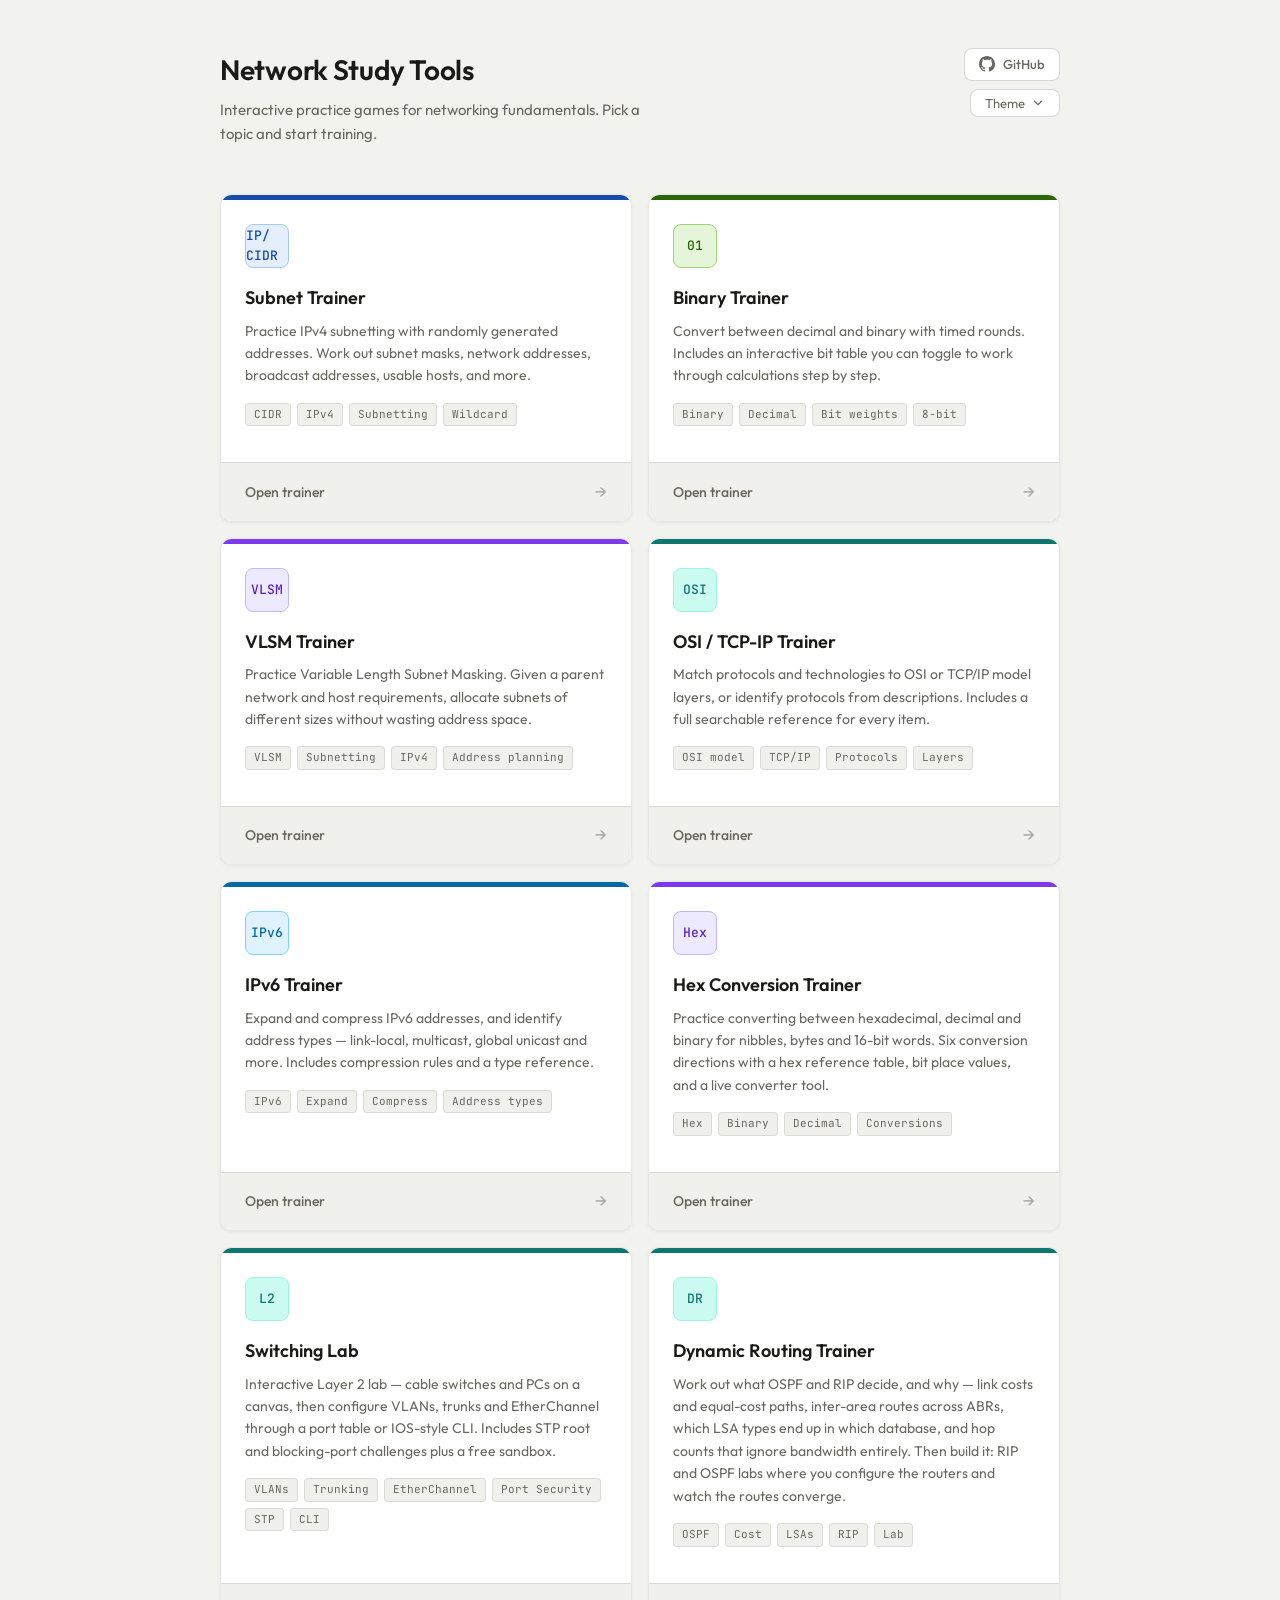
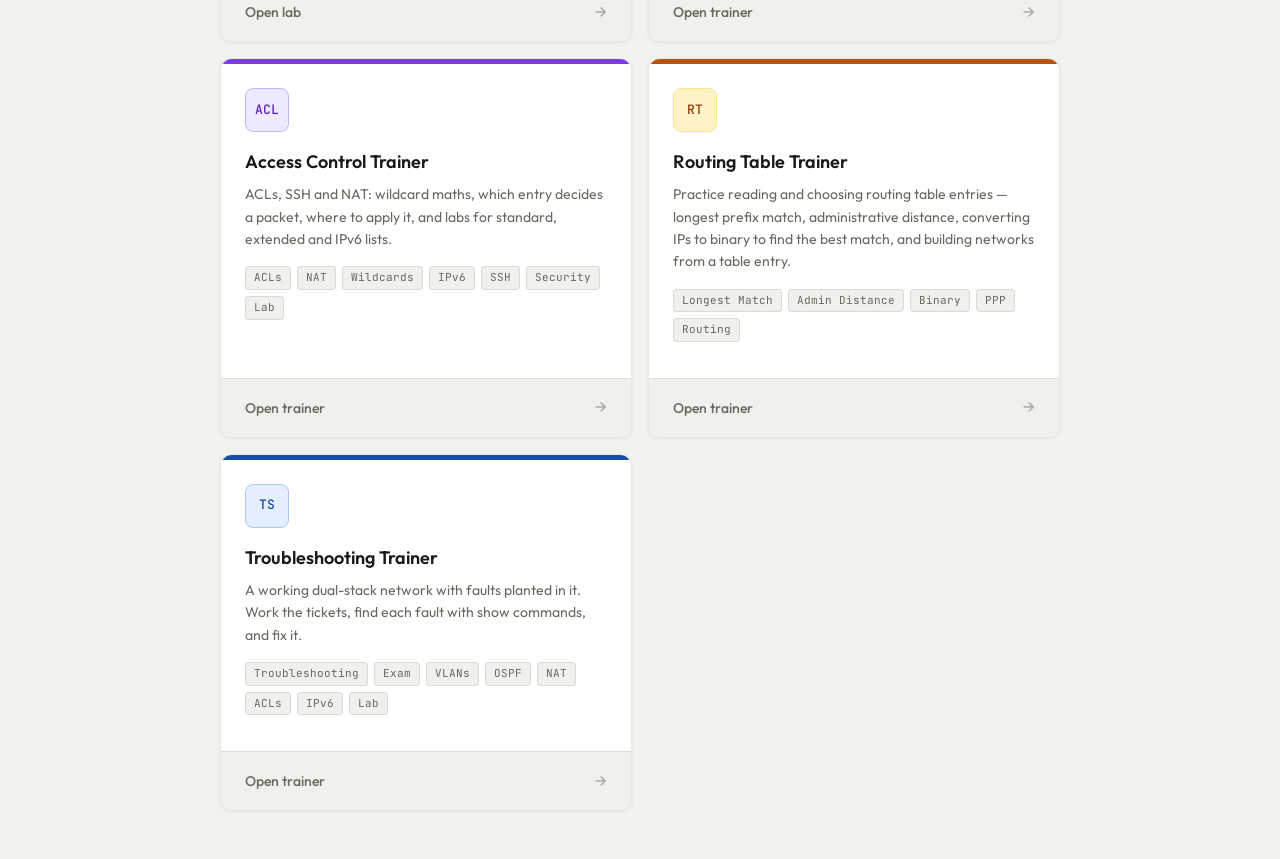
<file: index.html>
<!doctype html>
<html lang="en">
  <head>
    <meta charset="UTF-8" />
    <meta name="viewport" content="width=device-width, initial-scale=1.0" />
    <title>Network Study Tools</title>
    <link rel="stylesheet" href="styles.css" />
    <script src="theme.js"></script>
    <script src="custom-theme.js"></script>
  </head>
  <body class="index-page">
    <div class="wrap">
      <div class="site-header">
        <div>
          <div class="site-title">Network Study Tools</div>
          <div class="site-sub">
            Interactive practice games for networking fundamentals. Pick a topic
            and start training.
          </div>
        </div>
        <div class="hdr-right">
          <a
            class="gh-link"
            href="https://github.com/Josh9569/Networking_Essentials"
            target="_blank"
            rel="noopener"
            title="View source on GitHub"
          >
            <svg viewBox="0 0 16 16" fill="currentColor" aria-hidden="true">
              <path
                d="M8 0C3.58 0 0 3.58 0 8c0 3.54 2.29 6.53 5.47 7.59.4.07.55-.17.55-.38 0-.19-.01-.82-.01-1.49-2.01.37-2.53-.49-2.69-.94-.09-.23-.48-.94-.82-1.13-.28-.15-.68-.52-.01-.53.63-.01 1.08.58 1.23.82.72 1.21 1.87.87 2.33.66.07-.52.28-.87.51-1.07-1.78-.2-3.64-.89-3.64-3.95 0-.87.31-1.59.82-2.15-.08-.2-.36-1.02.08-2.12 0 0 .67-.21 2.2.82.64-.18 1.32-.27 2-.27s1.36.09 2 .27c1.53-1.04 2.2-.82 2.2-.82.44 1.1.16 1.92.08 2.12.51.56.82 1.27.82 2.15 0 3.07-1.87 3.75-3.65 3.95.29.25.54.73.54 1.48 0 1.07-.01 1.93-.01 2.2 0 .21.15.46.55.38A8.01 8.01 0 0 0 16 8c0-4.42-3.58-8-8-8z"
              />
            </svg>
            <span>GitHub</span>
          </a>
          <div id="theme-toggle-slot"></div>
        </div>
      </div>

      <div class="card-grid">
        <a href="subnet_trainer.html" class="game-card">
          <div class="card-accent blue"></div>
          <div class="card-body">
            <div class="card-icon blue">IP/&#8203;CIDR</div>
            <div class="card-title">Subnet Trainer</div>
            <div class="card-desc">
              Practice IPv4 subnetting with randomly generated addresses. Work
              out subnet masks, network addresses, broadcast addresses, usable
              hosts, and more.
            </div>
            <div class="card-tags">
              <span class="tag">CIDR</span>
              <span class="tag">IPv4</span>
              <span class="tag">Subnetting</span>
              <span class="tag">Wildcard</span>
            </div>
          </div>
          <div class="card-footer">
            <span class="play-label">Open trainer</span>
            <span class="play-arrow">&#8594;</span>
          </div>
        </a>

        <a href="binary_game.html" class="game-card">
          <div class="card-accent green"></div>
          <div class="card-body">
            <div class="card-icon green">01</div>
            <div class="card-title">Binary Trainer</div>
            <div class="card-desc">
              Convert between decimal and binary with timed rounds. Includes an
              interactive bit table you can toggle to work through calculations
              step by step.
            </div>
            <div class="card-tags">
              <span class="tag">Binary</span>
              <span class="tag">Decimal</span>
              <span class="tag">Bit weights</span>
              <span class="tag">8-bit</span>
            </div>
          </div>
          <div class="card-footer">
            <span class="play-label">Open trainer</span>
            <span class="play-arrow">&#8594;</span>
          </div>
        </a>

        <a href="vlsm_game.html" class="game-card">
          <div class="card-accent purple"></div>
          <div class="card-body">
            <div class="card-icon purple">VLSM</div>
            <div class="card-title">VLSM Trainer</div>
            <div class="card-desc">
              Practice Variable Length Subnet Masking. Given a parent network
              and host requirements, allocate subnets of different sizes without
              wasting address space.
            </div>
            <div class="card-tags">
              <span class="tag">VLSM</span>
              <span class="tag">Subnetting</span>
              <span class="tag">IPv4</span>
              <span class="tag">Address planning</span>
            </div>
          </div>
          <div class="card-footer">
            <span class="play-label">Open trainer</span>
            <span class="play-arrow">&#8594;</span>
          </div>
        </a>

        <a href="osi_game.html" class="game-card">
          <div class="card-accent teal"></div>
          <div class="card-body">
            <div class="card-icon teal">OSI</div>
            <div class="card-title">OSI / TCP-IP Trainer</div>
            <div class="card-desc">
              Match protocols and technologies to OSI or TCP/IP model layers, or
              identify protocols from descriptions. Includes a full searchable
              reference for every item.
            </div>
            <div class="card-tags">
              <span class="tag">OSI model</span>
              <span class="tag">TCP/IP</span>
              <span class="tag">Protocols</span>
              <span class="tag">Layers</span>
            </div>
          </div>
          <div class="card-footer">
            <span class="play-label">Open trainer</span>
            <span class="play-arrow">&#8594;</span>
          </div>
        </a>

        <a href="ipv6_game.html" class="game-card">
          <div class="card-accent sky"></div>
          <div class="card-body">
            <div class="card-icon sky">IPv6</div>
            <div class="card-title">IPv6 Trainer</div>
            <div class="card-desc">
              Expand and compress IPv6 addresses, and identify address types —
              link-local, multicast, global unicast and more. Includes
              compression rules and a type reference.
            </div>
            <div class="card-tags">
              <span class="tag">IPv6</span>
              <span class="tag">Expand</span>
              <span class="tag">Compress</span>
              <span class="tag">Address types</span>
            </div>
          </div>
          <div class="card-footer">
            <span class="play-label">Open trainer</span>
            <span class="play-arrow">&#8594;</span>
          </div>
        </a>

        <a href="hex_game.html" class="game-card">
          <div class="card-accent purple"></div>
          <div class="card-body">
            <div class="card-icon purple">Hex</div>
            <div class="card-title">Hex Conversion Trainer</div>
            <div class="card-desc">
              Practice converting between hexadecimal, decimal and binary for
              nibbles, bytes and 16-bit words. Six conversion directions with a
              hex reference table, bit place values, and a live converter tool.
            </div>
            <div class="card-tags">
              <span class="tag">Hex</span>
              <span class="tag">Binary</span>
              <span class="tag">Decimal</span>
              <span class="tag">Conversions</span>
            </div>
          </div>
          <div class="card-footer">
            <span class="play-label">Open trainer</span>
            <span class="play-arrow">&#8594;</span>
          </div>
        </a>

        <a href="switching_lab.html" class="game-card">
          <div class="card-accent teal"></div>
          <div class="card-body">
            <div class="card-icon teal">L2</div>
            <div class="card-title">Switching Lab</div>
            <div class="card-desc">
              Interactive Layer 2 lab — cable switches and PCs on a canvas, then
              configure VLANs, trunks and EtherChannel through a port table or
              IOS-style CLI. Includes STP root and blocking-port challenges plus
              a free sandbox.
            </div>
            <div class="card-tags">
              <span class="tag">VLANs</span>
              <span class="tag">Trunking</span>
              <span class="tag">EtherChannel</span>
              <span class="tag">Port Security</span>
              <span class="tag">STP</span>
              <span class="tag">CLI</span>
            </div>
          </div>
          <div class="card-footer">
            <span class="play-label">Open lab</span>
            <span class="play-arrow">&#8594;</span>
          </div>
        </a>

        <a href="dynamic_routing.html" class="game-card">
          <div class="card-accent teal"></div>
          <div class="card-body">
            <div class="card-icon teal">DR</div>
            <div class="card-title">Dynamic Routing Trainer</div>
            <div class="card-desc">
              Work out what OSPF and RIP decide, and why — link costs and
              equal-cost paths, inter-area routes across ABRs, which LSA types
              end up in which database, and hop counts that ignore bandwidth
              entirely. Then build it: RIP and OSPF labs where you configure the
              routers and watch the routes converge.
            </div>
            <div class="card-tags">
              <span class="tag">OSPF</span>
              <span class="tag">Cost</span>
              <span class="tag">LSAs</span>
              <span class="tag">RIP</span>
              <span class="tag">Lab</span>
            </div>
          </div>
          <div class="card-footer">
            <span class="play-label">Open trainer</span>
            <span class="play-arrow">&#8594;</span>
          </div>
        </a>

        <a href="access_control.html" class="game-card">
          <div class="card-accent purple"></div>
          <div class="card-body">
            <div class="card-icon purple">ACL</div>
            <div class="card-title">Access Control Trainer</div>
            <div class="card-desc">
              ACLs, SSH and NAT: wildcard maths, which entry decides a packet,
              where to apply it, and labs for standard, extended and IPv6 lists.
            </div>
            <div class="card-tags">
              <span class="tag">ACLs</span>
              <span class="tag">NAT</span>
              <span class="tag">Wildcards</span>
              <span class="tag">IPv6</span>
              <span class="tag">SSH</span>
              <span class="tag">Security</span>
              <span class="tag">Lab</span>
            </div>
          </div>
          <div class="card-footer">
            <span class="play-label">Open trainer</span>
            <span class="play-arrow">&#8594;</span>
          </div>
        </a>

        <a href="routing_game.html" class="game-card">
          <div class="card-accent amber"></div>
          <div class="card-body">
            <div class="card-icon amber">RT</div>
            <div class="card-title">Routing Table Trainer</div>
            <div class="card-desc">
              Practice reading and choosing routing table entries — longest
              prefix match, administrative distance, converting IPs to binary to
              find the best match, and building networks from a table entry.
            </div>
            <div class="card-tags">
              <span class="tag">Longest Match</span>
              <span class="tag">Admin Distance</span>
              <span class="tag">Binary</span>
              <span class="tag">PPP</span>
              <span class="tag">Routing</span>
            </div>
          </div>
          <div class="card-footer">
            <span class="play-label">Open trainer</span>
            <span class="play-arrow">&#8594;</span>
          </div>
        </a>

        <a href="troubleshooting.html" class="game-card">
          <div class="card-accent blue"></div>
          <div class="card-body">
            <div class="card-icon blue">TS</div>
            <div class="card-title">Troubleshooting Trainer</div>
            <div class="card-desc">
              A working dual-stack network with faults planted in it. Work the
              tickets, find each fault with show commands, and fix it.
            </div>
            <div class="card-tags">
              <span class="tag">Troubleshooting</span>
              <span class="tag">Exam</span>
              <span class="tag">VLANs</span>
              <span class="tag">OSPF</span>
              <span class="tag">NAT</span>
              <span class="tag">ACLs</span>
              <span class="tag">IPv6</span>
              <span class="tag">Lab</span>
            </div>
          </div>
          <div class="card-footer">
            <span class="play-label">Open trainer</span>
            <span class="play-arrow">&#8594;</span>
          </div>
        </a>
      </div>
    </div>
  </body>
</html>
</file>
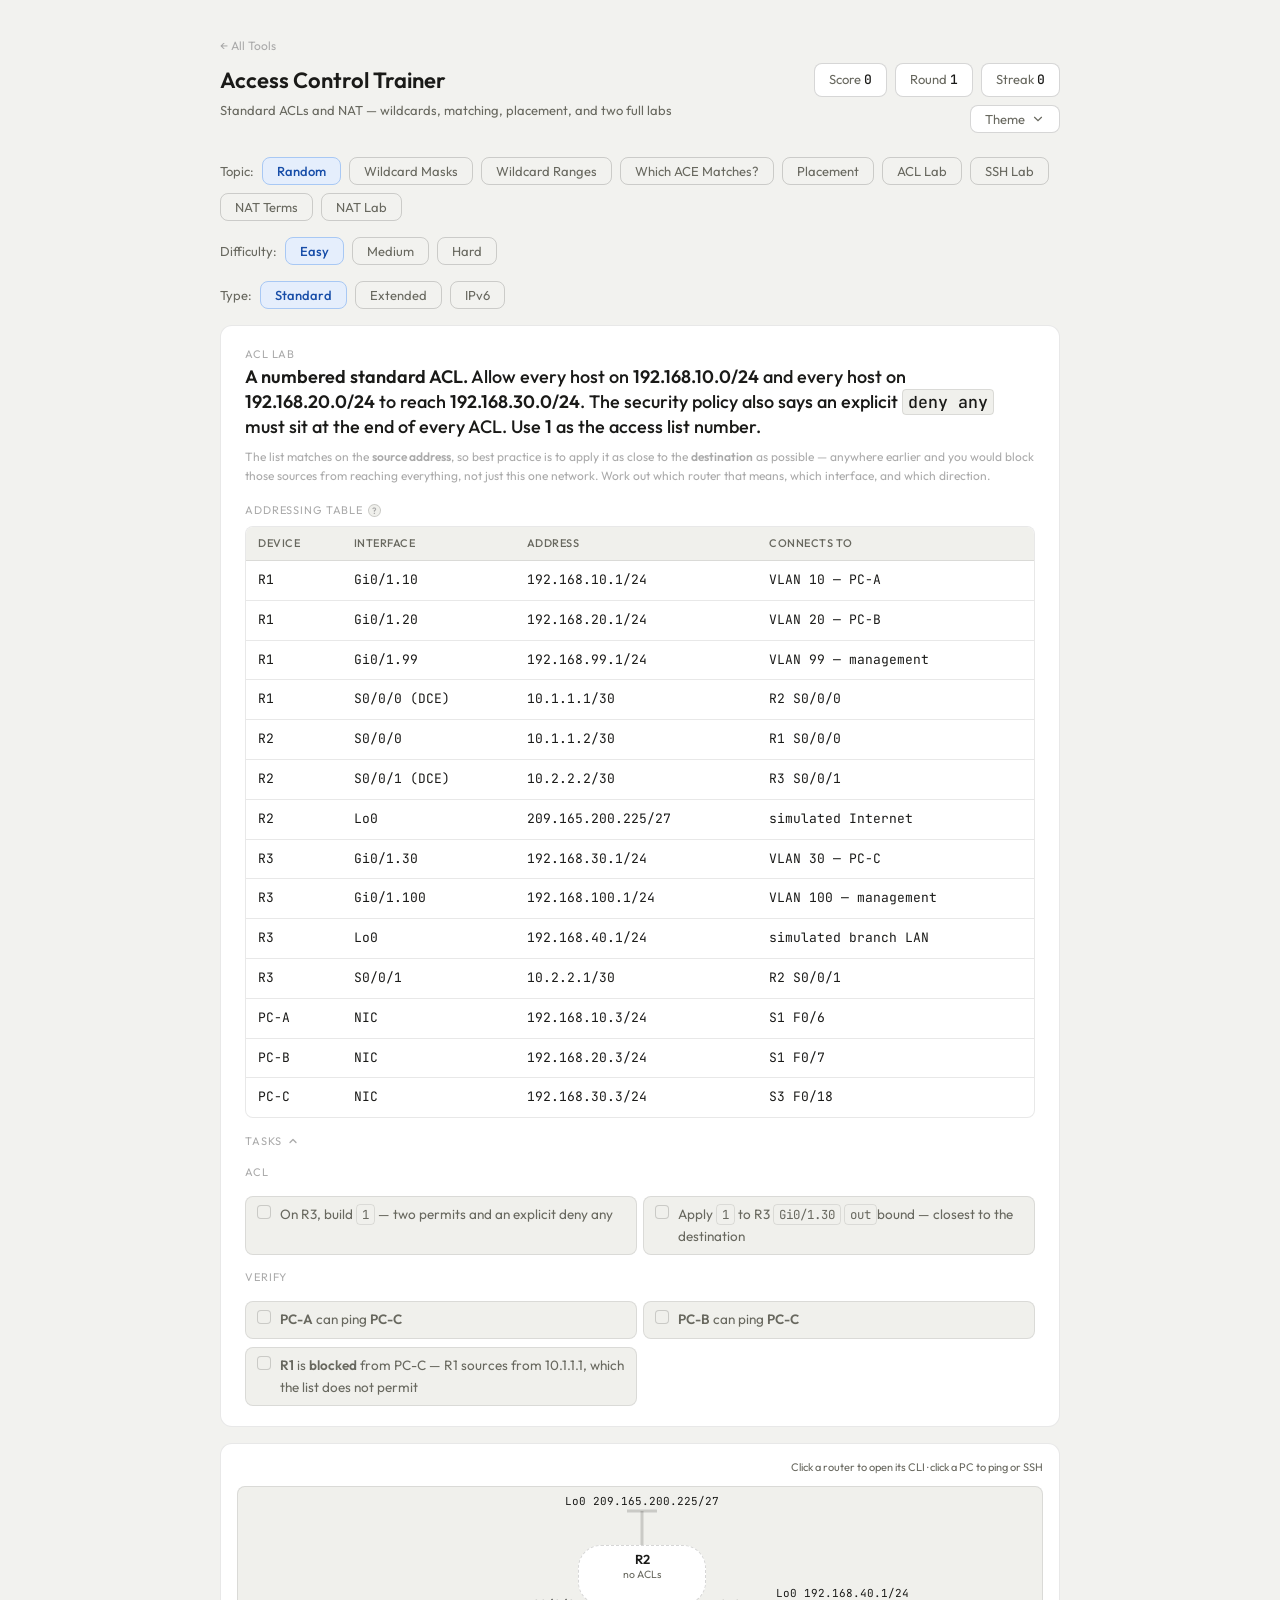
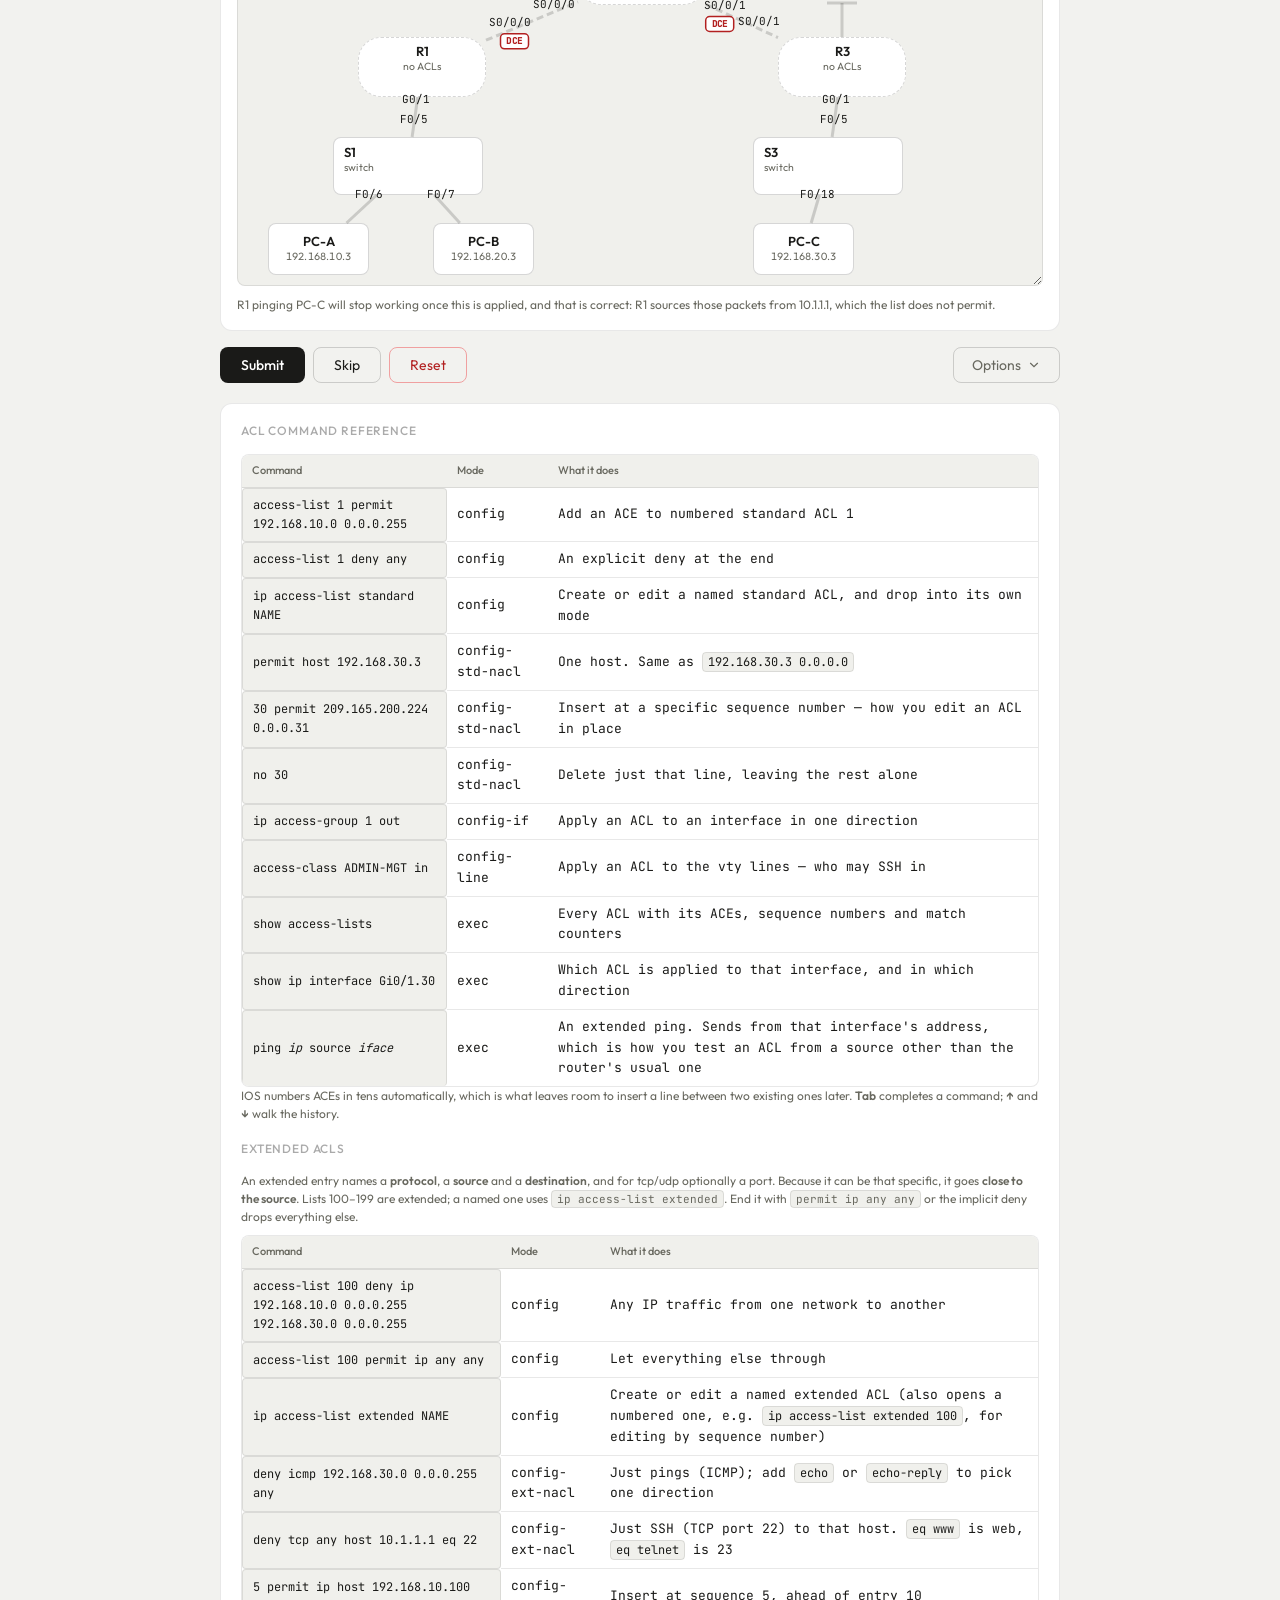
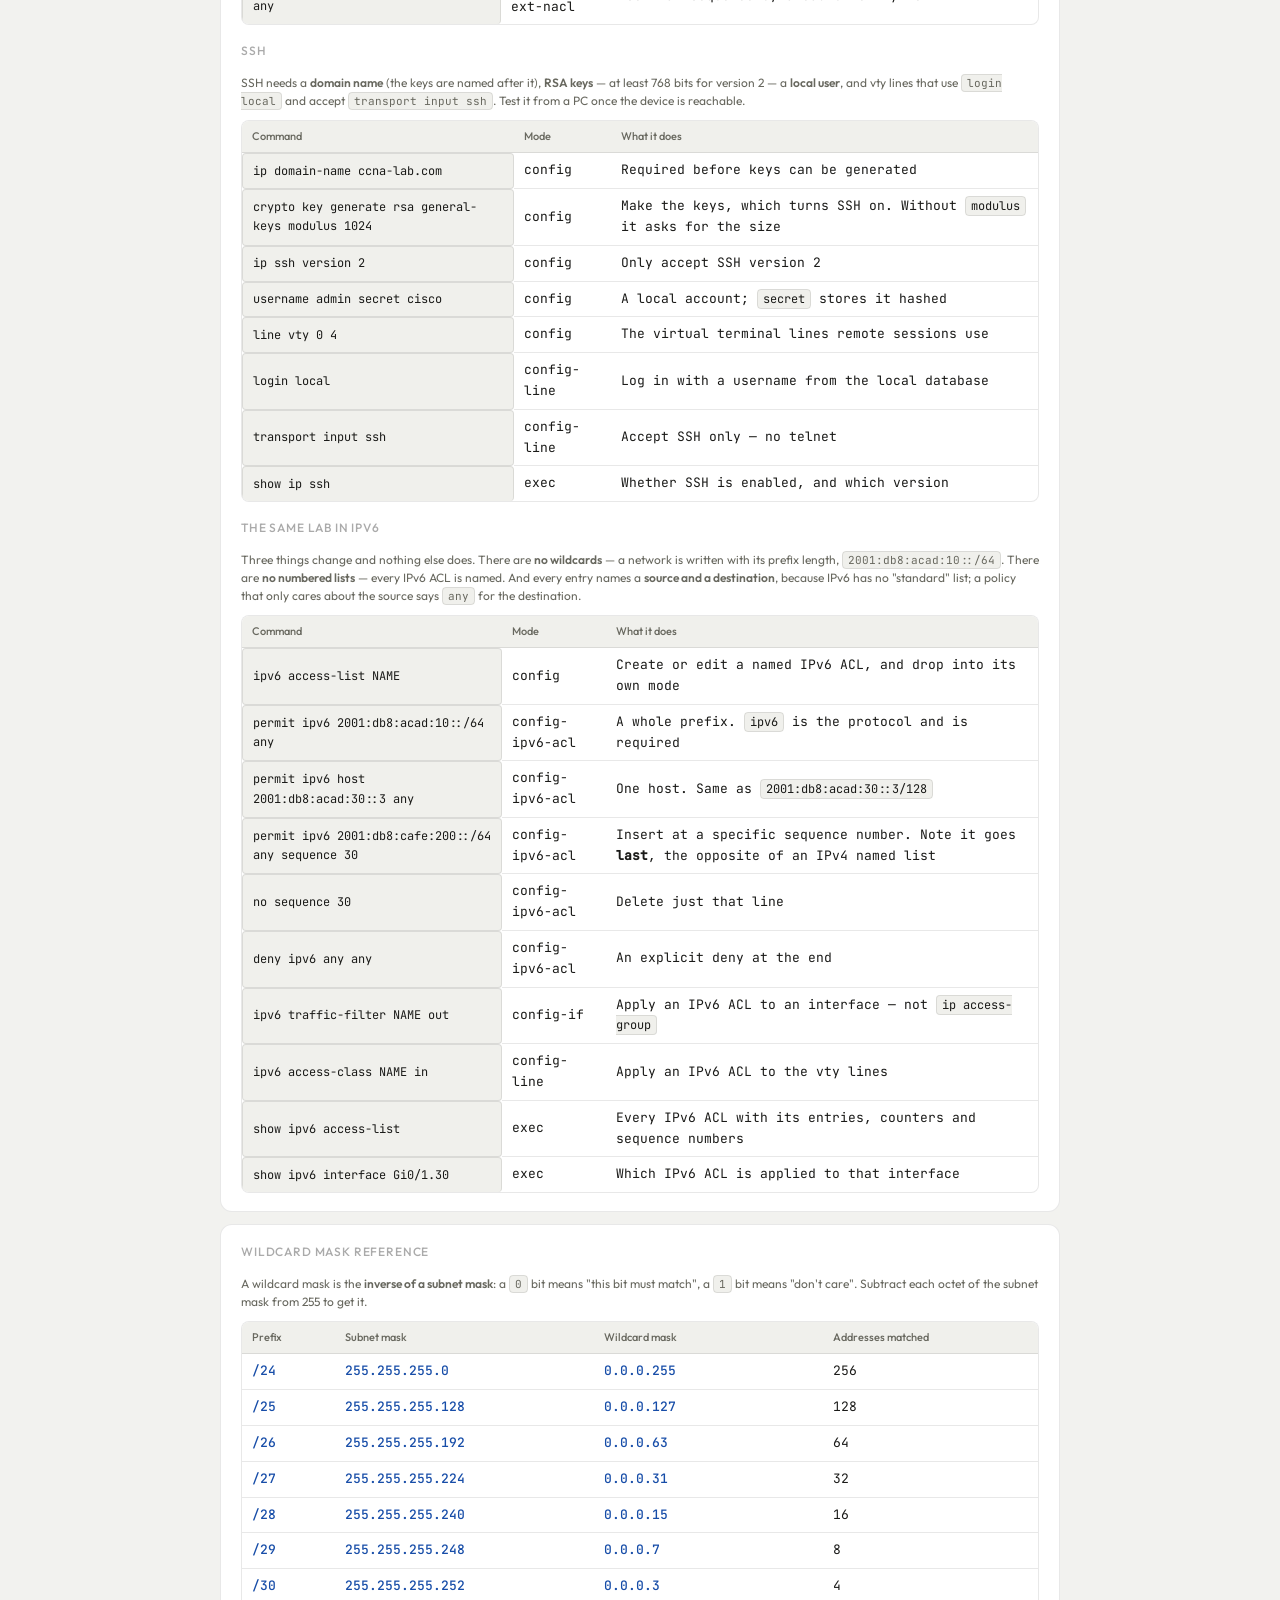
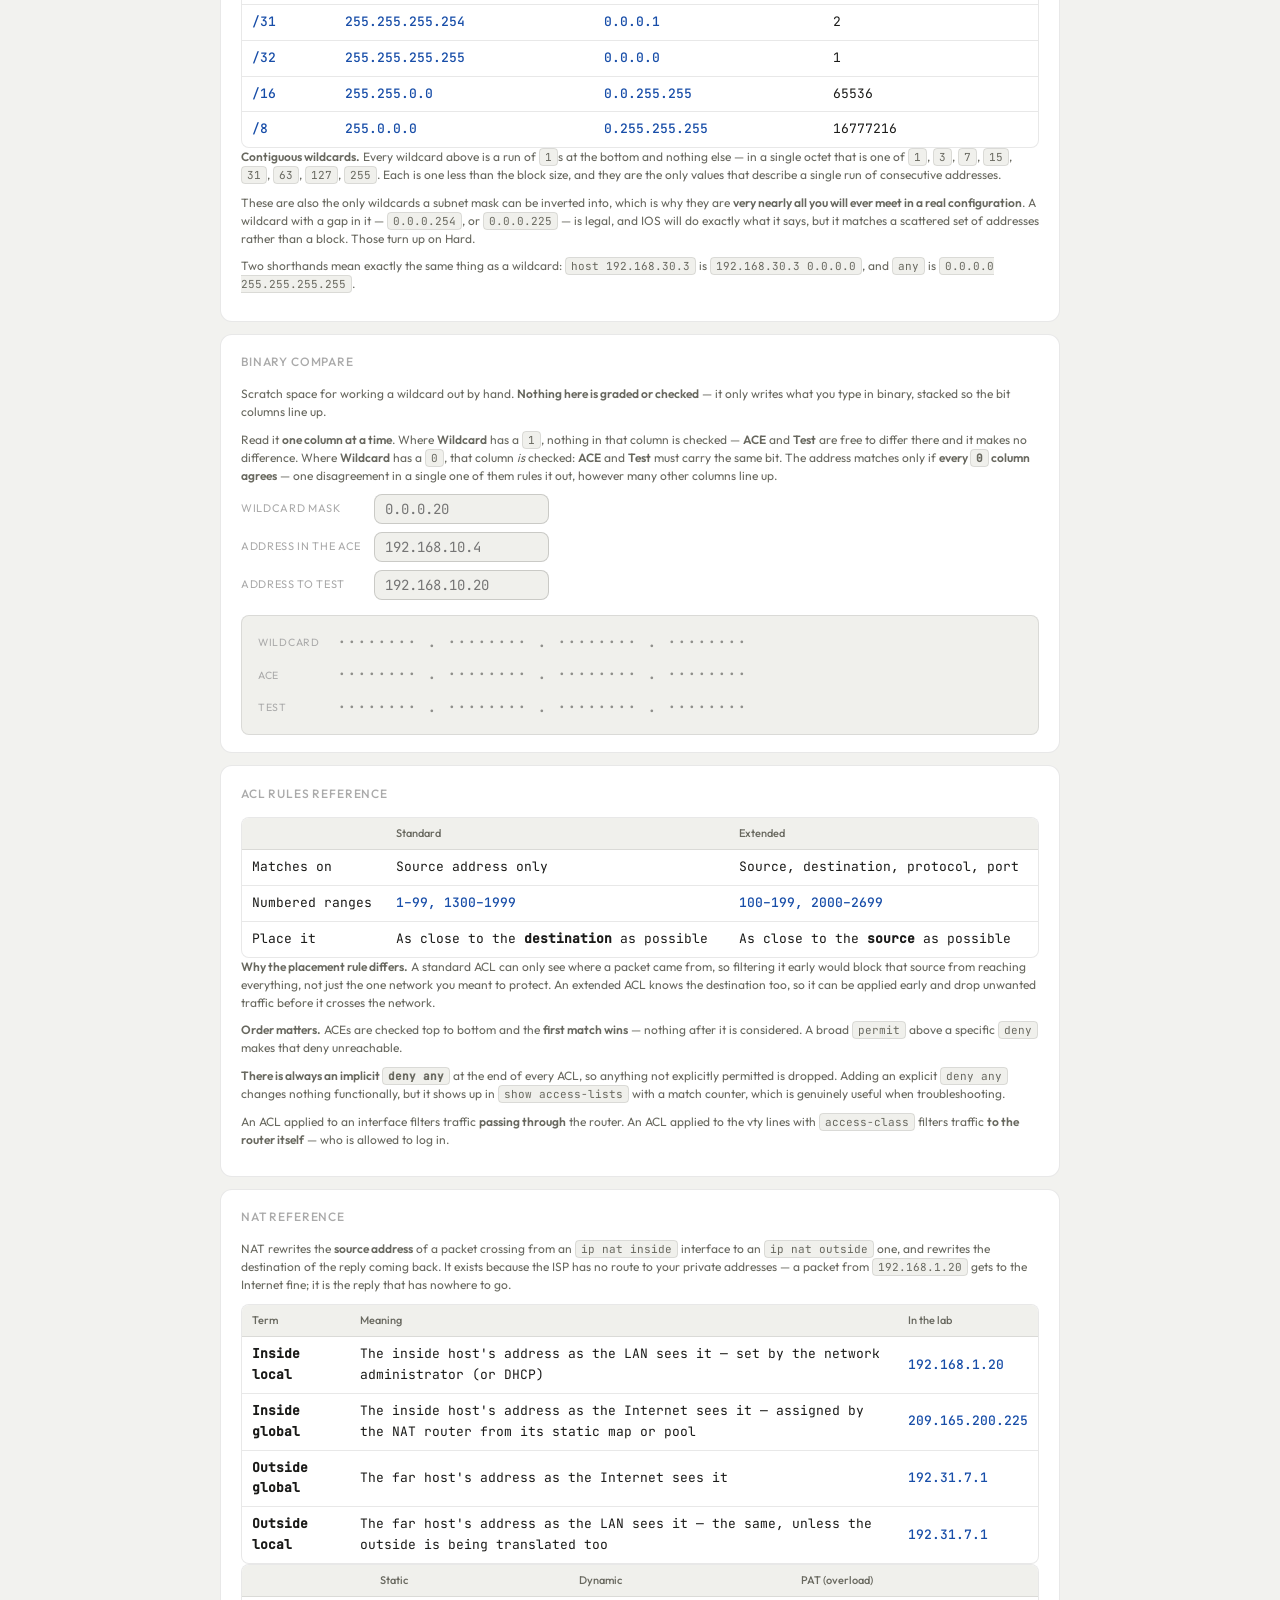
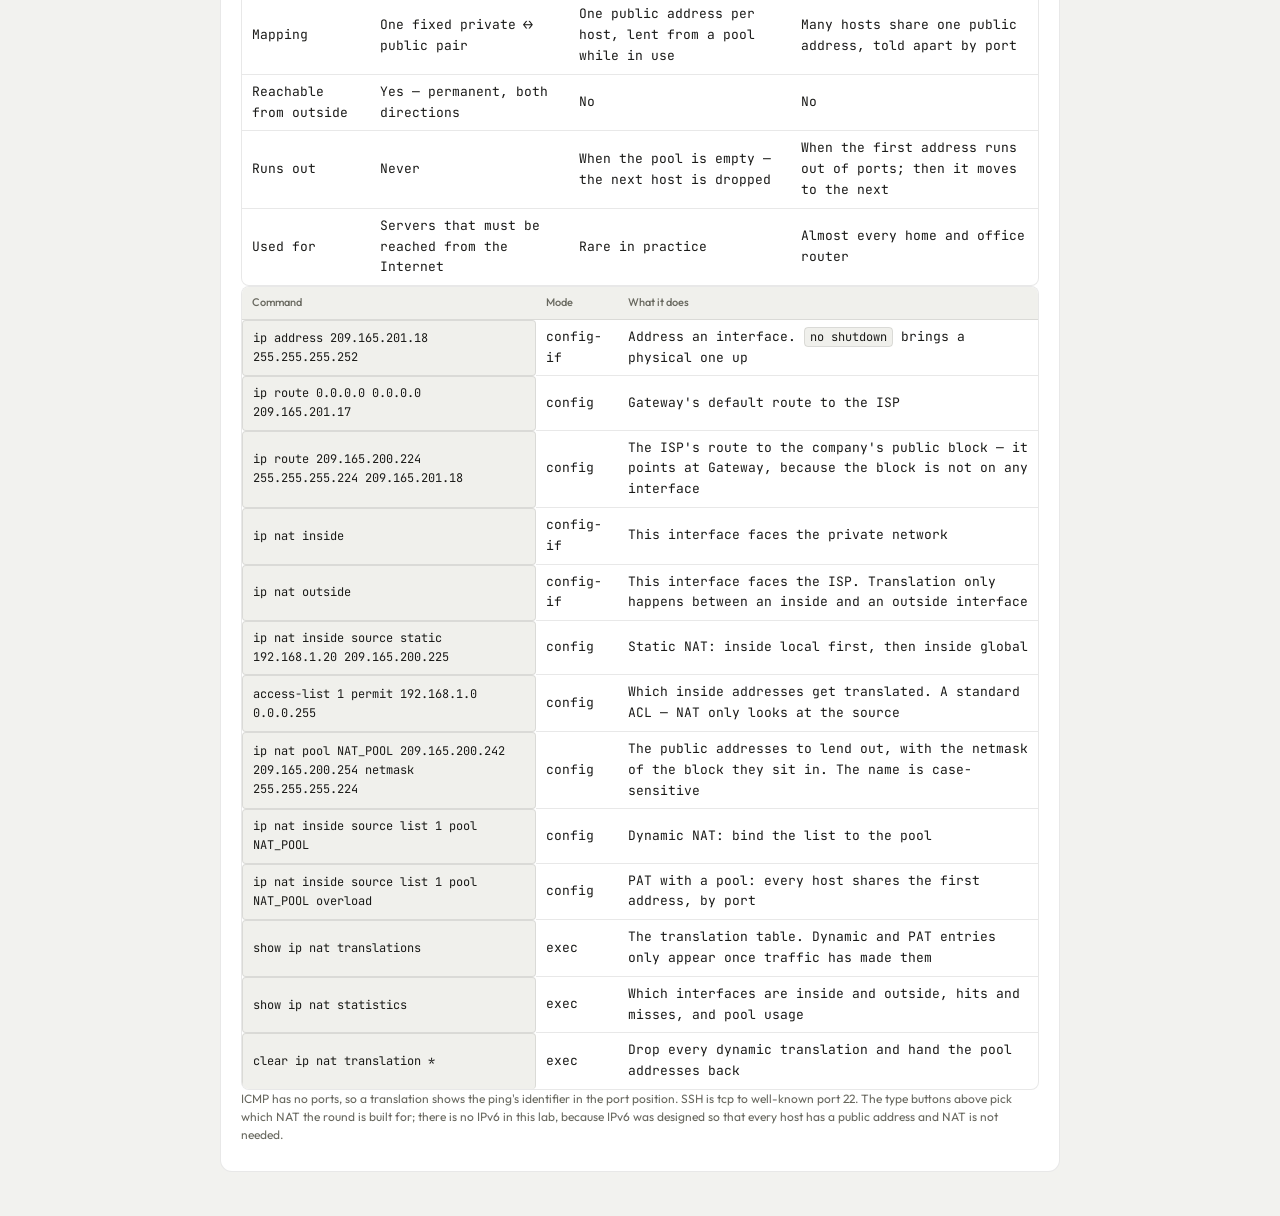
<file: access_control.html>
<!DOCTYPE html>
<html lang="en">
<head>
<meta charset="UTF-8">
<meta name="viewport" content="width=device-width, initial-scale=1.0">
<title>Access Control Trainer</title>
<link rel="stylesheet" href="styles.css">
<script src="theme.js"></script>
<script src="custom-theme.js"></script>
<script src="options.js"></script>
<script src="answer-keys.js"></script>
<script src="qcard-back.js"></script>
<script src="lab-shared.js"></script>
<script src="net-router.js"></script>
</head>
<body>
<div class="wrap">

  <a href="index.html" class="home-link">&#8592; All Tools</a>
  <div class="hdr">
    <div>
      <div class="hdr-title">Access Control Trainer</div>
      <div class="hdr-sub">Standard ACLs and NAT &mdash; wildcards, matching, placement, and two full labs</div>
    </div>
    <div class="hdr-right">
      <div class="chips">
        <div class="chip">Score <b id="sc">0</b></div>
        <div class="chip">Round <b id="rnd">1</b></div>
        <div class="chip">Streak <b id="str">0</b></div>
      </div>
      <div id="theme-toggle-slot"></div>
    </div>
  </div>

  <div class="cls-row">
    <span>Topic:</span>
    <button class="cbtn on" id="tb-rand" onclick="setTopic('rand',this)">Random</button>
    <button class="cbtn" id="tb-wild" onclick="setTopic('wild',this)">Wildcard Masks</button>
    <button class="cbtn" id="tb-range" onclick="setTopic('range',this)">Wildcard Ranges</button>
    <button class="cbtn" id="tb-match" onclick="setTopic('match',this)">Which ACE Matches?</button>
    <button class="cbtn" id="tb-place" onclick="setTopic('place',this)">Placement</button>
    <button class="cbtn" id="tb-lab" onclick="setTopic('lab',this)">ACL Lab</button>
    <button class="cbtn" id="tb-ssh" onclick="setTopic('ssh',this)">SSH Lab</button>
    <button class="cbtn" id="tb-terms" onclick="setTopic('terms',this)">NAT Terms</button>
    <button class="cbtn" id="tb-nat" onclick="setTopic('nat',this)">NAT Lab</button>
  </div>

  <div class="diff-row">
    <span>Difficulty:</span>
    <button class="cbtn on" id="db-easy" onclick="setDiff('easy',this)">Easy</button>
    <button class="cbtn" id="db-medium" onclick="setDiff('medium',this)">Medium</button>
    <button class="cbtn" id="db-hard" onclick="setDiff('hard',this)">Hard</button>
  </div>

  <div class="diff-row">
    <span id="vb-lbl">Family:</span>
    <button class="cbtn on" id="vb-a" onclick="setVer(0,this)">IPv4</button>
    <button class="cbtn" id="vb-b" onclick="setVer(1,this)">IPv6</button>
    <button class="cbtn" id="vb-c" onclick="setVer(2,this)" style="display:none">PAT</button>
  </div>

  <div class="qcard" id="qcard">
    <div class="qcard-hdr">
      <div class="qlbl" id="qlbl">ACL</div>
      <button type="button" class="qcard-pop-btn" id="qcard-pop-btn" title="Pop out instructions to a floating panel" aria-label="Pop out instructions to a floating panel" onclick="LabShared.toggleQcardPopout('qcard','qcard-pop-btn')">
        <svg viewBox="0 0 24 24"><path d="M11 4H4v16h7M15 8l-4 4 4 4"/></svg>
      </button>
    </div>
    <div class="q-prompt" id="qprompt">Loading&hellip;</div>
    <div class="ipdisp" id="qip" style="display:none"></div>
    <div id="qspec"></div>
    <div class="req-list two-col" id="req-list"></div>
  </div>

  <div class="fbanner" id="fb"></div>

  <div id="qbody"></div>

  <div class="actrow">
    <button class="btn btn-p" id="chkbtn" onclick="checkAll()">Submit</button>
    <button class="btn btn-s" id="revbtn" onclick="revealAll()">Skip</button>
    <button class="btn btn-s" id="nxtbtn" onclick="nextQ()" style="display:none">Next Question &#8594;</button>
    <button class="btn btn-d" id="rstbtn" onclick="resetGame()">Reset</button>

    <div class="opt-wrap">
      <button class="opt-btn" id="opt-btn" onclick="toggleOpts()">
        Options
        <svg viewBox="0 0 24 24"><polyline points="6 9 12 15 18 9"/></svg>
      </button>
      <div class="opt-menu" id="opt-menu">
        <div class="opt-section-label">Reference Tools</div>
        <label class="opt-row" onclick="toggleTool('wcref')">
          <span class="opt-row-label">Wildcard Mask Reference</span>
          <div class="tog"><input type="checkbox" id="tog-wcref" checked><span class="tog-track"></span></div>
        </label>
        <label class="opt-row" onclick="toggleTool('ncref')">
          <span class="opt-row-label">Non-Contiguous Wildcards</span>
          <div class="tog"><input type="checkbox" id="tog-ncref" checked><span class="tog-track"></span></div>
        </label>
        <label class="opt-row" onclick="toggleTool('aclref')">
          <span class="opt-row-label">ACL Rules Reference</span>
          <div class="tog"><input type="checkbox" id="tog-aclref" checked><span class="tog-track"></span></div>
        </label>
        <label class="opt-row" onclick="toggleTool('cmdref')">
          <span class="opt-row-label">ACL Command Reference</span>
          <div class="tog"><input type="checkbox" id="tog-cmdref" checked><span class="tog-track"></span></div>
        </label>
        <label class="opt-row" onclick="toggleTool('natref')">
          <span class="opt-row-label">NAT Reference</span>
          <div class="tog"><input type="checkbox" id="tog-natref" checked><span class="tog-track"></span></div>
        </label>
      </div>
    </div>
  </div>

  <div class="toolsec" id="toolsec">
    <div class="tool-block" id="t-wcref">
      <div class="tool-block-title">Wildcard Mask Reference</div>
      <p class="tool-note">A wildcard mask is the <strong>inverse of a subnet mask</strong>: a <span class="mono-inl">0</span> bit means "this bit must match", a <span class="mono-inl">1</span> bit means "don't care". Subtract each octet of the subnet mask from 255 to get it.</p>
      <table class="ref-table">
        <thead><tr><th>Prefix</th><th>Subnet mask</th><th>Wildcard mask</th><th>Addresses matched</th></tr></thead>
        <tbody>
          <tr><td class="cidr-col">/24</td><td class="cidr-col">255.255.255.0</td><td class="cidr-col">0.0.0.255</td><td>256</td></tr>
          <tr><td class="cidr-col">/25</td><td class="cidr-col">255.255.255.128</td><td class="cidr-col">0.0.0.127</td><td>128</td></tr>
          <tr><td class="cidr-col">/26</td><td class="cidr-col">255.255.255.192</td><td class="cidr-col">0.0.0.63</td><td>64</td></tr>
          <tr><td class="cidr-col">/27</td><td class="cidr-col">255.255.255.224</td><td class="cidr-col">0.0.0.31</td><td>32</td></tr>
          <tr><td class="cidr-col">/28</td><td class="cidr-col">255.255.255.240</td><td class="cidr-col">0.0.0.15</td><td>16</td></tr>
          <tr><td class="cidr-col">/29</td><td class="cidr-col">255.255.255.248</td><td class="cidr-col">0.0.0.7</td><td>8</td></tr>
          <tr><td class="cidr-col">/30</td><td class="cidr-col">255.255.255.252</td><td class="cidr-col">0.0.0.3</td><td>4</td></tr>
          <tr><td class="cidr-col">/31</td><td class="cidr-col">255.255.255.254</td><td class="cidr-col">0.0.0.1</td><td>2</td></tr>
          <tr><td class="cidr-col">/32</td><td class="cidr-col">255.255.255.255</td><td class="cidr-col">0.0.0.0</td><td>1</td></tr>
          <tr><td class="cidr-col">/16</td><td class="cidr-col">255.255.0.0</td><td class="cidr-col">0.0.255.255</td><td>65536</td></tr>
          <tr><td class="cidr-col">/8</td><td class="cidr-col">255.0.0.0</td><td class="cidr-col">0.255.255.255</td><td>16777216</td></tr>
        </tbody>
      </table>
      <p class="tool-note"><strong>Contiguous wildcards.</strong> Every wildcard above is a run of <span class="mono-inl">1</span>s at the bottom and nothing else &mdash; in a single octet that is one of <span class="mono-inl">1</span>, <span class="mono-inl">3</span>, <span class="mono-inl">7</span>, <span class="mono-inl">15</span>, <span class="mono-inl">31</span>, <span class="mono-inl">63</span>, <span class="mono-inl">127</span>, <span class="mono-inl">255</span>. Each is one less than the block size, and they are the only values that describe a single run of consecutive addresses.</p>
      <p class="tool-note">These are also the only wildcards a subnet mask can be inverted into, which is why they are <strong>very nearly all you will ever meet in a real configuration</strong>. A wildcard with a gap in it &mdash; <span class="mono-inl">0.0.0.254</span>, or <span class="mono-inl">0.0.0.225</span> &mdash; is legal, and IOS will do exactly what it says, but it matches a scattered set of addresses rather than a block. Those turn up on Hard.</p>
      <p class="tool-note">Two shorthands mean exactly the same thing as a wildcard: <span class="mono-inl">host 192.168.30.3</span> is <span class="mono-inl">192.168.30.3 0.0.0.0</span>, and <span class="mono-inl">any</span> is <span class="mono-inl">0.0.0.0 255.255.255.255</span>.</p>
    </div>

    <div class="tool-block" id="t-ncref">
      <div class="tool-block-title">Binary Compare</div>
      <p class="tool-note">Scratch space for working a wildcard out by hand. <strong>Nothing here is graded or checked</strong> &mdash; it only writes what you type in binary, stacked so the bit columns line up.</p>
      <p class="tool-note">Read it <strong>one column at a time</strong>. Where <b>Wildcard</b> has a <span class="mono-inl">1</span>, nothing in that column is checked &mdash; <b>ACE</b> and <b>Test</b> are free to differ there and it makes no difference. Where <b>Wildcard</b> has a <span class="mono-inl">0</span>, that column <em>is</em> checked: <b>ACE</b> and <b>Test</b> must carry the same bit. The address matches only if <strong>every <span class="mono-inl">0</span> column agrees</strong> &mdash; one disagreement in a single one of them rules it out, however many other columns line up.</p>
      <div class="nc-inputs">
        <span class="pc-form-lbl">Wildcard mask</span>
        <input class="custom-ip-inp" id="nc-wc" placeholder="0.0.0.20" autocomplete="off" spellcheck="false" oninput="ncCalc()">
        <span class="pc-form-lbl">Address in the ACE</span>
        <input class="custom-ip-inp" id="nc-a" placeholder="192.168.10.4" autocomplete="off" spellcheck="false" oninput="ncCalc()">
        <span class="pc-form-lbl">Address to test</span>
        <input class="custom-ip-inp" id="nc-b" placeholder="192.168.10.20" autocomplete="off" spellcheck="false" oninput="ncCalc()">
      </div>
      <div class="cli-block nc-cmp">
        <span class="nc-lbl">Wildcard</span><span id="nc-wc-bin"></span>
        <span class="nc-lbl">ACE</span><span id="nc-a-bin"></span>
        <span class="nc-lbl">Test</span><span id="nc-b-bin"></span>
      </div>
    </div>

    <div class="tool-block" id="t-aclref">
      <div class="tool-block-title">ACL Rules Reference</div>
      <table class="ref-table">
        <thead><tr><th></th><th>Standard</th><th>Extended</th></tr></thead>
        <tbody>
          <tr><td>Matches on</td><td>Source address only</td><td>Source, destination, protocol, port</td></tr>
          <tr><td>Numbered ranges</td><td class="cidr-col">1&ndash;99, 1300&ndash;1999</td><td class="cidr-col">100&ndash;199, 2000&ndash;2699</td></tr>
          <tr><td>Place it</td><td>As close to the <strong>destination</strong> as possible</td><td>As close to the <strong>source</strong> as possible</td></tr>
        </tbody>
      </table>
      <p class="tool-note"><strong>Why the placement rule differs.</strong> A standard ACL can only see where a packet came from, so filtering it early would block that source from reaching everything, not just the one network you meant to protect. An extended ACL knows the destination too, so it can be applied early and drop unwanted traffic before it crosses the network.</p>
      <p class="tool-note"><strong>Order matters.</strong> ACEs are checked top to bottom and the <strong>first match wins</strong> &mdash; nothing after it is considered. A broad <span class="mono-inl">permit</span> above a specific <span class="mono-inl">deny</span> makes that deny unreachable.</p>
      <p class="tool-note"><strong>There is always an implicit <span class="mono-inl">deny any</span></strong> at the end of every ACL, so anything not explicitly permitted is dropped. Adding an explicit <span class="mono-inl">deny any</span> changes nothing functionally, but it shows up in <span class="mono-inl">show access-lists</span> with a match counter, which is genuinely useful when troubleshooting.</p>
      <p class="tool-note">An ACL applied to an interface filters traffic <strong>passing through</strong> the router. An ACL applied to the vty lines with <span class="mono-inl">access-class</span> filters traffic <strong>to the router itself</strong> &mdash; who is allowed to log in.</p>
    </div>

    <div class="tool-block" id="t-cmdref">
      <div class="tool-block-title">ACL Command Reference</div>
      <table class="ref-table">
        <thead><tr><th>Command</th><th>Mode</th><th>What it does</th></tr></thead>
        <tbody>
          <tr><td class="mono-inl">access-list 1 permit 192.168.10.0 0.0.0.255</td><td>config</td><td>Add an ACE to numbered standard ACL 1</td></tr>
          <tr><td class="mono-inl">access-list 1 deny any</td><td>config</td><td>An explicit deny at the end</td></tr>
          <tr><td class="mono-inl">ip access-list standard NAME</td><td>config</td><td>Create or edit a named standard ACL, and drop into its own mode</td></tr>
          <tr><td class="mono-inl">permit host 192.168.30.3</td><td>config-std-nacl</td><td>One host. Same as <span class="mono-inl">192.168.30.3 0.0.0.0</span></td></tr>
          <tr><td class="mono-inl">30 permit 209.165.200.224 0.0.0.31</td><td>config-std-nacl</td><td>Insert at a specific sequence number &mdash; how you edit an ACL in place</td></tr>
          <tr><td class="mono-inl">no 30</td><td>config-std-nacl</td><td>Delete just that line, leaving the rest alone</td></tr>
          <tr><td class="mono-inl">ip access-group 1 out</td><td>config-if</td><td>Apply an ACL to an interface in one direction</td></tr>
          <tr><td class="mono-inl">access-class ADMIN-MGT in</td><td>config-line</td><td>Apply an ACL to the vty lines &mdash; who may SSH in</td></tr>
          <tr><td class="mono-inl">show access-lists</td><td>exec</td><td>Every ACL with its ACEs, sequence numbers and match counters</td></tr>
          <tr><td class="mono-inl">show ip interface Gi0/1.30</td><td>exec</td><td>Which ACL is applied to that interface, and in which direction</td></tr>
          <tr><td class="mono-inl">ping <em>ip</em> source <em>iface</em></td><td>exec</td><td>An extended ping. Sends from that interface's address, which is how you test an ACL from a source other than the router's usual one</td></tr>
        </tbody>
      </table>
      <p class="tool-note">IOS numbers ACEs in tens automatically, which is what leaves room to insert a line between two existing ones later. <strong>Tab</strong> completes a command; <strong>&uarr;</strong> and <strong>&darr;</strong> walk the history.</p>
      <div class="tool-block-title" style="margin-top:1rem">Extended ACLs</div>
      <p class="tool-note">An extended entry names a <strong>protocol</strong>, a <strong>source</strong> and a <strong>destination</strong>, and for tcp/udp optionally a port. Because it can be that specific, it goes <strong>close to the source</strong>. Lists 100&ndash;199 are extended; a named one uses <span class="mono-inl">ip access-list extended</span>. End it with <span class="mono-inl">permit ip any any</span> or the implicit deny drops everything else.</p>
      <table class="ref-table">
        <thead><tr><th>Command</th><th>Mode</th><th>What it does</th></tr></thead>
        <tbody>
          <tr><td class="mono-inl">access-list 100 deny ip 192.168.10.0 0.0.0.255 192.168.30.0 0.0.0.255</td><td>config</td><td>Any IP traffic from one network to another</td></tr>
          <tr><td class="mono-inl">access-list 100 permit ip any any</td><td>config</td><td>Let everything else through</td></tr>
          <tr><td class="mono-inl">ip access-list extended NAME</td><td>config</td><td>Create or edit a named extended ACL (also opens a numbered one, e.g. <span class="mono-inl">ip access-list extended 100</span>, for editing by sequence number)</td></tr>
          <tr><td class="mono-inl">deny icmp 192.168.30.0 0.0.0.255 any</td><td>config-ext-nacl</td><td>Just pings (ICMP); add <span class="mono-inl">echo</span> or <span class="mono-inl">echo-reply</span> to pick one direction</td></tr>
          <tr><td class="mono-inl">deny tcp any host 10.1.1.1 eq 22</td><td>config-ext-nacl</td><td>Just SSH (TCP port 22) to that host. <span class="mono-inl">eq www</span> is web, <span class="mono-inl">eq telnet</span> is 23</td></tr>
          <tr><td class="mono-inl">5 permit ip host 192.168.10.100 any</td><td>config-ext-nacl</td><td>Insert at sequence 5, ahead of entry 10</td></tr>
        </tbody>
      </table>
      <div class="tool-block-title" style="margin-top:1rem">SSH</div>
      <p class="tool-note">SSH needs a <strong>domain name</strong> (the keys are named after it), <strong>RSA keys</strong> &mdash; at least 768 bits for version 2 &mdash; a <strong>local user</strong>, and vty lines that use <span class="mono-inl">login local</span> and accept <span class="mono-inl">transport input ssh</span>. Test it from a PC once the device is reachable.</p>
      <table class="ref-table">
        <thead><tr><th>Command</th><th>Mode</th><th>What it does</th></tr></thead>
        <tbody>
          <tr><td class="mono-inl">ip domain-name ccna-lab.com</td><td>config</td><td>Required before keys can be generated</td></tr>
          <tr><td class="mono-inl">crypto key generate rsa general-keys modulus 1024</td><td>config</td><td>Make the keys, which turns SSH on. Without <span class="mono-inl">modulus</span> it asks for the size</td></tr>
          <tr><td class="mono-inl">ip ssh version 2</td><td>config</td><td>Only accept SSH version 2</td></tr>
          <tr><td class="mono-inl">username admin secret cisco</td><td>config</td><td>A local account; <span class="mono-inl">secret</span> stores it hashed</td></tr>
          <tr><td class="mono-inl">line vty 0 4</td><td>config</td><td>The virtual terminal lines remote sessions use</td></tr>
          <tr><td class="mono-inl">login local</td><td>config-line</td><td>Log in with a username from the local database</td></tr>
          <tr><td class="mono-inl">transport input ssh</td><td>config-line</td><td>Accept SSH only &mdash; no telnet</td></tr>
          <tr><td class="mono-inl">show ip ssh</td><td>exec</td><td>Whether SSH is enabled, and which version</td></tr>
        </tbody>
      </table>
      <div class="tool-block-title" style="margin-top:1rem">The same lab in IPv6</div>
      <p class="tool-note">Three things change and nothing else does. There are <strong>no wildcards</strong> &mdash; a network is written with its prefix length, <span class="mono-inl">2001:db8:acad:10::/64</span>. There are <strong>no numbered lists</strong> &mdash; every IPv6 ACL is named. And every entry names a <strong>source and a destination</strong>, because IPv6 has no "standard" list; a policy that only cares about the source says <span class="mono-inl">any</span> for the destination.</p>
      <table class="ref-table">
        <thead><tr><th>Command</th><th>Mode</th><th>What it does</th></tr></thead>
        <tbody>
          <tr><td class="mono-inl">ipv6 access-list NAME</td><td>config</td><td>Create or edit a named IPv6 ACL, and drop into its own mode</td></tr>
          <tr><td class="mono-inl">permit ipv6 2001:db8:acad:10::/64 any</td><td>config-ipv6-acl</td><td>A whole prefix. <span class="mono-inl">ipv6</span> is the protocol and is required</td></tr>
          <tr><td class="mono-inl">permit ipv6 host 2001:db8:acad:30::3 any</td><td>config-ipv6-acl</td><td>One host. Same as <span class="mono-inl">2001:db8:acad:30::3/128</span></td></tr>
          <tr><td class="mono-inl">permit ipv6 2001:db8:cafe:200::/64 any sequence 30</td><td>config-ipv6-acl</td><td>Insert at a specific sequence number. Note it goes <strong>last</strong>, the opposite of an IPv4 named list</td></tr>
          <tr><td class="mono-inl">no sequence 30</td><td>config-ipv6-acl</td><td>Delete just that line</td></tr>
          <tr><td class="mono-inl">deny ipv6 any any</td><td>config-ipv6-acl</td><td>An explicit deny at the end</td></tr>
          <tr><td class="mono-inl">ipv6 traffic-filter NAME out</td><td>config-if</td><td>Apply an IPv6 ACL to an interface &mdash; not <span class="mono-inl">ip access-group</span></td></tr>
          <tr><td class="mono-inl">ipv6 access-class NAME in</td><td>config-line</td><td>Apply an IPv6 ACL to the vty lines</td></tr>
          <tr><td class="mono-inl">show ipv6 access-list</td><td>exec</td><td>Every IPv6 ACL with its entries, counters and sequence numbers</td></tr>
          <tr><td class="mono-inl">show ipv6 interface Gi0/1.30</td><td>exec</td><td>Which IPv6 ACL is applied to that interface</td></tr>
        </tbody>
      </table>
    </div>

    <div class="tool-block" id="t-natref">
      <div class="tool-block-title">NAT Reference</div>
      <p class="tool-note">NAT rewrites the <strong>source address</strong> of a packet crossing from an <span class="mono-inl">ip nat inside</span> interface to an <span class="mono-inl">ip nat outside</span> one, and rewrites the destination of the reply coming back. It exists because the ISP has no route to your private addresses &mdash; a packet from <span class="mono-inl">192.168.1.20</span> gets to the Internet fine; it is the reply that has nowhere to go.</p>
      <table class="ref-table">
        <thead><tr><th>Term</th><th>Meaning</th><th>In the lab</th></tr></thead>
        <tbody>
          <tr><td><strong>Inside local</strong></td><td>The inside host's address as the LAN sees it &mdash; set by the network administrator (or DHCP)</td><td class="cidr-col">192.168.1.20</td></tr>
          <tr><td><strong>Inside global</strong></td><td>The inside host's address as the Internet sees it &mdash; assigned by the NAT router from its static map or pool</td><td class="cidr-col">209.165.200.225</td></tr>
          <tr><td><strong>Outside global</strong></td><td>The far host's address as the Internet sees it</td><td class="cidr-col">192.31.7.1</td></tr>
          <tr><td><strong>Outside local</strong></td><td>The far host's address as the LAN sees it &mdash; the same, unless the outside is being translated too</td><td class="cidr-col">192.31.7.1</td></tr>
        </tbody>
      </table>
      <table class="ref-table">
        <thead><tr><th></th><th>Static</th><th>Dynamic</th><th>PAT (overload)</th></tr></thead>
        <tbody>
          <tr><td>Mapping</td><td>One fixed private &harr; public pair</td><td>One public address per host, lent from a pool while in use</td><td>Many hosts share one public address, told apart by port</td></tr>
          <tr><td>Reachable from outside</td><td>Yes &mdash; permanent, both directions</td><td>No</td><td>No</td></tr>
          <tr><td>Runs out</td><td>Never</td><td>When the pool is empty &mdash; the next host is dropped</td><td>When the first address runs out of ports; then it moves to the next</td></tr>
          <tr><td>Used for</td><td>Servers that must be reached from the Internet</td><td>Rare in practice</td><td>Almost every home and office router</td></tr>
        </tbody>
      </table>
      <table class="ref-table">
        <thead><tr><th>Command</th><th>Mode</th><th>What it does</th></tr></thead>
        <tbody>
          <tr><td class="mono-inl">ip address 209.165.201.18 255.255.255.252</td><td>config-if</td><td>Address an interface. <span class="mono-inl">no shutdown</span> brings a physical one up</td></tr>
          <tr><td class="mono-inl">ip route 0.0.0.0 0.0.0.0 209.165.201.17</td><td>config</td><td>Gateway's default route to the ISP</td></tr>
          <tr><td class="mono-inl">ip route 209.165.200.224 255.255.255.224 209.165.201.18</td><td>config</td><td>The ISP's route to the company's public block &mdash; it points at Gateway, because the block is not on any interface</td></tr>
          <tr><td class="mono-inl">ip nat inside</td><td>config-if</td><td>This interface faces the private network</td></tr>
          <tr><td class="mono-inl">ip nat outside</td><td>config-if</td><td>This interface faces the ISP. Translation only happens between an inside and an outside interface</td></tr>
          <tr><td class="mono-inl">ip nat inside source static 192.168.1.20 209.165.200.225</td><td>config</td><td>Static NAT: inside local first, then inside global</td></tr>
          <tr><td class="mono-inl">access-list 1 permit 192.168.1.0 0.0.0.255</td><td>config</td><td>Which inside addresses get translated. A standard ACL &mdash; NAT only looks at the source</td></tr>
          <tr><td class="mono-inl">ip nat pool NAT_POOL 209.165.200.242 209.165.200.254 netmask 255.255.255.224</td><td>config</td><td>The public addresses to lend out, with the netmask of the block they sit in. The name is case-sensitive</td></tr>
          <tr><td class="mono-inl">ip nat inside source list 1 pool NAT_POOL</td><td>config</td><td>Dynamic NAT: bind the list to the pool</td></tr>
          <tr><td class="mono-inl">ip nat inside source list 1 pool NAT_POOL overload</td><td>config</td><td>PAT with a pool: every host shares the first address, by port</td></tr>
          <tr><td class="mono-inl">show ip nat translations</td><td>exec</td><td>The translation table. Dynamic and PAT entries only appear once traffic has made them</td></tr>
          <tr><td class="mono-inl">show ip nat statistics</td><td>exec</td><td>Which interfaces are inside and outside, hits and misses, and pool usage</td></tr>
          <tr><td class="mono-inl">clear ip nat translation *</td><td>exec</td><td>Drop every dynamic translation and hand the pool addresses back</td></tr>
        </tbody>
      </table>
      <p class="tool-note">ICMP has no ports, so a translation shows the ping's identifier in the port position. SSH is tcp to well-known port 22. The type buttons above pick which NAT the round is built for; there is no IPv6 in this lab, because IPv6 was designed so that every host has a public address and NAT is not needed.</p>
    </div>
  </div>

</div>

<script>
/* Access Control Trainer — standard IPv4 ACLs.

   Three point-and-click drills (wildcard masks, which ACE matches, where to
   put the ACL) and a packet-tracer lab, all on one page and dispatched
   through TOPIC_FNS the way dynamic_routing.html does it — one row per
   topic, rather than routing_game.html's parallel if/else chains.

   The lab mirrors Cisco's Lab 8A closely: the same topology, the same
   addressing, the same three ACLs, and the same verification steps. What it
   deliberately does NOT ask you to build is the network underneath — VLANs,
   port security, inter-VLAN routing and RIP all arrive already working,
   exactly as Part 3 of the real lab assumes ("it is very important to
   verify that network connectivity is working before you configure and
   apply access lists"). This page is about the filtering. */

function ri(a,b){ return Math.floor(Math.random()*(b-a+1))+a; }
function choice(arr){ return arr[ri(0,arr.length-1)]; }
function shuffle(arr){ for(let i=arr.length-1;i>0;i--){ const j=ri(0,i); [arr[i],arr[j]]=[arr[j],arr[i]]; } return arr; }
function esc(s){ return String(s).replace(/[&<>"]/g,c=>({'&':'&amp;','<':'&lt;','>':'&gt;','"':'&quot;'}[c])); }

/* ── IP helpers ── */
function ip2int(ip){ const p=ip.split('.').map(Number); return((p[0]<<24)|(p[1]<<16)|(p[2]<<8)|p[3])>>>0; }
function int2ip(n){ return[(n>>>24)&255,(n>>>16)&255,(n>>>8)&255,n&255].join('.'); }
function maskInt(cidr){ return cidr<=0?0:(cidr>=32?0xFFFFFFFF>>>0:(0xFFFFFFFF<<(32-cidr))>>>0); }
function cidr2mask(cidr){ return int2ip(maskInt(cidr)); }
function cidr2wild(cidr){ return int2ip((~maskInt(cidr))>>>0); }
function netIntOf(ipInt,cidr){ return (ipInt & maskInt(cidr))>>>0; }
function bcastIntOf(netI,cidr){ const wc=cidr<=0?0xFFFFFFFF>>>0:(~maskInt(cidr))>>>0; return (netI|wc)>>>0; }
const isValidIP = LabShared.isValidIP;

/* ── IPv6, for the lab ──
   An address is held as 32 lowercase hex nibbles with no separators. That
   is chosen for what the engine needs and nothing more: two spellings of one
   address compare equal with ===, a /N prefix is simply the first N bits,
   and zero-padded hex sorts in numeric order. Same 16-bit-group thinking as
   routing_game's rlV6*, kept flat because nothing here does arithmetic on
   the groups. */

/* ACLs, NAT, the SSH server and IOS interface naming come from
   net-router.js, shared with the routing and troubleshooting trainers. */
const {ac6Parse, ac6Fmt, ac6Net, aceMake, aceHost, aceNet, aceAny, ace6Make, ace6Side, ace6SideMatches, acexMake, acexSide, portHits, aceProtoHits, aceHits, portNum, portName, portText, wcFirst, wcLast, wcMatches, aceMatches, ace6SideText, acexSideText, aceText, aclMake, aclNumKind, aclNextSeq, aclInsert, aclRemoveSeq, aclEvaluate, aclShowLines, acIfNorm, acIface, acFullIf, acShowAcls, sshNew, sshReady, sshEnabled, sshAllowsTransport, sshServerProblem, acParseAce, acxParseSide, acParsePortOp, acxParseAce, ac6ParseSide, ac6ParseAce, sshGenKeys, acSshCli, acShowIpSsh, acFakeHash, aclCli, natNew, natEnabled, natPoolAddrs, natRuleFor, natFreePort, natOut, natRecord, natIn, natClear, natSnapshot, natRestore, natPad, natTableLines, natShowTranslations, natShowStats, natRunLines, natSummary, natCli, natPfxOfMask, pppLinkState, PORT_NAMES}=NetRouter;
/* One family per round, so IPv4 and IPv6 lists share the interface and vty
   slots here (a dual-stack router keeps them apart). */
const AC_ACL_SLOTS={in4:'aclIn', out4:'aclOut', in6:'aclIn', out6:'aclOut', vty4:'vtyAcl', vty6:'vtyAcl'};

/* ── the family switch ──
   The lab runs in one address family at a time, chosen by the Version row.
   Everything the engine does with an address goes through these four, so the
   forwarder, the routing lookup and the requirement factories never know
   which family they are in. A key is a Number for IPv4 and the hex string
   above for IPv6; both compare with ===. */
let acFam=4;
function acKey(str){ return acFam===6 ? ac6Parse(str) : (isValidIP(str) ? ip2int(str) : null); }
function acNet(key,pfx){ return acFam===6 ? ac6Net(key,pfx) : netIntOf(key,pfx); }
function acFmt(key){ return acFam===6 ? ac6Fmt(key) : int2ip(key); }
function acValid(str){ return acKey(str)!==null; }
function acCanon(str){ const k=acKey(str); return k===null ? null : acFmt(k); }
const TOPICS=['wild','range','match','place','lab','ssh','terms','nat'];
const TOPIC_LABEL={wild:'Wildcard Masks', range:'Wildcard Ranges', match:'Which ACE Matches?',
                   place:'ACL Placement', lab:'ACL Lab', ssh:'SSH Lab', terms:'NAT Terms', nat:'NAT Lab'};
const POINTS={easy:3, medium:4, hard:6};
const TOPIC_REF={wild:'wcref', range:'wcref', match:'aclref', place:'aclref', lab:'cmdref', ssh:'cmdref', terms:'natref', nat:'natref'};

/* The Version row is the address family, and it is LIVE on the lab: it
   picks which family the round is built in, the way the RIP lab's row picks
   the RIP version. The four drills are wildcard arithmetic, which IPv6 does
   not have, so the row is greyed out there with the labels still showing —
   the same treatment OSPF Cost gives a choice that would change nothing. */
const VERSIONS={
  wild:{row:'Family', opts:[], labels:['IPv4','IPv6'], note:'wildcards are an IPv4 idea'},
  range:{row:'Family', opts:[], labels:['IPv4','IPv6'], note:'wildcards are an IPv4 idea'},
  match:{row:'Family', opts:[], labels:['IPv4','IPv6'], note:'wildcards are an IPv4 idea'},
  place:{row:'Family', opts:[], labels:['IPv4','IPv6'], note:'wildcards are an IPv4 idea'},
  lab:{row:'Type', opts:['4','x','6'], labels:['Standard','Extended','IPv6'], note:'standard or extended IPv4 lists, or the lab in IPv6'},
  ssh:{row:'Version', opts:[], labels:['SSH v2'], note:'the lab always builds version 2'},
  /* On the NAT topics the row is the NAT type. Three buttons; the third is
     hidden on every other topic. */
  terms:{row:'Type', opts:[], labels:['Static','Dynamic','PAT'], note:'the terms are the same for all three'},
  nat:{row:'Type', opts:['static','dynamic','pat'], labels:['Static','Dynamic','PAT'], note:'which NAT the round is built for'}
};
/* Each topic remembers its own choice on the row, so switching from the
   IPv6 ACL lab to the NAT lab and back does not lose either. */
function verOf(mode){
  const cfg=VERSIONS[mode];
  if(!cfg||!cfg.opts.length) return null;
  const v=state.vers[mode];
  return cfg.opts.indexOf(v)>=0 ? v : cfg.opts[0];
}

let state={ topic:'rand', diff:'easy', ver:'4', vers:{}, score:0, round:1, streak:0,
            done:false, mode:null, data:null, lastTopic:null };

/* Where the free bits SIT decides the shape of what a wildcard covers, and it
   reduces to two numbers: the run of 1s touching bit 0 gives the block size,
   and the 1s above that run give how many blocks there are. Checked against a
   brute-force enumeration for all 256 single-octet wildcards, no exceptions.
   The block STARTS are every subset-sum of those higher bits — deliberately
   not a stride, which only holds when they happen to be contiguous too:
   0.0.0.18 covers offsets 0, 2, 16, 18, gaps of 2, 14, 2. */
function wcShape(wcInt){
  let base=0; while(base<32 && ((wcInt>>>base)&1)) base++;
  const stray=[]; for(let b=base+1;b<32;b++) if((wcInt>>>b)&1) stray.push(b);
  return {base:base, size:Math.pow(2,base), stray:stray,
          blocks:Math.pow(2,stray.length), total:Math.pow(2,base+stray.length)};
}
function wcBlockStarts(wcInt){
  let out=[0];
  wcShape(wcInt).stray.forEach(function(b){
    out=out.concat(out.map(function(v){ return v+Math.pow(2,b); }));
  });
  return out.sort(function(a,b){ return a-b; });
}
function wcBin(oct){
  let s=(oct>>>0).toString(2);
  while(s.length<8) s='0'+s;
  return s;
}

/* ═══ Device model ═════════════════════════════════════════════════
   Smaller than the RIP lab's, on purpose: routing here is given, not
   configured, because Lab 8A builds the network in Part 2 and only starts
   filtering in Part 3. What this model adds that no other lab has is
   subinterfaces and an ACL enforcement point on every interface. */
const AC_RT_W=128, AC_RT_H=60;
let acDevices=[], acCables=[], acNid=1, acSelected=null;

function acReset(){ acDevices=[]; acCables=[]; acNid=1; acSelected=null; }
function acById(id){ return acDevices.find(function(d){ return d.id===id; }); }

function acAddRouter(name,x,y){
  const d={id:acNid++, type:'router', name:name, x:x, y:y,
    ifaces:[], acls:{}, vtyAcl:null, routes:[], nat:natNew(), ssh:sshNew(),
    cm:'exec', ci:null, cl:null, log:[], hist:[], hi:0};
  acDevices.push(d); return d;
}
/* One interface record covers physical ports, dot1Q subinterfaces and
   loopbacks — they differ only in what they are attached to, and every one
   of them can carry an ACL in each direction, which is the only property
   this page actually cares about. */
function acAddIface(r, name, ip, pfx, opts){
  opts=opts||{};
  const f={name:name, ip:ip, pfx:pfx, up:true,
    vlan:opts.vlan||null,           /* dot1Q tag, for a subinterface */
    parent:opts.parent||null,       /* the physical port it rides on */
    loopback:!!opts.loopback,
    serial:!!opts.serial,
    nat:null,                       /* 'inside' | 'outside' for the NAT lab */
    aclIn:null, aclOut:null};
  r.ifaces.push(f); return f;
}
function acAddSwitch(name,x,y){
  const d={id:acNid++, type:'switch', name:name, x:x, y:y, ports:[]};
  acDevices.push(d); return d;
}
function acAddPC(name,x,y,ip,pfx,gw){
  const d={id:acNid++, type:'pc', name:name, x:x, y:y, ip:ip, pfx:pfx, gw:gw};
  acDevices.push(d); return d;
}
/* Cables are drawn, not edited: the topology is Lab 8A's and stays that
   way, so there is no cabling task and nothing to click. */
function acCable(a,b,opts){ acCables.push(Object.assign({a:a.id,b:b.id},opts||{})); }

/* Which router interface owns the connected subnet an address sits on.
   Everything about VLANs on this page reduces to this one question: a PC's
   access port carries a VLAN tag, and the subinterface configured for that
   tag is its gateway. That is enough to keep PC-A and PC-B on separate
   subnets while both hang off S1, without building a configurable VLAN
   model. Asked of a bare address rather than a device, it is also what lets
   Part 5's "re-address PC-A to 192.168.10.100" be graded without inventing
   a modelled device for every test address. */
function acSubnetOwner(ipStr){
  const key=acKey(ipStr);
  if(key===null) return null;
  for(const d of acDevices){
    if(d.type!=='router') continue;
    for(const f of d.ifaces){
      if(!f.ip||!f.up||f.loopback) continue;
      if(acNet(key,f.pfx)===acNet(acKey(f.ip),f.pfx)) return {router:d, iface:f};
    }
  }
  return null;
}
function acGatewayFor(pc){ return acSubnetOwner(pc.ip); }
/* Compared by key, not by string: an IPv6 address has many spellings and a
   learner will type whichever comes to hand. */
function acIfaceWithIp(ipStr){
  const key=acKey(ipStr);
  if(key===null) return null;
  for(const d of acDevices){
    if(d.type!=='router') continue;
    const f=d.ifaces.find(function(x){ return x.up&&x.ip&&acKey(x.ip)===key; });
    if(f) return {router:d, iface:f};
  }
  return null;
}
function acPcWithIp(ipStr){
  const key=acKey(ipStr);
  if(key===null) return null;
  return acDevices.find(function(d){ return d.type==='pc'&&acKey(d.ip)===key; })||null;
}

/* Routing is given. Each route is {netInt, prefix, viaIface, nextHop, code,
   metric} — the metrics are the ones RIP would have converged to in Part 2
   of the real lab, precomputed rather than run, because this page does not
   test RIP and carrying a second protocol engine to produce numbers nobody
   grades would be dead weight. */
function acAddRoute(r, netStr, pfx, viaIfaceName, nextHop, metric){
  r.routes.push({net:acKey(netStr), prefix:pfx, viaIface:viaIfaceName,
                 nextHop:nextHop||null, code:'R', metric:metric==null?1:metric});
}
function acRoutingTable(r){
  const t=[];
  r.ifaces.forEach(function(f){
    if(!f.ip||!f.up) return;
    t.push({code:'C', net:acNet(acKey(f.ip),f.pfx), prefix:f.pfx,
            iface:f.name, nextHop:null, metric:0, _if:f});
  });
  /* A route by next hop is only installed while that next hop sits on a
     connected network that is up; by exit interface, while that interface
     is. Resolved here, every time, so the order routes and addresses are
     typed in does not matter. */
  r.routes.forEach(function(rt){
    let f=rt.viaIface?acIface(r,rt.viaIface):null;
    if(!rt.viaIface&&rt.nextHop){
      const k=acKey(rt.nextHop);
      f=r.ifaces.find(function(x){ return x.up&&x.ip&&x.pfx!=null&&!x.loopback&&acNet(k,x.pfx)===acNet(acKey(x.ip),x.pfx); })||null;
    }
    if(!f||!f.up||!f.ip) return;
    t.push({code:rt.code, net:rt.net, prefix:rt.prefix, iface:f.name,
            nextHop:rt.nextHop, metric:rt.metric, _if:f});
  });
  return t;
}
function acBestMatch(dstKey, table){
  let best=null;
  table.forEach(function(e){
    if(acNet(dstKey,e.prefix)!==e.net) return;
    if(!best||e.prefix>best.prefix) best=e;
  });
  return best;
}

/* ═══ Forwarding, with ACLs enforced ═══════════════════════════════
   Unlike the RIP lab's forwarder, this one carries the SOURCE address the
   whole way, because a standard ACL matches on nothing else. An ACL is
   checked twice per hop: inbound on the interface the packet arrives on,
   outbound on the interface it leaves by. */
function acCheckAcl(router, iface, dir, srcKey, count, dstKey, pkt){
  const name = dir==='in' ? iface.aclIn : iface.aclOut;
  if(!name) return null;
  const acl=router.acls[name];
  if(!acl) return null;
  const res=aclEvaluate(acl, srcKey, count, dstKey, pkt);
  if(res.action==='permit') return null;
  return {router:router, iface:iface, dir:dir, acl:acl, ace:res.ace, implicit:res.implicit};
}
function acBlockReason(b){
  return acFmt(b.srcKey)+' was dropped by '+b.acl.name+' '+b.dir+'bound on '+
    b.router.name+' '+b.iface.name+
    (b.implicit ? ' — nothing in the list matched it, so the implicit deny caught it'
                : ' — matched "'+aceText(b.ace)+'"');
}
/* start: {router, iface} the packet is entering the network from. For a PC
   that is its gateway interface; for a router-sourced ping it is the router
   itself with no ingress interface. pkt carries the protocol and ports —
   NAT needs them, an ACL does not. Returns where the packet was delivered
   ({at, dst}) and what it looked like when it got there ({src, sport}),
   because after NAT those are not what it started with and the reply has
   to be addressed to the translated form. */
function acForward(start, srcKey, dstKey, count, pkt){
  pkt=pkt||{proto:'icmp',sport:1,dport:1};
  let sport=pkt.sport, dport=pkt.dport;
  let cur=start.router, ingress=start.iface||null;
  /* A packet the router generates itself is not filtered by an outbound ACL
     on the interface it leaves by — only transit traffic is. That is real
     IOS behaviour, and without it a router cannot answer a ping on an
     interface whose own outbound list would have denied the source. */
  let originated = !start.iface;
  const visited=new Set();
  const dstDisp=function(){ return acFmt(dstKey); };
  for(let hop=0; hop<12; hop++){
    /* tracert's record of the walk (LabShared.traceHops): every router the
       probe arrives at, and the address it arrived on */
    if(pkt.path) pkt.path.push({dev:cur, ip:ingress&&ingress.ip?acFmt(acKey(ingress.ip)):null, src:srcKey, sport:sport});
    if(visited.has(cur.id)) return {ok:false, loop:true, reason:'Routing loop at '+cur.name};
    visited.add(cur.id);

    if(ingress){
      const b=acCheckAcl(cur, ingress, 'in', srcKey, count, dstKey, {proto:pkt.proto, sport:sport, dport:dport, icmpType:pkt.icmpType});
      if(b){ b.srcKey=srcKey; return {ok:false, blocked:b, reason:acBlockReason(b)}; }
      /* outside → inside: an inside global on the way in becomes the inside
         local it belongs to, before the router looks up where to send it. */
      if(ingress.nat==='outside' && natEnabled(cur)){
        const t=natIn(cur, {dst:dstKey, dport:dport, proto:pkt.proto, scratch:pkt.scratch});
        if(t){ dstKey=t.dst; dport=t.dport; }
      }
    }
    /* Reached the destination itself? A packet addressed to one of this
       router's own interfaces is delivered, not forwarded — so an outbound
       ACL never applies to it. */
    const self=cur.ifaces.find(function(f){ return f.up&&f.ip&&acKey(f.ip)===dstKey; });
    if(self) return {ok:true, at:{router:cur, iface:null}, dst:dstKey, dport:dport, src:srcKey, sport:sport};

    const win=acBestMatch(dstKey, acRoutingTable(cur));
    if(!win) return {ok:false, noRoute:true, reason:cur.name+' has no route to '+dstDisp()};
    const out=win._if;
    if(!out) return {ok:false, reason:cur.name+"'s route to "+dstDisp()+' points at an interface that is not up'};
    /* routed: this is where the TTL runs out, so it is a tracert hop */
    if(pkt.path) pkt.path[pkt.path.length-1].fwd=true;

    /* inside → outside: the source is translated after routing and before
       the outbound ACL, which is the order IOS does it in. */
    if(ingress && ingress.nat==='inside' && out.nat==='outside' && natEnabled(cur)){
      const t=natOut(cur, {src:srcKey, sport:sport, proto:pkt.proto, dst:dstKey, dport:dport, scratch:pkt.scratch}, count);
      if(t&&t.drop) return {ok:false, natDrop:true, reason:t.reason};
      if(t){ srcKey=t.src; sport=t.sport; }
    }
    if(!originated){
      const b=acCheckAcl(cur, out, 'out', srcKey, count, dstKey, {proto:pkt.proto, sport:sport, dport:dport, icmpType:pkt.icmpType});
      if(b){ b.srcKey=srcKey; return {ok:false, blocked:b, reason:acBlockReason(b)}; }
    }
    originated=false;

    if(win.code==='C'){
      /* A serial link has exactly one thing on the far end — the other
         router — so a packet routed onto it arrives there, whether or not
         the address is that router's own. */
      if(out.serial){
        if(ingress===out) return {ok:false, reason:'Nothing answers to '+dstDisp()+' on the '+out.name+' link'};
        const peer=acSerialPeer(cur,out);
        if(peer){ ingress=peer.iface; cur=peer.router; continue; }
      }
      /* Last hop. A modelled PC has to actually sit on this segment; any
         other address is accepted as long as it is a valid host address
         inside the subnet, because Part 5 has you move a host to an
         arbitrary address and the question being asked is about filtering,
         not about which addresses happen to be occupied. */
      const done={ok:true, at:{router:cur, iface:out}, dst:dstKey, dport:dport, src:srcKey, sport:sport};
      const pc=acPcWithIp(dstDisp());
      if(pc){
        const g=acGatewayFor(pc);
        return (g&&g.iface===out) ? done
          : {ok:false, reason:dstDisp()+' is not on the segment behind '+cur.name+' '+out.name};
      }
      if(out.loopback) return acKey(out.ip)===dstKey ? done
        : {ok:false, reason:'Nothing answers to '+dstDisp()+' behind '+out.name};
      /* The NAT lab has every host modelled, so an address nobody owns is
         nobody's — it is the ACL lab that tests arbitrary host addresses. */
      if(acLabKind==='nat') return {ok:false, reason:'Nothing answers to '+dstDisp()+' on '+cur.name+' '+out.name};
      const net=acNet(acKey(out.ip),out.pfx);
      /* The subnet address is nobody's in either family; the all-ones
         broadcast is an IPv4 idea only — IPv6 has no broadcast. */
      if(dstKey===net) return {ok:false, reason:dstDisp()+' is the network address, not a host'};
      if(acFam===4 && dstKey===bcastIntOf(net,out.pfx))
        return {ok:false, reason:dstDisp()+' is the broadcast address, not a host'};
      return done;
    }
    /* A route by exit interface alone has no next hop to look up; on a
       serial link the far end is the only thing there is. */
    if(!win.nextHop){
      const peer=out.serial?acSerialPeer(cur,out):null;
      if(!peer) return {ok:false, reason:cur.name+"'s route to "+dstDisp()+' points out '+out.name+', but nothing answers on the far side'};
      ingress=peer.iface; cur=peer.router; continue;
    }
    const nh=acIfaceWithIp(win.nextHop);
    if(!nh) return {ok:false, reason:'Next hop '+win.nextHop+' is not a live interface'};
    ingress=nh.iface;
    cur=nh.router;
  }
  return {ok:false, reason:'Too many hops'};
}
/* The router interface at the other end of a serial link. */
function acSerialPeer(r, f){
  const net=acNet(acKey(f.ip),f.pfx);
  for(const d of acDevices){
    if(d.type!=='router'||d===r) continue;
    const g=d.ifaces.find(function(x){ return x.serial&&x.up&&x.ip&&acNet(acKey(x.ip),x.pfx)===net; });
    if(g) return {router:d, iface:g};
  }
  return null;
}
let acIcmpId=0;
/* A ping is only successful if the echo REPLY gets home too, which is what
   makes "PC-A cannot ping PC-B" fall out of an ACL that only filters one
   direction — and what makes a private address with no NAT fail: the
   request arrives, the reply has no route. The reply starts from wherever
   the request was delivered, addressed to whatever the request looked like
   when it got there. */
function acPing(srcIp, dstStr, count, pkt){
  if(!acValid(srcIp)||!acValid(dstStr)) return {ok:false, reason:'Invalid address'};
  /* Where a packet from this address enters the network. A router interface
     address means the router originated it; anything else — a modelled PC or
     a bare test address — is a host on whichever connected subnet holds it. */
  const hit=acIfaceWithIp(srcIp), srcPc=acPcWithIp(srcIp);
  if(acLabKind==='nat' && !hit && !srcPc) return {ok:false, reason:'Nothing on the network has address '+srcIp+' — is that PC addressed?'};
  if(srcPc){ const x=acPcProblem(srcPc); if(x) return {ok:false, reason:x}; }
  const a = hit ? {router:hit.router, iface:null} : acSubnetOwner(srcIp);
  if(!a) return {ok:false, reason:srcIp+' is not a host or interface on this network'};
  const id = pkt&&pkt.sport!=null ? pkt.sport : (count ? ++acIcmpId : 1);
  const proto=(pkt&&pkt.proto)||'icmp';
  const req={proto:proto, sport:id, dport:pkt&&pkt.dport!=null?pkt.dport:id,
             scratch:pkt&&pkt.scratch?pkt.scratch:count?null:[],
             icmpType:proto==='icmp'?'echo':null, path:pkt&&pkt.path};
  const there=acForward(a, acKey(srcIp), acKey(dstStr), count, req);
  if(!there.ok) return there;
  const dstPc=acPcWithIp(acFmt(there.dst));
  if(dstPc){ const x=acPcProblem(dstPc); if(x) return {ok:false, arrived:true, reason:'The request arrived, but '+dstPc.name+' cannot reply: '+x}; }
  const rep={proto:req.proto, sport:there.dport, dport:there.sport, scratch:req.scratch,
             icmpType:proto==='icmp'?'echo-reply':null};
  const back=acForward(there.at, there.dst, there.src, count, rep);
  if(!back.ok) return {ok:false, arrived:true, blocked:back.blocked,
    reason:'The request arrived, but the reply could not get back: '+back.reason};
  return {ok:true};
}
/* A host only gets off its LAN through a default gateway that is really
   the router on its subnet — the thing a PC's settings exist to say. */
function acPcProblem(pc){
  if(!pc.ip) return pc.name+' has no IP address';
  if(pc.pfx==null) return pc.name+' has no subnet mask';
  const own=acSubnetOwner(pc.ip);
  if(!own) return 'No router interface is up on '+pc.name+"'s subnet";
  if(!pc.gw) return pc.name+' has no default gateway';
  if(acKey(pc.gw)!==acKey(own.iface.ip)) return pc.name+"'s default gateway is "+pc.gw+', but the router on its subnet is '+own.iface.ip;
  if(pc.pfx!==own.iface.pfx) return pc.name+"'s mask is a /"+pc.pfx+' but the LAN is a /'+own.iface.pfx;
  return null;
}
function acSsh(srcIp, routerIp, count, creds){
  const hit=acIfaceWithIp(routerIp);
  if(!hit) return {ok:false, reason:routerIp+' is not a router interface'};
  const reach=acPing(srcIp, routerIp, false, {proto:'tcp', sport:49152+(acIcmpId%1000), dport:22});
  if(!reach.ok) return {ok:false, blocked:reach.blocked, reason:'Cannot reach '+routerIp+' on port 22 — '+reach.reason};
  const r=hit.router;
  if(!sshEnabled(r)){ const why=sshServerProblem(r); return {ok:false, noServer:true, reason:why}; }
  if(r.vtyAcl&&r.acls[r.vtyAcl]){
    const acl=r.acls[r.vtyAcl];
    const res=aclEvaluate(acl, acKey(srcIp), count, acKey(routerIp), {proto:'tcp', dport:22});
    if(res.action!=='permit') return {ok:false, deniedByVty:true,
      reason:'Refused by '+acl.name+' on '+r.name+"'s vty lines"+
        (res.implicit?' — the implicit deny':' — matched "'+aceText(res.ace)+'"')};
  }
  const why=sshServerProblem(r, creds);
  if(why) return {ok:false, login:true, reason:why};
  return {ok:true, router:r};
}

/* ═══ CLI ══════════════════════════════════════════════════════════ */
const AC_KW={
  enable:{}, configure:{terminal:{}}, end:{}, exit:{}, clear:{},
  show:{ip:{route:{}, interface:{brief:{}}, nat:{translations:{}, statistics:{}}, ssh:{}}, ipv6:{'access-list':{}, interface:{brief:{}}, route:{}},
        'access-lists':{}, 'access-list':{}, run:{}},
  interface:{},
  shutdown:{}, clock:{rate:{}},
  ip:{'access-list':{standard:{}, extended:{}}, 'access-group':{}, address:{}, route:{},
      nat:{inside:{source:{static:{}, list:{}}}, outside:{}, pool:{}},
      'domain-name':{}, ssh:{version:{}}},
  ipv6:{'access-list':{}, 'traffic-filter':{}, 'access-class':{}},
  'access-list':{},
  line:{vty:{}},
  'access-class':{},
  crypto:{key:{generate:{rsa:{'general-keys':{modulus:{}}}}, zeroize:{rsa:{}}}},
  username:{}, login:{local:{}}, transport:{input:{ssh:{}, telnet:{}, all:{}, none:{}}},
  permit:{host:{}, any:{}, ip:{}, icmp:{}, tcp:{}, udp:{}, ipv6:{host:{}, any:{}}},
  deny:{host:{}, any:{}, ip:{}, icmp:{}, tcp:{}, udp:{}, ipv6:{host:{}, any:{}}},
  sequence:{},
  ping:{},
  no:{shutdown:{}, ip:{'access-list':{standard:{}, extended:{}}, 'access-group':{}, address:{}, route:{}, nat:{inside:{}, outside:{}, pool:{}},
      'domain-name':{}, ssh:{version:{}}},
      ipv6:{'access-list':{}, 'traffic-filter':{}, 'access-class':{}},
      'access-list':{}, 'access-class':{}, sequence:{}, username:{}, login:{}}
};
/* Every command acCli understands, by shape: this page's base plus the
   shared ACL, NAT and SSH lists. A line that fits none of them gets IOS's
   caret (see cliGrammar in lab-shared.js). */
const AC_GRAMMAR=LabShared.cliGrammar({
  'any': ['cls', 'clear'],
  'exec': ['enable', 'configure [terminal]',
    'show running-config', 'show ip|ipv6 route', 'show ip|ipv6 interface [brief]', 'show ip|ipv6 interface <if>',
    'show ip|ipv6 access-lists [<word>]', 'ping <addr> [source <if>]'],
  'cfg exec': ['exit'],
  'cfg': ['end'],
  'config': ['interface <if>', 'line vty <n> [<n>]',
    'ip route <ip> <ip> <ip>|<if>', 'no ip route <ip> <ip> [<ip>|<if>]'],
  'if': ['shutdown', 'no shutdown'],
  'ser': ['clock rate <n>', 'no clock rate [<n>]'],
  'routed': ['ip address <ip> <ip>', 'no ip address [<ip> <ip>]']
}).concat(NetRouter.ACL_GRAMMAR, NetRouter.NAT_GRAMMAR, NetRouter.SSH_GRAMMAR);
/* where the console is, as the grammar's mode tags: the current mode, then
   (config), which a sub-mode falls back to */
const AC_CONFIG=['cfg','config'];
function acLevels(d){
  if(d.cm==='if') return [['cfg','if','routed',NetRouter.ifKind(acIface(d,d.ci))], AC_CONFIG];
  if(d.cm==='line') return [['cfg','line','vty'], AC_CONFIG];
  if(d.cm==='nacl') return [['cfg','nacl-std'], AC_CONFIG];
  if(d.cm==='xacl') return [['cfg','nacl-ext'], AC_CONFIG];
  if(d.cm==='nacl6') return [['cfg','nacl6'], AC_CONFIG];
  if(d.cm==='conf') return [AC_CONFIG];
  return [['exec']];
}
function acPrompt(d){
  if(d.cm==='rsa') return 'How many bits in the modulus [512]:';
  return d.name+(d.cm==='conf'?'(config)#':d.cm==='if'?'(config-if)#':
                 d.cm==='nacl'?'(config-std-nacl)#':d.cm==='xacl'?'(config-ext-nacl)#':d.cm==='nacl6'?'(config-ipv6-acl)#':
                 d.cm==='line'?'(config-line)#':'#');
}
/* Parses the tail of a permit/deny into an ACE, minus its sequence number.
   Accepts the three forms Lab 8A uses: "host X", "any", and "X wildcard". */
function acCli(d, line, lv){
  /* the modulus question crypto key generate rsa asks, answered on the next line */
  if(d.cm==='rsa'){
    const a=line.trim();
    d.cm=d.cmBeforeRsa||'conf';
    const n=a===''?512:+a;
    if(!/^\d*$/.test(a)||n<360||n>4096) return '% The modulus is 360 to 4096 bits — run "crypto key generate rsa" again';
    return sshGenKeys(d,n);
  }
  const pp=LabShared.cliPipe(acPrompt(d), line);
  if(pp) return pp.err||LabShared.cliFilter(acCli(d,pp.base,lv),pp);
  /* refused unless it belongs in this mode; a global command typed in a
     sub-mode drops back to (config) first, as IOS does */
  const v=LabShared.cliCheck(AC_GRAMMAR, acPrompt(d), line, {levels:lv||acLevels(d), hint:true, device:'router'});
  if(typeof v==='string') return v;
  if(v&&v.up){ d.cm='conf'; d.ci=null; }
  /* "do" runs an EXEC command from a configuration mode */
  if(/^do\s/i.test(line.trim())) return acCli(d, line.trim().slice(3), [['exec']]);
  const t=line.trim().replace(/\s+/g,' ');
  if(!t) return '';
  const w=t.toLowerCase().split(' ');
  const raw=t.split(' ');
  const M=function(tok,cand){ return tok&&cand.indexOf(tok)===0; };

  if(M(w[0],'enable')&&!w[1]){ d.cm='exec'; d.ci=null; return ''; }
  if(M(w[0],'configure')||w[0]==='conf'){ d.cm='conf'; d.ci=null; return ''; }
  if(M(w[0],'end')){ d.cm='exec'; d.ci=null; return ''; }
  if(M(w[0],'exit')){ d.cm = d.cm==='exec' ? 'exec' : 'conf'; d.ci=null; return ''; }
  if(M(w[0],'clear')&&M(w[1],'ip')&&w[2]==='nat'){
    if(acLabKind!=='nat') return '% NAT is not part of this lab — see the NAT Lab topic';
    if(w[3]!=='translation'||w[4]!=='*') return '% Usage: clear ip nat translation *';
    natClear(d); return '';
  }
  if(w[0]==='cls'||M(w[0],'clear')){ d.log.length=0; return ''; }

  /* ── show ── */
  if(M(w[0],'show')||w[0]==='sh'){
    if(w[1]&&(w[1]==='access-lists'||w[1]==='access-list')) return acShowAcls(d, raw[2]);
    const ipw = w[1]&&(w[1]==='ipv6'||M(w[1],'ip'));
    if(ipw&&w[2]&&M(w[2],'access-lists')) return acShowAcls(d, raw[3]);
    if(ipw&&w[2]&&M(w[2],'route')) return acShowRoute(d);
    if(ipw&&w[1]!=='ipv6'&&w[2]==='ssh') return acShowIpSsh(d);
    if(ipw&&w[2]==='nat'){
      if(acLabKind!=='nat') return '% NAT is not part of this lab — see the NAT Lab topic';
      if(w[3]&&M(w[3],'translations')) return natShowTranslations(d);
      if(w[3]&&M(w[3],'statistics')) return natShowStats(d);
      return '% Try "show ip nat translations" or "show ip nat statistics"';
    }
    if(ipw&&w[2]&&M(w[2],'interface')){
      if(!raw[3]||(w[3].length>=2&&M(w[3],'brief'))) return acShowIfBrief(d);
      const f=acIface(d,raw[3]);
      return f ? acShowIface(d,f) : '% Invalid interface';
    }
    if(w[1]&&M(w[1],'run')) return acShowRun(d);
    return acFam===6
      ? '% Unknown show command — try "show ipv6 access-list", "show ipv6 interface <iface>" or "show ipv6 route"'
      : '% Unknown show command — try "show access-lists", "show ip interface <iface>" or "show ip route"';
  }

  /* ── ping, with the extended "source" form ── */
  if(M(w[0],'ping')){
    if(!raw[1]||!acValid(raw[1])) return '% Usage: ping <address> [source <interface>]';
    let src=null;
    if(w[2]&&M(w[2],'source')){
      const f=acIface(d,raw[3]);
      if(!f) return '% Invalid source interface';
      src=f.ip;
    } else {
      /* With no source given IOS uses the exit interface's address. */
      const win=acBestMatch(acKey(raw[1]), acRoutingTable(d));
      src = win && win._if ? win._if.ip : (d.ifaces[0]&&d.ifaces[0].ip);
    }
    if(!src) return '% No usable source address';
    const r=acPing(src, raw[1], true);
    const lines=['Type escape sequence to abort.',
      'Sending 5, 100-byte ICMP Echos to '+raw[1]+', timeout is 2 seconds:'];
    if(w[2]&&M(w[2],'source')) lines.push('Packet sent with a source address of '+src);
    lines.push(r.ok?'!!!!!':'U.U.U');
    lines.push(r.ok ? 'Success rate is 100 percent (5/5)' : 'Success rate is 0 percent (0/5)');
    if(!r.ok&&r.reason) lines.push('  ('+r.reason+')');
    return lines.join('\n');
  }

  /* ── interface / line context ── */
  if(M(w[0],'interface')||w[0]==='int'){
    const f=acIface(d, raw.slice(1).join(''));
    if(!f) return '% Invalid interface — try "interface Gi0/1.10"';
    d.cm='if'; d.ci=f.name; return '';
  }
  if(M(w[0],'line')&&w[1]&&M(w[1],'vty')){ d.cm='line'; return ''; }

  /* ── SSH and device access: domain name, keys, users, vty login ── */
  const sshOut=acSshCli(d, w, raw, M);
  if(sshOut!==null) return sshOut;

  /* ── addressing, shutdown and static routes: the NAT lab's Hard tier ── */
  if(acLabKind==='nat'){ const b=natBaseCli(d, w, raw); if(b!==null) return b; }

  /* ── family guard: the other family's commands say so rather than
     half-working. A dual-stack router would accept them, but they would
     filter traffic this round never sends. ── */
  const V4_ONLY='% This round is IPv6 — use "ipv6 access-list <name>", "ipv6 traffic-filter" and "ipv6 access-class"';
  const V6_ONLY='% This round is IPv4 — use "access-list <n>" or "ip access-list standard|extended <name>", "ip access-group" and "access-class"';
  if(acFam===6 && (w[0]==='access-list' || (M(w[0],'ip')&&w[1]==='access-list') ||
     (w[0]==='no'&&(w[1]==='access-list'||(M(w[1],'ip')&&w[2]==='access-list'))))) return V4_ONLY;
  if(acFam===4 && w[0]==='ipv6') return V6_ONLY;
  if(acFam===4 && w[0]==='no' && w[1]==='ipv6') return V6_ONLY;

  /* ── NAT: everything starting "ip nat", in interface or global config ── */
  if((M(w[0],'ip')&&w[1]==='nat') || (w[0]==='no'&&M(w[1],'ip')&&w[2]==='nat')){
    if(acLabKind!=='nat') return '% NAT is not part of this lab — see the NAT Lab topic';
    return natCli(d, w, raw);
  }

  /* ── access lists: building them, and applying them to interfaces and
     the vty lines — the shared handler in net-router.js ── */
  const aclOut=aclCli(d, w, raw, M, AC_ACL_SLOTS);
  if(aclOut!==null) return aclOut;

  return '% Invalid input detected';
}
/* a form's (or a generator's) commands, typed as a learner would have to:
   wrapped in configure terminal / end (LabShared.cliConfigSeq) */
function acEcho(d, cmds){
  LabShared.conRan(d);
  LabShared.cliConfigSeq(d.cm==='exec', cmds).forEach(function(c){
    d.log.push(acPrompt(d)+' '+c);
    const out=acCli(d,c);
    if(out) out.split('\n').forEach(function(l){ d.log.push(l); });
  });
}

/* ── show output ── */
function acShowIface(d,f){
  if(acFam===6){
    const net=ac6Fmt(ac6Net(ac6Parse(f.ip),f.pfx));
    return [f.name+' is up, line protocol is up',
      '  IPv6 is enabled, link-local address is FE80::'+(d.name==='R1'?'1':d.name==='R2'?'2':'3'),
      '  Global unicast address(es):',
      '    '+f.ip.toUpperCase()+', subnet is '+net.toUpperCase()+'/'+f.pfx,
      '  MTU is 1500 bytes',
      '  Inbound access list '+(f.aclIn||'not set'),
      '  Outgoing access list '+(f.aclOut||'not set')].join('\n');
  }
  return [f.name+(f.up?' is up, line protocol is up':' is administratively down, line protocol is down'),
    f.ip?'  Internet address is '+f.ip+'/'+f.pfx:'  Internet protocol processing disabled',
    '  Broadcast address is 255.255.255.255',
    '  MTU is 1500 bytes',
    '  Helper address is not set',
    '  Directed broadcast forwarding is disabled',
    '  Outgoing access list is '+(f.aclOut||'not set'),
    '  Inbound access list is '+(f.aclIn||'not set')].join('\n');
}
/* Line protocol: a shut interface is down/down; a serial link's protocol is
   up only while the interface at the other end of its cable is up too. */
function acIfProto(r,f){
  if(!f.up) return false;
  if(!f.serial) return true;
  const n=acIfNorm(f.name);
  const c=acCables.find(function(c){
    return c.serial&&((c.a===r.id&&acIfNorm(c.aLabel)===n)||(c.b===r.id&&acIfNorm(c.bLabel)===n));
  });
  if(!c) return false;
  const far=acById(c.a===r.id?c.b:c.a), g=far&&acIface(far, c.a===r.id?c.bLabel:c.aLabel);
  return !!(g&&g.up);
}
function acShowIfBrief(d){
  /* IPv6 addresses do not fit a 16-column field, so that table gets the
     two-line layout show ipv6 interface brief actually uses, link-local first. */
  if(acFam===6){
    const lines=[];
    d.ifaces.forEach(function(f){
      lines.push((acFullIf(f.name)+'                       ').slice(0,23)+
        '['+(f.up?'up':'administratively down')+'/'+(acIfProto(d,f)?'up':'down')+']');
      if(f.ip){
        lines.push('    FE80::'+(d.name==='R1'?'1':d.name==='R2'?'2':'3'));
        lines.push('    '+f.ip.toUpperCase());
      } else lines.push('    unassigned');
    });
    return lines.join('\n');
  }
  const lines=['Interface              IP-Address      OK? Method Status                Protocol'];
  d.ifaces.forEach(function(f){
    lines.push((acFullIf(f.name)+'                       ').slice(0,23)+
      ((f.ip||'unassigned')+'                ').slice(0,16)+
      'YES '+(f.ip?'manual ':'unset  ')+
      ((f.up?'up':'administratively down')+'                      ').slice(0,22)+
      (acIfProto(d,f)?'up':'down'));
  });
  return lines.join('\n');
}
function acShowRoute(d){
  const t=acRoutingTable(d);
  const lines=['Codes: C - connected, S - static, R - RIP, * - candidate default',''];
  const dflt=t.find(function(e){ return e.prefix===0; });
  if(acFam===4) lines.push(dflt ? 'Gateway of last resort is '+(dflt.nextHop||'0.0.0.0')+' to network 0.0.0.0' : 'Gateway of last resort is not set', '');
  /* Keys compare with < in both families: Numbers numerically, and the
     zero-padded hex strings lexically, which is the same order. */
  t.slice().sort(function(a,b){ return a.net<b.net?-1:a.net>b.net?1:a.prefix-b.prefix; }).forEach(function(e){
    lines.push(e.code==='C'
      ? 'C    '+acFmt(e.net)+'/'+e.prefix+' is directly connected, '+e.iface
      : e.code==='S'
      ? (e.prefix===0?'S*   ':'S    ')+acFmt(e.net)+'/'+e.prefix+(e.nextHop?' [1/0] via '+e.nextHop:' is directly connected, '+e.iface)
      : 'R    '+acFmt(e.net)+'/'+e.prefix+' [120/'+e.metric+'] via '+e.nextHop+', '+e.iface);
  });
  return lines.join('\n');
}
function acShowRun(d){
  const v6=acFam===6, lines=['!'], s=d.ssh;
  if(s.encrypt) lines.push('service password-encryption','!');
  lines.push('hostname '+d.name,'!');
  if(s.enable) lines.push('enable secret 5 '+acFakeHash(s.enable,5),'!');
  if(s.domain) lines.push('ip domain-name '+s.domain);
  Object.keys(s.users).forEach(function(n){
    const u=s.users[n];
    lines.push('username '+n+(u.secret!=null?' secret 5 '+acFakeHash(u.secret,5)
      :(s.encrypt?' password 7 '+acFakeHash(u.password,7):' password '+u.password)));
  });
  lines.push('!');
  d.ifaces.forEach(function(f){
    lines.push('interface '+f.name);
    if(f.vlan) lines.push(' encapsulation dot1Q '+f.vlan);
    if(!f.ip) lines.push(' no ip address');
    else lines.push(v6 ? ' ipv6 address '+f.ip.toUpperCase()+'/'+f.pfx
                       : ' ip address '+f.ip+' '+cidr2mask(f.pfx));
    if(!f.up) lines.push(' shutdown');
    if(f.aclIn)  lines.push(v6 ? ' ipv6 traffic-filter '+f.aclIn+' in'   : ' ip access-group '+f.aclIn+' in');
    if(f.aclOut) lines.push(v6 ? ' ipv6 traffic-filter '+f.aclOut+' out' : ' ip access-group '+f.aclOut+' out');
    if(f.nat) lines.push(' ip nat '+f.nat);
    lines.push('!');
  });
  const statics=d.routes.filter(function(rt){ return rt.code==='S'; });
  statics.forEach(function(rt){ lines.push('ip route '+int2ip(rt.net)+' '+cidr2mask(rt.prefix)+' '+(rt.nextHop||rt.viaIface)); });
  if(statics.length) lines.push('!');
  const natLines=natRunLines(d);
  if(natLines.length){ natLines.forEach(function(l){ lines.push(l); }); lines.push('!'); }
  Object.keys(d.acls).forEach(function(n){
    const acl=d.acls[n];
    if(acl.fam===6){
      lines.push('ipv6 access-list '+acl.name);
      acl.aces.forEach(function(a){ lines.push(' '+aceText(a).replace(/[0-9a-f:]+(?=\/|\s|$)/g, function(m){ return m.indexOf(':')>=0 ? m.toUpperCase() : m; })+' sequence '+a.seq); });
    } else if(acl.numbered) acl.aces.forEach(function(a){ lines.push('access-list '+acl.name+' '+aceText(a)); });
    else {
      lines.push('ip access-list '+(acl.ext?'extended ':'standard ')+acl.name);
      acl.aces.forEach(function(a){ lines.push(' '+aceText(a)); });
    }
    lines.push('!');
  });
  if(d.ssh.ver) lines.push('ip ssh version '+d.ssh.ver, '!');
  const vty=d.ssh.vty;
  lines.push('line vty 0 4');
  if(d.vtyAcl) lines.push(v6 ? ' ipv6 access-class '+d.vtyAcl+' in' : ' access-class '+d.vtyAcl+' in');
  if(vty.password) lines.push(d.ssh.encrypt?' password 7 '+acFakeHash(vty.password,7):' password '+vty.password);
  lines.push(vty.login==='local'?' login local':vty.login==='line'?' login':' no login');
  if(vty.transport!=='all') lines.push(' transport input '+vty.transport);
  lines.push('!');
  return lines.join('\n');
}

/* ═══ The topology, in either family ═══════════════════════════════
   The IPv4 plan is Cisco's Lab 8A addressing exactly, so anything a learner
   reads in that lab lines up with what they see here. The IPv6 plan mirrors
   it one-for-one — 192.168.10.0/24 becomes 2001:db8:acad:10::/64, host .3
   becomes ::3, router .1 becomes ::1 — so the two rounds are the same
   exercise in two notations and nothing about the policy has to change.
   Built once per round and handed over already working: VLANs, inter-VLAN
   routing and routing are done. The one structural difference is that IPv6
   has no numbered lists, so the Easy tier's list has a name there. */
function acNetSpec(fam, ip, wcOrPfx){
  return fam===6 ? {kind:'net', ip:ip, pfx:wcOrPfx} : {kind:'net', ip:ip, wc:wcOrPfx};
}
const AC_PLAN={
  4:{
    fam:4, hostPfx:24, lanPfx:24, serPfx:30, loPfx:27, dflt:'0.0.0.0',
    pcA:'192.168.10.3', pcB:'192.168.20.3', pcC:'192.168.30.3',
    r1_10:'192.168.10.1', r1_20:'192.168.20.1', r1_99:'192.168.99.1', r1_s:'10.1.1.1',
    r2_s0:'10.1.1.2', r2_s1:'10.2.2.2', r2_lo:'209.165.200.225',
    r3_30:'192.168.30.1', r3_100:'192.168.100.1', r3_lo:'192.168.40.1', r3_s:'10.2.2.1',
    n:{lan10:'192.168.10.0', lan20:'192.168.20.0', lan99:'192.168.99.0', lan30:'192.168.30.0',
       lan100:'192.168.100.0', lan40:'192.168.40.0', ser12:'10.1.1.0', ser23:'10.2.2.0',
       isp:'209.165.200.224'},
    lanWc:'0.0.0.255', ispWc:'0.0.0.31',
    adminRange:'192.168.10.4', adminRangeSpec:'0.0.0.3', adminRangeText:'192.168.10.4 – 192.168.10.7',
    testHost:'192.168.10.100', adminTest:'192.168.10.5',
    easyName:'1', easyTitle:'A numbered standard ACL',
    easyNaming:'Use <b>1</b> as the access list number.',
    denyAny:'deny any', hostNote:'a <span class="mono-inl">0.0.0.0</span> wildcard',
    rangeHint:'four addresses, so the wildcard is 0.0.0.3',
    applyCmd:'ip access-group', vtyCmd:'access-class'
  },
  6:{
    fam:6, hostPfx:64, lanPfx:64, serPfx:64, loPfx:64, dflt:'::',
    pcA:'2001:db8:acad:10::3', pcB:'2001:db8:acad:20::3', pcC:'2001:db8:acad:30::3',
    r1_10:'2001:db8:acad:10::1', r1_20:'2001:db8:acad:20::1', r1_99:'2001:db8:acad:99::1', r1_s:'2001:db8:acad:1::1',
    r2_s0:'2001:db8:acad:1::2', r2_s1:'2001:db8:acad:2::2', r2_lo:'2001:db8:cafe:200::1',
    r3_30:'2001:db8:acad:30::1', r3_100:'2001:db8:acad:100::1', r3_lo:'2001:db8:acad:40::1', r3_s:'2001:db8:acad:2::1',
    n:{lan10:'2001:db8:acad:10::', lan20:'2001:db8:acad:20::', lan99:'2001:db8:acad:99::', lan30:'2001:db8:acad:30::',
       lan100:'2001:db8:acad:100::', lan40:'2001:db8:acad:40::', ser12:'2001:db8:acad:1::', ser23:'2001:db8:acad:2::',
       isp:'2001:db8:cafe:200::'},
    lanWc:64, ispWc:64,
    adminRange:'2001:db8:acad:10::4', adminRangeSpec:126, adminRangeText:'2001:db8:acad:10::4 – 2001:db8:acad:10::7',
    testHost:'2001:db8:acad:10::100', adminTest:'2001:db8:acad:10::5',
    easyName:'LAN30-POLICY', easyTitle:'A named IPv6 ACL',
    easyNaming:'IPv6 has no numbered lists, so name it <b>LAN30-POLICY</b>.',
    denyAny:'deny ipv6 any any', hostNote:'a <span class="mono-inl">/128</span> prefix',
    rangeHint:'four addresses, so the prefix length is /126',
    applyCmd:'ipv6 traffic-filter', vtyCmd:'ipv6 access-class'
  }
};
function acPlan(){ return AC_PLAN[acFam]; }
/* The whole-network label a policy names: "192.168.10.0/24" or
   "2001:db8:acad:10::/64". */
function acNetLabel(name){ const A=acPlan(); return A.n[name]+'/'+A.lanPfx; }

function acBuildTopology(){
  acReset();
  const A=acPlan();
  /* R2 sits far enough down the canvas that its loopback stub and the label
     above it still fit — the arm reaches 34px above the box and the text
     another 6 on top of that, so anything less than ~50px of headroom
     clips. Checked by measuring, not by eye. */
  const r1=acAddRouter('R1',120,150), r2=acAddRouter('R2',340,58), r3=acAddRouter('R3',540,150);
  const s1=acAddSwitch('S1',95,250), s3=acAddSwitch('S3',515,250);
  const pcA=acAddPC('PC-A',30,336,A.pcA,A.hostPfx,A.r1_10);
  const pcB=acAddPC('PC-B',195,336,A.pcB,A.hostPfx,A.r1_20);
  const pcC=acAddPC('PC-C',515,336,A.pcC,A.hostPfx,A.r3_30);

  acAddIface(r1,'Gi0/1.10',A.r1_10,A.lanPfx,{vlan:10,parent:'Gi0/1'});
  acAddIface(r1,'Gi0/1.20',A.r1_20,A.lanPfx,{vlan:20,parent:'Gi0/1'});
  acAddIface(r1,'Gi0/1.99',A.r1_99,A.lanPfx,{vlan:99,parent:'Gi0/1'});
  acAddIface(r1,'S0/0/0',A.r1_s,A.serPfx,{serial:true});

  acAddIface(r2,'S0/0/0',A.r2_s0,A.serPfx,{serial:true});
  acAddIface(r2,'S0/0/1',A.r2_s1,A.serPfx,{serial:true});
  acAddIface(r2,'Lo0',A.r2_lo,A.loPfx,{loopback:true});

  acAddIface(r3,'Gi0/1.30',A.r3_30,A.lanPfx,{vlan:30,parent:'Gi0/1'});
  acAddIface(r3,'Gi0/1.100',A.r3_100,A.lanPfx,{vlan:100,parent:'Gi0/1'});
  acAddIface(r3,'Lo0',A.r3_lo,A.lanPfx,{loopback:true});
  acAddIface(r3,'S0/0/1',A.r3_s,A.serPfx,{serial:true});

  acCable(r1,r2,{serial:true,dce:'a',aLabel:'S0/0/0',bLabel:'S0/0/0'});
  acCable(r2,r3,{serial:true,dce:'a',aLabel:'S0/0/1',bLabel:'S0/0/1'});
  acCable(r1,s1,{aLabel:'G0/1',bLabel:'F0/5'});
  acCable(r3,s3,{aLabel:'G0/1',bLabel:'F0/5'});
  acCable(s1,pcA,{aLabel:'F0/6'});
  acCable(s1,pcB,{aLabel:'F0/7'});
  acCable(s3,pcC,{aLabel:'F0/18'});

  /* What the routing protocol converged to. Metrics are hop counts. */
  const N=A.n, L=A.lanPfx, S=A.serPfx;
  acAddRoute(r1,N.ser23,S,'S0/0/0',A.r2_s0,1);
  acAddRoute(r1,N.lan30,L,'S0/0/0',A.r2_s0,2);
  acAddRoute(r1,N.lan100,L,'S0/0/0',A.r2_s0,2);
  acAddRoute(r1,N.lan40,L,'S0/0/0',A.r2_s0,2);
  acAddRoute(r1,A.dflt,0,'S0/0/0',A.r2_s0,1);

  acAddRoute(r2,N.lan10,L,'S0/0/0',A.r1_s,1);
  acAddRoute(r2,N.lan20,L,'S0/0/0',A.r1_s,1);
  acAddRoute(r2,N.lan99,L,'S0/0/0',A.r1_s,1);
  acAddRoute(r2,N.lan30,L,'S0/0/1',A.r3_s,1);
  acAddRoute(r2,N.lan100,L,'S0/0/1',A.r3_s,1);
  acAddRoute(r2,N.lan40,L,'S0/0/1',A.r3_s,1);

  acAddRoute(r3,N.ser12,S,'S0/0/1',A.r2_s1,1);
  acAddRoute(r3,N.lan10,L,'S0/0/1',A.r2_s1,2);
  acAddRoute(r3,N.lan20,L,'S0/0/1',A.r2_s1,2);
  acAddRoute(r3,N.lan99,L,'S0/0/1',A.r2_s1,2);
  acAddRoute(r3,A.dflt,0,'S0/0/1',A.r2_s1,1);

  [r1,r2,r3].forEach(function(r){ sshReady(r); });
  return {r1:r1,r2:r2,r3:r3,s1:s1,s3:s3,pcA:pcA,pcB:pcB,pcC:pcC};
}

/* ═══ Requirement factories ════════════════════════════════════════ */
function acGroup(name){
  const rs=Array.prototype.slice.call(arguments,1);
  rs.forEach(function(r){ r.group=name; });
  return rs;
}
function mono(s){ return '<span class="mono-inl">'+esc(s)+'</span>'; }
function acFindAcl(r,name){ return r.acls[name]||null; }

/* A wanted entry, in whichever family the round is: IPv4 {action, kind, ip,
   wc} or IPv6 {action, kind, ip, pfx} — an IPv6 policy line always has "any"
   as its destination here, so only the source is specified. */
function aceWantMatches(got, w){
  if(got.action!==w.action) return false;
  if(w.ext){
    if(!got.ext) return false;
    return got.proto===w.proto && acexSideEq(got.src, acexWantSide(w.src)) && acexSideEq(got.dst, acexWantSide(w.dst)) &&
      portEq(got.sport, w.sport||null) && portEq(got.dport, w.dport||null) && (got.icmp||null)===(w.icmp||null);
  }
  if(got.ext) return false;
  if(acFam===6){
    if(got.fam!==6 || got.dst.kind!=='any') return false;
    if(w.kind==='any') return got.src.kind==='any';
    const pfx = w.kind==='host' ? 128 : w.pfx;
    return got.src.kind!=='any' && got.src.pfx===pfx && got.src.key===acKey(w.ip);
  }
  if(got.fam===6) return false;
  return got.ipInt===ip2int(w.ip) && got.wcInt===(w.wc==null?0:ip2int(w.wc));
}
/* Extended wanted entries: {ext, action, proto, src, dst, dport?, icmp?}, each
   side {kind:'any'} | {kind:'host', ip} | {kind:'net', ip, wc}. Sides compare
   by what they cover, so "192.168.10.0 0.0.0.255" and a host typed as
   "X 0.0.0.0" match the way IOS would store them. */
function wx(action, proto, src, dst, opts){ return Object.assign({ext:true, action:action, proto:proto, src:src, dst:dst}, opts||{}); }
function sAny(){ return {kind:'any'}; }
function sHost(ip){ return {kind:'host', ip:ip}; }
function sNet(netName, wc){ const A=acPlan(); return {kind:'net', ip:A.n[netName], wc:wc||A.lanWc}; }
function acexWantSide(sp){ return sp.kind==='any'?acexSide('any'):sp.kind==='host'?acexSide('host',sp.ip):acexSide('net',sp.ip,sp.wc); }
function acexSideEq(a,b){ return a.wcInt===b.wcInt && ((a.ipInt&~a.wcInt)>>>0)===((b.ipInt&~b.wcInt)>>>0); }
function portEq(a,b){ if(!a||!b) return !a&&!b; return a.op===b.op&&a.a===b.a&&(a.b||0)===(b.b||0); }
function aceWantText(w){
  if(w.ext) return aceText(acexMake(0, w.action, w.proto, acexWantSide(w.src), acexWantSide(w.dst), {sport:w.sport, dport:w.dport, icmp:w.icmp}));
  if(acFam===6){
    const src = w.kind==='any' ? 'any' : w.kind==='host' ? 'host '+w.ip : w.ip+'/'+w.pfx;
    return w.action+' ipv6 '+src+' any';
  }
  return w.action+' '+(w.kind==='any'?'any':w.ip+(w.wc?' '+w.wc:''));
}
/* Shorthands for the three wanted shapes, built in the round's family. */
function wHost(action, ip){ return {action:action, kind:'host', ip:ip, wc:null, pfx:128}; }
function wNet(action, netName){
  const A=acPlan(); return Object.assign({action:action}, acNetSpec(A.fam, A.n[netName], A.lanWc));
}
function wAny(action){ return {action:action, kind:'any', ip:acFam===6?'::':'0.0.0.0', wc:'255.255.255.255', pfx:0}; }

/* The ACL exists, and its ACEs are the right ones in the right order.
   want is a list of family-shaped entries in the order they must appear. */
function acAclReq(router, name, want, note){
  return {group:'ACL', desc:'On '+router.name+', build '+mono(name)+' — '+note,
    test:function(){
      const acl=acFindAcl(router,name);
      if(!acl) return {ok:false, reason:router.name+' has no access list called '+name+' yet'};
      if(acl.aces.length<want.length)
        return {ok:false, reason:name+' has '+acl.aces.length+' entr'+(acl.aces.length===1?'y':'ies')+
          ', the policy needs '+want.length};
      for(let i=0;i<want.length;i++){
        const got=acl.aces[i], w=want[i];
        if(!aceWantMatches(got,w)){
          return {ok:false, reason:'Entry '+(i+1)+' of '+name+' is "'+aceText(got)+
            '", the policy needs "'+aceWantText(w)+'". Order matters — the first match wins'};
        }
      }
      if(acl.aces.length>want.length)
        return {ok:false, reason:name+' has extra entries after "'+aceText(acl.aces[want.length-1])+
          '" that the policy does not call for'};
      return {ok:true};
    }};
}
function acAppliedReq(router, ifName, aclName, dir, why){
  return {group:'ACL', desc:'Apply '+mono(aclName)+' to '+router.name+' '+mono(ifName)+' '+mono(dir)+'bound'+(why?' — '+why:''),
    test:function(){
      const f=acIface(router,ifName);
      if(!f) return {ok:false, reason:router.name+' has no interface '+ifName};
      const got = dir==='in' ? f.aclIn : f.aclOut;
      const other = dir==='in' ? f.aclOut : f.aclIn;
      if(got===aclName) return {ok:true};
      if(other===aclName)
        return {ok:false, reason:aclName+' is applied '+(dir==='in'?'out':'in')+'bound on '+ifName+
          ', not '+dir+'bound. The list filters on source address, so the direction decides which traffic it sees'};
      if(got) return {ok:false, reason:ifName+' has '+got+' applied '+dir+'bound, not '+aclName};
      return {ok:false, reason:'Nothing is applied '+dir+'bound on '+router.name+' '+ifName+' yet'};
    }};
}
function acVtyReq(router, aclName){
  const cmd=acPlan().vtyCmd;
  return {group:'ACL', desc:'Apply '+mono(aclName)+' to '+router.name+"'s vty lines ("+mono(cmd+' '+aclName+' in')+')',
    test:function(){
      if(!acFindAcl(router,aclName)) return {ok:false, reason:aclName+' does not exist yet'};
      if(router.vtyAcl!==aclName)
        return {ok:false, reason:router.vtyAcl
          ? router.name+"'s vty lines use "+router.vtyAcl+', not '+aclName
          : router.name+' has no '+cmd+' on its vty lines yet'};
      return {ok:true};
    }};
}
/* The network arrives working, so a plain "PC-A can ping PC-C" is green
   before the learner has typed anything — a tick for an empty config, the
   same trap the RIP lab's "do not advertise" requirement had. A gate fixes
   it without needing a third state in the shared renderReqList: until the
   ACL this check is about exists and is applied, the row reports not-met
   and names the missing step. After that it is a real test of what the
   list lets through. */
function acGateApplied(router, aclName, ifName, dir){
  return function(){
    if(!router.acls[aclName]) return 'Build '+aclName+' first — this checks what it lets through';
    const f=acIface(router,ifName);
    const got=f?(dir==='in'?f.aclIn:f.aclOut):null;
    if(got!==aclName) return 'Apply '+aclName+' to '+router.name+' '+ifName+' '+dir+'bound first — until it is on the interface, this is just the network as it already was';
    return null;
  };
}
function acGateVty(router, aclName){
  return function(){
    if(!router.acls[aclName]) return 'Build '+aclName+' first';
    if(router.vtyAcl!==aclName) return 'Apply '+aclName+' to the vty lines first';
    return null;
  };
}
function acGateAces(router, aclName, n){
  return function(){
    const acl=router.acls[aclName];
    if(!acl||acl.aces.length<n) return 'Finish editing '+aclName+' first — it needs '+n+' entries';
    return null;
  };
}
/* Reachability, graded as an outcome. */
function acPingReq(fromLabel, srcIp, toLabel, dstIp, shouldWork, why, gate){
  return {group:'Verify',
    desc:(shouldWork?'<b>'+fromLabel+'</b> can ping <b>'+toLabel+'</b>'
                    :'<b>'+fromLabel+'</b> is <b>blocked</b> from '+toLabel)+(why?' — '+why:''),
    test:function(){
      if(gate){ const g=gate(); if(g) return {ok:false, reason:g}; }
      const r=acPing(srcIp, dstIp, false);
      if(shouldWork) return r.ok ? {ok:true} : {ok:false, reason:r.reason};
      if(!r.ok && r.blocked) return {ok:true};
      if(!r.ok) return {ok:false, reason:'It does fail, but not because of an ACL: '+r.reason};
      return {ok:false, reason:dstIp+' is still reachable from '+srcIp+' — the policy says it should not be'};
    }};
}
/* blockedBy says which control a refusal must come from: the vty
   access-class (the default) or an interface ACL ('acl'). creds, when given,
   are the username and password the session logs in with. */
function acSshReq(fromLabel, srcIp, router, routerIp, shouldWork, gate, blockedBy, creds){
  return {group:'Verify',
    desc:shouldWork?'<b>'+fromLabel+'</b> ('+mono(srcIp)+') can SSH to '+router.name+(creds?' as '+mono(creds.user):'')
                   :'<b>'+fromLabel+'</b> ('+mono(srcIp)+') is <b>refused</b> SSH to '+router.name,
    test:function(){
      if(gate){ const g=gate(); if(g) return {ok:false, reason:g}; }
      const r=acSsh(srcIp, routerIp, false, creds);
      if(shouldWork) return r.ok ? {ok:true} : {ok:false, reason:r.reason};
      if(!r.ok && (blockedBy==='acl' ? r.blocked : r.deniedByVty)) return {ok:true};
      if(!r.ok) return {ok:false, reason:'It fails, but not because of the '+(blockedBy==='acl'?'interface ACL':'vty ACL')+': '+r.reason};
      return {ok:false, reason:srcIp+' can still SSH in — the policy says it should not'};
    }};
}
/* "Do you have to re-apply the ACL after editing it?" graded as a fact
   rather than a question: the interface binding must still be there afterwards. */
function acStillAppliedReq(router, ifName, aclName, gate, dir){
  dir=dir||'out';
  const cmd=acPlan().applyCmd;
  return {group:'Verify', desc:'The '+mono(cmd)+' on '+router.name+' '+mono(ifName)+' is still in place after the edit',
    test:function(){
      if(gate){ const g=gate(); if(g) return {ok:false, reason:g}; }
      const f=acIface(router,ifName);
      if(!f||(dir==='in'?f.aclIn:f.aclOut)!==aclName)
        return {ok:false, reason:'Editing an ACL in place does not remove it from the interface — put '+aclName+' back on '+ifName+' '+dir+'bound'};
      return {ok:true};
    }};
}

/* ═══ Lab tiers ════════════════════════════════════════════════════
   Easy   a list on R3 protecting LAN 30
   Medium a named list on R1 protecting LAN 10
   Hard   edit that list in place, then lock down the vty lines
   Each tier pre-configures the ones before it, because the policy builds. */

/* The commands the earlier tiers are assumed to have entered, in the round's
   family — so the config a learner inspects with show run reads the way
   their own commands would. */
function acPreconfigEasy(r3){
  const A=acPlan();
  if(A.fam===6) acEcho(r3,['configure terminal',
    'ipv6 access-list '+A.easyName,
    'permit ipv6 '+A.n.lan10+'/64 any',
    'permit ipv6 '+A.n.lan20+'/64 any',
    'deny ipv6 any any','exit',
    'interface Gi0/1.30','ipv6 traffic-filter '+A.easyName+' out','end']);
  else acEcho(r3,['configure terminal',
    'access-list 1 permit '+A.n.lan10+' '+A.lanWc,
    'access-list 1 permit '+A.n.lan20+' '+A.lanWc,
    'access-list 1 deny any',
    'interface Gi0/1.30','ip access-group 1 out','end']);
}
function acPreconfigMedium(r1){
  const A=acPlan();
  if(A.fam===6) acEcho(r1,['configure terminal',
    'ipv6 access-list BRANCH-OFFICE-POLICY',
    'permit ipv6 host '+A.pcC+' any',
    'permit ipv6 '+A.n.lan40+'/64 any','exit',
    'interface Gi0/1.10','ipv6 traffic-filter BRANCH-OFFICE-POLICY out','end']);
  else acEcho(r1,['configure terminal',
    'ip access-list standard BRANCH-OFFICE-POLICY',
    'permit host '+A.pcC,
    'permit '+A.n.lan40+' '+A.lanWc,'exit',
    'interface Gi0/1.10','ip access-group BRANCH-OFFICE-POLICY out','end']);
}

function genAclLabEasy(){
  const t=acBuildTopology(), A=acPlan();
  return {
    kind:'easy',
    title:A.easyTitle,
    goal:'Allow every host on <b>'+acNetLabel('lan10')+'</b> and every host on <b>'+acNetLabel('lan20')+
      '</b> to reach <b>'+acNetLabel('lan30')+'</b>. The security policy also says an explicit '+
      '<span class="mono-inl">'+A.denyAny+'</span> must sit at the end of every ACL. '+A.easyNaming,
    note:'The list matches on the <b>source address</b>, so best practice is to apply it as close to the <b>destination</b> as possible — anywhere earlier and you would block those sources from reaching everything, not just this one network. Work out which router that means, which interface, and which direction.',
    hint:'R1 pinging PC-C will stop working once this is applied, and that is correct: R1 sources those packets from '+A.r1_s+', which the list does not permit.',
    reqs:[].concat(
      acGroup('ACL',
        acAclReq(t.r3,A.easyName,[wNet('permit','lan10'), wNet('permit','lan20'), wAny('deny')],
          'two permits and an explicit '+A.denyAny),
        acAppliedReq(t.r3,'Gi0/1.30',A.easyName,'out','closest to the destination')),
      (function(){ const g=acGateApplied(t.r3,A.easyName,'Gi0/1.30','out'); return acGroup('Verify',
        acPingReq('PC-A',A.pcA,'PC-C',A.pcC,true,null,g),
        acPingReq('PC-B',A.pcB,'PC-C',A.pcC,true,null,g),
        acPingReq('R1',A.r1_s,'PC-C',A.pcC,false,'R1 sources from '+A.r1_s+', which the list does not permit',g)); })()
    ),
    topo:t
  };
}

function genAclLabMedium(){
  const t=acBuildTopology(), A=acPlan();
  acPreconfigEasy(t.r3);
  return {
    kind:'medium',
    title:'A named ACL',
    goal:'Build <b>BRANCH-OFFICE-POLICY</b>: allow every host on <b>'+acNetLabel('lan40')+'</b> to reach <b>'+
      acNetLabel('lan10')+'</b>, and allow <b>only host PC-C</b> ('+A.pcC+') to reach it as well.',
    note:'Use the <span class="mono-inl">host</span> keyword rather than '+A.hostNote+'. Put PC-C first — order is what makes this list say "only that one host, plus that whole network" rather than something broader. Do <b>not</b> add a '+A.denyAny+' yet; the Hard tier does that. The list from the Easy tier is already configured on R3.',
    hint:'Two extended pings from R3 prove it: sourcing from Gi0/1.30 ('+A.r3_30+') must fail, sourcing from Lo0 ('+A.r3_lo+') must work.',
    reqs:[].concat(
      acGroup('ACL',
        acAclReq(t.r1,'BRANCH-OFFICE-POLICY',[wHost('permit',A.pcC), wNet('permit','lan40')],
          'host PC-C, then the '+acNetLabel('lan40')+' network'),
        acAppliedReq(t.r1,'Gi0/1.10','BRANCH-OFFICE-POLICY','out','closest to the destination')),
      (function(){ const g=acGateApplied(t.r1,'BRANCH-OFFICE-POLICY','Gi0/1.10','out'); return acGroup('Verify',
        acPingReq('PC-C',A.pcC,'PC-A',A.pcA,true,null,g),
        acPingReq('R3 sourcing from Gi0/1.30',A.r3_30,'PC-A',A.pcA,false,'only host '+A.pcC+' is permitted, not the whole '+acNetLabel('lan30')+' network',g),
        acPingReq('R3 sourcing from Lo0',A.r3_lo,'PC-A',A.pcA,true,null,g),
        acPingReq('PC-A',A.pcA,'PC-B',A.pcB,false,"PC-B's reply leaves R1 via Gi0/1.10, where the list denies it",g)); })()
    ),
    topo:t
  };
}

function genAclLabHard(){
  const t=acBuildTopology(), A=acPlan();
  acPreconfigEasy(t.r3);
  acPreconfigMedium(t.r1);
  const ispSpec=Object.assign({action:'permit'}, acNetSpec(A.fam, A.n.isp, A.ispWc));
  const adminSpec=Object.assign({action:'permit'}, acNetSpec(A.fam, A.adminRange, A.adminRangeSpec));
  const ispLabel=A.n.isp+'/'+(A.fam===6?64:27);
  return {
    kind:'hard',
    title:'Modify an ACL, then lock down the vty lines',
    goal:'Management has changed the policy twice. First, <b>'+ispLabel+'</b> now gets full access to '+acNetLabel('lan10')+
      ', and every ACL must end with an explicit <span class="mono-inl">'+A.denyAny+'</span> — add both to <b>BRANCH-OFFICE-POLICY</b>. '+
      'Second, build <b>ADMIN-MGT</b> so only the administrator at <b>'+A.pcA+'</b> and the reserved range <b>'+A.adminRangeText+
      '</b> may SSH into R1, and apply it to the vty lines.',
    note:'Edit BRANCH-OFFICE-POLICY <b>in place</b> by sequence number — that is why IOS numbers entries in tens. Deleting and retyping the whole list is how mistakes get made. The lists from the Easy and Medium tiers are already configured.',
    hint:A.adminRangeText.replace(' – ',' through ')+' is '+A.rangeHint+'. Adding an entry does not detach the list from the interface.',
    reqs:[].concat(
      acGroup('ACL',
        acAclReq(t.r1,'BRANCH-OFFICE-POLICY',[wHost('permit',A.pcC), wNet('permit','lan40'), ispSpec, wAny('deny')],
          'the two existing entries, then the new permit, then '+A.denyAny),
        acAclReq(t.r1,'ADMIN-MGT',[wHost('permit',A.pcA), adminSpec],
          'the administrator host, then the reserved range'),
        acVtyReq(t.r1,'ADMIN-MGT')),
      (function(){
        const gb=acGateAces(t.r1,'BRANCH-OFFICE-POLICY',4), gv=acGateVty(t.r1,'ADMIN-MGT');
        return acGroup('Verify',
          acStillAppliedReq(t.r1,'Gi0/1.10','BRANCH-OFFICE-POLICY',gb),
          acPingReq('R2 sourcing from Lo0',A.r2_lo,'PC-A',A.pcA,true,null,gb),
          acSshReq('PC-A',A.pcA,t.r1,A.r1_10,true,gv),
          acSshReq('a host at '+A.testHost,A.testHost,t.r1,A.r1_10,false,gv),
          acSshReq('a reserved admin host',A.adminTest,t.r1,A.r1_10,true,gv),
          acPingReq('PC-A',A.pcA,'PC-C',A.pcC,true,'the earlier ACLs must keep working',gb));
      })()
    ),
    topo:t
  };
}
/* ── Extended IPv4 tiers ─────────────────────────────────────────────
   The same Lab 8A network, filtered with extended lists — which match the
   destination and the protocol too, so they belong close to the SOURCE: an
   extended list there blocks only the one flow it names. Easy is one deny
   and the closing permit; Medium filters one protocol and leaves the rest;
   Hard edits a live list in place by sequence number, the troubleshooting
   guide's "wrong line or wrong order" fix. */
const XNOTE_PERMIT='Every extended list needs a final <span class="mono-inl">permit ip any any</span> if anything else is meant to keep working — the implicit deny at the end drops whatever the list does not permit.';
function genXAclEasy(){
  const t=acBuildTopology(), A=acPlan();
  const want=[wx('deny','ip',sNet('lan10'),sNet('lan30')), wx('permit','ip',sAny(),sAny())];
  return {
    kind:'easy',
    title:'A numbered extended ACL',
    goal:'Stop every host on <b>'+acNetLabel('lan10')+'</b> reaching <b>'+acNetLabel('lan30')+
      '</b> — any kind of traffic — while everything else keeps working. Use extended access list <b>100</b>.',
    note:'An extended list matches the destination as well as the source, so it can sit right next to the <b>source</b> without cutting that source off from everywhere else — and dropping the traffic there saves it a trip across the WAN. Work out the router, the interface and the direction. '+XNOTE_PERMIT,
    hint:'PC-A should still reach PC-B and R3\'s Lo0 ('+A.r3_lo+') once the list is on — only the one destination network is blocked.',
    reqs:[].concat(
      acGroup('ACL',
        acAclReq(t.r1,'100',want,'deny '+acNetLabel('lan10')+' to '+acNetLabel('lan30')+', then permit everything else'),
        acAppliedReq(t.r1,'Gi0/1.10','100','in','closest to the source')),
      (function(){ const g=acGateApplied(t.r1,'100','Gi0/1.10','in'); return acGroup('Verify',
        acPingReq('PC-A',A.pcA,'PC-C',A.pcC,false,'that is the flow the list exists to stop',g),
        acPingReq('PC-A',A.pcA,'PC-B',A.pcB,true,'other destinations are untouched',g),
        acPingReq('PC-A',A.pcA,"R3's Lo0",A.r3_lo,true,null,g),
        acPingReq('PC-B',A.pcB,'PC-C',A.pcC,true,'other sources are untouched',g)); })()
    ),
    topo:t
  };
}
function genXAclMedium(){
  const t=acBuildTopology(), A=acPlan();
  const lan30Host='192.168.30.50';
  const want=[
    wx('permit','icmp',sHost(A.pcC),sNet('lan10')),
    wx('deny','icmp',sNet('lan30'),sNet('lan10')),
    wx('deny','tcp',sNet('lan30'),sAny(),{dport:{op:'eq',a:22}}),
    wx('permit','ip',sAny(),sAny())];
  return {
    kind:'medium',
    title:'A named extended ACL, by protocol',
    goal:'Build <b>LAN30-FILTER</b>. Hosts on <b>'+acNetLabel('lan30')+'</b> may no longer <b>ping</b> anything on <b>'+acNetLabel('lan10')+
      '</b> — except <b>PC-C</b> ('+A.pcC+'), the help-desk machine. Nobody on '+acNetLabel('lan30')+' may <b>SSH</b> to any device. Everything else stays allowed.',
    note:'Four entries, in this order: the PC-C exception, the ICMP deny it is an exception to, the SSH deny (<span class="mono-inl">tcp … eq 22</span>), and the closing permit. The exception has to come <b>before</b> the deny that covers it — the first match wins. '+XNOTE_PERMIT,
    hint:'Test from PC-C, and from a host that is not PC-C: '+lan30Host+' is a free address on '+acNetLabel('lan30')+'.',
    reqs:[].concat(
      acGroup('ACL',
        acAclReq(t.r3,'LAN30-FILTER',want,'the PC-C exception, the ICMP deny, the SSH deny, then permit ip any any'),
        acAppliedReq(t.r3,'Gi0/1.30','LAN30-FILTER','in','closest to the source')),
      (function(){ const g=acGateApplied(t.r3,'LAN30-FILTER','Gi0/1.30','in'); return acGroup('Verify',
        acPingReq('PC-C',A.pcC,'PC-A',A.pcA,true,'the help-desk exception',g),
        acPingReq('a host at '+lan30Host,lan30Host,'PC-A',A.pcA,false,'ICMP from '+acNetLabel('lan30')+' to '+acNetLabel('lan10')+' is denied',g),
        acPingReq('a host at '+lan30Host,lan30Host,'PC-B',A.pcB,true,'only '+acNetLabel('lan10')+' is protected from pings',g),
        acSshReq('PC-C',A.pcC,t.r1,A.r1_10,false,g,'acl')); })()
    ),
    topo:t
  };
}
function genXAclHard(){
  const t=acBuildTopology(), A=acPlan();
  /* the Easy tier's list, live on the interface */
  acEcho(t.r1,['configure terminal',
    'access-list 100 deny ip '+A.n.lan10+' '+A.lanWc+' '+A.n.lan30+' '+A.lanWc,
    'access-list 100 permit ip any any',
    'interface Gi0/1.10','ip access-group 100 in','end']);
  const admin=A.testHost;
  const want=[
    wx('permit','ip',sHost(admin),sNet('lan30')),
    wx('deny','ip',sNet('lan10'),sNet('lan30')),
    wx('deny','icmp',sNet('lan10'),sNet('isp',A.ispWc)),
    wx('permit','ip',sAny(),sAny())];
  return {
    kind:'hard',
    title:'Edit an extended ACL in place',
    goal:'Access list <b>100</b> is already on R1 Gi0/1.10, blocking '+acNetLabel('lan10')+' from '+acNetLabel('lan30')+
      '. Two changes: the administrator\'s station <b>'+admin+'</b> is now exempt and may reach '+acNetLabel('lan30')+
      '; and nobody on '+acNetLabel('lan10')+' may <b>ping</b> the Internet block <b>'+A.n.isp+'/27</b> any more — every other kind of traffic to it stays allowed.',
    note:'Edit the list <b>in place</b>: <span class="mono-inl">ip access-list extended 100</span> opens a numbered list by sequence number, so the exemption can go in <b>before</b> entry 10 and the new deny <b>between</b> 10 and the closing permit at 20. Run <span class="mono-inl">show access-lists</span> first to see the numbers. Deleting the list and retyping it would leave the interface unfiltered in between.',
    hint:'The administrator\'s station has no PC on the canvas — '+admin+' is a free address on '+acNetLabel('lan10')+', and the checks send traffic from it.',
    reqs:[].concat(
      acGroup('ACL',
        acAclReq(t.r1,'100',want,'the exemption, the original deny, the new ICMP deny, then the closing permit')),
      (function(){
        const gb=acGateAces(t.r1,'100',4);
        return acGroup('Verify',
          acStillAppliedReq(t.r1,'Gi0/1.10','100',gb,'in'),
          acPingReq('the admin station '+admin,admin,'PC-C',A.pcC,true,'the new exemption',gb),
          acPingReq('PC-A',A.pcA,'PC-C',A.pcC,false,'still blocked for everyone else',gb),
          acPingReq('PC-A',A.pcA,"R2's Lo0",A.r2_lo,false,'no pinging the Internet block',gb),
          acSshReq('PC-A',A.pcA,t.r2,A.r2_lo,true,gb));
      })()
    ),
    topo:t
  };
}
/* ═══ SSH Lab ═════════════════════════════════════════════════════
   The same Lab 8A network with R1's SSH server stripped back to factory:
   no domain, no keys, no users, and the vty lines on their default "login".
   Easy states every value; Medium adds an access-class so only one VLAN can
   manage the router; Hard arrives configured and broken — the guide's
   section 16 — with two faults drawn from five, each of which shows up in a
   different show command. */
const SSH_DOMAINS=['ccna-lab.com','netacad.local','branch.example','lab.cisco'];
const SSH_USERS=['netadmin','opsadmin','sshuser','admin1'];
const SSH_PASSES=['Cisc0Lab!','S3cureSSH','N3tAdm1n','Pa55word9'];
function sshReq(desc, test){ return {group:'SSH', desc:desc, test:test}; }
function sshConfigReqs(r, dom, user, pass, bits){
  const s=r.ssh;
  return [
    sshReq('Domain name '+mono(dom), function(){
      return s.domain===dom?{ok:true}:{ok:false, reason:s.domain?'The domain name is '+s.domain+', not '+dom:'No domain name yet — "ip domain-name '+dom+'"'}; }),
    sshReq('RSA keys of at least '+bits+' bits', function(){
      return s.rsa>=bits?{ok:true}:{ok:false, reason:s.rsa?'The keys are '+s.rsa+' bits — generate them again with a bigger modulus':'No RSA keys yet — "crypto key generate rsa" (after the domain name)'}; }),
    sshReq('SSH version 2 only', function(){
      return s.ver===2?{ok:true}:{ok:false, reason:'"ip ssh version 2" is not set, so R1 still accepts version 1 as well'}; }),
    sshReq('A local user '+mono(user)+' whose password is stored as a <b>secret</b>', function(){
      const u=s.users[user];
      if(!u) return {ok:false, reason:'There is no user '+user+' yet'};
      if(u.secret==null) return {ok:false, reason:user+'\'s password is stored with "password", in a form that can be read back — use "secret"'};
      return u.secret===pass?{ok:true}:{ok:false, reason:user+'\'s secret is not the one in the brief'}; }),
    sshReq('The vty lines log in against the local users', function(){
      return s.vty.login==='local'?{ok:true}:{ok:false, reason:'The vty lines use '+(s.vty.login==='line'?'"login" (a line password)':'"no login"')+' — "login local"'}; }),
    sshReq('The vty lines accept SSH and nothing else', function(){
      return s.vty.transport==='ssh'?{ok:true}:{ok:false, reason:'transport input is "'+s.vty.transport+'" — "transport input ssh" turns telnet off'}; })
  ];
}
function sshStrip(r){ r.ssh=sshNew(); r.vtyAcl=null; }
function genSshEasy(){
  const t=acBuildTopology(), A=acPlan(), r=t.r1; sshStrip(r);
  const dom=choice(SSH_DOMAINS), user=choice(SSH_USERS), pass=choice(SSH_PASSES);
  return {
    kind:'easy', title:'Set up SSH on R1',
    goal:'R1 has no remote access yet. Turn on SSH: domain name <b>'+dom+'</b>, 1024-bit RSA keys, SSH version 2 only, '+
      'and a local user <b>'+user+'</b> with the secret <b>'+pass+'</b>. Then make the vty lines log in with local users and accept SSH only.',
    note:'The order matters: the keys are named after the domain, so <span class="mono-inl">crypto key generate rsa</span> refuses until <span class="mono-inl">ip domain-name</span> is set. <span class="mono-inl">show ip ssh</span> tells you whether SSH came up.',
    hint:'Test from PC-A\'s panel: SSH to '+A.r1_10+' as '+user+'.',
    reqs:[].concat(sshConfigReqs(r,dom,user,pass,1024),
      acGroup('Verify', acSshReq('PC-A',A.pcA,r,A.r1_10,true,null,null,{user:user,pass:pass}))),
    topo:t
  };
}
function genSshMedium(){
  const t=acBuildTopology(), A=acPlan(), r=t.r1; sshStrip(r);
  const dom=choice(SSH_DOMAINS), user=choice(SSH_USERS), pass=choice(SSH_PASSES);
  const want=[wNet('permit','lan10')];
  return {
    kind:'medium', title:'SSH, for one VLAN only',
    goal:'Set up SSH on R1 for the domain <b>'+dom+'</b> with a local account <b>'+user+'</b> (password <b>'+pass+'</b>, never stored readable), version 2 only and no telnet. '+
      'Only the administrators\' VLAN, <b>'+acNetLabel('lan10')+'</b>, may open a session: build a standard list <b>SSH-ADMINS</b> and put it on the vty lines.',
    note:'Pick a key size that SSH version 2 accepts. The list needs only one line — the implicit deny refuses everyone else — and it goes on the vty lines with <span class="mono-inl">access-class</span>, not on an interface.',
    hint:'PC-A ('+A.pcA+') should get in; PC-B ('+A.pcB+') should be refused by the access-class.',
    reqs:[].concat(sshConfigReqs(r,dom,user,pass,768),
      acGroup('ACL', acAclReq(r,'SSH-ADMINS',want,'permit '+acNetLabel('lan10')), acVtyReq(r,'SSH-ADMINS')),
      acGroup('Verify',
        acSshReq('PC-A',A.pcA,r,A.r1_10,true,null,null,{user:user,pass:pass}),
        acSshReq('PC-B',A.pcB,r,A.r1_10,false,acGateVty(r,'SSH-ADMINS')))),
    topo:t
  };
}
/* Hard: five ways the brief's SSH can be broken, two per round. Each leaves
   a different fingerprint — show ip ssh, show run, show access-lists — and
   the ticket only says what the administrator sees. */
const SSH_FAULTS={
  transport:function(r){ r.ssh.vty.transport='telnet'; },
  login:function(r){ r.ssh.vty.login='line'; r.ssh.vty.password='cisco'; },
  keys:function(r){ r.ssh.rsa=512; },
  user:function(r,user){ delete r.ssh.users[user]; },
  acl:function(r){ r.acls['SSH-ADMINS'].aces[0]=aceNet(10,'permit',acPlan().n.lan20,acPlan().lanWc); }
};
function genSshHard(){
  const t=acBuildTopology(), A=acPlan(), r=t.r1; sshStrip(r);
  const dom=choice(SSH_DOMAINS), user=choice(SSH_USERS), pass=choice(SSH_PASSES);
  acEcho(r,['configure terminal','ip domain-name '+dom,'crypto key generate rsa general-keys modulus 1024','ip ssh version 2',
    'username '+user+' secret '+pass,'username backup secret Backup123',
    'ip access-list standard SSH-ADMINS','permit '+A.n.lan10+' '+A.lanWc,'exit',
    'line vty 0 4','access-class SSH-ADMINS in','login local','transport input ssh','end']);
  r.log.length=0;
  const faults=shuffle(Object.keys(SSH_FAULTS)).slice(0,2);
  faults.forEach(function(f){ SSH_FAULTS[f](r,user); });
  const creds={user:user,pass:pass};
  const g=function(){ const x=acSsh(A.pcA,A.r1_10,false,creds); return x.ok?null:'Get PC-A in first — this checks the fix did not loosen anything else'; };
  return {
    kind:'hard', title:'Ticket: SSH to R1 is broken', faults:faults,
    goal:'<b>Ticket:</b> the administrator at PC-A ('+A.pcA+') cannot SSH to R1 as <b>'+user+'</b> with password <b>'+pass+'</b>. '+
      'Policy: SSH version 2 only, no telnet, and only '+acNetLabel('lan10')+' may manage R1. Find what is wrong with show commands and fix it without breaking the policy.',
    note:'Two things are wrong. Useful commands: <span class="mono-inl">show ip ssh</span>, <span class="mono-inl">show run</span> (the vty section and the usernames), <span class="mono-inl">show access-lists</span>. A secret cannot be read back from show run — if an account is missing or wrong, set it again from the ticket.',
    hint:'Try the SSH from PC-A\'s panel first: the refusal message is the first clue.',
    reqs:[].concat(
      acGroup('Verify', acSshReq('PC-A',A.pcA,r,A.r1_10,true,null,null,creds)),
      acGroup('SSH',
        sshReq('SSH version 2 is still the only version', function(){ const m=g(); if(m) return {ok:false,reason:m};
          return r.ssh.ver===2&&sshEnabled(r)?{ok:true}:{ok:false, reason:'"ip ssh version 2" has to stay'}; }),
        sshReq('Telnet is still refused on the vty lines', function(){ const m=g(); if(m) return {ok:false,reason:m};
          return r.ssh.vty.transport==='ssh'?{ok:true}:{ok:false, reason:'transport input is "'+r.ssh.vty.transport+'" — it should be ssh only'}; })),
      acGroup('Verify', acSshReq('PC-B',A.pcB,r,A.r1_10,false,g))),
    topo:t
  };
}
function genSshLab(diff){
  acFam=4; acLabKind='acl';
  return diff==='easy'?genSshEasy():diff==='medium'?genSshMedium():genSshHard();
}

/* The Version row picks the round's list type and family, the same way the
   RIP lab's picks the RIP version — not a display option. */
function genAclLab(diff){
  acFam = state.ver==='6' ? 6 : 4; acLabKind='acl';
  if(state.ver==='x') return diff==='easy' ? genXAclEasy() : diff==='medium' ? genXAclMedium() : genXAclHard();
  return diff==='easy' ? genAclLabEasy() : diff==='medium' ? genAclLabMedium() : genAclLabHard();
}

/* ═══ NAT ══════════════════════════════════════════════════════════
   The second lab on this page, and the reason the page is named for the
   area rather than for ACLs: on IOS a NAT rule IS an ACL ("ip nat inside
   source list 1 …"), so the rule evaluates through the same aclEvaluate the
   filtering does.

   It follows the course's two NAT labs: Lab 10A (static, then dynamic NAT)
   and Lab 10B (NAT pool overload — PAT). Same topology in both: a LAN behind
   Gateway, a /30 serial link to ISP, and the Internet simulated by ISP's
   Lo0, 192.31.7.1. The company's public block is NOT on any interface — it
   is 209.165.200.224/27 (10A) or /29 (10B), and ISP reaches it through a
   static route pointing at Gateway. ISP has no route to 192.168.1.0/24, and
   never will: an untranslated ping arrives and its reply has nowhere to go,
   so NAT is what makes it work. Nothing special-cases that.

   The Type row is the lab's own split — Static | Dynamic | PAT — and
   difficulty is how much is done for you. Easy and Medium arrive addressed
   and routed and jump straight to NAT: Easy spells out every value, Medium
   gives the scenario and makes you work them out, as the lab does. Hard
   arrives bare: every interface, every PC and both routes are yours before
   NAT can do anything. The basic router settings the labs open with
   (hostname, passwords, banner, SSH) are left out — they are not NAT. */
let acLabKind='acl';   /* 'acl' or 'nat' — which lab the current round is */
const NAT_PLAN={
  lanNet:'192.168.1.0', lanWc:'0.0.0.255', lanPfx:24, lanMask:'255.255.255.0',
  gw_lan:'192.168.1.1', gw_wan:'209.165.201.18', isp_wan:'209.165.201.17',
  wanPfx:30, wanMask:'255.255.255.252',
  lo:'192.31.7.1', loPfx:32, loMask:'255.255.255.255',
  pcA:'192.168.1.20', pcB:'192.168.1.21', pcC:'192.168.1.22',
  pubNet:'209.165.200.224', pool:'NAT_POOL',
  /* Lab 10A: a /27, split into a static range and a dynamic one. */
  a:{pubPfx:27, pubMask:'255.255.255.224', staticG:'209.165.200.225', staticLast:'209.165.200.241',
     poolFirst:'209.165.200.242', poolLast:'209.165.200.254'},
  /* Lab 10B: a /29 — six usable addresses, all in the pool. */
  b:{pubPfx:29, pubMask:'255.255.255.248', poolFirst:'209.165.200.225', poolLast:'209.165.200.230'}
};

/* bare: the Hard tier — no addresses anywhere, interfaces shut, no routes. */
function natBuildTopology(kind, bare){
  acReset();
  const P=NAT_PLAN, pat=kind==='pat', pub=pat?P.b:P.a;
  const v=function(x){ return bare?'':x; };
  const gw=acAddRouter('Gateway',150,56), isp=acAddRouter('ISP',540,60);
  const s1=acAddSwitch('S1',70,192);
  const list=[['PC-A',P.pcA],['PC-B',P.pcB]].concat(pat?[['PC-C',P.pcC]]:[]);
  const pcs=list.map(function(p,i){ return acAddPC(p[0], 20+i*150, 336, v(p[1]), bare?null:P.lanPfx, v(P.gw_lan)); });
  [[gw,'G0/1',P.gw_lan,P.lanPfx,{}],
   [gw,'S0/0/1',P.gw_wan,P.wanPfx,{serial:true}],
   [isp,'S0/0/0',P.isp_wan,P.wanPfx,{serial:true}],
   [isp,'Lo0',P.lo,P.loPfx,{loopback:true}]].forEach(function(x){
    const f=acAddIface(x[0], x[1], v(x[2]), bare?null:x[3], x[4]);
    /* A loopback is up the moment it exists; a physical port starts shut. */
    f.up = !bare || f.loopback;
  });
  acCable(gw,isp,{serial:true,dce:'b',aLabel:'S0/0/1',bLabel:'S0/0/0'});
  acCable(gw,s1,{aLabel:'G0/1',bLabel:'F0/5'});
  pcs.forEach(function(pc,i){ acCable(s1,pc,{aLabel:'F0/'+(6+i)}); });
  if(!bare){
    acAddStatic(gw,'0.0.0.0',0,P.isp_wan,null);
    acAddStatic(isp,P.pubNet,pub.pubPfx,P.gw_wan,null);
  }
  const t={gw:gw, isp:isp, s1:s1, pcs:pcs, pcA:pcs[0], pcB:pcs[1]};
  if(pat) t.pcC=pcs[2];
  return t;
}
function natAddrRows(kind){
  const P=NAT_PLAN, pat=kind==='pat';
  const rows=[
    ['Gateway','G0/1',P.gw_lan,P.lanMask,'N/A'],
    ['Gateway','S0/0/1',P.gw_wan,P.wanMask,'N/A'],
    ['ISP','S0/0/0 (DCE)',P.isp_wan,P.wanMask,'N/A'],
    ['ISP','Lo0',P.lo,P.loMask,'N/A'],
    [pat?'PC-A':'PC-A (simulated server)','NIC',P.pcA,P.lanMask,P.gw_lan],
    ['PC-B','NIC',P.pcB,P.lanMask,P.gw_lan]];
  if(pat) rows.push(['PC-C','NIC',P.pcC,P.lanMask,P.gw_lan]);
  return rows;
}
const NAT_ADDR_HEAD=['Device','Interface','IP Address','Subnet Mask','Default Gateway'];

/* ── the translation engine ──
   A router's NAT state is r.nat: statics [{local, global}], pools {name:
   {first, last, mask}}, rules [{acl, pool|iface, overload}], and table —
   the translations, which only traffic creates. Two row shapes live in the
   table: a binding {proto:null, il, ig} is a pool address lent to one inside
   host for as long as it is in use, and a flow {proto, il, ilPort, ig, igPort,
   og, ogPort} is one conversation. Static bindings are not stored — they are
   derived from statics when shown, which is why they appear the moment the
   command is typed, as on IOS. */

/* ── addressing and routing CLI — the NAT lab only ──
   The ACL lab hands you a finished network; on the NAT lab's Hard tier you
   build it, so these commands exist here and nowhere else. Returns null
   when the line is not one of them, so acCli carries on. */
function natBaseCli(d, w, raw){
  const neg=w[0]==='no', a=neg?w.slice(1):w, ra=neg?raw.slice(1):raw;
  const isIp=function(t){ return t==='ip'; };
  if(d.cm==='if'){
    const f=acIface(d, d.ci);
    if(a[0]==='shutdown'||a[0]==='shut'){ f.up = neg || f.loopback; return ''; }
    if(a[0]==='clock'&&a[1]==='rate') return '';
    if(isIp(a[0])&&a[1]==='address'){
      if(neg){ f.ip=''; f.pfx=null; return ''; }
      if(!isValidIP(a[2])||!isValidIP(a[3])) return '% Usage: ip address <address> <subnet-mask>';
      const p=natPfxOfMask(a[3]);
      if(p===null) return '% '+a[3]+' is not a valid subnet mask';
      const k=ip2int(a[2]);
      if(p<31 && (k===netIntOf(k,p) || k===bcastIntOf(netIntOf(k,p),p)))
        return '% '+a[2]+' is the '+(k===netIntOf(k,p)?'network':'broadcast')+' address of that subnet, not a host address';
      const clash=d.ifaces.find(function(x){
        if(x===f||!x.ip||x.pfx==null) return false;
        const m=Math.min(x.pfx,p); return netIntOf(ip2int(x.ip),m)===netIntOf(k,m);
      });
      if(clash) return '% '+a[2]+'/'+p+' overlaps with '+clash.name;
      f.ip=a[2]; f.pfx=p; return '';
    }
    return null;
  }
  if(d.cm==='conf'&&isIp(a[0])&&a[1]==='route'){
    const use='% Usage: ip route <network> <mask> <next-hop | exit interface>';
    if(!isValidIP(a[2])||!isValidIP(a[3])||!ra[4]) return use;
    const p=natPfxOfMask(a[3]);
    if(p===null) return '% '+a[3]+' is not a valid mask';
    const net=ip2int(a[2]);
    if(netIntOf(net,p)!==net) return '% Inconsistent address and mask — '+a[2]+' is not the network address of a /'+p+' (that would be '+int2ip(netIntOf(net,p))+')';
    let nh=null, via=null;
    if(isValidIP(a[4])) nh=a[4];
    else { const f=acIface(d, ra[4]); if(!f) return '% Invalid next hop or interface'; via=f.name; }
    d.routes=d.routes.filter(function(rt){ return !(rt.code==='S'&&rt.net===net&&rt.prefix===p&&(neg||(rt.nextHop===nh&&rt.viaIface===via))); });
    if(!neg) d.routes.push({net:net, prefix:p, viaIface:via, nextHop:nh, code:'S', metric:0});
    return '';
  }
  return null;
}
/* Routes are resolved when the table is built, not when they are typed:
   a static route whose next hop is not on a connected network yet is
   configured but not installed, exactly as on IOS — which is what lets
   Hard take the commands in any order. */
function acAddStatic(r, netStr, pfx, nextHop, viaIface){
  r.routes.push({net:acKey(netStr), prefix:pfx, viaIface:viaIface||null, nextHop:nextHop||null, code:'S', metric:0});
}

/* ── the PC panel on the NAT lab: address, mask, gateway; ping; SSH ── */
let natSshPort=1024;
function natRenderPcCfg(d, panel){
  const val=function(x){ return esc(x||''); };
  panel.innerHTML=
    '<div class="cfg-hdr"><div class="cfg-name">'+d.name+'</div>'+
    '<span class="cfg-hdr-btns">'+ACCON.pinBtnHtml(d)+'<button class="btn btn-s" style="padding:4px 12px;font-size:12px" onclick="acCloseCfg()">Close</button></span></div>'+
    '<div class="cfg-sec-lbl">IP Configuration</div>'+
    '<div class="pc-form"><span class="pc-form-lbl">IP Address</span>'+
    '<input type="text" class="custom-ip-inp" value="'+val(d.ip)+'" placeholder="e.g. 172.20.5.9" autocomplete="off" spellcheck="false" oninput="natSetPc('+d.id+',\'ip\',this.value)"></div>'+
    '<div class="pc-form"><span class="pc-form-lbl">Subnet Mask</span>'+
    '<input type="text" class="custom-ip-inp" value="'+val(d.pfx!=null?cidr2mask(d.pfx):'')+'" placeholder="e.g. 255.255.255.0" autocomplete="off" spellcheck="false" oninput="natSetPc('+d.id+',\'mask\',this.value)"></div>'+
    '<div class="pc-form"><span class="pc-form-lbl">Default Gateway</span>'+
    '<input type="text" class="custom-ip-inp" value="'+val(d.gw)+'" placeholder="e.g. 172.20.5.1" autocomplete="off" spellcheck="false" oninput="natSetPc('+d.id+',\'gw\',this.value)"></div>'+
    '<div class="cli-note" style="margin-top:6px">Pinging and SSHing create the translations — do them from here, then read <b>show ip nat translations</b> on Gateway.</div>'+
    LabShared.pcToolHtml('ac-ping', {placeholder:'e.g. '+NAT_PLAN.lo})+
    '<div class="cfg-sec-lbl" style="margin-top:14px">SSH</div>'+
    '<div class="pc-form"><label class="pc-form-lbl">Host</label>'+
    '<input class="custom-ip-inp" id="ac-ssh-ip" placeholder="e.g. '+NAT_PLAN.lo+'" autocomplete="off" spellcheck="false" onkeydown="if(event.key===\'Enter\')natSshRun()">'+
    '<button class="rand-btn" id="ac-ssh-btn" onclick="natSshRun()">SSH</button></div>'+
    '<pre class="ping-out" id="ac-ssh-out"></pre>';
}
function natSetPc(id, field, v){
  const d=acById(id); v=String(v).trim();
  if(field==='ip') d.ip = isValidIP(v) ? v : '';
  else if(field==='gw') d.gw = isValidIP(v) ? v : '';
  else { const p=isValidIP(v)?natPfxOfMask(v):null; d.pfx=p; }
  acRenderCanvas();
}
/* An SSH session is a tcp conversation to port 22 from a fresh ephemeral
   port — which is the tcp row Lab 10A has you read off the table. */
function natSshRun(){
  const d=acSelected!=null?acById(acSelected):null;
  if(!d||d.type!=='pc') return;
  const ip=(document.getElementById('ac-ssh-ip').value||'').trim();
  const out=document.getElementById('ac-ssh-out');
  if(!isValidIP(ip)){ out.textContent='Invalid address.'; return; }
  if(!acIfaceWithIp(ip)){ out.textContent='Trying '+ip+' ...\n% Connection refused — nothing at '+ip+' is listening on port 22'; return; }
  natSshPort = natSshPort>=4999 ? 1025 : natSshPort+1;
  const r=acPing(d.ip, ip, true, {proto:'tcp', sport:natSshPort, dport:22});
  out.textContent = r.ok
    ? 'Trying '+ip+' ... Open\n\nUser Access Verification\nUsername: admin\nPassword: \n\n(connected from '+d.ip+' port '+natSshPort+' to port 22)'
    : 'Trying '+ip+' ...\n% Connection timed out\n\n('+r.reason+')';
  acRenderCanvas();
}

/* ── requirement factories ── */
function natIfAddrReq(r, ifName, ip, mask){
  const pfx=natPfxOfMask(mask), lo=/^lo/i.test(ifName);
  return {group:'Addressing', desc:'Address '+r.name+' '+mono(ifName)+' as '+mono(ip+' '+mask)+(lo?'':' and bring it up'),
    test:function(){
      const f=acIface(r,ifName);
      if(!f.ip) return {ok:false, reason:ifName+' has no address yet'};
      if(f.ip!==ip) return {ok:false, reason:ifName+' is '+f.ip+', the addressing table says '+ip};
      if(f.pfx!==pfx) return {ok:false, reason:ifName+' has mask '+cidr2mask(f.pfx)+', the table says '+mask};
      if(!f.up) return {ok:false, reason:ifName+' is administratively down — enter "no shutdown" on it'};
      return {ok:true};
    }};
}
function natPcAddrReq(pc, ip, mask, gw){
  return {group:'Addressing', desc:'Address '+pc.name+' as '+mono(ip+' '+mask)+', gateway '+mono(gw),
    test:function(){
      if(pc.ip!==ip) return {ok:false, reason:pc.ip?pc.name+' is '+pc.ip+', the table says '+ip:pc.name+' has no address yet — click it on the canvas'};
      if(pc.pfx!==natPfxOfMask(mask)) return {ok:false, reason:pc.name+"'s subnet mask should be "+mask};
      if(pc.gw!==gw) return {ok:false, reason:pc.gw?pc.name+"'s default gateway is "+pc.gw+', it should be '+gw:pc.name+' has no default gateway yet'};
      return {ok:true};
    }};
}
function natRouteIn(r, net, pfx){
  return acRoutingTable(r).find(function(e){ return e.code==='S'&&e.net===ip2int(net)&&e.prefix===pfx; })||null;
}
/* A static route that was typed but is not in the table — its next hop is
   not on any connected network yet — says so rather than "missing". */
function natRouteWhy(r, net, pfx){
  const typed=r.routes.find(function(x){ return x.code==='S'&&x.net===ip2int(net)&&x.prefix===pfx; });
  if(typed) return 'The route is configured but not installed — '+(typed.nextHop?'its next hop '+typed.nextHop+' is not on any network '+r.name+' is connected to yet':'its exit interface is down or has no address');
  const other=r.routes.filter(function(x){ return x.code==='S'; });
  if(other.length) return r.name+' has '+other.map(function(x){ return int2ip(x.net)+'/'+x.prefix; }).join(', ')+' — not '+net+'/'+pfx;
  return r.name+' has no static route to '+net+'/'+pfx+' yet';
}
function natRouteReq(r, net, pfx, ifName, desc){
  return {group:'Routing', desc:desc,
    test:function(){
      const e=natRouteIn(r, net, pfx);
      if(!e) return {ok:false, reason:natRouteWhy(r, net, pfx)};
      if(e.iface!==ifName) return {ok:false, reason:'The route leaves by '+e.iface+' — the way there is '+ifName};
      return {ok:true};
    }};
}
function natIfaceReq(r, ifName, role){
  return {group:'NAT', desc:'Mark '+r.name+' '+mono(ifName)+' as the NAT <b>'+role+'</b> interface',
    test:function(){
      const f=acIface(r,ifName);
      if(f.nat===role) return {ok:true};
      if(f.nat) return {ok:false, reason:ifName+' is marked "ip nat '+f.nat+'", but it faces the '+(role==='inside'?'LAN':'ISP')+' — it should be '+role};
      return {ok:false, reason:'"ip nat '+role+'" has not been entered on '+ifName+' yet'};
    }};
}
function natStaticReq(r, local, global, desc){
  return {group:'NAT', desc:desc||'Static NAT on '+r.name+': '+mono(local)+' &harr; '+mono(global),
    test:function(){
      const s=r.nat.statics.find(function(x){ return x.local===local; });
      if(s&&s.global===global) return {ok:true};
      if(s) return {ok:false, reason:local+' is mapped to '+s.global+' — the server gets '+global};
      const g=r.nat.statics.find(function(x){ return x.global===global; });
      if(g) return {ok:false, reason:global+' is mapped to '+g.local+' — the server is '+local+'. Inside local comes first in the command'};
      return {ok:false, reason:'No static translation for '+local+' yet'};
    }};
}
function natPoolReq(r, name, first, last, mask, desc){
  return {group:'NAT', desc:desc||'Define pool '+mono(name)+': '+mono(first)+' &ndash; '+mono(last)+', netmask '+mono(mask),
    test:function(){
      const p=r.nat.pools[name];
      if(!p){
        const names=Object.keys(r.nat.pools);
        const near=names.find(function(n){ return n.toLowerCase()===name.toLowerCase(); });
        if(near) return {ok:false, reason:'The pool is called '+near+' — pool names are case-sensitive, and the policy names it '+name};
        return {ok:false, reason:names.length?'The pool is called '+names.join(', ')+', the policy names it '+name:'No pool defined yet'};
      }
      if(p.first!==first||p.last!==last) return {ok:false, reason:name+' runs '+p.first+' – '+p.last+', but the addresses for it are '+first+' – '+last};
      if(p.mask!==mask) return {ok:false, reason:name+' has netmask '+p.mask+' — those addresses sit in a /'+natPfxOfMask(mask)+', so it is '+mask};
      return {ok:true};
    }};
}
function natRuleReq(r, want){
  const target = want.pool ? 'pool '+want.pool : 'interface '+want.iface;
  return {group:'NAT', desc:'Bind '+mono('access-list '+want.acl)+' to '+mono(target)+(want.overload?' with '+mono('overload'):''),
    test:function(){
      const rule=r.nat.rules.find(function(x){ return x.acl===want.acl; })||r.nat.rules[0];
      if(!rule) return {ok:false, reason:'No "ip nat inside source list" rule on '+r.name+' yet'};
      if(rule.acl!==want.acl) return {ok:false, reason:'The rule uses access-list '+rule.acl+', the policy uses '+want.acl};
      if(want.pool&&rule.pool!==want.pool) return {ok:false, reason:rule.pool?'The rule uses pool '+rule.pool+', not '+want.pool:'The rule translates to interface '+rule.iface+' — this lab hands out addresses from pool '+want.pool};
      if(want.overload&&!rule.overload) return {ok:false, reason:'The rule has no "overload" — without it each inside host takes a whole public address'};
      if(!want.overload&&rule.overload) return {ok:false, reason:'The rule says overload — dynamic NAT gives each host its own public address, one-to-one'};
      return {ok:true};
    }};
}
/* Until the interfaces are marked and the rule or static exists, the Verify
   rows say what is missing instead of judging a network nobody has
   configured — the same gate idea as the ACL lab. */
function natGate(r, opts){
  return function(){
    if(!natEnabled(r)) return 'Mark the inside and outside interfaces first — NAT only happens between them';
    if(opts.static && !r.nat.statics.length) return 'Add the static translation first';
    if(opts.rule && !r.nat.rules.length) return 'Bind the access list to the pool first';
    return null;
  };
}
/* What a host's packets look like when they reach the Internet. */
function natLeavesAsReq(label, srcIp, global, what, gate){
  return {group:'Verify', desc:'<b>'+label+'</b> reaches the Internet as <b>'+global+'</b>'+(what?' — '+what:''),
    test:function(){
      if(gate){ const g=gate(); if(g) return {ok:false, reason:g}; }
      const a=acPcWithIp(srcIp);
      if(!a) return {ok:false, reason:'Nothing on the LAN has address '+srcIp+' yet'};
      const bad=acPcProblem(a); if(bad) return {ok:false, reason:bad};
      const res=acForward(acSubnetOwner(srcIp), acKey(srcIp), acKey(NAT_PLAN.lo), false, {proto:'icmp',sport:1,dport:1,scratch:[]});
      if(!res.ok) return {ok:false, reason:res.reason};
      const got=acFmt(res.src);
      if(got===global) return {ok:true};
      if(got===srcIp) return {ok:false, reason:'It still arrives as '+srcIp+' — nothing translated it'};
      return {ok:false, reason:'It arrives as '+got+', not '+global};
    }};
}
/* A ping that should fail, and fail for the NAT reason: the reply dies at
   ISP because nobody routes a private address. Failing for any other
   reason (an unaddressed PC, a missing route) is not a pass. */
function natUnreachReq(label, srcIp, toLabel, dstIp, why, gate){
  return {group:'Verify', desc:'<b>'+label+'</b> <b>cannot</b> reach '+toLabel+(why?' — '+why:''),
    test:function(){
      if(gate){ const g=gate(); if(g) return {ok:false, reason:g}; }
      const r=acPing(srcIp, dstIp, false);
      if(r.ok) return {ok:false, reason:dstIp+' is reachable from '+srcIp+' — the lab says it should not be'};
      if(/has no route to 192\.168\./.test(r.reason)) return {ok:true};
      return {ok:false, reason:'It fails, but for another reason: '+r.reason};
    }};
}
/* The translation table only fills when traffic crosses Gateway, so these
   rows need the learner to have actually pinged or SSHed from the PC. */
function natEntryReq(r, label, il, proto, gate, check){
  const act = proto==='tcp' ? 'SSH from '+label+' to '+NAT_PLAN.lo : 'ping '+NAT_PLAN.lo+' from '+label;
  return {group:'Verify', desc:mono('show ip nat translations')+' shows <b>'+label+'</b>\'s '+(proto==='tcp'?'tcp':'ICMP')+' translation'+(check?' — '+check.desc:''),
    test:function(){
      if(gate){ const g=gate(); if(g) return {ok:false, reason:g}; }
      const e=r.nat.table.filter(function(x){ return x.proto===proto && x.il===il; }).pop();
      if(!e) return {ok:false, reason:'No '+proto+' entry for '+il+' — translations are made by traffic, not by configuration. '+act.charAt(0).toUpperCase()+act.slice(1)+', then look again'};
      if(check&&!check.test(e)) return {ok:false, reason:check.fail(e)};
      return {ok:true};
    }};
}
function natConcurrentReq(r, hosts, gate, extra){
  const names=hosts.map(function(h){ return '<b>'+h.label+'</b>'; });
  return {group:'Verify', desc:names.slice(0,-1).join(', ')+' and '+names[names.length-1]+' can all reach '+NAT_PLAN.lo+' <b>at the same time</b>'+(extra&&extra.desc?' — '+extra.desc:''),
    test:function(){
      if(gate){ const g=gate(); if(g) return {ok:false, reason:g}; }
      const snap=natSnapshot(r), got=[];
      let fail=null;
      hosts.forEach(function(h,i){
        if(fail) return;
        const res=acPing(h.ip, NAT_PLAN.lo, true, {proto:'icmp', sport:900+i});
        if(!res.ok) fail=h.label+': '+res.reason;
        else got.push(r.nat.table.filter(function(e){ return e.proto!==null&&e.il===h.ip; }).pop());
      });
      const extraFail = !fail && extra && extra.test ? extra.test(got) : null;
      natRestore(r, snap);
      if(fail) return {ok:false, reason:fail};
      if(extraFail) return {ok:false, reason:extraFail};
      return {ok:true};
    }};
}
/* PAT's signature: every host shares one inside global, told apart by port. */
const natPatCheck={
  desc:'one public address, a different port each',
  test:function(got){
    const igs=new Set(got.map(function(e){ return e.ig; })), ports=new Set(got.map(function(e){ return e.igPort; }));
    if(igs.size!==1) return 'They used '+igs.size+' different public addresses ('+Array.from(igs).join(', ')+') — PAT shares one';
    if(ports.size!==got.length) return 'Two hosts were given the same port on '+Array.from(igs)[0]+', which cannot be told apart';
    return null;
  }
};
/* Dynamic NAT's signature: one whole public address each. */
const natOneEachCheck={
  desc:'a different public address each',
  test:function(got){
    const igs=new Set(got.map(function(e){ return e.ig; }));
    if(igs.size!==got.length) return 'Two hosts share a public address — that is PAT, dynamic NAT hands out one address per host';
    return null;
  }
};
/* Lab 10B's reading: after every PC has pinged, the table holds three
   inside locals, one inside global, three ports. */
function natAllEntriesReq(r, hosts, global, gate){
  return {group:'Verify', desc:'After every PC has pinged '+NAT_PLAN.lo+', '+mono('show ip nat translations')+' holds '+hosts.length+' inside locals, <b>one</b> inside global and '+hosts.length+' ports',
    test:function(){
      if(gate){ const g=gate(); if(g) return {ok:false, reason:g}; }
      const rows=hosts.map(function(h){ return r.nat.table.filter(function(e){ return e.proto==='icmp'&&e.il===h.ip; }).pop(); });
      const missing=hosts.filter(function(h,i){ return !rows[i]; }).map(function(h){ return h.label; });
      if(missing.length) return {ok:false, reason:'No translation yet for '+missing.join(', ')+' — ping '+NAT_PLAN.lo+' from '+(missing.length>1?'each':'it')+', then look again'};
      const igs=new Set(rows.map(function(e){ return e.ig; }));
      if(igs.size!==1||!igs.has(global)) return {ok:false, reason:'The inside globals are '+Array.from(igs).join(', ')+' — with overload they should all be '+global};
      return {ok:true};
    }};
}

/* ── the rounds ── */
function natPre(r, lines){ acEcho(r, ['configure terminal'].concat(lines, ['end'])); }
const natLanWant=[Object.assign({action:'permit'}, acNetSpec(4, NAT_PLAN.lanNet, NAT_PLAN.lanWc))];
const NAT_TIP='The network is built and routed: Gateway has a default route to ISP, and ISP has a static route to the company\'s public block pointing back at Gateway. ISP has no route to 192.168.1.0/24, and never will — that is what NAT is for.';
const NAT_TIP_HARD='Nothing is configured: every interface is unaddressed and shut down, the PCs have no addresses, and neither router has a route. Build it from this table, then do the NAT.';
/* Hard: the addressing table, both routes, and the LAN pinging its gateway
   — Part 1 of both labs, minus the router basics. */
function natHardReqs(t, kind){
  const P=NAT_PLAN, pub=kind==='pat'?P.b:P.a;
  const addr=[natIfAddrReq(t.gw,'G0/1',P.gw_lan,P.lanMask), natIfAddrReq(t.gw,'S0/0/1',P.gw_wan,P.wanMask),
              natIfAddrReq(t.isp,'S0/0/0',P.isp_wan,P.wanMask), natIfAddrReq(t.isp,'Lo0',P.lo,P.loMask)]
    .concat(t.pcs.map(function(pc,i){ return natPcAddrReq(pc,[P.pcA,P.pcB,P.pcC][i],P.lanMask,P.gw_lan); }));
  return [].concat(acGroup.apply(null,['Addressing'].concat(addr)),
    acGroup('Routing',
      natRouteReq(t.gw,'0.0.0.0',0,'S0/0/1','On Gateway, a <b>default route</b> to ISP'),
      natRouteReq(t.isp,P.pubNet,pub.pubPfx,'S0/0/0','On ISP, a static route to the company\'s public block <b>'+P.pubNet+'/'+pub.pubPfx+'</b>, pointing at Gateway'),
      acPingReq('PC-A',P.pcA,'Gateway G0/1',P.gw_lan,true,'the LAN works before NAT is involved')));
}
function natBase(kind, diff){
  const t=natBuildTopology(kind, diff==='hard');
  return {kind:diff, nat:kind, topo:t, addr:natAddrRows(kind), addrHead:NAT_ADDR_HEAD,
          tip:diff==='hard'?NAT_TIP_HARD:NAT_TIP, reqs:diff==='hard'?natHardReqs(t,kind):[]};
}
const NAT_HARD_NOTE='<b>Nothing is configured.</b> Address every router interface from the table (and <span class="mono-inl">no shutdown</span> the physical ones), address all the PCs, and give Gateway its default route and ISP its route to the public block. Only then can NAT do anything. Router basics (hostname, passwords, SSH) are left out — this lab is about the addressing and the NAT.';

/* Lab 10A, Part 2 — static NAT for the server. */
function genNatStatic(diff){
  const P=NAT_PLAN, A=P.a, d=natBase('static', diff), gw=d.topo.gw;
  const g=natGate(gw,{static:true});
  const g2=function(){ const x=g(); if(x) return x;
    return acPing(P.pcA,P.lo,false).ok ? null : 'Get PC-A out first — this row only means something once its static translation works'; };
  const easy=diff==='easy';
  d.title='Static NAT';
  d.goal = easy
    ? 'PC-A is a server that must be reachable from the Internet. Map its inside local address <b>'+P.pcA+'</b> to the inside global address <b>'+A.staticG+'</b> on Gateway, and mark <b>G0/1</b> as NAT inside and <b>S0/0/1</b> as NAT outside.'
    : 'The ISP has allocated <b>'+P.pubNet+'/'+A.pubPfx+'</b> to the company: <b>.225 – .241</b> are for static allocation, <b>.242 – .254</b> for dynamic. PC-A simulates a server that must be reachable from the Internet at a constant address — give it the <b>first</b> static address, and tell Gateway which side is inside and which is outside.';
  d.note=(diff==='hard'?NAT_HARD_NOTE+' ':'')+'A static translation is a permanent one-to-one map, and it works both ways: PC-A goes out as its public address, and anything sent to that address comes in to PC-A. It only applies to packets crossing from an <b>inside</b> interface to an <b>outside</b> one.';
  d.hint='Then from PC-A: ping '+P.lo+' and SSH to it, and read show ip nat translations on Gateway after each. From ISP, ping '+A.staticG+'.';
  d.reqs=d.reqs.concat(
    acGroup('NAT', natIfaceReq(gw,'G0/1','inside'), natIfaceReq(gw,'S0/0/1','outside'),
      natStaticReq(gw,P.pcA,A.staticG, easy?null:'Static NAT on Gateway: PC-A '+mono(P.pcA)+' to the first static public address')),
    acGroup('Verify',
      natLeavesAsReq('PC-A',P.pcA,A.staticG,null,g),
      acPingReq('PC-A',P.pcA,'ISP Lo0 ('+P.lo+')',P.lo,true,null,g),
      natEntryReq(gw,'PC-A',P.pcA,'icmp',g,{desc:'ping '+P.lo+' from PC-A first',
        test:function(e){ return e.ig===A.staticG; }, fail:function(e){ return 'PC-A was translated to '+e.ig+', not '+A.staticG; }}),
      natEntryReq(gw,'PC-A',P.pcA,'tcp',g,{desc:'SSH from PC-A to '+P.lo+' — a tcp entry to port 22',
        test:function(e){ return e.ogPort===22; }, fail:function(e){ return 'That tcp entry goes to port '+e.ogPort+', SSH is 22'; }}),
      acPingReq('ISP',P.isp_wan,'PC-A at its public address '+A.staticG,A.staticG,true,'a static map works from the outside in, too',g),
      natUnreachReq('ISP',P.isp_wan,"PC-A's inside local address "+P.pcA,P.pcA,'nobody on the Internet routes a private address',g2),
      natUnreachReq('PC-B',P.pcB,'ISP Lo0',P.lo,'only PC-A is mapped, so PC-B still leaves as '+P.pcB,g2)));
  return d;
}

/* Lab 10A, Part 3 — dynamic NAT for the rest of the LAN. On Easy and
   Medium, Part 2's static NAT is already in place, as it is in the lab. */
function genNatDynamic(diff){
  const P=NAT_PLAN, A=P.a, d=natBase('dynamic', diff), gw=d.topo.gw, hard=diff==='hard', easy=diff==='easy';
  if(!hard) natPre(gw, ['interface G0/1','ip nat inside','exit','interface S0/0/1','ip nat outside','exit',
                        'ip nat inside source static '+P.pcA+' '+A.staticG]);
  const g=natGate(gw,{rule:true});
  const want={acl:'1', pool:P.pool, iface:null, overload:false};
  d.title='Dynamic NAT';
  d.goal = easy
    ? 'PC-A already has its static translation from the last step. Now let the rest of the LAN out: <b>access-list 1</b> permits <b>'+P.lanNet+'/24</b>, pool <b>'+P.pool+'</b> is <b>'+A.poolFirst+' – '+A.poolLast+'</b> with netmask <b>'+A.pubMask+'</b>, and the rule binds the list to the pool.'
    : 'The ISP has allocated <b>'+P.pubNet+'/'+A.pubPfx+'</b> to the company: <b>.225 – .241</b> are for static allocation, <b>.242 – .254</b> for dynamic. '+
      (hard ? 'PC-A simulates a server and gets the <b>first static</b> address; the rest of the LAN ' : 'PC-A is already statically mapped to the first static address. The rest of the LAN ')+
      'must borrow addresses from the dynamic range: <b>access-list 1</b> for the LAN, a pool called <b>'+P.pool+'</b> for the range, and the rule that binds them.';
  d.note=(hard?NAT_HARD_NOTE+' ':'')+'The pool needs the netmask of the network its addresses sit in — the whole /'+A.pubPfx+', not the size of the range. Pool names are case-sensitive, and the rule refuses a list or pool that does not exist yet.'+
    (hard?'':' Clearing the old translations first (<span class="mono-inl">clear ip nat translation *</span>) is how the lab starts this part.');
  d.hint='Then from PC-B: ping '+P.lo+' and SSH to it, and read show ip nat translations on Gateway. show ip nat statistics shows the pool.';
  const nat=[natAclReqNat(gw),
    natPoolReq(gw,P.pool,A.poolFirst,A.poolLast,A.pubMask, easy?null:'Define pool '+mono(P.pool)+' — the dynamic range, with the netmask of the public block'),
    natRuleReq(gw,want)];
  if(hard) nat.unshift(natIfaceReq(gw,'G0/1','inside'), natIfaceReq(gw,'S0/0/1','outside'),
                       natStaticReq(gw,P.pcA,A.staticG,'Static NAT on Gateway: PC-A '+mono(P.pcA)+' to the first static public address'));
  d.reqs=d.reqs.concat(acGroup.apply(null,['NAT'].concat(nat)),
    acGroup('Verify',
      natLeavesAsReq('PC-B',P.pcB,A.poolFirst,'the first address in the pool',g),
      acPingReq('PC-B',P.pcB,'ISP Lo0 ('+P.lo+')',P.lo,true,null,g),
      natEntryReq(gw,'PC-B',P.pcB,'icmp',g,{desc:'ping '+P.lo+' from PC-B first',
        test:function(e){ return ip2int(e.ig)>=ip2int(A.poolFirst)&&ip2int(e.ig)<=ip2int(A.poolLast); },
        fail:function(e){ return 'PC-B was translated to '+e.ig+', which is not in '+P.pool; }}),
      natEntryReq(gw,'PC-B',P.pcB,'tcp',g,{desc:'SSH from PC-B to '+P.lo+' — a tcp entry to port 22',
        test:function(e){ return e.ogPort===22; }, fail:function(e){ return 'That tcp entry goes to port '+e.ogPort+', SSH is 22'; }}),
      natLeavesAsReq('PC-A',P.pcA,A.staticG,'its static map is checked before the pool',g),
      natConcurrentReq(gw,[{label:'PC-A',ip:P.pcA},{label:'PC-B',ip:P.pcB}],g,natOneEachCheck)));
  return d;
}

/* Lab 10B — NAT pool overload. A /29 is six usable addresses, and
   working out which six, and the mask, is Medium's arithmetic. */
function genNatPat(diff){
  const P=NAT_PLAN, B=P.b, d=natBase('pat', diff), gw=d.topo.gw, hard=diff==='hard', easy=diff==='easy';
  const g=natGate(gw,{rule:true});
  const g2=function(){ const x=g(); if(x) return x;
    return acPing(P.pcA,P.lo,false).ok ? null : 'Get the LAN out first — this row only means something once PAT works'; };
  const want={acl:'1', pool:P.pool, iface:null, overload:true};
  const hosts=[{label:'PC-A',ip:P.pcA},{label:'PC-B',ip:P.pcB},{label:'PC-C',ip:P.pcC}];
  d.title='PAT — NAT pool overload';
  d.goal = easy
    ? 'Translate the whole LAN, <b>'+P.lanNet+'/24</b>, through a pool of public addresses shared by port: <b>access-list 1</b> for the LAN, pool <b>'+P.pool+'</b> = <b>'+B.poolFirst+' – '+B.poolLast+'</b> netmask <b>'+B.pubMask+'</b>, bound with <b>overload</b>, and G0/1 inside, S0/0/1 outside.'
    : 'The ISP has allocated <b>'+P.pubNet+'/'+B.pubPfx+'</b> to the company. Translate the whole LAN through a pool called <b>'+P.pool+'</b> made of <b>every usable address</b> in that block, overloaded, so the three PCs share them by port.';
  d.note=(hard?NAT_HARD_NOTE+' ':'')+'With <span class="mono-inl">overload</span> the router uses the first address in the pool and tells hosts apart by port; it only moves to the next address once that one runs out of ports. '+
    (easy?'':'A /'+B.pubPfx+' has '+Math.pow(2,32-B.pubPfx)+' addresses; the first is the network and the last the broadcast.');
  d.hint='Then ping '+P.lo+' from every PC, and read show ip nat translations and show ip nat statistics on Gateway.';
  d.reqs=d.reqs.concat(
    acGroup('NAT', natAclReqNat(gw),
      natPoolReq(gw,P.pool,B.poolFirst,B.poolLast,B.pubMask, easy?null:'Define pool '+mono(P.pool)+' — every usable address in the /'+B.pubPfx+', with its netmask'),
      natRuleReq(gw,want), natIfaceReq(gw,'G0/1','inside'), natIfaceReq(gw,'S0/0/1','outside')),
    acGroup('Verify',
      natLeavesAsReq('PC-A',P.pcA,B.poolFirst,'the first address in the pool',g),
      natConcurrentReq(gw,hosts,g,natPatCheck),
      natAllEntriesReq(gw,hosts,B.poolFirst,g),
      natUnreachReq('ISP',P.isp_wan,"PC-A's inside local address "+P.pcA,P.pcA,'the ISP has no route to a private address',g2)));
  return d;
}
function natAclReqNat(gw){ return acAclReq(gw,'1',natLanWant,'permit '+NAT_PLAN.lanNet+'/24, the addresses to translate'); }
function genNatLab(diff){
  acFam=4; acLabKind='nat';
  const k=state.ver;
  return k==='dynamic' ? genNatDynamic(diff) : k==='pat' ? genNatPat(diff) : genNatStatic(diff);
}

/* ═══ Drill: NAT Terms ══════════════════════════════════════════════
   The questions Labs 10A and 10B ask, as their own drill: the four address
   roles, who assigns which, what the ports in a translation mean, and what
   PAT's table says. Every round is generated — a random private host, a
   public address from the documentation ranges, random ports — and every
   answer can be read back off what is printed. One answer per box. */
function natRandPrivate(){
  const a=choice([10,172,192]);
  const b=a===172?ri(16,31):a===192?168:ri(0,255);
  return a+'.'+b+'.'+ri(0,255)+'.'+ri(2,254);
}
function natRandPublic(){
  const base=choice(['209.165.200.224','209.165.201.0','209.165.202.128']);
  return int2ip(ip2int(base)+ri(1,30));
}
function natRandServer(){ return choice(['203.0.113.','192.31.7.','198.18.4.'])+ri(1,254); }
function natRandPort(){ return ri(49152,65535); }
const NAT_WHO=['The network administrator, in the host\'s own settings (or DHCP)',
               'The NAT router, from its static map or pool',
               'The destination server, when it replies',
               'The ISP\'s router, as the packet passes through'];
function genNatTerms(diff){
  const il=natRandPrivate(), ig=natRandPublic(), og=natRandServer();
  const shape = diff==='easy' ? choice(['roles','who']) : diff==='medium' ? choice(['row','ports','inbound']) : choice(['clash','count']);
  if(shape==='roles'){
    return {kind:'easy', prompt:'A PC at '+mono(il)+' opens a web page on a server at '+mono(og)+'. On the way out, the NAT router rewrites the PC\'s address to '+mono(ig)+'. Name the four addresses as NAT sees them.',
      fields:[{id:'il', label:'Inside local', answer:il},
              {id:'ig', label:'Inside global', answer:ig},
              {id:'ol', label:'Outside local', answer:og},
              {id:'og', label:'Outside global', answer:og}],
      explain:'<b>Inside</b> is the PC\'s side, <b>outside</b> is the server\'s; <b>local</b> is how an address looks on the LAN, <b>global</b> how it looks on the Internet. The PC is '+il+' locally and '+ig+' globally. The server is '+og+' from both sides, because only the inside is being translated.'};
  }
  if(shape==='who'){
    const opts=shuffle(NAT_WHO.slice());
    return {kind:'easy', prompt:'A PC at '+mono(il)+' reaches the Internet as '+mono(ig)+'.',
      fields:[{id:'wil', label:'Who assigns the inside local address '+il+'?', choices:opts, answer:NAT_WHO[0]},
              {id:'wig', label:'Who assigns the inside global address '+ig+'?', choices:opts, answer:NAT_WHO[1]}],
      explain:'The inside local address is the host\'s own address, set by '+NAT_WHO[0].charAt(0).toLowerCase()+NAT_WHO[0].slice(1)+'. The inside global is handed out by '+NAT_WHO[1].charAt(0).toLowerCase()+NAT_WHO[1].slice(1)+' — the ISP allocated the block, but it is the router\'s NAT configuration that assigns an address from it to a host.'};
  }
  if(shape==='row'){
    const srvL=natRandPrivate(), srvG=natRandPublic(), ilPort=natRandPort();
    const rows=natTableLines([{local:srvL, global:srvG}],
      [{proto:'tcp', il:il, ilPort:ilPort, ig:ig, igPort:ilPort, og:og, ogPort:80}]);
    return {kind:'medium', table:rows.join('\n'), prompt:'The NAT router\'s translation table is below. Read the <b>tcp</b> row.',
      fields:[{id:'il', label:'Which LAN host opened the connection?', answer:il},
              {id:'ig', label:'Which address does the server reply to?', answer:ig},
              {id:'og', label:'Which server was contacted?', answer:og}],
      explain:'Inside global is what the world sees ('+ig+'), inside local is who it really is ('+il+'), and the outside columns are the far end ('+og+', port 80 — a web server). The row of dashes is a static translation, permanent and not tied to any conversation.'};
  }
  if(shape==='ports'){
    /* Lab 10A: a ping, then an SSH, from the same host. */
    const id=ri(1,40), sp=ri(1025,4000);
    const rows=natTableLines([{local:il, global:ig}],
      [{proto:'icmp', il:il, ilPort:id, ig:ig, igPort:id, og:og, ogPort:id},
       {proto:'tcp', il:il, ilPort:sp, ig:ig, igPort:sp, og:og, ogPort:22}]);
    return {kind:'medium', table:rows.join('\n'), prompt:'The host at '+mono(il)+' pinged '+mono(og)+', then SSHed to it. The NAT router\'s table is below.',
      fields:[{id:'icmp', label:'What port number was used in the ICMP exchange?', answer:String(id)},
              {id:'proto', label:'What protocol carried the SSH session?', answer:'tcp'},
              {id:'wk', label:'Which well-known port did the SSH session connect to?', answer:'22'}],
      explain:'ICMP has no ports, so NAT uses the echo identifier in their place — '+id+' here, shown after each address. SSH runs over <b>tcp</b> to well-known port <b>22</b>; the host\'s own side, '+sp+', is an ephemeral port it picked. Both conversations share the static inside global '+ig+'.'};
  }
  if(shape==='inbound'){
    /* Lab 10A: the ISP pings the server's static public address. */
    const isp=int2ip(ip2int('209.165.201.16')+ri(1,2)), id=ri(1,40);
    const rows=natTableLines([{local:il, global:ig}],
      [{proto:'icmp', il:il, ilPort:id, ig:ig, igPort:id, og:isp, ogPort:id}]);
    return {kind:'medium', table:rows.join('\n'), prompt:'Someone on the ISP router pinged '+mono(ig)+', and it worked. The NAT router\'s table is below.',
      fields:[{id:'ol', label:'Outside local address', answer:isp},
              {id:'il', label:'Which inside host answered?', answer:il},
              {id:'why', label:'Why could the outside reach it?', choices:['It has a static translation, which works in both directions','Dynamic NAT keeps a pool address reserved for it','PAT opened a port for it automatically','The ISP has a route to its private address'], answer:'It has a static translation, which works in both directions'}],
      explain:'The outside local and outside global are the same, '+isp+' — the ISP\'s own address, untranslated because only the inside is. The ping reached '+ig+' and the static map turned it into '+il+'. Only a static map works from outside in: a dynamic or PAT entry exists only after the inside host has started the conversation.'};
  }
  if(shape==='clash'){
    const hosts=[], used=new Set();
    while(hosts.length<3){ const h=natRandPrivate(); if(!used.has(h)){ used.add(h); hosts.push(h); } }
    const ports=[];
    while(ports.length<2){ const p=natRandPort(); if(ports.indexOf(p)<0) ports.push(p); }
    /* The second host's original port collides with the first's, so PAT
       has to hand it a new one — what the port column exists to show. */
    const flows=[{proto:'tcp', il:hosts[0], ilPort:ports[0], ig:ig, igPort:ports[0], og:og, ogPort:443},
                 {proto:'tcp', il:hosts[1], ilPort:ports[0], ig:ig, igPort:1024, og:natRandServer(), ogPort:80},
                 {proto:'tcp', il:hosts[2], ilPort:ports[1], ig:ig, igPort:ports[1], og:og, ogPort:80}];
    const ask=ri(0,2), other=(ask+1)%3;
    return {kind:'hard', table:natTableLines([], flows).join('\n'), prompt:'The NAT router is doing PAT. Its translation table is below.',
      fields:[{id:'port', label:'Source port the server sees for '+hosts[ask], answer:String(flows[ask].igPort)},
              {id:'il', label:'Which LAN host is behind '+ig+':'+flows[other].igPort+'?', answer:hosts[other]}],
      explain:'Every row shares one inside global, '+ig+' — that is PAT. What tells the hosts apart is the port after it: '+hosts[ask]+' is seen from port '+flows[ask].igPort+', and '+ig+':'+flows[other].igPort+' maps back to '+hosts[other]+'. '+hosts[1]+' asked for port '+ports[0]+' but '+hosts[0]+' already had it on '+ig+', so the router gave it 1024 instead.'};
  }
  /* Lab 10B's own questions: count what the table holds. Sometimes a
     server's static map shares the table, which changes two of the counts. */
  const n=ri(2,4), withStatic=Math.random()<0.5, hosts=[], used=new Set();
  while(hosts.length<n){ const h=natRandPrivate(); if(!used.has(h)){ used.add(h); hosts.push(h); } }
  const srvL=natRandPrivate(), srvG=int2ip(ip2int(ig)+1);
  const flows=hosts.map(function(h,i){ return {proto:'icmp', il:h, ilPort:1, ig:ig, igPort:i, og:og, ogPort:1}; });
  const rows=natTableLines(withStatic?[{local:srvL, global:srvG}]:[], flows);
  const nLocal=n+(withStatic?1:0), nGlobal=withStatic?2:1;
  const ans='It fails — the ISP has no route to a private address';
  return {kind:'hard', table:rows.join('\n'), prompt:'Every PC on the LAN pinged '+mono(og)+' through a NAT pool with overload. The NAT router\'s table is below.',
    fields:[{id:'nil', label:'How many inside local addresses are listed?', answer:String(nLocal)},
            {id:'nig', label:'How many inside global addresses are listed?', answer:String(nGlobal)},
            {id:'nport', label:'How many port numbers are paired with an inside global?', answer:String(n)},
            {id:'ping', label:'Result of the ISP pinging '+hosts[0]+' (an inside local)?', choices:[ans,'It works — NAT translates it on the way in','It works — overload keeps a port open for it','It fails — access-list 1 blocks it'], answer:ans}],
    explain:'Count the columns, not the rows: '+nLocal+' different inside locals'+(withStatic?' (the '+n+' PCs and the server '+srvL+')':'')+', but only '+nGlobal+' inside global'+(nGlobal>1?'s':'')+' — '+ig+(withStatic?' for every PC and '+srvG+' for the server':'')+'. The '+n+' PCs are told apart by '+n+' port numbers, '+flows.map(function(f){ return f.igPort; }).join(', ')+'. Pinging an inside local from the Internet fails: '+hosts[0]+' is private, and the ISP has no route to it — only a static map lets the outside in, and even then only to the public address.'};
}
function renderNatTerms(body,qip){
  const d=state.data;
  document.getElementById('qprompt').innerHTML=d.prompt;
  qip.style.display='none';
  body.innerHTML=(d.table?'<pre class="ping-out" style="margin:0 0 1rem">'+esc(d.table)+'</pre>':'')+fieldsHtml(d.fields);
  setBtns();
}
function natTermsGrade(reveal){
  const d=state.data;
  const correct=gradeFields(d.fields, reveal), all=correct===d.fields.length;
  scoreRound(reveal, all, reveal?0:(all?POINTS[state.diff]:correct),
    (reveal?'Skipped. ':all?'Correct! ':'Not quite. ')+d.explain);
}

/* ═══ Canvas ═══════════════════════════════════════════════════════
   Read-only: the topology is Lab 8A's and never changes, so there is no
   cabling and no dragging of ports. Devices are still draggable and the
   canvas still zooms, because reading a diagram is easier when you can move
   things out of your own way. */
const AC_CANVAS_H=400;
function acDevSize(d){
  if(d.type==='router') return [AC_RT_W,AC_RT_H];
  if(d.type==='switch') return [LabShared.SW_W,LabShared.SW_H];
  const label=d.ip||'no IP';
  return [Math.max(LabShared.PC_W, Math.round(label.length*6.4)+24), LabShared.PC_H];
}
function acCentre(d){ const s=acDevSize(d); return [d.x+s[0]/2, d.y+s[1]/2]; }
/* Meet the box edge on the straight line between two centres, so a cable
   stops at the box rather than running under it. */
function acEdge(from,to){
  const s=acDevSize(from), c=acCentre(from), o=acCentre(to);
  const dx=o[0]-c[0], dy=o[1]-c[1];
  if(!dx&&!dy) return c;
  const sx=dx?(s[0]/2)/Math.abs(dx):Infinity, sy=dy?(s[1]/2)/Math.abs(dy):Infinity;
  const k=Math.min(sx,sy);
  return [c[0]+dx*k, c[1]+dy*k];
}
function acRenderCanvas(){
  const svg=document.getElementById('ac-cable-svg'), layer=document.getElementById('ac-dev-layer');
  if(!svg||!layer) return;
  svg.innerHTML=''; layer.innerHTML='';

  acCables.forEach(function(c){
    const A=acById(c.a), B=acById(c.b);
    const p=acEdge(A,B), q=acEdge(B,A);
    const l=document.createElementNS('http://www.w3.org/2000/svg','line');
    l.setAttribute('x1',p[0]); l.setAttribute('y1',p[1]);
    l.setAttribute('x2',q[0]); l.setAttribute('y2',q[1]);
    l.setAttribute('class','cable');
    /* Inline style, not setAttribute — a presentation attribute loses to
       .cable's own pointer-events:stroke and red :hover, and nothing on
       this canvas is clickable. */
    l.style.pointerEvents='none';
    if(c.serial) l.style.strokeDasharray='7 4';
    svg.appendChild(l);
    if(c.aLabel) acEdgeLabel(svg,p,q,c.aLabel);
    if(c.bLabel) acEdgeLabel(svg,q,p,c.bLabel);
    /* a serial cable's dce names the end ('a' or 'b') that supplies the clock */
    if(c.serial&&c.dce){
      /* level with that end's port name, but off the cable's lower side —
         the names sit above it */
      const from=c.dce==='a'?p:q, to=c.dce==='a'?q:p;
      const L=Math.hypot(to[0]-from[0],to[1]-from[1])||1, ux=(to[0]-from[0])/L, uy=(to[1]-from[1])/L;
      const n=ux>=0?[-uy,ux]:[uy,-ux];
      svg.insertAdjacentHTML('beforeend', LabShared.dceTag([from,to], L*0.26, [n[0]*12,n[1]*12]));
    }
  });

  /* Loopbacks as the usual stub symbol: an arm off the top with a T-bar. */
  acDevices.forEach(function(d){
    if(d.type!=='router') return;
    d.ifaces.filter(function(f){ return f.loopback; }).forEach(function(f){
      const c=acCentre(d), yTop=d.y, yEnd=d.y-34, x=c[0];
      [[x,yTop,x,yEnd],[x-15,yEnd,x+15,yEnd]].forEach(function(g){
        const l=document.createElementNS('http://www.w3.org/2000/svg','line');
        l.setAttribute('x1',g[0]); l.setAttribute('y1',g[1]);
        l.setAttribute('x2',g[2]); l.setAttribute('y2',g[3]);
        l.setAttribute('class','cable'); l.style.pointerEvents='none';
        svg.appendChild(l);
      });
      const tx=document.createElementNS('http://www.w3.org/2000/svg','text');
      tx.setAttribute('x',x); tx.setAttribute('y',yEnd-6);
      tx.setAttribute('text-anchor','middle'); tx.setAttribute('font-size','11');
      tx.setAttribute('font-family','var(--mono)'); tx.setAttribute('fill','var(--text)');
      tx.textContent=f.ip ? f.name+' '+f.ip+'/'+f.pfx : f.name+' (no address)';
      svg.appendChild(tx);
    });
  });

  acDevices.forEach(function(d){
    const size=acDevSize(d);
    const el=document.createElement('div');
    el.className='dev '+d.type+(acSelected===d.id?' selected':'');
    el.style.left=d.x+'px'; el.style.top=d.y+'px';
    el.style.width=size[0]+'px'; el.style.height=size[1]+'px';
    el.dataset.did=d.id;
    if(d.type==='router'){
      const applied=d.ifaces.filter(function(f){ return f.aclIn||f.aclOut; }).length;
      const bits=[];
      if(applied) bits.push(applied+' ACL'+(applied===1?'':'s')+' applied');
      if(d.vtyAcl) bits.push('vty '+d.vtyAcl);
      const sub = acLabKind==='nat' ? natSummary(d) : (bits.length?bits.join(' · '):'no ACLs');
      el.innerHTML='<div class="dev-name">'+d.name+'</div><div class="dev-sub">'+esc(sub)+'</div>';
    } else if(d.type==='switch'){
      el.innerHTML='<div class="dev-name">'+d.name+'</div><div class="dev-sub">switch</div>';
    } else {
      el.innerHTML='<div class="dev-name">'+d.name+'</div><div class="dev-sub">'+(d.ip||'no IP')+'</div>';
    }
    layer.appendChild(el);
  });
}
function acEdgeLabel(svg,near,far,text){
  const t=0.26;
  const x=near[0]+(far[0]-near[0])*t, y=near[1]+(far[1]-near[1])*t;
  const tx=document.createElementNS('http://www.w3.org/2000/svg','text');
  tx.setAttribute('x',x); tx.setAttribute('y',y-4);
  tx.setAttribute('text-anchor','middle'); tx.setAttribute('font-size','11');
  tx.setAttribute('font-family','var(--mono)'); tx.setAttribute('fill','var(--text)');
  tx.textContent=text;
  svg.appendChild(tx);
}

/* ═══ Config panel ═════════════════════════════════════════════════ */
function acOpenCfg(id){ if(ACCON.focusPinned(id)) return; acSelected=id; acRenderCanvas(); acRefreshCfg(); }
function acCloseCfg(){ acSelected=null; acRenderCanvas(); const p=document.getElementById('ac-cfg'); if(p) p.style.display='none'; }
function acRefreshCfg(){
  const d=acSelected!=null?acById(acSelected):null;
  const panel=document.getElementById('ac-cfg');
  if(!panel) return;
  if(!d){ panel.style.display='none'; return; }
  panel.style.display='';
  if(d.type==='router') acRenderRouterCfg(d,panel);
  else if(d.type==='pc') acRenderPcCfg(d,panel);
  else acRenderSwitchCfg(d,panel);
}
function acIfaceTableHtml(d){
  const nat=acLabKind==='nat';
  let html='<table class="port-table"><thead><tr><th>Interface</th><th>Address</th>'+
    (nat?'<th>NAT</th>':'<th>ACL in</th><th>ACL out</th>')+'</tr></thead><tbody>';
  d.ifaces.forEach(function(f){
    html+='<tr><td class="pt-name">'+f.name+'</td><td class="pt-conn">'+(f.ip?f.ip+'/'+f.pfx:'unassigned')+(f.up?'':' · shut')+'</td>'+
      (nat ? '<td class="pt-conn">'+(f.nat||'—')+'</td>'
           : '<td class="pt-conn">'+(f.aclIn||'—')+'</td><td class="pt-conn">'+(f.aclOut||'—')+'</td>')+'</tr>';
  });
  html+='</tbody></table>';
  if(!nat) html+='<div class="cli-note" style="margin-top:8px">vty lines: '+(d.vtyAcl?'<b>access-class '+esc(d.vtyAcl)+' in</b>':'no access-class')+'</div>';
  return html;
}
function acAclListHtml(d){
  const names=Object.keys(d.acls);
  if(!names.length) return '<div class="cli-note">No access lists on '+d.name+' yet.</div>';
  return '<pre class="ping-out" style="margin:0">'+esc(acShowAcls(d))+'</pre>';
}
function acTermHtml(d){ return ACCON.mainHtml(d); }
function acRenderRouterCfg(d,panel){
  panel.innerHTML=
    '<div class="cfg-hdr"><div class="cfg-name">'+d.name+'</div>'+
    '<span class="cfg-hdr-btns">'+ACCON.pinBtnHtml(d)+'<button class="btn btn-s" style="padding:4px 12px;font-size:12px" onclick="acCloseCfg()">Close</button></span></div>'+
    '<div class="cfg-grid stack"><div>'+
      '<div class="cfg-sec-lbl">Interfaces</div>'+acIfaceTableHtml(d)+
      (acLabKind==='nat' ? '<div class="cfg-sec-lbl" style="margin-top:14px">Translations</div>'+
        '<pre class="ping-out" style="margin:0">'+esc(natShowTranslations(d))+'</pre>' : '')+
      '<div class="cfg-sec-lbl" style="margin-top:14px">Access Lists</div>'+acAclListHtml(d)+
    '</div><div><div class="cfg-sec-lbl">CLI</div>'+acTermHtml(d)+'</div></div>';
  acRenderTerm();
}
function acRenderSwitchCfg(d,panel){
  panel.innerHTML=
    '<div class="cfg-hdr"><div class="cfg-name">'+d.name+'</div>'+
    '<span class="cfg-hdr-btns">'+ACCON.pinBtnHtml(d)+'<button class="btn btn-s" style="padding:4px 12px;font-size:12px" onclick="acCloseCfg()">Close</button></span></div>'+
    '<div class="cli-note">VLANs, access ports and port security are already configured. This lab is about the filtering that goes on top, so there is nothing to change here.</div>';
}
function acRenderPcCfg(d,panel){
  if(acLabKind==='nat') return natRenderPcCfg(d,panel);
  panel.innerHTML=
    '<div class="cfg-hdr"><div class="cfg-name">'+d.name+'</div>'+
    '<span class="cfg-hdr-btns">'+ACCON.pinBtnHtml(d)+'<button class="btn btn-s" style="padding:4px 12px;font-size:12px" onclick="acCloseCfg()">Close</button></span></div>'+
    '<div class="cfg-sec-lbl">IP Configuration</div>'+
    '<div class="pc-form"><span class="pc-form-lbl">IP Address</span>'+
    '<input type="text" class="custom-ip-inp" value="'+d.ip+'" autocomplete="off" spellcheck="false" oninput="acSetPcIp('+d.id+',this.value)">'+
    '<span class="pc-pfx">/'+d.pfx+'</span></div>'+
    (state.mode==='lab'?'<div class="cli-note" style="margin-top:6px">The Hard tier has you change this address to test the vty ACL from a permitted and a non-permitted host.</div>':'')+
    LabShared.pcToolHtml('ac-ping', {placeholder:'e.g. '+acPlan().pcC})+
    '<div class="cfg-sec-lbl" style="margin-top:14px">SSH</div>'+
    '<div class="pc-form"><label class="pc-form-lbl">Router IP</label>'+
    '<input class="custom-ip-inp" id="ac-ssh-ip" placeholder="e.g. '+acPlan().r1_10+'" autocomplete="off" spellcheck="false" onkeydown="if(event.key===\'Enter\')acSshRun()">'+
    '<button class="rand-btn" id="ac-ssh-btn" onclick="acSshRun()">SSH</button></div>'+
    '<div class="pc-form" style="margin-top:6px"><label class="pc-form-lbl">Username</label>'+
    '<input class="custom-ip-inp" id="ac-ssh-user" placeholder="e.g. admin" autocomplete="off" spellcheck="false" onkeydown="if(event.key===\'Enter\')acSshRun()">'+
    '<label class="pc-form-lbl">Password</label>'+
    '<input class="custom-ip-inp" id="ac-ssh-pass" type="password" autocomplete="off" onkeydown="if(event.key===\'Enter\')acSshRun()"></div>'+
    (state.mode==='ssh'?'':'<div class="cli-note" style="margin-top:6px">Every router in this lab accepts <b>admin</b> / <b>cisco</b>.</div>')+
    '<pre class="ping-out" id="ac-ssh-out"></pre>';
}
function acSetPcIp(id,val){
  const d=acById(id), c=acCanon(val);
  if(c!==null) d.ip=c;
  acRenderCanvas();
}
/* The PC panel's Ping | Tracert (LabShared.pcTool), for both labs' PCs. */
LabShared.pcTool('ac-ping', {
  pc:function(){ const d=acSelected!=null?acById(acSelected):null; return d&&d.type==='pc'?d:null; },
  ping:function(d,dst){
    if(!d.ip) return {msg:d.name+' has no IP address'};
    if(!acValid(dst)) return {msg:'invalid target address'};
    if(acKey(dst)===acKey(d.ip)) return {ok:true};
    /* count:true — the real lab's match counters only appear because
       somebody actually ran these pings, and a NAT translation only
       exists because a packet crossed the router. */
    const r=acPing(d.ip, dst, true);
    acRenderCanvas();
    if(!r.ok) return {ok:false};
    d._arp=d._arp||new Set();
    const firstTime=!d._arp.has(dst);
    d._arp.add(dst);
    return {ok:true, firstTime:firstTime};
  },
  /* The ping's own echo, walked once and recorded. It is real traffic, so
     it counts like the ping does: ACL matches, NAT translations. Each hop's
     Time Exceeded then has to find its own way home: a router past the NAT
     boundary answers the translated address, and with no NAT that answer
     dies at ISP — the hop times out, exactly as on real kit. */
  trace:function(d,dst){
    if(!d.ip) return {msg:d.name+' has no IP address'};
    if(!acValid(dst)) return {msg:'invalid target address'};
    const path=[];
    const res=acKey(dst)===acKey(d.ip) ? {ok:true} : acPing(d.ip, dst, true, {path:path});
    acRenderCanvas();
    return {path:path, res:res, dst:acFmt(acKey(dst)), back:function(e,type){
      return acForward({router:e.dev, iface:null}, acKey(e.ip), e.src, false,
        {proto:'icmp', icmpType:type, sport:0, dport:e.sport, scratch:null}).ok;
    }};
  }
});
function acSshRun(){
  const d=acSelected!=null?acById(acSelected):null;
  if(!d||d.type!=='pc') return;
  const ip=(document.getElementById('ac-ssh-ip').value||'').trim();
  const out=document.getElementById('ac-ssh-out');
  if(!acValid(ip)){ out.textContent='Invalid address.'; return; }
  const user=(document.getElementById('ac-ssh-user').value||'').trim();
  const pass=document.getElementById('ac-ssh-pass').value||'';
  if(!user){ out.textContent='% A username is required — this is "ssh -l <username> '+ip+'"'; return; }
  const r=acSsh(d.ip, ip, true, {user:user, pass:pass});
  const head='C:\\> ssh -l '+user+' '+ip+'\n';
  /* The SSH Lab's Hard tier is a ticket: the client says only what a real
     one would, and working out why is the exercise. Elsewhere the reason is
     shown, because there the lesson is the ACL, not the diagnosis. */
  const why = state.mode==='ssh'&&state.diff==='hard' ? '' : '\n\n('+r.reason.replace(/^% Login invalid — /,'')+')';
  out.textContent = r.ok ? head+'Password:\n\n'+r.router.name+'>  (connected as '+user+')'
    : r.login ? head+'Password:\n\n% Login invalid'+why
    : head+'% Connection refused by remote host'+why;
  acRefreshCfgKeepScroll();
}
/* Re-render the panel after an SSH so the match counters update, but keep
   the output the learner just produced. */
function acRefreshCfgKeepScroll(){ acRenderCanvas(); }

/* ═══ Terminal ═════════════════════════════════════════════════════ */
/* Consoles — the shared LabShared.createConsoles: the panel's own, plus the
   two pinned snap windows beside the page. */
const ACCON=LabShared.createConsoles({
  id:'ac', mainIds:{input:'ac-term-in', log:'ac-term-log', prompt:'ac-term-prompt'},
  device:id=>acById(id), hasCli:d=>d.type==='router',
  prompt:d=>acPrompt(d), run:(d,line)=>acCli(d,line), keywords:()=>AC_KW, logLines:300,
  canStart:(d,l)=>LabShared.cliCanStart(AC_GRAMMAR,l,acLevels(d)),
  after:()=>{ acRenderCanvas(); acRefreshCfg(); }, dockAfter:'ac-cfg'
});
function acRenderTerm(){ ACCON.refresh(); }

/* ═══ Lab brief + render ═══════════════════════════════════════════ */
function acTasksShown(){ try{ return localStorage.getItem('ne-acl-tasks')!=='0'; }catch(e){ return true; } }
function acApplyTasksPref(){
  const shown=acTasksShown();
  const list=document.getElementById('req-list'), btn=document.getElementById('ac-tasks-btn');
  if(list) list.style.display=shown?'':'none';
  if(btn){ btn.classList.toggle('collapsed',!shown); btn.setAttribute('aria-expanded',String(shown)); }
}
function acToggleTasks(){
  try{ localStorage.setItem('ne-acl-tasks', acTasksShown()?'0':'1'); }catch(e){}
  acApplyTasksPref();
}
function acAddrRows(){
  const A=acPlan(), L='/'+A.lanPfx, S='/'+A.serPfx;
  return [
    ['R1','Gi0/1.10',A.r1_10+L,'VLAN 10 — PC-A'],
    ['R1','Gi0/1.20',A.r1_20+L,'VLAN 20 — PC-B'],
    ['R1','Gi0/1.99',A.r1_99+L,'VLAN 99 — management'],
    ['R1','S0/0/0 (DCE)',A.r1_s+S,'R2 S0/0/0'],
    ['R2','S0/0/0',A.r2_s0+S,'R1 S0/0/0'],
    ['R2','S0/0/1 (DCE)',A.r2_s1+S,'R3 S0/0/1'],
    ['R2','Lo0',A.r2_lo+'/'+A.loPfx,'simulated Internet'],
    ['R3','Gi0/1.30',A.r3_30+L,'VLAN 30 — PC-C'],
    ['R3','Gi0/1.100',A.r3_100+L,'VLAN 100 — management'],
    ['R3','Lo0',A.r3_lo+L,'simulated branch LAN'],
    ['R3','S0/0/1',A.r3_s+S,'R2 S0/0/1'],
    ['PC-A','NIC',A.pcA+'/'+A.hostPfx,'S1 F0/6'],
    ['PC-B','NIC',A.pcB+'/'+A.hostPfx,'S1 F0/7'],
    ['PC-C','NIC',A.pcC+'/'+A.hostPfx,'S3 F0/18']
  ];
}
function acBriefHtml(d){
  const rows=(d.addr||acAddrRows()).map(function(r){ return '<tr>'+r.map(function(c){ return '<td>'+c+'</td>'; }).join('')+'</tr>'; }).join('');
  const tip=d.tip||'The network is already built and working — VLANs, inter-VLAN routing and RIP are done. Your job starts at the filtering.';
  return '<div class="req-note">'+d.note+'</div>'+
    '<div class="qlbl" style="margin-top:1rem">Addressing Table'+
    '<span class="tip-ic" tabindex="-1" data-tip="'+esc(tip)+'">?</span></div>'+
    '<table class="rt-table" style="margin-top:.35rem">'+
    '<tr>'+(d.addrHead||['Device','Interface','Address','Connects to']).map(function(h){ return '<th>'+h+'</th>'; }).join('')+'</tr>'+rows+'</table>'+
    '<button type="button" class="qlbl sec-toggle" id="ac-tasks-btn" style="margin-top:1rem" '+
    'aria-expanded="'+acTasksShown()+'" aria-controls="req-list" onclick="acToggleTasks()">Tasks'+
    '<svg viewBox="0 0 24 24"><polyline points="6 9 12 15 18 9"/></svg></button>';
}
function acRenderReqs(results){
  if(!state.data||!state.data.reqs) return;
  LabShared.renderReqList('req-list', state.data.reqs, results, esc);
  acApplyTasksPref();
}
function renderAclLab(body,qip){
  const d=state.data;
  document.getElementById('qprompt').innerHTML='<b>'+d.title+'.</b> '+d.goal;
  document.getElementById('qspec').innerHTML=acBriefHtml(d);
  qip.style.display='none';
  body.innerHTML=
    '<div class="lab-card"><div class="lab-toolbar">'+
      '<div class="legend"><span class="lg">Click a router to open its CLI · click a PC to ping'+(acLabKind==='nat'?'':' or SSH')+'</span></div>'+
    '</div>'+
    '<div class="lab-canvas" id="ac-canvas" style="height:'+AC_CANVAS_H+'px"><svg id="ac-cable-svg"></svg><div id="ac-dev-layer"></div></div>'+
    '<div class="lab-hint" id="ac-hint">'+esc(d.hint)+'</div>'+
    '</div><div class="cfg-panel" id="ac-cfg" style="display:none"></div>';
  LabShared.attachCanvasDrag({
    layer:document.getElementById('ac-dev-layer'),
    canvas:document.getElementById('ac-canvas'),
    getDevice:function(id){ return acById(id); },
    devSize:function(dev){ return acDevSize(dev); },
    onRender:function(){ acRenderCanvas(); },
    onDevClick:function(id){ acOpenCfg(id); },
    onPortClick:function(){}
  });
  setBtns();
  acRenderCanvas();
  acRenderReqs(null);
}
function acLabGrade(reveal){
  const d=state.data;
  const results=d.reqs.map(function(r){ return r.test(); });
  acRenderReqs(results);
  const met=results.filter(function(r){ return r.ok; }).length, total=results.length;
  const all=met===total;
  const fb=document.getElementById('fb');
  /* Submit is a check until everything passes — the round stays open so
     the ✗ rows can be fixed and checked again; only a full pass or Skip
     banks the round. */
  if(!reveal&&!all){ LabShared.labRecheck(fb, d, met, total); return; }
  const pts=reveal?0:met+2;
  state.score+=pts;
  state.streak=reveal?0:state.streak+1;
  state.round++;
  fb.style.display='block';
  if(reveal){ fb.className='fbanner warn'; fb.textContent='Skipped — '+met+'/'+total+' requirements were met. +0 pts.'; }
  else { fb.className='fbanner ok'; fb.textContent='Perfect! All '+total+' requirements met. +'+pts+' pts (+2 bonus). Streak: '+state.streak; }
  finishRound();
}

/* ═══ Shared drill plumbing ════════════════════════════════════════
   Wildcard Masks and Wildcard Ranges are both "type it in a box" drills, so
   they share the markup and the grading; all four drills share the way a
   round is banked and announced. */
/* One example per field id, so every box shows the shape of what it wants
   before anything is typed. The examples sit in 172.20.5.0, which no
   generator on this page draws from, so a placeholder is never the answer. */
const FIELD_PH={
  wc:'e.g. 0.0.0.63', kw:'e.g. host 172.20.5.9', ip:'e.g. 172.20.5.64', pfx:'e.g. 26',
  n:'e.g. 64',
  first:'e.g. 172.20.5.64', last:'e.g. 172.20.5.127', count:'e.g. 64',
  total:'e.g. 16', blocks:'e.g. 4', size:'e.g. 4',
  il:'e.g. 172.20.5.9', ig:'e.g. 198.51.100.7', ol:'e.g. 198.51.100.40', og:'e.g. 198.51.100.40',
  port:'e.g. 1030', icmp:'e.g. 7', proto:'e.g. udp', wk:'e.g. 443', nil:'e.g. 5', nig:'e.g. 3', nport:'e.g. 5'
};
/* A field may carry an `affix` — a fixed lead-in such as the "/" of a prefix
   length, drawn in front of the box so it cannot be deleted and stays
   visible while typing. The answer is stored WITHOUT it, and typing it
   anyway is harmless: gradeFields strips a leading affix before comparing. */
function fieldsHtml(fields){
  return '<div class="agrid">'+fields.map(function(f){
    /* A question whose answer is a sentence is picked, not typed. */
    if(f.choices) return '<div class="afield two-col-full" id="f-'+f.id+'"><label>'+esc(f.label)+'</label>'+
      '<div class="cls-row" id="a-'+f.id+'" data-v="" style="margin:.3rem 0 0;flex-wrap:wrap;gap:6px">'+
      f.choices.map(function(c){ return '<button type="button" class="cbtn" data-c="'+esc(c)+'" onclick="pickChoice(\''+f.id+'\',this)">'+esc(c)+'</button>'; }).join('')+
      '</div><div class="ahint" id="h-'+f.id+'"></div></div>';
    const inp='<input id="a-'+f.id+'" placeholder="'+(FIELD_PH[f.id]||'')+'" autocomplete="off" spellcheck="false"'+
      (f.affix ? ' oninput="affixTrim(this,\''+esc(f.affix)+'\')"' : '')+'>';
    return '<div class="afield" id="f-'+f.id+'"><label>'+esc(f.label)+'</label>'+
      (f.affix ? '<div class="affix-row"><span>'+esc(f.affix)+'</span>'+inp+'</div>' : inp)+
      '<div class="ahint" id="h-'+f.id+'"></div></div>';
  }).join('')+'</div>';
}
/* Returns how many boxes were right. A wrong box KEEPS what the learner
   typed: overwriting it with the correct answer and then captioning it
   "Correct: <that same value>" makes a correct grade look like a broken one,
   and erases the only evidence of what actually went in. Only an empty box
   is filled in, because there is nothing there to preserve. */
/* Typing the affix anyway (a habitual "/24") would show as "//24" next to
   the drawn one, so it is dropped as it is typed. */
function affixTrim(inp, aff){ if(inp.value.indexOf(aff)===0) inp.value=inp.value.slice(aff.length); }
function pickChoice(id, btn){
  const row=document.getElementById('a-'+id);
  if(row.dataset.locked) return;
  row.dataset.v=btn.dataset.c;
  Array.prototype.forEach.call(row.children, function(b){ b.classList.toggle('on', b===btn); });
}
function gradeFields(fields, reveal){
  const norm=function(s){ return String(s).trim().toLowerCase().replace(/\s+/g,' '); };
  let correct=0;
  fields.forEach(function(f){
    const inp=document.getElementById('a-'+f.id),
          fld=document.getElementById('f-'+f.id),
          hnt=document.getElementById('h-'+f.id);
    if(f.choices){
      const got=inp.dataset.v||''; inp.dataset.locked='1';
      Array.prototype.forEach.call(inp.children, function(b){ acMarkPick(b, b.dataset.c===f.answer, b.dataset.c===got); });
      if(!reveal&&got===f.answer){ fld.classList.add('ok'); hnt.textContent='✓ Correct'; correct++; }
      else if(!got){ fld.classList.add('show'); hnt.textContent='Revealed'; }
      else { fld.classList.add('bad'); hnt.textContent='Not that one — the answer is in green'; }
      return;
    }
    const aff=f.affix||'';
    let uv=norm(inp.value);
    if(aff && uv.indexOf(aff)===0) uv=uv.slice(aff.length).trim();
    inp.disabled=true;
    if(!reveal && uv!=='' && uv===norm(f.answer)){
      fld.classList.add('ok'); hnt.textContent='✓ Correct'; correct++;
    } else if(uv===''){
      fld.classList.add('show'); inp.value=f.answer; hnt.textContent='Revealed';
    } else {
      fld.classList.add('bad');
      hnt.textContent='You put '+aff+uv+' — correct: '+aff+f.answer;
    }
  });
  return correct;
}
/* Bank the points, set the streak, colour the banner, hand over to
   finishRound(). Only the sentence differs between drills. */
function scoreRound(reveal, ok, pts, html){
  state.score+=pts;
  state.streak=(!reveal&&ok)?state.streak+1:0;
  state.round++;
  const fb=document.getElementById('fb');
  fb.style.display='block';
  fb.className='fbanner '+(reveal?'warn':ok?'ok':'err');
  fb.innerHTML=html+(reveal?' +0 pts.':' +'+pts+' pt'+(pts!==1?'s':'')+'.'+(ok?' Streak: '+state.streak:''));
  finishRound();
}

/* ═══ Drill 1: wildcard masks ══════════════════════════════════════
   The lab asks "what wildcard mask would you use for …" three separate
   times, and it is the one piece of ACL arithmetic people actually get
   wrong. Graded as typed answers because a wildcard mask has exactly one
   right form — this is the same .afield pattern the summaries topics use. */
/* ═══ Wildcard cases ════════════════════════════════════════════════
   One generator produces every "address + wildcard" question on this page.
   wcCase() draws a random address and prefix length and works the whole
   solution out from them — network, subnet mask, wildcard, first and last
   address, count — so a drill never carries a list of pre-baked answers: it
   asks for whichever of those fields it wants and prints the rest in its
   explanation. Pure (no DOM, no page state), so any future task that needs
   "an address, a wildcard, and the answer" starts here rather than rolling
   its own. Constrain it with opts: {pfx} or {minPfx,maxPfx} for the block
   size, {ipInt} to build the case around a given address. */
function wcRandIp(){
  const a=choice([10,172,192,192,203,198,209,64,100,156]);
  const b=a===172?ri(16,31):a===192?168:ri(0,255);
  return ((a<<24)|(b<<16)|(ri(0,255)<<8)|ri(1,254))>>>0;
}
function wcCase(opts){
  opts=opts||{};
  const pfx=opts.pfx!=null?opts.pfx:ri(opts.minPfx!=null?opts.minPfx:8, opts.maxPfx!=null?opts.maxPfx:30);
  const ipInt=opts.ipInt!=null?opts.ipInt:wcRandIp();
  const wildInt=(~maskInt(pfx))>>>0, netInt=netIntOf(ipInt,pfx);
  return {pfx:pfx, hostBits:32-pfx, count:Math.pow(2,32-pfx),
          ipInt:ipInt, ip:int2ip(ipInt),
          netInt:netInt, net:int2ip(netInt),
          mask:cidr2mask(pfx), wild:int2ip(wildInt), wildInt:wildInt,
          first:int2ip(netInt), last:int2ip(wcLast(netInt,wildInt))};
}
function genWild(diff){
  if(diff==='easy'){
    const c=wcCase({minPfx:8, maxPfx:30});
    return {kind:'easy', prompt:'Which wildcard mask matches every host on '+mono(c.net+'/'+c.pfx)+'?',
      fields:[{id:'wc', label:'Wildcard mask', answer:c.wild}],
      explain:'A wildcard mask is the inverse of the subnet mask. /'+c.pfx+' is '+c.mask+
        ', and 255 minus each octet gives '+c.wild+'.'};
  }
  if(diff==='medium'){
    const which=choice(['host','range','back','mask']);
    if(which==='host'){
      const c=wcCase({pfx:32});
      return {kind:'medium', prompt:'You need an ACE that matches <b>only</b> the single host '+mono(c.ip)+
        '. Write the wildcard mask, and the keyword IOS lets you use instead.',
        fields:[{id:'wc', label:'Wildcard mask', answer:c.wild},
                {id:'kw', label:'Keyword form', answer:'host '+c.ip}],
        explain:'Every bit must match, so the wildcard is all zeros: '+c.ip+' 0.0.0.0. '+mono('host '+c.ip)+
          ' means exactly the same thing and is what the lab asks you to write.'};
    }
    if(which==='range'){
      const c=wcCase({minPfx:25, maxPfx:30});
      return {kind:'medium', prompt:'Reserved administrative addresses run from '+mono(c.first)+' to '+mono(c.last)+
        '. Which address and wildcard mask match exactly that range?',
        fields:[{id:'ip', label:'Address', answer:c.first},
                {id:'wc', label:'Wildcard mask', answer:c.wild}],
        explain:'That is '+c.count+' consecutive addresses starting on a '+c.count+'-address boundary, so the last '+
          c.hostBits+' bits are "don\'t care" — wildcard '+c.wild+', the same block as '+c.net+'/'+c.pfx+'.'};
    }
    if(which==='back'){
      const c=wcCase({minPfx:16, maxPfx:30});
      return {kind:'medium', prompt:'An ACE reads '+mono('permit '+c.net+' '+c.wild)+
        '. What prefix length does that wildcard correspond to, and how many addresses does it match?',
        fields:[{id:'pfx', label:'Prefix length', answer:String(c.pfx), affix:'/'},
                {id:'n', label:'Addresses matched', answer:String(c.count)}],
        explain:'Inverting '+c.wild+' gives '+c.mask+', which is /'+c.pfx+' — '+c.count+' addresses, '+
          c.first+' through '+c.last+'.'};
    }
    const c=wcCase({minPfx:8, maxPfx:30});
    return {kind:'medium', prompt:'A network is configured with subnet mask '+mono(c.mask)+
      '. Write the wildcard mask an ACE would use for it, and the prefix length.',
      fields:[{id:'wc', label:'Wildcard mask', answer:c.wild},
              {id:'pfx', label:'Prefix length', answer:String(c.pfx), affix:'/'}],
      explain:c.mask+' has '+c.pfx+' network bits, so it is a /'+c.pfx+'. 255 minus each octet gives the wildcard '+c.wild+'.'};
  }
  /* Hard: several subnets folded into one ACE, a range that is not a whole
     subnet, a range that crosses an octet boundary, and a whole subnet from
     an interface's own address and mask. One answer per box throughout —
     "address + wildcard in one field" was tried and is a typo generator. */
  const which=choice(['summ','sub','span','count']);
  if(which==='summ'){
    const n=choice([2,4]), c=wcCase({minPfx:18, maxPfx:28});
    const childPfx=c.pfx+Math.log2(n), childSize=Math.pow(2,32-childPfx);
    const kids=[]; for(let i=0;i<n;i++) kids.push(mono(int2ip(c.netInt+i*childSize)+'/'+childPfx));
    return {kind:'hard',
      prompt:'One ACE must cover all of '+kids.slice(0,-1).join(', ')+' and '+kids[n-1]+
        ', and nothing else. Give the address, the wildcard mask, and the prefix length.',
      fields:[{id:'ip', label:'Address', answer:c.net},
              {id:'wc', label:'Wildcard mask', answer:c.wild},
              {id:'pfx', label:'Prefix length', answer:String(c.pfx), affix:'/'}],
      explain:n+' consecutive /'+childPfx+' blocks starting on a /'+c.pfx+' boundary are one /'+c.pfx+' block, '+
        c.net+'/'+c.pfx+'. Its wildcard '+c.wild+' frees the low '+c.hostBits+' bits, so it covers '+
        c.first+' through '+c.last+' and nothing outside.'};
  }
  if(which==='sub'){
    const c=wcCase({minPfx:28, maxPfx:31});
    return {kind:'hard',
      prompt:'A policy must permit only '+mono(c.first)+' through '+mono(c.last)+', and nothing else on that subnet. '+
        'Give the address, the wildcard mask, and the prefix length the pair is equivalent to.',
      fields:[{id:'ip', label:'Address', answer:c.first},
              {id:'wc', label:'Wildcard mask', answer:c.wild},
              {id:'pfx', label:'Equivalent prefix', answer:String(c.pfx), affix:'/'}],
      explain:c.count+' addresses from '+c.first+' means the low '+c.hostBits+' bits are "don\'t care" — wildcard '+c.wild+
        ', which is the same as '+c.first+'/'+c.pfx+'.'};
  }
  if(which==='span'){
    const c=wcCase({minPfx:17, maxPfx:23});
    return {kind:'hard',
      prompt:'One ACE has to cover every address from '+mono(c.first)+' to '+mono(c.last)+
        '. Give the address, the wildcard mask, and the prefix length.',
      fields:[{id:'ip', label:'Address', answer:c.first},
              {id:'wc', label:'Wildcard mask', answer:c.wild},
              {id:'pfx', label:'Prefix length', answer:String(c.pfx), affix:'/'}],
      explain:'That range is '+c.count+' addresses, the block '+c.first+'/'+c.pfx+'. The wildcard frees the low '+c.hostBits+
        ' bits, which spills past the last octet: '+c.wild+' (the inverse of '+c.mask+').'};
  }
  const c=wcCase({minPfx:12, maxPfx:28});
  return {kind:'hard',
    prompt:'An interface is addressed '+mono(c.ip)+' with subnet mask '+mono(c.mask)+
      '. Write the ACE address and wildcard that match its whole subnet, and how many addresses that is.',
    fields:[{id:'ip', label:'Address', answer:c.net},
            {id:'wc', label:'Wildcard mask', answer:c.wild},
            {id:'n', label:'Addresses matched', answer:String(c.count)}],
    explain:c.mask+' is /'+c.pfx+', so the subnet is '+c.net+' and the wildcard is '+c.wild+
      '. '+c.hostBits+' host bits give 2^'+c.hostBits+' = '+c.count+' addresses.'};
}
function renderWild(body,qip){
  const d=state.data;
  document.getElementById('qprompt').innerHTML=d.prompt;
  qip.style.display='none';
  body.innerHTML=fieldsHtml(d.fields);
  setBtns();
}
function wildGrade(reveal){
  const d=state.data;
  const correct=gradeFields(d.fields, reveal), all=correct===d.fields.length;
  scoreRound(reveal, all, reveal?0:(all?POINTS[state.diff]:correct),
    (reveal?'Skipped. ':all?'Correct! ':'Not quite. ')+d.explain);
}

/* ═══ Drill: wildcard ranges ════════════════════════════════════════
   The mirror of the Wildcard Masks topic. That one converts between a
   prefix and a wildcard — arithmetic on the mask itself. This one *applies*
   a wildcard to work out which addresses it actually covers, which is the
   skill that makes "Which ACE Matches?" answerable at all.

   A wildcard bit of 1 means "don't care", so the range an ACE covers runs
   from every don't-care bit set to 0 up to every one set to 1:
       first = address AND NOT wildcard
       last  = address OR  wildcard
   Cisco ignores the address bits under a 1, which is why 192.168.10.7
   0.0.0.3 and 192.168.10.4 0.0.0.3 are the same rule.

   Hard is where this stops being a subnet calculation: a Cisco wildcard is
   NOT required to be contiguous. 0.0.0.254 leaves bit 0 significant and
   every other bit free, so it matches only even addresses — a subnet mask
   can never express that, and it is the thing people get wrong.

   The arithmetic itself is wcFirst/wcLast/wcMatches up in the ACL core:
   a drill round and an ACE are the same question asked of the same
   numbers. */

/* Multi-select chips, the same `.cbtn` idiom the LSA drill uses. */
let rangePicked=[];
function rangeToggle(i){
  if(state.done) return;
  const k=rangePicked.indexOf(i);
  if(k>=0) rangePicked.splice(k,1); else rangePicked.push(i);
  document.getElementById('rc-'+i).classList.toggle('on', k<0);
}
/* Build a chip set whose number of CORRECT answers varies from round to
   round. The first version always produced exactly three out of six, which
   made "click any three" a winning strategy without reading the wildcard at
   all — the same guessable regularity that made the ACE-match drill
   answerable by clicking the top row. Between 1 and total-1 match, so there
   is always something to click and always something to leave alone. */
function rangeChipSet(ipInt, wcInt, inGen, outGen){
  for(let attempt=0; attempt<30; attempt++){
    const total=ri(5,7), hits=ri(1,total-1);
    const seen={}, opts=[];
    const add=function(t){
      const lab=int2ip(t);
      if(seen[lab]) return false;
      seen[lab]=1;
      opts.push({label:lab, ok:wcMatches(ipInt,wcInt,t)});
      return true;
    };
    let need=hits, g=0;
    while(need>0 && g++<300){ const t=inGen(); if(wcMatches(ipInt,wcInt,t) && add(t)) need--; }
    if(need>0) continue;
    need=total-hits; g=0;
    while(need>0 && g++<300){ const t=outGen(); if(!wcMatches(ipInt,wcInt,t) && add(t)) need--; }
    if(need>0) continue;
    return shuffle(opts);
  }
  return null;
}
const COPY_ICON='<svg viewBox="0 0 24 24"><rect x="9" y="9" width="11" height="11" rx="2"/>'+
  '<path d="M5 15V5a2 2 0 0 1 2-2h10"/></svg>';
/* Each chip carries a copy button that surfaces above it on hover. Copying an
   address out of the round and into the Binary Compare scratchpad is the one
   piece of retyping the topic actually forces, and retyping a dotted quad is
   exactly where a transcription slip turns into a wrong answer you cannot
   account for. tabindex="-1" keeps it out of the tab order, so tabbing still
   walks the chips themselves. */
function rangeChipsHtml(opts){
  let h='<div class="qlbl" style="margin-top:1rem">Click every address this ACE matches</div>'+
        '<div class="cls-row" style="margin-top:.35rem">';
  opts.forEach(function(o,i){
    h+='<span class="chip-copy-wrap">'+
         '<button type="button" class="chip-copy" tabindex="-1" '+
           'onclick="rangeCopyChip(event,\''+o.label+'\',this)">'+COPY_ICON+'Copy</button>'+
         '<button class="cbtn" id="rc-'+i+'" onclick="rangeToggle('+i+')">'+esc(o.label)+'</button>'+
       '</span> ';
  });
  return h+'</div>';
}
function rangeCopyChip(e, addr, btn){
  e.stopPropagation();
  copyText(addr, btn);
}

/* A contiguous wildcard comes down to two sums, and every explanation in
   this topic is built from them so the learner meets the same rule each
   time: the count is the wildcard plus one, and the last address is the
   first plus the wildcard. Hard's non-contiguous rounds are the deliberate
   exception, and say so. */
function wcCountSum(wcInt){
  const parts=[24,16,8,0].map(function(sh){ return (wcInt>>>sh)&255; })
                         .filter(function(v){ return v; });
  return parts.length>1 ? parts.map(function(v){ return '('+v+'+1)'; }).join(' × ')
                        : String(parts[0]||0)+' + 1';
}
function wcLastSum(ipInt, wcInt){
  return int2ip(wcFirst(ipInt,wcInt))+' + '+int2ip(wcInt)+' = '+int2ip(wcLast(ipInt,wcInt));
}

/* Half the rounds state an address that is NOT the start of its block.
   This is drawn per round in every tier, deliberately, because making it a
   property of the tier was a real mistake: Easy was block-aligned 100% of
   the time, so "the first address is the one printed" scored every Easy
   round without reading the wildcard at all, and Medium then had to
   un-teach it — the same guessable regularity that made the ACE-match drill
   answerable by clicking the top row. Masking the freed bits to 0 is the
   correct move either way; on an aligned address it is simply a no-op. */
function rangeAddr(blockStartInt, size){
  return Math.random()<0.5 ? blockStartInt : (blockStartInt+ri(1,size-1))>>>0;
}
/* The whole method, in the order the work is actually done: find the block
   the address falls in, then do the arithmetic on the wildcard. Step one is
   stated first on every round, not only on the rounds that need it — it is a
   no-op on a block-aligned address and the entire trick on one that is not,
   and a learner cannot tell which they are looking at until they do it. */
function rangeMethodText(ipInt, wcInt, size){
  const first=wcFirst(ipInt,wcInt), moved=first!==ipInt;
  return '<b>Find the block the address is in first</b>: zero every bit the wildcard frees. '+
    (moved ? 'That turns '+int2ip(ipInt)+' into <b>'+int2ip(first)+'</b> — that, not the address '+
             'as written, is the first address. '
           : 'Nothing under '+int2ip(wcInt)+' is set in '+int2ip(ipInt)+', so it is already the '+
             'first address. ')+
    'The rest is arithmetic on the wildcard alone: it covers '+wcCountSum(wcInt)+' = '+size+
    ' addresses, and the last is the first plus the wildcard, '+wcLastSum(ipInt,wcInt)+'.'+
    (moved ? ' Which is why <span class="mono-inl">'+int2ip(ipInt)+' '+int2ip(wcInt)+'</span> and '+
             '<span class="mono-inl">'+int2ip(first)+' '+int2ip(wcInt)+'</span> are the same rule.'
           : '');
}

/* Easy and the multi-octet Medium round ask the same three things of the
   same two numbers, so the fields are built once. */
function rangeFields(ip, wcInt, size){
  return [{id:'first', label:'First address', answer:int2ip(wcFirst(ip,wcInt))},
          {id:'last',  label:'Last address',  answer:int2ip(wcLast(ip,wcInt))},
          {id:'count', label:'How many addresses', answer:String(size)}];
}
/* Both Hard variants are one question at two bit positions: the address's
   parity is pinned and every other bit is free. Only `at` — how a chosen
   octet value becomes an address — differs. */
function rangeParityChips(ip, wcInt, odd, at){
  return rangeChipSet(ip, wcInt,
    function(){ return at(odd ? ri(0,127)*2+1 : ri(0,127)*2); },
    function(){ return at(odd ? ri(0,127)*2 : ri(0,127)*2+1); });
}

/* The reference tool. It converts and nothing else, on purpose: an earlier
   version printed the block size, the block count and the total, which are
   exactly the three answers the Hard typed round asks for — a "helper" that
   completes the question is not a helper. Reading the columns is the work. */
function ncBinLine(raw){
  const t=String(raw||'').trim();
  if(!isValidIP(t)) return '<span style="opacity:.45">' +
    '········ . ········ . ········ . ········</span>';
  return t.split('.').map(function(o){ return wcBin(Number(o)); }).join(' . ');
}
function ncCalc(){
  [['nc-wc','nc-wc-bin'],['nc-a','nc-a-bin'],['nc-b','nc-b-bin']].forEach(function(p){
    const inp=document.getElementById(p[0]), out=document.getElementById(p[1]);
    if(inp&&out) out.innerHTML=ncBinLine(inp.value);
  });
}
/* navigator.clipboard needs a secure context — 127.0.0.1 and https both are,
   so the execCommand path is only a fallback rather than the usual route. It
   does fire in practice when clipboard permission is withheld, so it is a real
   path and not decoration: without it the button would silently do nothing.
   Confirmation is the button relabelling itself, not a second piece of UI. */
function copyText(txt, btn){
  const done=function(){
    if(btn.dataset.copied) return;
    const was=btn.innerHTML;
    btn.dataset.copied='1';
    btn.innerHTML=COPY_ICON+'Copied';
    setTimeout(function(){ btn.innerHTML=was; delete btn.dataset.copied; }, 1200);
  };
  if(navigator.clipboard && navigator.clipboard.writeText)
    navigator.clipboard.writeText(txt).then(done, function(){ ncCopyFallback(txt, done); });
  else ncCopyFallback(txt, done);
}
function ncCopyFallback(txt, done){
  const ta=document.createElement('textarea');
  ta.value=txt;
  ta.setAttribute('readonly','');
  ta.style.position='fixed';
  ta.style.opacity='0';
  document.body.appendChild(ta);
  ta.select();
  try{ document.execCommand('copy'); done(); }catch(e){}
  document.body.removeChild(ta);
}

/* An arbitrary non-contiguous wildcard: at least one free bit above the run
   touching bit 0, which is what makes it non-contiguous, and small enough that
   the blocks can be listed. */
function wcRandNonContig(){
  for(let i=0;i<300;i++){
    const oct=ri(1,254);
    const sh=wcShape(oct);
    if(sh.stray.length>=1 && sh.stray.length<=3 && sh.base<=2 && sh.total<=32) return oct;
  }
  return 20;
}
/* The rule as three counts of one binary string, in the order you do them:
   every 1 gives the total; the 1s that run unbroken from the right give the
   block size; whatever is left over gives how many blocks. The same three
   numbers wcShape computes, said the way a person counts them. */
function wcCountsText(wcInt, bin){
  const thing='block';
  const sh=wcShape(wcInt), all=sh.base+sh.stray.length, rest=sh.stray.length;
  return int2ip(wcInt)+' is <span class="mono-inl">'+bin+'</span>. '+
    '<b>Total addresses</b>: count every 1 &mdash; there '+(all===1?'is 1':'are '+all)+
    ', so 2^'+all+' = <b>'+sh.total+'</b>. '+
    '<b>Size of each '+thing+'</b>: count only the 1s that run unbroken from the right &mdash; '+
    (sh.base===0 ? 'the rightmost bit is a 0, so that run is 0 long' : sh.base+' of them')+
    ', so 2^'+sh.base+' = <b>'+sh.size+'</b>. '+
    '<b>Separate '+thing+'s</b>: the 1s left over after that run, '+all+' &minus; '+sh.base+' = '+rest+
    ', so 2^'+rest+' = <b>'+sh.blocks+'</b>'+
    (rest ? '' : ' &mdash; every 1 is in the run, so it is one unbroken '+thing)+'. ';
}
/* Shared by both Hard bits rounds, but the opener depends on what the round
   ASKED. The typed round asks for the total, the block count and the block
   size, so it gets exactly those three as counts of the binary. The chips
   round asks which addresses match, so it gets the shape described and no
   question answered that it never put -- a numbered "Total addresses: ..."
   under a question that did not ask for a total reads as the wrong key. */
function wcShapeText(ipInt, wcInt, counted){
  const sh=wcShape(wcInt), first=wcFirst(ipInt,wcInt);
  const starts=wcBlockStarts(wcInt);
  const opener = counted
    ? wcCountsText(wcInt, wcBin(wcInt&255))+
      'The free bits are not one run at the bottom, so those blocks are not one range. '
    : int2ip(wcInt)+' is <span class="mono-inl">'+wcBin(wcInt&255)+'</span> in the last octet: '+
      (sh.base+sh.stray.length)+' free bits, so 2^'+(sh.base+sh.stray.length)+' = <b>'+sh.total+
      '</b> addresses, counted the same way as always. The free bits are not one run at the bottom, '+
      'though — the run touching bit 0 is '+sh.base+' long, so each block is 2^'+sh.base+' = <b>'+
      sh.size+'</b>, and the '+sh.stray.length+' bit'+(sh.stray.length===1?'':'s')+' above it give 2^'+
      sh.stray.length+' = <b>'+sh.blocks+'</b> separate blocks. ';
  return opener+
    (first!==ipInt ? 'Zeroing the free bits turns '+int2ip(ipInt)+' into '+int2ip(first)+
       ' — that, not the address as written, is where the first block starts. ' : '')+
    'They start at '+int2ip(first)+' plus each combination of those bits (+'+starts.join(', +')+
    '), so: '+starts.map(function(v){ return int2ip((first+v)>>>0); }).join(', ')+'.'+
    (first!==ipInt ? ' Which is why <span class="mono-inl">'+int2ip(ipInt)+' '+int2ip(wcInt)+
       '</span> and <span class="mono-inl">'+int2ip(first)+' '+int2ip(wcInt)+
       '</span> are the same rule.' : '');
}

/* How many range rows the answer sheet always shows. Fixed, and larger than
   any round needs, because a row per block would hand over the block count —
   which is the thing being asked. Rows past the answer are left blank. */
const RANGE_ROWS=4;

/* A wildcard whose low run spans octets, with 0, 1 or 2 free bits ABOVE that
   run — so it covers 1, 2 or 4 separate ranges. The stray bits stop at bit 20
   so the first octet never moves and the addresses stay readable: a stray at
   bit 20 is bit 4 of the second octet, which is what turns 192.168.32.0
   0.16.31.255 into 192.168.32.0-192.168.63.255 and 192.184.32.0-192.184.63.255. */
function wcRandSpan(){
  for(let i=0;i<300;i++){
    const base=ri(9,16);
    const nStray=choice([0,0,0,1,1,1,1,2,2]);      /* ~33% / ~44% / ~22% */
    const spots=[];
    for(let b=base+1;b<=20;b++) spots.push(b);
    if(spots.length<nStray) continue;
    let wc=(Math.pow(2,base)-1)>>>0;
    shuffle(spots).slice(0,nStray).forEach(function(b){ wc=(wc|Math.pow(2,b))>>>0; });
    const sh=wcShape(wc);
    if(sh.base===base && sh.blocks===Math.pow(2,nStray)) return wc;
  }
  return ip2int('0.16.31.255');
}
function rangeRangesHtml(){
  let h='<div class="qlbl" style="margin-top:1rem">The ranges it selects</div>'+
    '<p class="tool-note" style="margin:.2rem 0 .6rem">One row per separate range, '+
    'lowest first. <b>Leave any rows you do not need blank</b> &mdash; working out how many '+
    'ranges there are is part of the question.</p><div class="agrid">';
  for(let i=0;i<RANGE_ROWS;i++){
    h+='<div class="afield" id="f-rg'+i+'f"><label>Range '+(i+1)+' &mdash; first</label>'+
       '<input id="a-rg'+i+'f" placeholder="e.g. 172.20.5.64" autocomplete="off" spellcheck="false"><div class="ahint" id="h-rg'+i+'f"></div></div>'+
       '<div class="afield" id="f-rg'+i+'l"><label>Range '+(i+1)+' &mdash; last</label>'+
       '<input id="a-rg'+i+'l" placeholder="e.g. 172.20.5.67" autocomplete="off" spellcheck="false"><div class="ahint" id="h-rg'+i+'l"></div></div>';
  }
  return h+'</div>';
}
/* Each row is right only if BOTH ends are, and a row that should have been
   left blank counts against you the same way a missing one does — otherwise
   filling all four every time would score the rounds that need fewer. */
function rangeGradeRanges(reveal){
  const d=state.data;
  let correct=0;
  for(let i=0;i<RANGE_ROWS;i++){
    const want=d.ranges[i];
    ['f','l'].forEach(function(side,k){
      const inp=document.getElementById('a-rg'+i+side),
            fld=document.getElementById('f-rg'+i+side),
            hnt=document.getElementById('h-rg'+i+side);
      const typed=inp.value.trim();
      inp.disabled=true;
      const answer = want ? (k===0?want[0]:want[1]) : '';
      const good = !reveal && typed.toLowerCase()===answer.toLowerCase();
      if(good){
        if(answer===''){ hnt.textContent='\u2713 Correctly left blank'; }
        else { fld.classList.add('ok'); hnt.textContent='\u2713 Correct'; }
        correct++;
      } else if(typed===''){
        fld.classList.add('show'); inp.value=answer; hnt.textContent=answer?'Revealed':'Revealed — blank';
      } else {
        fld.classList.add('bad');
        hnt.textContent=answer? 'You put '+typed+' — correct: '+answer
                              : 'You put '+typed+' — this range does not exist';
      }
    });
  }
  return correct;
}

function genRange(diff){
  if(diff==='easy'){
    /* One octet's worth of don't-care bits: the everyday case, and the one
       where an off-by-one on the last address is the usual mistake. Every
       wildcard here is contiguous — one run of 1s at the bottom — which in a
       single octet means one of 1, 3, 7, 15, 31, 63, 127, 255. Easy draws the
       whole family rather than the middle of it: 0.0.0.255 is far and away
       the most common wildcard in real configurations, and 0.0.0.1 is the
       smallest that still covers more than one address. */
    const bits=choice([1,2,3,4,5,6,7,8]);    /* wildcard 1, 3, 7 … 255 */
    const size=Math.pow(2,bits), wc=size-1;
    const base=ri(0, (256/size)-1)*size;
    const ip=rangeAddr(ip2int('192.168.'+ri(1,254)+'.'+base), size);
    const wcInt=ip2int('0.0.0.'+wc);
    return {kind:'easy', mode:'fields',
      prompt:'The ACE <span class="mono-inl">permit '+int2ip(ip)+' '+int2ip(wcInt)+
        '</span> covers a block of addresses. Give the first and last address in that block, and how many there are.',
      fields:rangeFields(ip, wcInt, size),
      explain:rangeMethodText(ip, wcInt, size)};
  }
  if(diff==='medium'){
    if(Math.random()<0.5){
      /* A wildcard that runs past one octet. The third octet moving is the
         part people miss when they think in single octets. */
      const bits=choice([9,10,11,12]);       /* 0.0.1.255 … 0.0.15.255 */
      const size=Math.pow(2,bits), wc=size-1;
      const wcInt=wc>>>0;
      const blockThird=Math.pow(2,bits-8);
      const third=ri(0,(256/blockThird)-1)*blockThird;
      const ip=rangeAddr(ip2int('172.'+ri(16,31)+'.'+third+'.0'), size);
      return {kind:'medium', mode:'fields',
        prompt:'The ACE <span class="mono-inl">permit '+int2ip(ip)+' '+int2ip(wcInt)+
          '</span> spans more than one octet. Give the first and last address it covers, and how many there are.',
        fields:rangeFields(ip, wcInt, size),
        explain:rangeMethodText(ip, wcInt, size)+' Both steps run octet by octet here — the '+
          'third octet moves too, which is the part missed by anyone reading only the fourth.'};
    }
    /* Membership. The wrong answers cluster just outside the block, since
       an address one past the end is the mistake worth catching. */
    const bits=choice([2,3]);
    const size=Math.pow(2,bits), wc=size-1;
    const base=ri(1,(256/size)-2)*size;
    const third=ri(1,254);
    const wcInt=ip2int('0.0.0.'+wc);
    const ip=rangeAddr(ip2int('192.168.'+third+'.'+base), size);
    const at=function(o){ return ip2int('192.168.'+third+'.'+Math.max(0,Math.min(255,o))); };
    const opts=rangeChipSet(ip, wcInt,
      function(){ return at(base+ri(0,size-1)); },
      function(){ return Math.random()<0.7 ? at(base+choice([-2,-1,size,size+1,size+2]))
                                           : at(ri(0,255)); });
    if(!opts) return genRange('medium');
    return {kind:'medium', mode:'chips', opts:opts,
      prompt:'Which of these addresses does <span class="mono-inl">permit '+int2ip(ip)+' '+int2ip(wcInt)+
        '</span> match?',
      explain:rangeMethodText(ip, wcInt, size)+' Nothing outside that block matches, so the '+
        'addresses sitting just past either end are what to watch.'};
  }
  /* Hard: non-contiguous wildcards. The two parity rounds are the famous
     shapes — every other address, every other subnet — and are recognisable
     once seen. The two `bits` rounds are an arbitrary mask, where there is no
     shape to recognise and the binary genuinely has to be read. */
  const shape=choice(['odd','sub','bits','bitschips','ranges','ranges']);
  if(shape==='ranges'){
    const wcInt=wcRandSpan(), sh=wcShape(wcInt), starts=wcBlockStarts(wcInt);
    const base=ip2int('192.168.'+ri(0,255)+'.'+ri(0,255));
    /* Same alignment lesson as everywhere else: half the time the address
       given is not the start of its block. */
    const ip=Math.random()<0.5 ? wcFirst(base,wcInt) : base;
    const first=wcFirst(ip,wcInt);
    const ranges=starts.map(function(off){
      return [int2ip((first+off)>>>0), int2ip((first+off+sh.size-1)>>>0)];
    });
    return {kind:'hard', mode:'ranges', ranges:ranges, wcInt:wcInt,
      prompt:'Which IPv4 addresses does <span class="mono-inl">'+int2ip(ip)+' '+int2ip(wcInt)+
        '</span> select? Give every range it covers, lowest first.',
      explain:int2ip(wcInt)+' is <span class="mono-inl">'+
        [24,16,8,0].map(function(sh2){ return wcBin((wcInt>>>sh2)&255); }).join(' . ')+
        '</span>. The run of 1s touching bit 0 is '+sh.base+' long, so each range is 2^'+sh.base+
        ' = <b>'+sh.size+'</b> addresses; '+
        (sh.stray.length? 'there '+(sh.stray.length===1?'is 1 free bit':'are '+sh.stray.length+' free bits')+
           ' above that run, so there are 2^'+sh.stray.length+' = <b>'+sh.blocks+'</b> of them, starting at '+
           int2ip(first)+' plus each combination of those bits (+'+starts.join(', +')+').'
         : 'and there are no free bits above it, so it is <b>one</b> range and nothing is split.')+
        ' That gives '+ranges.map(function(r){ return r[0]+' &ndash; '+r[1]; }).join(', ')+
        ' &mdash; '+sh.total+' addresses in all.'};
  }
  if(shape==='bits' || shape==='bitschips'){
    const wcOct=wcRandNonContig(), wcInt=ip2int('0.0.0.'+wcOct);
    const sh=wcShape(wcInt), starts=wcBlockStarts(wcInt);
    const third=ri(1,254);
    /* Keep the whole thing inside one octet so the blocks are listable. */
    const baseOct=ri(0, Math.floor((255-starts[starts.length-1]-sh.size+1)/1));
    const first=ip2int('192.168.'+third+'.'+((baseOct & ~wcOct & 255)>>>0));
    const ip=(first + (Math.random()<0.5 ? 0 : choice(starts)+ri(0,sh.size-1)))>>>0;
    if(shape==='bits'){
      return {kind:'hard', mode:'fields',
        prompt:'The ACE <span class="mono-inl">permit '+int2ip(ip)+' '+int2ip(wcInt)+
          '</span> uses a wildcard whose free bits are <b>not</b> one run at the bottom. Write it out in '+
          'binary: how many addresses does it match in total, how many separate blocks do they fall into, '+
          'and how big is each block?',
        fields:[{id:'total', label:'Addresses in total', answer:String(sh.total)},
                {id:'blocks', label:'Separate blocks',   answer:String(sh.blocks)},
                {id:'size',   label:'Addresses per block', answer:String(sh.size)}],
        explain:wcShapeText(ip, wcInt, true)};
    }
    const at=function(o){ return ip2int('192.168.'+third+'.'+Math.max(0,Math.min(255,o))); };
    const lo=first&255;
    const opts=rangeChipSet(ip, wcInt,
      function(){ return at(lo+choice(starts)+ri(0,sh.size-1)); },
      function(){ return Math.random()<0.7 ? at(lo+choice(starts)+choice([-1,sh.size,sh.size+1]))
                                           : at(ri(0,255)); });
    if(!opts) return genRange('hard');
    return {kind:'hard', mode:'chips', opts:opts,
      prompt:'<span class="mono-inl">permit '+int2ip(ip)+' '+int2ip(wcInt)+'</span> uses a wildcard whose '+
        'free bits are <b>not</b> one run at the bottom, so it does not cover a single block. Which of '+
        'these does it match?',
      explain:wcShapeText(ip, wcInt, false)};
  }
  if(shape==='odd'){
    /* Even/odd within one octet. */
    const odd=Math.random()<0.5;
    const third=ri(1,254);
    const ip=ip2int('192.168.'+third+'.'+(odd?1:0)), wcInt=ip2int('0.0.0.254');
    const at=function(o){ return ip2int('192.168.'+third+'.'+o); };
    const opts=rangeParityChips(ip, wcInt, odd, at);
    if(!opts) return genRange('hard');
    return {kind:'hard', mode:'chips', opts:opts,
      prompt:'<span class="mono-inl">permit '+int2ip(ip)+' 0.0.0.254</span> uses a <b>non-contiguous</b> '+
        'wildcard — something a subnet mask cannot express. Which of these does it match?',
      explain:'0.0.0.254 is <span class="mono-inl">11111110</span> in the last octet: seven "don\'t care" '+
        'bits and <b>bit 0 pinned</b>. The rule has not changed — the free bits still take every '+
        'combination, so 2^7 = <b>128</b> addresses. What changed is that they no longer sit together '+
        'at the bottom, so those 128 values do not count up one after another. That is all the two '+
        'sums ever were: what the free bits look like when they are one run at the bottom '+
        '(0.0.0.31 is five free bits, and 2^5 = 32, which is exactly 31 + 1). The address ends in '+
        (odd?1:0)+', so these 128 are every <b>'+(odd?'odd':'even')+'</b> address in 192.168.'+third+'.0.'};
  }
  /* Odd/even subnets: the classic "match every other subnet" wildcard. */
  const odd=Math.random()<0.5;
  const second=ri(16,31);
  const ip=ip2int('172.'+second+'.'+(odd?1:0)+'.0'), wcInt=ip2int('0.0.254.255');
  const at=function(o){ return ip2int('172.'+second+'.'+o+'.'+ri(1,254)); };
  const opts=rangeParityChips(ip, wcInt, odd, at);
  if(!opts) return genRange('hard');
  return {kind:'hard', mode:'chips', opts:opts,
    prompt:'<span class="mono-inl">permit '+int2ip(ip)+' 0.0.254.255</span> is how you match every <i>other</i> '+
      'subnet. Which of these addresses does it match?',
    explain:'0.0.254.255 frees the whole fourth octet and every bit of the third <b>except bit 0</b> '+
      '— fifteen free bits, so 2^15 = <b>32768</b> addresses, counted the same way as always. Only the '+
      'shape of the answer changes: the free bits are not one run at the bottom, so there is no single '+
      'first-plus-wildcard to add up. The address has '+(odd?1:0)+' in the third octet, so only subnets '+
      'with an '+(odd?'odd':'even')+' third octet match — 172.'+second+'.'+
      (odd?'1, 3, 5':'0, 2, 4')+' and so on.'};
}

function renderRange(body,qip){
  const d=state.data;
  rangePicked=[];
  document.getElementById('qprompt').innerHTML=d.prompt;
  qip.style.display='none';
  /* A non-contiguous round is the one that cannot be done in the head, so the
     Binary Compare scratchpad is floated to the top of the tool column there. */
  const wc=(d.prompt.match(/((?:\d{1,3}\.){3}\d{1,3})<\/span>/)||[])[1];
  if(wc && isValidIP(wc) && wcShape(ip2int(wc)).blocks>1 && window.setPreferredTool)
    setPreferredTool('ncref');
  body.innerHTML = d.mode==='fields' ? fieldsHtml(d.fields)
                 : d.mode==='ranges' ? rangeRangesHtml()
                 : rangeChipsHtml(d.opts);
  setBtns();
}
function rangeGrade(reveal){
  const d=state.data;
  let ok, pts, tally='';
  if(d.mode==='ranges'){
    const correct=rangeGradeRanges(reveal);
    ok = correct===RANGE_ROWS*2;
    pts = reveal?0:(ok?POINTS[state.diff]:Math.max(0, correct-2*(RANGE_ROWS-d.ranges.length)));
  } else if(d.mode==='fields'){
    const correct=gradeFields(d.fields, reveal);
    ok = correct===d.fields.length;
    pts = reveal?0:(ok?POINTS[state.diff]:correct);
  } else {
    /* Every matching address picked and no others — a partial tick would
       let "click everything" score. Sort numerically: Array#sort compares as
       strings by default, which happens to agree for the 5-7 chips a round
       has today and would silently stop agreeing at eleven. */
    const want=[], got=rangePicked.slice().sort(function(a,b){ return a-b; });
    d.opts.forEach(function(o,i){ if(o.ok) want.push(i); });
    ok = !reveal && want.length===got.length && want.every(function(v,i){ return v===got[i]; });
    /* Four states, and the missed one has to be visibly its own. Filling
       every matching address green regardless of whether the learner picked
       it made a correct answer they MISSED look exactly like one they got —
       so five right out of six rendered as six green chips beside "Not
       quite", which reads as a correctly answered round being marked wrong.
       It was reported as a grading bug and was not one.
         picked + matches   solid green
         missed + matches   green, dashed, unfilled — "this was one, you left it"
         picked + no match  solid red
         not picked, no match  untouched
       The inline ok/err colour tokens are the idiom the LSA chips already
       use, and the buttons must NOT be disabled to show it: .cbtn:disabled
       drops them to opacity .28 and clears the background, and it beats
       .cbtn.on on order at equal specificity, which is why a graded round
       once came out with no colour at all. (.cbtn.wrong, which an older
       version set, has never existed in styles.css either.) pointer-events
       instead of disabled, so a graded chip has no live hover inviting a
       click — rangeToggle already refuses once state.done is set. */
    d.opts.forEach(function(o,i){
      const el=document.getElementById('rc-'+i);
      const picked = !reveal && rangePicked.indexOf(i)>=0;
      el.classList.remove('on');
      el.style.pointerEvents='none';
      el.style.borderStyle = (o.ok && !picked) ? 'dashed' : '';
      el.style.borderColor = o.ok ? 'var(--ok-bdr)'  : (picked?'var(--err-bdr)' :'');
      el.style.background  = (o.ok && picked) ? 'var(--ok-bg)' : (picked?'var(--err-bg)':'');
      el.style.color       = o.ok ? 'var(--ok-text)' : (picked?'var(--err-text)':'');
    });
    /* And say it in words, so the round explains its own verdict rather than
       leaving the learner to count chips. */
    if(!reveal && !ok){
      const hit=want.filter(function(i){ return rangePicked.indexOf(i)>=0; }).length;
      const extra=rangePicked.length-hit, miss=want.length-hit;
      tally='You picked '+hit+' of the '+want.length+' that match'+
            (extra?', and '+extra+' that '+(extra===1?'does':'do')+' not':'')+'. '+
            (miss?'The '+(miss===1?'one you missed is':miss+' you missed are')+
                  ' outlined but not filled. ':'');
    }
    pts = ok?POINTS[state.diff]:0;
  }
  scoreRound(reveal, ok, pts,
    (reveal?'Skipped. ':ok?'Correct! ':'Not quite. ')+tally+d.explain);
}

/* ═══ Drill 2: which ACE matches? ══════════════════════════════════
   Same graded shape as Longest Prefix Match on the routing page: a list of
   rows, click the one that decides. What makes it an ACL question rather
   than a routing one is that the FIRST match wins, not the most specific —
   which is exactly the mistake worth drilling.

   The winner is never asserted by the generator. Entries are built first,
   then a target position is drawn and a source address is rejection-sampled
   until a real first-match walk lands on it. An earlier version hard-coded
   winner=0 on Medium, which meant "always click the top row" scored every
   round — the same shortcut the OSPF Cost topic had to design out. Drawing
   the target uniformly is what stops any position being worth guessing. */
let acPicked=null;

/* ".4 through .7" reads better than a wildcard when explaining a near-miss. */
function aceRangeText(a){
  if(a.kind==='any') return 'every address';
  if(a.wcInt===0) return 'only '+int2ip(a.ipInt);
  return int2ip(wcFirst(a.ipInt,a.wcInt))+' through '+int2ip(wcLast(a.ipInt,a.wcInt));
}
function acFirstHit(aces, ipInt){
  for(let i=0;i<aces.length;i++) if(aceMatches(aces[i], ipInt)) return i;
  return aces.length;              /* the implicit deny */
}
/* Addresses worth trying: inside each entry, just outside each entry (the
   near-miss that makes a wildcard bite), and some unrelated ones. */
function acSrcPool(aces, otherNets){
  const pool=[];
  aces.forEach(function(a){
    if(a.kind==='any') return;
    const size=(a.wcInt>>>0)+1;
    for(let k=0;k<4;k++) pool.push((a.ipInt + (size>1?ri(0,size-1):0))>>>0);
    pool.push((a.ipInt+size)>>>0);
    pool.push((a.ipInt-1)>>>0);
  });
  (otherNets||[]).forEach(function(n){ for(let k=0;k<3;k++) pool.push((n+ri(1,250))>>>0); });
  return pool;
}
function acPickSrc(aces, target, otherNets){
  const pool=shuffle(acSrcPool(aces, otherNets));
  for(let i=0;i<pool.length;i++){
    const ip=pool[i], last=ip&255;
    if(last===0||last===255) continue;          /* not a host address */
    if(acFirstHit(aces, ip)===target) return ip;
  }
  return null;
}
/* Written from the list that was actually generated, not from a per-shape
   string, so it stays true whatever the shuffle produced. */
function acMatchWhy(aces, srcInt, winner){
  const ip=int2ip(srcInt);
  if(winner===aces.length)
    return 'Nothing in the list matches '+ip+', so the <b>implicit deny any</b> at the end drops it. '+
      '<span class="mono-inl">show access-lists</span> never displays that line, which is exactly why it is easy to forget when troubleshooting.';
  const w=aces[winner];
  let s='Entry '+w.seq+' (<span class="mono-inl">'+esc(aceText(w))+'</span>) is the first line that matches '+
    ip+', so it decides.';
  const later=[];
  for(let i=winner+1;i<aces.length;i++) if(aceMatches(aces[i], srcInt)) later.push(aces[i]);
  if(later.length){
    s+=' Entr'+(later.length===1?'y ':'ies ')+later.map(function(a){ return a.seq; }).join(' and ')+
      ' also match'+(later.length===1?'es':'')+' it, but an ACL stops at the first match, so '+
      (later.length===1?'that line is':'those lines are')+' never reached — a more specific rule sitting '+
      'below a broader one is a <b>dead rule</b>.';
  }
  const near=aces.filter(function(a,i){
    return i<winner && a.kind!=='any' &&
           netIntOf(a.ipInt,24)===netIntOf(srcInt,24) && !aceMatches(a, srcInt);
  });
  if(near.length)
    s+=' Entry '+near[0].seq+' is the near miss: it covers '+aceRangeText(near[0])+', which does not include '+ip+'.';
  return s;
}

/* Each tier builds a list; the caller draws the winner. */
function acMatchAces(diff, seed){
  const A=seed.a, B=seed.b, C=seed.c;
  const netOf=function(o3){ return ip2int('192.168.'+o3+'.0'); };
  const n=function(o3,off){ return int2ip((netOf(o3)+off)>>>0); };
  let list;
  if(diff==='easy'){
    /* No overlaps: read each line, decide if it covers the address. */
    list=[['permit','net',n(A,0),'0.0.0.255'], ['permit','net',n(B,0),'0.0.0.255']];
    if(Math.random()<0.5) list.push(['deny','net',n(C,0),'0.0.0.255']);
  } else if(diff==='medium'){
    /* One shadowing pair, ordered at random: broad-then-specific makes the
       specific line dead, specific-then-broad makes it bite. Both are the
       same lesson from opposite sides, and they put the answer in different
       places. */
    const host=['deny','host',n(A,ri(2,250)),null];
    const broad=['permit','net',n(A,0),'0.0.0.255'];
    const pair = Math.random()<0.5 ? [broad,host] : [host,broad];
    list=pair.concat([['permit','net',n(B,0),'0.0.0.255']]);
    if(Math.random()<0.5) list.push(['deny','net',n(C,0),'0.0.0.255']);
  } else {
    /* Hard: six or seven lines, several of which interact. Ranges that stop
       short of where you expect, a host that is one address off, and a
       broad rule whose position decides whether the two specific lines
       above or below it ever run. */
    const mid=shuffle([
      ['permit','host',n(A,3),null],
      ['permit','net',n(A,4),'0.0.0.3'],            /* .4 to .7 only */
      ['deny','net',n(A,0),'0.0.0.255'],            /* kills the two above if it lands first */
      ['permit','net',n(B,16),'0.0.0.15'],          /* .16 to .31 only */
      ['deny','host',n(C,ri(2,250)),null],
      ['permit','net',n(C,0),'0.0.0.255']
    ]);
    list=mid;
    if(Math.random()<0.6) list=list.concat([['deny','any',null,null]]);
  }
  return list.map(function(row,i){
    const seq=(i+1)*10;
    if(row[1]==='any')  return aceAny(seq, row[0]);
    if(row[1]==='host') return aceHost(seq, row[0], row[2]);
    return aceNet(seq, row[0], row[2], row[3]);
  });
}
function genMatch(diff){
  const a=ri(1,60), b=a+ri(1,40), c=b+ri(1,40), d=c+ri(1,40);
  const seed={a:a,b:b,c:c};
  const otherNets=[ip2int('192.168.'+d+'.0'), ip2int('10.'+ri(1,250)+'.'+ri(1,250)+'.0')];
  /* Draw the answer's position first, then find an address that produces
     it. Retry with a fresh list if this one cannot. */
  for(let attempt=0; attempt<40; attempt++){
    const aces=acMatchAces(diff, seed);
    const target=ri(0, aces.length);          /* aces.length === implicit deny */
    const srcInt=acPickSrc(aces, target, otherNets);
    if(srcInt===null) continue;
    const winner=acFirstHit(aces, srcInt);    /* recomputed, never assumed */
    if(winner!==target) continue;
    const action = winner<aces.length ? aces[winner].action : 'deny';
    return {kind:diff, aces:aces, src:int2ip(srcInt), winner:winner, action:action,
      why:acMatchWhy(aces, srcInt, winner),
      aclLabel:'Standard IP access list '+(diff==='easy'?'1':diff==='medium'?'BRANCH-OFFICE-POLICY':'SITE-POLICY')};
  }
  /* Falls back to a plain round rather than looping forever — never hit in
     30000 generations, but a generator that can spin is worse than one that
     occasionally gives an easy question. */
  const aces=[aceNet(10,'permit',int2ip(ip2int('192.168.'+a+'.0')),'0.0.0.255'), aceAny(20,'deny')];
  const srcInt=(ip2int('192.168.'+a+'.0')+ri(2,250))>>>0;
  return {kind:diff, aces:aces, src:int2ip(srcInt), winner:0, action:'permit',
    why:acMatchWhy(aces, srcInt, 0), aclLabel:'Standard IP access list 1'};
}

/* One row per ACE, plus a row for the implicit deny that show access-lists
   never prints — the learner has to be able to choose it. */
function acAceRowsHtml(d){
  let html='<div class="qlbl">'+esc(d.aclLabel)+'</div>'+
    '<table class="rt-table" style="margin-top:.35rem"><tr><th style="width:70px">Seq</th><th>Entry</th></tr>';
  d.aces.forEach(function(a,i){
    html+='<tr class="rt-row" id="ace-'+i+'" onclick="acPick('+i+')"><td class="cidr-col">'+a.seq+'</td>'+
      '<td class="mono-inl">'+esc(aceText(a))+'</td></tr>';
  });
  html+='<tr class="rt-row" id="ace-'+d.aces.length+'" onclick="acPick('+d.aces.length+')">'+
    '<td class="cidr-col">&mdash;</td><td><em>implicit deny any</em> (never shown by <span class="mono-inl">show access-lists</span>)</td></tr>';
  return html+'</table>';
}
function acPick(i){
  if(state.done) return;
  acPicked=i;
  document.querySelectorAll('#qbody .rt-row').forEach(function(r){ r.classList.remove('sel'); });
  const el=document.getElementById('ace-'+i);
  if(el) el.classList.add('sel');
}
function renderMatch(body,qip){
  const d=state.data;
  acPicked=null;
  document.getElementById('qprompt').innerHTML=
    'A packet arrives with source address <span class="mono-inl">'+d.src+
    '</span>. Click the entry that decides its fate.';
  qip.style.display='none';
  body.innerHTML=acAceRowsHtml(d);
  setBtns();
}
function matchGrade(reveal){
  const d=state.data;
  const fb=document.getElementById('fb');
  fb.style.display='block';
  if(!reveal && acPicked===null){ fb.className='fbanner warn'; fb.textContent='Pick an entry first.'; return; }
  document.querySelectorAll('#qbody .rt-row').forEach(function(r){ r.classList.remove('sel'); });
  const win=document.getElementById('ace-'+d.winner);
  if(win) win.classList.add('correct');
  const ok=!reveal && acPicked===d.winner;
  if(!ok && acPicked!==null && !reveal){
    const el=document.getElementById('ace-'+acPicked);
    if(el) el.classList.add('wrong');
  }
  /* permit -> permitted, deny -> denied. Concatenating 'ted' gave "denyted". */
  const verdict = d.action==='permit' ? 'permitted' : 'denied';
  scoreRound(reveal, ok, ok?POINTS[state.diff]:0,
    (reveal?'Skipped. ':(ok?'Correct':'Not quite')+' — the packet is <b>'+verdict+'</b>. ')+d.why);
}

/* ═══ Drill 3: placement ═══════════════════════════════════════════
   The whole exam question, not just its last line: read the topology, write
   the ACL, then say where it goes. It used to ask only "which interface, in
   which direction?" against three unlabelled router boxes, which is the one
   part you can guess — a standard ACL goes outbound on the destination's own
   interface, every time. Writing the entries is where the thinking is.

   The topology is fixed in shape and randomised in numbers, the same call
   genSumm makes: two routers over a serial link, two LANs behind each. It is
   hand-laid-out rather than built through rlRenderCanvas, because nothing
   here drags and the shape never varies — and its SVG carries inline sizing
   so it is not exposed to the cable-clipping trap at all. */
const AC_PL = {
  w: 700, h: 348, rw: 116, rh: 46,
  r1: {x:190, y:150}, r2: {x:440, y:150},
  /* Horizontal bands, so nothing has to be eyeballed: host IP, host box, the
     LAN's own two labels, the router row, the interface labels, then the same
     again downwards for the two LANs that hang below. */
  yHostIp: 40, yHostTop: 48, yHostMid: 74, yNet: 116, yLan: 132,
  yWire: 173, yIf: 186, yBar: 230, yNetDn: 246, yLanDn: 262,
  yHostDn: 272, yHostIpDn: 342,
  /* The two side LANs: where their bar sits and where their host box starts. */
  barL: 130, hostL: 20, barR: 580, hostR: 600, hostW: 90
};
/* Which interface of which router faces which LAN, and where its label sits.
   `wan` is the serial pair; everything else is a LAN edge. */
const AC_PL_IFACES = [
  {r:'R1', n:'G0/0',   lan:0},
  {r:'R1', n:'G0/1',   lan:1},
  {r:'R1', n:'S0/0/0', lan:null},
  {r:'R2', n:'S0/0/0', lan:null},
  {r:'R2', n:'G0/0',   lan:2},
  {r:'R2', n:'G0/1',   lan:3}
];

let placePickRtr=null, placePickIf=null, placePickDir=null;

/* Four LANs, numbered consecutively so the diagram reads like the figure it
   is modelled on, plus a /30 for the serial link. */
function acPlNets(){
  const b=ri(1,250), w=ri(1,254);
  const lans=[0,1,2,3].map(function(i){
    return {net:'192.168.'+(b+i)+'.0', pfx:24, wc:'0.0.0.255', name:'LAN'+(i+1)};
  });
  lans.forEach(function(l){ l.host=l.net.replace(/0$/, ri(2,254)); });
  return {lans:lans, wan:'172.16.'+w+'.0', wanPfx:30};
}
function acPlIfaceFor(lanIdx){
  return AC_PL_IFACES.filter(function(f){ return f.lan===lanIdx; })[0];
}

function genPlace(diff){
  const t=acPlNets();
  /* Easy keeps the figure's own roles — a LAN behind R2 protected from the
     far side — so the tier that introduces the shape always reads the same
     way. Medium frees the destination. Hard puts one permitted host on the
     SAME router as the destination, which is the case people place wrongly:
     the traffic never crosses the serial link, and the answer is still
     outbound on the destination's interface. */
  const dst = diff==='easy' ? 3 : ri(0,3);
  const dstIf = acPlIfaceFor(dst);
  const others = [0,1,2,3].filter(function(i){ return i!==dst; });
  const sameSide = others.filter(function(i){ return acPlIfaceFor(i).r===dstIf.r; });
  const farSide  = others.filter(function(i){ return acPlIfaceFor(i).r!==dstIf.r; });

  let hostLan, netLan;
  if(diff==='easy'){ hostLan=0; netLan=1; }
  else if(diff==='hard' && sameSide.length){
    hostLan=choice(sameSide);
    netLan=choice(farSide.length?farSide:others.filter(function(i){ return i!==hostLan; }));
  } else {
    const pick=shuffle(others.slice());
    hostLan=pick[0]; netLan=pick[1];
  }

  const host=t.lans[hostLan].host, netN=t.lans[netLan].net;
  return {kind:diff, topo:t, dst:dst, hostLan:hostLan, netLan:netLan,
    router:dstIf.r, iface:dstIf.n, dir:'out',
    /* Graded semantically, not as strings — see placeGradeAces. */
    want:[{action:'permit', ip:host,  wc:'0.0.0.0'},
          {action:'permit', ip:netN,  wc:'0.0.0.255'},
          {action:'deny',   any:true}],
    prompt:'Configure a <b>numbered standard ACL</b> that controls access into the <b>'+
      t.lans[dst].net+'/24</b> LAN. Host <b>'+host+'</b> and every host on <b>'+netN+
      '/24</b> should be permitted; no other network is. End the list with an explicit '+
      '<span class="mono-inl">deny any</span>. Use <b>access list 1</b>. Then say which '+
      'router and interface it is applied to, and in which direction.',
    why:t.lans[dst].net+'/24 is behind '+dstIf.r+' '+dstIf.n+', so that is the last '+
      'interface the traffic crosses before it arrives. A standard ACL matches on the '+
      '<b>source</b> address only, so applying it any earlier would block those sources '+
      'from reaching everything past that point, not just this one LAN &mdash; which is '+
      'why the rule is to put a standard ACL as close to the destination as you can.'};
}

/* ── the figure ─────────────────────────────────────────────────────
   SVG for the wiring and every label, .dev boxes for the routers and hosts.
   Inline width/height on the <svg> rather than the #ac-cable-svg rule, so a
   new diagram can never inherit the 300x150 intrinsic-size clipping bug. */
function acPlLabel(x,y,txt,anchor,cls){
  return '<text x="'+x+'" y="'+y+'" text-anchor="'+(anchor||'start')+'" '+
    'style="font-family:var(--font);font-size:11px;fill:var(--'+(cls||'text-s')+')">'+esc(txt)+'</text>';
}
function acPlTopoHtml(d){
  const t=d.topo, P=AC_PL;
  const r1cx=P.r1.x+P.rw/2, r2cx=P.r2.x+P.rw/2;
  const line=function(x1,y1,x2,y2){
    return '<line x1="'+x1+'" y1="'+y1+'" x2="'+x2+'" y2="'+y2+
      '" class="cable" style="pointer-events:none"></line>';
  };
  /* No viewBox. A viewBox scales the SVG to the canvas but leaves the .dev
     boxes at raw pixels, so the two layers drift apart and every wire arrives
     somewhere near its router rather than at it — labels then read as
     colliding with boxes they are nowhere near. Both layers are drawn at the
     same fixed size inside one wrapper instead, and acPlFit() scales the
     wrapper, so there is a single coordinate system by construction. */
  let svg='<svg style="position:absolute;left:0;top:0;width:'+P.w+'px;height:'+P.h+'px">';

  /* The serial link. Its own label goes ABOVE the wire and the two interface
     names BELOW it, which is what keeps three strings out of each other's way
     in the 134px between the routers. */
  svg+=line(P.r1.x+P.rw, P.yWire, P.r2.x, P.yWire);
  svg+=acPlLabel((P.r1.x+P.rw+P.r2.x)/2, P.yWire-12, t.wan+'/'+t.wanPfx, 'middle', 'text');
  svg+=acPlLabel(P.r1.x+P.rw+4, P.yIf, 'S0/0/0');
  svg+=acPlLabel(P.r2.x-4, P.yIf, 'S0/0/0', 'end');
  /* R1 S0/0/0 is the DCE end, as in the ACL lab */
  svg+=LabShared.dceTag([[P.r1.x+P.rw, P.yWire],[P.r2.x, P.yWire]], 16, [0,-3]);

  /* LAN1 and LAN3: a bar out to the side of the router, with the host above
     it. Interface names sit BELOW the wire so they clear the bar, which stops
     at the wire. */
  [{i:0, bar:P.barL, host:P.hostL, edge:P.r1.x,        dir:-1},
   {i:2, bar:P.barR, host:P.hostR, edge:P.r2.x+P.rw,   dir: 1}].forEach(function(c){
    svg+=line(c.bar, P.yHostMid, c.bar, P.yWire);
    svg+=line(c.bar, P.yWire, c.edge, P.yWire);
    svg+=line(c.bar, P.yHostMid, c.host+(c.dir<0?P.hostW:0), P.yHostMid);
    /* dir points away from the router, so the offset must be ADDED to clear
       its edge — subtracting it tucked the label 4px inside the box. */
    svg+=acPlLabel(c.edge+c.dir*4, P.yIf, 'G0/0', c.dir<0?'end':'start');
    svg+=acPlLabel(c.dir<0?c.host:c.host+P.hostW, P.yHostIp, t.lans[c.i].host,
                   c.dir<0?'start':'end', 'text');
    svg+=acPlLabel(c.host, P.yNet, t.lans[c.i].net+'/24', 'start', 'text');
    svg+=acPlLabel(c.host, P.yLan, t.lans[c.i].name, 'start');
  });

  /* LAN2 and LAN4: straight down from the router to a bar, then to a host. */
  [{i:1, cx:r1cx}, {i:3, cx:r2cx}].forEach(function(c){
    svg+=line(c.cx, P.r1.y+P.rh, c.cx, P.yBar);
    svg+=line(c.cx-58, P.yBar, c.cx+58, P.yBar);
    svg+=line(c.cx, P.yBar, c.cx, P.yHostDn);
    svg+=acPlLabel(c.cx+6, P.r1.y+P.rh+16, 'G0/1');
    svg+=acPlLabel(c.cx, P.yNetDn, t.lans[c.i].net+'/24', 'middle', 'text');
    svg+=acPlLabel(c.cx, P.yLanDn, t.lans[c.i].name, 'middle');
    svg+=acPlLabel(c.cx, P.yHostIpDn, t.lans[c.i].host, 'middle', 'text');
  });
  svg+='</svg>';

  const dev=function(cls,left,top,w,h,name){
    return '<div class="dev '+cls+'" style="left:'+left+'px;top:'+top+'px;width:'+w+'px'+
      (h?';height:'+h+'px':'')+';cursor:default"><div class="dev-name">'+name+'</div></div>';
  };
  let boxes='<div style="position:absolute;inset:0">';
  boxes+=dev('router', P.r1.x, P.r1.y, P.rw, P.rh, 'R1');
  boxes+=dev('router', P.r2.x, P.r2.y, P.rw, P.rh, 'R2');
  boxes+=dev('pc', P.hostL, P.yHostTop, P.hostW, 0, 'PC');
  boxes+=dev('pc', P.hostR, P.yHostTop, P.hostW, 0, 'Server');
  boxes+=dev('pc', r1cx-P.hostW/2, P.yHostDn, P.hostW, 0, 'PC');
  boxes+=dev('pc', r2cx-P.hostW/2, P.yHostDn, P.hostW, 0, 'PC');
  boxes+='</div>';

  return '<div class="lab-card"><div class="lab-toolbar"><div class="legend">'+
    '<span class="lg lg-note">'+esc(t.lans[d.dst].net)+'/24 is the LAN to protect</span>'+
    '</div></div><div class="lab-canvas" id="ac-pl-canvas" style="height:'+P.h+'px">'+
    '<div id="ac-pl-fit" style="position:absolute;left:0;top:0;width:'+P.w+'px;height:'+P.h+
    'px;transform-origin:0 0">'+svg+boxes+'</div></div></div>';
}

/* Scale the figure down to whatever width the card actually has, and shrink
   the canvas to match so there is never leftover space or a scrollbar. Never
   scales UP: at full width it is drawn at its natural size. */
function acPlFit(){
  const vp=document.getElementById('ac-pl-canvas'), g=document.getElementById('ac-pl-fit');
  if(!vp||!g) return;
  const avail=vp.clientWidth;
  if(!avail) return;                    /* a hidden panel measures 0 */
  const z=Math.min(1, avail/AC_PL.w);
  g.style.transform='scale('+z+')';
  vp.style.height=Math.round(AC_PL.h*z)+'px';
}

function renderPlace(body,qip){
  const d=state.data;
  placePickRtr=null; placePickIf=null; placePickDir=null;
  document.getElementById('qprompt').innerHTML=d.prompt;
  qip.style.display='none';

  let html=acPlTopoHtml(d);
  html+='<div class="qlbl" style="margin-top:1rem">The access list</div>'+
    /* One box per row: an access-list line is long, and reading three of
       them stacked is how they appear in a running config. No new class —
       .agrid is a two-column grid and this is the only place that wants one. */
    '<div class="agrid" style="grid-template-columns:1fr">';
  for(let i=0;i<3;i++){
    html+='<div class="afield" id="f-ace'+i+'"><label>Line '+(i+1)+'</label>'+
      '<input id="a-ace'+i+'" autocomplete="off" spellcheck="false" '+
      'placeholder="e.g. access-list 1 permit 172.20.5.0 0.0.0.255"><div class="ahint" id="h-ace'+i+'"></div></div>';
  }
  html+='</div>';

  /* Router first, then only that router's interfaces. Six buttons would fit
     on one row today, but the split is what keeps this readable when a
     topology with more interfaces turns up, and it stops "R2 G0/1" having to
     be read as one long label. */
  html+='<div class="qlbl" style="margin-top:1rem">Router</div><div class="cls-row" style="margin-top:.35rem">';
  ['R1','R2'].forEach(function(r){
    html+='<button class="cbtn" id="prtr-'+r+'" onclick="placeSetRouter(\''+r+'\')">'+r+'</button> ';
  });
  html+='</div><div class="qlbl" style="margin-top:1rem">Interface</div>'+
    '<div class="cls-row" style="margin-top:.35rem" id="pif-row">'+
    '<span class="lg lg-note">Pick a router first</span></div>';
  html+='<div class="qlbl" style="margin-top:1rem">Direction</div><div class="cls-row" style="margin-top:.35rem">'+
    '<button class="cbtn" id="pdir-in" onclick="placeSetDir(\'in\')">Inbound</button> '+
    '<button class="cbtn" id="pdir-out" onclick="placeSetDir(\'out\')">Outbound</button></div>';
  body.innerHTML=html;
  acPlFit();
  setBtns();
}

function placeIfacesOf(r){
  return AC_PL_IFACES.filter(function(f){ return f.r===r; });
}
function placeSetRouter(r){
  if(state.done) return;
  placePickRtr=r; placePickIf=null;
  ['R1','R2'].forEach(function(x){ document.getElementById('prtr-'+x).classList.toggle('on', x===r); });
  const row=document.getElementById('pif-row');
  row.innerHTML=placeIfacesOf(r).map(function(f){
    return '<button class="cbtn" id="pif-'+f.n.replace(/\//g,'_')+'" onclick="placeSetIf(\''+f.n+'\')">'+f.n+'</button>';
  }).join(' ');
}
function placeSetIf(n){
  if(state.done) return;
  placePickIf=n;
  placeIfacesOf(placePickRtr).forEach(function(f){
    document.getElementById('pif-'+f.n.replace(/\//g,'_')).classList.toggle('on', f.n===n);
  });
}
function placeSetDir(dir){
  if(state.done) return;
  placePickDir=dir;
  ['in','out'].forEach(function(x){ document.getElementById('pdir-'+x).classList.toggle('on', x===dir); });
}

/* Parse "access-list 1 permit host 10.0.0.1" into the same ACE the CLI would
   build, so an answer is graded on what it MEANS. `permit host X` and
   `permit X 0.0.0.0` are the same rule and both score; so is either order of
   the two permits, since they do not overlap. What is not interchangeable is
   the deny: it has to be last, because a deny any above a permit makes that
   permit dead. */
function placeParseLine(txt){
  const w=String(txt||'').trim().replace(/\s+/g,' ').split(' ');
  if(w.length<3) return {err:'not an access-list command'};
  if(w[0].toLowerCase()!=='access-list') return {err:'should start with access-list'};
  if(w[1]!=='1') return {err:'the question asks for list 1'};
  const act=w[2].toLowerCase();
  if(act!=='permit'&&act!=='deny') return {err:'expected permit or deny'};
  const p=acParseAce(act, w.slice(3).map(function(s){ return s.toLowerCase(); }));
  if(p.err) return {err:p.err.replace('% ','').toLowerCase()};
  return {ace:p.ace, action:act};
}
function placeAceEq(got, want){
  if(!got) return false;
  if(got.action!==want.action) return false;
  const wIp = want.any ? 0 : ip2int(want.ip);
  const wWc = want.any ? 0xFFFFFFFF>>>0 : ip2int(want.wc);
  return (got.ace.ipInt>>>0)===(wIp>>>0) && (got.ace.wcInt>>>0)===(wWc>>>0);
}
function placeGradeAces(reveal){
  const d=state.data;
  const lines=[0,1,2].map(function(i){ return document.getElementById('a-ace'+i); });
  const parsed=lines.map(function(inp){ return placeParseLine(inp.value); });
  /* The two permits may be written either way round. */
  const permWant=[d.want[0], d.want[1]];
  const usedWant=[false,false];
  const okFlags=[false,false,false];
  [0,1].forEach(function(i){
    for(let k=0;k<2;k++){
      if(!usedWant[k] && placeAceEq(parsed[i], permWant[k])){ usedWant[k]=true; okFlags[i]=true; return; }
    }
  });
  okFlags[2]=placeAceEq(parsed[2], d.want[2]);

  let correct=0;
  const shown=['access-list 1 permit host '+d.topo.lans[d.hostLan].host,
               'access-list 1 permit '+d.topo.lans[d.netLan].net+' 0.0.0.255',
               'access-list 1 deny any'];
  lines.forEach(function(inp,i){
    const fld=document.getElementById('f-ace'+i), hnt=document.getElementById('h-ace'+i);
    inp.disabled=true;
    const typed=inp.value.trim();
    if(!reveal && okFlags[i]){ fld.classList.add('ok'); hnt.textContent='✓ Correct'; correct++; }
    else if(typed===''){ fld.classList.add('show'); inp.value=shown[i]; hnt.textContent='Revealed'; }
    else { fld.classList.add('bad');
           hnt.textContent=(parsed[i].err? parsed[i].err+' — ' : '')+'correct: '+shown[i]; }
  });
  return correct;
}

/* Green for the right answer, red for a wrong pick, nothing otherwise —
   the same inline ok/err tokens the range chips use, for the same two
   reasons. There is no .cbtn.wrong rule in styles.css (an earlier version of
   the chip grading set one for a year and it never showed), and a disabled
   .cbtn drops to opacity .28 with its background cleared, which washes out
   the very answer being revealed. pointer-events:none locks them instead. */
function acMarkPick(el, isAnswer, wasPicked){
  if(!el) return;
  el.classList.remove('on');
  el.style.pointerEvents='none';
  el.style.borderColor = isAnswer ? 'var(--ok-bdr)'  : (wasPicked?'var(--err-bdr)' :'');
  el.style.background  = isAnswer ? 'var(--ok-bg)'   : (wasPicked?'var(--err-bg)'  :'');
  el.style.color       = isAnswer ? 'var(--ok-text)' : (wasPicked?'var(--err-text)':'');
}

function placeGrade(reveal){
  const d=state.data;
  if(!reveal && (!placePickRtr||!placePickIf||!placePickDir)){
    const fb=document.getElementById('fb');
    fb.style.display='block'; fb.className='fbanner warn';
    fb.textContent='Pick a router, an interface and a direction first.';
    return;
  }
  const aceCorrect=placeGradeAces(reveal);
  const placeOk = !!(!reveal && placePickRtr===d.router && placePickIf===d.iface && placePickDir===d.dir);
  const all = aceCorrect===3 && placeOk;

  /* Show the answer on all three rows. If the learner picked the other
     router, its interfaces are the ones on screen, so mark the wrong pick
     there first and then repaint the row for the correct router — otherwise
     the right interface would have nowhere to be shown. */
  ['R1','R2'].forEach(function(x){
    acMarkPick(document.getElementById('prtr-'+x), x===d.router, !reveal && placePickRtr===x);
  });
  if(placePickRtr && placePickRtr!==d.router && placePickIf){
    const wrongEl=document.getElementById('pif-'+placePickIf.replace(/\//g,'_'));
    acMarkPick(wrongEl, false, !reveal);
  }
  if(placePickRtr!==d.router) placeSetRouterDisplay(d.router);
  placeIfacesOf(d.router).forEach(function(f){
    acMarkPick(document.getElementById('pif-'+f.n.replace(/\//g,'_')), f.n===d.iface,
               !reveal && placePickRtr===d.router && placePickIf===f.n);
  });
  ['in','out'].forEach(function(x){
    acMarkPick(document.getElementById('pdir-'+x), x===d.dir, !reveal && placePickDir===x);
  });

  scoreRound(reveal, all, reveal?0:(all?POINTS[state.diff]:aceCorrect+(placeOk?1:0)),
    (reveal?'Skipped. ':all?'Correct. ':'Not quite. ')+
    'Apply it to <b>'+d.router+' '+d.iface+'</b>, <b>'+d.dir+'bound</b>. '+d.why);
}
/* Repaint the interface row for a router without registering a pick, so the
   correct answer can be shown even when the learner chose the other router. */
function placeSetRouterDisplay(r){
  const row=document.getElementById('pif-row');
  if(!row) return;
  row.innerHTML=placeIfacesOf(r).map(function(f){
    return '<button class="cbtn" id="pif-'+f.n.replace(/\//g,'_')+'">'+f.n+'</button>';
  }).join(' ');
}

/* ─── Round control ─────────────────────────────────────────────── */
const TOPIC_FNS={
  wild: {gen:genWild,    render:renderWild,   grade:wildGrade},
  range:{gen:genRange,   render:renderRange,  grade:rangeGrade},
  match:{gen:genMatch,   render:renderMatch,  grade:matchGrade},
  place:{gen:genPlace,   render:renderPlace,  grade:placeGrade},
  lab:  {gen:genAclLab,  render:renderAclLab, grade:acLabGrade},
  ssh:  {gen:genSshLab,  render:renderAclLab, grade:acLabGrade},
  terms:{gen:genNatTerms, render:renderNatTerms, grade:natTermsGrade},
  nat:  {gen:genNatLab,  render:renderAclLab, grade:acLabGrade}
};
function pickTopic(){
  if(state.topic!=='rand') return state.topic;
  let t; do{ t=choice(TOPICS); }while(t===state.lastTopic && TOPICS.length>1);
  state.lastTopic=t;
  return t;
}
function loadQ(){
  state.done=false;
  ACCON.unpinAll();
  const t=pickTopic();
  state.mode=t;
  state.ver=verOf(t);
  syncVersionButtons();
  state.data=TOPIC_FNS[t].gen(state.diff);
  render();
  updateChips();
}
function updateChips(){
  document.getElementById('sc').textContent=state.score;
  document.getElementById('rnd').textContent=state.round;
  document.getElementById('str').textContent=state.streak;
}
/* Reset only earns its place when a round has enough state behind it that
   clearing it by hand would be a chore — a lab you have cabled and
   configured, or a grid of answer fields. On a one-click drill it is just
   Skip with the score wiped, so it is hidden there. Kept per topic rather
   than per page, because these pages mix both kinds. */
const TOPIC_RESET={wild:false, range:false, match:false, place:false, lab:true, ssh:true, terms:false, nat:true};
/* Which topics get the instructions pop-out — the ones with a canvas you
   scroll down to work, leaving the brief behind. Decided per topic for the
   same reason TOPIC_RESET is. */
const TOPIC_POP={wild:false, range:false, match:false, place:true, lab:true, ssh:true, terms:false, nat:true};
function setBtns(){
  const chk=document.getElementById('chkbtn'), rev=document.getElementById('revbtn'), nxt=document.getElementById('nxtbtn');
  nxt.style.display='none';
  chk.style.display=''; rev.style.display='';
  document.getElementById('rstbtn').style.display=TOPIC_RESET[state.mode]?'':'none';
  document.getElementById('fb').style.display='none';
}
function render(){
  document.getElementById('qlbl').textContent=TOPIC_LABEL[state.mode];
  const qip=document.getElementById('qip'); qip.style.display='none';
  const body=document.getElementById('qbody');
  body.innerHTML='';
  document.getElementById('qspec').innerHTML='';
  document.getElementById('req-list').innerHTML='';
  /* The pop-out earns its keep only where the brief scrolls out of sight
     while you work: the ACL Lab's canvas, CLI and checklist, and Placement,
     whose prompt names the very addresses you have to type into the
     access-list lines below the figure. The three short drills answer
     immediately under their own prompt, so it would be a button that moves
     text nowhere useful — dock it and hide it there, the same call
     routing_game makes for its non-lab topics and switching_lab for
     Sandbox. */
  const popBtn=document.getElementById('qcard-pop-btn');
  if(TOPIC_POP[state.mode]){ if(popBtn) popBtn.style.display=''; }
  else { LabShared.dockQcardPopout('qcard','qcard-pop-btn'); if(popBtn) popBtn.style.display='none'; }
  if(window.setPreferredTool) setPreferredTool(TOPIC_REF[state.mode]);
  TOPIC_FNS[state.mode].render(body,qip);
}
function checkAll(){ if(!state.done) TOPIC_FNS[state.mode].grade(false); }
function revealAll(){ if(!state.done) TOPIC_FNS[state.mode].grade(true); }
function finishRound(){
  state.done=true;
  updateChips();
  document.getElementById('chkbtn').style.display='none';
  document.getElementById('revbtn').style.display='none';
  document.getElementById('nxtbtn').style.display='';
}
function nextQ(){ loadQ(); }
function resetGame(){ state.score=0; state.round=1; state.streak=0; loadQ(); }

/* ─── Controls ──────────────────────────────────────────────────── */
function setTopic(t,btn){
  state.topic=t;
  document.querySelectorAll('#tb-rand,#tb-wild,#tb-range,#tb-match,#tb-place,#tb-lab,#tb-ssh,#tb-terms,#tb-nat').forEach(function(b){ b.classList.remove('on'); });
  btn.classList.add('on');
  loadQ();
}
function setDiff(d,btn){
  state.diff=d;
  document.querySelectorAll('#db-easy,#db-medium,#db-hard').forEach(function(b){ b.classList.remove('on'); });
  btn.classList.add('on');
  loadQ();
}
function setVer(i,btn){
  const cfg=VERSIONS[state.mode];
  if(!cfg||!cfg.opts.length||i>=cfg.opts.length) return;
  state.vers[state.mode]=cfg.opts[i];
  document.querySelectorAll('#vb-a,#vb-b,#vb-c').forEach(function(b){ b.classList.remove('on'); });
  btn.classList.add('on');
  loadQ();
}
/* The row is per-topic: relabelled, enabled only where the choice changes
   the round, and showing as many buttons as the topic has labels. */
function syncVersionButtons(){
  const cfg=VERSIONS[state.mode]||{row:'Family', opts:[], labels:['—','—']};
  const btns=[document.getElementById('vb-a'),document.getElementById('vb-b'),document.getElementById('vb-c')];
  const live=cfg.opts.length>0;
  document.getElementById('vb-lbl').textContent=cfg.row+':';
  btns.forEach(function(b,i){
    b.style.display = i<cfg.labels.length ? '' : 'none';
    b.textContent=cfg.labels[i]||'';
    b.disabled=!live;
    b.classList.toggle('on', live ? cfg.opts[i]===state.ver : i===0);
  });
}
function toggleOpts(){
  const menu=document.getElementById('opt-menu'), btn=document.getElementById('opt-btn');
  const open=menu.classList.toggle('open');
  btn.classList.toggle('open',open);
}
function toggleTool(id){
  const cb=document.getElementById('tog-'+id);
  cb.checked=!cb.checked;
  document.getElementById('t-'+id).style.display=cb.checked?'':'none';
  const any=['wcref','ncref','aclref','cmdref','natref'].some(function(t){ return document.getElementById('tog-'+t).checked; });
  document.getElementById('toolsec').style.display=any?'':'none';
  if(window.saveOptionsState) saveOptionsState();
}
document.addEventListener('click', function(e){
  const wrap=document.getElementById('opt-btn').closest('.opt-wrap');
  if(wrap && !wrap.contains(e.target)){
    document.getElementById('opt-menu').classList.remove('open');
    document.getElementById('opt-btn').classList.remove('open');
  }
});

loadQ();
ncCalc();

/* Enter submits, then Enter moves on — see answer-keys.js. */
AnswerKeys.wire({answers:'#qbody .afield input', submit:'checkAll'});
</script>
</body>
</html>
</file>
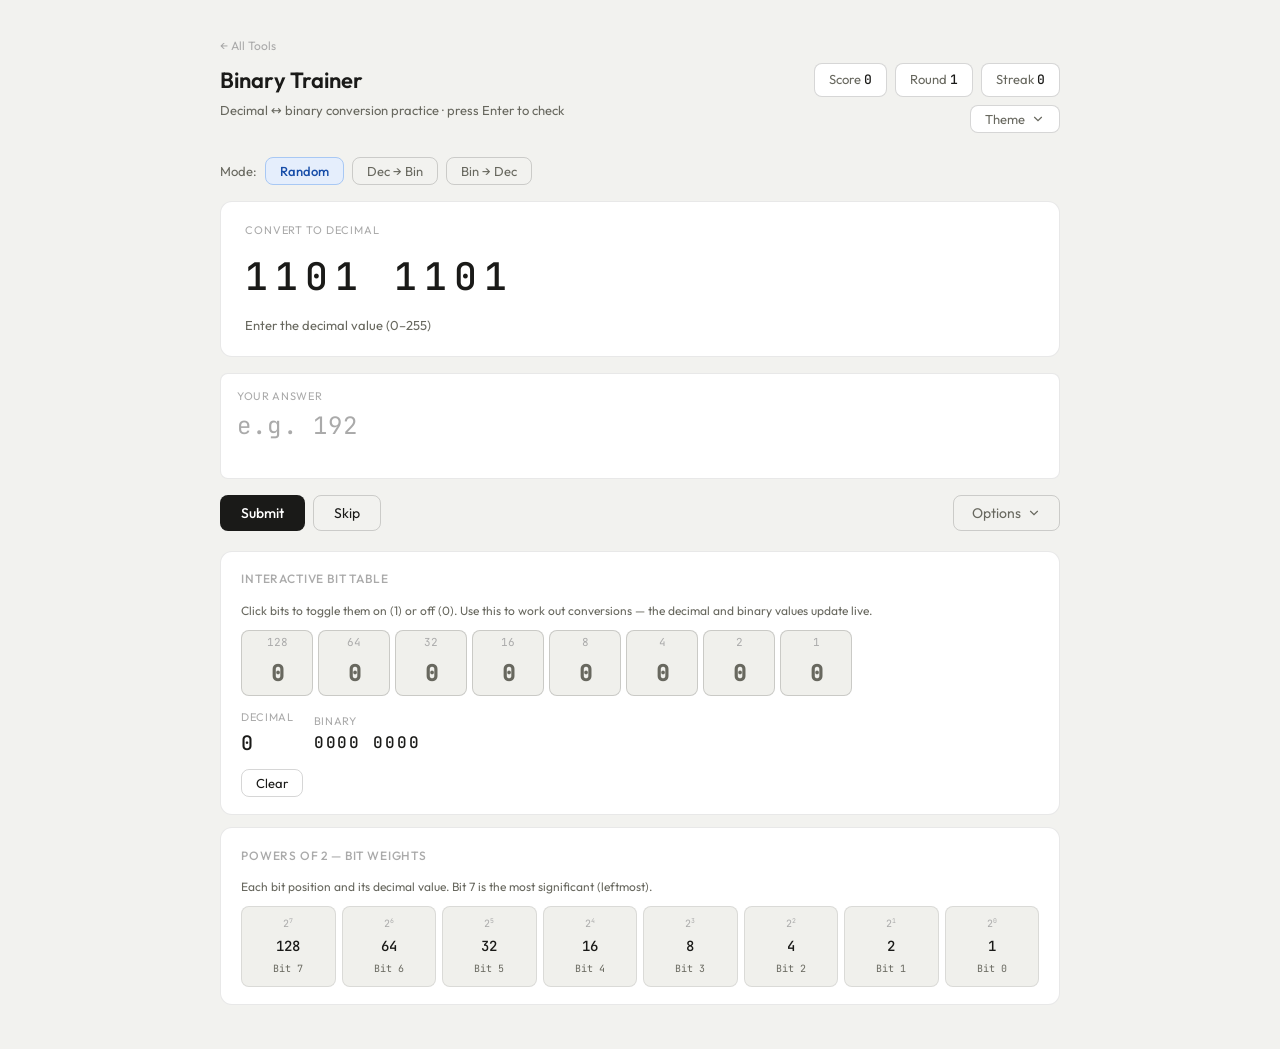
<file: binary_game.html>
<!DOCTYPE html>
<html lang="en">
<head>
<meta charset="UTF-8">
<meta name="viewport" content="width=device-width, initial-scale=1.0">
<title>Binary Trainer</title>
<link rel="stylesheet" href="styles.css">
<script src="theme.js"></script>
<script src="custom-theme.js"></script>
<script src="options.js"></script>
<script src="answer-keys.js"></script>
<script src="qcard-back.js"></script>
</head>
<body>
<div class="wrap">

  <a href="index.html" class="home-link">&#8592; All Tools</a>

  <div class="hdr">
    <div>
      <div class="hdr-title">Binary Trainer</div>
      <div class="hdr-sub">Decimal &harr; binary conversion practice &middot; press Enter to check</div>
    </div>
    <div class="hdr-right">
      <div class="chips">
        <div class="chip">Score <b id="sc">0</b></div>
        <div class="chip">Round <b id="rnd">1</b></div>
        <div class="chip">Streak <b id="str">0</b></div>
      </div>
      <div id="theme-toggle-slot"></div>
    </div>
  </div>

  <div class="mode-row">
    <span>Mode:</span>
    <button class="cbtn on" onclick="setMode('random',this)">Random</button>
    <button class="cbtn" onclick="setMode('dtob',this)">Dec &rarr; Bin</button>
    <button class="cbtn" onclick="setMode('btod',this)">Bin &rarr; Dec</button>
  </div>

  <div class="qcard">
    <div class="qlbl" id="q-lbl">Convert to 8-bit binary</div>
    <div class="q-val" id="q-val">—</div>
    <div class="q-hint" id="q-hint"></div>
  </div>

  <div class="fbanner" id="fb"></div>

  <div class="afield large" id="f-ans">
    <label>Your answer</label>
    <input id="a-ans" placeholder="..." autocomplete="off" spellcheck="false">
    <div class="ahint" id="h-ans"></div>
  </div>

  <div class="actrow">
    <button class="btn btn-p" id="chkbtn" onclick="checkAnswer()">Submit</button>
    <button class="btn btn-s" id="revbtn" onclick="revealAnswer()">Skip</button>
    <button class="btn btn-s" id="nxtbtn" onclick="nextQ()" style="display:none">Next &rarr;</button>
    <div class="opt-wrap">
      <button class="opt-btn" id="opt-btn" onclick="toggleOpts()">
        Options
        <svg viewBox="0 0 24 24"><polyline points="6 9 12 15 18 9"/></svg>
      </button>
      <div class="opt-menu" id="opt-menu">
        <div class="opt-section-label">Reference Tools</div>
        <label class="opt-row" onclick="toggleTool('bits')">
          <span class="opt-row-label">Bit Table</span>
          <div class="tog"><input type="checkbox" id="tog-bits" checked><span class="tog-track"></span></div>
        </label>
        <label class="opt-row" onclick="toggleTool('powers')">
          <span class="opt-row-label">Powers of 2</span>
          <div class="tog"><input type="checkbox" id="tog-powers" checked><span class="tog-track"></span></div>
        </label>
      </div>
    </div>
  </div>

  <div class="toolsec" id="toolsec">

    <div class="tool-block" id="t-bits">
      <div class="tool-block-title">Interactive Bit Table</div>
      <p class="tool-note">Click bits to toggle them on (1) or off (0). Use this to work out conversions — the decimal and binary values update live.</p>
      <div class="bit-cells" id="bt-cells"></div>
      <div class="bt-readout">
        <div><div class="bt-lbl">Decimal</div><div class="bt-val" id="bt-dec">0</div></div>
        <div><div class="bt-lbl">Binary</div><div class="bt-bin-val" id="bt-bin">0000 0000</div></div>
      </div>
      <button class="btn btn-s" style="font-size:13px;padding:5px 14px;" onclick="clearBits()">Clear</button>
    </div>

    <div class="tool-block" id="t-powers">
      <div class="tool-block-title">Powers of 2 — Bit Weights</div>
      <p class="tool-note">Each bit position and its decimal value. Bit 7 is the most significant (leftmost).</p>
      <div class="pow-grid" id="pow-grid"></div>
    </div>

  </div>

</div>
<script>
const BV=[128,64,32,16,8,4,2,1];
let Q=null,mode='random',score=0,rnd=1,streak=0,done=false;
let bits=new Array(8).fill(0);

function ri(a,b){return Math.floor(Math.random()*(b-a+1))+a;}
function fmtBin(b){return b.slice(0,4)+' '+b.slice(4);}

function setMode(m,btn){
  mode=m;
  document.querySelectorAll('.cbtn').forEach(b=>b.classList.remove('on'));
  btn.classList.add('on');
  nextQ();
}

function genQ(){
  const t=mode==='random'?(Math.random()<.5?'dtob':'btod'):mode;
  const val=ri(0,255);
  const bin=val.toString(2).padStart(8,'0');
  return{type:t,val,bin};
}

function correctAnswer(q){return q.type==='dtob'?q.bin:String(q.val);}

function normInput(q,s){
  if(q.type==='dtob'){
    const c=s.replace(/\s+/g,'');
    if(!/^[01]+$/.test(c))return null;
    return c.padStart(8,'0');
  }
  const n=parseInt(s,10);
  return isNaN(n)?null:String(n);
}

function loadQ(){
  Q=genQ();done=false;
  const lbl=document.getElementById('q-lbl');
  const val=document.getElementById('q-val');
  const hint=document.getElementById('q-hint');
  const inp=document.getElementById('a-ans');
  if(Q.type==='dtob'){
    lbl.textContent='Convert to 8-bit binary';
    val.textContent=Q.val;
    val.className='q-val';
    hint.textContent='Enter 8 bits \u00b7 spaces are ok (e.g. 1100 0000)';
    inp.placeholder='e.g. 11000000';
  } else {
    lbl.textContent='Convert to decimal';
    val.textContent=fmtBin(Q.bin);
    val.className='q-val bin';
    hint.textContent='Enter the decimal value (0\u2013255)';
    inp.placeholder='e.g. 192';
  }
  inp.value='';inp.disabled=false;
  const fld=document.getElementById('f-ans');
  fld.className='afield large';
  document.getElementById('h-ans').textContent='';
  const fb=document.getElementById('fb');
  fb.className='fbanner';fb.style.display='none';
  document.getElementById('chkbtn').style.display='';
  document.getElementById('revbtn').style.display='';
  document.getElementById('nxtbtn').style.display='none';
  document.getElementById('sc').textContent=score;
  document.getElementById('rnd').textContent=rnd;
  document.getElementById('str').textContent=streak;
  inp.focus();
}

function checkAnswer(){
  if(done)return;
  const inp=document.getElementById('a-ans');
  const fld=document.getElementById('f-ans');
  const hnt=document.getElementById('h-ans');
  const uv=inp.value.trim();
  const norm=normInput(Q,uv);
  const correct=correctAnswer(Q);
  inp.disabled=true;done=true;
  const isOk=norm===correct;
  fld.classList.add(isOk?'ok':'bad');
  if(isOk){
    hnt.textContent='\u2713 Correct';
    score+=2;streak++;
    showFb('Correct! +2 pts. Streak: '+streak,'ok');
  } else {
    const disp=Q.type==='dtob'?fmtBin(correct):correct;
    hnt.textContent=(norm===null?'Invalid input. ':'')+'Correct: '+disp;
    streak=0;
    showFb('Incorrect. Streak reset.','err');
  }
  rnd++;
  document.getElementById('sc').textContent=score;
  document.getElementById('str').textContent=streak;
  document.getElementById('rnd').textContent=rnd;
  document.getElementById('nxtbtn').style.display='';
  document.getElementById('chkbtn').style.display='none';
  document.getElementById('revbtn').style.display='none';
}

function revealAnswer(){
  if(done)return;
  done=true;
  const inp=document.getElementById('a-ans');
  const fld=document.getElementById('f-ans');
  const hnt=document.getElementById('h-ans');
  const correct=correctAnswer(Q);
  inp.disabled=true;fld.classList.add('show');
  inp.value=Q.type==='dtob'?fmtBin(correct):correct;
  hnt.textContent='Revealed';
  streak=0;rnd++;
  document.getElementById('str').textContent=streak;
  document.getElementById('rnd').textContent=rnd;
  showFb('Answer revealed. No points awarded.','warn');
  document.getElementById('nxtbtn').style.display='';
  document.getElementById('chkbtn').style.display='none';
  document.getElementById('revbtn').style.display='none';
}

function showFb(msg,type){
  const fb=document.getElementById('fb');
  fb.style.display='block';fb.className='fbanner '+type;fb.textContent=msg;
}

function nextQ(){loadQ();}

/* Options */
function toggleOpts(){
  const m=document.getElementById('opt-menu');
  const b=document.getElementById('opt-btn');
  const o=m.classList.toggle('open');
  b.classList.toggle('open',o);
}
function toggleTool(id){
  const cb=document.getElementById('tog-'+id);
  cb.checked=!cb.checked;
  applyTools();
}
function applyTools(){
  const sb=document.getElementById('tog-bits').checked;
  const sp=document.getElementById('tog-powers').checked;
  document.getElementById('t-bits').style.display=sb?'':'none';
  document.getElementById('t-powers').style.display=sp?'':'none';
  document.getElementById('toolsec').style.display=(sb||sp)?'':'none';
  saveOptionsState();
}
document.addEventListener('click',e=>{
  const w=document.getElementById('opt-btn').closest('.opt-wrap');
  if(!w.contains(e.target)){
    document.getElementById('opt-menu').classList.remove('open');
    document.getElementById('opt-btn').classList.remove('open');
  }
});

/* Bit table */
function buildBitTable(){
  const c=document.getElementById('bt-cells');
  BV.forEach((v,i)=>{
    const cell=document.createElement('div');
    cell.className='bit-cell';cell.id='bt-c-'+i;
    cell.innerHTML='<div class="bit-weight">'+v+'</div><div class="bit-digit" id="bt-d-'+i+'">0</div>';
    cell.addEventListener('click',()=>toggleBit(i));
    c.appendChild(cell);
  });
}
function toggleBit(i){bits[i]=bits[i]?0:1;renderBits();}
function renderBits(){
  const dec=BV.reduce((s,v,i)=>s+v*bits[i],0);
  const bin=bits.join('');
  document.getElementById('bt-dec').textContent=dec;
  document.getElementById('bt-bin').textContent=fmtBin(bin);
  BV.forEach((_,i)=>{
    document.getElementById('bt-c-'+i).classList.toggle('on',bits[i]===1);
    document.getElementById('bt-d-'+i).textContent=bits[i];
  });
}
function clearBits(){bits=new Array(8).fill(0);renderBits();}

/* Powers of 2 */
function buildPowers(){
  const g=document.getElementById('pow-grid');
  for(let i=7;i>=0;i--){
    const v=Math.pow(2,i);
    const d=document.createElement('div');d.className='pow-cell';
    d.innerHTML='<div class="ex">2<sup>'+i+'</sup></div><div class="vl">'+v+'</div><div class="bt">Bit '+i+'</div>';
    g.appendChild(d);
  }
}

/* Keyboard */
document.addEventListener('keydown',e=>{
  if(e.key==='Escape'){
    document.getElementById('opt-menu').classList.remove('open');
    document.getElementById('opt-btn').classList.remove('open');
  }
});

buildBitTable();
buildPowers();
loadQ();

/* Enter submits, then Enter moves on — see answer-keys.js. */
AnswerKeys.wire({answers:'#a-ans', submit:'checkAnswer'});
</script>
</body>
</html>
</file>
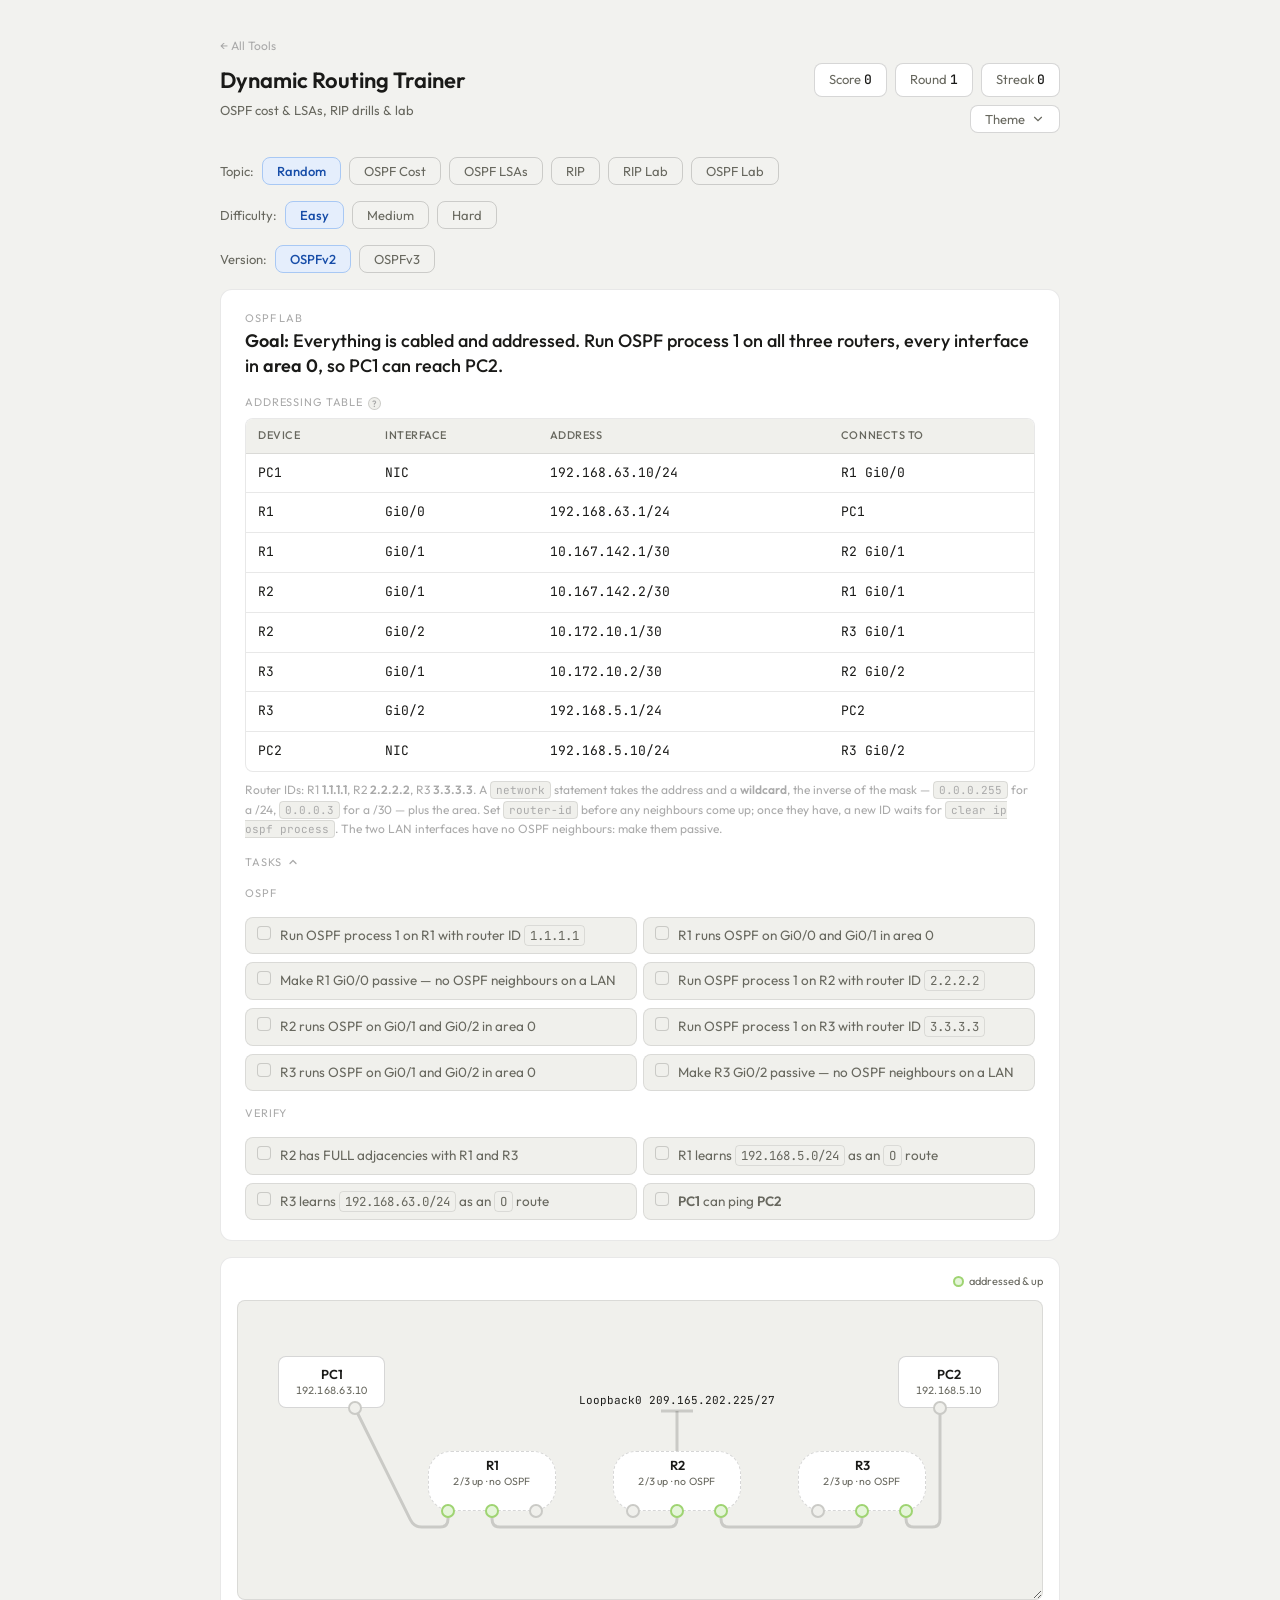
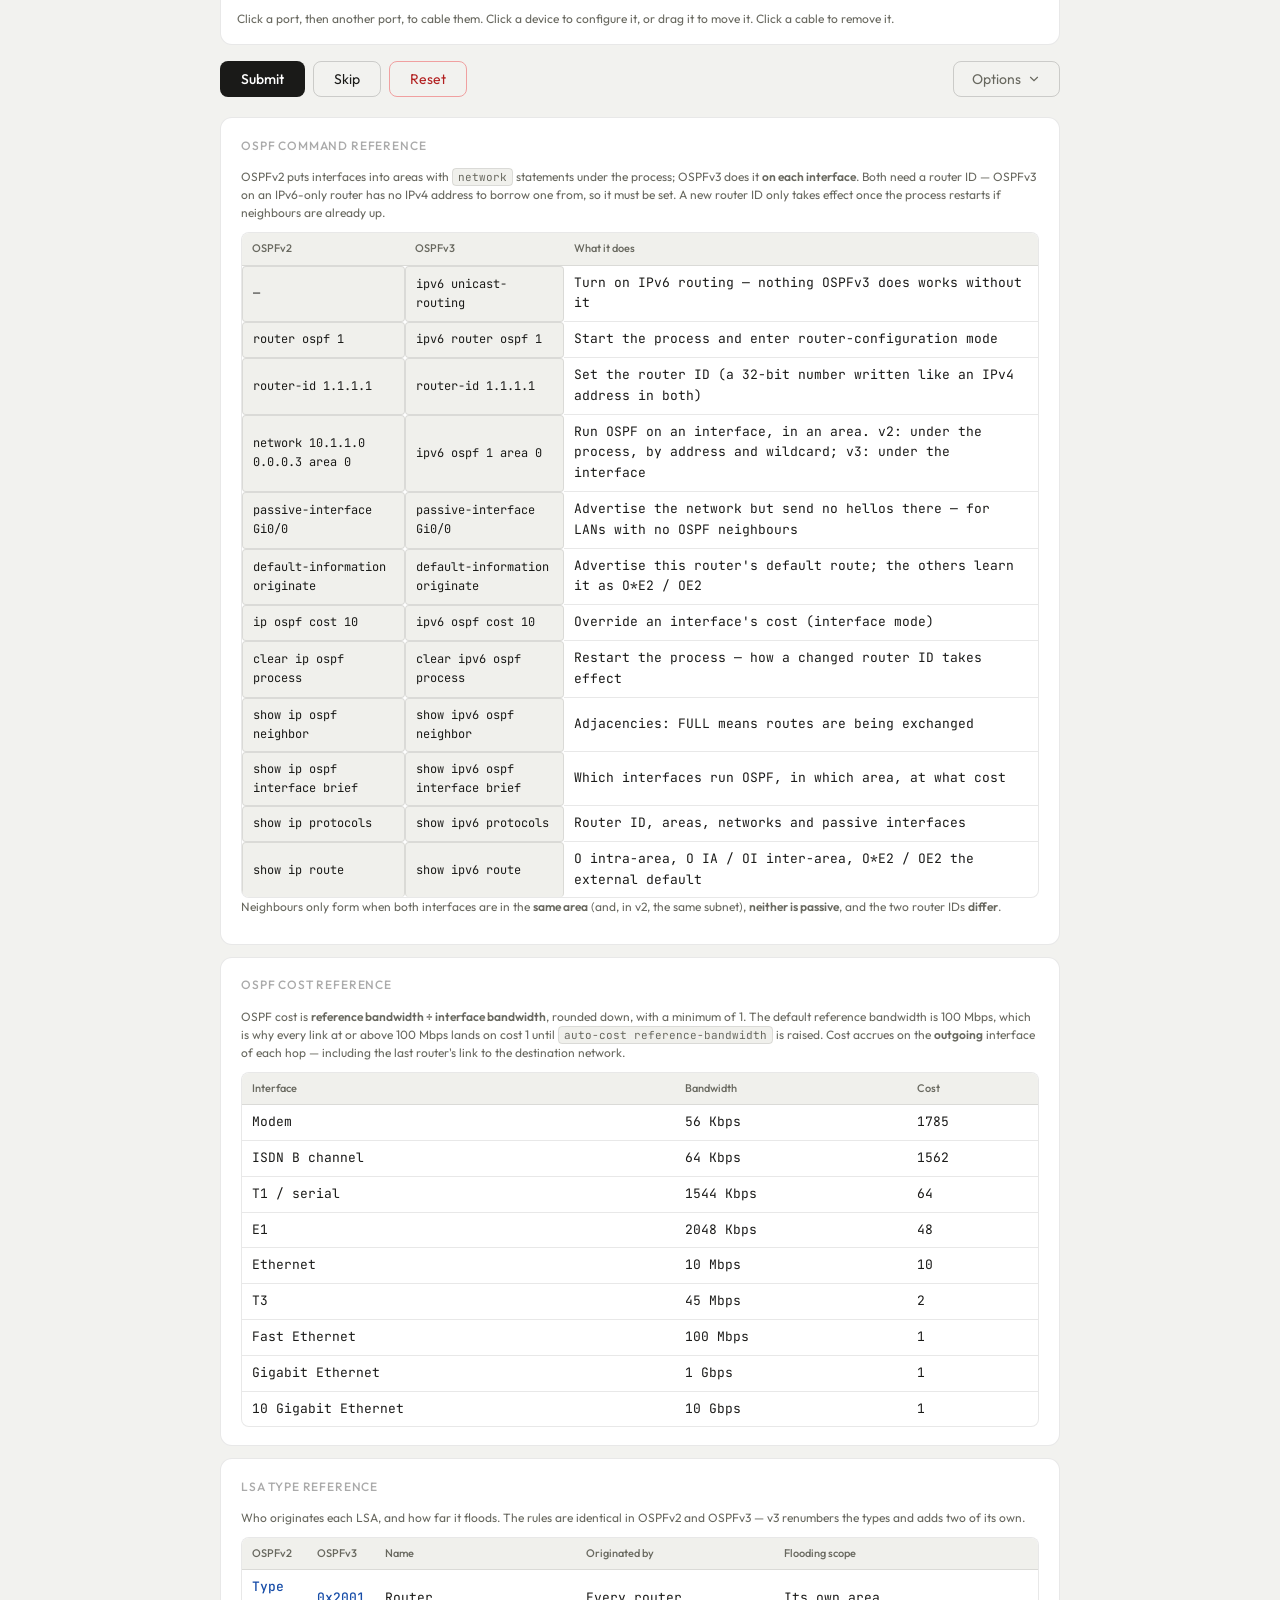
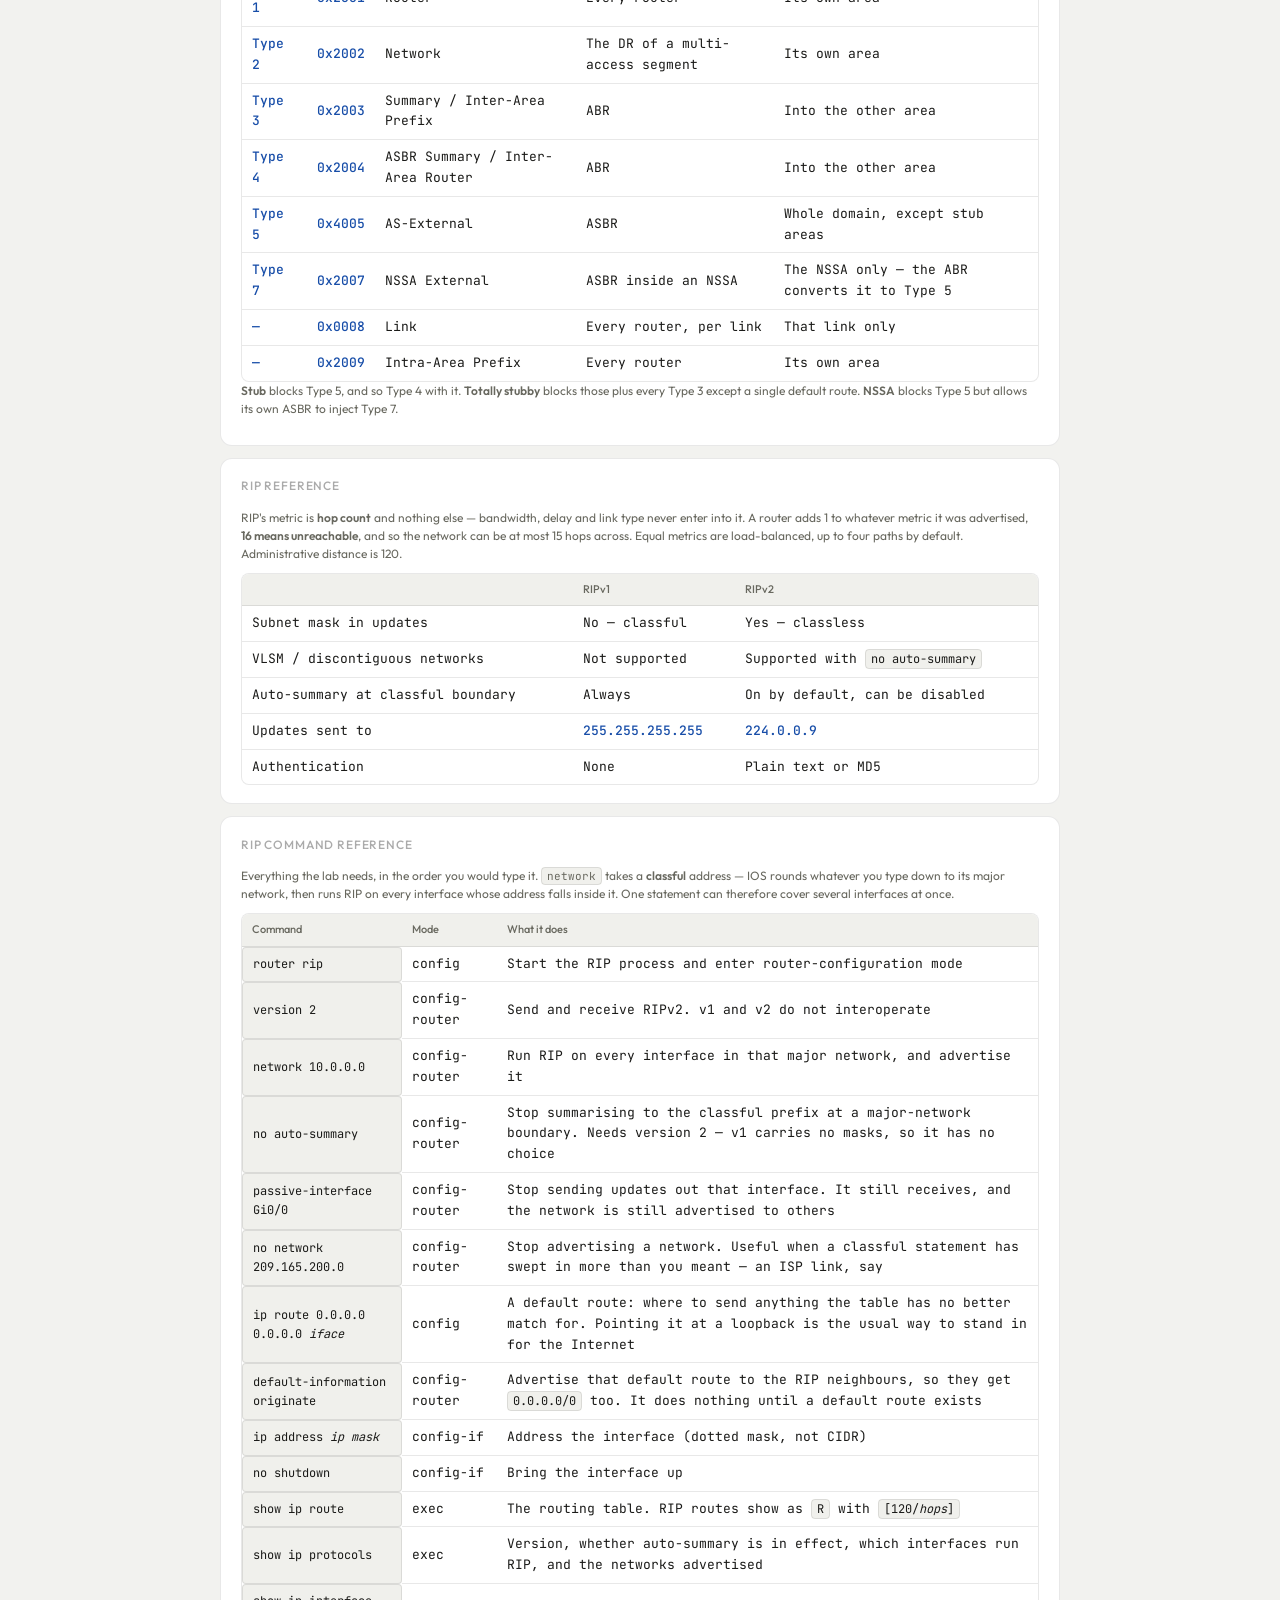
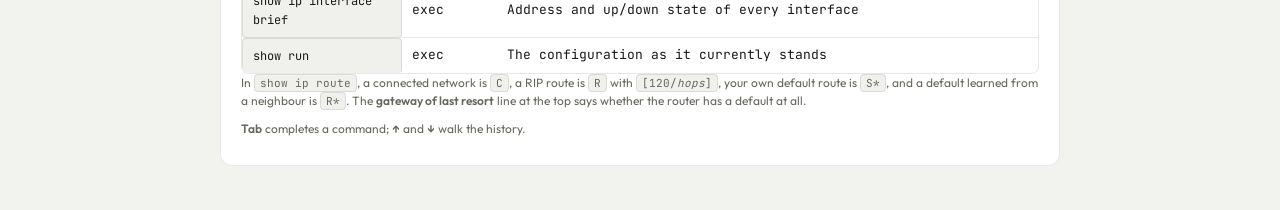
<file: dynamic_routing.html>
<!DOCTYPE html>
<html lang="en">
<head>
<meta charset="UTF-8">
<meta name="viewport" content="width=device-width, initial-scale=1.0">
<title>Dynamic Routing Trainer</title>
<link rel="stylesheet" href="styles.css">
<script src="theme.js"></script>
<script src="custom-theme.js"></script>
<script src="options.js"></script>
<script src="answer-keys.js"></script>
<script src="qcard-back.js"></script>
<script src="lab-shared.js"></script>
<script src="net-ospf.js"></script>
</head>
<body>
<div class="wrap">

  <a href="index.html" class="home-link">&#8592; All Tools</a>
  <div class="hdr">
    <div>
      <div class="hdr-title">Dynamic Routing Trainer</div>
      <div class="hdr-sub">OSPF cost &amp; LSAs, RIP drills &amp; lab</div>
    </div>
    <div class="hdr-right">
      <div class="chips">
        <div class="chip">Score <b id="sc">0</b></div>
        <div class="chip">Round <b id="rnd">1</b></div>
        <div class="chip">Streak <b id="str">0</b></div>
      </div>
      <div id="theme-toggle-slot"></div>
    </div>
  </div>

  <div class="cls-row">
    <span>Topic:</span>
    <button class="cbtn on" id="tb-rand" onclick="setTopic('rand',this)">Random</button>
    <button class="cbtn" id="tb-ospf" onclick="setTopic('ospf',this)">OSPF Cost</button>
    <button class="cbtn" id="tb-lsa" onclick="setTopic('lsa',this)">OSPF LSAs</button>
    <button class="cbtn" id="tb-rip" onclick="setTopic('rip',this)">RIP</button>
    <button class="cbtn" id="tb-riplab" onclick="setTopic('riplab',this)">RIP Lab</button>
    <button class="cbtn" id="tb-ospflab" onclick="setTopic('ospflab',this)">OSPF Lab</button>
  </div>

  <div class="diff-row">
    <span>Difficulty:</span>
    <button class="cbtn on" id="db-easy" onclick="setDiff('easy',this)">Easy</button>
    <button class="cbtn" id="db-medium" onclick="setDiff('medium',this)">Medium</button>
    <button class="cbtn" id="db-hard" onclick="setDiff('hard',this)">Hard</button>
  </div>

  <div class="diff-row">
    <span>Version:</span>
    <button class="cbtn on" id="vb-a" onclick="setVer(0,this)">OSPFv2</button>
    <button class="cbtn" id="vb-b" onclick="setVer(1,this)">OSPFv3</button>
  </div>

  <div class="qcard" id="qcard">
    <div class="qcard-hdr">
      <div class="qlbl" id="qlbl">OSPF</div>
      <button type="button" class="qcard-pop-btn" id="qcard-pop-btn" style="display:none" title="Pop out instructions to a floating panel" aria-label="Pop out instructions to a floating panel" onclick="LabShared.toggleQcardPopout('qcard','qcard-pop-btn')">
        <svg viewBox="0 0 24 24"><path d="M11 4H4v16h7M15 8l-4 4 4 4"/></svg>
      </button>
    </div>
    <div class="q-prompt" id="qprompt">Loading&hellip;</div>
    <div class="ipdisp" id="qip" style="display:none"></div>
    <div id="qspec"></div>
    <div class="req-list two-col" id="req-list"></div>
  </div>

  <div class="fbanner" id="fb"></div>

  <div id="qbody"></div>

  <div class="actrow">
    <button class="btn btn-p" id="chkbtn" onclick="checkAll()">Submit</button>
    <button class="btn btn-s" id="revbtn" onclick="revealAll()">Skip</button>
    <button class="btn btn-s" id="nxtbtn" onclick="nextQ()" style="display:none">Next Question &#8594;</button>
    <button class="btn btn-d" id="rstbtn" onclick="resetGame()">Reset</button>

    <div class="opt-wrap">
      <button class="opt-btn" id="opt-btn" onclick="toggleOpts()">
        Options
        <svg viewBox="0 0 24 24"><polyline points="6 9 12 15 18 9"/></svg>
      </button>
      <div class="opt-menu" id="opt-menu">
        <div class="opt-section-label">Reference Tools</div>
        <label class="opt-row" onclick="toggleTool('cost')">
          <span class="opt-row-label">OSPF Cost Reference</span>
          <div class="tog"><input type="checkbox" id="tog-cost" checked><span class="tog-track"></span></div>
        </label>
        <label class="opt-row" onclick="toggleTool('lsa')">
          <span class="opt-row-label">LSA Type Reference</span>
          <div class="tog"><input type="checkbox" id="tog-lsa" checked><span class="tog-track"></span></div>
        </label>
        <label class="opt-row" onclick="toggleTool('rip')">
          <span class="opt-row-label">RIP Reference</span>
          <div class="tog"><input type="checkbox" id="tog-rip" checked><span class="tog-track"></span></div>
        </label>
        <label class="opt-row" onclick="toggleTool('ripcmd')">
          <span class="opt-row-label">RIP Command Reference</span>
          <div class="tog"><input type="checkbox" id="tog-ripcmd" checked><span class="tog-track"></span></div>
        </label>
        <label class="opt-row" onclick="toggleTool('ospfcmd')">
          <span class="opt-row-label">OSPF Command Reference</span>
          <div class="tog"><input type="checkbox" id="tog-ospfcmd" checked><span class="tog-track"></span></div>
        </label>
      </div>
    </div>
  </div>

  <div class="toolsec" id="toolsec">
    <div class="tool-block" id="t-cost">
      <div class="tool-block-title">OSPF Cost Reference</div>
      <p class="tool-note">OSPF cost is <strong>reference bandwidth &divide; interface bandwidth</strong>, rounded down, with a minimum of 1. The default reference bandwidth is 100 Mbps, which is why every link at or above 100 Mbps lands on cost 1 until <span class="mono-inl">auto-cost reference-bandwidth</span> is raised. Cost accrues on the <strong>outgoing</strong> interface of each hop &mdash; including the last router's link to the destination network.</p>
      <table class="ref-table">
        <thead><tr><th>Interface</th><th>Bandwidth</th><th>Cost</th></tr></thead>
        <tbody>
          <tr><td>Modem</td><td>56 Kbps</td><td>1785</td></tr>
          <tr><td>ISDN B channel</td><td>64 Kbps</td><td>1562</td></tr>
          <tr><td>T1 / serial</td><td>1544 Kbps</td><td>64</td></tr>
          <tr><td>E1</td><td>2048 Kbps</td><td>48</td></tr>
          <tr><td>Ethernet</td><td>10 Mbps</td><td>10</td></tr>
          <tr><td>T3</td><td>45 Mbps</td><td>2</td></tr>
          <tr><td>Fast Ethernet</td><td>100 Mbps</td><td>1</td></tr>
          <tr><td>Gigabit Ethernet</td><td>1 Gbps</td><td>1</td></tr>
          <tr><td>10 Gigabit Ethernet</td><td>10 Gbps</td><td>1</td></tr>
        </tbody>
      </table>
    </div>

    <div class="tool-block" id="t-rip">
      <div class="tool-block-title">RIP Reference</div>
      <p class="tool-note">RIP's metric is <strong>hop count</strong> and nothing else &mdash; bandwidth, delay and link type never enter into it. A router adds 1 to whatever metric it was advertised, <strong>16 means unreachable</strong>, and so the network can be at most 15 hops across. Equal metrics are load-balanced, up to four paths by default. Administrative distance is 120.</p>
      <table class="ref-table">
        <thead><tr><th></th><th>RIPv1</th><th>RIPv2</th></tr></thead>
        <tbody>
          <tr><td>Subnet mask in updates</td><td>No &mdash; classful</td><td>Yes &mdash; classless</td></tr>
          <tr><td>VLSM / discontiguous networks</td><td>Not supported</td><td>Supported with <span class="mono-inl">no auto-summary</span></td></tr>
          <tr><td>Auto-summary at classful boundary</td><td>Always</td><td>On by default, can be disabled</td></tr>
          <tr><td>Updates sent to</td><td class="cidr-col">255.255.255.255</td><td class="cidr-col">224.0.0.9</td></tr>
          <tr><td>Authentication</td><td>None</td><td>Plain text or MD5</td></tr>
        </tbody>
      </table>
    </div>

    <div class="tool-block" id="t-ripcmd">
      <div class="tool-block-title">RIP Command Reference</div>
      <p class="tool-note">Everything the lab needs, in the order you would type it. <span class="mono-inl">network</span> takes a <strong>classful</strong> address &mdash; IOS rounds whatever you type down to its major network, then runs RIP on every interface whose address falls inside it. One statement can therefore cover several interfaces at once.</p>
      <table class="ref-table">
        <thead><tr><th>Command</th><th>Mode</th><th>What it does</th></tr></thead>
        <tbody>
          <tr><td class="mono-inl">router rip</td><td>config</td><td>Start the RIP process and enter router-configuration mode</td></tr>
          <tr><td class="mono-inl">version 2</td><td>config-router</td><td>Send and receive RIPv2. v1 and v2 do not interoperate</td></tr>
          <tr><td class="mono-inl">network 10.0.0.0</td><td>config-router</td><td>Run RIP on every interface in that major network, and advertise it</td></tr>
          <tr><td class="mono-inl">no auto-summary</td><td>config-router</td><td>Stop summarising to the classful prefix at a major-network boundary. Needs version 2 &mdash; v1 carries no masks, so it has no choice</td></tr>
          <tr><td class="mono-inl">passive-interface Gi0/0</td><td>config-router</td><td>Stop sending updates out that interface. It still receives, and the network is still advertised to others</td></tr>
          <tr><td class="mono-inl">no network 209.165.200.0</td><td>config-router</td><td>Stop advertising a network. Useful when a classful statement has swept in more than you meant &mdash; an ISP link, say</td></tr>
          <tr><td class="mono-inl">ip route 0.0.0.0 0.0.0.0 <em>iface</em></td><td>config</td><td>A default route: where to send anything the table has no better match for. Pointing it at a loopback is the usual way to stand in for the Internet</td></tr>
          <tr><td class="mono-inl">default-information originate</td><td>config-router</td><td>Advertise that default route to the RIP neighbours, so they get <span class="mono-inl">0.0.0.0/0</span> too. It does nothing until a default route exists</td></tr>
          <tr><td class="mono-inl">ip address <em>ip mask</em></td><td>config-if</td><td>Address the interface (dotted mask, not CIDR)</td></tr>
          <tr><td class="mono-inl">no shutdown</td><td>config-if</td><td>Bring the interface up</td></tr>
          <tr><td class="mono-inl">show ip route</td><td>exec</td><td>The routing table. RIP routes show as <span class="mono-inl">R</span> with <span class="mono-inl">[120/<em>hops</em>]</span></td></tr>
          <tr><td class="mono-inl">show ip protocols</td><td>exec</td><td>Version, whether auto-summary is in effect, which interfaces run RIP, and the networks advertised</td></tr>
          <tr><td class="mono-inl">show ip interface brief</td><td>exec</td><td>Address and up/down state of every interface</td></tr>
          <tr><td class="mono-inl">show run</td><td>exec</td><td>The configuration as it currently stands</td></tr>
        </tbody>
      </table>
      <p class="tool-note">In <span class="mono-inl">show ip route</span>, a connected network is <span class="mono-inl">C</span>, a RIP route is <span class="mono-inl">R</span> with <span class="mono-inl">[120/<em>hops</em>]</span>, your own default route is <span class="mono-inl">S*</span>, and a default learned from a neighbour is <span class="mono-inl">R*</span>. The <strong>gateway of last resort</strong> line at the top says whether the router has a default at all.</p>
      <p class="tool-note"><strong>Tab</strong> completes a command; <strong>&uarr;</strong> and <strong>&darr;</strong> walk the history.</p>
    </div>

    <div class="tool-block" id="t-ospfcmd">
      <div class="tool-block-title">OSPF Command Reference</div>
      <p class="tool-note">OSPFv2 puts interfaces into areas with <span class="mono-inl">network</span> statements under the process; OSPFv3 does it <strong>on each interface</strong>. Both need a router ID &mdash; OSPFv3 on an IPv6-only router has no IPv4 address to borrow one from, so it must be set. A new router ID only takes effect once the process restarts if neighbours are already up.</p>
      <table class="ref-table">
        <thead><tr><th>OSPFv2</th><th>OSPFv3</th><th>What it does</th></tr></thead>
        <tbody>
          <tr><td class="mono-inl">&mdash;</td><td class="mono-inl">ipv6 unicast-routing</td><td>Turn on IPv6 routing &mdash; nothing OSPFv3 does works without it</td></tr>
          <tr><td class="mono-inl">router ospf 1</td><td class="mono-inl">ipv6 router ospf 1</td><td>Start the process and enter router-configuration mode</td></tr>
          <tr><td class="mono-inl">router-id 1.1.1.1</td><td class="mono-inl">router-id 1.1.1.1</td><td>Set the router ID (a 32-bit number written like an IPv4 address in both)</td></tr>
          <tr><td class="mono-inl">network 10.1.1.0 0.0.0.3 area 0</td><td class="mono-inl">ipv6 ospf 1 area 0</td><td>Run OSPF on an interface, in an area. v2: under the process, by address and wildcard; v3: under the interface</td></tr>
          <tr><td class="mono-inl">passive-interface Gi0/0</td><td class="mono-inl">passive-interface Gi0/0</td><td>Advertise the network but send no hellos there &mdash; for LANs with no OSPF neighbours</td></tr>
          <tr><td class="mono-inl">default-information originate</td><td class="mono-inl">default-information originate</td><td>Advertise this router's default route; the others learn it as O*E2 / OE2</td></tr>
          <tr><td class="mono-inl">ip ospf cost 10</td><td class="mono-inl">ipv6 ospf cost 10</td><td>Override an interface's cost (interface mode)</td></tr>
          <tr><td class="mono-inl">clear ip ospf process</td><td class="mono-inl">clear ipv6 ospf process</td><td>Restart the process &mdash; how a changed router ID takes effect</td></tr>
          <tr><td class="mono-inl">show ip ospf neighbor</td><td class="mono-inl">show ipv6 ospf neighbor</td><td>Adjacencies: FULL means routes are being exchanged</td></tr>
          <tr><td class="mono-inl">show ip ospf interface brief</td><td class="mono-inl">show ipv6 ospf interface brief</td><td>Which interfaces run OSPF, in which area, at what cost</td></tr>
          <tr><td class="mono-inl">show ip protocols</td><td class="mono-inl">show ipv6 protocols</td><td>Router ID, areas, networks and passive interfaces</td></tr>
          <tr><td class="mono-inl">show ip route</td><td class="mono-inl">show ipv6 route</td><td>O intra-area, O IA / OI inter-area, O*E2 / OE2 the external default</td></tr>
        </tbody>
      </table>
      <p class="tool-note">Neighbours only form when both interfaces are in the <strong>same area</strong> (and, in v2, the same subnet), <strong>neither is passive</strong>, and the two router IDs <strong>differ</strong>.</p>
    </div>

    <div class="tool-block" id="t-lsa">
      <div class="tool-block-title">LSA Type Reference</div>
      <p class="tool-note">Who originates each LSA, and how far it floods. The rules are identical in OSPFv2 and OSPFv3 &mdash; v3 renumbers the types and adds two of its own.</p>
      <table class="ref-table">
        <thead><tr><th>OSPFv2</th><th>OSPFv3</th><th>Name</th><th>Originated by</th><th>Flooding scope</th></tr></thead>
        <tbody>
          <tr><td class="cidr-col">Type 1</td><td class="cidr-col">0x2001</td><td>Router</td><td>Every router</td><td>Its own area</td></tr>
          <tr><td class="cidr-col">Type 2</td><td class="cidr-col">0x2002</td><td>Network</td><td>The DR of a multi-access segment</td><td>Its own area</td></tr>
          <tr><td class="cidr-col">Type 3</td><td class="cidr-col">0x2003</td><td>Summary / Inter-Area Prefix</td><td>ABR</td><td>Into the other area</td></tr>
          <tr><td class="cidr-col">Type 4</td><td class="cidr-col">0x2004</td><td>ASBR Summary / Inter-Area Router</td><td>ABR</td><td>Into the other area</td></tr>
          <tr><td class="cidr-col">Type 5</td><td class="cidr-col">0x4005</td><td>AS-External</td><td>ASBR</td><td>Whole domain, except stub areas</td></tr>
          <tr><td class="cidr-col">Type 7</td><td class="cidr-col">0x2007</td><td>NSSA External</td><td>ASBR inside an NSSA</td><td>The NSSA only &mdash; the ABR converts it to Type 5</td></tr>
          <tr><td class="cidr-col">&mdash;</td><td class="cidr-col">0x0008</td><td>Link</td><td>Every router, per link</td><td>That link only</td></tr>
          <tr><td class="cidr-col">&mdash;</td><td class="cidr-col">0x2009</td><td>Intra-Area Prefix</td><td>Every router</td><td>Its own area</td></tr>
        </tbody>
      </table>
      <p class="tool-note"><strong>Stub</strong> blocks Type 5, and so Type 4 with it. <strong>Totally stubby</strong> blocks those plus every Type 3 except a single default route. <strong>NSSA</strong> blocks Type 5 but allows its own ASBR to inject Type 7.</p>
    </div>
  </div>

</div>

<script>
/* Dynamic Routing Trainer — OSPF cost and LSA drills. Both are reading
   exercises over a generated topology: no protocol engine, no config. The
   RIP topics and the packet-tracer lab halves are planned to land here too,
   which is why the page is named for the subject rather than the protocol.

   The diagram renderer (osDiagramHtml) and the click-to-answer state
   (osPicked/osPick) are shared by both topics — the OSPF Cost topic brought
   them over from routing_game.html and the LSA topic renders through them
   unchanged. */

function ri(a,b){ return Math.floor(Math.random()*(b-a+1))+a; }
function choice(arr){ return arr[ri(0,arr.length-1)]; }
function shuffle(arr){ for(let i=arr.length-1;i>0;i--){ const j=ri(0,i); [arr[i],arr[j]]=[arr[j],arr[i]]; } return arr; }
function esc(s){ return String(s).replace(/[&<>"]/g,c=>({'&':'&amp;','<':'&lt;','>':'&gt;','"':'&quot;'}[c])); }

const TOPICS=['ospf','lsa','rip','riplab','ospflab'];
const TOPIC_LABEL={ospf:'OSPF Cost', lsa:'OSPF LSAs', rip:'RIP', riplab:'RIP Lab', ospflab:'OSPF Lab'};
const POINTS={easy:3, medium:4, hard:6};
/* Which reference each topic most wants at hand — options.js floats it to
   the top of both the menu and the column. */
const TOPIC_REF={ospf:'cost', lsa:'lsa', rip:'rip', riplab:'ripcmd', ospflab:'ospfcmd'};

/* The Version row is per-topic: OSPFv2/v3 changes what an LSA is called and
   adds two types, but changes nothing at all about cost arithmetic, so the
   row is greyed out on OSPF Cost rather than offering a choice that does
   nothing. RIP topics will slot in here as v1/v2 when they land. */
const VERSIONS={
  ospf:{opts:[], labels:['OSPFv2','OSPFv3'], note:'version does not affect cost'},
  lsa:{opts:['v2','v3'], labels:['OSPFv2','OSPFv3']},
  rip:{opts:['v1','v2'], labels:['RIPv1','RIPv2']},
  /* Live on the lab too: the row picks the version the round is BUILT for,
     and the scenarios genuinely differ. Easy and Medium keep their shape and
     swap which version the checklist demands (v1 needs no version command at
     all — it is the default). Hard is two different labs, because every RIPv1
     limitation has the same fix, "use v2", and a v1 round whose answer is
     "switch to v2" would not be a v1 round. See genRipLabHardV1. */
  riplab:{opts:['v1','v2'], labels:['RIPv1','RIPv2']},
  /* Live: OSPFv2 builds the lab in IPv4 with network statements, OSPFv3 the
     same lab in IPv6 with per-interface configuration. */
  ospflab:{opts:['v2','v3'], labels:['OSPFv2','OSPFv3']}
};

let state={ topic:'rand', diff:'easy', ver:'v2', score:0, round:1, streak:0,
            done:false, mode:null, data:null, lastTopic:null };

const OS_BW=[
  {label:'56 Kbps',   kbps:56},
  {label:'64 Kbps',   kbps:64},
  {label:'1544 Kbps', kbps:1544},
  {label:'2048 Kbps', kbps:2048},
  {label:'10 Mbps',   kbps:10000},
  {label:'45 Mbps',   kbps:45000},
  {label:'100 Mbps',  kbps:100000},
  {label:'1 Gbps',    kbps:1000000}
];
/* Every hop draws its own bandwidth, so a path is never characterised by a
   single link speed. That matters: while both hops of a path shared one
   bandwidth, "find the 100 Mbps-or-faster path" solved every round without
   any arithmetic. A 1 Gbps first hop followed by a 56 Kbps second hop now
   loses badly to two ordinary Fast Ethernet links, so the first hop tells
   you nothing on its own. The sub-T1 speeds are drawn rarely — their costs
   (1785, 1562) are correct and worth meeting, but a steady diet of them
   makes the sums tedious rather than instructive. */
const OS_COMMON=[OS_BW[2],OS_BW[3],OS_BW[4],OS_BW[5],OS_BW[6],OS_BW[7]];
const OS_RARE=[OS_BW[0],OS_BW[1]];
const OS_UNIT=[OS_BW[6],OS_BW[7]];   /* both cost 1 at the default reference */
function osRandBw(){ return Math.random()<0.12 ? choice(OS_RARE) : choice(OS_COMMON); }
function osCost(bw){ return Math.max(1, Math.floor(100000/bw.kbps)); }
function osHop(lbl,bw,costOverride){
  return {lbl, bw:bw.label, cost:(costOverride==null?osCost(bw):costOverride), override:costOverride!=null};
}
function osAdvHop(from,cost){ return {lbl:'Type 3 from '+from, bw:'advertised', cost}; }
function osNet(){ return ri(10,203)+'.'+ri(0,254)+'.'+ri(0,254)+'.0/24'; }
function osBigNet(){ return ri(10,172)+'.'+ri(0,254)+'.0.0/16'; }
function osBare(n){ return n.split('/')[0]; }
function osTotal(p){ p.total=p.hops.reduce(function(a,h){return a+h.cost;},0); return p; }
function osWinners(paths){
  const best=Math.min.apply(null,paths.map(function(p){ return p.total; }));
  return paths.filter(function(p){ return p.total===best; }).map(function(p){ return p.via; });
}
/* True when "just pick the fastest first hop" happens to land on the right
   answer. osBuild rejection-samples against this so the shortcut works on
   exactly 1-in-N rounds — the same odds as guessing blindly between the N
   paths. Simply making it fail most of the time would be no better than the
   bug it replaces: at 25% on a two-path round, "never pick the fastest"
   would win 75% of the time. The heuristic has to be worth nothing in both
   directions. */
function osFirstHopGivesItAway(d){
  const min=Math.min.apply(null,d.paths.map(function(p){ return p.hops[0].cost; }));
  const fast=d.paths.filter(function(p){ return p.hops[0].cost===min; })
    .map(function(p){ return p.via; }).sort().join(',');
  return fast===d.answer.slice().sort().join(',');
}
function osBuild(gen){
  let first=null, target=null;
  for(let i=0;i<80;i++){
    const d=gen();
    if(!d) continue;
    if(!first) first=d;
    /* The intra-vs-inter variant is decided by route type, not by cost, so
       there is no cost heuristic to balance — leave it alone. */
    if(d.trap==='intra') return d;
    if(target===null) target = Math.random() < 1/d.paths.length;
    if(osFirstHopGivesItAway(d)===target) return d;
  }
  return first;
}

/* ── Easy: one area, three parallel paths, each hop its own bandwidth.
   About half the rounds are built to tie, which is the point — OSPF installs
   both and load-balances, and a Gigabit link is no cheaper than Fast
   Ethernet at the default reference bandwidth. */
function genOspfEasy(){
  const dest=osNet(), src=osNet();
  const tie=Math.random()<0.5;
  const names=shuffle(['R2','R4','R5','R6']).slice(0,3);
  const tail=osRandBw();

  function mk(via,b1,b2){
    return osTotal({via, hops:[osHop('R1&rarr;'+via,b1), osHop(via+'&rarr;R3',b2), osHop('R3&rarr;'+osBare(dest),tail)]});
  }
  let paths=null;
  for(let attempt=0; attempt<60 && !paths; attempt++){
    let cand;
    if(tie){
      /* Two paths that differ only in a link whose two candidate speeds both
         cost 1 — the tie is real and the reason for it is the lesson. */
      const shared=osRandBw();
      const swapFirst=Math.random()<0.5;
      const u=shuffle(OS_UNIT.slice());
      cand=swapFirst
        ? [mk(names[0],u[0],shared), mk(names[1],u[1],shared), mk(names[2],osRandBw(),osRandBw())]
        : [mk(names[0],shared,u[0]), mk(names[1],shared,u[1]), mk(names[2],osRandBw(),osRandBw())];
      if(cand[2].total<=cand[0].total) continue;          /* decoy must lose */
    } else {
      cand=[mk(names[0],osRandBw(),osRandBw()), mk(names[1],osRandBw(),osRandBw()), mk(names[2],osRandBw(),osRandBw())];
      if(osWinners(cand).length!==1) continue;            /* want one winner */
    }
    paths=cand;
  }
  if(!paths) return null;
  const answer=osWinners(paths);

  return {
    kind:'easy',
    prompt:'Which neighbour does <b>R1</b> use to reach <span class="mono-inl">'+dest+'</span>?',
    note:'More than one answer may be correct.',
    canvasH:390,
    boxes:[
      {id:'R1',x:150,y:168,sub:'source'},
      {id:paths[0].via,x:360,y:24},
      {id:paths[1].via,x:360,y:168},
      {id:paths[2].via,x:360,y:300},
      {id:'R3',x:545,y:168}
    ],
    links:[
      {a:'R1',b:paths[0].via,bw:paths[0].hops[0].bw,dx:-14,dy:-10},
      {a:paths[0].via,b:'R3',bw:paths[0].hops[1].bw,dx:14,dy:-10},
      {a:'R1',b:paths[1].via,bw:paths[1].hops[0].bw,dy:-9},
      {a:paths[1].via,b:'R3',bw:paths[1].hops[1].bw,dy:-9},
      {a:'R1',b:paths[2].via,bw:paths[2].hops[0].bw,dx:-14,dy:14},
      {a:paths[2].via,b:'R3',bw:paths[2].hops[1].bw,dx:14,dy:14}
    ],
    stubs:[
      {from:'R1',dir:'left',text:src},
      {from:'R3',dir:'right',text:dest,bw:tail.label}
    ],
    clickable:paths.map(function(p){ return p.via; }),
    paths:paths, answer:answer, ecmp:answer.length>1
  };
}

/* ── Medium: two areas, one ABR. The cost across the boundary isn't
   recalculated — you add your cost to reach the ABR to the cost the ABR
   advertised in its Type 3. Both legs of both paths are independent, so the
   winner is computed, never assumed. */
function genOspfMedium(){
  const dest=osBigNet();
  const adv=ri(6,25);
  const a1=osRandBw(), a2=osRandBw(), b1=osRandBw(), b2=osRandBw();
  const paths=[
    osTotal({via:'R4',hops:[osHop('R1&rarr;R4',a1),osHop('R4&rarr;R6 (ABR)',a2),osAdvHop('R6',adv)]}),
    osTotal({via:'R5',hops:[osHop('R1&rarr;R5',b1),osHop('R5&rarr;R6 (ABR)',b2),osAdvHop('R6',adv)]})
  ];
  if(paths[0].total===paths[1].total) return null;
  return {
    kind:'medium',
    prompt:'<b>R1</b> is in <b>Area 1</b>. Which neighbour does it use to reach <span class="mono-inl">'+dest+'</span> in <b>Area 0</b>?',
    canvasH:390,
    areas:[{x:18,y:8,w:530,h:372,label:'AREA 1'},{x:548,y:8,w:234,h:372,label:'AREA 0'}],
    boxes:[
      {id:'R1',x:60,y:168,sub:'source'},
      {id:'R4',x:290,y:36},
      {id:'R5',x:290,y:296},
      {id:'R6',x:502,y:168,sub:'ABR'},
      {id:'R7',x:520,y:296}
    ],
    links:[
      {a:'R1',b:'R4',bw:a1.label,dx:-14,dy:-10},
      {a:'R4',b:'R6',bw:a2.label,dx:14,dy:-10},
      {a:'R1',b:'R5',bw:b1.label,dx:-14,dy:14},
      {a:'R5',b:'R6',bw:b2.label,dx:14,dy:14},
      {a:'R6',b:'R7',bw:'',dashed:true}
    ],
    stubs:[{from:'R7',dir:'right',text:dest,len:120}],
    annotations:[
      {x:664,y:140,text:'R6 advertises '+dest,anchor:'middle'},
      {x:664,y:154,text:'into Area 1 — Type 3, cost '+adv,anchor:'middle'}
    ],
    clickable:['R4','R5'],
    paths:paths, answer:osWinners(paths), interArea:true
  };
}

/* ── Hard A: three areas, two ABRs. Both links are drawn independently, so
   neither the link speed nor the advertised cost decides it on its own. */
function genOspfHardTwoAbr(){
  const dest=osBigNet();
  const l1=osRandBw(), l2=osRandBw();
  const adv1=ri(4,40), adv2=ri(4,40);
  const paths=[
    osTotal({via:'R4',hops:[osHop('R1&rarr;R4 (ABR)',l1),osAdvHop('R4',adv1)]}),
    osTotal({via:'R5',hops:[osHop('R1&rarr;R5 (ABR)',l2),osAdvHop('R5',adv2)]})
  ];
  if(paths[0].total===paths[1].total) return null;
  return {
    kind:'hard', variant:'twoabr',
    prompt:'<b>R1</b> is in <b>Area 1</b>. Which neighbour does it use to reach <span class="mono-inl">'+dest+'</span>, which lives in <b>Area 2</b>?',
    note:'R4 and R5 are both ABRs into the backbone, and each advertises the destination into Area 1 with its own cost.',
    canvasH:440,
    areas:[
      {x:14,y:8,w:272,h:424,label:'AREA 1'},
      {x:298,y:8,w:232,h:424,label:'AREA 0'},
      {x:542,y:8,w:250,h:424,label:'AREA 2'}
    ],
    boxes:[
      {id:'R1',x:30,y:200,sub:'source'},
      {id:'R4',x:160,y:60,sub:'ABR'},
      {id:'R5',x:160,y:320,sub:'ABR'},
      {id:'R6',x:350,y:60},
      {id:'R7',x:350,y:320},
      {id:'R8',x:545,y:200,sub:'ABR'}
    ],
    links:[
      {a:'R1',b:'R4',bw:l1.label,dx:-16,dy:-8},
      {a:'R1',b:'R5',bw:l2.label,dx:-16,dy:12},
      {a:'R4',b:'R6',bw:'',dashed:true},
      {a:'R5',b:'R7',bw:'',dashed:true},
      {a:'R6',b:'R7',bw:'',dashed:true},
      {a:'R6',b:'R8',bw:'',dashed:true},
      {a:'R7',b:'R8',bw:'',dashed:true}
    ],
    stubs:[{from:'R8',dir:'right',text:dest,len:110}],
    annotations:[
      {x:206,y:46,text:'Type 3: '+dest+' cost '+adv1,anchor:'middle'},
      {x:206,y:392,text:'Type 3: '+dest+' cost '+adv2,anchor:'middle'},
      {x:414,y:230,text:'backbone — costs not visible',anchor:'middle'},
      {x:414,y:244,text:'from Area 1',anchor:'middle'}
    ],
    clickable:['R4','R5'],
    paths:paths, answer:osWinners(paths), interArea:true, multiArea:true
  };
}

/* ── Hard B: the same prefix reachable intra-area and inter-area. Route type
   is compared before metric, so the dearer intra-area route still wins —
   which only teaches anything while the intra path really is the dearer one,
   hence the check before returning. */
function genOspfHardIntra(){
  const dest=osBigNet();
  const h1=osRandBw(), h2=osRandBw(), tail=osRandBw(), fast=osRandBw();
  const adv=ri(8,22);
  const paths=[
    osTotal({via:'R8',kind:'intra-area (O)',hops:[
      osHop('R1&rarr;R8',h1), osHop('R8&rarr;R9',h2), osHop('R9&rarr;'+osBare(dest),tail)]}),
    osTotal({via:'R6',kind:'inter-area (O IA)',hops:[
      osHop('R1&rarr;R6 (ABR)',fast), osAdvHop('R6',adv)]})
  ];
  if(paths[0].total<=paths[1].total) return null;
  return {
    kind:'hard', variant:'intra',
    prompt:'<b>R1</b> is in <b>Area 1</b>. Which neighbour does it use to reach <span class="mono-inl">'+dest+'</span>?',
    note:dest+' is dual-attached: R9 carries it inside Area 1, and it is also reachable through the backbone, which R6 advertises into Area 1 as a Type 3.',
    canvasH:420,
    areas:[{x:14,y:8,w:500,h:404,label:'AREA 1'},{x:526,y:8,w:266,h:404,label:'AREA 0'}],
    boxes:[
      {id:'R1',x:40,y:180,sub:'source'},
      {id:'R8',x:200,y:310},
      {id:'R9',x:370,y:310},
      {id:'R6',x:430,y:60,sub:'ABR'},
      {id:'R7',x:610,y:180}
    ],
    links:[
      {a:'R1',b:'R8',bw:h1.label,dx:-6,dy:16},
      {a:'R8',b:'R9',bw:h2.label,dy:18},
      {a:'R1',b:'R6',bw:fast.label,dx:-10,dy:-8},
      {a:'R6',b:'R7',bw:'',dashed:true}
    ],
    stubs:[{from:'R9',dir:'right',text:dest,bw:tail.label,len:110}],
    annotations:[
      {x:660,y:120,text:'R6 advertises '+dest,anchor:'middle'},
      {x:660,y:134,text:'into Area 1 — Type 3, cost '+adv,anchor:'middle'}
    ],
    clickable:['R8','R6'],
    paths:paths, answer:['R8'], interArea:true, trap:'intra'
  };
}

/* ── Hard C: an "ip ospf cost" override on one of R1's own interfaces. The
   diagram still shows bandwidth, which is now a lie — the only way to find
   the real cost is the CLI, which is why this variant is Hard-only. The
   override has to be what beats that path, so the round is rejected unless
   the path would have won or tied without it. */
function genOspfHardOverride(){
  const dest=osNet();
  const tail=osRandBw();
  const names=shuffle(['R2','R4','R5']);
  const ovr=ri(25,90);
  const a1=osRandBw(), a2=osRandBw(), b1=osRandBw(), b2=osRandBw(), c1=osRandBw(), c2=osRandBw();
  const paths=[
    osTotal({via:names[0],hops:[osHop('R1&rarr;'+names[0],a1),osHop(names[0]+'&rarr;R3',a2),osHop('R3&rarr;'+osBare(dest),tail)]}),
    osTotal({via:names[1],hops:[osHop('R1&rarr;'+names[1],b1,ovr),osHop(names[1]+'&rarr;R3',b2),osHop('R3&rarr;'+osBare(dest),tail)]}),
    osTotal({via:names[2],hops:[osHop('R1&rarr;'+names[2],c1),osHop(names[2]+'&rarr;R3',c2),osHop('R3&rarr;'+osBare(dest),tail)]})
  ];
  const winners=osWinners(paths);
  if(winners.length!==1 || winners[0]===names[1]) return null;
  const withoutOverride=osCost(b1)+paths[1].hops[1].cost+paths[1].hops[2].cost;
  if(withoutOverride>Math.min(paths[0].total,paths[2].total)) return null;
  return {
    kind:'hard', variant:'override',
    prompt:'Which neighbour does <b>R1</b> use to reach <span class="mono-inl">'+dest+'</span>?',
    canvasH:390,
    boxes:[
      {id:'R1',x:150,y:168,sub:'source'},
      {id:names[0],x:360,y:24},
      {id:names[1],x:360,y:168},
      {id:names[2],x:360,y:300},
      {id:'R3',x:545,y:168}
    ],
    links:[
      {a:'R1',b:names[0],bw:a1.label,dx:-14,dy:-10},
      {a:names[0],b:'R3',bw:a2.label,dx:14,dy:-10},
      {a:'R1',b:names[1],bw:b1.label,dy:-9},
      {a:names[1],b:'R3',bw:b2.label,dy:-9},
      {a:'R1',b:names[2],bw:c1.label,dx:-14,dy:14},
      {a:names[2],b:'R3',bw:c2.label,dx:14,dy:14}
    ],
    stubs:[{from:'R3',dir:'right',text:dest,bw:tail.label}],
    clickable:names,
    paths:paths, answer:winners, trap:'override',
    ovr:{neighbour:names[1], cost:ovr}
  };
}

function genOspf(diff){
  if(diff==='easy') return osBuild(genOspfEasy);
  if(diff==='medium') return osBuild(genOspfMedium);
  return osBuild(choice([genOspfHardTwoAbr,genOspfHardIntra,genOspfHardOverride]));
}

/* ── OSPF Cost: diagram ──
   Hand-laid-out and view-only, like the summaries topics' network diagram
   (summTopoHtml) rather than the IP Routing lab's free-drag canvas — the
   shape never varies within a variant, so there is nothing to drag and no
   port maths to run. Routers are the same .dev/.router boxes either way, and
   .cable lines need their own inline pointer-events:none for the same reason
   summTopoHtml's do: the class hard-codes pointer-events:stroke, which would
   otherwise give every line a "looks deletable" hover. */
const OS_BOX_W=92, OS_BOX_H=44;
function osCtr(b){ return [b.x+(b.w||OS_BOX_W)/2, b.y+(b.h||OS_BOX_H)/2]; }
function osBoxOf(d,id){ return d.boxes.find(function(b){ return b.id===id; }); }

function osDiagramHtml(d){
  let svg='', html='';

  (d.areas||[]).forEach(function(a){
    svg+='<rect x="'+a.x+'" y="'+a.y+'" width="'+a.w+'" height="'+a.h+'" rx="10" '+
      'fill="var(--surface)" fill-opacity=".35" stroke="var(--border-m)" stroke-width="1.5" stroke-dasharray="6 5"></rect>'+
      '<text x="'+(a.x+12)+'" y="'+(a.y+20)+'" font-size="11" font-family="var(--font)" '+
      'letter-spacing="1.5" fill="var(--text-t)">'+a.label+'</text>';
  });

  d.links.forEach(function(l){
    const A=osCtr(osBoxOf(d,l.a)), B=osCtr(osBoxOf(d,l.b));
    svg+='<line x1="'+A[0]+'" y1="'+A[1]+'" x2="'+B[0]+'" y2="'+B[1]+'" class="cable" '+
      'style="pointer-events:none'+(l.dashed?';stroke-dasharray:6 5':'')+'"></line>';
    if(l.bw){
      svg+='<text x="'+((A[0]+B[0])/2+(l.dx||0))+'" y="'+((A[1]+B[1])/2+(l.dy||0))+'" '+
        'text-anchor="middle" font-size="11" font-family="var(--font)" fill="var(--text-s)">'+l.bw+'</text>';
    }
  });

  /* The label starts just clear of the device box and runs outward. Anchoring
     it at the far end of the line instead makes long prefixes run back
     underneath the box, which paints over them. */
  (d.stubs||[]).forEach(function(st){
    const b=osBoxOf(d,st.from), c=osCtr(b), len=st.len||150, left=st.dir==='left', bw=b.w||OS_BOX_W;
    const x2 = left ? c[0]-len : c[0]+len;
    const tx = left ? c[0]-bw/2-10 : c[0]+bw/2+10;
    svg+='<line x1="'+c[0]+'" y1="'+c[1]+'" x2="'+x2+'" y2="'+c[1]+'" class="cable" style="pointer-events:none"></line>'+
      '<text x="'+tx+'" y="'+(c[1]-10)+'" text-anchor="'+(left?'end':'start')+'" font-size="12" '+
      'font-family="var(--mono)" fill="var(--text)">'+st.text+'</text>';
    if(st.bw){
      svg+='<text x="'+((tx+x2)/2)+'" y="'+(c[1]+18)+'" text-anchor="middle" font-size="11" '+
        'font-family="var(--font)" fill="var(--text-s)">'+st.bw+'</text>';
    }
  });

  (d.annotations||[]).forEach(function(a){
    svg+='<text x="'+a.x+'" y="'+a.y+'" text-anchor="'+(a.anchor||'start')+'" font-size="10.5" '+
      'font-family="var(--font)" fill="var(--text-t)">'+a.text+'</text>';
  });

  d.boxes.forEach(function(b){
    const bw=b.w||OS_BOX_W, bh=b.h||OS_BOX_H;
    const can=d.clickable.indexOf(b.id)>=0;
    const picked=osPicked.indexOf(b.id)>=0, isAns=d.answer.indexOf(b.id)>=0;
    let cls='dev '+(b.type||'router');
    if(can&&picked) cls+= state.done ? (isAns?' dev-ok':' dev-bad') : ' q-sel';
    if(state.done&&isAns&&!picked) cls+=' dev-ok';
    html+='<div class="'+cls+'" style="left:'+b.x+'px;top:'+b.y+'px;width:'+bw+'px;height:'+bh+'px;'+
      (can?'cursor:pointer':'cursor:default')+'"'+(can?' onclick="osPick(\''+b.id+'\')"':'')+'>'+
      '<div class="dev-name">'+b.id+'</div>'+(b.sub?'<div class="dev-sub">'+b.sub+'</div>':'')+'</div>';
  });

  return '<div class="lab-card">'+
    '<div class="lab-toolbar"><div class="legend"><span class="lg"><i class="lgdot lg-acc"></i>'+(d.legend||'next hop')+'</span></div></div>'+
    '<div class="lab-canvas" style="height:'+d.canvasH+'px">'+
      '<svg style="position:absolute;inset:0;width:100%;height:100%">'+svg+'</svg>'+
      '<div style="position:absolute;inset:0">'+html+'</div>'+
    '</div>'+
    '<div class="lab-hint" id="os-hint">'+osHintText(d)+'</div></div>';
}
function osHintText(d){
  if(state.done) return 'Green = the path OSPF installs.';
  return 'Click the neighbour R1 forwards through'+(d.ecmp?' — pick every neighbour that ties.':'.');
}

/* ── Working table: one row per candidate path, a graded total, an Explain
   slot that fills in once the round is graded, and an optional row of
   per-hop boxes that are never scored (the same opt-in, persisted scratch
   idea as Longest Match's binary rows, key ne-ospf-work). */
function osWorkShown(){
  try{ return localStorage.getItem('ne-ospf-work')!=='0'; }catch(e){ return true; }
}
function osToggleWork(){
  try{ localStorage.setItem('ne-ospf-work', osWorkShown()?'0':'1'); }catch(e){}
  osApplyWorkPref();
}
function osApplyWorkPref(){
  const shown=osWorkShown(), btn=document.getElementById('os-work-btn');
  document.querySelectorAll('.os-work-row').forEach(function(r){ r.style.display=shown?'':'none'; });
  if(btn){ btn.classList.toggle('collapsed',!shown); btn.setAttribute('aria-expanded',String(shown)); }
}

/* Adds up whatever the learner typed into that path's hop boxes and shows it
   as a running sum. It is a calculator, not a hint: it totals *their*
   figures, right or wrong, so working out each hop's cost is still the
   exercise — and it deliberately doesn't fill the Total box in for them,
   since re-entering the number is the last chance to notice a mistyped hop.
   Dimmed until every hop has a value, so a partial sum can't be mistaken
   for a finished one. */
function osSumWork(i){
  const d=state.data, out=document.getElementById('os-sum-'+i);
  if(!d||!d.paths[i]||!out) return;
  const vals=[];
  d.paths[i].hops.forEach(function(h,j){
    const el=document.getElementById('os-hop-'+i+'-'+j);
    const v=el?el.value.trim():'';
    if(v!==''&&!isNaN(+v)) vals.push(+v);
  });
  const sum=vals.reduce(function(a,b){ return a+b; },0);
  out.innerHTML = vals.length
    ? (vals.length>1 ? vals.join(' + ')+' = <b>'+sum+'</b>' : '<b>'+sum+'</b>')
    : '&mdash;';
  out.style.opacity = vals.length===d.paths[i].hops.length ? '1' : '.55';
}

function osTableHtml(d){
  let rows='';
  d.paths.forEach(function(p,i){
    const hops=p.hops.map(function(h,j){
      return '<div style="flex:0 0 auto;background:var(--surface);border:1px solid var(--border);border-radius:var(--r);padding:7px 9px">'+
        '<div style="font-size:10.5px;letter-spacing:.05em;text-transform:uppercase;color:var(--text-t);margin-bottom:4px">'+h.lbl+'</div>'+
        '<div style="display:flex;align-items:center;gap:7px">'+
          '<span style="font-size:11.5px;color:var(--text-s);min-width:62px">'+h.bw+'</span>'+
          '<input class="vm-inp" style="width:50px" id="os-hop-'+i+'-'+j+'" autocomplete="off" spellcheck="false" '+
            'placeholder="?" oninput="osSumWork('+i+')">'+
        '</div></div>';
    }).join('')+
    '<div style="flex:0 0 auto;display:flex;align-items:center;gap:9px;padding:7px 11px;'+
      'border:1px dashed var(--border-m);border-radius:var(--r);background:var(--surface)">'+
      '<span style="font-size:10.5px;letter-spacing:.05em;text-transform:uppercase;color:var(--text-t)">Your total</span>'+
      '<span id="os-sum-'+i+'" style="font-family:var(--mono);font-size:13px;color:var(--text)">&mdash;</span>'+
    '</div>';
    rows+='<tr id="os-row-'+i+'">'+
        '<td><b>via '+p.via+'</b>'+(p.kind?'<div style="font-size:11px;color:var(--text-t);margin-top:2px">'+p.kind+'</div>':'')+'</td>'+
        '<td><input class="vm-inp" id="os-tot-'+i+'" autocomplete="off" spellcheck="false" placeholder="total"></td>'+
        '<td id="os-verdict-'+i+'" style="font-size:12px"></td>'+
      '</tr>'+
      '<tr><td colspan="3" style="padding:0" id="os-foot-'+i+'"></td></tr>'+
      '<tr class="os-work-row"><td colspan="3" style="padding:0">'+
        '<div style="display:flex;gap:8px;flex-wrap:wrap;padding:10px 14px;background:var(--surface-s)">'+hops+'</div>'+
      '</td></tr>';
  });
  return '<button type="button" class="qlbl sec-toggle" id="os-work-btn" style="margin-top:1rem" '+
      'aria-expanded="true" onclick="osToggleWork()">Per-hop working'+
      '<svg viewBox="0 0 24 24"><polyline points="6 9 12 15 18 9"/></svg></button>'+
    '<table class="rt-table" style="margin-top:.35rem">'+
      '<tr><th style="width:130px">Path</th><th style="width:130px">Total cost</th><th></th></tr>'+rows+
    '</table>';
}

/* ── Read-only CLI, Hard only ──
   Four show commands against R1, no config mode: there is nothing here to
   fix or break, it is a lookup surface. It exists because the Hard variants
   can hide things the diagram cannot show — an "ip ospf cost" override makes
   the bandwidth on the picture a lie, and the only way to find that out is
   to look. Every line of output is generated from the scenario data, never
   written per-round, so the CLI and the diagram cannot drift apart. */
const OS_CMDS=[
  'show ip ospf interface',
  'show ip protocols',
  'show run | section ospf',
  'show interfaces'
];
function osIfaceName(i){ return 'Gi0/'+i; }
function osIfaceRows(d){
  /* R1's own interfaces, one per candidate path, in the order the paths are
     listed — the override (if any) lands on whichever one the generator
     marked, so the CLI agrees with the arithmetic by construction. */
  return d.paths.map(function(p,i){
    const h=p.hops[0];
    return {name:osIfaceName(i), neighbour:p.via, bw:h.bw, cost:h.cost, override:!!h.override};
  });
}
/* The four commands the drill's read-only CLI offers (OS_CMDS), by shape:
   anything else gets IOS's caret rather than being matched by its prefix. */
const OS_GRAMMAR=LabShared.cliGrammar([
  'show ip ospf interface [brief|<if>]', 'show ip protocols', 'show running-config [\\| section ospf]',
  'show interfaces [<if>]', 'help', '?'
]);
function osCliRun(cmd){
  const d=state.data, t=cmd.trim().toLowerCase().replace(/\s+/g,' ');
  if(!t) return '';
  const bad=LabShared.cliCheck(OS_GRAMMAR, 'R1#', cmd);
  if(bad) return bad;
  if(t==='?'||t==='help') return OS_CMDS.map(function(c){ return '  '+c; }).join('\n');
  const ifs=osIfaceRows(d);

  if(t.indexOf('show ip ospf int')===0){
    return ifs.map(function(f){
      return f.name+' is up, line protocol is up\n'+
        '  Internet Address, Area '+(d.areas?1:0)+'\n'+
        '  Process ID 1, Router ID 1.1.1.1, Network Type BROADCAST, Cost: '+f.cost+
        (f.override?'   <-- set with "ip ospf cost"':'')+'\n'+
        '  Neighbor Count is 1, Adjacent neighbor count is 1 ('+f.neighbour+')';
    }).join('\n');
  }
  if(t.indexOf('show ip prot')===0){
    return 'Routing Protocol is "ospf 1"\n'+
      '  Router ID 1.1.1.1\n'+
      '  Number of areas in this router is 1\n'+
      '  Reference bandwidth unit is 100 mbps\n'+
      '  Routing Information Sources:\n'+
      ifs.map(function(f){ return '    '+f.neighbour+'   (via '+f.name+')'; }).join('\n');
  }
  if(t.indexOf('show run')===0){
    return ifs.map(function(f){
      return 'interface '+f.name+'\n description to '+f.neighbour+
        (f.override?'\n ip ospf cost '+f.cost:'')+'\n!';
    }).join('\n')+'\nrouter ospf 1\n router-id 1.1.1.1\n!';
  }
  if(t.indexOf('show int')===0){
    return ifs.map(function(f){
      return f.name+' is up, line protocol is up\n  BW '+f.bw.replace(' Kbps','').replace(' Mbps','')+
        ' ('+f.bw+'), DLY 100 usec';
    }).join('\n');
  }
  return '% Unknown command — try one of: '+OS_CMDS.join(', ');
}
let osCliLog=[];
function osCliHtml(){
  return '<div class="qlbl" style="margin-top:1rem">R1 CLI</div>'+
    '<div class="cli-note" style="margin-bottom:.5rem">Read-only. Available: '+
      OS_CMDS.map(function(c){ return '<span class="mono-inl">'+c+'</span>'; }).join(' &middot; ')+'</div>'+
    '<div class="term"><div class="term-log" id="os-term-log"></div>'+
    '<div class="term-inrow"><span class="term-prompt">R1#</span>'+
    '<input class="term-in" id="os-term-in" autocomplete="off" spellcheck="false"></div></div>';
}
function osRenderTerm(){
  const log=document.getElementById('os-term-log');
  if(!log) return;
  /* One .tl div per entry, exactly as rlRenderTerm does — .term-log itself
     has no white-space rule, the pre-wrap lives on `.term-log .tl`, so
     joining with newlines into the container collapses every command's
     multi-line output onto a single line. */
  log.innerHTML=osCliLog.slice(-14).map(function(l){
    return '<div class="tl'+(l.charAt(0)==='%'?' terr':'')+'">'+esc(l)+'</div>';
  }).join('');
  log.scrollTop=log.scrollHeight;
}
/* Tab-completion keyword tree, walked by the shared LabShared.tabComplete —
   the same one RL_KW feeds for the IP Routing CLI. Only the show commands
   this terminal actually answers are in it, so tabbing through it doubles as
   a list of what's available. The "| section ospf" tail of "show run" isn't
   a keyword: tabComplete returns the input untouched once it walks off the
   tree, so typing the pipe by hand still works. */
const OS_KW={
  show:{ ip:{ ospf:{ interface:{} }, protocols:{} }, run:{}, interfaces:{} }
};
function osWireTerm(){
  const input=document.getElementById('os-term-in');
  if(!input) return;
  input.addEventListener('keydown', function(e){
    if(e.key==='Tab'){
      e.preventDefault();
      input.value=LabShared.tabComplete(OS_KW, input.value, function(cands){
        osCliLog.push(cands.join('   '));
        osRenderTerm();
      });
      return;
    }
    if(e.key!=='Enter') return;
    const cmd=input.value;
    osCliLog.push('R1# '+cmd);
    const out=osCliRun(cmd);
    if(out) osCliLog.push(out);
    input.value='';
    osRenderTerm();
  });
}

function renderOspf(body,qip){
  const d=state.data;
  osPicked=[];
  document.getElementById('qprompt').innerHTML=d.prompt;
  document.getElementById('qspec').innerHTML = d.note ? '<div class="req-note">'+d.note+'</div>' : '';
  qip.style.display='none';
  osCliLog=[];
  body.innerHTML=osDiagramHtml(d)+osTableHtml(d)+(d.kind==='hard'?osCliHtml():'');
  osApplyWorkPref();
  if(d.kind==='hard'){ osRenderTerm(); osWireTerm(); }
  setBtns('mcq');
}

/* Only the diagram is redrawn after grading — rebuilding the whole body
   would throw away the totals the learner just typed. */
function osRedrawDiagram(){
  const card=document.querySelector('#qbody .lab-card');
  if(!card) return;
  const tmp=document.createElement('div');
  tmp.innerHTML=osDiagramHtml(state.data);
  card.replaceWith(tmp.firstElementChild);
}

let osPicked=[];
function osPick(id){
  if(state.done) return;
  const i=osPicked.indexOf(id);
  if(i>=0) osPicked.splice(i,1); else osPicked.push(id);
  osRedrawDiagram();
}

function osExplain(d,p,winCost){
  const isWin=d.answer.indexOf(p.via)>=0;
  let s='<div style="font-family:var(--mono);font-size:12.5px;margin-bottom:6px">'+
    p.hops.map(function(h){
      return h.lbl+' &middot; '+h.bw+' &rarr; <b>'+h.cost+'</b>'+(h.override?' (set by hand)':'');
    }).join('<br>')+
    '<br>'+p.hops.map(function(h){ return h.cost; }).join(' + ')+' = <b>'+p.total+'</b></div>';

  if(isWin){
    if(d.trap==='intra'){
      const other=d.paths.filter(function(x){ return d.answer.indexOf(x.via)<0; })[0];
      s+='Wins at cost '+p.total+' — <b>even though via '+other.via+' totals only '+other.total+'</b>. '+
        'OSPF compares <b>route type before metric</b>: an intra-area (O) route always beats an inter-area '+
        '(O IA) route to the same prefix, whatever the costs. Cost only breaks ties <i>within</i> one route type.';
    } else if(d.ecmp&&d.answer.length>1){
      s+='Lowest cost — and it ties with <b>via '+d.answer.filter(function(a){ return a!==p.via; }).join(', via ')+
        '</b>, so OSPF installs both and load-balances (up to 4 equal-cost paths).';
    } else {
      s+='Lowest total cost, so this is the path SPF installs.';
    }
    if(d.multiArea){
      s+=' With two ABRs the faster first hop does not settle it: add <b>your cost to reach each ABR</b> to the '+
        'cost <b>that ABR advertised</b>, then compare the sums.';
    } else if(d.interArea&&d.trap!=='intra'){
      s+=' The cost across the area boundary is not recalculated: you add <b>your cost to the ABR</b> to the cost '+
        '<b>the ABR advertised</b> in its Type 3 LSA.';
    }
  } else if(p.total<winCost){
    s+='Cheaper on paper — '+p.total+' against '+winCost+' — and it <b>still loses</b>. It is an inter-area '+
      '(O IA) route to a prefix R1 can already reach inside its own area, and route type is compared before cost.';
  } else {
    s+='Loses to <b>via '+d.answer[0]+'</b> at cost '+winCost+'.';
    if(d.multiArea) s+=' The quicker link into '+p.via+' does not make up for the higher cost '+p.via+' advertised.';
    if(p.hops[0].override) s+=' Its first hop carries an <b>ip ospf cost</b> override, so the bandwidth on the '+
      'diagram never applied — <span class="mono-inl">show ip ospf interface</span> would have shown it.';
  }
  return s;
}

/* Grading. The winner is d.answer, never min(total) — the intra-vs-inter
   variant is won by the dearer path on purpose. Points come from the pick
   alone, the same as the other pick-one topics; the typed totals are
   reported as feedback but never scored, so this stays a decision drill
   rather than an arithmetic test. */
function osGrade(reveal){
  const d=state.data;
  /* Set before the diagram is redrawn: osDiagramHtml paints the correct/wrong
     router colours off state.done, and finishRound() only sets it at the end. */
  state.done=true;
  const winCost=d.paths.filter(function(p){ return d.answer.indexOf(p.via)>=0; })[0].total;
  const want=d.answer.slice().sort().join(','), got=osPicked.slice().sort().join(',');
  const win = !reveal && want===got;
  let totalsRight=0;

  d.paths.forEach(function(p,i){
    const inp=document.getElementById('os-tot-'+i);
    const val=(inp&&inp.value||'').trim();
    const ok = val!=='' && +val===p.total;
    if(ok) totalsRight++;
    const row=document.getElementById('os-row-'+i);
    if(row) row.style.background = d.answer.indexOf(p.via)>=0 ? 'var(--ok-bg)' : '';
    const v=document.getElementById('os-verdict-'+i);
    if(v) v.innerHTML = reveal
      ? '<span style="color:var(--warn-text)">cost '+p.total+'</span>'
      : (ok ? '<span style="color:var(--ok-text)">&#10003; '+p.total+'</span>'
            : '<span style="color:var(--err-text)">&#10007; '+(val===''?'&mdash;':esc(val))+' &rarr; '+p.total+'</span>');
    const foot=document.getElementById('os-foot-'+i);
    if(foot) foot.innerHTML='<div style="padding:0 14px 12px">'+
      '<button class="expl-btn" onclick="this.nextElementSibling.classList.toggle(\'open\')">Explain</button>'+
      '<div class="expl-box" style="margin-top:8px;padding-top:0;border-top:none">'+osExplain(d,p,winCost)+'</div></div>';
  });

  osRedrawDiagram();
  const hint=document.getElementById('os-hint');
  if(hint) hint.textContent='Green = the path OSPF installs.';

  const pts = win ? POINTS[state.diff] : 0;
  state.score+=pts;
  state.streak = win ? state.streak+1 : 0;
  state.round++;
  const fb=document.getElementById('fb');
  fb.style.display='block';
  const answerTxt='<b>via '+d.answer.join(' and via ')+'</b> at cost '+winCost;
  const totalsTxt=' Totals: '+totalsRight+'/'+d.paths.length+'.';
  if(reveal){
    fb.className='fbanner warn';
    fb.innerHTML='Answer: '+answerTxt+'.'+totalsTxt;
  } else if(win){
    fb.className='fbanner ok';
    fb.innerHTML='Correct — '+answerTxt+'. +'+pts+' pts. Streak: '+state.streak+totalsTxt;
  } else {
    fb.className='fbanner err';
    fb.innerHTML='Not quite — you picked <b>'+(osPicked.length?osPicked.join(', '):'nothing')+
      '</b>. The path OSPF installs is '+answerTxt+'. +0 pts.'+totalsTxt;
  }
  finishRound();
}

/* ═══ OSPF LSAs (topic: lsa) ═══════════════════════════════════════
   A reading drill, like OSPF Cost: an LSA isn't something you do, it's
   something that either is or isn't in a particular router's database
   because of where that router sits. So every round is "given this
   topology, what's true?" — answered by clicking routers or picking LSA
   types, never by building anything.

   Three question shapes, one per tier:
     dr    — which router originates the Type 2 for a multi-access segment
     flood — click every router whose database will hold a given LSA
     types — which LSA types a given area's database holds

   Version matters here, unlike on OSPF Cost: OSPFv3 renumbers every type
   and adds two that don't exist in v2 (Link, Intra-Area Prefix). LSA_NAMES
   is the only place that difference lives — the rules about who originates
   what and how far it floods are identical in both. */
const LSA_NAMES={
  v2:{
    1:{n:'Type 1',  d:'Router'},
    2:{n:'Type 2',  d:'Network'},
    3:{n:'Type 3',  d:'Summary'},
    4:{n:'Type 4',  d:'ASBR Summary'},
    5:{n:'Type 5',  d:'AS-External'},
    7:{n:'Type 7',  d:'NSSA External'}
  },
  v3:{
    1:{n:'0x2001', d:'Router'},
    2:{n:'0x2002', d:'Network'},
    3:{n:'0x2003', d:'Inter-Area Prefix'},
    4:{n:'0x2004', d:'Inter-Area Router'},
    5:{n:'0x4005', d:'AS-External'},
    7:{n:'0x2007', d:'NSSA'},
    8:{n:'0x0008', d:'Link'},
    9:{n:'0x2009', d:'Intra-Area Prefix'}
  }
};
function lsaName(t){ const m=LSA_NAMES[state.ver]||LSA_NAMES.v2; return (m[t]||LSA_NAMES.v2[t]).n; }
function lsaFull(t){ const m=LSA_NAMES[state.ver]||LSA_NAMES.v2; const e=(m[t]||LSA_NAMES.v2[t]); return e.n+' ('+e.d+')'; }
function lsaRid(n){ return n+'.'+n+'.'+n+'.'+n; }

/* ── Easy: DR election. The Type 2 exists only because a multi-access
   segment has a DR, and the DR is the one thing in OSPF that router ID
   legitimately decides — highest priority first, then highest RID, and
   priority 0 is not eligible at all. That last rule is the trap. */
function genLsaDr(){
  const n=choice([3,4]);
  const nums=shuffle([1,2,3,4,5,6,7,8,9]).slice(0,n);
  const prios=nums.map(function(){ return choice([0,1,1,1,10,50,100]); });
  /* Make the highest RID ineligible often enough that "highest RID wins"
     is not a working shortcut. */
  if(Math.random()<0.5){
    let hi=0; nums.forEach(function(v,i){ if(v>nums[hi]) hi=i; });
    prios[hi]=0;
  }
  if(prios.every(function(p){ return p===0; })) prios[0]=1;

  let best=-1;
  nums.forEach(function(v,i){
    if(prios[i]===0) return;
    if(best<0) { best=i; return; }
    if(prios[i]>prios[best] || (prios[i]===prios[best] && v>nums[best])) best=i;
  });

  const seg=ri(10,199)+'.'+ri(0,254)+'.'+ri(0,254)+'.0/24';
  const pos=n===3 ? [[60,60],[60,300],[600,180]] : [[60,60],[60,300],[600,60],[600,300]];
  const boxes=[{id:'SW1',type:'switch',x:300,y:180,sub:'segment',w:150,h:58}];
  const links=[];
  nums.forEach(function(v,i){
    const id='R'+v;
    boxes.push({id:id,x:pos[i][0],y:pos[i][1],sub:lsaRid(v)+' · pri '+prios[i],w:132});
    links.push({a:id,b:'SW1',bw:''});
  });
  return {
    kind:'lsa', qtype:'dr', ver:state.ver, legend:'designated router',
    prompt:'Which router originates the <b>'+lsaFull(2)+'</b> LSA for <span class="mono-inl">'+seg+'</span>?',
    note:'All '+n+' routers share one multi-access segment in Area 0.',
    canvasH:400,
    boxes:boxes, links:links,
    annotations:[{x:375,y:262,text:seg,anchor:'middle'}],
    clickable:nums.map(function(v){ return 'R'+v; }),
    answer:['R'+nums[best]],
    _dr:{nums:nums, prios:prios, best:best, seg:seg}
  };
}

/* ── Medium: flooding scope. A Type 1 never leaves its own area — the ABR
   holds it (it is in that area) but does not pass it on; it originates a
   Type 3 into the backbone instead. Picking the ABR but not the backbone
   routers is the whole lesson. */
function genLsaFlood(){
  const a=[1,2,3], b=[5,6];
  const origin='R'+a[ri(0,2)];
  const abr='R4';
  const boxes=[
    {id:'R1',x:40,y:60},{id:'R2',x:40,y:300},{id:'R3',x:210,y:180},
    {id:'R4',x:390,y:180,sub:'ABR',w:110},
    {id:'R5',x:600,y:60},{id:'R6',x:600,y:300}
  ];
  const links=[
    {a:'R1',b:'R3',bw:''},{a:'R2',b:'R3',bw:''},{a:'R3',b:'R4',bw:''},
    {a:'R4',b:'R5',bw:''},{a:'R4',b:'R6',bw:''},{a:'R5',b:'R6',bw:''}
  ];
  const external=Math.random()<0.4;
  if(external){
    /* An AS-External floods the whole domain instead — same diagram, opposite
       answer, so the two cannot be told apart without reading the LSA type. */
    return {
      kind:'lsa', qtype:'flood', ver:state.ver, legend:'holds the LSA',
      prompt:'<b>R6</b> is an ASBR and originates an <b>'+lsaFull(5)+'</b> LSA. Click every router whose database will hold it.',
      note:'Neither area is a stub.',
      canvasH:400,
      areas:[{x:14,y:8,w:340,h:384,label:'AREA 1'},{x:366,y:8,w:420,h:384,label:'AREA 0'}],
      boxes:boxes.map(function(x){ return x.id==='R6' ? {id:'R6',x:600,y:300,sub:'ASBR',w:110} : x; }),
      links:links,
      clickable:['R1','R2','R3','R4','R5','R6'],
      answer:['R1','R2','R3','R4','R5','R6'],
      _flood:{type:5, origin:'R6'}
    };
  }
  return {
    kind:'lsa', qtype:'flood', ver:state.ver, legend:'holds the LSA',
    prompt:'<b>'+origin+'</b> originates a <b>'+lsaFull(1)+'</b> LSA. Click every router whose database will hold it.',
    note:'R4 is the ABR between Area 1 and Area 0.',
    canvasH:400,
    areas:[{x:14,y:8,w:340,h:384,label:'AREA 1'},{x:366,y:8,w:420,h:384,label:'AREA 0'}],
    boxes:boxes, links:links,
    clickable:['R1','R2','R3','R4','R5','R6'],
    answer:['R1','R2','R3','R4'],
    _flood:{type:1, origin:origin, abr:abr}
  };
}

/* ── Hard: which types a given area's database holds. Stub blocks 5 (and so
   4, which only exists to reach an ASBR). Totally stubby additionally
   blocks every Type 3 except the default. NSSA blocks 5 but allows 7. In
   OSPFv3 the Link and Intra-Area Prefix LSAs are always present on top,
   which is the version difference doing real work. */
const LSA_AREA_KINDS=[
  {id:'normal',        label:'a normal area'},
  {id:'stub',          label:'a stub area'},
  {id:'totally-stubby',label:'a totally stubby area'},
  {id:'nssa',          label:'an NSSA'}
];
function genLsaTypes(){
  const kind=choice(LSA_AREA_KINDS);
  const types=[1,2];
  if(kind.id==='normal') types.push(3,4,5);
  else if(kind.id==='stub') types.push(3);
  else if(kind.id==='totally-stubby') types.push(3);
  else types.push(3,7);
  if(state.ver==='v3') types.push(8,9);

  /* Stub and totally stubby hold the same *set* of types — what separates
     them is how many Type 3s survive, which is a property of the LSAs'
     contents rather than their presence. Without this follow-up a totally
     stubby round is answerable knowing only the stub rule.
       0 — a single default only (totally stubby)
       1 — one per inter-area prefix (normal, and NSSA: an ABR does not
           inject a default into an NSSA automatically the way it does a stub)
       2 — one per prefix plus a default (stub) */
  const count = kind.id==='totally-stubby' ? 0 : (kind.id==='stub' ? 2 : 1);
  const asbrWhere = kind.id==='nssa' ? 'inside Area 2 itself' : 'in Area 0';
  const chips=(state.ver==='v3' ? [1,2,3,4,5,7,8,9] : [1,2,3,4,5,7]);
  return {
    kind:'lsa', qtype:'types', ver:state.ver, legend:'database in question',
    prompt:'Area 2 is <b>'+kind.label+'</b>. Which LSA types will <b>R8</b>&rsquo;s database hold?',
    note:'R7 is the ABR into Area 2. There is an ASBR '+asbrWhere+
      ' redistributing external routes, and other areas have prefixes of their own.',
    canvasH:400,
    areas:[{x:14,y:8,w:380,h:384,label:'AREA 0'},{x:406,y:8,w:380,h:384,label:'AREA 2'}],
    boxes:[
      {id:'R5',x:50,y:60},{id:'R6',x:50,y:300,sub:kind.id==='nssa'?'':'ASBR',w:110},
      {id:'R7',x:300,y:180,sub:'ABR',w:110},
      {id:'R8',x:520,y:180,sub:'you are here',w:130},
      {id:'R9',x:660,y:300,sub:kind.id==='nssa'?'ASBR':'',w:110}
    ],
    links:[
      {a:'R5',b:'R7',bw:''},{a:'R6',b:'R7',bw:''},{a:'R5',b:'R6',bw:''},
      {a:'R7',b:'R8',bw:''},{a:'R8',b:'R9',bw:''}
    ],
    clickable:[],
    chips:chips, answer:types.slice().sort(function(a,b){ return a-b; }),
    count:count, _types:{kind:kind}
  };
}

function genLsa(diff){
  if(diff==='easy') return genLsaDr();
  if(diff==='medium') return genLsaFlood();
  return genLsaTypes();
}

/* ── Answer surface: LSA type chips (hard tier only). Reuses .cbtn so a
   selected chip reads the same as a selected topic/difficulty button. */
let lsaPickedTypes=[];
function lsaChipsHtml(d){
  return '<div class="qlbl" style="margin-top:1rem">LSA types in this database</div>'+
    '<div class="cls-row" style="margin-top:.35rem" id="lsa-chips">'+
    d.chips.map(function(t){
      return '<button type="button" class="cbtn" id="lsa-chip-'+t+'" onclick="lsaToggleType('+t+')">'+
        lsaName(t)+' <span style="opacity:.65">'+ (LSA_NAMES[state.ver]||LSA_NAMES.v2)[t].d +'</span></button>';
    }).join('')+'</div>';
}
const LSA_COUNTS=[
  'Just one &mdash; a default route',
  'One for each inter-area prefix',
  'One per prefix, plus a default'
];
let lsaPickedCount=null;
function lsaCountHtml(){
  return '<div class="qlbl" style="margin-top:1rem">How many '+lsaName(3)+' LSAs?</div>'+
    '<div class="cls-row" style="margin-top:.35rem" id="lsa-counts">'+
    LSA_COUNTS.map(function(lbl,i){
      return '<button type="button" class="cbtn" id="lsa-cnt-'+i+'" onclick="lsaPickCount('+i+')">'+lbl+'</button>';
    }).join('')+'</div>';
}
function lsaPickCount(i){
  if(state.done) return;
  lsaPickedCount=i;
  LSA_COUNTS.forEach(function(_,j){
    const el=document.getElementById('lsa-cnt-'+j);
    if(el) el.classList.toggle('on', j===i);
  });
}
function lsaToggleType(t){
  if(state.done) return;
  const i=lsaPickedTypes.indexOf(t);
  if(i>=0) lsaPickedTypes.splice(i,1); else lsaPickedTypes.push(t);
  const el=document.getElementById('lsa-chip-'+t);
  if(el) el.classList.toggle('on', lsaPickedTypes.indexOf(t)>=0);
}

function renderLsa(body,qip){
  const d=state.data;
  osPicked=[];
  lsaPickedTypes=[];
  lsaPickedCount=null;
  document.getElementById('qprompt').innerHTML=d.prompt;
  document.getElementById('qspec').innerHTML = d.note ? '<div class="req-note">'+d.note+'</div>' : '';
  qip.style.display='none';
  body.innerHTML=osDiagramHtml(d)+(d.qtype==='types'?lsaChipsHtml(d)+lsaCountHtml():'');
  const hint=document.getElementById('os-hint');
  if(hint) hint.textContent = d.qtype==='types'
    ? 'Pick every LSA type this database holds.'
    : (d.qtype==='flood' ? 'Click every router that receives it.' : 'Click the router that originates it.');
  setBtns('mcq');
}

function lsaExplain(d){
  if(d.qtype==='dr'){
    const x=d._dr, win=x.best, zero=x.prios.filter(function(p){ return p===0; }).length;
    let hiRid=0; x.nums.forEach(function(v,i){ if(v>x.nums[hiRid]) hiRid=i; });
    let s='DR election reads <b>priority first, then router ID</b> — highest of each wins, and '+
      'a priority of <b>0</b> makes a router ineligible however high its RID is.<br><br>'+
      x.nums.map(function(v,i){
        return '<span style="font-family:var(--mono)">R'+v+' &middot; RID '+lsaRid(v)+' &middot; pri '+x.prios[i]+'</span>'+
          (x.prios[i]===0?' — ineligible':'')+(i===win?' &larr; <b>DR</b>':'');
      }).join('<br>')+'<br><br>';
    s+='<b>R'+x.nums[win]+'</b> is the DR, so it originates the '+lsaFull(2)+' LSA for the segment. ';
    if(zero && hiRid!==win && x.prios[hiRid]===0){
      s+='R'+x.nums[hiRid]+' has the highest RID but priority 0, so it never stood for election — '+
        'reaching for the highest RID first is exactly the mistake this round is built to catch.';
    } else {
      s+='Only the DR originates it; the BDR and every DROTHER simply hold a copy.';
    }
    return s;
  }
  if(d.qtype==='flood'){
    if(d._flood.type===5){
      return 'An '+lsaFull(5)+' LSA has <b>domain-wide</b> flooding scope — it crosses area boundaries '+
        'untouched and every router in every non-stub area ends up holding it. That is precisely why '+
        'stub areas exist: to keep these out.<br><br>The '+lsaFull(4)+' is the one that gets generated at '+
        'the ABR, telling the other area how to reach the ASBR — the external LSA itself is not regenerated.';
    }
    return 'A '+lsaFull(1)+' LSA is flooded <b>within its own area only</b>. Every router in Area 1 holds '+
      'it, including <b>R4</b> — an ABR sits in both areas, so it holds Area 1&rsquo;s database too.<br><br>'+
      'What R4 does <i>not</i> do is pass it on. Area 0 never sees Area 1&rsquo;s '+lsaName(1)+' LSAs; it sees '+
      'the '+lsaFull(3)+' LSAs R4 originates to describe Area 1&rsquo;s prefixes instead. That is the whole '+
      'point of an area boundary: topology stops, reachability continues.';
  }
  const k=d._types.kind;
  const has=function(t){ return d.answer.indexOf(t)>=0; };
  let s='';
  if(k.id==='normal') s='A normal area carries everything: '+lsaName(1)+' and '+lsaName(2)+' from inside, '+
    lsaName(3)+' for other areas&rsquo; prefixes, and '+lsaName(4)+'/'+lsaName(5)+' for the ASBR and its externals.';
  else if(k.id==='stub') s='A stub area blocks '+lsaName(5)+'. With no externals to reach, '+lsaName(4)+
    ' has nothing to describe either, so it is blocked too — the ABR sends a default route as a '+lsaName(3)+' instead.';
  else if(k.id==='totally-stubby') s='Totally stubby blocks '+lsaName(5)+' and '+lsaName(4)+' like a stub area, '+
    '<b>and</b> every '+lsaName(3)+' except one: the ABR injects a single default route. The '+lsaName(3)+
    ' is still there — but it is only that default, not one per inter-area prefix.';
  else s='An NSSA blocks '+lsaName(5)+' like a stub area, but still allows externals to be injected <i>by its own '+
    'ASBR</i> as '+lsaName(7)+'. The ABR converts those to '+lsaName(5)+' on the way into the backbone.';
  s+='<br><br><b>'+LSA_COUNTS[d.count]+'.</b> ';
  if(k.id==='totally-stubby') s+='That single default is the whole point of the "totally" — a stub area still '+
    'floods every inter-area '+lsaName(3)+' in, and totally stubby replaces the lot with one default.';
  else if(k.id==='stub') s+='A stub area still learns inter-area prefixes normally, and the ABR adds a default '+
    'on top so it can still reach the externals it is no longer told about.';
  else if(k.id==='nssa') s+='An NSSA learns inter-area prefixes like any other area. Unlike a stub area, its ABR '+
    'does <b>not</b> inject a default automatically — that takes '+
    '<span class="mono-inl">area 2 nssa default-information-originate</span>.';
  else s+='A normal area learns one per inter-area prefix, and no default is injected for it.';
  if(state.ver==='v3' && has(8)) s+='<br><br>In OSPFv3, '+lsaFull(8)+' and '+lsaFull(9)+' are always present: '+
    'the Link LSA is link-local scope and never leaves its link, and prefixes moved out of the Router LSA into '+
    'the Intra-Area Prefix LSA — which is why v3 renumbers everything rather than just renaming it.';
  return s;
}

function lsaGrade(reveal){
  const d=state.data;
  state.done=true;
  let win=false;
  if(d.qtype==='types'){
    const want=d.answer.slice().sort().join(','), got=lsaPickedTypes.slice().sort(function(a,b){return a-b;}).join(',');
    const typesOk = want===got, countOk = lsaPickedCount===d.count;
    win = !reveal && typesOk && countOk;
    d._graded={typesOk:typesOk, countOk:countOk};
    LSA_COUNTS.forEach(function(_,i){
      const el=document.getElementById('lsa-cnt-'+i);
      if(!el) return;
      const should=i===d.count, picked=i===lsaPickedCount;
      el.classList.remove('on');
      el.style.borderColor = should ? 'var(--ok-bdr)' : (picked?'var(--err-bdr)':'');
      el.style.background  = should ? 'var(--ok-bg)'  : (picked?'var(--err-bg)':'');
      el.style.color       = should ? 'var(--ok-text)': (picked?'var(--err-text)':'');
    });
    d.chips.forEach(function(t){
      const el=document.getElementById('lsa-chip-'+t);
      if(!el) return;
      const should=d.answer.indexOf(t)>=0, picked=lsaPickedTypes.indexOf(t)>=0;
      el.classList.remove('on');
      el.style.borderColor = should ? 'var(--ok-bdr)' : (picked?'var(--err-bdr)':'');
      el.style.background  = should ? 'var(--ok-bg)'  : (picked?'var(--err-bg)':'');
      el.style.color       = should ? 'var(--ok-text)': (picked?'var(--err-text)':'');
    });
  } else {
    const want=d.answer.slice().sort().join(','), got=osPicked.slice().sort().join(',');
    win = !reveal && want===got;
    osRedrawDiagram();
  }

  const body=document.getElementById('qbody');
  const box=document.createElement('div');
  box.className='expl-box open';
  box.style.cssText='margin-top:1rem;padding-top:0;border-top:none';
  box.innerHTML=lsaExplain(d);
  const lbl=document.createElement('div');
  lbl.className='qlbl'; lbl.style.marginTop='1rem'; lbl.textContent='Why';
  body.appendChild(lbl); body.appendChild(box);

  const pts = win ? POINTS[state.diff] : 0;
  state.score+=pts;
  state.streak = win ? state.streak+1 : 0;
  state.round++;
  const answerTxt = d.qtype==='types'
    ? d.answer.map(function(t){ return lsaName(t); }).join(', ')+' &mdash; '+LSA_COUNTS[d.count].toLowerCase()
    : d.answer.join(', ');
  const missed = (d.qtype==='types'&&d._graded&&!win&&!reveal)
    ? (d._graded.typesOk ? ' The types were right; the count was not.'
      : (d._graded.countOk ? ' The count was right; the types were not.' : ''))
    : '';
  const fb=document.getElementById('fb');
  fb.style.display='block';
  if(reveal){ fb.className='fbanner warn'; fb.innerHTML='Answer: <b>'+answerTxt+'</b>.'; }
  else if(win){ fb.className='fbanner ok'; fb.innerHTML='Correct — <b>'+answerTxt+'</b>. +'+pts+' pts. Streak: '+state.streak; }
  else { fb.className='fbanner err'; fb.innerHTML='Not quite. The answer is <b>'+answerTxt+'</b>.'+missed+' +0 pts.'; }
  finishRound();
}

/* ═══ RIP (topic: rip) ═══════════════════════════════════════════════
   The counterpoint to OSPF Cost, and deliberately so: RIP counts routers
   and is blind to bandwidth, so the round that a cost-trained learner most
   wants to solve by adding link speeds is the one that punishes it. Same
   reading-drill shape as the other topics — no protocol engine, no config.

   Three shapes, one per tier:
     hops  — a real topology; fewest routers wins, bandwidth is a decoy
     adv   — neighbours advertise metrics; installed = advertised + 1, and
             16 is infinity
     class — RIPv1's classful updates against RIPv2's, which is the only
             place in this repo where a version genuinely changes an answer */

function ripBw(){ return choice([OS_BW[0],OS_BW[2],OS_BW[4],OS_BW[6],OS_BW[7]]); }

/* ── Easy: hop count, with bandwidth as the distractor. One path is short
   over terrible links, another is long over gigabit — RIP takes the short
   one every time, because a hop is a hop. */
function genRipHops(){
  const dest=osNet();
  const lens=shuffle([2,3,4]);
  /* The fewest-hop path gets the worst links often enough that reading
     bandwidth actively misleads rather than merely failing to help. */
  const speeds=shuffle([OS_BW[0],OS_BW[7],OS_BW[4]]);
  const rows=[
    {y:40,  names:['RA','RB','RC']},
    {y:180, names:['RD','RE','RF']},
    {y:320, names:['RG','RH','RI']}
  ];
  const boxes=[{id:'R1',x:30,y:180,sub:'source'},{id:'RZ',x:540,y:180}];
  const links=[], paths=[];
  lens.forEach(function(len,i){
    const row=rows[i], mids=row.names.slice(0,len-1);
    const span=480/len;
    mids.forEach(function(m,j){
      boxes.push({id:m,x:Math.round(60+span*(j+1)),y:row.y});
    });
    const chain=['R1'].concat(mids,['RZ']);
    for(let k=0;k<chain.length-1;k++){
      links.push({a:chain[k],b:chain[k+1],bw:speeds[i].label,dy:row.y<180?-10:(row.y>180?16:-9)});
    }
    paths.push({via:mids[0], hops:len, bw:speeds[i].label});
  });
  const best=Math.min.apply(null,paths.map(function(p){ return p.hops; }));
  return {
    kind:'rip', qtype:'hops', ver:state.ver, legend:'next hop',
    prompt:'Which neighbour does <b>R1</b> use to reach <span class="mono-inl">'+dest+'</span>?',
    note:'Every path ends at RZ, which owns the destination network.',
    canvasH:410,
    boxes:boxes, links:links,
    stubs:[{from:'RZ',dir:'right',text:dest,len:110}],
    clickable:paths.map(function(p){ return p.via; }),
    paths:paths, answer:paths.filter(function(p){ return p.hops===best; }).map(function(p){ return p.via; }),
    _rip:{best:best}
  };
}

/* ── Medium: neighbours advertise a metric and the router adds one. 16 is
   infinity — a neighbour advertising 15 is offering an unusable route, not
   a poor one — and genuine ties are load-balanced, not broken. */
function genRipAdv(){
  const dest=osNet();
  const names=shuffle(['R2','R3','R4','R5']).slice(0,3);
  const variant=choice(['tie','infinity','plain']);
  let adv;
  if(variant==='tie'){
    const m=ri(2,8);
    adv=[m,m,ri(m+1,12)];
    adv=shuffle(adv);
  } else if(variant==='infinity'){
    adv=[15,ri(4,11),ri(4,11)];
    while(adv[1]===adv[2]) adv[2]=ri(4,11);
    adv=shuffle(adv);
  } else {
    adv=shuffle([ri(1,4),ri(5,8),ri(9,13)]);
  }
  const usable=adv.map(function(m){ return m+1; });
  const live=usable.filter(function(m){ return m<16; });
  const best=live.length?Math.min.apply(null,live):null;
  const answer=[];
  names.forEach(function(n,i){ if(usable[i]===best) answer.push(n); });

  const pos=[[330,40],[330,180],[330,320]];
  const boxes=[{id:'R1',x:60,y:180,sub:'source'},{id:'RZ',x:520,y:180}];
  const links=[], annotations=[];
  names.forEach(function(n,i){
    boxes.push({id:n,x:pos[i][0],y:pos[i][1]});
    links.push({a:'R1',b:n,bw:''});
    links.push({a:n,b:'RZ',bw:''});
    annotations.push({x:pos[i][0]+46,y:pos[i][1]-10,
      text:n+' advertises metric '+adv[i],anchor:'middle'});
  });
  return {
    kind:'rip', qtype:'adv', ver:state.ver, legend:'next hop',
    prompt:'Each neighbour advertises <span class="mono-inl">'+dest+'</span> with the metric shown. Which does <b>R1</b> use?',
    note:'More than one answer may be correct.',
    canvasH:410,
    boxes:boxes, links:links, annotations:annotations,
    stubs:[{from:'RZ',dir:'right',text:dest,len:110}],
    clickable:names.slice(),
    answer:answer, adv:adv, names:names.slice(),
    _rip:{variant:variant, usable:usable, best:best}
  };
}

/* ── Hard: classful vs classless updates. RIPv1 carries no subnet mask, so
   it summarises to the classful boundary whenever an update crosses into a
   different major network — and here both halves of 172.16.0.0 do exactly
   that, from opposite directions, which is the classic discontiguous
   network failure. RIPv2 with no auto-summary carries the masks and works. */
function genRipClassful(){
  const major=choice([
    {net:'172.16', cls:'B', sum:'172.16.0.0/16', a:'172.16.1.0/24', b:'172.16.2.0/24'},
    {net:'10',     cls:'A', sum:'10.0.0.0/8',    a:'10.1.1.0/24',   b:'10.2.2.0/24'}
  ]);
  const linkNet = major.cls==='A' ? '192.168.12.0/30' : '10.0.12.0/30';
  const v1 = state.ver==='v1';
  const chips=[
    {id:'sum', label:major.sum},
    {id:'a',   label:major.a},
    {id:'b',   label:major.b}
  ];
  const answer = v1 ? ['sum'] : ['a','b'];
  return {
    kind:'rip', qtype:'class', ver:state.ver, legend:'the router in question',
    prompt:'Which routes does <b>R2</b> end up with for '+(major.cls==='A'?'the 10.0.0.0':'the 172.16.0.0')+' space?',
    note: v1
      ? 'RIPv1 updates carry no subnet mask, so a router summarises to the classful boundary whenever an update leaves its own major network. R1 and R3 both sit on '+linkNet+'.'
      : 'RIPv2 is running with <span class="mono-inl">no auto-summary</span>, so updates carry their masks. R1 and R3 both sit on '+linkNet+'.',
    canvasH:380,
    boxes:[
      {id:'R1',x:170,y:170},
      {id:'R2',x:370,y:170,sub:'you are here',w:130},
      {id:'R3',x:545,y:170}
    ],
    links:[{a:'R1',b:'R2',bw:linkNet,dy:-10},{a:'R2',b:'R3',bw:linkNet,dy:-10}],
    stubs:[
      {from:'R1',dir:'left',text:major.a,len:120},
      {from:'R3',dir:'right',text:major.b,len:120}
    ],
    clickable:[],
    chips:chips, answer:answer,
    _rip:{major:major, v1:v1}
  };
}

function genRip(diff){
  if(diff==='easy') return genRipHops();
  if(diff==='medium') return genRipAdv();
  return genRipClassful();
}

/* ── Render ── */
let ripPickedChips=[];
function ripChipsHtml(d){
  return '<div class="qlbl" style="margin-top:1rem">Routes in R2&rsquo;s table</div>'+
    '<div class="cls-row" style="margin-top:.35rem">'+
    d.chips.map(function(c){
      return '<button type="button" class="cbtn" id="rip-chip-'+c.id+'" onclick="ripToggleChip(\''+c.id+'\')">'+
        c.label+'</button>';
    }).join('')+'</div>';
}
function ripToggleChip(id){
  if(state.done) return;
  const i=ripPickedChips.indexOf(id);
  if(i>=0) ripPickedChips.splice(i,1); else ripPickedChips.push(id);
  const el=document.getElementById('rip-chip-'+id);
  if(el) el.classList.toggle('on', ripPickedChips.indexOf(id)>=0);
}
function renderRip(body,qip){
  const d=state.data;
  osPicked=[]; ripPickedChips=[];
  document.getElementById('qprompt').innerHTML=d.prompt;
  document.getElementById('qspec').innerHTML = d.note ? '<div class="req-note">'+d.note+'</div>' : '';
  qip.style.display='none';
  body.innerHTML=osDiagramHtml(d)+(d.qtype==='class'?ripChipsHtml(d):'');
  const hint=document.getElementById('os-hint');
  if(hint) hint.textContent = d.qtype==='class'
    ? 'Pick every route R2 installs.'
    : 'Click the neighbour R1 forwards through'+(d.answer.length>1?' — pick every neighbour that ties.':'.');
  setBtns('mcq');
}

function ripExplain(d){
  if(d.qtype==='hops'){
    const rows=d.paths.map(function(p){
      return '<span style="font-family:var(--mono)">via '+p.via+' &middot; '+p.hops+' hops &middot; '+p.bw+' links</span>'+
        (d.answer.indexOf(p.via)>=0?' &larr; <b>installed</b>':'');
    }).join('<br>');
    return rows+'<br><br>RIP’s metric is <b>hop count and nothing else</b> — it never looks at bandwidth. '+
      'The '+d._rip.best+'-hop path wins even when its links are the slowest on the diagram, which is exactly '+
      'why RIP falls over on networks with mixed link speeds and why OSPF’s cost metric exists.';
  }
  if(d.qtype==='adv'){
    const rows=d.names.map(function(n,i){
      const u=d.adv[i]+1;
      return '<span style="font-family:var(--mono)">'+n+' advertises '+d.adv[i]+' &rarr; R1 installs '+
        (u>=16?'<b>16 = unreachable</b>':u)+'</span>'+(d.answer.indexOf(n)>=0?' &larr; <b>best</b>':'');
    }).join('<br>');
    let s=rows+'<br><br>A router adds <b>1</b> to the metric it was advertised. ';
    if(d._rip.variant==='infinity') s+='A neighbour advertising <b>15</b> is offering a route that becomes '+
      '<b>16</b> on arrival, and 16 is RIP’s infinity — not a bad route, an unusable one. That is the whole '+
      'reason RIP’s diameter is capped at 15 hops.';
    else if(d._rip.variant==='tie') s+='Two neighbours tie, so RIP installs <b>both</b> and load-balances across '+
      'them — up to four equal-cost paths by default, the same way OSPF does with equal costs.';
    else s+='Lowest wins, and there is nothing else to weigh: no bandwidth, no delay, no tie to break.';
    return s;
  }
  const m=d._rip.major;
  if(d._rip.v1){
    return 'RIPv1 carries <b>no subnet mask</b>, so when an update crosses out of its own major network it is '+
      'summarised to the classful boundary. R1 advertises <span class="mono-inl">'+m.sum+'</span> rather than '+
      '<span class="mono-inl">'+m.a+'</span>, and R3 advertises <span class="mono-inl">'+m.sum+
      '</span> rather than <span class="mono-inl">'+m.b+'</span>.<br><br>R2 therefore learns <b>the same '+
      'network from both directions</b> with the same metric, and load-balances into both — half the traffic for '+
      m.a+' is sent to R3, which does not have it. This is the classic <b>discontiguous network</b> failure: two '+
      'pieces of one major network separated by a different major network. RIPv1 cannot represent it, and no '+
      'amount of configuration fixes it.';
  }
  return 'RIPv2 updates carry the subnet mask, and with <span class="mono-inl">no auto-summary</span> nothing is '+
    'summarised at the boundary — so R2 learns <span class="mono-inl">'+m.a+'</span> and <span class="mono-inl">'+
    m.b+'</span> as the separate /24s they are, each pointing the right way.<br><br>Leave auto-summary on and '+
    'RIPv2 behaves like v1 here: both routers would advertise <span class="mono-inl">'+m.sum+'</span> and the '+
    'discontiguous network would break in exactly the same way. Carrying masks is what makes the fix possible, '+
    'not automatic.';
}

function ripGrade(reveal){
  const d=state.data;
  state.done=true;
  let win=false;
  if(d.qtype==='class'){
    const want=d.answer.slice().sort().join(','), got=ripPickedChips.slice().sort().join(',');
    win = !reveal && want===got;
    d.chips.forEach(function(c){
      const el=document.getElementById('rip-chip-'+c.id);
      if(!el) return;
      const should=d.answer.indexOf(c.id)>=0, picked=ripPickedChips.indexOf(c.id)>=0;
      el.classList.remove('on');
      el.style.borderColor = should ? 'var(--ok-bdr)' : (picked?'var(--err-bdr)':'');
      el.style.background  = should ? 'var(--ok-bg)'  : (picked?'var(--err-bg)':'');
      el.style.color       = should ? 'var(--ok-text)': (picked?'var(--err-text)':'');
    });
  } else {
    const want=d.answer.slice().sort().join(','), got=osPicked.slice().sort().join(',');
    win = !reveal && want===got;
    osRedrawDiagram();
  }

  const body=document.getElementById('qbody');
  const lbl=document.createElement('div');
  lbl.className='qlbl'; lbl.style.marginTop='1rem'; lbl.textContent='Why';
  const box=document.createElement('div');
  box.className='expl-box open';
  box.style.cssText='margin-top:0;padding-top:0;border-top:none';
  box.innerHTML=ripExplain(d);
  body.appendChild(lbl); body.appendChild(box);

  const pts = win ? POINTS[state.diff] : 0;
  state.score+=pts;
  state.streak = win ? state.streak+1 : 0;
  state.round++;
  const answerTxt = d.qtype==='class'
    ? d.answer.map(function(id){ return d.chips.filter(function(c){ return c.id===id; })[0].label; }).join(', ')
    : d.answer.join(', ');
  const fb=document.getElementById('fb');
  fb.style.display='block';
  if(reveal){ fb.className='fbanner warn'; fb.innerHTML='Answer: <b>'+answerTxt+'</b>.'; }
  else if(win){ fb.className='fbanner ok'; fb.innerHTML='Correct — <b>'+answerTxt+'</b>. +'+pts+' pts. Streak: '+state.streak; }
  else { fb.className='fbanner err'; fb.innerHTML='Not quite. The answer is <b>'+answerTxt+'</b>. +0 pts.'; }
  finishRound();
}


/* ═══ RIP Lab ══════════════════════════════════════════════════════
   The packet-tracer half of the RIP topic: you cable, address and
   configure the routers, and a real distance-vector engine works out what
   each one ends up learning. Where the RIP drill hands you a finished
   topology and asks what RIP would decide, the lab makes you produce the
   conditions and shows you the decision as a consequence.

   Everything here is rp*-prefixed. The device/CLI/canvas shape is
   deliberately the same as routing_game.html's IP Routing lab (rl*), but
   the two are separate models rather than one shared one, for the same
   reason switching_lab and routing_game are: the interesting half is the
   network model, and RIP's is a converging protocol rather than a static
   table. What genuinely doesn't depend on the model — canvas dragging, the
   ping animation, the requirements checklist, tab completion, box sizes —
   still comes from lab-shared.js, same as both other labs. */

/* ── IP math ── */
function ip2int(ip){ const p=ip.split('.').map(Number); return((p[0]<<24)|(p[1]<<16)|(p[2]<<8)|p[3])>>>0; }
function int2ip(n){ return[(n>>>24)&255,(n>>>16)&255,(n>>>8)&255,n&255].join('.'); }
function maskInt(cidr){ return cidr<=0?0:(cidr>=32?0xFFFFFFFF>>>0:(0xFFFFFFFF<<(32-cidr))>>>0); }
function cidr2mask(cidr){ return int2ip(maskInt(cidr)); }
function netIntOf(ipInt,cidr){ return (ipInt & maskInt(cidr))>>>0; }
function bcastIntOf(netI,cidr){ const wc=cidr<=0?0xFFFFFFFF>>>0:(~maskInt(cidr))>>>0; return (netI|wc)>>>0; }
const isValidIP = LabShared.isValidIP;
function maskToCidr(maskStr){
  if(!isValidIP(maskStr)) return null;
  const n=ip2int(maskStr)>>>0;
  let cidr=0, seenZero=false;
  for(let i=31;i>=0;i--){
    const bit=(n>>>i)&1;
    if(bit===1){ if(seenZero) return null; cidr++; }
    else seenZero=true;
  }
  return cidr;
}
function rpIsHostIp(ipStr,pfx){
  if(pfx>=31) return true;
  const ipInt=ip2int(ipStr), net=netIntOf(ipInt,pfx);
  return ipInt!==net && ipInt!==bcastIntOf(net,pfx);
}
/* The classful (major) network an address belongs to. This is the whole
   reason RIP behaves the way it does: "network" statements are classful,
   and auto-summary fires at the boundary between two majors. */
function rpClassfulPfx(ipInt){ const o1=(ipInt>>>24)&255; return o1<128?8:(o1<192?16:24); }
function rpMajorOf(ipInt){ return netIntOf(ipInt, rpClassfulPfx(ipInt)); }
function rpKey(netInt,pfx){ return netInt+'/'+pfx; }

/* ── Devices ── */
const RP_PORTN=3, RP_SW_PORTN=4, RP_W=128, RP_H=60;
const RP_INFINITY=16;
let rpDevices=[], rpCables=[], rpNid=1, rpCid=1, rpSelected=null, rpPending=null;
let rpRtCount=0, rpPcCount=0, rpSwCount=0;

function rpResetTopo(){
  rpDevices=[]; rpCables=[]; rpNid=1; rpCid=1; rpSelected=null; rpPending=null;
  rpRtCount=0; rpPcCount=0; rpSwCount=0;
  rpInvalidate();
}
function rpById(id){ return rpDevices.find(function(d){ return d.id===id; }); }
function rpAddRouter(x,y){
  rpRtCount++;
  const d={ id:rpNid++, type:'router', name:'R'+rpRtCount, x:x, y:y,
    ports:Array.from({length:RP_PORTN},function(_,i){ return {name:'Gi0/'+i, ip:null, pfx:null, up:false,
      ip6:null, pfx6:null, ll6:null, cost:null, area2:null, area6:null}; }),
    /* Loopbacks live in their own array rather than in ports[], so the
       fixed port-row geometry and every cable calculation stay untouched.
       They are always up and never cabled; what makes them interesting is
       that a "network" statement can still scoop one into RIP, which is
       exactly the mistake the ISP-link labs ask you not to make. */
    loopbacks:[],
    /* A single default route, the "ip route 0.0.0.0 0.0.0.0 ..." form.
       Only one, because that is all any of these labs needs and a list
       would invite a longest-prefix contest that RIP itself never has. */
    staticDefault:null,
    /* The RIP process itself. networks[] holds classful network ints, the
       way "network 172.16.0.0" really behaves — IOS silently rounds
       whatever you type down to its major network, and this does too. */
    rip:{on:false, version:1, autoSummary:true, networks:[], passive:[], defaultOriginate:false},
    /* The OSPF Lab's processes and IPv6 state (see the OSPF Lab section). */
    ospf:opNew(), ospf6:opNew(), unicast6:false, static6Default:null,
    cm:'exec', ci:null, log:[], hist:[], hi:0 };
  rpDevices.push(d); return d;
}
function rpAddPC(x,y){
  rpPcCount++;
  const d={ id:rpNid++, type:'pc', name:'PC'+rpPcCount, x:x, y:y, ip:null, pfx:24, ip6:null };
  rpDevices.push(d); return d;
}
function rpAddSwitch(x,y){
  rpSwCount++;
  const d={ id:rpNid++, type:'switch', name:'SW'+rpSwCount, x:x, y:y,
    ports:Array.from({length:RP_SW_PORTN},function(_,i){ return {name:'Fa0/'+(i+1)}; }) };
  rpDevices.push(d); return d;
}
/* Loopbacks are addressed at creation and are up from the moment they
   exist, like the real thing. name is Loopback0, Loopback1, ... */
function rpAddLoopback(r, ip, pfx){
  const lb={name:'Loopback'+r.loopbacks.length, ip:ip, pfx:pfx, up:true, loopback:true,
    ip6:null, pfx6:null, ll6:null, cost:null, area2:null, area6:null};
  r.loopbacks.push(lb);
  rpInvalidate();
  return lb;
}
/* Every addressed, up interface a router owns, physical and loopback
   alike. Anything that asks "what networks is this router connected to"
   goes through here so a loopback can never be quietly forgotten. */
function rpAllIfaces(r){
  return r.ports.concat(r.loopbacks).filter(function(p){ return p.ip&&p.up; });
}
function rpIfaceByName(r, name){
  const n=String(name).toLowerCase();
  return rpAllIfaces(r).find(function(p){ return p.name.toLowerCase()===n; })||null;
}
function rpAddCable(dA,iA,dB,iB){ rpCables.push({id:rpCid++, a:{d:dA,i:iA}, b:{d:dB,i:iB}}); rpInvalidate(); }
function rpPortCable(dev,i){ return rpCables.find(function(c){ return (c.a.d===dev&&c.a.i===i)||(c.b.d===dev&&c.b.i===i); }); }
function rpOtherEnd(c,devId){ return c.a.d===devId?c.b:c.a; }
function rpCableBetween(devA,devB){
  return rpCables.find(function(c){
    return (rpById(c.a.d)===devA&&rpById(c.b.d)===devB)||(rpById(c.a.d)===devB&&rpById(c.b.d)===devA);
  });
}
/* Everything reachable at Layer 2 out of one port, hopping through any
   chain of switches — same flooding model as the IP Routing lab. */
function rpL2Neighbors(startDevId,startPortIdx){
  const out=[], seenSw=new Set(), queue=[{d:startDevId,i:startPortIdx}];
  while(queue.length){
    const cur=queue.shift();
    const c=rpPortCable(cur.d,cur.i);
    if(!c) continue;
    const o=rpOtherEnd(c,cur.d), od=rpById(o.d);
    if(od.type==='switch'){
      if(seenSw.has(od.id)) continue;
      seenSw.add(od.id);
      od.ports.forEach(function(p,idx){ if(idx!==o.i) queue.push({d:od.id,i:idx}); });
    } else out.push({dev:od, port:o.i});
  }
  return out;
}

/* ═══ The distance-vector engine ═══════════════════════════════════
   Bellman-Ford, run to convergence, with the four RIP behaviours that
   actually decide the outcome of these labs:

     · a route's metric is the neighbour's metric + 1, and 16 is infinity
       (unreachable, not merely expensive) — so it is never installed;
     · split horizon: a route is never advertised back out the interface it
       was learned on;
     · auto-summary: crossing from one major network into another, the
       advertisement is summarised to the classful prefix — the single
       behaviour the discontiguous-network lab is built around;
     · v1 and v2 don't interoperate, so a version mismatch exchanges
       nothing at all rather than exchanging something broken.

   Connected routes are not part of this; they always win on administrative
   distance (0 vs 120) and are added by rpRoutingTable afterwards. */

/* An interface participates in RIP when it is up, addressed, and covered by
   one of the process's classful network statements. */
/* Physical interfaces running RIP — this is the adjacency list, so
   loopbacks are deliberately not in it: they have no neighbour to talk to.
   What a covered loopback DOES do is get advertised, which rpRipNetworks
   below handles. */
function rpRipIfaces(r){
  if(!r.rip.on) return [];
  const out=[];
  r.ports.forEach(function(p,i){
    if(!p.ip||!p.up) return;
    if(r.rip.networks.indexOf(rpMajorOf(ip2int(p.ip)))>=0) out.push(i);
  });
  return out;
}
/* Every connected network RIP will advertise: the physical interfaces above
   plus any loopback a network statement happens to cover. A loopback is
   swept in by exactly the same classful rule as everything else, which is
   why "do not advertise the ISP network" is a real instruction and not a
   special case. */
function rpRipNetworks(r){
  if(!r.rip.on) return [];
  const out=[];
  rpRipIfaces(r).forEach(function(i){ out.push(r.ports[i]); });
  r.loopbacks.forEach(function(p){
    if(p.ip&&p.up&&r.rip.networks.indexOf(rpMajorOf(ip2int(p.ip)))>=0) out.push(p);
  });
  return out;
}
function rpIsPassive(r,i){ return r.rip.passive.indexOf(i)>=0; }
/* v1 has no "no auto-summary" — it carries no masks at all, so it can only
   ever summarise at a boundary. Asking for it under v1 is accepted and
   ignored, exactly as on real hardware. */
function rpSummarises(r){ return r.rip.version===1 || r.rip.autoSummary; }

/* What router r puts in the update it sends out interface i. Metrics here
   are r's own; the receiver adds 1. */
function rpAdvertise(r, i, learned){
  const outPort=r.ports[i];
  const outMajor=rpMajorOf(ip2int(outPort.ip));
  const raw=[];
  rpRipNetworks(r).forEach(function(p){
    raw.push({netInt:netIntOf(ip2int(p.ip),p.pfx), prefix:p.pfx, metric:0});
  });
  /* "default-information originate" injects 0.0.0.0/0, but only if there is
     actually a default route to originate — IOS will not advertise a
     gateway of last resort the router does not have. */
  if(r.rip.defaultOriginate && r.staticDefault) raw.push({netInt:0, prefix:0, metric:0});
  (learned[r.id]||[]).forEach(function(e){
    /* Split horizon — a route learned through this very interface is not
       advertised back out of it. */
    if(e.via.some(function(v){ return v.iface===i; })) return;
    raw.push({netInt:e.netInt, prefix:e.prefix, metric:e.metric});
  });

  const merged=new Map();
  raw.forEach(function(e){
    let netInt=e.netInt, prefix=e.prefix;
    /* A default route is already as summarised as an route can be, and
       rpMajorOf(0) would classfully "summarise" 0.0.0.0/0 into 0.0.0.0/8 —
       a route to a tenth of the address space instead of all of it. */
    if(prefix>0 && rpSummarises(r) && rpMajorOf(netInt)!==outMajor){
      prefix=rpClassfulPfx(netInt);
      netInt=netIntOf(netInt,prefix);
    }
    const k=rpKey(netInt,prefix);
    const prev=merged.get(k);
    if(!prev||e.metric<prev.metric) merged.set(k,{netInt:netInt, prefix:prefix, metric:e.metric});
  });
  return Array.from(merged.values());
}

/* A router's own connected networks, as the engine sees them — used to stop
   a learned route ever displacing a connected one. */
function rpConnectedKeys(r){
  const s=new Set();
  rpAllIfaces(r).forEach(function(p){ s.add(rpKey(netIntOf(ip2int(p.ip),p.pfx),p.pfx)); });
  return s;
}

/* Runs the protocol to convergence and returns {routerId: [route,...]},
   each route {netInt, prefix, metric, via:[{nextHop, iface}]}. via holds
   more than one entry when RIP has equal-cost paths (up to 4, as on real
   hardware). */
function rpConverge(){
  const routers=rpDevices.filter(function(d){ return d.type==='router'; });
  let learned={};
  routers.forEach(function(r){ learned[r.id]=[]; });

  for(let pass=0; pass<RP_INFINITY+2; pass++){
    const next={};
    let changed=false;
    routers.forEach(function(r){
      const connected=rpConnectedKeys(r);
      const best=new Map();
      rpRipIfaces(r).forEach(function(i){
        const myPort=r.ports[i];
        const myNet=netIntOf(ip2int(myPort.ip),myPort.pfx);
        rpL2Neighbors(r.id,i).forEach(function(nb){
          const n=nb.dev;
          if(n.type!=='router'||!n.rip.on) return;
          /* v1 and v2 don't talk to each other. */
          if(n.rip.version!==r.rip.version) return;
          const np=n.ports[nb.port];
          if(!np.ip||!np.up) return;
          /* The neighbour has to be running RIP on the interface facing us,
             and not be passive on it — passive still receives, but sends
             nothing. */
          if(rpRipIfaces(n).indexOf(nb.port)<0) return;
          if(rpIsPassive(n,nb.port)) return;
          if(netIntOf(ip2int(np.ip),myPort.pfx)!==myNet) return;
          rpAdvertise(n, nb.port, learned).forEach(function(e){
            const metric=e.metric+1;
            if(metric>=RP_INFINITY) return;
            /* A v1 update carries no subnet mask, so the receiver has to
               invent one: the receiving interface's own mask if the network
               falls in the same major network, otherwise the classful mask.
               That inference is right only when every subnet of a major
               network uses one mask — which is precisely why RIPv1 cannot
               do VLSM, and why getting this wrong shows up as a route to a
               subnet that doesn't exist rather than as a missing route. */
            let eNet=e.netInt, ePfx=e.prefix;
            if(r.rip.version===1 && e.prefix>0){
              ePfx = (rpMajorOf(eNet)===rpMajorOf(ip2int(myPort.ip))) ? myPort.pfx : rpClassfulPfx(eNet);
              eNet = netIntOf(eNet, ePfx);
            }
            const k=rpKey(eNet,ePfx);
            if(connected.has(k)) return;
            const cur=best.get(k);
            if(!cur||metric<cur.metric) best.set(k,{netInt:eNet, prefix:ePfx, metric:metric, via:[{nextHop:np.ip, iface:i}]});
            else if(metric===cur.metric && cur.via.length<4 &&
                    !cur.via.some(function(v){ return v.nextHop===np.ip; })) cur.via.push({nextHop:np.ip, iface:i});
          });
        });
      });
      const arr=Array.from(best.values()).sort(function(a,b){ return a.netInt-b.netInt||a.prefix-b.prefix; });
      next[r.id]=arr;
      if(JSON.stringify(arr)!==JSON.stringify(learned[r.id])) changed=true;
    });
    learned=next;
    if(!changed) break;
  }
  return learned;
}
/* Recomputed lazily and thrown away on every config change, so the tables
   can never quietly disagree with the configuration that produced them —
   the topologies are small enough that converging from scratch is free. */
let rpRipCache=null;
function rpRip(){ if(!rpRipCache) rpRipCache=rpConverge(); return rpRipCache; }
function rpInvalidate(){ rpRipCache=null; opInvalidate(); }

/* Connected first, then everything RIP learned. */
function rpRoutingTable(r){
  const table=[];
  rpAllIfaces(r).forEach(function(p){
    table.push({code:'C', netInt:netIntOf(ip2int(p.ip),p.pfx), prefix:p.pfx,
                ad:0, metric:0, iface:p.name, nextHop:null, _port:p});
  });
  /* A static default outranks anything RIP could learn (AD 1 vs 120), and
     since nothing else here is a /0 it never competes on prefix length. */
  if(r.staticDefault){
    table.push({code:'S*', netInt:0, prefix:0, ad:1, metric:0,
                iface:r.staticDefault.ifaceName||'', nextHop:r.staticDefault.nextHop||null,
                _static:r.staticDefault});
  }
  opRoutesOf(r,4).forEach(function(e){
    if(e.pfx===0 && r.staticDefault) return;
    e.via.forEach(function(v){
      table.push({code:e.code, netInt:e.net, prefix:e.pfx, ad:110, metric:e.metric,
                  iface:v.iface, nextHop:v.nextHop, _ifaceIdx:r.ports.findIndex(function(p){ return p.name===v.iface; })});
    });
  });
  (rpRip()[r.id]||[]).forEach(function(e){
    /* A learned default never displaces a configured one. */
    if(e.prefix===0 && r.staticDefault) return;
    e.via.forEach(function(v){
      table.push({code:'R', netInt:e.netInt, prefix:e.prefix, ad:120, metric:e.metric,
                  iface:r.ports[v.iface].name, nextHop:v.nextHop, _ifaceIdx:v.iface});
    });
  });
  return table;
}
function rpBestMatch(dstInt, table){
  let best=null;
  table.forEach(function(e){
    if(((dstInt & maskInt(e.prefix))>>>0)!==e.netInt) return;
    if(!best||e.prefix>best.prefix) best=e;
  });
  return best;
}
/* Every equal-best entry, not just one — a packet handed to a router with
   two equal-cost RIP routes really can leave by either, which is precisely
   what makes the discontiguous-network lab fail before it is fixed. */
function rpAllBest(dstInt, table){
  const b=rpBestMatch(dstInt,table);
  if(!b) return [];
  return table.filter(function(e){ return e.prefix===b.prefix && e.netInt===b.netInt; });
}

/* ── Reachability ──
   Hop-chasing by longest-prefix match, the same shape as the IP Routing
   lab's, with one deliberate difference: when a router has several
   equal-cost RIP paths it really does load-balance across all of them, so
   EVERY one has to arrive for the ping to be called working. That is not
   pedantry — it is the entire failure mode of the discontiguous-network
   lab, where auto-summary leaves the middle router with two equally good
   routes to one summarised /16 and only one of them leads anywhere useful.
   Declaring that "reachable" because a path exists would hide the bug the
   lab is about. */
function rpResolvePing(srcPc, dstStr, trace){
  if(!srcPc.ip||!isValidIP(srcPc.ip)) return {ok:false, reason:srcPc.name+' has no valid IP'};
  if(!dstStr||!isValidIP(dstStr)) return {ok:false, reason:'Invalid destination address'};
  const c=rpPortCable(srcPc.id,0);
  if(!c) return {ok:false, reason:srcPc.name+' is not cabled to anything'};
  const nbs=rpL2Neighbors(srcPc.id,0).filter(function(n){ return n.dev.type==='router'; });
  if(!nbs.length) return {ok:false, reason:srcPc.name+' has no router on its segment'};
  const gw=nbs[0].dev, gwPort=gw.ports[nbs[0].port];
  if(!gwPort.ip||!gwPort.up) return {ok:false, reason:gw.name+' '+gwPort.name+" isn't addressed and up yet"};
  if(netIntOf(ip2int(srcPc.ip),gwPort.pfx)!==netIntOf(ip2int(gwPort.ip),gwPort.pfx))
    return {ok:false, reason:srcPc.name+"'s IP isn't in the same subnet as "+gw.name+' '+gwPort.name};
  return rpForward(gw, ip2int(dstStr), dstStr, new Set(), 0, trace, gwPort);
}
function rpPcWithIp(ipStr){ return rpDevices.find(function(d){ return d.type==='pc'&&d.ip===ipStr; }); }
function rpRouterPortWithIp(ipStr){
  for(const d of rpDevices){
    if(d.type!=='router') continue;
    const i=d.ports.findIndex(function(p){ return p.ip===ipStr&&p.up; });
    if(i>=0) return {router:d, port:d.ports[i], idx:i};
  }
  return null;
}
/* trace (optional) is tracert's record of the walk (LabShared.traceHops):
   each router the packet arrives at, by the port it arrived on (inPort),
   marked .fwd once it routes the packet on — where a TTL runs out. Across
   equal-cost paths it keeps ONE: the first that fails if any does (that is
   the one the ping fails on), else the first. */
function rpForward(router, dstInt, dstStr, visited, depth, trace, inPort){
  if(trace) trace.push({dev:router, ip:inPort&&inPort.ip||null});
  if(depth>10) return {ok:false, reason:'Too many hops — the packet is looping'};
  if(visited.has(router.id)) return {ok:false, loop:true, reason:'Routing loop detected at '+router.name};
  visited.add(router.id);

  const table=rpRoutingTable(router);
  const paths=rpAllBest(dstInt, table);
  if(!paths.length) return {ok:false, noRoute:true, reason:router.name+' has no route to '+dstStr};
  if(trace&&!paths.some(function(w){ return w.code==='C'&&w._port.ip===dstStr; })) trace[trace.length-1].fwd=true;

  let kept=null;
  for(const w of paths){
    const sub=trace?[]:null;
    if(w.code==='C'){
      /* A loopback has no segment and no cable: it answers for its own
         address and nothing else. */
      if(w._port.loopback){
        if(w._port.ip===dstStr) continue;
        return {ok:false, reason:dstStr+' is inside '+router.name+' '+w.iface+"'s subnet but nothing there answers to it"};
      }
      const dest=rpPcWithIp(dstStr);
      const idx=router.ports.indexOf(w._port);
      /* a PC on the segment, this router's own address, or the router on
         the far side of the link (pinging the next router's interface) */
      const onSeg = dest
        ? rpL2Neighbors(router.id,idx).some(function(n){ return n.dev===dest; })
        : w._port.ip===dstStr || rpL2Neighbors(router.id,idx).some(function(n){
            const p=n.dev.type==='router'&&n.dev.ports[n.port]; return !!p&&p.up&&p.ip===dstStr; });
      if(!onSeg) return {ok:false, reason:dstStr+' is not actually reachable out of '+router.name+' '+w.iface};
      continue;
    }
    /* An exit-interface default with no next-hop. Pointed at a loopback it
       is the standard "pretend this is the Internet" trick, so anything
       that gets this far has left the network and nothing answers — which
       is the honest outcome, and stops a default route quietly making
       every ping in the lab succeed. */
    if(w.code==='S*' && !w.nextHop){
      const via = w._static && w._static.ifaceName ? rpIfaceByName(router, w._static.ifaceName) : null;
      if(!via) return {ok:false, reason:router.name+"'s default route points at an interface that no longer exists"};
      if(via.loopback)
        return {ok:false, reason:dstStr+' matched only the default route on '+router.name+', which points at '+
          via.name+' — the simulated Internet, so there is nothing on the far side to reply'};
      const vidx=router.ports.indexOf(via);
      const nb=rpL2Neighbors(router.id,vidx).filter(function(n){ return n.dev.type==='router'; });
      if(nb.length!==1) return {ok:false, reason:router.name+' '+via.name+' does not lead to exactly one router, so an exit-interface default is ambiguous there'};
      const rr=rpForward(nb[0].dev, dstInt, dstStr, new Set(visited), depth+1, sub, nb[0].dev.ports[nb[0].port]);
      if(!rr.ok){ if(trace) trace.push.apply(trace,sub); return rr; }
      if(trace&&!kept) kept=sub;
      continue;
    }
    const hit=rpRouterPortWithIp(w.nextHop);
    if(!hit) return {ok:false, reason:'Next hop '+w.nextHop+' is not a live router interface'};
    /* Each equal-cost path gets its own copy of the visited set: two
       different next-hops are two different journeys, and one of them
       passing through a router the other also used is not a loop. */
    const r=rpForward(hit.router, dstInt, dstStr, new Set(visited), depth+1, sub, hit.port);
    if(!r.ok){
      if(trace) trace.push.apply(trace,sub);
      return paths.length>1
        ? {ok:false, noRoute:r.noRoute, loop:r.loop, reason:router.name+' load-balances across '+paths.length+' equal-cost routes to '+
             int2ip(w.netInt)+'/'+w.prefix+', and the one via '+w.nextHop+' fails: '+r.reason}
        : r;
    }
    if(trace&&!kept) kept=sub;
  }
  if(trace&&kept) trace.push.apply(trace,kept);
  return {ok:true};
}
/* A ping is only a success when the echo reply gets back too: from the
   destination PC, or from the router that owns the address. */
function rpReplyOk(dstStr, srcIp){
  const pc=rpPcWithIp(dstStr);
  if(pc) return rpResolvePing(pc, srcIp).ok;
  const r=rpDevices.find(function(d){ return d.type==='router'&&rpAllIfaces(d).some(function(p){ return p.ip===dstStr; }); });
  return !!r&&rpForward(r, ip2int(srcIp), srcIp, new Set(), 0).ok;
}

/* ── CLI ──
   Same mode-nested-context engine as the other two labs (d.cm exec/conf/if,
   plus 'rip' for router-configuration mode), so the helper form and the
   typed terminal can never disagree — both funnel through rpCli. */
function rpParseIfName(text){
  const m=String(text).toLowerCase().replace(/\s+/g,'').match(/^([a-z]+)0\/(\d+)$/);
  if(!m||'gigabitethernet'.indexOf(m[1])!==0) return -1;
  const n=+m[2];
  return (n>=0&&n<RP_PORTN) ? n : -1;
}
/* Loopbacks are matched separately from physical ports so the port-index
   maths everywhere else keeps meaning exactly one thing. */
function rpParseLoopback(d, text){
  const m=String(text).toLowerCase().replace(/\s+/g,'').match(/^(lo|loopback)(\d+)$/);
  if(!m) return -1;
  const n=+m[2];
  return (n>=0&&n<d.loopbacks.length) ? n : -1;
}
const RP_KW={
  enable:{}, configure:{terminal:{}}, end:{}, exit:{}, clear:{},
  show:{ip:{route:{}, protocols:{}, interface:{brief:{}}, ospf:{neighbor:{}, interface:{brief:{}}}},
        ipv6:{route:{}, protocols:{}, interface:{brief:{}}, ospf:{neighbor:{}, interface:{brief:{}}}}, run:{}},
  interface:{},
  shutdown:{},
  ip:{address:{}, route:{}, ospf:{cost:{}}},
  ipv6:{'unicast-routing':{}, router:{ospf:{}}, address:{}, ospf:{cost:{}}, route:{}},
  router:{rip:{}, ospf:{}},
  'router-id':{},
  version:{},
  network:{},
  'auto-summary':{},
  'passive-interface':{},
  'default-information':{originate:{}},
  no:{shutdown:{}, ip:{address:{}, route:{}, ospf:{}}, 'auto-summary':{}, 'passive-interface':{},
      router:{rip:{}, ospf:{}}, version:{}, network:{}, 'default-information':{originate:{}},
      ipv6:{'unicast-routing':{}, router:{ospf:{}}, address:{}, ospf:{}, route:{}}, 'router-id':{}}
};
/* Every command rpCli understands, by shape: RIP, addressing and the IPv6
   default route here, OSPF from net-ospf.js. A line that fits none of them
   gets IOS's caret (see cliGrammar in lab-shared.js). */
const RP_GRAMMAR=LabShared.cliGrammar({
  'any': ['cls', 'clear'],
  'exec': ['enable', 'configure [terminal]',
    'show ip route', 'show ip protocols', 'show ip interface [brief]', 'show running-config',
    'show ipv6 route', 'show ipv6 interface [brief]'],
  'cfg exec': ['exit'],
  'cfg': ['end'],
  'config': ['interface <if>', 'router rip', 'no router rip',
    'ip route <ip> <ip> <ip>|<if>', 'no ip route [<ip> <ip> [<ip>|<if>]]',
    'ipv6 route <v6p> <v6>|<if>', 'no ipv6 route [<v6p> [<v6>|<if>]]'],
  'if': ['shutdown', 'no shutdown'],
  'routed': ['ip address <ip> <ip>', 'no ip address [<ip> <ip>]',
    'ipv6 address <v6p>', 'ipv6 address <v6> link-local', 'no ipv6 address [<v6p>]', 'ipv6 enable'],
  'rip': ['version 1|2', 'no version [1|2]', 'network <ip>', 'no network <ip>', 'auto-summary', 'no auto-summary']
}).concat(NetOspf.GRAMMAR);
/* where the console is, as the grammar's mode tags: the current mode, then
   (config), which a sub-mode falls back to */
const RP_CONFIG=['cfg','config'];
function rpLevels(d){
  if(d.cm==='if') return [['cfg','if','routed',d.cl!=null?'lo':'eth'], RP_CONFIG];
  if(d.cm==='rip') return [['cfg','router','rip'], RP_CONFIG];
  if(d.cm==='ospf') return [['cfg','router','ospf'], RP_CONFIG];
  if(d.cm==='ospf6') return [['cfg','rtr'], RP_CONFIG];
  if(d.cm==='conf') return [RP_CONFIG];
  return [['exec']];
}
const RP_HINTS={router:{go:'enter the routing process ("router rip" or "router ospf 1")'}};
function rpCli(d, line, lv){
  const t=line.trim().replace(/\s+/g,' ');
  const M=function(tok,cand){ return tok&&cand.indexOf(tok)===0; };
  if(d.cm==='opclear'){ rpInvalidate(); return opCli(d,t,t.toLowerCase().split(' '),M); }
  if(!t) return '';
  const pp=LabShared.cliPipe(rpPromptFor(d), line);
  if(pp) return pp.err||LabShared.cliFilter(rpCli(d,pp.base,lv),pp);
  /* refused unless it belongs in this mode; a global command typed in a
     sub-mode drops back to (config) first, as IOS does */
  const v=LabShared.cliCheck(RP_GRAMMAR, rpPromptFor(d), line, {levels:lv||rpLevels(d), hint:true, hints:RP_HINTS, device:'router'});
  if(typeof v==='string') return v;
  if(v&&v.up){ d.cm='conf'; d.ci=null; d.cl=null; }
  /* "do" runs an EXEC command from a configuration mode */
  if(/^do\s/i.test(t)) return rpCli(d, t.slice(3), [['exec']]);
  const w=t.toLowerCase().split(' ');
  rpInvalidate();

  if(M(w[0],'enable')){ d.cm='exec'; d.ci=null; return ''; }
  if(M(w[0],'configure')||w[0]==='conf'){ d.cm='conf'; d.ci=null; return ''; }
  if(M(w[0],'end')){ d.cm='exec'; d.ci=null; return ''; }
  if(M(w[0],'exit')){ d.cm = (d.cm==='if'||d.cm==='rip'||d.cm==='ospf'||d.cm==='ospf6') ? 'conf' : 'exec'; d.ci=null; return ''; }
  const os=opCli(d,t,w,M);
  if(os!==null) return os;
  if(w[0]==='cls'||M(w[0],'clear')){ d.log.length=0; return ''; }

  if(M(w[0],'show')||w[0]==='sh'){
    if(w[1]&&M(w[1],'ip')&&w[2]&&M(w[2],'route')) return rpShowRoute(d);
    if(w[1]&&M(w[1],'ip')&&w[2]&&M(w[2],'protocols')) return rpShowProtocols(d);
    if(w[1]&&M(w[1],'ip')&&w[2]&&M(w[2],'interface')) return rpShowIfBrief(d);
    if(w[1]&&M(w[1],'run')) return rpShowRun(d);
    return '% Unknown show command — try "show ip route", "show ip protocols", "show ip interface brief" or "show run"';
  }

  if(M(w[0],'interface')||w[0]==='int'){
    const arg=t.slice(t.indexOf(' ')+1);
    const lb=rpParseLoopback(d,arg);
    if(lb>=0){ d.cm='if'; d.ci=null; d.cl=lb; return ''; }
    const idx=rpParseIfName(arg);
    if(idx<0) return '% Invalid interface — try "interface Gi0/0"'+(d.loopbacks.length?' or "interface Loopback0"':'');
    d.cm='if'; d.ci=idx; d.cl=null; return '';
  }
  if(M(w[0],'router')&&w[1]&&M(w[1],'rip')){
    if(d.cm!=='conf'&&d.cm!=='rip'&&d.cm!=='if') return '% Enter configuration mode first ("configure terminal")';
    d.rip.on=true; d.cm='rip'; d.ci=null; return '';
  }
  if(w[0]==='no'&&M(w[1],'router')&&w[2]&&M(w[2],'rip')){
    d.rip={on:false, version:1, autoSummary:true, networks:[], passive:[], defaultOriginate:false};
    d.cm='conf'; return '';
  }

  if(d.cm==='if'){
    const p = d.cl!=null ? d.loopbacks[d.cl] : d.ports[d.ci];
    if(w[0]==='no'&&w[1]&&M(w[1],'shutdown')){ p.up=true; return ''; }
    if(M(w[0],'shutdown')){ p.up=false; return ''; }
    if(w[0]==='no'&&w[1]&&M(w[1],'ip')&&w[2]&&M(w[2],'address')){ p.ip=null; p.pfx=null; return ''; }
    if(M(w[0],'ip')&&w[1]&&M(w[1],'address')){
      const parts=t.split(' ');
      const ip=parts[2], mask=parts[3];
      if(!ip||!isValidIP(ip)) return '% Invalid IP address';
      const pfx=maskToCidr(mask);
      if(pfx==null) return '% Invalid subnet mask';
      if(!rpIsHostIp(ip,pfx)) return '% '+ip+' is the network or broadcast address for '+mask+' — not a valid host address';
      p.ip=ip; p.pfx=pfx;
      return '';
    }
  }

  if(d.cm==='conf'){
    /* Only the default route: it is all these labs need, and every other
       static route would have to fight RIP on longest-prefix match, which
       is the static-routing lab's job rather than this one's. */
    if(M(w[0],'ip')&&w[1]&&M(w[1],'route')){
      const parts=t.split(' ');
      if(parts[2]!=='0.0.0.0'||parts[3]!=='0.0.0.0')
        return '% This lab only models the default route — "ip route 0.0.0.0 0.0.0.0 <interface | next-hop>"';
      const arg=parts[4];
      if(!arg) return '% Incomplete command — give an exit interface or a next-hop address';
      const lb=rpParseLoopback(d,arg), gi=rpParseIfName(arg);
      if(lb>=0) d.staticDefault={ifaceName:d.loopbacks[lb].name, nextHop:null};
      else if(gi>=0) d.staticDefault={ifaceName:d.ports[gi].name, nextHop:null};
      else if(isValidIP(arg)) d.staticDefault={ifaceName:null, nextHop:arg};
      else return '% Invalid exit interface or next-hop address';
      return '';
    }
    if(w[0]==='no'&&M(w[1],'ip')&&w[2]&&M(w[2],'route')){ d.staticDefault=null; return ''; }
  }

  if(d.cm==='rip'){
    if(M(w[0],'default-information')&&w[1]&&M(w[1],'originate')){
      d.rip.defaultOriginate=true;
      return d.staticDefault ? '' : '% Note: there is no default route to originate yet — add "ip route 0.0.0.0 0.0.0.0 ..." in global configuration.';
    }
    if(w[0]==='no'&&M(w[1],'default-information')){ d.rip.defaultOriginate=false; return ''; }
    if(M(w[0],'version')){
      const v=+w[1];
      if(v!==1&&v!==2) return '% Invalid version — RIP is version 1 or 2';
      d.rip.version=v; return '';
    }
    if(w[0]==='no'&&M(w[1],'version')){ d.rip.version=1; return ''; }
    /* IOS accepts any address here and stores the major network it falls
       in, which is why "network 172.16.1.0" and "network 172.16.0.0" are
       the same statement — a genuine source of confusion worth modelling
       rather than rejecting. */
    if(M(w[0],'network')){
      const a=t.split(' ')[1];
      if(!a||!isValidIP(a)) return '% Invalid network address';
      const major=rpMajorOf(ip2int(a));
      if(d.rip.networks.indexOf(major)<0) d.rip.networks.push(major);
      return '';
    }
    if(w[0]==='no'&&M(w[1],'network')){
      const a=t.split(' ')[2];
      if(!a||!isValidIP(a)) return '% Invalid network address';
      const major=rpMajorOf(ip2int(a));
      d.rip.networks=d.rip.networks.filter(function(n){ return n!==major; });
      return '';
    }
    if(w[0]==='no'&&M(w[1],'auto-summary')){
      d.rip.autoSummary=false;
      return d.rip.version===1 ? '% Note: RIPv1 carries no subnet masks, so it summarises at classful boundaries regardless. Set "version 2" for this to take effect.' : '';
    }
    if(M(w[0],'auto-summary')){ d.rip.autoSummary=true; return ''; }
    if(M(w[0],'passive-interface')){
      const idx=rpParseIfName(t.slice(t.indexOf(' ')+1));
      if(idx<0) return '% Invalid interface — try "passive-interface Gi0/0"';
      if(d.rip.passive.indexOf(idx)<0) d.rip.passive.push(idx);
      return '';
    }
    if(w[0]==='no'&&M(w[1],'passive-interface')){
      const idx=rpParseIfName(t.slice(t.indexOf(' ',t.indexOf(' ')+1)+1));
      if(idx<0) return '% Invalid interface';
      d.rip.passive=d.rip.passive.filter(function(n){ return n!==idx; });
      return '';
    }
  }

  return '% Invalid input detected';
}
function rpPromptFor(d){
  if(d.cm==='opclear') return 'Reset ALL OSPF processes? [no]:';
  return d.name+(d.cm==='conf'?'(config)#':d.cm==='if'?'(config-if)#':d.cm==='rip'||d.cm==='ospf'?'(config-router)#':d.cm==='ospf6'?'(config-rtr)#':'#');
}
/* a form's (or a generator's) commands, typed as a learner would have to:
   wrapped in configure terminal / end (LabShared.cliConfigSeq) */
function rpEchoCli(d, cmds){
  LabShared.conRan(d);
  LabShared.cliConfigSeq(d.cm==='exec', cmds).forEach(function(c){
    d.log.push(rpPromptFor(d)+' '+c);
    const out=rpCli(d,c);
    if(out) out.split('\n').forEach(function(l){ d.log.push(l); });
  });
}

/* ── show output ── */
function rpShowRoute(d){
  const t=rpRoutingTable(d);
  if(!t.length) return 'No routes.';
  const def=t.find(function(e){ return e.prefix===0; });
  const lines=['Codes: C - connected, S - static, R - RIP, O - OSPF, IA - OSPF inter area',
    '       E2 - OSPF external type 2, * - candidate default',''];
  lines.push(def
    ? 'Gateway of last resort is '+(def.nextHop||'0.0.0.0')+' to network 0.0.0.0'
    : 'Gateway of last resort is not set');
  lines.push('');
  t.slice().sort(function(a,b){ return a.netInt-b.netInt||a.prefix-b.prefix; }).forEach(function(e){
    if(e.code==='C'){
      lines.push('C    '+int2ip(e.netInt)+'/'+e.prefix+' is directly connected, '+e.iface);
    } else if(e.code==='S*'){
      lines.push('S*   0.0.0.0/0 is directly connected, '+e.iface);
    } else if(e.code==='O*E2'){
      lines.push('O*E2 0.0.0.0/0 [110/1] via '+e.nextHop+', '+e.iface);
    } else if(e.code==='O'||e.code==='O IA'){
      lines.push((e.code==='O'?'O    ':'O IA ')+int2ip(e.netInt)+'/'+e.prefix+' [110/'+e.metric+'] via '+e.nextHop+', '+e.iface);
    } else if(e.prefix===0){
      lines.push('R*   0.0.0.0/0 [120/'+e.metric+'] via '+e.nextHop+', '+e.iface);
    } else {
      lines.push('R    '+int2ip(e.netInt)+'/'+e.prefix+' [120/'+e.metric+'] via '+e.nextHop+', '+e.iface);
    }
  });
  return lines.join('\n');
}
function rpShowProtocols(d){
  if(!d.rip.on) return '(no routing protocol is running)';
  const ifs=rpRipIfaces(d);
  const lines=['Routing Protocol is "rip"'];
  lines.push('  Sending updates every 30 seconds');
  lines.push('  Default version control: send version '+d.rip.version+', receive version '+d.rip.version);
  lines.push('  Automatic network summarization is '+(rpSummarises(d)?'in effect':'not in effect'));
  if(d.rip.defaultOriginate) lines.push('  Default routes are originated into RIP');
  lines.push('  Interface             Send  Recv');
  ifs.forEach(function(i){
    lines.push('    '+(d.ports[i].name+'                    ').slice(0,20)+'  '+
      (rpIsPassive(d,i)?'  -  ':'  '+d.rip.version+'  ')+'  '+d.rip.version+(rpIsPassive(d,i)?'    (passive)':''));
  });
  if(!ifs.length) lines.push('    (no interfaces are running RIP)');
  lines.push('  Routing for Networks:');
  if(!d.rip.networks.length) lines.push('    (none)');
  d.rip.networks.forEach(function(n){ lines.push('    '+int2ip(n)); });
  lines.push('  Distance: (default is 120)');
  return lines.join('\n');
}
function rpShowIfBrief(d){
  const lines=['Interface              IP-Address      Status                Protocol'];
  d.ports.concat(d.loopbacks).forEach(function(p){
    lines.push((p.name+'                      ').slice(0,23)+
      ((p.ip||'unassigned')+'                ').slice(0,16)+
      (p.up?'up                    up':'administratively down down'));
  });
  return lines.join('\n');
}
function rpShowRun(d){
  const lines=['!'];
  d.ports.concat(d.loopbacks).forEach(function(p){
    lines.push('interface '+p.name);
    lines.push(p.ip ? ' ip address '+p.ip+' '+cidr2mask(p.pfx) : ' no ip address');
    opIfRunLines(d,p).forEach(function(l){ lines.push(l); });
    if(!p.up&&!p.loopback) lines.push(' shutdown');
    lines.push('!');
  });
  opRunLines(d).forEach(function(l){ lines.push(l); });
  if(d.rip.on){
    lines.push('router rip');
    if(d.rip.version===2) lines.push(' version 2');
    d.rip.passive.forEach(function(i){ lines.push(' passive-interface '+d.ports[i].name); });
    d.rip.networks.forEach(function(n){ lines.push(' network '+int2ip(n)); });
    if(d.rip.defaultOriginate) lines.push(' default-information originate');
    if(!d.rip.autoSummary) lines.push(' no auto-summary');
    lines.push('!');
  }
  if(d.staticDefault){
    lines.push('ip route 0.0.0.0 0.0.0.0 '+(d.staticDefault.ifaceName||d.staticDefault.nextHop));
    lines.push('!');
  }
  return lines.join('\n');
}

/* ── Requirement factories ──
   Same {desc, test()} shape the other two labs use, so LabShared's
   renderReqList grades them identically. group tags are assigned in the
   factories rather than at each call site, so a scenario can never forget
   one. */
function rpGroup(name){
  const rs=Array.prototype.slice.call(arguments,1);
  rs.forEach(function(r){ r.group=name; });
  return rs;
}
function rpMono(s){ return '<span class="mono-inl">'+s+'</span>'; }
function rpCidr(netInt,pfx){ return int2ip(netInt)+'/'+pfx; }

function rpCableReq(devA,labelA,devB,labelB){
  const r={desc:'Cable '+labelA+' to '+labelB,
    test:function(){ return rpCableBetween(devA,devB)?{ok:true}:{ok:false,reason:labelA+' and '+labelB+' are not cabled yet'}; }};
  r.group='Cabling'; return r;
}
function rpIfaceReq(router,portIdx,netInt,pfx){
  const p=router.ports[portIdx];
  const r={desc:'Address '+router.name+' '+p.name+' in '+rpMono(rpCidr(netInt,pfx))+' and bring it up',
    test:function(){
      if(!p.ip) return {ok:false, reason:router.name+' '+p.name+' has no IP address yet'};
      if(!isValidIP(p.ip)) return {ok:false, reason:router.name+' '+p.name+"'s IP is not valid"};
      if(p.pfx!==pfx||netIntOf(ip2int(p.ip),pfx)!==netInt)
        return {ok:false, reason:router.name+' '+p.name+' must be in '+rpCidr(netInt,pfx)+' — it is currently '+p.ip+'/'+p.pfx};
      if(!rpIsHostIp(p.ip,pfx)) return {ok:false, reason:p.ip+' is the network or broadcast address for that subnet'};
      if(!p.up) return {ok:false, reason:router.name+' '+p.name+' is administratively down — "no shutdown" it'};
      return {ok:true};
    }};
  r.group='Addressing'; return r;
}
function rpPcIpReq(pc,netInt,pfx){
  const r={desc:'Give '+pc.name+' a host address in '+rpMono(rpCidr(netInt,pfx)),
    test:function(){
      if(!pc.ip||!isValidIP(pc.ip)) return {ok:false, reason:pc.name+' has no valid IP'};
      const i=ip2int(pc.ip);
      if(netIntOf(i,pfx)!==netInt) return {ok:false, reason:pc.name+' must be in '+rpCidr(netInt,pfx)};
      if(!rpIsHostIp(pc.ip,pfx)) return {ok:false, reason:pc.name+"'s IP can't be the network or broadcast address"};
      return {ok:true};
    }};
  r.group='Addressing'; return r;
}
/* "Run RIP, at this version, with auto-summary in this state." One
   requirement rather than three, because on real hardware they are one
   decision — and the reason string names whichever half is missing. */
function rpProcessReq(router, version, noAuto){
  const bits=['Start RIP on '+router.name+' ('+rpMono('router rip')+')'];
  if(version===2) bits.push('set '+rpMono('version 2'));
  else if(version===1) bits.push('leave it at '+rpMono('version 1')+', the default');
  if(noAuto) bits.push('turn off '+rpMono('auto-summary'));
  const r={desc:bits.join(', '),
    test:function(){
      if(!router.rip.on) return {ok:false, reason:'No RIP process on '+router.name+' yet — "router rip"'};
      if(version&&router.rip.version!==version)
        return {ok:false, reason: version===1
          ? router.name+' is running RIPv2 — this round has to stay on v1'
          : router.name+' is running RIPv'+router.rip.version+', not RIPv'+version};
      if(noAuto&&router.rip.autoSummary)
        return {ok:false, reason:router.name+' still has automatic summarization on — "no auto-summary"'};
      return {ok:true};
    }};
  r.group='RIP'; return r;
}
/* network statements are classful, so this asks for the major networks, not
   the subnets — which is the point being taught: one "network 10.0.0.0"
   covers every 10.x interface on the router at once. */
function rpNetworkReq(router, majors){
  const names=majors.map(function(m){ return rpMono(int2ip(m)); }).join(' and ');
  const r={desc:'Advertise '+names+' on '+router.name+' ('+rpMono('network')+')',
    test:function(){
      if(!router.rip.on) return {ok:false, reason:'No RIP process on '+router.name+' yet'};
      const missing=majors.filter(function(m){ return router.rip.networks.indexOf(m)<0; });
      if(missing.length) return {ok:false, reason:router.name+' is not advertising '+missing.map(int2ip).join(' or ')+' yet'};
      const off=[];
      router.ports.forEach(function(p,i){
        if(!p.ip||!p.up) return;
        if(majors.indexOf(rpMajorOf(ip2int(p.ip)))>=0 && rpRipIfaces(router).indexOf(i)<0) off.push(p.name);
      });
      if(off.length) return {ok:false, reason:router.name+' '+off.join(', ')+' should be running RIP but is not — check the address and that the interface is up'};
      return {ok:true};
    }};
  r.group='RIP'; return r;
}
function rpPassiveReq(router, portIdx, why){
  const p=router.ports[portIdx];
  const r={desc:'Make '+router.name+' '+p.name+' '+rpMono('passive-interface')+(why?' — '+why:''),
    test:function(){
      if(!router.rip.on) return {ok:false, reason:'No RIP process on '+router.name+' yet'};
      if(!rpIsPassive(router,portIdx)) return {ok:false, reason:router.name+' is still sending RIP updates out '+p.name+' — "passive-interface '+p.name+'"'};
      if(rpRipIfaces(router).indexOf(portIdx)<0) return {ok:false, reason:p.name+"'s network still needs to be advertised — passive stops the updates, it doesn't stop the network being routed"};
      return {ok:true};
    }};
  r.group='RIP'; return r;
}
/* A route the protocol has to have produced — not a command the learner has
   to have typed. Asks the converged table the same question a packet would,
   so any configuration that genuinely works satisfies it. */
function rpLearnedReq(router, netInt, pfx, metric){
  const r={desc:router.name+' learns '+rpMono(rpCidr(netInt,pfx))+' from RIP'+(metric!=null?' with metric '+rpMono(metric):''),
    test:function(){
      const hit=(rpRip()[router.id]||[]).find(function(e){ return e.netInt===netInt&&e.prefix===pfx; });
      if(!hit){
        const loose=(rpRip()[router.id]||[]).find(function(e){ return netIntOf(netInt,e.prefix)===e.netInt; });
        return {ok:false, reason:loose
          ? router.name+' has '+rpCidr(loose.netInt,loose.prefix)+' rather than '+rpCidr(netInt,pfx)+' — that is the summarised form'
          : router.name+' has no RIP route to '+rpCidr(netInt,pfx)+' yet'};
      }
      if(metric!=null&&hit.metric!==metric)
        return {ok:false, reason:router.name+' has it at metric '+hit.metric+', not '+metric+' — count the routers between here and there'};
      return {ok:true};
    }};
  r.group='Verify'; return r;
}
/* The discontiguous-network check: the specific subnets present AND the
   classful summary absent. Having both is the broken state, so testing only
   for the /24s would pass a topology that still doesn't work. */
function rpNoSummaryReq(router, specifics, summaryNet, summaryPfx){
  const r={desc:router.name+' holds '+specifics.map(function(s){ return rpMono(rpCidr(s.netInt,s.pfx)); }).join(' and ')+
      ' separately — not one summarised '+rpMono(rpCidr(summaryNet,summaryPfx)),
    test:function(){
      const tbl=rpRip()[router.id]||[];
      if(tbl.some(function(e){ return e.netInt===summaryNet&&e.prefix===summaryPfx; }))
        return {ok:false, reason:router.name+' still has the summarised '+rpCidr(summaryNet,summaryPfx)+
          ' — with auto-summary on, both sides advertise the same classful network and '+router.name+
          ' cannot tell them apart. Turn it off (and use version 2, which carries the masks).'};
      const missing=specifics.filter(function(s){ return !tbl.some(function(e){ return e.netInt===s.netInt&&e.prefix===s.pfx; }); });
      if(missing.length) return {ok:false, reason:router.name+' has not learned '+missing.map(function(s){ return rpCidr(s.netInt,s.pfx); }).join(' or ')+' yet'};
      return {ok:true};
    }};
  r.group='Verify'; return r;
}
/* ── "Do not advertise X" — the first negative requirement in the repo,
   and the reason it needs care: a bare "the network is absent" test is
   GREEN before the learner has done anything, so the checklist would hand
   out a tick for an empty configuration and then only ever take it away.
   Gating it behind the positive work fixes that without needing a third
   visual state in the shared renderReqList: until RIP is actually running
   and advertising what it should, this reports not-met with a reason that
   says so. */
function rpNoNetworkReq(router, major, required, why){
  const r={desc:'Do <b>not</b> advertise '+rpMono(int2ip(major))+' on '+router.name+(why?' — '+why:''),
    test:function(){
      if(!router.rip.on) return {ok:false, reason:'Configure '+router.name+"'s RIP process first — then this is about what you leave out of it"};
      const missing=(required||[]).filter(function(m){ return router.rip.networks.indexOf(m)<0; });
      if(missing.length) return {ok:false, reason:router.name+' still has to advertise '+missing.map(int2ip).join(' and ')+' before this one counts'};
      if(router.rip.networks.indexOf(major)>=0)
        return {ok:false, reason:router.name+' is advertising '+int2ip(major)+'. Remember the statement is classful, so "network '+int2ip(major)+'" pulls in every interface in that major network — use "no network '+int2ip(major)+'"'};
      return {ok:true};
    }};
  r.group='RIP'; return r;
}
/* The consequence of the rule above, stated as an outcome rather than a
   command: if the ISP link really was left out, nobody downstream learned
   a route to it. Negative, so it is gated like rpNoNetworkReq — an untouched
   round has no specific route to the block either, because it has no routes
   at all. Until this router runs RIP with its required networks and the
   origin router has a default route it is originating, this reports not-met
   naming the missing step; and even then it is only met once the block
   really is reached by a RIP-learned default, not merely unreachable. */
function rpNoRouteReq(router, netInt, pfx, required, origin, why){
  const r={desc:router.name+' has no route to '+rpMono(rpCidr(netInt,pfx))+(why?' — '+why:''),
    test:function(){
      if(!router.rip.on) return {ok:false, reason:'Configure '+router.name+"'s RIP process first — then this is about which routes it ends up with"};
      const missing=(required||[]).filter(function(m){ return router.rip.networks.indexOf(m)<0; });
      if(missing.length) return {ok:false, reason:router.name+' still has to advertise '+missing.map(int2ip).join(' and ')+' before this one counts'};
      if(!origin.staticDefault) return {ok:false, reason:origin.name+' has no default route yet — '+router.name+' has nothing to reach '+rpCidr(netInt,pfx)+' by'};
      if(!origin.rip.on||!origin.rip.defaultOriginate)
        return {ok:false, reason:origin.name+' is not originating its default into RIP yet — "default-information originate"'};
      const hit=(rpRip()[router.id]||[]).find(function(e){
        return netIntOf(netInt,e.prefix)===e.netInt && e.prefix>0;
      });
      if(hit) return {ok:false, reason:router.name+' has learned '+rpCidr(hit.netInt,hit.prefix)+
        ' — it is being advertised somewhere it should not be'};
      const win=rpBestMatch((netInt+1)>>>0, rpRoutingTable(router));
      if(!win||win.prefix!==0||win.code!=='R')
        return {ok:false, reason:router.name+' has not learned '+origin.name+'’s default route yet, so it has no way to '+rpCidr(netInt,pfx)+' at all'};
      return {ok:true};
    }};
  r.group='Verify'; return r;
}
function rpDefaultRouteReq(router, ifaceName){
  const r={desc:'Give '+router.name+' a default route out '+rpMono(ifaceName)+' ('+rpMono('ip route 0.0.0.0 0.0.0.0 '+ifaceName)+')',
    test:function(){
      if(!router.staticDefault) return {ok:false, reason:router.name+' has no default route yet'};
      if(router.staticDefault.ifaceName!==ifaceName)
        return {ok:false, reason:router.name+"'s default route points at "+
          (router.staticDefault.ifaceName||router.staticDefault.nextHop)+', not '+ifaceName};
      return {ok:true};
    }};
  r.group='RIP'; return r;
}
function rpOriginateReq(router){
  const r={desc:'Advertise that default route to the other routers ('+rpMono('default-information originate')+')',
    test:function(){
      if(!router.rip.on) return {ok:false, reason:'No RIP process on '+router.name+' yet'};
      if(!router.staticDefault) return {ok:false, reason:router.name+' has no default route to originate yet'};
      if(!router.rip.defaultOriginate) return {ok:false, reason:router.name+' is not originating a default into RIP — "default-information originate"'};
      return {ok:true};
    }};
  r.group='RIP'; return r;
}
/* The capstone the real labs end on: every router has a complete table.
   Checked against the topology rather than a hand-written list, so it
   cannot drift out of step with the scenario that built it. */
function rpCompleteTablesReq(routers, extraNote){
  const r={desc:'Every router has a route to every network in the topology'+(extraNote?' '+extraNote:''),
    test:function(){
      for(const rt of routers){
        const table=rpRoutingTable(rt);
        for(const other of routers){
          for(const p of rpAllIfaces(other)){
            if(p.loopback) continue;          /* the ISP link is deliberately not advertised */
            const net=netIntOf(ip2int(p.ip),p.pfx);
            const probe=(p.pfx<31?net+1:net)>>>0;
            const win=rpBestMatch(probe, table);
            if(!win||win.prefix===0)
              return {ok:false, reason:rt.name+' has no route to '+rpCidr(net,p.pfx)+
                ' ('+other.name+' '+p.name+')'+(win?' — only the default route covers it':'')};
          }
        }
      }
      return {ok:true};
    }};
  r.group='Verify'; return r;
}
/* A router learned a default from somewhere else, i.e. the origination
   above actually reached it. */
function rpLearnedDefaultReq(router){
  const r={desc:router.name+' learns a default route '+rpMono('0.0.0.0/0')+' from RIP',
    test:function(){
      const hit=(rpRip()[router.id]||[]).find(function(e){ return e.prefix===0; });
      if(!hit) return {ok:false, reason:router.name+' has no default route — check that the router with the Internet link is originating one'};
      return {ok:true};
    }};
  r.group='Verify'; return r;
}
/* Both directions — an echo reply has to route home too. */
function rpPingReq(a,b){
  const r={desc:'<b>'+a.name+'</b> can ping <b>'+b.name+'</b>',
    test:function(){
      if(!a.ip) return {ok:false, reason:a.name+' needs a valid IP first'};
      if(!b.ip) return {ok:false, reason:b.name+' needs a valid IP first'};
      const there=rpResolvePing(a,b.ip);
      if(!there.ok) return {ok:false, reason:there.reason};
      const back=rpResolvePing(b,a.ip);
      if(!back.ok) return {ok:false, reason:'The reply cannot get back from '+b.name+' to '+a.name+' — '+back.reason};
      return {ok:true};
    }};
  r.group='Verify'; return r;
}

/* ── Scenario generators ──
   The brief is data, not prose (same decision as the IP Routing lab): a
   one-line goal, the addressing table, one line the table can't express,
   and the grouped checklist. */
function rpSetPort(r,i,ip,pfx){ r.ports[i].ip=ip; r.ports[i].pfx=pfx; r.ports[i].up=true; }
function rpHost(netInt,n){ return int2ip((netInt+n)>>>0); }
/* Two distinct class-C LANs and two distinct /30 WAN links, so no round
   can accidentally make two different networks look like one. */
function rpPickLans(n, third){
  const out=[];
  while(out.length<n){
    const v=ri(1,254);
    if(out.indexOf(v)<0) out.push(v);
  }
  return out.map(function(v){ return ip2int('192.168.'+v+'.0'); });
}
/* The public block standing in for the Internet. 209.165.200.224/27 is the
   address every Cisco lab reaches for; the third octet is randomised so the
   answer cannot be memorised while the shape stays recognisable. */
function rpPickIsp(){
  const net=ip2int('209.165.'+ri(200,205)+'.224');
  return {net:net, pfx:27, host:int2ip((net+1)>>>0), major:rpMajorOf(net)};
}
function rpPickWans(n){
  const out=[], seen=[];
  while(out.length<n){
    const b=ri(1,254), c=ri(1,254);
    const key=b+'.'+c;
    if(seen.indexOf(key)>=0) continue;
    seen.push(key);
    out.push(ip2int('10.'+b+'.'+c+'.0'));
  }
  return out;
}

/* ── Easy: two sites, one WAN link.
   Everything physical is already done — the whole job is the routing
   protocol, so nothing else competes for attention. Every network here is
   classful (two class-C LANs, a class-A WAN), which is exactly the shape
   RIPv1 handles correctly, so the same topology serves both versions and
   the only thing that changes is whether "version 2" is part of the job. */
function genRipLabEasy(v2){
  rpResetTopo();
  const pc1=rpAddPC(60,60), r1=rpAddRouter(230,140), r2=rpAddRouter(470,140), pc2=rpAddPC(660,60);
  const lans=rpPickLans(2), wan=rpPickWans(1)[0];

  rpAddCable(pc1.id,0, r1.id,0);
  rpAddCable(r1.id,1, r2.id,1);
  rpAddCable(r2.id,2, pc2.id,0);
  rpSetPort(r1,0, rpHost(lans[0],1), 24);
  rpSetPort(r1,1, rpHost(wan,1), 30);
  rpSetPort(r2,1, rpHost(wan,2), 30);
  rpSetPort(r2,2, rpHost(lans[1],1), 24);
  pc1.ip=rpHost(lans[0],10); pc2.ip=rpHost(lans[1],10);
  rpInvalidate();

  const ver=v2?2:1;
  return {
    kind:'easy', helper:true, ver:ver,
    title:'RIPv'+ver+' between two sites',
    goal:'Both sites are cabled and addressed. Configure RIPv'+ver+' on '+r1.name+' and '+r2.name+
         ' so each site learns the other’s LAN, and prove it with a ping.',
    note:'A RIP <span class="mono-inl">network</span> statement is classful — it names the major network, and RIP then runs on every interface whose address falls inside it. Each router here sits in two major networks, so each needs two statements.'+
      (v2 ? ' <span class="mono-inl">version 2</span> has to be set explicitly; a router that is left alone runs v1.'
          : ' RIPv1 is the default, so there is <b>no version command to type</b> — and none of these networks is subnetted away from its classful boundary, so v1 has everything it needs.'),
    addr:[
      [pc1.name,'NIC',pc1.ip+'/24',r1.name+' Gi0/0'],
      [r1.name,'Gi0/0',r1.ports[0].ip+'/24',pc1.name],
      [r1.name,'Gi0/1',r1.ports[1].ip+'/30',r2.name+' Gi0/1'],
      [r2.name,'Gi0/1',r2.ports[1].ip+'/30',r1.name+' Gi0/1'],
      [r2.name,'Gi0/2',r2.ports[2].ip+'/24',pc2.name],
      [pc2.name,'NIC',pc2.ip+'/24',r2.name+' Gi0/2']
    ],
    reqs:[].concat(
      rpGroup('RIP',
        rpProcessReq(r1,ver,false),
        rpNetworkReq(r1,[lans[0], rpMajorOf(wan)]),
        rpProcessReq(r2,ver,false),
        rpNetworkReq(r2,[lans[1], rpMajorOf(wan)])),
      rpGroup('Verify',
        rpLearnedReq(r1, lans[1], 24, 1),
        rpLearnedReq(r2, lans[0], 24, 1),
        rpPingReq(pc1,pc2))
    )
  };
}

/* ── Medium: three sites in a chain.
   The WAN links are unaddressed, so addressing and the protocol both
   matter, and the passive-interface requirements make the point that a LAN
   with no RIP neighbours should still be advertised but never spoken to.
   Both WAN links are /30s of one major network — a single mask throughout
   10.0.0.0 — which is what keeps the round legal under v1 as well as v2. */
function genRipLabMedium(v2){
  rpResetTopo();
  /* Laid out to fit the canvas at its default zoom: the rightmost PC's box
     widens with its address string (rpDevSize), so it starts far enough
     left that even a 15-character address stays inside. */
  const pc1=rpAddPC(40,55), r1=rpAddRouter(190,150), r2=rpAddRouter(375,150),
        r3=rpAddRouter(560,150), pc3=rpAddPC(660,55);
  const lans=rpPickLans(2), wans=rpPickWans(2), isp=rpPickIsp();

  rpAddCable(pc1.id,0, r1.id,0);
  rpAddCable(r1.id,1, r2.id,1);
  rpAddCable(r2.id,2, r3.id,1);
  rpAddCable(r3.id,2, pc3.id,0);
  rpSetPort(r1,0, rpHost(lans[0],1), 24);
  rpSetPort(r3,2, rpHost(lans[1],1), 24);
  pc1.ip=rpHost(lans[0],10); pc3.ip=rpHost(lans[1],10);
  /* R2's loopback stands in for the link to the ISP. It is addressed and up
     from the start, like real hardware — the whole question is what the
     learner does about it in RIP, not whether they can configure it. */
  const lb=rpAddLoopback(r2, isp.host, isp.pfx);
  rpInvalidate();

  const ten=rpMajorOf(wans[0]), ver=v2?2:1;
  return {
    kind:'medium', helper:true, ver:ver,
    title:'Three sites and a link to the Internet',
    goal:'Address both WAN links, run RIPv'+ver+' across all three routers, keep RIP updates off the two LANs, and give the network a way out to the Internet through '+r2.name+'.',
    note:'<b>'+r2.name+' '+lb.name+' is the link to the ISP.</b> It is someone else\u2019s address space, so it must not go into your RIP process \u2014 and because a <span class="mono-inl">network</span> statement is classful, one careless statement pulls the whole of '+int2ip(isp.major)+' in with it. Instead, point a default route at '+lb.name+' and let RIP carry that single route to the other two. Both WAN links live in the same major network, so '+r2.name+' needs only one <span class="mono-inl">network 10.0.0.0</span> to cover both of its WAN interfaces.'+
      (v2 ? '' : ' Every subnet of 10.0.0.0 here uses the same mask, which is what keeps the round solvable under RIPv1.'),
    addr:[
      [pc1.name,'NIC',pc1.ip+'/24',r1.name+' Gi0/0'],
      [r1.name,'Gi0/0',r1.ports[0].ip+'/24',pc1.name],
      [r1.name,'Gi0/1',rpCidr(wans[0],30)+' \u2014 first host',r2.name+' Gi0/1'],
      [r2.name,'Gi0/1',rpCidr(wans[0],30)+' \u2014 second host',r1.name+' Gi0/1'],
      [r2.name,'Gi0/2',rpCidr(wans[1],30)+' \u2014 first host',r3.name+' Gi0/1'],
      [r2.name,lb.name,lb.ip+'/'+lb.pfx,'ISP (simulated)'],
      [r3.name,'Gi0/1',rpCidr(wans[1],30)+' \u2014 second host',r2.name+' Gi0/2'],
      [r3.name,'Gi0/2',r3.ports[2].ip+'/24',pc3.name],
      [pc3.name,'NIC',pc3.ip+'/24',r3.name+' Gi0/2']
    ],
    reqs:[].concat(
      rpGroup('Addressing',
        rpIfaceReq(r1,1,wans[0],30),
        rpIfaceReq(r2,1,wans[0],30),
        rpIfaceReq(r2,2,wans[1],30),
        rpIfaceReq(r3,1,wans[1],30)),
      rpGroup('RIP',
        rpProcessReq(r1,ver,false), rpNetworkReq(r1,[lans[0],ten]),
        rpPassiveReq(r1,0,'no RIP neighbours on that LAN'),
        rpProcessReq(r3,ver,false), rpNetworkReq(r3,[lans[1],ten]),
        rpPassiveReq(r3,2,'no RIP neighbours on that LAN'),
        rpProcessReq(r2,ver,false), rpNetworkReq(r2,[ten]),
        rpNoNetworkReq(r2, isp.major, [ten], 'it belongs to the ISP, not to you'),
        rpDefaultRouteReq(r2, lb.name),
        rpOriginateReq(r2)),
      rpGroup('Verify',
        rpLearnedDefaultReq(r1),
        rpLearnedDefaultReq(r3),
        rpNoRouteReq(r1, isp.net, isp.pfx, [lans[0],ten], r2, 'the default route is how it gets there'),
        rpCompleteTablesReq([r1,r2,r3]),
        rpPingReq(pc1,pc3))
    )
  };
}

function rpHardTopo(){
  const pc1=rpAddPC(40,55), r1=rpAddRouter(190,150), r2=rpAddRouter(375,150),
        r3=rpAddRouter(560,150), pc3=rpAddPC(660,55);
  const wans=rpPickWans(2), isp=rpPickIsp();
  let a=ri(1,254), b;
  do{ b=ri(1,254); }while(b===a);
  const lan1=ip2int('172.16.'+a+'.0'), lan3=ip2int('172.16.'+b+'.0');

  rpAddCable(pc1.id,0, r1.id,0);
  rpAddCable(r1.id,1, r2.id,1);
  rpAddCable(r3.id,2, pc3.id,0);      /* the R2–R3 link is left to the learner */
  rpSetPort(r1,0, rpHost(lan1,1), 24);
  rpSetPort(r3,2, rpHost(lan3,1), 24);
  pc1.ip=rpHost(lan1,10); pc3.ip=rpHost(lan3,10);
  const lb=rpAddLoopback(r2, isp.host, isp.pfx);
  rpInvalidate();
  return {pc1:pc1, r1:r1, r2:r2, r3:r3, pc3:pc3, wans:wans, isp:isp, lb:lb,
          lan1:lan1, lan3:lan3, major:rpMajorOf(lan1), ten:rpMajorOf(wans[0])};
}
function rpHardAddrRows(t, lan3Label){
  return [
    [t.pc1.name,'NIC',t.pc1.ip+'/24',t.r1.name+' Gi0/0'],
    [t.r1.name,'Gi0/0',t.r1.ports[0].ip+'/24',t.pc1.name],
    [t.r1.name,'Gi0/1',rpCidr(t.wans[0],30)+' — first host',t.r2.name+' Gi0/1'],
    [t.r2.name,'Gi0/1',rpCidr(t.wans[0],30)+' — second host',t.r1.name+' Gi0/1'],
    [t.r2.name,'Gi0/2',rpCidr(t.wans[1],30)+' — first host',t.r3.name+' Gi0/1'],
    [t.r2.name,t.lb.name,t.lb.ip+'/'+t.lb.pfx,'ISP (simulated)'],
    [t.r3.name,'Gi0/1',rpCidr(t.wans[1],30)+' — second host',t.r2.name+' Gi0/2'],
    [t.r3.name,'Gi0/2',lan3Label,t.pc3.name],
    [t.pc3.name,'NIC',lan3Label,t.r3.name+' Gi0/2']
  ];
}

/* ── Hard, v2: a discontiguous major network.
   Two halves of 172.16.0.0 separated by 10.0.0.0. With the defaults, every
   router summarises at the boundary, R2 ends up with two identical
   172.16.0.0/16 routes and load-balances into a black hole. The fix is
   version 2 plus no auto-summary on all three — including the middle
   router, which crosses the boundary in both directions when it passes each
   half on to the other. CLI only, like the IP Routing lab's hard tier. */
function genRipLabHardV2(){
  rpResetTopo();
  const t=rpHardTopo();
  return {
    kind:'hard', helper:false, ver:2,
    title:'A discontiguous 172.16.0.0',
    goal:'Both LANs are subnets of 172.16.0.0, but the link between them is 10.0.0.0 — a discontiguous major network. Finish the cabling and addressing, then configure RIP so '+t.r2.name+' can tell the two halves apart.',
    note:'Leave RIP at its defaults and every router summarises 172.16.x.0/24 back to 172.16.0.0/16 as it crosses into 10.0.0.0. '+t.r2.name+' then receives the same classful network from both sides, installs both, and load-balances half its traffic into the wrong half of the network. Hard mode is <b>CLI only</b> — configure everything through the terminal.',
    addr:rpHardAddrRows(t, t.r3.ports[2].ip.replace(/\.1$/,'.x')+'/24'),
    reqs:[].concat(
      rpGroup('Cabling',
        rpCableReq(t.r2,t.r2.name+' Gi0/2', t.r3,t.r3.name+' Gi0/1')),
      rpGroup('Addressing',
        rpIfaceReq(t.r1,1,t.wans[0],30),
        rpIfaceReq(t.r2,1,t.wans[0],30),
        rpIfaceReq(t.r2,2,t.wans[1],30),
        rpIfaceReq(t.r3,1,t.wans[1],30)),
      rpGroup('RIP',
        rpProcessReq(t.r1,2,true), rpNetworkReq(t.r1,[t.major,t.ten]),
        rpPassiveReq(t.r1,0,'no RIP neighbours on that LAN'),
        rpProcessReq(t.r3,2,true), rpNetworkReq(t.r3,[t.major,t.ten]),
        rpPassiveReq(t.r3,2,'no RIP neighbours on that LAN'),
        rpProcessReq(t.r2,2,true), rpNetworkReq(t.r2,[t.ten]),
        rpNoNetworkReq(t.r2, t.isp.major, [t.ten], 'it belongs to the ISP'),
        rpDefaultRouteReq(t.r2, t.lb.name),
        rpOriginateReq(t.r2)),
      rpGroup('Verify',
        rpNoSummaryReq(t.r2,[{netInt:t.lan1,pfx:24},{netInt:t.lan3,pfx:24}], t.major, 16),
        rpLearnedReq(t.r1, t.lan3, 24, 2),
        rpLearnedDefaultReq(t.r1),
        rpNoRouteReq(t.r1, t.isp.net, t.isp.pfx, [t.major,t.ten], t.r2, 'the default route is how it gets there'),
        rpCompleteTablesReq([t.r1,t.r2,t.r3]),
        rpPingReq(t.pc1,t.pc3))
    )
  };
}

/* ── Hard, v1: the same discontiguous network, but you cannot use v2.
   This round exists because every RIPv1 limitation has the same fix — "use
   version 2" — so a v1 round whose answer is "switch to v2" would not be a
   v1 round at all. Here the WAN gear only speaks v1, which makes the
   protocol a fixed constraint and the ADDRESSING the variable: 172.16.0.0
   cannot be split across a 10.0.0.0 core under a protocol that always
   summarises, so the far LAN has to move out of it. Re-addressing is the
   real answer when you are stuck on legacy kit, and it is the half of the
   discontiguous-network lesson the v2 round never gets to make.

   The target network is named explicitly in the checklist rather than left
   open: the lesson is why the LAN has to move, not guessing which /24 the
   grader had in mind. */
function genRipLabHardV1(){
  rpResetTopo();
  const t=rpHardTopo();
  const newLan=rpPickLans(1)[0];      /* a class-C, so its own major network */
  return {
    kind:'hard', helper:false, ver:1,
    title:'A discontiguous 172.16.0.0, on legacy gear',
    goal:'Both LANs are subnets of 172.16.0.0 with a 10.0.0.0 core between them, and the WAN routers only speak <b>RIPv1</b>. Re-address '+t.r3.name+'’s LAN out of 172.16.0.0, finish the cabling and addressing, and bring RIPv1 up.',
    note:'RIPv1 carries no subnet masks, so it <b>always</b> summarises 172.16.x.0/24 to 172.16.0.0/16 at the 10.0.0.0 boundary — <span class="mono-inl">no auto-summary</span> is accepted but has nothing to act on. With both halves advertising the same classful network, '+t.r2.name+' cannot tell them apart, and no amount of RIP configuration will fix it. Move '+t.r3.name+'’s LAN into '+rpMono(rpCidr(newLan,24))+' instead: once only one side owns 172.16.0.0, summarising it is harmless. Hard mode is <b>CLI only</b> — and '+t.pc3.name+' has to be re-addressed too.',
    addr:rpHardAddrRows(t, rpCidr(newLan,24)+' — re-address'),
    reqs:[].concat(
      rpGroup('Cabling',
        rpCableReq(t.r2,t.r2.name+' Gi0/2', t.r3,t.r3.name+' Gi0/1')),
      rpGroup('Addressing',
        rpIfaceReq(t.r1,1,t.wans[0],30),
        rpIfaceReq(t.r2,1,t.wans[0],30),
        rpIfaceReq(t.r2,2,t.wans[1],30),
        rpIfaceReq(t.r3,1,t.wans[1],30),
        rpIfaceReq(t.r3,2,newLan,24),
        rpPcIpReq(t.pc3,newLan,24)),
      rpGroup('RIP',
        rpProcessReq(t.r1,1,false), rpNetworkReq(t.r1,[t.major,t.ten]),
        rpPassiveReq(t.r1,0,'no RIP neighbours on that LAN'),
        rpProcessReq(t.r3,1,false), rpNetworkReq(t.r3,[newLan,t.ten]),
        rpPassiveReq(t.r3,2,'no RIP neighbours on that LAN'),
        rpProcessReq(t.r2,1,false), rpNetworkReq(t.r2,[t.ten]),
        rpNoNetworkReq(t.r2, t.isp.major, [t.ten], 'it belongs to the ISP'),
        rpDefaultRouteReq(t.r2, t.lb.name),
        rpOriginateReq(t.r2)),
      rpGroup('Verify',
        /* The summarised /16 is now the CORRECT answer, not the bug — only
           R1's side owns 172.16.0.0, so one summarised route to it is
           exactly right. Asserting it is what separates "I moved the LAN"
           from "I broke something until the ping happened to work". */
        rpLearnedReq(t.r2, t.major, 16, 1),
        rpLearnedReq(t.r1, newLan, 24, 2),
        rpLearnedDefaultReq(t.r1),
        rpNoRouteReq(t.r1, t.isp.net, t.isp.pfx, [t.major,t.ten], t.r2, 'the default route is how it gets there'),
        rpCompleteTablesReq([t.r1,t.r2,t.r3]),
        rpPingReq(t.pc1,t.pc3))
    )
  };
}
function genRipLab(diff){
  const v2 = state.ver!=='v1';
  if(diff==='easy') return genRipLabEasy(v2);
  if(diff==='medium') return genRipLabMedium(v2);
  return v2 ? genRipLabHardV2() : genRipLabHardV1();
}

/* ── Canvas ──
   Geometry and drag/cable behaviour match the IP Routing lab's exactly;
   only the ids differ (rp- rather than rl-) so the two can never collide
   if they ever share a page. */
function rpDevSize(d){
  if(d.type==='router') return [RP_W,RP_H];
  if(d.type==='switch') return [LabShared.SW_W,LabShared.SW_H];
  const label=d.ip?d.ip:d.ip6?op6Up(d.ip6):'no IP';
  return [Math.max(LabShared.PC_W, Math.round(label.length*6.4)+24), LabShared.PC_H];
}
/* Ports along the bottom edge in interface order (LabShared.portRowPos);
   each round's generator puts a link on the port that faces its neighbour. */
function rpFixedPortPos(d,i){
  if(d.type==='router') return LabShared.portRowPos(RP_W,RP_H,RP_PORTN,i);
  if(d.type==='switch') return LabShared.portRowPos(LabShared.SW_W,LabShared.SW_H,RP_SW_PORTN,i);
  return null;
}
function rpPortPos(d,i){
  const fixed=rpFixedPortPos(d,i);
  if(fixed) return fixed;
  const size=rpDevSize(d), w=size[0], h=size[1];
  const c=rpPortCable(d.id,0);
  if(!c) return [w/2,0];
  const o=rpOtherEnd(c,d.id), od=rpById(o.d);
  let tx,ty;
  const oFixed=rpFixedPortPos(od,o.i);
  if(oFixed){ tx=od.x+oFixed[0]; ty=od.y+oFixed[1]; }
  else { const os=rpDevSize(od); tx=od.x+os[0]/2; ty=od.y+os[1]/2; }
  const cx=d.x+w/2, cy=d.y+h/2, dx=tx-cx, dy=ty-cy;
  if(!dx&&!dy) return [w/2,0];
  const sx=dx?(w/2)/Math.abs(dx):Infinity, sy=dy?(h/2)/Math.abs(dy):Infinity;
  const s=Math.min(sx,sy);
  return [Math.min(w,Math.max(0,w/2+dx*s)), Math.min(h,Math.max(0,h/2+dy*s))];
}
function rpRenderCanvas(){
  const svg=document.getElementById('rp-cable-svg'), layer=document.getElementById('rp-dev-layer');
  if(!svg||!layer) return;
  svg.innerHTML=''; layer.innerHTML='';

  /* Router and switch ports sit on the bottom edge of the box, so a cable
     between two of them is routed down-across-up (LabShared.cablePaths)
     instead of drawn straight along the port row or through a box. */
  const rpBox=function(d){ const s=rpDevSize(d); return {l:d.x, t:d.y, r:d.x+s[0], b:d.y+s[1]}; };
  const rpRoutes=LabShared.cablePaths(rpCables.map(function(c){
    const A=rpById(c.a.d), B=rpById(c.b.d), pa=rpPortPos(A,c.a.i), pb=rpPortPos(B,c.b.i);
    return {ax:A.x+pa[0], ay:A.y+pa[1], bx:B.x+pb[0], by:B.y+pb[1],
      aDown:!!rpFixedPortPos(A,c.a.i), bDown:!!rpFixedPortPos(B,c.b.i), aBox:rpBox(A), bBox:rpBox(B)};
  }));
  rpCables.forEach(function(c,ci){
    ['cable','cable-hit'].forEach(function(cls){
      const l=document.createElementNS('http://www.w3.org/2000/svg','path');
      l.setAttribute('d',rpRoutes[ci]);
      l.setAttribute('class',cls); l.dataset.cid=c.id;
      svg.appendChild(l);
    });
  });

  /* A loopback has no cable and no far end, so it is drawn the way a stub
     network is drawn on a topology diagram: a short arm off the top of the
     box with a cross-bar, labelled with its address. Purely informational,
     but the whole Medium round is about noticing it is there. */
  rpDevices.forEach(function(d){
    if(d.type!=='router'||!d.loopbacks.length) return;
    d.loopbacks.forEach(function(lb,k){
      /* The arm is long enough to read as a stub at a glance: .cable is a
         low-contrast 3px stroke, which is fine over the distance between
         two device boxes and nearly invisible over 25px. summStubGeom in
         routing_game.html reaches the same length for the same reason. */
      const x=d.x+RP_W/2+(k-(d.loopbacks.length-1)/2)*40, yTop=d.y, yEnd=d.y-40;
      const arm=document.createElementNS('http://www.w3.org/2000/svg','line');
      arm.setAttribute('x1',x); arm.setAttribute('y1',yTop);
      arm.setAttribute('x2',x); arm.setAttribute('y2',yEnd);
      /* Inline style, NOT setAttribute('pointer-events',...): that makes a
         presentation attribute, which loses to any CSS rule, and .cable
         hard-codes pointer-events:stroke plus a red :hover and a pointer
         cursor. A loopback stub is not clickable, so it must not look it.
         Inline style beats the class regardless of specificity — the same
         fix summTopoHtml and osDiagramHtml already use. */
      arm.setAttribute('class','cable'); arm.style.pointerEvents='none';
      svg.appendChild(arm);
      const bar=document.createElementNS('http://www.w3.org/2000/svg','line');
      bar.setAttribute('x1',x-16); bar.setAttribute('y1',yEnd);
      bar.setAttribute('x2',x+16); bar.setAttribute('y2',yEnd);
      bar.setAttribute('class','cable'); bar.style.pointerEvents='none';
      svg.appendChild(bar);
      const tx=document.createElementNS('http://www.w3.org/2000/svg','text');
      tx.setAttribute('x',x); tx.setAttribute('y',yEnd-7);
      tx.setAttribute('text-anchor','middle');
      tx.setAttribute('font-size','11'); tx.setAttribute('font-family','var(--mono)');
      tx.setAttribute('fill','currentColor');
      tx.textContent=lb.name+' '+(lb.ip?lb.ip+'/'+lb.pfx:op6Up(lb.ip6)+'/'+lb.pfx6);
      svg.appendChild(tx);
    });
  });

  rpDevices.forEach(function(d){
    const size=rpDevSize(d);
    const el=document.createElement('div');
    el.className='dev '+d.type+(rpSelected===d.id?' selected':'');
    el.style.left=d.x+'px'; el.style.top=d.y+'px';
    el.style.width=size[0]+'px'; el.style.height=size[1]+'px';
    el.dataset.did=d.id;
    if(d.type==='router'){
      const up=d.ports.filter(function(p){ return (p.ip||p.ip6)&&p.up; }).length;
      const rip=state.mode==='ospflab'
        ? (d.ospf.on?'OSPF':d.ospf6.on&&d.unicast6?'OSPFv3':'no OSPF')
        : (d.rip.on ? 'RIPv'+d.rip.version : 'no RIP');
      el.innerHTML='<div class="dev-name">'+d.name+'</div><div class="dev-sub">'+up+'/'+RP_PORTN+' up · '+rip+'</div>';
    } else if(d.type==='switch'){
      el.innerHTML='<div class="dev-name">'+d.name+'</div><div class="dev-sub">unmanaged switch</div>';
    } else {
      el.innerHTML='<div class="dev-name">'+d.name+'</div><div class="dev-sub">'+(d.ip?d.ip:d.ip6?op6Up(d.ip6):'no IP')+'</div>';
    }
    layer.appendChild(el);

    const ports=(d.type==='router'||d.type==='switch') ? d.ports.map(function(p,i){ return [i,p]; }) : [[0,null]];
    ports.forEach(function(pair){
      const i=pair[0], p=pair[1];
      const pos=rpPortPos(d,i);
      const pel=document.createElement('span');
      let cls='port';
      if(rpPending&&rpPending.d===d.id&&rpPending.i===i) cls+=' p-pending';
      else if(p&&(p.ip||p.ip6)&&p.up) cls+=' p-acc';
      pel.className=cls;
      pel.style.left=(d.x+pos[0]-7)+'px'; pel.style.top=(d.y+pos[1]-7)+'px';
      pel.dataset.did=d.id; pel.dataset.pi=i;
      if(p) pel.dataset.num=LabShared.portNum(p.name);
      pel.title = p ? p.name+(p.ip?' '+p.ip+'/'+p.pfx:p.ip6?' '+op6Up(p.ip6)+'/'+p.pfx6:'')+(p.up?'':' (down)') : 'Eth0';
      layer.appendChild(pel);
    });
  });
}
function rpSetHint(msg){ const el=document.getElementById('rp-hint'); if(el) el.textContent=msg; }
function rpOnPortClick(did,i){
  if(state.done) return;
  const d=rpById(did);
  const label=d.name+' '+((d.type==='router'||d.type==='switch')?d.ports[i].name:'Eth0');
  if(rpPortCable(did,i)){ rpSetHint(label+' is already cabled — click the cable to remove it first.'); return; }
  if(!rpPending){ rpPending={d:did,i:i}; rpSetHint('Selected '+label+' — now click a port on another device.'); }
  else if(rpPending.d===did&&rpPending.i===i){ rpPending=null; rpSetHint('Selection cleared.'); }
  else if(rpPending.d===did){ rpSetHint('Choose a port on a different device.'); }
  else { rpAddCable(rpPending.d,rpPending.i,did,i); rpPending=null; rpSetHint('Cabled.'); }
  rpRenderCanvas();
}
function rpOnCableClick(e){
  if(state.done) return;
  const cid=e.target.dataset&&e.target.dataset.cid;
  if(!cid) return;
  const idx=rpCables.findIndex(function(c){ return String(c.id)===cid; });
  if(idx<0) return;
  rpCables.splice(idx,1);
  rpInvalidate();
  rpRenderCanvas();
}

/* ── Config panel ── */
function rpOpenCfg(did){ if(RPCON.focusPinned(did)) return; rpSelected=did; rpRenderCanvas(); rpRefreshCfg(); }
function rpCloseCfg(){ rpSelected=null; rpRenderCanvas(); const p=document.getElementById('rp-cfg'); if(p) p.style.display='none'; }
function rpRefreshCfg(){
  const d=rpSelected!=null?rpById(rpSelected):null;
  const panel=document.getElementById('rp-cfg');
  if(!panel) return;
  if(!d){ panel.style.display='none'; return; }
  panel.style.display='';
  if(d.type==='router') rpRenderRouterCfg(d,panel);
  else if(d.type==='switch') rpRenderSwitchCfg(d,panel);
  else rpRenderPcCfg(d,panel);
}
function rpPortTableHtml(d){
  let html='<table class="port-table"><thead><tr><th>Interface</th><th>IP Address</th><th>Mask</th><th style="width:40px">Up</th></tr></thead><tbody>';
  d.ports.forEach(function(p,i){
    html+='<tr><td class="pt-name">'+p.name+'</td>'+
      '<td><input type="text" class="pt-wide" value="'+(p.ip||'')+'" placeholder="e.g. 10.0.0.1" onchange="rpSetIfIp('+d.id+','+i+',this.value)"></td>'+
      '<td><input type="text" class="pt-wide" value="'+(p.pfx!=null?cidr2mask(p.pfx):'')+'" placeholder="255.255.255.0" onchange="rpSetIfMask('+d.id+','+i+',this.value)"></td>'+
      '<td><input type="checkbox" '+(p.up?'checked':'')+' onchange="rpSetIfUp('+d.id+','+i+',this.checked)"></td></tr>';
  });
  /* Loopbacks are listed but not editable here: every round hands them to
     you already addressed, and the decision they exist to provoke is what
     you do in RIP, not how you configure them. The CLI still accepts
     "interface Loopback0" for anyone who wants to look. */
  d.loopbacks.forEach(function(p){
    html+='<tr><td class="pt-name">'+p.name+'</td>'+
      '<td class="pt-conn">'+p.ip+'</td><td class="pt-conn">'+cidr2mask(p.pfx)+'</td>'+
      '<td class="pt-conn">up</td></tr>';
  });
  return html+'</tbody></table>';
}
/* Every control here routes through rpEchoCli, so the terminal log shows
   the commands the click was equivalent to — the helper form teaches the
   CLI rather than replacing it. */
function rpRipFormHtml(d){
  let html='<div class="pc-form"><label class="pc-form-lbl"><input type="checkbox" '+(d.rip.on?'checked':'')+
    ' onchange="rpToggleRip('+d.id+',this.checked)"> router rip</label></div>';
  if(!d.rip.on) return html;
  html+='<div class="pc-form" style="margin-top:8px"><span class="pc-form-lbl">Version</span>'+
    '<button class="cbtn'+(d.rip.version===1?' on':'')+'" onclick="rpSetVersion('+d.id+',1)">1</button>'+
    '<button class="cbtn'+(d.rip.version===2?' on':'')+'" onclick="rpSetVersion('+d.id+',2)">2</button>'+
    '<label class="pc-form-lbl" style="margin-left:12px"><input type="checkbox" '+(d.rip.autoSummary?'checked':'')+
    ' onchange="rpSetAutoSum('+d.id+',this.checked)"> auto-summary</label></div>';
  html+='<div class="vm-add" style="margin-top:8px">'+
    '<input class="vm-inp" id="rp-net-inp" placeholder="network (e.g. 10.0.0.0)">'+
    '<button class="rand-btn" onclick="rpAddNetwork('+d.id+')">+ Add Network</button></div>';
  if(d.rip.networks.length){
    html+='<table class="port-table"><tbody>';
    d.rip.networks.forEach(function(n){
      html+='<tr><td class="pt-conn">network '+int2ip(n)+'</td>'+
        '<td><button class="rand-btn" onclick="rpDelNetwork('+d.id+','+n+')">×</button></td></tr>';
    });
    html+='</tbody></table>';
  }
  html+='<div class="cfg-sec-lbl" style="margin-top:12px">Passive Interfaces</div><div class="pc-form">';
  d.ports.forEach(function(p,i){
    html+='<label class="pc-form-lbl" style="margin-right:10px"><input type="checkbox" '+(rpIsPassive(d,i)?'checked':'')+
      ' onchange="rpSetPassive('+d.id+','+i+',this.checked)"> '+p.name+'</label>';
  });
  html+='</div>';
  html+='<div class="pc-form" style="margin-top:8px"><label class="pc-form-lbl">'+
    '<input type="checkbox" '+(d.rip.defaultOriginate?'checked':'')+
    ' onchange="rpSetOriginate('+d.id+',this.checked)"> default-information originate</label></div>';
  return html;
}
/* The static default route lives outside the RIP process, so it gets its
   own block rather than sitting inside the RIP form. */
function rpDefaultRouteFormHtml(d){
  const opts=d.ports.concat(d.loopbacks).filter(function(p){ return p.ip&&p.up; });
  let html='<div class="pc-form"><span class="pc-form-lbl">0.0.0.0/0 via</span>'+
    '<select class="vm-inp" onchange="rpSetDefaultRoute('+d.id+',this.value)">'+
    '<option value="">(none)</option>';
  opts.forEach(function(p){
    const sel=(d.staticDefault&&d.staticDefault.ifaceName===p.name)?' selected':'';
    html+='<option value="'+p.name+'"'+sel+'>'+p.name+'</option>';
  });
  return html+'</select></div>';
}
function rpTermHtml(d){ return RPCON.mainHtml(d); }
function rpRenderRouterCfg(d,panel){
  const helper=state.data&&state.data.helper;
  panel.innerHTML=
    '<div class="cfg-hdr"><div class="cfg-name">'+d.name+'</div>'+
    '<span class="cfg-hdr-btns">'+RPCON.pinBtnHtml(d)+'<button class="btn btn-s" style="padding:4px 12px;font-size:12px" onclick="rpCloseCfg()">Close</button></span></div>'+
    (state.mode==='ospflab' ? '<div class="cfg-grid stack"><div>'+
      '<div class="cfg-sec-lbl">Interfaces</div>'+
      (helper ? rpPortTableHtml(d) : '<div class="cli-note">'+(state.data&&state.data.fam===6?'IPv6 round':'Hard mode')+' — interfaces are configured through the CLI.</div>')+
      '<div class="cli-note" style="margin-top:10px">'+(state.data&&state.data.fam===6?'OSPFv3':'OSPF')+' is configured from the CLI — the process, the router ID, '+
        (state.data&&state.data.fam===6?'"ipv6 ospf 1 area" on each interface':'"network &lt;address&gt; &lt;wildcard&gt; area &lt;n&gt;"')+', passive interfaces and the default route.</div>'+
      '</div><div><div class="cfg-sec-lbl">CLI</div>'+rpTermHtml(d)+'</div></div>' :
    '<div class="cfg-grid stack"><div>'+
      '<div class="cfg-sec-lbl">Interfaces</div>'+
      (helper ? rpPortTableHtml(d) : '<div class="cli-note">Hard mode — address interfaces through the CLI (interface, ip address, no shutdown).</div>')+
      '<div class="cfg-sec-lbl" style="margin-top:14px">Default Route</div>'+
      (helper ? rpDefaultRouteFormHtml(d) : '<div class="cli-note">Hard mode — CLI only (ip route 0.0.0.0 0.0.0.0 &lt;interface&gt;).</div>')+
      '<div class="cfg-sec-lbl" style="margin-top:14px">RIP</div>'+
      (helper ? rpRipFormHtml(d) : '<div class="cli-note">Hard mode — configure RIP through the CLI (router rip, version, network, no auto-summary, default-information originate).</div>')+
    '</div><div><div class="cfg-sec-lbl">CLI</div>'+rpTermHtml(d)+'</div></div>');
  rpRenderTerm();
}
function rpRenderPcCfg(d,panel){
  if(state.data&&state.data.fam===6){
    panel.innerHTML=
      '<div class="cfg-hdr"><div class="cfg-name">'+d.name+'</div>'+
      '<span class="cfg-hdr-btns">'+RPCON.pinBtnHtml(d)+'<button class="btn btn-s" style="padding:4px 12px;font-size:12px" onclick="rpCloseCfg()">Close</button></span></div>'+
      '<div class="pc-form"><span class="pc-form-lbl">IPv6 Address</span>'+
      '<input type="text" class="custom-ip-inp" value="'+(d.ip6?op6Up(d.ip6):'')+'" autocomplete="off" spellcheck="false" oninput="opSetPcIp6('+d.id+',this.value)">'+
      '<span class="pc-pfx">/64</span></div>'+
      LabShared.pcToolHtml('rp-ping', {label:'Target IPv6', placeholder:'e.g. 2001:DB8:ACAD:30::10'});
    return;
  }
  panel.innerHTML=
    '<div class="cfg-hdr"><div class="cfg-name">'+d.name+'</div>'+
    '<span class="cfg-hdr-btns">'+RPCON.pinBtnHtml(d)+'<button class="btn btn-s" style="padding:4px 12px;font-size:12px" onclick="rpCloseCfg()">Close</button></span></div>'+
    '<div class="pc-form"><span class="pc-form-lbl">IP Address</span>'+
    '<input type="text" class="custom-ip-inp" value="'+(d.ip||'')+'" placeholder="e.g. 192.168.1.10" autocomplete="off" spellcheck="false" oninput="rpSetPcIp('+d.id+',this.value)">'+
    '<span class="pc-pfx">/'+d.pfx+'</span></div>'+
    '<div class="svi-conflict" id="rp-pc-ip-err" style="display:none"></div>'+
    LabShared.pcToolHtml('rp-ping', {placeholder:'e.g. 192.168.20.10'});
}
function rpRenderSwitchCfg(d,panel){
  panel.innerHTML=
    '<div class="cfg-hdr"><div class="cfg-name">'+d.name+'</div>'+
    '<span class="cfg-hdr-btns">'+RPCON.pinBtnHtml(d)+'<button class="btn btn-s" style="padding:4px 12px;font-size:12px" onclick="rpCloseCfg()">Close</button></span></div>'+
    '<div class="cli-note">An unmanaged Layer 2 switch — nothing to configure.</div>';
}

/* ── Helper-form actions (all echoed as CLI) ── */
function rpSetIfIp(did,i,val){
  const d=rpById(did), p=d.ports[i];
  const mask=p.pfx!=null?cidr2mask(p.pfx):'255.255.255.0';
  rpEchoCli(d, val ? ['interface '+p.name,'ip address '+val+' '+mask,'exit'] : ['interface '+p.name,'no ip address','exit']);
  rpRenderCanvas(); rpRefreshCfg();
}
function rpSetIfMask(did,i,val){
  const d=rpById(did), p=d.ports[i];
  if(p.ip) rpEchoCli(d,['interface '+p.name,'ip address '+p.ip+' '+val,'exit']);
  rpRenderCanvas(); rpRefreshCfg();
}
function rpSetIfUp(did,i,checked){
  const d=rpById(did), p=d.ports[i];
  rpEchoCli(d,['interface '+p.name, checked?'no shutdown':'shutdown','exit']);
  rpRenderCanvas(); rpRefreshCfg();
}
function rpToggleRip(did,on){
  const d=rpById(did);
  rpEchoCli(d, on ? ['configure terminal','router rip','end'] : ['configure terminal','no router rip','end']);
  rpRenderCanvas(); rpRefreshCfg();
}
function rpSetVersion(did,v){
  const d=rpById(did);
  rpEchoCli(d,['configure terminal','router rip','version '+v,'end']);
  rpRenderCanvas(); rpRefreshCfg();
}
function rpSetAutoSum(did,on){
  const d=rpById(did);
  rpEchoCli(d,['configure terminal','router rip', on?'auto-summary':'no auto-summary','end']);
  rpRefreshCfg();
}
function rpAddNetwork(did){
  const d=rpById(did), inp=document.getElementById('rp-net-inp');
  const v=inp?inp.value.trim():'';
  if(!v) return;
  rpEchoCli(d,['configure terminal','router rip','network '+v,'end']);
  rpRefreshCfg();
}
function rpDelNetwork(did,n){
  const d=rpById(did);
  rpEchoCli(d,['configure terminal','router rip','no network '+int2ip(n),'end']);
  rpRefreshCfg();
}
function rpSetOriginate(did,on){
  const d=rpById(did);
  rpEchoCli(d,['configure terminal','router rip',(on?'':'no ')+'default-information originate','end']);
  rpRenderCanvas(); rpRefreshCfg();
}
function rpSetDefaultRoute(did,name){
  const d=rpById(did);
  rpEchoCli(d, name ? ['configure terminal','ip route 0.0.0.0 0.0.0.0 '+name,'end']
                    : ['configure terminal','no ip route 0.0.0.0 0.0.0.0','end']);
  rpRenderCanvas(); rpRefreshCfg();
}
function rpSetPassive(did,i,on){
  const d=rpById(did);
  rpEchoCli(d,['configure terminal','router rip',(on?'':'no ')+'passive-interface '+d.ports[i].name,'end']);
  rpRefreshCfg();
}
function rpSetPcIp(did,val){
  const d=rpById(did), s=val.trim();
  const err=document.getElementById('rp-pc-ip-err');
  if(err) err.style.display='none';
  if(!s) d.ip=null;
  else if(isValidIP(s)){
    if(rpIsHostIp(s,d.pfx)) d.ip=s;
    else if(err){ err.textContent=s+' is the network or broadcast address for /'+d.pfx+' — not a usable host address.'; err.style.display=''; }
  }
  rpRenderCanvas();
}
function opSetPcIp6(did,val){
  const d=rpById(did), k=op6Parse(val.trim());
  if(k!=null) d.ip6=op6Fmt(k); else if(!val.trim()) d.ip6=null;
  rpRenderCanvas();
}
/* The PC panel's Ping | Tracert (LabShared.pcTool), in whichever family
   the round is. Both need the echo reply home, not just the request there. */
function rpPcBad(d, dst){
  if(state.data&&state.data.fam===6){
    if(!d.ip6) return {msg:d.name+' has no IPv6 address'};
    if(op6Parse(dst)==null) return {msg:'invalid IPv6 address'};
  } else {
    if(!d.ip||!isValidIP(d.ip)) return {msg:d.name+' has no valid IP'};
    if(!isValidIP(dst)) return {msg:'invalid target address'};
  }
  return null;
}
LabShared.pcTool('rp-ping', {
  pc:function(){ const d=rpSelected!=null?rpById(rpSelected):null; return d&&d.type==='pc'?d:null; },
  ping:function(d,dst){
    const bad=rpPcBad(d,dst); if(bad) return bad;
    if(state.data&&state.data.fam===6){
      if(op6Parse(dst)===op6Parse(d.ip6)) return {ok:true};
      return opResolvePing6(d,dst).ok&&opReplyOk6(op6Parse(dst),d.ip6)?{ok:true}:{ok:false};
    }
    if(dst===d.ip) return {ok:true};
    if(!rpResolvePing(d,dst).ok||!rpReplyOk(dst,d.ip)) return {ok:false};
    d._arpKnown=d._arpKnown||new Set();
    const firstTime=!d._arpKnown.has(dst);
    d._arpKnown.add(dst);
    return {ok:true, firstTime:firstTime};
  },
  /* Each hop's Time Exceeded has to route back to the PC on its own. */
  trace:function(d,dst){
    const bad=rpPcBad(d,dst); if(bad) return bad;
    const path=[];
    if(state.data&&state.data.fam===6){
      const k=op6Parse(dst), self=k===op6Parse(d.ip6);
      let res=self?{ok:true}:opResolvePing6(d,dst,path);
      if(res.ok&&!self&&!opReplyOk6(k,d.ip6)) res={ok:false, arrived:true};
      return {path:path, res:res, dst:op6Fmt(k), back:function(e){
        return opForward6(e.dev, op6Parse(d.ip6), new Set(), 0).ok; }};
    }
    let res=dst===d.ip?{ok:true}:rpResolvePing(d,dst,path);
    if(res.ok&&dst!==d.ip&&!rpReplyOk(dst,d.ip)) res={ok:false, arrived:true};
    return {path:path, res:res, dst:dst, back:function(e){
      return rpForward(e.dev, ip2int(d.ip), d.ip, new Set(), 0).ok; }};
  }
});

/* ── Terminal ──
   One delegated document listener, because the input element is rebuilt
   every time the config panel re-renders (same reason routing_game.html
   does it this way rather than binding per element like the OSPF Cost
   terminal above, whose input is never replaced mid-round). */
/* Consoles — the shared LabShared.createConsoles: the panel's own, plus the
   two pinned snap windows beside the page. */
const RPCON=LabShared.createConsoles({
  id:'rp', mainIds:{input:'rp-term-in', log:'rp-term-log', prompt:'rp-term-prompt'},
  device:id=>rpById(id), hasCli:d=>d.type==='router',
  prompt:d=>rpPromptFor(d), run:(d,line)=>rpCli(d,line), keywords:()=>RP_KW, logLines:300,
  canStart:(d,l)=>LabShared.cliCanStart(RP_GRAMMAR,l,rpLevels(d)),
  after:()=>{ rpRenderCanvas(); rpRefreshCfg(); }, dockAfter:'rp-cfg'
});
function rpRenderTerm(){ RPCON.refresh(); }

/* ── Brief + checklist ── */
function rpTasksShown(){ try{ return localStorage.getItem('ne-riplab-tasks')!=='0'; }catch(e){ return true; } }
function rpApplyTasksPref(){
  const shown=rpTasksShown();
  const list=document.getElementById('req-list'), btn=document.getElementById('rp-tasks-btn');
  if(list) list.style.display=shown?'':'none';
  if(btn){ btn.classList.toggle('collapsed',!shown); btn.setAttribute('aria-expanded',String(shown)); }
}
function rpToggleTasks(){
  try{ localStorage.setItem('ne-riplab-tasks', rpTasksShown()?'0':'1'); }catch(e){}
  rpApplyTasksPref();
}
function rpBriefHtml(d){
  const rows=d.addr.map(function(r){ return '<tr>'+r.map(function(c){ return '<td>'+c+'</td>'; }).join('')+'</tr>'; }).join('');
  return '<div class="qlbl" style="margin-top:1rem">Addressing Table'+
    '<span class="tip-ic" tabindex="-1" data-tip="Addresses are written in CIDR. The router CLI still takes a dotted mask — /24 = 255.255.255.0, /30 = 255.255.255.252.">?</span></div>'+
    '<table class="rt-table" style="margin-top:.35rem">'+
    '<tr><th>Device</th><th>Interface</th><th>Address</th><th>Connects to</th></tr>'+rows+'</table>'+
    '<div class="req-note">'+d.note+'</div>'+
    '<button type="button" class="qlbl sec-toggle" id="rp-tasks-btn" style="margin-top:1rem" '+
    'aria-expanded="'+rpTasksShown()+'" aria-controls="req-list" onclick="rpToggleTasks()">Tasks'+
    '<svg viewBox="0 0 24 24"><polyline points="6 9 12 15 18 9"/></svg></button>';
}
function rpRenderReqs(results){
  if(!state.data||!state.data.reqs) return;
  LabShared.renderReqList('req-list', state.data.reqs, results, esc);
  rpApplyTasksPref();
}
function renderRipLab(body,qip){
  const d=state.data;
  document.getElementById('qprompt').innerHTML='<b>Goal:</b> '+d.goal;
  document.getElementById('qspec').innerHTML=rpBriefHtml(d);
  qip.style.display='none';
  body.innerHTML=
    '<div class="lab-card"><div class="lab-toolbar">'+
      '<div class="legend"><span class="lg"><i class="lgdot lg-acc"></i>addressed &amp; up</span></div>'+
    '</div>'+
    '<div class="lab-canvas" id="rp-canvas"><svg id="rp-cable-svg"></svg><div id="rp-dev-layer"></div></div>'+
    '<div class="lab-hint" id="rp-hint">Click a port, then another port, to cable them. Click a device to configure it, or drag it to move it. Click a cable to remove it.</div>'+
    '</div><div class="cfg-panel" id="rp-cfg" style="display:none"></div>';
  LabShared.attachCanvasDrag({
    layer:document.getElementById('rp-dev-layer'),
    canvas:document.getElementById('rp-canvas'),
    getDevice:function(id){ return rpById(id); },
    devSize:function(dev){ return rpDevSize(dev); },
    onRender:function(){ rpRenderCanvas(); },
    onDevClick:function(id){ rpOpenCfg(id); },
    onPortClick:function(id,i){ rpOnPortClick(id,i); }
  });
  document.getElementById('rp-cable-svg').addEventListener('click', rpOnCableClick);
  setBtns('lab');
  rpRenderCanvas();
  rpRenderReqs(null);
}

/* ── Grading ──
   Submit is a check, not the end of the round: until every requirement
   passes it marks the checklist and leaves the round open, so the learner
   can fix what the ✗ rows name and Submit again. Only a full pass (or Skip)
   banks anything — total + 2, the same shape the IP Routing lab uses, so
   adding a requirement raises the ceiling by itself. */
function rpGrade(reveal){
  rpInvalidate();
  const d=state.data;
  const results=d.reqs.map(function(r){ return r.test(); });
  rpRenderReqs(results);
  const met=results.filter(function(r){ return r.ok; }).length, total=results.length;
  const all=met===total;
  const fb=document.getElementById('fb');
  if(!reveal&&!all){ LabShared.labRecheck(fb, d, met, total); return; }
  const pts=reveal?0:met+2;
  state.score+=pts;
  state.streak = (!reveal&&all) ? state.streak+1 : 0;
  state.round++;
  fb.style.display='block';
  if(reveal){
    fb.className='fbanner warn';
    fb.textContent='Skipped — '+met+'/'+total+' requirements were met. +0 pts.';
  } else {
    fb.className='fbanner ok';
    fb.textContent='Perfect! All '+total+' requirements met. +'+pts+' pts (+2 bonus). Streak: '+state.streak;
  }
  finishRound();
}

/* ═══ OSPF Lab ═════════════════════════════════════════════════════
   The link-state half of this page, on the RIP Lab's own devices, canvas,
   config panel and terminal: an OSPF router is an rp* router with ospf (v2)
   and ospf6 (v3) processes beside its rip one. The engine — adjacency, SPF,
   the OSPF CLI and show commands — is net-ospf.js, shared with the
   troubleshooting trainer; this page hands it a view of the rp* devices and
   keeps what belongs to its own model: IPv6 addressing, the IPv6 default
   route, and IPv6 forwarding over rpL2Neighbors. */
const {OP_FAM, opNew, opProc, opRidStr, opParseArea, op6Parse, op6Fmt, op6Net, op6Up}=NetOspf;
function opAllPorts(r){ return r.ports.concat(r.loopbacks); }
function opRouters(){ return rpDevices.filter(function(d){ return d.type==='router'; }); }
function opParseRtrIf(d,text){
  const lb=rpParseLoopback(d,text);
  if(lb>=0) return d.loopbacks[lb];
  const i=rpParseIfName(text);
  return i>=0?d.ports[i]:null;
}
const OSPF=NetOspf.create({
  routers:opRouters,
  ifaces:opAllPorts,
  neighbors:function(r,f){
    const i=r.ports.indexOf(f); if(i<0) return [];
    return rpL2Neighbors(r.id,i).filter(function(n){ return n.dev.type==='router'; })
      .map(function(n){ return {router:n.dev, iface:n.dev.ports[n.port]}; });
  },
  parseIf:opParseRtrIf,
  currentIf:function(d){ return d.cl!=null?d.loopbacks[d.cl]:d.ci!=null?d.ports[d.ci]:null; },
  staticDefault:function(r,fam){ return !!(fam===6?r.static6Default:r.staticDefault); },
  fullIf:function(n){ return n.replace(/^Gi/,'GigabitEthernet'); }
});
const {opLL, opRid, opIfArea, opIsPassive, opIfCost, opNeighbors, opInvalidate, opSpf, opRoutesOf,
       opShowNbr, opShowIfBriefTable, opShowIf, opShowProtocols, opStart, ospfCli, ospfRunLines, ospfIfRunLines}=OSPF;

/* ── IPv6 forwarding, the keyed twin of rpForward ── */
function opTable6(r){
  const t=[];
  opAllPorts(r).forEach(function(p){
    if(!p.up||!p.ip6) return;
    const k=op6Parse(p.ip6);
    t.push({code:'C', net:op6Net(k,p.pfx6), pfx:p.pfx6, iface:p.name, _port:p});
  });
  if(r.static6Default) t.push({code:'S', net:OP_FAM[6].zero, pfx:0, iface:r.static6Default.ifaceName||'', nextHop:r.static6Default.nextHop||null, _static:r.static6Default});
  opRoutesOf(r,6).forEach(function(e){
    e.via.forEach(function(v){ t.push({code:e.code==='O*E2'?'OE2':e.code==='O IA'?'OI':'O', net:e.net, pfx:e.pfx, metric:e.metric,
      iface:v.iface, nextHop:v.nextHop, _ifaceIdx:r.ports.findIndex(function(p){ return p.name===v.iface; })}); });
  });
  return t;
}
function opAllBest6(dstKey,t){
  let b=null;
  t.forEach(function(e){ if(op6Net(dstKey,e.pfx)!==e.net) return; if(!b||e.pfx>b.pfx) b=e; });
  return b?t.filter(function(e){ return e.pfx===b.pfx&&e.net===b.net; }):[];
}
function opPcWithIp6(key){ return rpDevices.find(function(d){ return d.type==='pc'&&d.ip6&&op6Parse(d.ip6)===key; }); }
function opForward6(router, dstKey, visited, depth, trace, inPort){
  const dstStr=op6Fmt(dstKey).toUpperCase();
  if(trace) trace.push({dev:router, ip:inPort&&inPort.ip6?op6Fmt(op6Parse(inPort.ip6)):null});
  if(depth>10) return {ok:false, reason:'Too many hops — the packet is looping'};
  if(visited.has(router.id)) return {ok:false, loop:true, reason:'Routing loop detected at '+router.name};
  visited.add(router.id);
  if(opAllPorts(router).some(function(p){ return p.up&&p.ip6&&op6Parse(p.ip6)===dstKey; })) return {ok:true};
  const paths=opAllBest6(dstKey, opTable6(router));
  if(!paths.length) return {ok:false, noRoute:true, reason:router.name+' has no IPv6 route to '+dstStr};
  if(trace) trace[trace.length-1].fwd=true;
  let kept=null;
  for(const w of paths){
    const sub=trace?[]:null;
    if(w.code==='C'){
      if(w._port.loopback) return {ok:false, reason:'Nothing answers to '+dstStr+' behind '+router.name+' '+w.iface};
      const idx=router.ports.indexOf(w._port);
      const pc=opPcWithIp6(dstKey);
      const seg=rpL2Neighbors(router.id,idx);
      const there=pc ? seg.some(function(n){ return n.dev===pc; })
        : seg.some(function(n){ return n.dev.type==='router'&&opAllPorts(n.dev).some(function(p){ return p.up&&p.ip6&&op6Parse(p.ip6)===dstKey; }); });
      if(!there) return {ok:false, reason:dstStr+' is not actually reachable out of '+router.name+' '+w.iface};
      continue;
    }
    if(w.code==='S'&&!w.nextHop){
      const via=rpIfaceByName(router,w._static.ifaceName)||router.loopbacks.find(function(p){ return p.name===w._static.ifaceName; });
      if(via&&via.loopback) return {ok:false, reason:dstStr+' matched only the default route on '+router.name+', which points at '+via.name+' — the simulated Internet, so nothing replies'};
      return {ok:false, reason:router.name+"'s IPv6 default route has no usable exit"};
    }
    const idx=w._ifaceIdx!=null?w._ifaceIdx:router.ports.findIndex(function(p){ return p.name===w.iface; });
    const nb=rpL2Neighbors(router.id,idx).find(function(n){ return n.dev.type==='router'&&opLL(n.dev,n.dev.ports[n.port])===w.nextHop; });
    if(!nb) return {ok:false, reason:'Next hop '+w.nextHop+' is not on '+router.name+' '+w.iface};
    const rr=opForward6(nb.dev, dstKey, new Set(visited), depth+1, sub, nb.dev.ports[nb.port]);
    if(!rr.ok){
      if(trace) trace.push.apply(trace,sub);
      return paths.length>1 ? {ok:false, noRoute:rr.noRoute, loop:rr.loop, reason:router.name+' load-balances, and the path via '+w.nextHop+' fails: '+rr.reason} : rr;
    }
    if(trace&&!kept) kept=sub;
  }
  if(trace&&kept) trace.push.apply(trace,kept);
  return {ok:true};
}
function opReplyOk6(dstKey, srcStr){
  const pc=opPcWithIp6(dstKey);
  if(pc) return opResolvePing6(pc, srcStr).ok;
  const r=rpDevices.find(function(d){ return d.type==='router'&&opAllPorts(d).some(function(p){ return p.up&&p.ip6&&op6Parse(p.ip6)===dstKey; }); });
  return !!r&&opForward6(r, op6Parse(srcStr), new Set(), 0).ok;
}
function opResolvePing6(pc, dstStr, trace){
  const dk=op6Parse(dstStr||'');
  if(!pc.ip6) return {ok:false, reason:pc.name+' has no IPv6 address'};
  if(dk==null) return {ok:false, reason:'Invalid IPv6 address'};
  const nbs=rpL2Neighbors(pc.id,0).filter(function(n){ return n.dev.type==='router'; });
  if(!nbs.length) return {ok:false, reason:pc.name+' has no router on its segment'};
  const gw=nbs[0].dev, gp=gw.ports[nbs[0].port];
  if(!gp.ip6||!gp.up) return {ok:false, reason:gw.name+' '+gp.name+' has no IPv6 address or is down'};
  if(!gw.unicast6) return {ok:false, reason:gw.name+' is not routing IPv6 — "ipv6 unicast-routing" is off, so it will not forward for '+pc.name};
  if(op6Net(op6Parse(pc.ip6),64)!==op6Net(op6Parse(gp.ip6),gp.pfx6)) return {ok:false, reason:pc.name+"'s address is not on "+gw.name+' '+gp.name+"'s prefix"};
  return opForward6(gw, dk, new Set(), 0, trace, gp);
}
/* both directions, in whichever family the round is */
function opPingBoth(a,b,fam){
  if(fam===6){
    if(!a.ip6||!b.ip6) return {ok:false, reason:'Both PCs need an IPv6 address'};
    const t=opResolvePing6(a,b.ip6); if(!t.ok) return t;
    const k=opResolvePing6(b,a.ip6); return k.ok?k:{ok:false, reason:'The reply cannot get back from '+b.name+' — '+k.reason};
  }
  const t=rpResolvePing(a,b.ip); if(!t.ok) return t;
  const k=rpResolvePing(b,a.ip); return k.ok?k:{ok:false, reason:'The reply cannot get back from '+b.name+' — '+k.reason};
}

/* ── show output this page owns: the IPv6 table and brief over its model ── */
function rpFullIf(n){ return n.replace(/^Gi/,'GigabitEthernet'); }
function opShowRoute6(r){
  const t=opTable6(r);
  const L=['IPv6 Routing Table - default - '+t.length+' entries',
    'Codes: C - Connected, L - Local, S - Static, O - OSPF Intra, OI - OSPF Inter, OE2 - OSPF ext 2',''];
  t.slice().sort(function(a,b){ return a.net<b.net?-1:a.net>b.net?1:a.pfx-b.pfx; }).forEach(function(e){
    const pre=OP_FAM[6].fmt(e.net)+'/'+e.pfx;
    if(e.code==='C'){ L.push('C   '+pre+' [0/0]','     via '+rpFullIf(e.iface)+', directly connected');
      L.push('L   '+op6Fmt(op6Parse(e._port.ip6)).toUpperCase()+'/128 [0/0]','     via '+rpFullIf(e.iface)+', receive'); }
    else if(e.code==='S') L.push('S   ::/0 [1/0]','     via '+(e.nextHop?e.nextHop.toUpperCase():rpFullIf(e.iface))+(e.nextHop?'':', directly connected'));
    else L.push(e.code.padEnd(4)+pre+' [110/'+e.metric+']'+(e.code==='OE2'?', tag 1':''),'     via '+e.nextHop.toUpperCase()+', '+rpFullIf(e.iface));
  });
  return L.join('\n');
}
function opShowIfBrief6(r){
  const L=[];
  opAllPorts(r).forEach(function(p){
    L.push(rpFullIf(p.name).padEnd(23)+'['+(p.up?'up':'administratively down')+'/'+(p.up?'up':'down')+']');
    if(p.ip6){ L.push('    '+opLL(r,p).toUpperCase()); L.push('    '+op6Up(p.ip6)); }
    else L.push('    unassigned');
  });
  return L.join('\n');
}


/* ── CLI ── OSPF from the shared engine, then this page's IPv6 addressing
   and default route; null when the line is none of these. */
function opCli(d,t,w,M){
  const o=ospfCli(d,t,w,M);
  if(o!==null) return o;
  const raw=t.split(' ');
  if(M(w[0],'show')||w[0]==='sh'){
    if(w[1]==='ipv6'&&w[2]&&M(w[2],'route')) return opShowRoute6(d);
    if(w[1]==='ipv6'&&w[2]&&M(w[2],'interface')) return opShowIfBrief6(d);
    return null;
  }
  if(w[0]==='ipv6'&&w[1]&&M(w[1],'route')){
    if(raw[2]!=='::/0') return '% This lab only models the IPv6 default route — "ipv6 route ::/0 <interface | next-hop>"';
    const a=raw[3]; if(!a) return '% Give an exit interface or a next-hop address';
    const via=opParseRtrIf(d,a);
    if(via) d.static6Default={ifaceName:via.name, nextHop:null};
    else if(op6Parse(a)!=null) d.static6Default={ifaceName:null, nextHop:op6Fmt(op6Parse(a))};
    else return '% Invalid exit interface or next-hop address';
    return '';
  }
  if(w[0]==='no'&&w[1]==='ipv6'&&w[2]&&M(w[2],'route')){ d.static6Default=null; return ''; }
  if(d.cm==='if'){
    const p=d.cl!=null?d.loopbacks[d.cl]:d.ports[d.ci];
    if(w[0]==='ipv6'&&w[1]&&M(w[1],'address')){
      const a=raw[2]||'';
      if(w[3]&&M(w[3],'link-local')){ const k=op6Parse(a); if(k==null||k.slice(0,4)!=='fe80') return '% Invalid link-local address'; p.ll6=op6Fmt(k); return ''; }
      const m=/^([0-9a-f:]+)\/(\d{1,3})$/i.exec(a);
      const k=m?op6Parse(m[1]):null;
      if(!m||k==null||+m[2]>128) return '% Usage: ipv6 address <address>/<prefix-length>';
      p.ip6=op6Fmt(k); p.pfx6=+m[2];
      return '';
    }
    if(w[0]==='no'&&w[1]==='ipv6'&&w[2]&&M(w[2],'address')){ p.ip6=null; p.pfx6=null; return ''; }
    if(w[0]==='ipv6'&&w[1]&&M(w[1],'enable')) return '';
  }
  return null;
}
function opRunLines(d){
  const L=ospfRunLines(d);
  if(d.static6Default) L.push('ipv6 route ::/0 '+(d.static6Default.ifaceName||d.static6Default.nextHop.toUpperCase()),'!');
  return L;
}
function opIfRunLines(d,p){
  const L=[];
  if(p.ip6) L.push(' ipv6 address '+op6Up(p.ip6)+'/'+p.pfx6);
  if(p.ll6) L.push(' ipv6 address '+p.ll6.toUpperCase()+' link-local');
  return L.concat(ospfIfRunLines(d,p));
}

/* ── Requirement factories ── outcome first, as in the RIP lab */
function opGroup(name){ const rs=Array.prototype.slice.call(arguments,1); rs.forEach(function(r){ r.group=name; }); return rs; }
function opV(fam){ return fam===6?'OSPFv3':'OSPF'; }
function opRidReq(r,fam,rid){
  return {group:opV(fam), desc:'Run '+opV(fam)+' process 1 on '+r.name+' with router ID '+rpMono(int2ip(rid)),
    test:function(){
      const pr=opProc(r,fam);
      if(fam===6&&!r.unicast6) return {ok:false, reason:r.name+' is not routing IPv6 — "ipv6 unicast-routing"'};
      if(!pr.on) return {ok:false, reason:'No '+opV(fam)+' process on '+r.name+' yet'};
      const cur=opRid(r,fam);
      if(cur===rid) return {ok:true};
      if(pr.rid===rid) return {ok:false, reason:r.name+' has router-id '+int2ip(rid)+' configured but is still using '+opRidStr(cur)+' — "clear '+(fam===6?'ipv6':'ip')+' ospf process" makes it take effect'};
      return {ok:false, reason:cur==null?r.name+"'s process has no router ID — set one with router-id":r.name+' is using router ID '+opRidStr(cur)+', not '+int2ip(rid)};
    }};
}
function opAreaReq(r,fam,ifs,area){
  const names=ifs.map(function(p){ return p.name; }).join(' and ');
  return {group:opV(fam), desc:r.name+' runs '+opV(fam)+' on '+names+' in area '+area,
    test:function(){
      for(const p of ifs){
        const a=opIfArea(r,p,fam);
        if(a===area) continue;
        if(a!=null) return {ok:false, reason:r.name+' '+p.name+' is in area '+a+', the design puts it in area '+area};
        if(fam===4&&opProc(r,4).on&&p.ip&&!opProc(r,4).networks.some(function(n){ return ((ip2int(p.ip)&~n.wc)>>>0)===((n.net&~n.wc)>>>0); }))
          return {ok:false, reason:'No network statement on '+r.name+' matches '+p.name+' ('+p.ip+') — check the address and the wildcard'};
        return {ok:false, reason:r.name+' '+p.name+' is not running '+opV(fam)+(fam===6?' — "ipv6 ospf 1 area '+area+'" on the interface':'')};
      }
      return {ok:true};
    }};
}
function opPassiveReq(r,fam,p){
  return {group:opV(fam), desc:'Make '+r.name+' '+p.name+' passive — no '+opV(fam)+' neighbours on a LAN',
    test:function(){
      if(opIfArea(r,p,fam)==null) return {ok:false, reason:r.name+' '+p.name+' has to be in '+opV(fam)+' first — passive stops the hellos, not the advertising'};
      return opIsPassive(r,p,fam)?{ok:true}:{ok:false, reason:r.name+' is still sending hellos out '+p.name+' — "passive-interface '+p.name+'"'};
    }};
}
function opNbrReq(r,fam,others){
  return {group:'Verify', desc:r.name+' has FULL adjacencies with '+others.map(function(o){ return o.name; }).join(' and '),
    test:function(){
      const nbs=opNeighbors(r,fam);
      for(const o of others){
        const e=nbs.find(function(x){ return x.nb===o; });
        if(!e) return {ok:false, reason:r.name+' is not even trying to reach '+o.name+' — is the link in '+opV(fam)+' on '+r.name+'?'};
        if(e.state!=='FULL'){
          const back=opNeighbors(o,fam).find(function(x){ return x.nb===r; });
          return {ok:false, reason:'No adjacency with '+o.name+': '+(e.why||(back&&back.why)||'down')};
        }
      }
      return {ok:true};
    }};
}
function opRouteReq(r,fam,net,pfx,code,label){
  const F=OP_FAM[fam];
  return {group:'Verify', desc:r.name+' learns '+rpMono(label)+' as an '+rpMono(code)+' route',
    test:function(){
      const hit=opRoutesOf(r,fam).find(function(e){ return e.net===net&&e.pfx===pfx; });
      if(!hit) return {ok:false, reason:r.name+' has no '+opV(fam)+' route to '+label+' yet'};
      if(hit.code!==code) return {ok:false, reason:r.name+' has it as '+hit.code+', the design makes it '+code+' — check which area each interface is in'};
      return {ok:true};
    }};
}
function opDefaultReq(r,fam){
  return {group:'Verify', desc:r.name+' learns the default route '+rpMono(fam===6?'::/0':'0.0.0.0/0')+' as '+rpMono(fam===6?'OE2':'O*E2'),
    test:function(){
      const hit=opRoutesOf(r,fam).find(function(e){ return e.pfx===0; });
      return hit?{ok:true}:{ok:false, reason:r.name+' has no default — the router with the Internet link has to have a default route and "default-information originate"'};
    }};
}
function opOrigReq(r,fam,lb){
  const cmd=fam===6?'ipv6 route ::/0 '+lb.name:'ip route 0.0.0.0 0.0.0.0 '+lb.name;
  return {group:opV(fam), desc:'On '+r.name+': a default route out '+lb.name+' ('+rpMono(cmd)+'), advertised with '+rpMono('default-information originate'),
    test:function(){
      const s=fam===6?r.static6Default:r.staticDefault;
      if(!s) return {ok:false, reason:r.name+' has no default route — "'+cmd+'"'};
      if(s.ifaceName!==lb.name) return {ok:false, reason:r.name+"'s default route points at "+(s.ifaceName||s.nextHop)+', not '+lb.name};
      if(!opProc(r,fam).defOrig) return {ok:false, reason:r.name+' is not advertising it — "default-information originate" under the '+opV(fam)+' process'};
      return {ok:true};
    }};
}
/* Gated, like rpNoNetworkReq: until the process runs, "the ISP link is not
   in OSPF" is green for an empty config. */
function opNoIspReq(r,fam,lb){
  return {group:opV(fam), desc:'Keep '+r.name+' '+lb.name+' (the ISP link) <b>out</b> of '+opV(fam),
    test:function(){
      if(opRid(r,fam)==null) return {ok:false, reason:'Configure '+r.name+"'s "+opV(fam)+' process first — then this is about what you leave out of it'};
      return opIfArea(r,lb,fam)==null?{ok:true}:{ok:false, reason:lb.name+' is in area '+opIfArea(r,lb,fam)+' — the ISP block is not yours to advertise; the default route is how the network reaches it'};
    }};
}
function opPingReq(a,b,fam){
  return {group:'Verify', desc:'<b>'+a.name+'</b> can ping <b>'+b.name+'</b>'+(fam===6?' over IPv6':''),
    test:function(){ const r=opPingBoth(a,b,fam); return r.ok?{ok:true}:{ok:false, reason:r.reason}; }};
}

/* ── Tiers ──
   One topology for all of them — R1 and R3 each with a LAN, R2 in the middle
   with the Internet behind a loopback — so the tiers differ in what is asked,
   not in what has to be read. Everything is cabled and addressed: the round
   is about OSPF. Easy is one area; Medium splits it, R2 becoming the ABR,
   and adds the Internet; Hard arrives configured as Medium leaves it, with
   two faults and a ticket. */
const OP6_SITES=['acad','cafe','beef','f00d','c0de'];
function opBuild(fam){
  rpResetTopo(); opInvalidate();
  const pc1=rpAddPC(40,55), r1=rpAddRouter(190,150), r2=rpAddRouter(375,150), r3=rpAddRouter(560,150), pc3=rpAddPC(fam===6?600:660,55);
  rpAddCable(pc1.id,0, r1.id,0); rpAddCable(r1.id,1, r2.id,1); rpAddCable(r2.id,2, r3.id,1); rpAddCable(r3.id,2, pc3.id,0);
  const t={fam:fam, pc1:pc1, pc3:pc3, r1:r1, r2:r2, r3:r3, rids:[ip2int('1.1.1.1'),ip2int('2.2.2.2'),ip2int('3.3.3.3')]};
  if(fam===6){
    const site=choice(OP6_SITES);
    const lanA=ri(10,49), lanB=ri(50,99), w1=ri(1,4), w2=ri(5,9);
    const pre='2001:db8:'+site+':';
    t.n={lan1:pre+lanA+'::', lan3:pre+lanB+'::', w1:pre+w1+'::', w2:pre+w2+'::', isp:'2001:db8:face:'+ri(1,99)+'::'};
    const set=function(r,i,net,h){ const p=r.ports[i]; p.ip6=op6Fmt(op6Parse(net+h)); p.pfx6=64; p.up=true; };
    set(r1,0,t.n.lan1,'1'); set(r1,1,t.n.w1,'1'); set(r2,1,t.n.w1,'2'); set(r2,2,t.n.w2,'1'); set(r3,1,t.n.w2,'2'); set(r3,2,t.n.lan3,'1');
    pc1.ip6=op6Fmt(op6Parse(t.n.lan1+'10')); pc3.ip6=op6Fmt(op6Parse(t.n.lan3+'10'));
    t.lb=rpAddLoopback(r2,null,null); t.lb.ip6=op6Fmt(op6Parse(t.n.isp+'1')); t.lb.pfx6=64;
    const k=function(s){ return op6Parse(s); };
    t.k={lan1:k(t.n.lan1), lan3:k(t.n.lan3), w1:k(t.n.w1), w2:k(t.n.w2)}; t.pfx={lan:64, wan:64};
    t.label=function(n){ return op6Fmt(t.k[n]).toUpperCase()+'/64'; };
  } else {
    const lans=rpPickLans(2), wans=rpPickWans(2), isp=rpPickIsp();
    rpSetPort(r1,0,rpHost(lans[0],1),24); rpSetPort(r1,1,rpHost(wans[0],1),30);
    rpSetPort(r2,1,rpHost(wans[0],2),30); rpSetPort(r2,2,rpHost(wans[1],1),30);
    rpSetPort(r3,1,rpHost(wans[1],2),30); rpSetPort(r3,2,rpHost(lans[1],1),24);
    pc1.ip=rpHost(lans[0],10); pc3.ip=rpHost(lans[1],10);
    t.lb=rpAddLoopback(r2,isp.host,isp.pfx);
    t.k={lan1:lans[0], lan3:lans[1], w1:wans[0], w2:wans[1]}; t.pfx={lan:24, wan:30}; t.isp=isp;
    t.label=function(n){ return rpCidr(t.k[n], n.indexOf('lan')===0?24:30); };
  }
  rpInvalidate(); opInvalidate();
  return t;
}
function opAddr(t,areas){
  const fam=t.fam, A=function(i){ return areas?' · area '+areas[i]:''; };
  const a=function(p){ return fam===6?op6Up(p.ip6)+'/64':p.ip+'/'+p.pfx; };
  const rows=[
    [t.pc1.name,'NIC',fam===6?op6Up(t.pc1.ip6)+'/64':t.pc1.ip+'/24',t.r1.name+' Gi0/0'],
    [t.r1.name,'Gi0/0',a(t.r1.ports[0]),t.pc1.name+A(0)],
    [t.r1.name,'Gi0/1',a(t.r1.ports[1]),t.r2.name+' Gi0/1'+A(1)],
    [t.r2.name,'Gi0/1',a(t.r2.ports[1]),t.r1.name+' Gi0/1'+A(1)],
    [t.r2.name,'Gi0/2',a(t.r2.ports[2]),t.r3.name+' Gi0/1'+A(2)],
    [t.r3.name,'Gi0/1',a(t.r3.ports[1]),t.r2.name+' Gi0/2'+A(2)],
    [t.r3.name,'Gi0/2',a(t.r3.ports[2]),t.pc3.name+A(3)],
    [t.pc3.name,'NIC',fam===6?op6Up(t.pc3.ip6)+'/64':t.pc3.ip+'/24',t.r3.name+' Gi0/2']];
  if(t.withIsp) rows.splice(5,0,[t.r2.name,t.lb.name,fam===6?op6Up(t.lb.ip6)+'/64':t.lb.ip+'/'+t.lb.pfx,'ISP (simulated)']);
  return rows;
}
function opRidNote(t){ return 'Router IDs: '+t.r1.name+' <b>1.1.1.1</b>, '+t.r2.name+' <b>2.2.2.2</b>, '+t.r3.name+' <b>3.3.3.3</b>.'; }
function genOspfLabEasy(fam){
  const t=opBuild(fam), r=[t.r1,t.r2,t.r3];
  const v=opV(fam);
  return {
    kind:'easy', helper:fam===4, fam:fam, ver:fam,
    title:v+' in a single area',
    goal:'Everything is cabled and addressed. Run '+v+' process 1 on all three routers, every interface in <b>area 0</b>, so '+t.pc1.name+' can reach '+t.pc3.name+'.',
    note:opRidNote(t)+' '+(fam===6
      ? 'OSPFv3 is configured <b>on the interface</b>: <span class="mono-inl">ipv6 unicast-routing</span> first, then <span class="mono-inl">ipv6 router ospf 1</span> with a <span class="mono-inl">router-id</span> — these routers have no IPv4 address to borrow one from — then <span class="mono-inl">ipv6 ospf 1 area 0</span> on each interface.'
      : 'A <span class="mono-inl">network</span> statement takes the address and a <b>wildcard</b>, the inverse of the mask — <span class="mono-inl">0.0.0.255</span> for a /24, <span class="mono-inl">0.0.0.3</span> for a /30 — plus the area. Set <span class="mono-inl">router-id</span> before any neighbours come up; once they have, a new ID waits for <span class="mono-inl">clear ip ospf process</span>.')+
      ' The two LAN interfaces have no OSPF neighbours: make them passive.',
    addr:opAddr(t,null),
    reqs:[].concat(
      opGroup(v, opRidReq(t.r1,fam,t.rids[0]), opAreaReq(t.r1,fam,[t.r1.ports[0],t.r1.ports[1]],0), opPassiveReq(t.r1,fam,t.r1.ports[0]),
        opRidReq(t.r2,fam,t.rids[1]), opAreaReq(t.r2,fam,[t.r2.ports[1],t.r2.ports[2]],0),
        opRidReq(t.r3,fam,t.rids[2]), opAreaReq(t.r3,fam,[t.r3.ports[1],t.r3.ports[2]],0), opPassiveReq(t.r3,fam,t.r3.ports[2])),
      opGroup('Verify', opNbrReq(t.r2,fam,[t.r1,t.r3]),
        opRouteReq(t.r1,fam,t.k.lan3,t.pfx.lan,'O',t.label('lan3')),
        opRouteReq(t.r3,fam,t.k.lan1,t.pfx.lan,'O',t.label('lan1')),
        opPingReq(t.pc1,t.pc3,fam))
    )};
}
/* Medium's design: R1's side is area 1, R3's side area 0, R2 the ABR. */
const OP_AREAS=[1,1,0,0];
function opMediumReqs(t){
  const fam=t.fam, v=opV(fam);
  return [].concat(
    opGroup(v, opRidReq(t.r1,fam,t.rids[0]), opAreaReq(t.r1,fam,[t.r1.ports[0],t.r1.ports[1]],1), opPassiveReq(t.r1,fam,t.r1.ports[0]),
      opRidReq(t.r2,fam,t.rids[1]), opAreaReq(t.r2,fam,[t.r2.ports[1]],1), opAreaReq(t.r2,fam,[t.r2.ports[2]],0),
      opNoIspReq(t.r2,fam,t.lb), opOrigReq(t.r2,fam,t.lb),
      opRidReq(t.r3,fam,t.rids[2]), opAreaReq(t.r3,fam,[t.r3.ports[1],t.r3.ports[2]],0), opPassiveReq(t.r3,fam,t.r3.ports[2])),
    opGroup('Verify', opNbrReq(t.r2,fam,[t.r1,t.r3]),
      opRouteReq(t.r1,fam,t.k.lan3,t.pfx.lan,'O IA',t.label('lan3')),
      opRouteReq(t.r3,fam,t.k.lan1,t.pfx.lan,'O IA',t.label('lan1')),
      opDefaultReq(t.r1,fam), opDefaultReq(t.r3,fam),
      opPingReq(t.pc1,t.pc3,fam)));
}
function genOspfLabMedium(fam){
  const t=opBuild(fam); t.withIsp=true;
  const v=opV(fam);
  return {
    kind:'medium', helper:fam===4, fam:fam, ver:fam,
    title:'Multi-area '+v+' and a way out',
    goal:'Run '+v+' across all three routers in two areas — '+t.r1.name+'\'s side is <b>area 1</b>, '+t.r3.name+'\'s side <b>area 0</b>, '+t.r2.name+' the ABR between them — and give the network a default route out through '+t.r2.name+'.',
    note:opRidNote(t)+' <b>'+t.r2.name+' '+t.lb.name+' is the link to the ISP</b> and must stay out of '+v+': point a default route at it ('+rpMono(fam===6?'ipv6 route ::/0 '+t.lb.name:'ip route 0.0.0.0 0.0.0.0 '+t.lb.name)+') and use <span class="mono-inl">default-information originate</span> so the others learn it. Routes that cross the ABR show as <span class="mono-inl">'+(fam===6?'OI':'O IA')+'</span>, the default as <span class="mono-inl">'+(fam===6?'OE2':'O*E2')+'</span>. LAN interfaces are passive.',
    addr:opAddr(t,OP_AREAS),
    reqs:opMediumReqs(t)};
}
/* Hard: Medium's finished configuration, broken twice. Each fault leaves a
   different fingerprint — show ip ospf neighbor, show ip ospf interface,
   show ip protocols, show ip route — and the ticket only says what fails. */
function opConfigure(t){
  const fam=t.fam, r=[t.r1,t.r2,t.r3];
  r.forEach(function(x){ x.log.length=0; });
  if(fam===6){
    r.forEach(function(x,i){ rpEchoCli(x,['configure terminal','ipv6 unicast-routing','ipv6 router ospf 1','router-id '+int2ip(t.rids[i]),'exit']); });
    const ifa=function(x,i,a){ rpEchoCli(x,['interface Gi0/'+i,'ipv6 ospf 1 area '+a,'exit']); };
    ifa(t.r1,0,1); ifa(t.r1,1,1); ifa(t.r2,1,1); ifa(t.r2,2,0); ifa(t.r3,1,0); ifa(t.r3,2,0);
    rpEchoCli(t.r1,['ipv6 router ospf 1','passive-interface Gi0/0','end']);
    rpEchoCli(t.r3,['ipv6 router ospf 1','passive-interface Gi0/2','end']);
    rpEchoCli(t.r2,['ipv6 route ::/0 '+t.lb.name,'ipv6 router ospf 1','default-information originate','end']);
  } else {
    const wc=function(p){ return int2ip((~maskInt(p))>>>0); };
    const net=function(x,i){ return int2ip(netIntOf(ip2int(x.ports[i].ip),x.ports[i].pfx))+' '+wc(x.ports[i].pfx); };
    rpEchoCli(t.r1,['configure terminal','router ospf 1','router-id 1.1.1.1','network '+net(t.r1,0)+' area 1','network '+net(t.r1,1)+' area 1','passive-interface Gi0/0','end']);
    rpEchoCli(t.r2,['configure terminal','ip route 0.0.0.0 0.0.0.0 '+t.lb.name,'router ospf 1','router-id 2.2.2.2','network '+net(t.r2,1)+' area 1','network '+net(t.r2,2)+' area 0','default-information originate','end']);
    rpEchoCli(t.r3,['configure terminal','router ospf 1','router-id 3.3.3.3','network '+net(t.r3,1)+' area 0','network '+net(t.r3,2)+' area 0','passive-interface Gi0/2','end']);
  }
  r.forEach(function(x){ x.log.length=0; x.cm='exec'; });
  opInvalidate(); rpInvalidate();
}
const OP_FAULTS={
  /* the far side of one link put in the wrong area */
  area:function(t){ const fam=t.fam;
    if(fam===6) t.r3.ports[1].area6=1;
    else { const n=t.r3.ospf.networks.find(function(x){ return x.net===netIntOf(ip2int(t.r3.ports[1].ip),30); }); n.area=1; } },
  /* a transit interface made passive */
  passive:function(t){ opProc(t.r2,t.fam).passive.push(choice(['Gi0/1','Gi0/2'])); },
  /* R3 given R2's router ID, so the two can never become neighbours */
  rid:function(t){ const pr=opProc(t.r3,t.fam); pr.rid=t.rids[1]; pr.ridActive=t.rids[1]; },
  /* the ISP default no longer advertised */
  orig:function(t){ opProc(t.r2,t.fam).defOrig=false; },
  /* a LAN no longer in OSPF (v2: wrong wildcard; v3: interface command missing) */
  lan:function(t){
    if(t.fam===6) t.r3.ports[2].area6=null;
    else { const pr=t.r3.ospf, n=pr.networks.find(function(x){ return x.net===netIntOf(ip2int(t.r3.ports[2].ip),24); });
      n.net=ip2int(t.r3.ports[2].ip.replace(/\d+$/,'0')); n.wc=0; } },
  /* v3 only: one router never had ipv6 unicast-routing */
  unicast:function(t){ t.r1.unicast6=false; }
};
function genOspfLabHard(fam){
  const t=opBuild(fam); t.withIsp=true;
  opConfigure(t);
  const pool=Object.keys(OP_FAULTS).filter(function(f){ return f!=='unicast'||fam===6; });
  const faults=shuffle(pool).slice(0,2);
  faults.forEach(function(f){ OP_FAULTS[f](t); });
  opInvalidate(); rpInvalidate();
  const v=opV(fam), ping=opPingReq(t.pc1,t.pc3,fam);
  const gate=function(){ return ping.test().ok?null:'Get '+t.pc1.name+' talking to '+t.pc3.name+' first — this checks the fix kept the design'; };
  const gated=function(r){ return {group:r.group, desc:r.desc, test:function(){ const g=gate(); return g?{ok:false,reason:g}:r.test(); }}; };
  const design=opMediumReqs(t).filter(function(r){ return r.group!=='Verify'; }).map(gated);
  return {
    kind:'hard', helper:false, fam:fam, ver:fam, faults:faults,
    title:'Ticket: '+v+' is broken',
    goal:'<b>Ticket:</b> users on '+t.pc1.name+' cannot reach '+t.pc3.name+'. The design in the table — areas, router IDs, passive LANs, the default from '+t.r2.name+' — is correct; the configuration is not. Find the two faults with show commands and fix them.',
    note:opRidNote(t)+' Work from the neighbours outward: <span class="mono-inl">show '+(fam===6?'ipv6':'ip')+' ospf neighbor</span>, <span class="mono-inl">show '+(fam===6?'ipv6':'ip')+' ospf interface brief</span>, <span class="mono-inl">show '+(fam===6?'ipv6':'ip')+' protocols</span>, <span class="mono-inl">show '+(fam===6?'ipv6':'ip')+' route</span>, and <span class="mono-inl">show run</span>. Hard mode is <b>CLI only</b>.',
    addr:opAddr(t,OP_AREAS),
    reqs:[].concat(opGroup('Verify', ping, gated(opDefaultReq(t.r1,fam))), design)};
}
function genOspfLab(diff){
  const fam=state.ver==='v3'?6:4;
  return diff==='easy'?genOspfLabEasy(fam):diff==='medium'?genOspfLabMedium(fam):genOspfLabHard(fam);
}

/* ─── Round control ─────────────────────────────────────────────── */
/* One table rather than a generate/render/grade if-chain apiece: adding a
   topic means adding a row here and a button in the bar, and there is no
   fourth or fifth place to forget. (routing_game.html's six topics each
   need seven separate edits — worth not repeating.) */
const TOPIC_FNS={
  ospf:  {gen:genOspf,   render:renderOspf,   grade:osGrade},
  lsa:   {gen:genLsa,    render:renderLsa,    grade:lsaGrade},
  rip:   {gen:genRip,    render:renderRip,    grade:ripGrade},
  riplab:{gen:genRipLab, render:renderRipLab, grade:rpGrade},
  ospflab:{gen:genOspfLab, render:renderRipLab, grade:rpGrade}
};
function pickTopic(){
  if(state.topic!=='rand') return state.topic;
  let t; do{ t=choice(TOPICS); }while(t===state.lastTopic && TOPICS.length>1);
  state.lastTopic=t;
  return t;
}
function loadQ(){
  state.done=false;
  RPCON.unpinAll();
  const t=pickTopic();
  state.mode=t;
  syncVersionButtons();
  state.data = TOPIC_FNS[t].gen(state.diff);
  render();
  updateChips();
}
function updateChips(){
  document.getElementById('sc').textContent=state.score;
  document.getElementById('rnd').textContent=state.round;
  document.getElementById('str').textContent=state.streak;
}
/* Reset only earns its place when a round has enough state behind it that
   clearing it by hand would be a chore — a lab you have cabled and
   configured, or a grid of answer fields. On a one-click drill it is just
   Skip with the score wiped, so it is hidden there. Kept per topic rather
   than per page, because these pages mix both kinds. */
const TOPIC_RESET={ospf:false, lsa:false, rip:false, riplab:true, ospflab:true};
/* Which topics get the instructions pop-out: the two labs, whose goal,
   addressing table and tasks scroll out of sight while you work the canvas
   and CLI. The drills answer right under their own prompt. Per topic for
   the same reason as TOPIC_RESET. */
const TOPIC_POP={ospf:false, lsa:false, rip:false, riplab:true, ospflab:true};
function setBtns(mode){
  const chk=document.getElementById('chkbtn'), rev=document.getElementById('revbtn'), nxt=document.getElementById('nxtbtn');
  nxt.style.display='none';
  chk.style.display=''; rev.style.display='';
  document.getElementById('rstbtn').style.display=TOPIC_RESET[state.mode]?'':'none';
  document.getElementById('fb').style.display='none';
}
function render(){
  document.getElementById('qlbl').textContent=TOPIC_LABEL[state.mode];
  const qip=document.getElementById('qip'); qip.style.display='none';
  const body=document.getElementById('qbody');
  body.innerHTML='';
  document.getElementById('qspec').innerHTML='';
  /* leaving a lab docks the panel, so it never floats over a drill */
  const popBtn=document.getElementById('qcard-pop-btn');
  if(TOPIC_POP[state.mode]){ if(popBtn) popBtn.style.display=''; }
  else { LabShared.dockQcardPopout('qcard','qcard-pop-btn'); if(popBtn) popBtn.style.display='none'; }
  if(window.setPreferredTool) setPreferredTool(TOPIC_REF[state.mode]);
  document.getElementById('req-list').innerHTML='';
  TOPIC_FNS[state.mode].render(body,qip);
}
function checkAll(){
  if(state.done) return;
  TOPIC_FNS[state.mode].grade(false);
}
function revealAll(){
  if(state.done) return;
  TOPIC_FNS[state.mode].grade(true);
}
function finishRound(){
  state.done=true;
  updateChips();
  document.getElementById('chkbtn').style.display='none';
  document.getElementById('revbtn').style.display='none';
  document.getElementById('nxtbtn').style.display='';
}
function nextQ(){ loadQ(); }
function resetGame(){ state.score=0; state.round=1; state.streak=0; loadQ(); }

/* ─── Controls ──────────────────────────────────────────────────── */
function setTopic(t,btn){
  state.topic=t;
  document.querySelectorAll('#tb-rand,#tb-ospf,#tb-lsa,#tb-rip,#tb-riplab,#tb-ospflab').forEach(b=>b.classList.remove('on'));
  btn.classList.add('on');
  loadQ();
}
function setDiff(d,btn){
  state.diff=d;
  document.querySelectorAll('#db-easy,#db-medium,#db-hard').forEach(b=>b.classList.remove('on'));
  btn.classList.add('on');
  loadQ();
}
function setVer(i,btn){
  const cfg=VERSIONS[state.mode];
  if(!cfg||!cfg.opts.length) return;
  state.ver=cfg.opts[i];
  document.querySelectorAll('#vb-a,#vb-b').forEach(b=>b.classList.remove('on'));
  btn.classList.add('on');
  loadQ();
}
/* Relabels and enables/disables the Version row for whatever topic the
   round actually landed on — keyed off state.mode, like the reference
   ordering, so a Random round shows the right versions. A topic whose
   behaviour doesn't vary by version greys the row out rather than offering
   a choice that changes nothing (same treatment Read Table gives Difficulty
   on the Routing Table Trainer). */
function syncVersionButtons(){
  const cfg=VERSIONS[state.mode]||{opts:[],labels:['—','—']};
  const btns=[document.getElementById('vb-a'),document.getElementById('vb-b')];
  const live=cfg.opts.length>0;
  btns.forEach(function(b,i){
    b.textContent=cfg.labels[i];
    b.disabled=!live;
    b.classList.toggle('on', live && cfg.opts[i]===state.ver);
  });
  if(live && cfg.opts.indexOf(state.ver)<0){
    state.ver=cfg.opts[0];
    btns[0].classList.add('on');
  }
}

function toggleOpts(){
  const menu=document.getElementById('opt-menu'), btn=document.getElementById('opt-btn');
  const open=menu.classList.toggle('open');
  btn.classList.toggle('open',open);
}
function toggleTool(id){
  const cb=document.getElementById('tog-'+id);
  cb.checked=!cb.checked;
  document.getElementById('t-'+id).style.display=cb.checked?'':'none';
  const any=['cost','lsa','rip','ripcmd','ospfcmd'].some(t=>document.getElementById('tog-'+t).checked);
  document.getElementById('toolsec').style.display=any?'':'none';
  if(window.saveOptionsState) saveOptionsState();
}
document.addEventListener('click', e=>{
  const wrap=document.getElementById('opt-btn').closest('.opt-wrap');
  if(wrap && !wrap.contains(e.target)){
    document.getElementById('opt-menu').classList.remove('open');
    document.getElementById('opt-btn').classList.remove('open');
  }
});

loadQ();

/* Enter submits, then Enter moves on — see answer-keys.js. */
AnswerKeys.wire({});
</script>
</body>
</html>
</file>
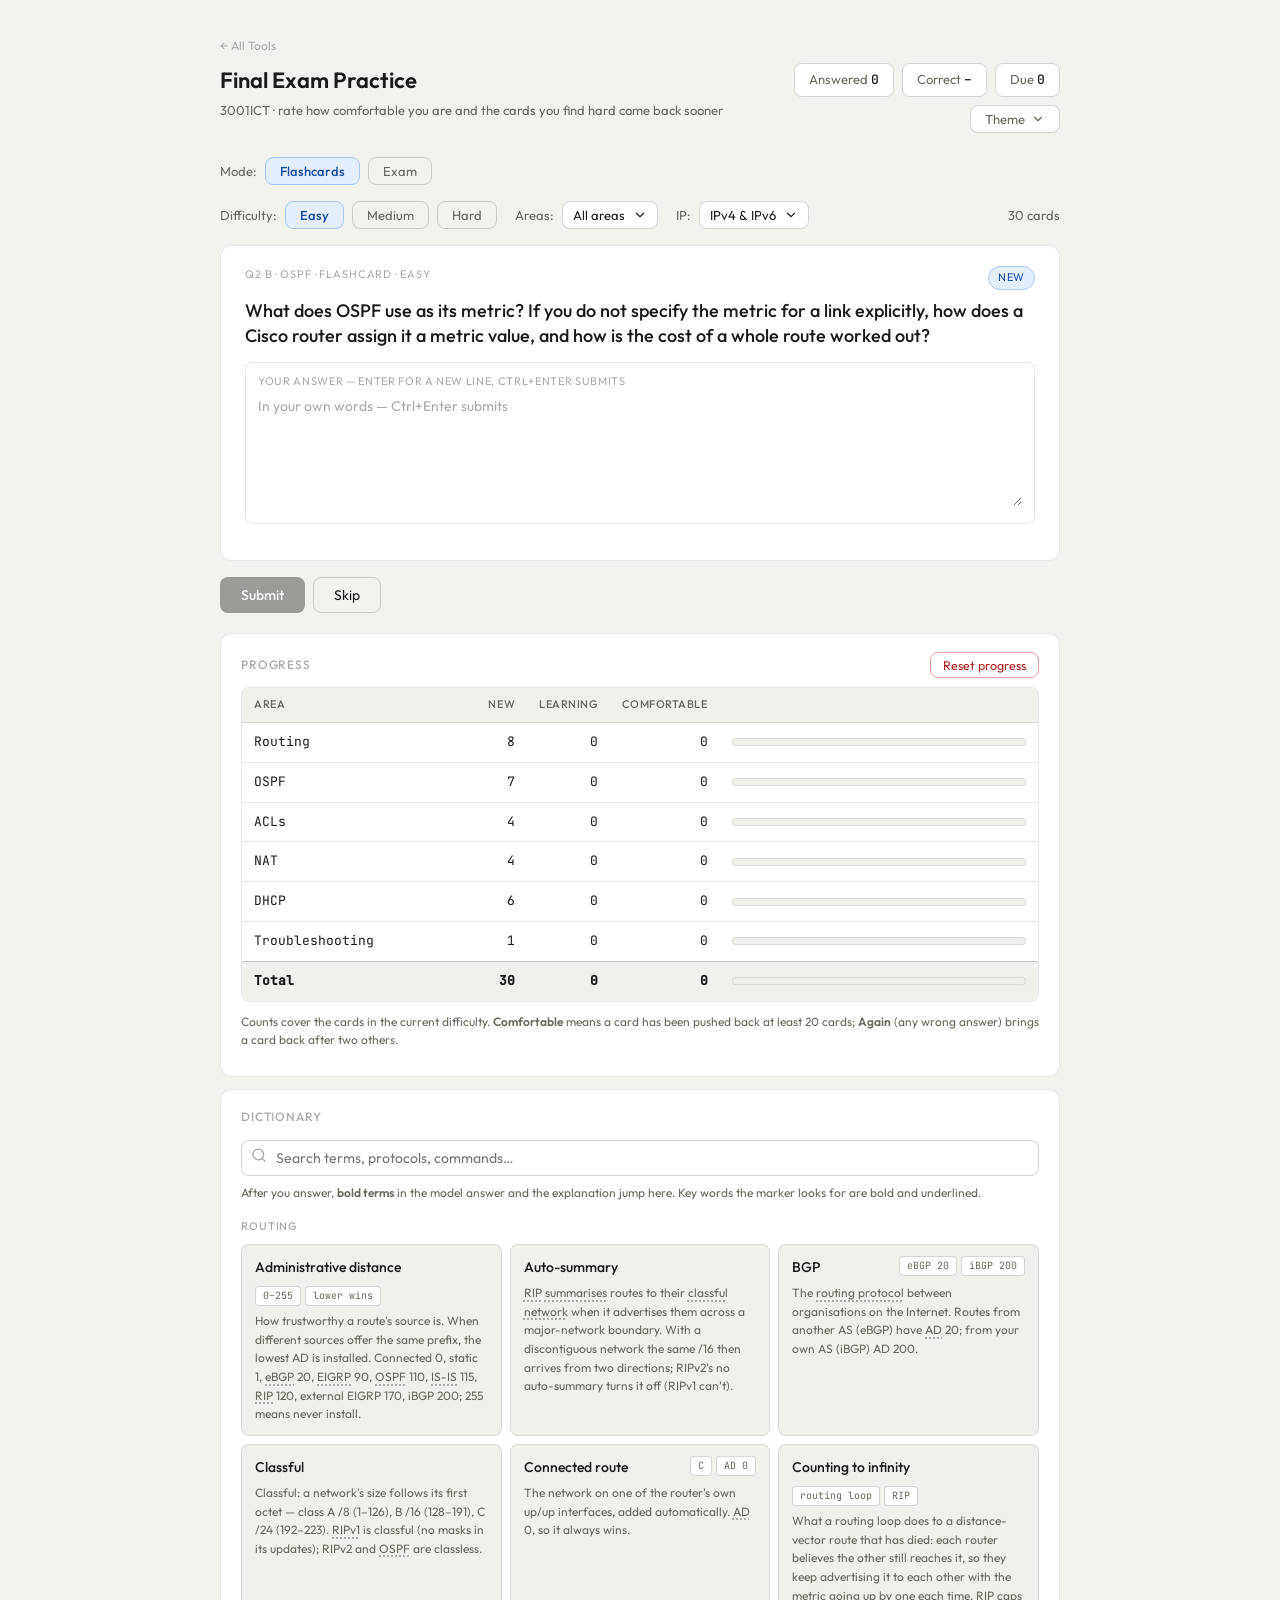
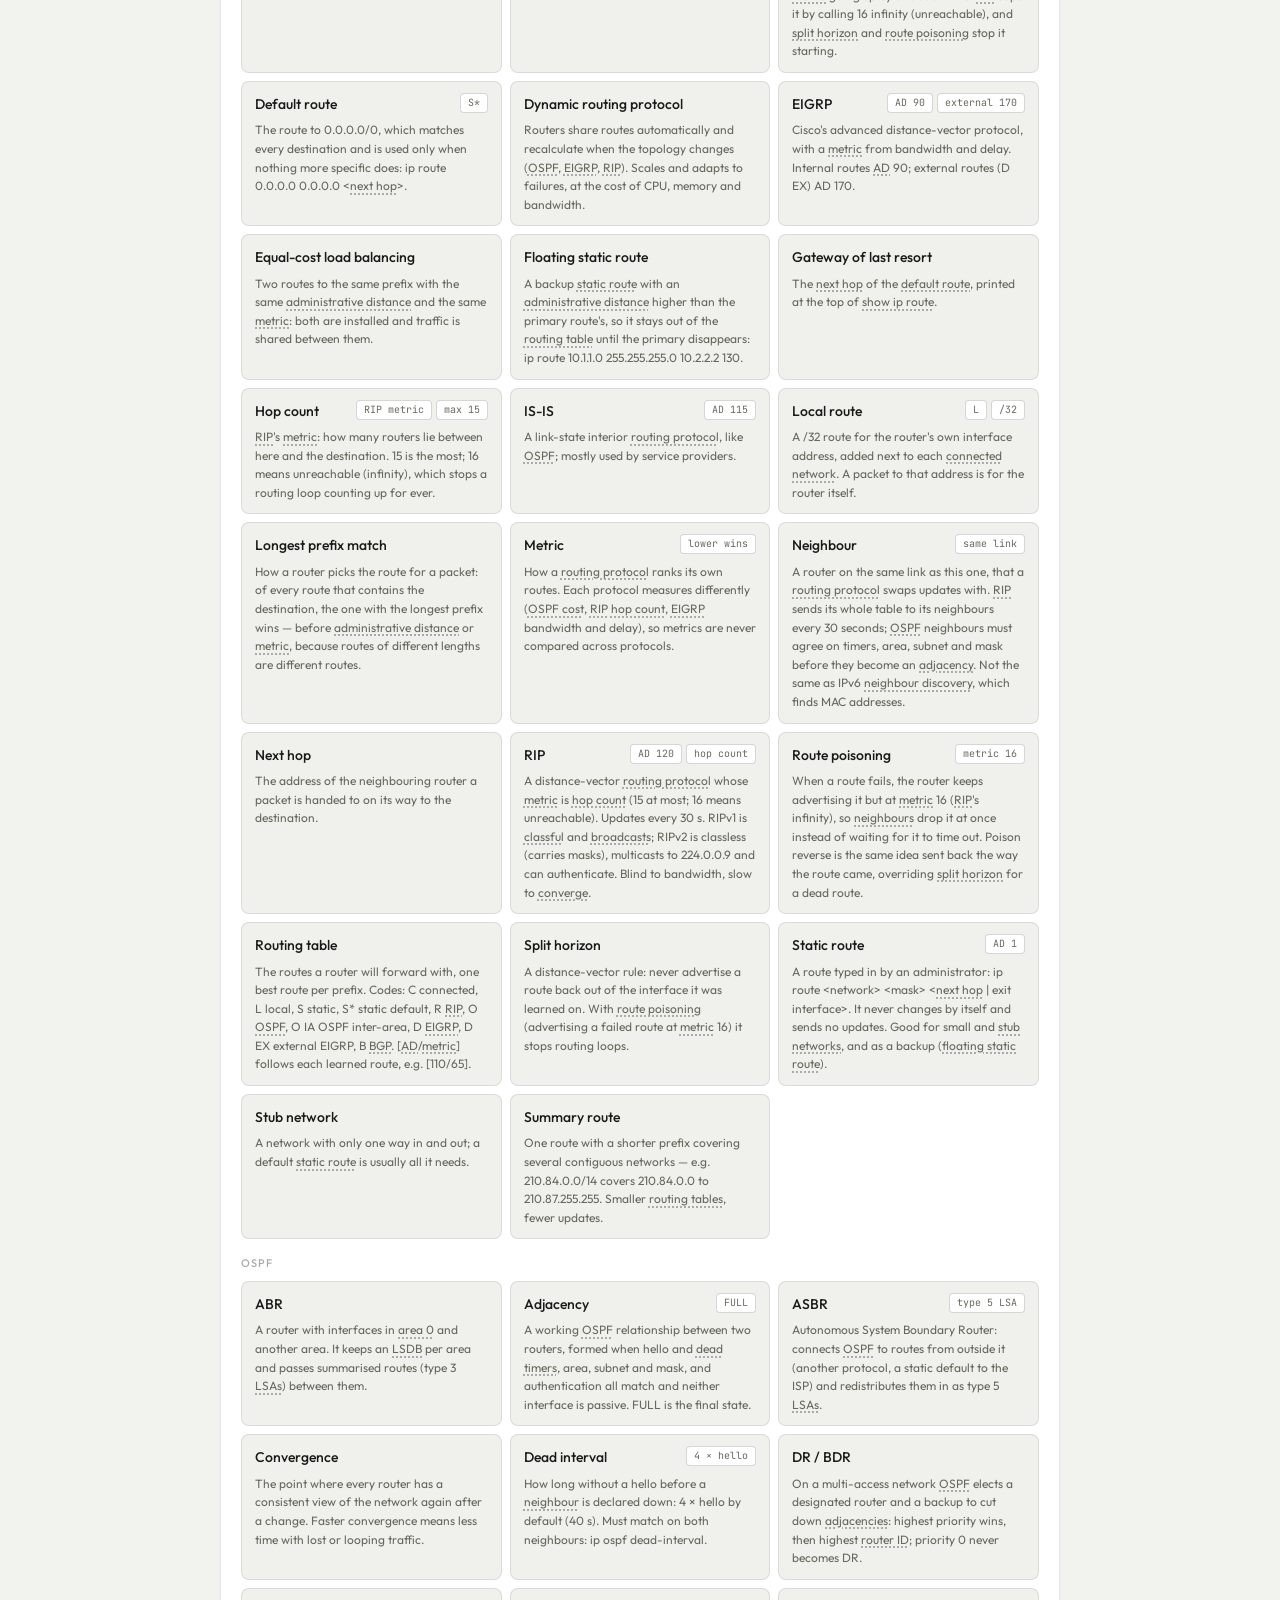
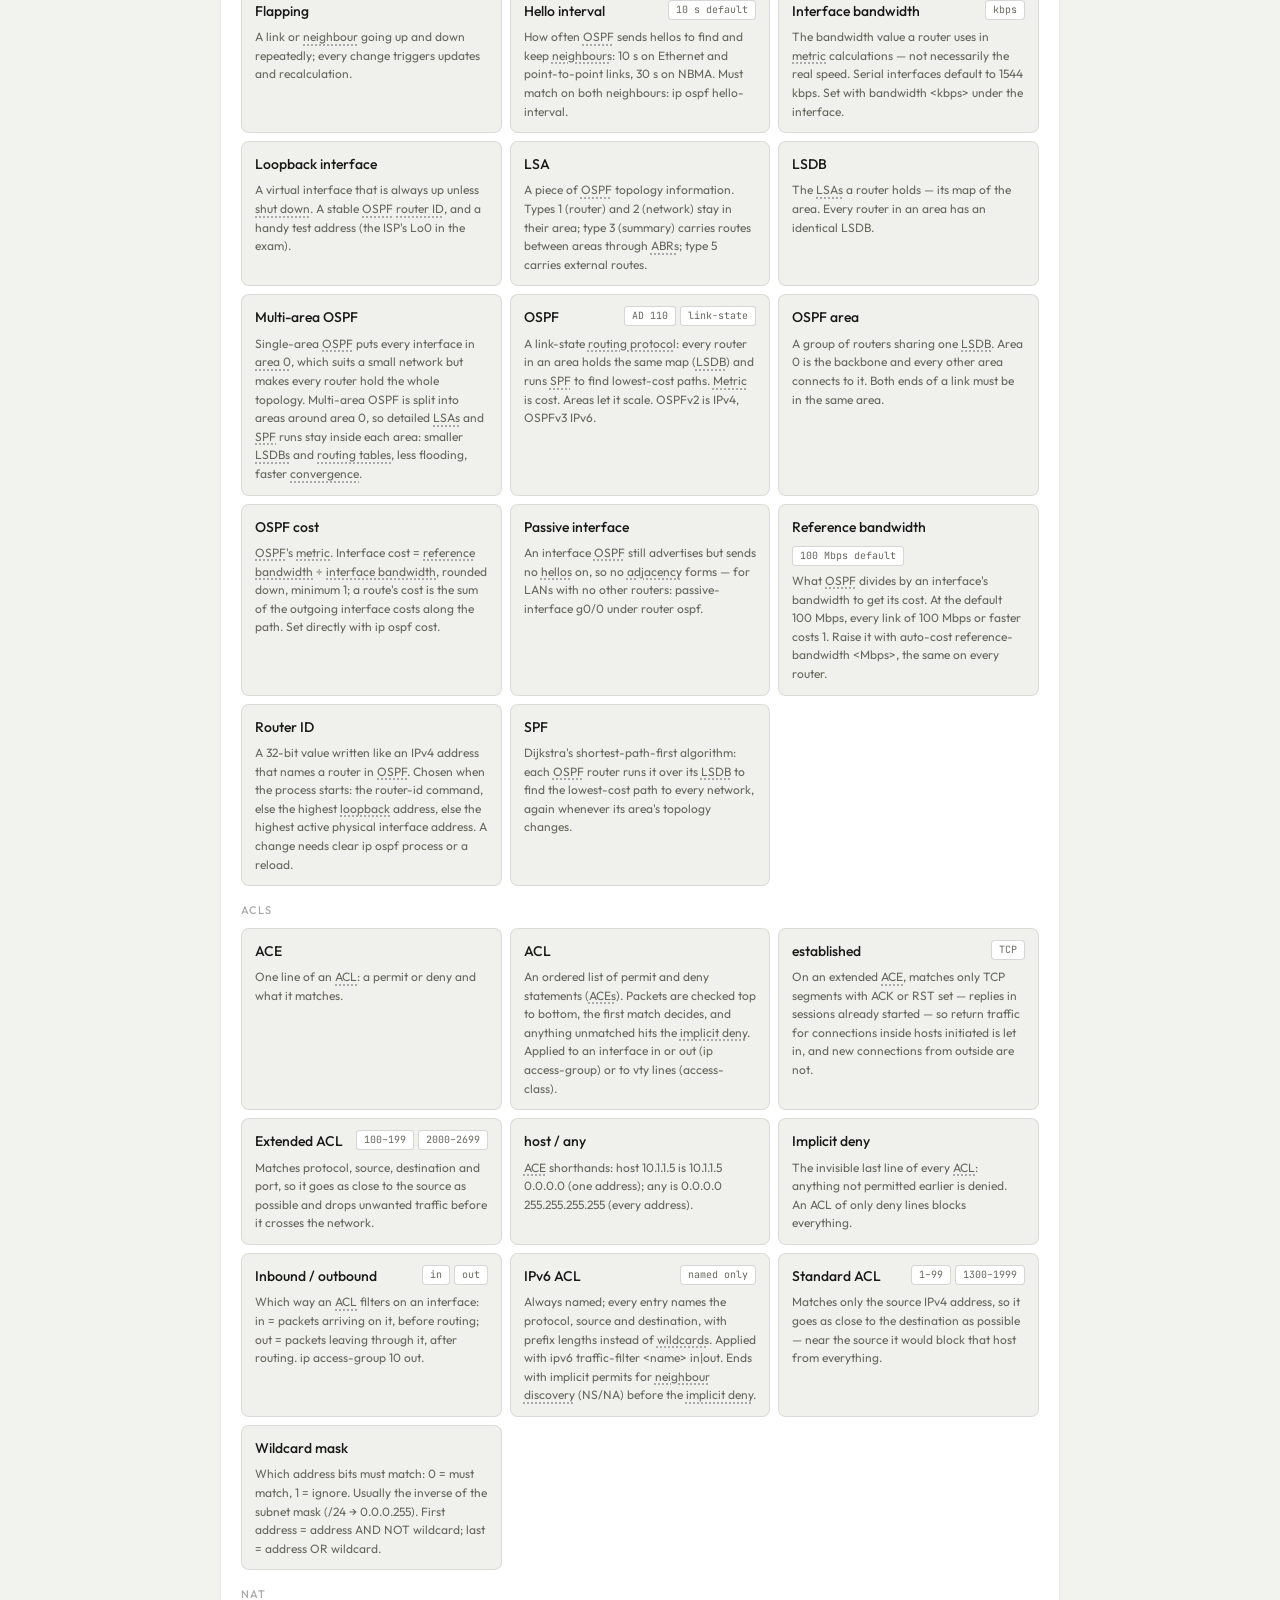
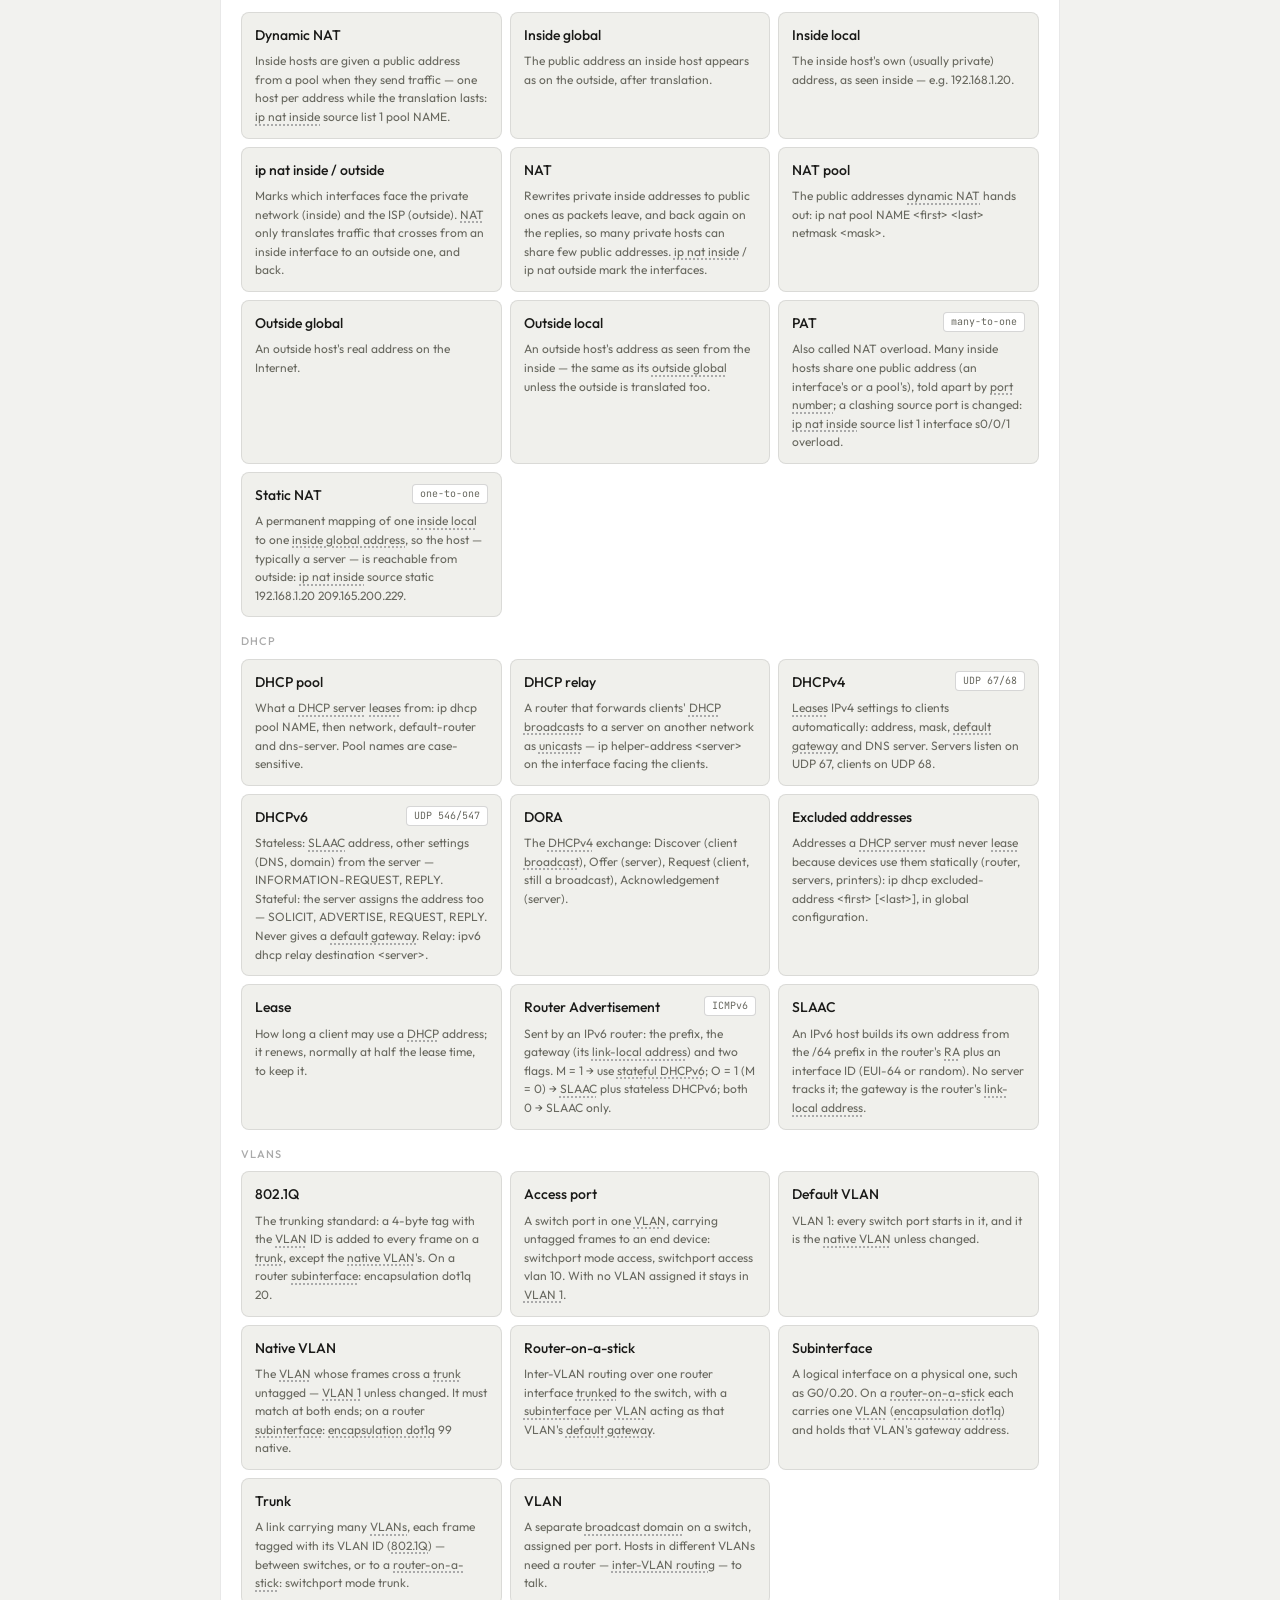
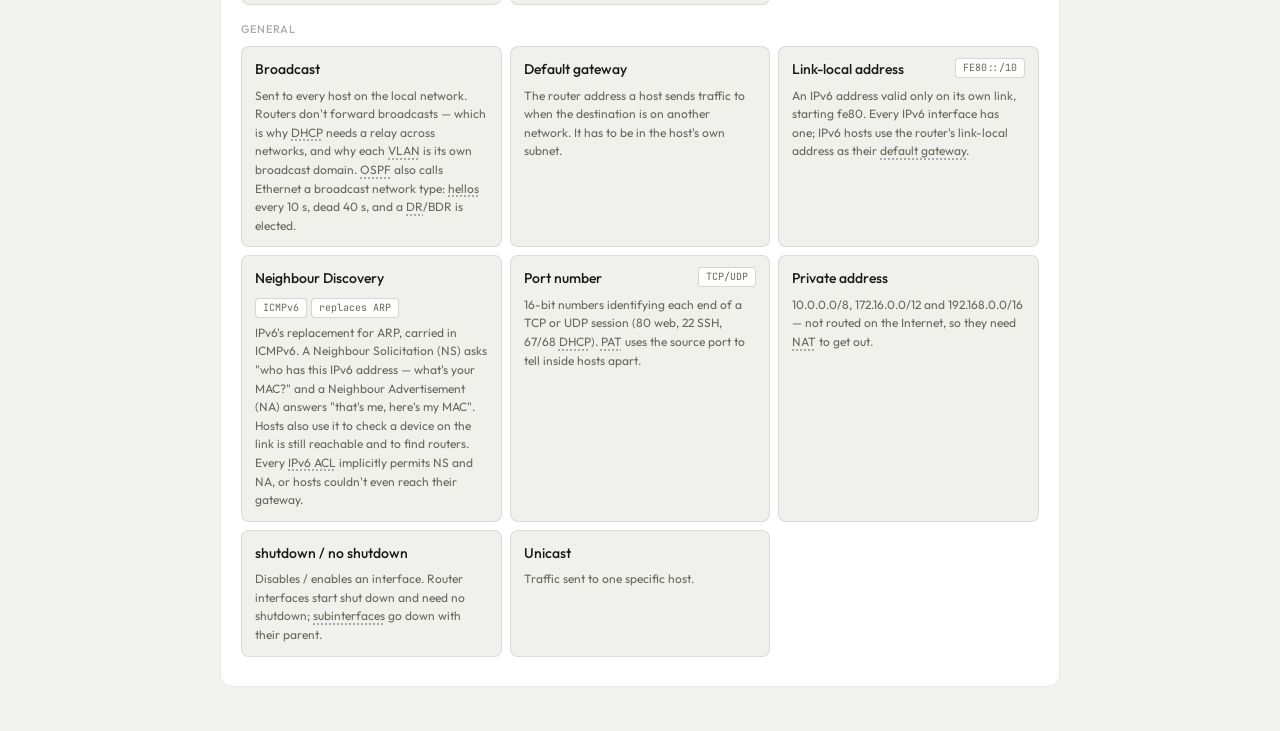
<file: exam.html>
<!DOCTYPE html>
<html lang="en">
<head>
<meta charset="UTF-8">
<meta name="viewport" content="width=device-width, initial-scale=1.0">
<!-- Temporary exam-prep page: deliberately not linked from index.html and
     kept out of search engines. Everything it adds lives in exam.html,
     exam.js and exam.css — delete those three files to remove it. -->
<meta name="robots" content="noindex, nofollow">
<title>Final Exam Practice</title>
<link rel="stylesheet" href="styles.css">
<!-- ?v= is bumped whenever exam.js / exam.css change, so a browser holding
     the old copy fetches the new one (a removed card kept showing). -->
<link rel="stylesheet" href="exam.css?v=144">
<script src="theme.js"></script>
<script src="custom-theme.js"></script>
<script src="answer-keys.js"></script>
<script src="qcard-back.js"></script>
<script src="lab-shared.js"></script>
<script src="net-router.js"></script>
</head>
<body>
<div class="wrap">

  <a href="index.html" class="home-link">&#8592; All Tools</a>

  <div class="hdr">
    <div>
      <div class="hdr-title">Final Exam Practice</div>
      <div class="hdr-sub" id="hdr-sub">3001ICT &middot; rate how comfortable you are and the cards you find hard come back sooner</div>
    </div>
    <div class="hdr-right">
      <div class="chips" id="hdr-chips">
        <div class="chip">Answered <b id="ch-ans">0</b></div>
        <div class="chip">Correct <b id="ch-pct">&ndash;</b></div>
        <div class="chip">Due <b id="ch-due">0</b></div>
      </div>
      <div id="theme-toggle-slot"></div>
    </div>
  </div>

  <!-- Flashcards: the spaced-repetition cards. Exam: the practice paper's
       layout, marked when you finish (the difficulty sets its length). -->
  <div class="cls-row" id="mode-row">
    <span>Mode:</span>
    <button class="cbtn" data-m="flash" onclick="setMode('flash')">Flashcards</button>
    <button class="cbtn" data-m="exam" onclick="setMode('exam')">Exam</button>
  </div>

  <div class="cls-row ex-ctl" id="diff-row">
    <span>Difficulty:</span>
    <button class="cbtn" data-d="1" onclick="setDiff(1)">Easy</button>
    <button class="cbtn" data-d="2" onclick="setDiff(2)">Medium</button>
    <button class="cbtn" data-d="3" onclick="setDiff(3)">Hard</button>
    <div class="ex-area" id="area-dd">
      <span>Areas:</span>
      <button type="button" class="ex-select ex-dd-btn" id="area-btn" onclick="toggleAreaMenu()" aria-haspopup="true" aria-expanded="false">
        <span id="area-btn-txt">All areas</span>
        <svg viewBox="0 0 24 24"><polyline points="6 9 12 15 18 9"/></svg>
      </button>
      <!-- Same panel and rows as every page's Options menu (.opt-menu/.opt-row),
           with the lab checklist's checkbox (.req-checkbox). -->
      <div class="opt-menu ex-area-menu" id="area-menu">
        <div class="opt-section-label">Show cards from</div>
        <div id="area-rows"></div>
        <button type="button" class="ex-area-all" onclick="allAreas()">Select all</button>
      </div>
    </div>
    <div class="ex-area" id="fam-dd">
      <span>IP:</span>
      <button type="button" class="ex-select ex-dd-btn" id="fam-btn" onclick="toggleFamMenu()" aria-haspopup="true" aria-expanded="false">
        <span id="fam-btn-txt">IPv4 &amp; IPv6</span>
        <svg viewBox="0 0 24 24"><polyline points="6 9 12 15 18 9"/></svg>
      </button>
      <div class="opt-menu ex-area-menu" id="fam-menu">
        <div class="opt-section-label">Show cards for</div>
        <div id="fam-rows"></div>
      </div>
    </div>
    <span class="ex-pool" id="pool-note"></span>
  </div>

  <!-- Exam mode: one button per question (answered parts / marks), above it. -->
  <div class="cls-row ex-nav" id="ex-nav" style="display:none"></div>

  <div class="qcard">
    <div class="qcard-hdr">
      <div class="qlbl" id="q-tag">Loading&hellip;</div>
      <span class="ex-pills"><span class="ex-pill ex-new" id="q-pill2"></span><span class="ex-pill" id="q-pill"></span></span>
    </div>
    <div class="q-prompt" id="q-prompt"></div>
    <div id="qbody"></div>
  </div>

  <div class="fbanner" id="fb"></div>

  <div class="actrow">
    <button class="btn btn-p" id="chkbtn" onclick="checkAll()">Submit</button>
    <button class="btn btn-s" id="skipbtn" onclick="skipQ()" title="Put this card back without rating it">Skip</button>
    <!-- Exam mode only: move between questions, and hand the whole exam in
         (then, "See results" once the written answers are marked). -->
    <button class="btn btn-s" id="ex-prev" onclick="examGo(EX.qi-1,true)" style="display:none">&larr; Previous question</button>
    <button class="btn btn-s" id="ex-next" onclick="examGo(EX.qi+1,true)" style="display:none">Next question &rarr;</button>
    <button class="btn btn-p" id="ex-submit" onclick="examSubmitAll()" style="display:none">Submit exam</button>

    <!-- Flashcards only: after the model answer is shown, mark yourself. -->
    <span class="ex-self" id="self-row" style="display:none">
      <button class="btn btn-s ex-k" onclick="selfMark(true)">I got it right <kbd>Y</kbd></button>
      <button class="btn btn-d ex-k" onclick="selfMark(false)">I got it wrong <kbd>N</kbd></button>
    </span>

    <!-- The comfort rating. #nxtbtn is "Good" (or "Next" after a wrong
         answer, which always counts as Again) so answer-keys.js focuses it
         once the round is graded and Enter takes the default. -->
    <span class="ex-rate" id="rate-row">
      <span class="ex-rate-lbl" id="rate-lbl">How comfortable?</span>
      <button class="btn btn-s ex-k ex-r-hard" id="rate-hard" onclick="rate('hard')" style="display:none"></button>
      <button class="btn btn-p ex-k" id="nxtbtn" onclick="nextQ()" style="display:none"></button>
      <button class="btn btn-s ex-k ex-r-easy" id="rate-easy" onclick="rate('easy')" style="display:none"></button>
    </span>
  </div>

  <div class="tool-block" id="prog">
    <div class="ex-block-hdr">
      <div class="tool-block-title">Progress</div>
      <button class="btn btn-d ex-hdr-btn" id="reset-btn" onclick="resetProgress()">Reset progress</button>
    </div>
    <div id="prog-body"></div>
    <p class="tool-note ex-prog-note">Counts cover the cards in the current difficulty. <b>Comfortable</b> means a card has been pushed back at least 20 cards; <b>Again</b> (any wrong answer) brings a card back after two others.</p>
  </div>

  <div class="tool-block" id="exhist" style="display:none">
    <div class="tool-block-title">Past exams</div>
    <div id="exhist-body"></div>
    <p class="tool-note ex-prog-note">Each finished exam is saved here with its score and time. An exam doesn't change your flashcard progress.</p>
  </div>

  <!-- The dictionary: the OSI trainer's Protocol Reference look (.ref-*),
       filled by dictRender(). Terms in a model answer or explanation link
       here once a card is answered. -->
  <div class="tool-block" id="dict">
    <div class="tool-block-title">Dictionary</div>
    <div class="ref-search-wrap">
      <span class="ref-search-icon"><svg viewBox="0 0 24 24"><circle cx="11" cy="11" r="8"/><line x1="21" y1="21" x2="16.65" y2="16.65"/></svg></span>
      <input class="ref-search" type="text" id="dict-q" placeholder="Search terms, protocols, commands&hellip;" oninput="dictFilter(this.value)" autocomplete="off" spellcheck="false">
    </div>
    <p class="tool-note ex-dict-note">After you answer, <span class="ex-term-demo">bold terms</span> in the model answer and the explanation jump here. Key words the marker looks for are bold and underlined.</p>
    <div id="dict-body"></div>
  </div>

</div>

<script src="exam-keys.js?v=144"></script>
<script src="exam.js?v=144"></script>
</body>
</html>
</file>
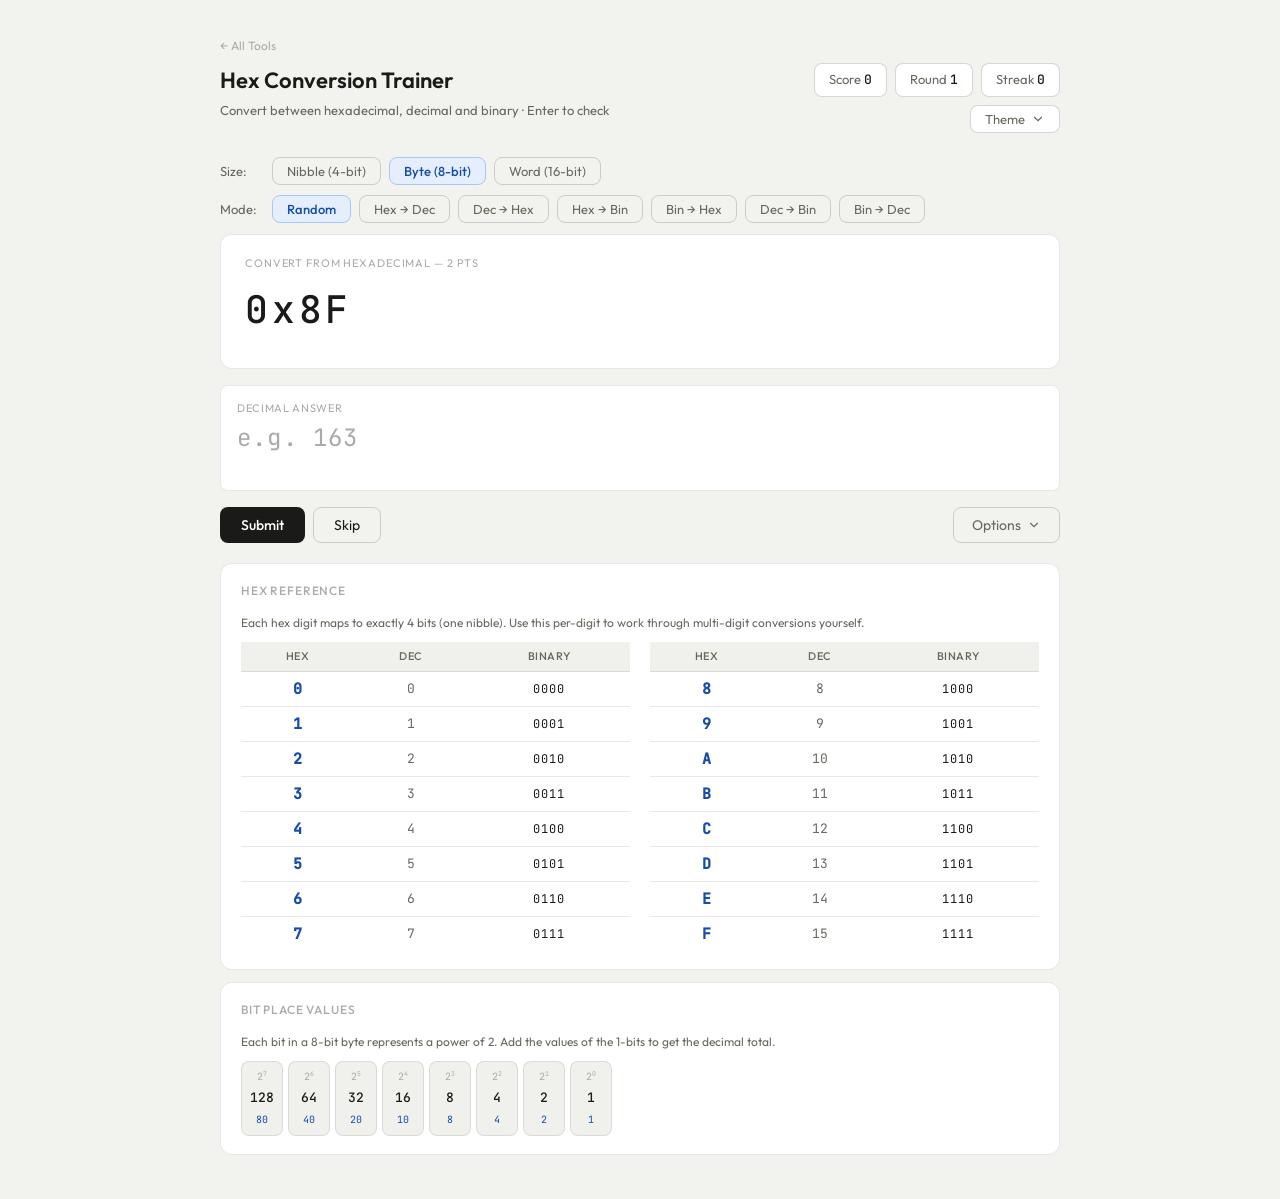
<file: hex_game.html>
<!DOCTYPE html>
<html lang="en">
<head>
<meta charset="UTF-8">
<meta name="viewport" content="width=device-width, initial-scale=1.0">
<title>Hex Conversion Trainer</title>
<link rel="stylesheet" href="styles.css">
<script src="theme.js"></script>
<script src="custom-theme.js"></script>
<script src="options.js"></script>
<script src="answer-keys.js"></script>
<script src="qcard-back.js"></script>
</head>
<body>
<div class="wrap">

  <a href="index.html" class="home-link">&#8592; All Tools</a>

  <div class="hdr">
    <div>
      <div class="hdr-title">Hex Conversion Trainer</div>
      <div class="hdr-sub">Convert between hexadecimal, decimal and binary &middot; Enter to check</div>
    </div>
    <div class="hdr-right">
      <div class="chips">
        <div class="chip">Score <b id="sc">0</b></div>
        <div class="chip">Round <b id="rnd">1</b></div>
        <div class="chip">Streak <b id="str">0</b></div>
      </div>
      <div id="theme-toggle-slot"></div>
    </div>
  </div>

  <div class="conv-row" id="sz-row">
    <span>Size:</span>
    <button class="cbtn" onclick="setSz('nibble',this)">Nibble (4-bit)</button>
    <button class="cbtn on" onclick="setSz('byte',this)">Byte (8-bit)</button>
    <button class="cbtn" onclick="setSz('word',this)">Word (16-bit)</button>
  </div>

  <div class="conv-row" id="mode-row">
    <span>Mode:</span>
    <button class="cbtn on" onclick="setMode('random',this)">Random</button>
    <button class="cbtn" onclick="setMode('hex-dec',this)">Hex &rarr; Dec</button>
    <button class="cbtn" onclick="setMode('dec-hex',this)">Dec &rarr; Hex</button>
    <button class="cbtn" onclick="setMode('hex-bin',this)">Hex &rarr; Bin</button>
    <button class="cbtn" onclick="setMode('bin-hex',this)">Bin &rarr; Hex</button>
    <button class="cbtn" onclick="setMode('dec-bin',this)">Dec &rarr; Bin</button>
    <button class="cbtn" onclick="setMode('bin-dec',this)">Bin &rarr; Dec</button>
  </div>

  <div class="qcard">
    <div class="q-type-tag" id="q-tag">Loading&hellip;</div>
    <div class="q-val" id="q-val"></div>
    <div class="q-hint" id="q-sub"></div>
  </div>

  <div class="fbanner" id="fb"></div>

  <div class="afield large" id="ans-wrap">
    <label id="ans-lbl">Answer</label>
    <input id="ans-inp" autocomplete="off" spellcheck="false">
    <div class="ahint large" id="ans-hint"></div>
  </div>

  <div class="actrow">
    <button class="btn btn-p" id="chkbtn" onclick="checkAnswer()">Submit</button>
    <button class="btn btn-s" id="skipbtn" onclick="skipQ()">Skip</button>
    <button class="btn btn-s" id="nxtbtn" onclick="nextQ()" style="display:none">Next &rarr;</button>

    <div class="opt-wrap">
      <button class="opt-btn" id="opt-btn" onclick="toggleOpts()">
        Options
        <svg viewBox="0 0 24 24"><polyline points="6 9 12 15 18 9"/></svg>
      </button>
      <div class="opt-menu" id="opt-menu">
        <div class="opt-section-label">Reference Tools</div>
        <label class="opt-row" onclick="toggleTool('hexref')">
          <span class="opt-row-label">Hex Reference</span>
          <div class="tog"><input type="checkbox" id="tog-hexref" checked><span class="tog-track"></span></div>
        </label>
        <label class="opt-row" onclick="toggleTool('placeval')">
          <span class="opt-row-label">Bit Place Values</span>
          <div class="tog"><input type="checkbox" id="tog-placeval" checked><span class="tog-track"></span></div>
        </label>
        <label class="opt-row" onclick="toggleTool('converter')">
          <span class="opt-row-label">Hex Converter</span>
          <div class="tog"><input type="checkbox" id="tog-converter"><span class="tog-track"></span></div>
        </label>
      </div>
    </div>
  </div>

  <div class="toolsec" id="toolsec">

    <!-- Tool 1: Hex Reference (enabled) -->
    <div class="tool-block" id="t-hexref">
      <div class="tool-block-title">Hex Reference</div>
      <p class="tool-note">Each hex digit maps to exactly 4 bits (one nibble). Use this per-digit to work through multi-digit conversions yourself.</p>
      <table class="hex-ref-table">
        <thead>
          <tr><th>Hex</th><th>Dec</th><th>Binary</th><th class="sep"></th><th>Hex</th><th>Dec</th><th>Binary</th></tr>
        </thead>
        <tbody id="hex-ref-body"></tbody>
      </table>
    </div>

    <!-- Tool 2: Bit Place Values (enabled) -->
    <div class="tool-block" id="t-placeval">
      <div class="tool-block-title">Bit Place Values</div>
      <p class="tool-note" id="pv-note"></p>
      <div class="place-val-grid" id="place-val-grid"></div>
    </div>

    <!-- Tool 3: Hex Converter (disabled — direct answers) -->
    <div class="tool-block" id="t-converter" style="display:none">
      <div class="tool-block-title">Hex Converter</div>
      <p class="tool-note">Enter any value in hex (e.g. FF or 0xFF), decimal, or binary and see all three representations instantly.</p>
      <div class="conv-tool-row">
        <input class="conv-tool-inp" id="ct-inp" placeholder="hex, decimal, or binary&hellip;"
               oninput="runConverter()" spellcheck="false" autocomplete="off">
      </div>
      <div class="conv-tool-result" id="ct-result" style="display:none">
        <div class="conv-tool-field"><span class="conv-tool-lbl">Hex</span><span class="conv-tool-val" id="ct-hex">—</span></div>
        <div class="conv-tool-field"><span class="conv-tool-lbl">Decimal</span><span class="conv-tool-val" id="ct-dec">—</span></div>
        <div class="conv-tool-field"><span class="conv-tool-lbl">Binary</span><span class="conv-tool-val" id="ct-bin">—</span></div>
      </div>
    </div>

  </div>
</div>

<script>
/* ═══ State ═══════════════════════════════════════════════════════════════ */
let Q=null, sz='byte', mode='random', score=0, rnd=1, streak=0, answered=false;

function ri(a,b){ return Math.floor(Math.random()*(b-a+1))+a; }

/* ═══ Selectors ═══════════════════════════════════════════════════════════ */
function setSz(s,btn){
  sz=s;
  document.querySelectorAll('#sz-row .cbtn').forEach(b=>b.classList.remove('on'));
  btn.classList.add('on');
  updatePlaceValues();
  nextQ();
}
function setMode(m,btn){
  mode=m;
  document.querySelectorAll('#mode-row .cbtn').forEach(b=>b.classList.remove('on'));
  btn.classList.add('on');
  nextQ();
}

/* ═══ Question generation ═════════════════════════════════════════════════ */
const ALL_MODES=['hex-dec','dec-hex','hex-bin','bin-hex','dec-bin','bin-dec'];

function genQ(){
  const maxVal  = sz==='nibble'?15:sz==='byte'?255:65535;
  const hexLen  = sz==='nibble'?1 :sz==='byte'?2  :4;
  const binLen  = sz==='nibble'?4 :sz==='byte'?8  :16;
  const pts     = sz==='nibble'?1 :sz==='byte'?2  :3;
  const val     = ri(0, maxVal);
  const hex     = val.toString(16).toUpperCase().padStart(hexLen,'0');
  const bin     = val.toString(2).padStart(binLen,'0');
  const qt      = mode==='random' ? ALL_MODES[ri(0,ALL_MODES.length-1)] : mode;
  return {sz, qt, val, hex, bin, hexLen, binLen, pts};
}

/* ═══ Format helpers ══════════════════════════════════════════════════════ */
function fmtBin(bin,s){
  if(s==='nibble') return bin;
  if(s==='byte')   return bin.slice(0,4)+'\u2009'+bin.slice(4);          // thin space
  return bin.slice(0,4)+'\u2009'+bin.slice(4,8)+'\u2009'+bin.slice(8,12)+'\u2009'+bin.slice(12);
}
function fmtBinAns(bin,s){ return fmtBin(bin,s); }  // same, used in hint display

/* ═══ Load question ═══════════════════════════════════════════════════════ */
const FROM_LABEL={hex:'Hexadecimal', dec:'Decimal', bin:'Binary'};
const TO_LABEL=  {hex:'Hexadecimal', dec:'Decimal', bin:'Binary'};
const HEX_PH={nibble:'e.g. F', byte:'e.g. A3', word:'e.g. A3C5'};
const DEC_PH={nibble:'e.g. 12', byte:'e.g. 163', word:'e.g. 41909'};
const BIN_PH={nibble:'e.g. 1010', byte:'e.g. 1010 0011', word:'e.g. 1010 0011 1100 0101'};

function loadQ(){
  Q=genQ(); answered=false;
  const [from,to]=Q.qt.split('-');

  /* Question card */
  document.getElementById('q-tag').textContent=
    `Convert from ${FROM_LABEL[from]} \u2014 ${Q.pts} pt${Q.pts>1?'s':''}`;

  const qv=document.getElementById('q-val');
  if(from==='hex'){
    qv.className='q-val hex';
    qv.textContent='0x'+Q.hex;
  } else if(from==='bin'){
    qv.className='q-val bin';
    qv.textContent=fmtBin(Q.bin,Q.sz);
  } else {
    qv.className='q-val';
    qv.textContent=String(Q.val);
  }
  document.getElementById('q-sub').textContent='';

  /* Answer field */
  const wrap=document.getElementById('ans-wrap');
  const inp=document.getElementById('ans-inp');
  wrap.className='afield large';
  inp.value=''; inp.disabled=false;
  document.getElementById('ans-lbl').textContent=TO_LABEL[to]+' answer';
  inp.placeholder = to==='hex' ? HEX_PH[Q.sz] : to==='dec' ? DEC_PH[Q.sz] : BIN_PH[Q.sz];
  document.getElementById('ans-hint').innerHTML='';

  /* Feedback & buttons */
  const fb=document.getElementById('fb');
  fb.className='fbanner'; fb.style.display='none';
  document.getElementById('chkbtn').style.display='';
  document.getElementById('skipbtn').style.display='';
  document.getElementById('nxtbtn').style.display='none';
  document.getElementById('sc').textContent=score;
  document.getElementById('rnd').textContent=rnd;
  document.getElementById('str').textContent=streak;

  setTimeout(()=>inp.focus(),50);
}

/* ═══ Answer checking ═════════════════════════════════════════════════════ */
function getCorrect(){
  const [,to]=Q.qt.split('-');
  if(to==='hex') return Q.hex.toLowerCase();
  if(to==='dec') return String(Q.val);
  return Q.bin;
}

function normalizeInput(raw){
  const [,to]=Q.qt.split('-');
  if(to==='hex')
    return raw.trim().toLowerCase().replace(/^0x/,'').padStart(Q.hexLen,'0');
  if(to==='dec')
    return raw.trim().replace(/[,\s]/g,'');
  /* bin: strip whitespace, pad to full length */
  return raw.trim().replace(/[\s\u2009]/g,'').padStart(Q.binLen,'0');
}

/* What to show as the "correct answer" in hint / revealed field */
function fmtCorrectDisplay(correct){
  const [,to]=Q.qt.split('-');
  if(to==='hex') return '0x'+correct.toUpperCase();
  if(to==='bin') return fmtBinAns(correct, Q.sz);
  return correct;
}

function checkAnswer(){
  if(answered) return;
  const inp=document.getElementById('ans-inp');
  const raw=inp.value;
  if(raw.trim()==='') { skipQ(); return; }

  const correct=getCorrect();
  const norm=normalizeInput(raw);
  const ok=(norm===correct);

  answered=true; inp.disabled=true;
  const wrap=document.getElementById('ans-wrap');
  const hint=document.getElementById('ans-hint');

  if(ok){
    wrap.classList.add('ok');
    hint.textContent='\u2713 Correct';
    score+=Q.pts; streak++;
    showFb(`Correct! +${Q.pts} pt${Q.pts>1?'s':''}. Streak: ${streak}`,'ok');
  } else {
    wrap.classList.add('bad');
    hint.textContent='Correct: '+fmtCorrectDisplay(correct);
    showFb('Incorrect.','err');
    streak=0;
  }
  finish();
}

function skipQ(){
  if(answered) return;
  answered=true;
  const inp=document.getElementById('ans-inp');
  inp.disabled=true;
  const correct=getCorrect();
  inp.value=fmtCorrectDisplay(correct);
  document.getElementById('ans-wrap').classList.add('show');
  document.getElementById('ans-hint').textContent='Revealed';
  showFb('Answer revealed. No points.','warn');
  streak=0;
  finish();
}

function finish(){
  rnd++;
  document.getElementById('sc').textContent=score;
  document.getElementById('str').textContent=streak;
  document.getElementById('rnd').textContent=rnd;
  document.getElementById('nxtbtn').style.display='';
  document.getElementById('chkbtn').style.display='none';
  document.getElementById('skipbtn').style.display='none';
}

function showFb(msg,type){
  const fb=document.getElementById('fb');
  fb.style.display='block'; fb.className='fbanner '+type; fb.textContent=msg;
}
function nextQ(){ loadQ(); }

/* ═══ Options ═════════════════════════════════════════════════════════════ */
function toggleOpts(){
  const m=document.getElementById('opt-menu');
  const b=document.getElementById('opt-btn');
  m.classList.toggle('open');
  b.classList.toggle('open',m.classList.contains('open'));
}
function toggleTool(id){
  document.getElementById('tog-'+id).checked ^= true;
  applyTools();
}
function applyTools(){
  const tools=['hexref','placeval','converter'];
  let any=false;
  tools.forEach(t=>{
    const on=document.getElementById('tog-'+t).checked;
    document.getElementById('t-'+t).style.display=on?'':'none';
    if(on) any=true;
  });
  document.getElementById('toolsec').style.display=any?'':'none';
  saveOptionsState();
}
document.addEventListener('click',e=>{
  const w=document.getElementById('opt-btn').closest('.opt-wrap');
  if(!w.contains(e.target)){
    document.getElementById('opt-menu').classList.remove('open');
    document.getElementById('opt-btn').classList.remove('open');
  }
});

/* ═══ Hex Reference Table ═════════════════════════════════════════════════ */
function buildHexRef(){
  const tb=document.getElementById('hex-ref-body');
  for(let i=0;i<8;i++){
    const a=i, b=i+8;
    const tr=document.createElement('tr');
    tr.innerHTML=
      `<td class="hx">${a.toString(16).toUpperCase()}</td>`+
      `<td class="dc">${a}</td>`+
      `<td class="bn">${a.toString(2).padStart(4,'0')}</td>`+
      `<td class="sep"></td>`+
      `<td class="hx">${b.toString(16).toUpperCase()}</td>`+
      `<td class="dc">${b}</td>`+
      `<td class="bn">${b.toString(2).padStart(4,'0')}</td>`;
    tb.appendChild(tr);
  }
}

/* ═══ Bit Place Values ════════════════════════════════════════════════════ */
function updatePlaceValues(){
  const bits=sz==='nibble'?4:sz==='byte'?8:16;
  const labels={nibble:'4-bit nibble',byte:'8-bit byte',word:'16-bit word'};
  document.getElementById('pv-note').textContent=
    `Each bit in a ${labels[sz]} represents a power of 2. Add the values of the 1-bits to get the decimal total.`;
  const grid=document.getElementById('place-val-grid');
  grid.innerHTML='';
  for(let i=bits-1;i>=0;i--){
    const v=Math.pow(2,i);
    const cell=document.createElement('div');
    cell.className='pv-cell';
    cell.innerHTML=
      `<div class="pv-pos">2<sup>${i}</sup></div>`+
      `<div class="pv-val">${v>=1000?v.toLocaleString():v}</div>`+
      `<div class="pv-hex">${v.toString(16).toUpperCase()}</div>`;
    grid.appendChild(cell);
  }
}

/* ═══ Hex Converter Tool ══════════════════════════════════════════════════ */
function runConverter(){
  const raw=document.getElementById('ct-inp').value.trim();
  const res=document.getElementById('ct-result');
  if(!raw){ res.style.display='none'; return; }

  let val=null;
  if(/^(0x)?[0-9a-fA-F]+$/.test(raw))
    val=parseInt(raw.replace(/^0x/i,''),16);
  else if(/^[01][\s01]*$/.test(raw))
    val=parseInt(raw.replace(/\s/g,''),2);
  else if(/^\d+$/.test(raw))
    val=parseInt(raw,10);

  if(val===null||isNaN(val)||val<0||val>0xFFFF){ res.style.display='none'; return; }

  const bits=sz==='nibble'?4:sz==='byte'?8:16;
  const hLen=bits/4;
  const hexStr=val.toString(16).toUpperCase().padStart(hLen,'0');
  const binStr=val.toString(2).padStart(bits,'0');

  document.getElementById('ct-hex').textContent='0x'+hexStr;
  document.getElementById('ct-dec').textContent=String(val);
  document.getElementById('ct-bin').textContent=fmtBin(binStr, sz);
  res.style.display='';
}

/* ═══ Keyboard ════════════════════════════════════════════════════════════ */
document.addEventListener('keydown',e=>{
  if(e.key==='Escape'){
    document.getElementById('opt-menu').classList.remove('open');
    document.getElementById('opt-btn').classList.remove('open');
  }
});

/* ═══ Init ════════════════════════════════════════════════════════════════ */
buildHexRef();
updatePlaceValues();
loadQ();

/* Enter submits, then Enter moves on — see answer-keys.js. */
AnswerKeys.wire({answers:'#ans-inp', submit:'checkAnswer'});
</script>
</body>
</html>
</file>
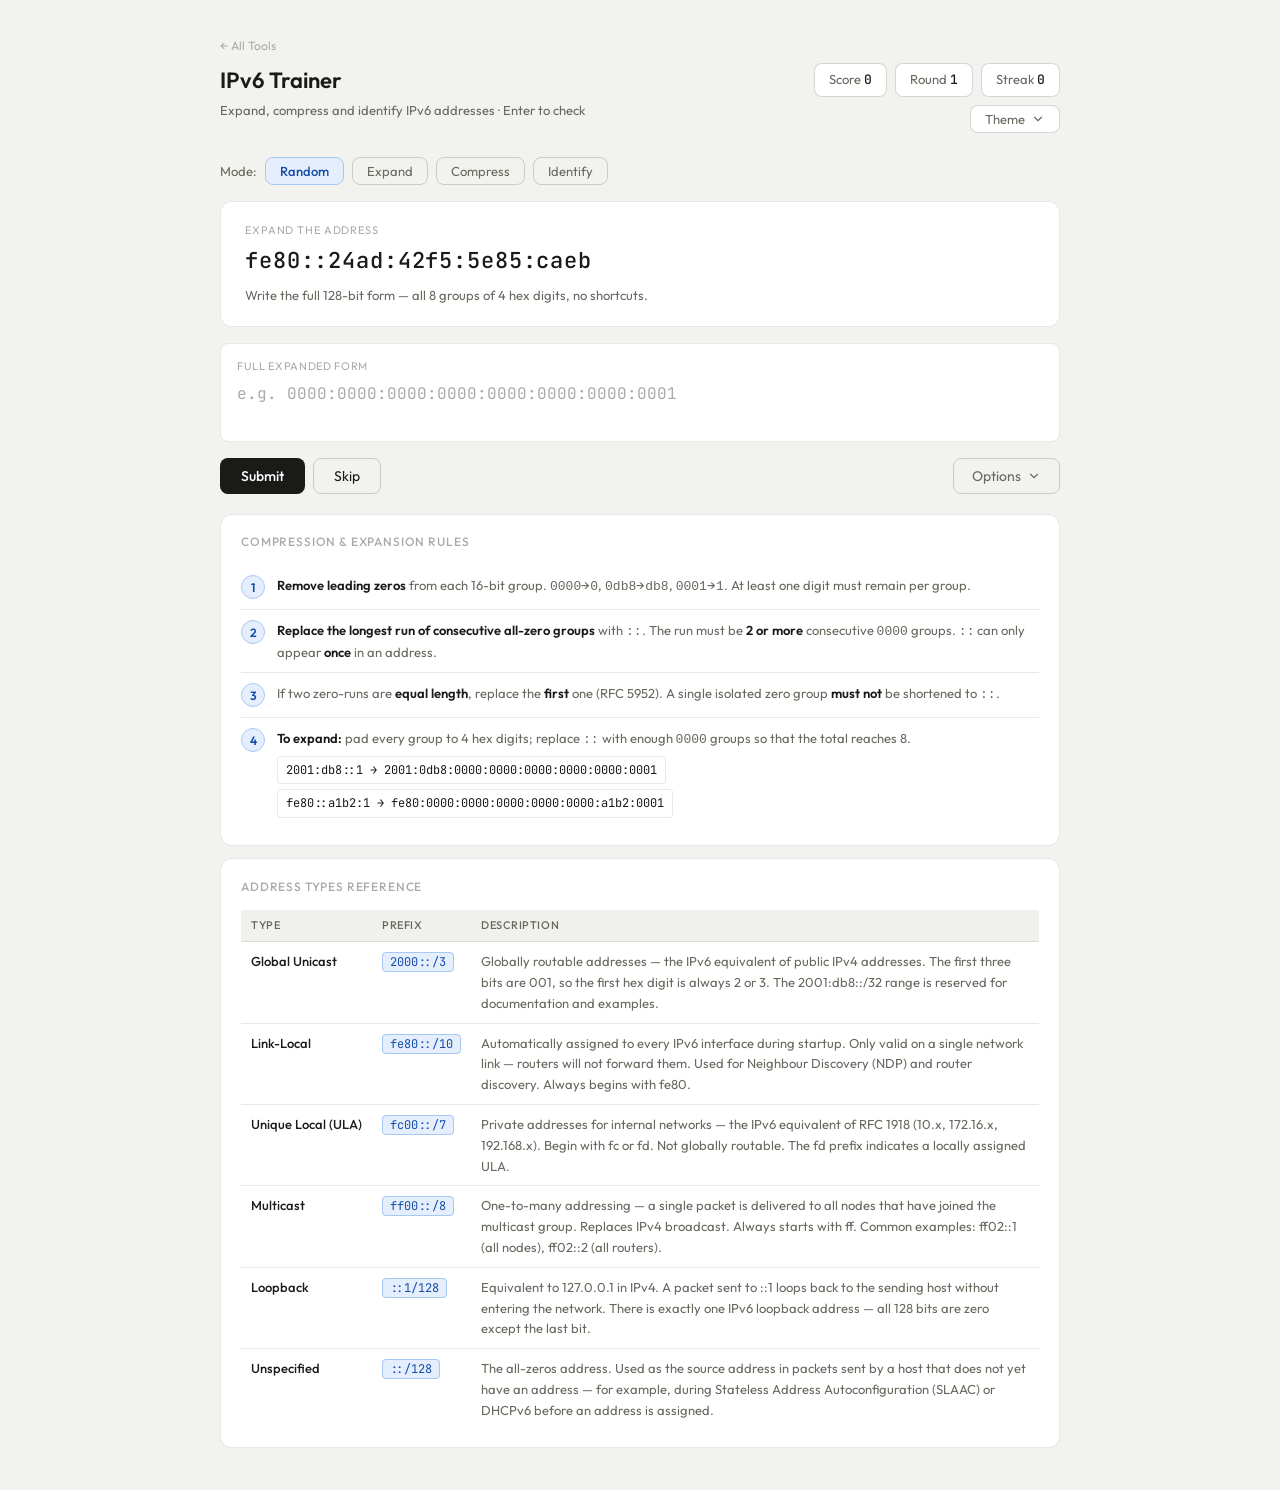
<file: ipv6_game.html>
<!DOCTYPE html>
<html lang="en">
<head>
<meta charset="UTF-8">
<meta name="viewport" content="width=device-width, initial-scale=1.0">
<title>IPv6 Trainer</title>
<link rel="stylesheet" href="styles.css">
<script src="theme.js"></script>
<script src="custom-theme.js"></script>
<script src="options.js"></script>
<script src="answer-keys.js"></script>
<script src="qcard-back.js"></script>
</head>
<body>
<div class="wrap">

  <a href="index.html" class="home-link">&#8592; All Tools</a>

  <div class="hdr">
    <div>
      <div class="hdr-title">IPv6 Trainer</div>
      <div class="hdr-sub">Expand, compress and identify IPv6 addresses &middot; Enter to check</div>
    </div>
    <div class="hdr-right">
      <div class="chips">
        <div class="chip">Score <b id="sc">0</b></div>
        <div class="chip">Round <b id="rnd">1</b></div>
        <div class="chip">Streak <b id="str">0</b></div>
      </div>
      <div id="theme-toggle-slot"></div>
    </div>
  </div>

  <div class="mode-row">
    <span>Mode:</span>
    <button class="cbtn on" onclick="setMode('random',this)">Random</button>
    <button class="cbtn" onclick="setMode('expand',this)">Expand</button>
    <button class="cbtn" onclick="setMode('compress',this)">Compress</button>
    <button class="cbtn" onclick="setMode('identify',this)">Identify</button>
  </div>

  <div class="qcard">
    <div class="q-type-tag" id="q-tag">Loading&hellip;</div>
    <div id="q-main"></div>
    <div class="q-sub" id="q-sub"></div>
  </div>

  <div class="fbanner" id="fb"></div>
  <div id="answer-area"></div>

  <div class="explain" id="explain" style="display:none">
    <div class="ex-name" id="expl-name"></div>
    <div class="ex-prefix" id="expl-prefix"></div>
    <div id="expl-desc"></div>
  </div>

  <div class="actrow">
    <button class="btn btn-p" id="chkbtn" onclick="checkAnswer()">Submit</button>
    <button class="btn btn-s" id="skipbtn" onclick="skipQ()">Skip</button>
    <button class="btn btn-s" id="nxtbtn" onclick="nextQ()" style="display:none">Next &rarr;</button>

    <div class="opt-wrap">
      <button class="opt-btn" id="opt-btn" onclick="toggleOpts()">
        Options
        <svg viewBox="0 0 24 24"><polyline points="6 9 12 15 18 9"/></svg>
      </button>
      <div class="opt-menu" id="opt-menu">
        <div class="opt-section-label">Reference Tools</div>
        <label class="opt-row" onclick="toggleTool('rules')">
          <span class="opt-row-label">Compression Rules</span>
          <div class="tog"><input type="checkbox" id="tog-rules" checked><span class="tog-track"></span></div>
        </label>
        <label class="opt-row" onclick="toggleTool('types')">
          <span class="opt-row-label">Address Types</span>
          <div class="tog"><input type="checkbox" id="tog-types" checked><span class="tog-track"></span></div>
        </label>
        <label class="opt-row" onclick="toggleTool('analyzer')">
          <span class="opt-row-label">IPv6 Analyzer</span>
          <div class="tog"><input type="checkbox" id="tog-analyzer"><span class="tog-track"></span></div>
        </label>
      </div>
    </div>
  </div>

  <div class="toolsec" id="toolsec">

    <!-- Tool 1: Compression Rules (enabled) -->
    <div class="tool-block" id="t-rules">
      <div class="tool-block-title">Compression &amp; Expansion Rules</div>
      <ul class="rules-list">
        <li class="rule-item">
          <div class="rule-num">1</div>
          <div class="rule-body">
            <strong>Remove leading zeros</strong> from each 16-bit group.
            <code>0000</code>&rarr;<code>0</code>, <code>0db8</code>&rarr;<code>db8</code>, <code>0001</code>&rarr;<code>1</code>.
            At least one digit must remain per group.
          </div>
        </li>
        <li class="rule-item">
          <div class="rule-num">2</div>
          <div class="rule-body">
            <strong>Replace the longest run of consecutive all-zero groups</strong> with <code>::</code>.
            The run must be <strong>2 or more</strong> consecutive <code>0000</code> groups.
            <code>::</code> can only appear <strong>once</strong> in an address.
          </div>
        </li>
        <li class="rule-item">
          <div class="rule-num">3</div>
          <div class="rule-body">
            If two zero-runs are <strong>equal length</strong>, replace the <strong>first</strong> one (RFC&nbsp;5952).
            A single isolated zero group <strong>must not</strong> be shortened to <code>::</code>.
          </div>
        </li>
        <li class="rule-item">
          <div class="rule-num">4</div>
          <div class="rule-body">
            <strong>To expand:</strong> pad every group to 4 hex digits; replace <code>::</code> with enough
            <code>0000</code> groups so that the total reaches 8.
            <div class="rule-ex">2001:db8::1 &rarr; 2001:0db8:0000:0000:0000:0000:0000:0001</div>
            <div class="rule-ex">fe80::a1b2:1 &rarr; fe80:0000:0000:0000:0000:0000:a1b2:0001</div>
          </div>
        </li>
      </ul>
    </div>

    <!-- Tool 2: Address Types (enabled) -->
    <div class="tool-block" id="t-types">
      <div class="tool-block-title">Address Types Reference</div>
      <table class="type-ref-table">
        <thead><tr><th>Type</th><th>Prefix</th><th>Description</th></tr></thead>
        <tbody id="type-ref-body"></tbody>
      </table>
    </div>

    <!-- Tool 3: Analyzer (disabled by default — gives direct answers) -->
    <div class="tool-block" id="t-analyzer" style="display:none">
      <div class="tool-block-title">IPv6 Analyzer</div>
      <p class="tool-note">Enter any IPv6 address (compressed or full) to see all forms and the address type.</p>
      <div class="az-row">
        <input class="az-input" id="az-inp" placeholder="e.g. 2001:db8::1" oninput="runAnalyzer()" spellcheck="false" autocomplete="off">
      </div>
      <div class="az-result" id="az-result" style="display:none">
        <div class="az-field"><span class="az-lbl">Expanded</span><span class="az-val" id="az-exp">—</span></div>
        <div class="az-field"><span class="az-lbl">Compressed</span><span class="az-val" id="az-comp">—</span></div>
        <div class="az-field"><span class="az-lbl">Type</span><span class="az-val" id="az-type">—</span></div>
      </div>
    </div>

  </div>
</div>

<script>
/* ═══ Data ════════════════════════════════════════════════════════════════ */

function rg(){ return Math.floor(Math.random()*0x10000).toString(16).padStart(4,'0'); }
function rh(n){ let s='';for(let i=0;i<n;i++)s+=Math.floor(Math.random()*16).toString(16);return s; }
function ri(a,b){ return Math.floor(Math.random()*(b-a+1))+a; }
/* Non-zero group — guarantees at least one significant bit so an address part
   cannot accidentally collapse into an all-zeros run in the wrong place.     */
function rgnz(){ return ri(1,0xffff).toString(16).padStart(4,'0'); }

const TYPES=[
  { id:'global-unicast', name:'Global Unicast', prefix:'2000::/3',
    desc:'Globally routable addresses — the IPv6 equivalent of public IPv4 addresses. The first three bits are 001, so the first hex digit is always 2 or 3. The 2001:db8::/32 range is reserved for documentation and examples.',
    gen(){
      /* Vary the routing prefix so questions feel different each time */
      const pfx=[['2001','0db8'],['2400',rg()],['2600',rg()],['2a00',rg()],['2800',rg()]][ri(0,4)];
      /* Host part (last group) is always non-zero — a real host address */
      return[pfx[0],pfx[1],rg(),rg(),'0000','0000','0000',rgnz()];
    }
  },
  { id:'link-local', name:'Link-Local', prefix:'fe80::/10',
    desc:'Automatically assigned to every IPv6 interface during startup. Only valid on a single network link — routers will not forward them. Used for Neighbour Discovery (NDP) and router discovery. Always begins with fe80.',
    gen(){
      /* Interface identifier (last 64 bits). In practice this is derived from
         a MAC address (EUI-64) or generated randomly — never all zeros.      */
      return['fe80','0000','0000','0000',rg(),rg(),rg(),rgnz()];
    }
  },
  { id:'unique-local', name:'Unique Local (ULA)', prefix:'fc00::/7',
    desc:'Private addresses for internal networks — the IPv6 equivalent of RFC 1918 (10.x, 172.16.x, 192.168.x). Begin with fc or fd. Not globally routable. The fd prefix indicates a locally assigned ULA.',
    gen(){
      /* Global ID (rgnz) ensures the ULA prefix is actually assigned;
         host part (rgnz) is a real interface address.                        */
      return[('fd'+rh(2)),rgnz(),rg(),'0000','0000','0000','0000',rgnz()];
    }
  },
  { id:'multicast', name:'Multicast', prefix:'ff00::/8',
    desc:'One-to-many addressing — a single packet is delivered to all nodes that have joined the multicast group. Replaces IPv4 broadcast. Always starts with ff. Common examples: ff02::1 (all nodes), ff02::2 (all routers).',
    gen(){
      const s=['01','02','05','0e'][ri(0,3)];
      /* Group ID must be non-zero — a zero group ID is reserved/invalid */
      return[`ff${s}`,'0000','0000','0000','0000','0000','0000',ri(1,0xfe).toString(16).padStart(4,'0')];
    }
  },
  { id:'loopback', name:'Loopback', prefix:'::1/128',
    desc:'Equivalent to 127.0.0.1 in IPv4. A packet sent to ::1 loops back to the sending host without entering the network. There is exactly one IPv6 loopback address — all 128 bits are zero except the last bit.',
    gen(){ return['0000','0000','0000','0000','0000','0000','0000','0001']; }
  },
  { id:'unspecified', name:'Unspecified', prefix:'::/128',
    desc:'The all-zeros address. Used as the source address in packets sent by a host that does not yet have an address — for example, during Stateless Address Autoconfiguration (SLAAC) or DHCPv6 before an address is assigned.',
    gen(){ return['0000','0000','0000','0000','0000','0000','0000','0000']; }
  },
];

/* ═══ IPv6 functions ══════════════════════════════════════════════════════ */

function toFull(groups){ return groups.join(':'); }

function toCompressed(groups){
  const p=groups.map(g=>parseInt(g,16).toString(16));
  /* Find first, longest run of ≥2 zero groups */
  let bS=-1,bL=0,i=0;
  while(i<8){
    if(p[i]==='0'){
      const s=i; while(i<8&&p[i]==='0')i++;
      const l=i-s; if(l>bL){bS=s;bL=l;}
    } else i++;
  }
  if(bL>=2){
    const before=p.slice(0,bS).join(':');
    const after=p.slice(bS+bL).join(':');
    if(before&&after) return`${before}::${after}`;
    if(before) return`${before}::`;
    if(after) return`::${after}`;
    return'::';
  }
  return p.join(':');
}

function parseToGroups(addr){
  addr=addr.toLowerCase().trim();
  if(addr==='::') return Array(8).fill('0000');
  let parts;
  if(addr.includes('::')){
    const sides=addr.split('::');
    if(sides.length!==2) return null;
    const L=sides[0]?sides[0].split(':'):[];
    const R=sides[1]?sides[1].split(':'):[];
    const z=8-L.length-R.length;
    if(z<0) return null;
    parts=[...L,...Array(z).fill('0'),...R];
  } else {
    parts=addr.split(':');
  }
  if(parts.length!==8) return null;
  if(!parts.every(p=>/^[0-9a-f]{1,4}$/.test(p))) return null;
  return parts.map(p=>p.padStart(4,'0'));
}

function identify(groups){
  const g0=parseInt(groups[0],16);
  if(groups.every((g,i)=>g===(i<7?'0000':'0001'))) return 'loopback';
  if(groups.every(g=>g==='0000')) return 'unspecified';
  if((g0&0xff00)===0xff00) return 'multicast';
  if((g0&0xffc0)===0xfe80) return 'link-local';
  if((g0&0xfe00)===0xfc00) return 'unique-local';
  if((g0&0xe000)===0x2000) return 'global-unicast';
  return 'unknown';
}

/* ═══ State ═══════════════════════════════════════════════════════════════ */

let Q=null, qmode='random', score=0, rnd=1, streak=0, answered=false;

function setMode(m,btn){
  qmode=m;
  document.querySelectorAll('.mode-row .cbtn').forEach(b=>b.classList.remove('on'));
  btn.classList.add('on');
  nextQ();
}

/* ═══ Question generation ═════════════════════════════════════════════════ */

function genQ(){
  /* Decide question type first — it drives which address types are valid */
  let qt;
  if(qmode==='random') qt=['expand','compress','identify'][ri(0,2)];
  else qt=qmode;

  /* Unspecified (::) is all-zeros: it is a real type worth identifying but is
     not a practical address anyone would encounter on a live network, and it
     compresses to the trivial "::" making expand/compress questions too easy.
     Loopback (::1) is always identical so also excluded from expand/compress
     to avoid repetitive questions — it still appears in Identify mode.       */
  const pool = (qt==='identify')
    ? TYPES
    : TYPES.filter(t => t.id !== 'unspecified' && t.id !== 'loopback');

  /* Safety retry: re-generate if the compressed form is "::" (shouldn't
     happen with the fixed generators, but guards against edge cases).        */
  let t, groups, full, compressed;
  let attempts=0;
  do {
    t = pool[ri(0, pool.length-1)];
    groups = t.gen();
    full = toFull(groups);
    compressed = toCompressed(groups);
    attempts++;
  } while(compressed==='::'&&attempts<10);

  return{qt, t, groups, full, compressed};
}

/* ═══ Load / render ═══════════════════════════════════════════════════════ */

function loadQ(){
  Q=genQ(); answered=false;
  const tag=document.getElementById('q-tag');
  const main=document.getElementById('q-main');
  const sub=document.getElementById('q-sub');
  const area=document.getElementById('answer-area');
  const fb=document.getElementById('fb');
  fb.className='fbanner'; fb.style.display='none';
  document.getElementById('explain').style.display='none';
  document.getElementById('nxtbtn').style.display='none';
  document.getElementById('chkbtn').style.display='';
  document.getElementById('skipbtn').style.display='';
  document.getElementById('sc').textContent=score;
  document.getElementById('rnd').textContent=rnd;
  document.getElementById('str').textContent=streak;

  if(Q.qt==='expand'){
    tag.textContent='Expand the address';
    main.innerHTML=`<div class="ipv6-disp">${Q.compressed}</div>`;
    sub.textContent='Write the full 128-bit form — all 8 groups of 4 hex digits, no shortcuts.';
    area.innerHTML=`
      <div class="ans-field" id="ans-wrap">
        <label>Full expanded form</label>
        <input id="ans-inp" placeholder="e.g. 0000:0000:0000:0000:0000:0000:0000:0001" autocomplete="off" spellcheck="false">
        <div class="ans-hint" id="ans-hint"></div>
      </div>`;
    document.getElementById('chkbtn').style.display='';

  } else if(Q.qt==='compress'){
    tag.textContent='Compress the address';
    main.innerHTML=`<div class="ipv6-disp">${Q.full}</div>`;
    sub.textContent='Write the shortest valid form — omit leading zeros and use :: for the longest zero run.';
    area.innerHTML=`
      <div class="ans-field" id="ans-wrap">
        <label>Compressed form</label>
        <input id="ans-inp" placeholder="e.g. 2001:db8::1" autocomplete="off" spellcheck="false">
        <div class="ans-hint" id="ans-hint"></div>
      </div>`;
    document.getElementById('chkbtn').style.display='';

  } else {
    tag.textContent='Identify the address type';
    main.innerHTML=`<div class="ipv6-disp">${Q.compressed}</div>`;
    sub.textContent='What type of IPv6 address is this?';
    const btns=TYPES.map(t=>`<button class="type-btn" id="tb-${t.id}" onclick="handleTypeClick('${t.id}')">${t.name}</button>`).join('');
    area.innerHTML=`<div class="type-grid">${btns}</div>`;
    document.getElementById('chkbtn').style.display='none';
  }

  const inp=document.getElementById('ans-inp');
  if(inp) setTimeout(()=>inp.focus(),50);
}

/* ═══ Answering ═══════════════════════════════════════════════════════════ */

function showFb(msg,type){ const fb=document.getElementById('fb');fb.style.display='block';fb.className='fbanner '+type;fb.textContent=msg; }

function showExplain(){
  const box=document.getElementById('explain');
  document.getElementById('expl-name').textContent=Q.t.name;
  document.getElementById('expl-prefix').textContent=Q.t.prefix;
  document.getElementById('expl-desc').textContent=Q.t.desc;
  box.style.display='';
}

function finishRound(ok){
  answered=true;
  if(ok){score+=2;streak++;}else{streak=0;}
  rnd++;
  document.getElementById('sc').textContent=score;
  document.getElementById('str').textContent=streak;
  document.getElementById('rnd').textContent=rnd;
  document.getElementById('nxtbtn').style.display='';
  document.getElementById('chkbtn').style.display='none';
  document.getElementById('skipbtn').style.display='none';
  showExplain();
}

function checkAnswer(){
  if(answered) return;
  const inp=document.getElementById('ans-inp');
  if(!inp) return;
  const raw=inp.value.trim().toLowerCase();
  const correct=(Q.qt==='expand'?Q.full:Q.compressed).toLowerCase();
  const wrap=document.getElementById('ans-wrap');
  const hint=document.getElementById('ans-hint');
  inp.disabled=true;

  if(raw===correct){
    wrap.classList.add('ok'); hint.textContent='\u2713 Correct';
    showFb('Correct! +2 pts. Streak: '+(streak+1),'ok');
    finishRound(true);
  } else if(raw===''){
    wrap.classList.add('show'); inp.value=correct; hint.textContent='Not answered';
    showFb('Not answered.','warn');
    finishRound(false);
  } else {
    wrap.classList.add('bad'); hint.textContent='Correct: '+correct;
    showFb('Incorrect.','err');
    finishRound(false);
  }
}

function handleTypeClick(id){
  if(answered) return;
  document.querySelectorAll('.type-btn').forEach(b=>b.disabled=true);
  const ok=(id===Q.t.id);
  document.getElementById('tb-'+id).classList.add(ok?'correct':'wrong');
  if(!ok) document.getElementById('tb-'+Q.t.id).classList.add('correct');
  showFb(ok?`Correct — ${Q.t.name}! +2 pts. Streak: ${streak+1}`:`Incorrect — that was ${Q.t.name}.`, ok?'ok':'err');
  finishRound(ok);
}

function skipQ(){
  if(answered) return;
  const inp=document.getElementById('ans-inp');
  if(inp){
    const correct=(Q.qt==='expand'?Q.full:Q.compressed).toLowerCase();
    inp.disabled=true;
    inp.value=correct;
    document.getElementById('ans-wrap').classList.add('show');
    document.getElementById('ans-hint').textContent='Revealed';
  } else {
    document.querySelectorAll('.type-btn').forEach(b=>b.disabled=true);
    document.getElementById('tb-'+Q.t.id).classList.add('correct');
  }
  showFb('Answer revealed. No points awarded.','warn');
  finishRound(false);
}

function nextQ(){ loadQ(); }

/* ═══ Options ═════════════════════════════════════════════════════════════ */

function toggleOpts(){
  const m=document.getElementById('opt-menu');
  const b=document.getElementById('opt-btn');
  m.classList.toggle('open');
  b.classList.toggle('open',m.classList.contains('open'));
}
function toggleTool(id){
  const cb=document.getElementById('tog-'+id);
  cb.checked=!cb.checked;
  applyTools();
}
function applyTools(){
  const tools=['rules','types','analyzer'];
  let any=false;
  tools.forEach(t=>{
    const on=document.getElementById('tog-'+t).checked;
    document.getElementById('t-'+t).style.display=on?'':'none';
    if(on) any=true;
  });
  document.getElementById('toolsec').style.display=any?'':'none';
  saveOptionsState();
}
document.addEventListener('click',e=>{
  const w=document.getElementById('opt-btn').closest('.opt-wrap');
  if(!w.contains(e.target)){
    document.getElementById('opt-menu').classList.remove('open');
    document.getElementById('opt-btn').classList.remove('open');
  }
});

/* ═══ Analyzer tool ═══════════════════════════════════════════════════════ */

function runAnalyzer(){
  const raw=document.getElementById('az-inp').value.trim().toLowerCase();
  const result=document.getElementById('az-result');
  if(!raw){ result.style.display='none'; return; }
  const groups=parseToGroups(raw);
  if(!groups){
    document.getElementById('az-exp').textContent='Invalid address';
    document.getElementById('az-comp').textContent='—';
    document.getElementById('az-type').textContent='—';
    result.style.display='';
    return;
  }
  const typeId=identify(groups);
  const typeName=TYPES.find(t=>t.id===typeId)?.name??'Unknown';
  document.getElementById('az-exp').textContent=toFull(groups);
  document.getElementById('az-comp').textContent=toCompressed(groups);
  document.getElementById('az-type').textContent=typeName;
  result.style.display='';
}

/* ═══ Build reference table ═══════════════════════════════════════════════ */

function buildTypeTable(){
  const tb=document.getElementById('type-ref-body');
  tb.innerHTML=TYPES.map(t=>`
    <tr>
      <td style="font-weight:500;white-space:nowrap">${t.name}</td>
      <td><span class="prefix-badge">${t.prefix}</span></td>
      <td style="color:var(--text-s)">${t.desc}</td>
    </tr>`).join('');
}

/* ═══ Keyboard ════════════════════════════════════════════════════════════ */

document.addEventListener('keydown',e=>{
  if(e.key==='Escape'){
    document.getElementById('opt-menu').classList.remove('open');
    document.getElementById('opt-btn').classList.remove('open');
  }
});

/* ═══ Init ════════════════════════════════════════════════════════════════ */
buildTypeTable();
loadQ();

/* Enter submits, then Enter moves on — see answer-keys.js. */
AnswerKeys.wire({answers:'#ans-inp', submit:'checkAnswer'});
</script>
</body>
</html>
</file>
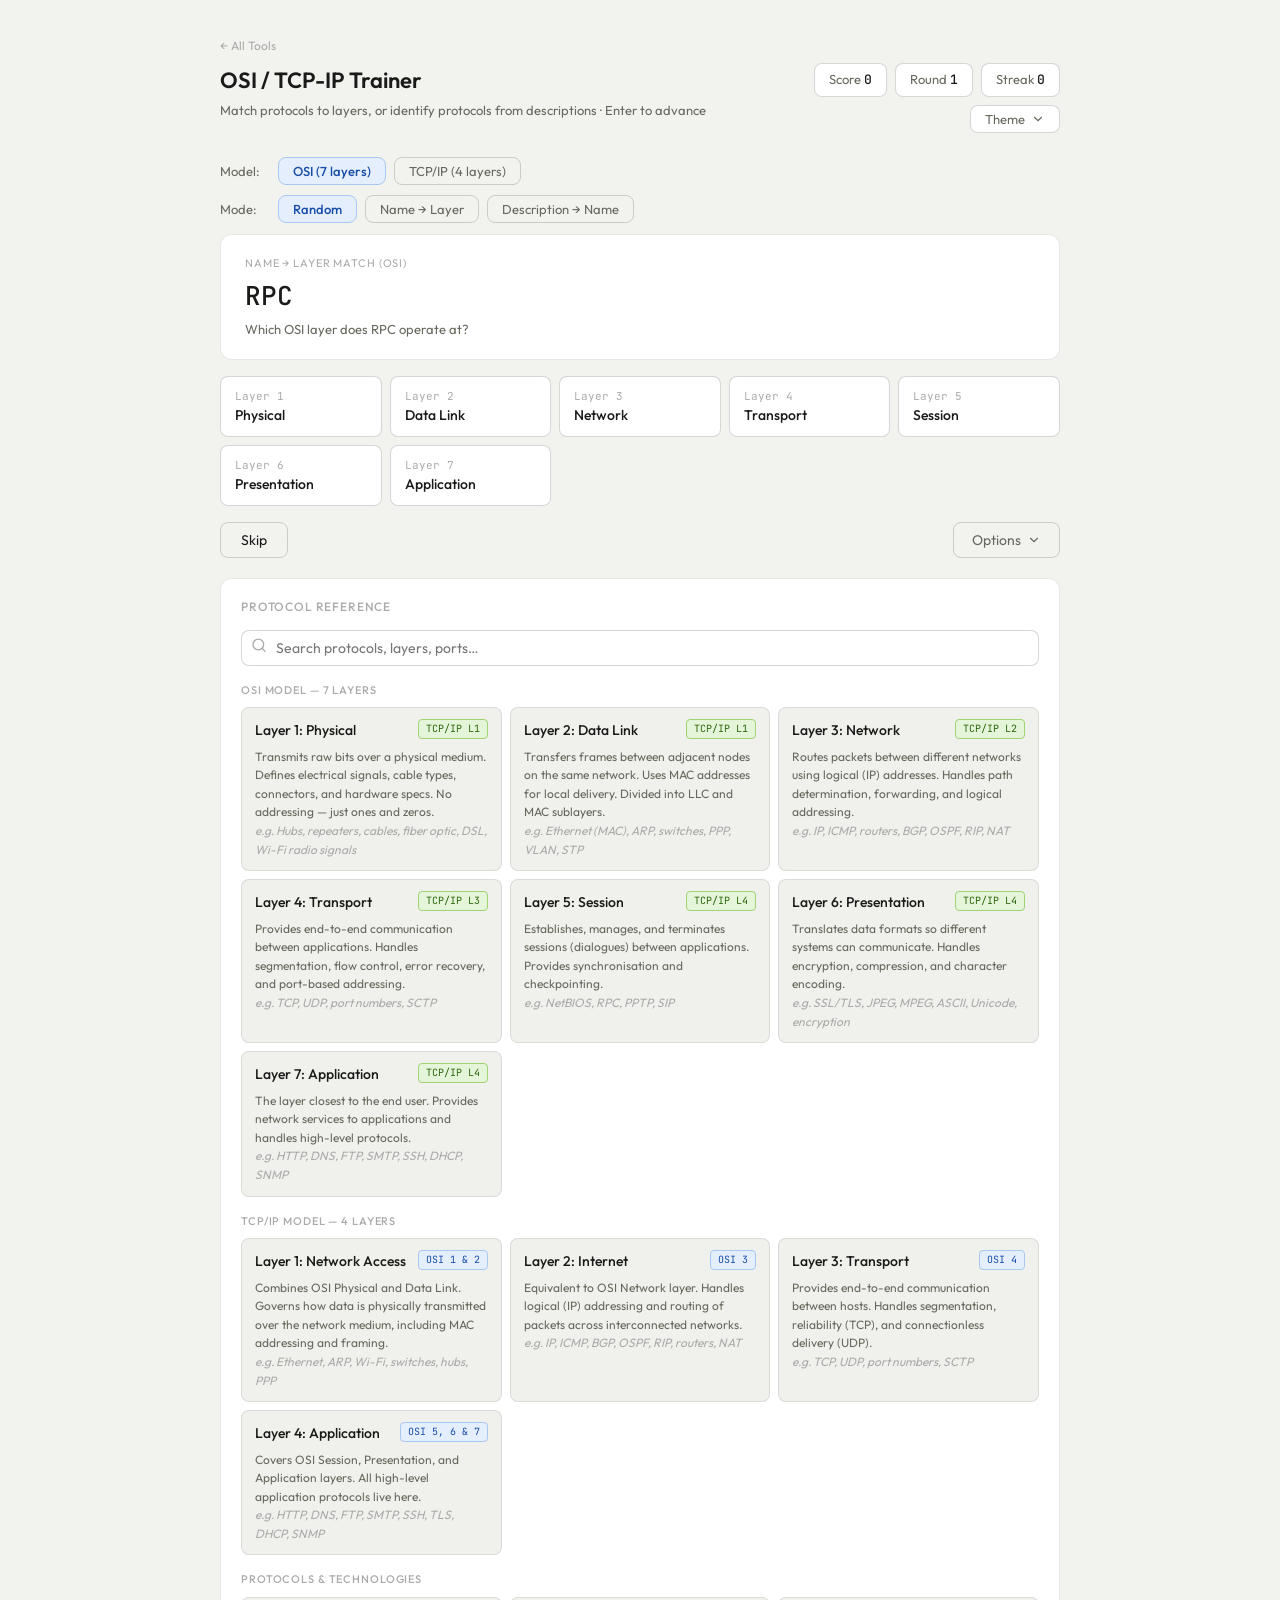
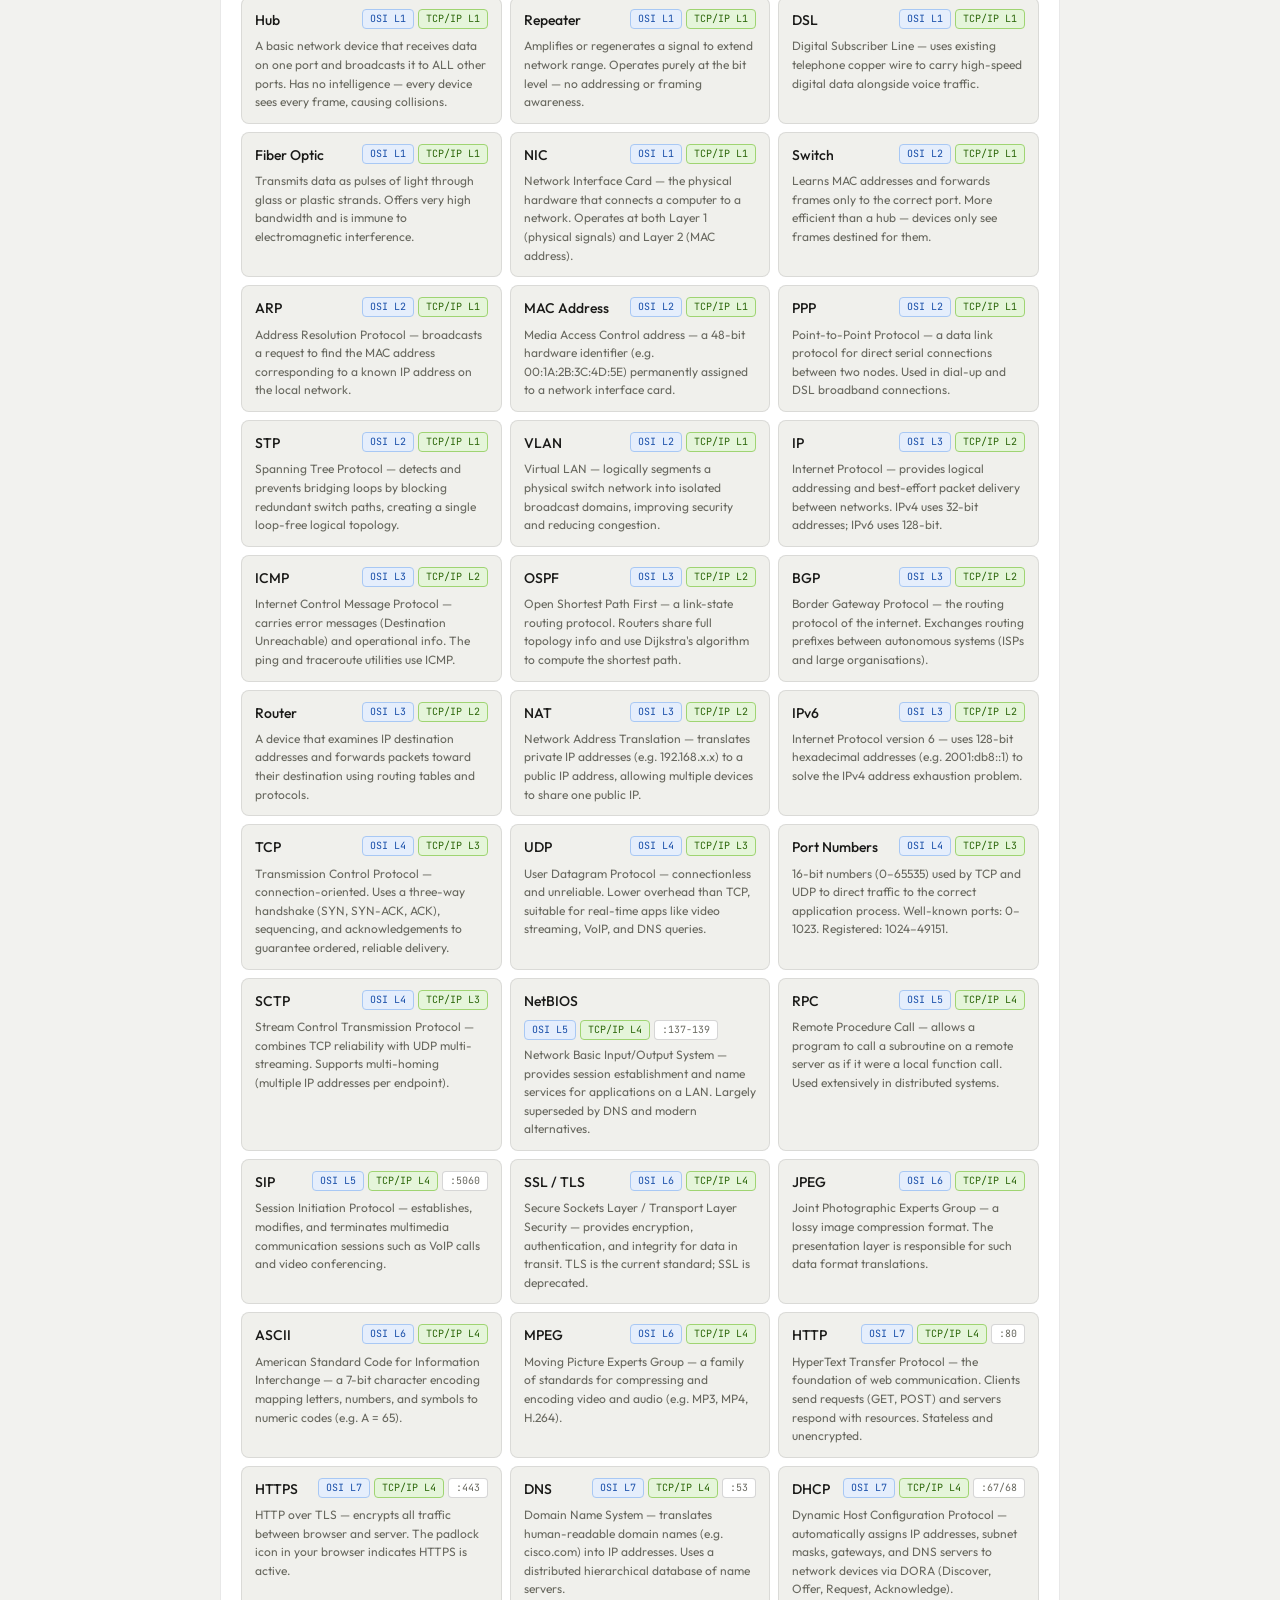
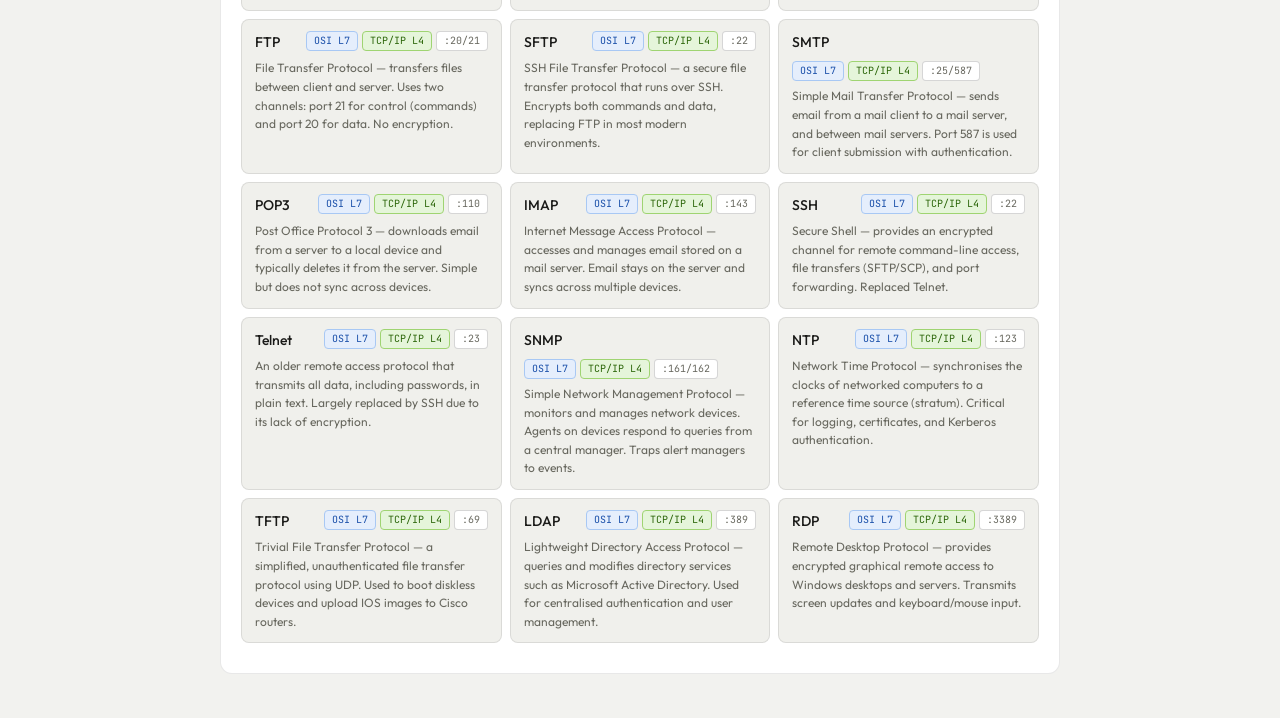
<file: osi_game.html>
<!DOCTYPE html>
<html lang="en">
<head>
<meta charset="UTF-8">
<meta name="viewport" content="width=device-width, initial-scale=1.0">
<title>OSI / TCP-IP Trainer</title>
<link rel="stylesheet" href="styles.css">
<script src="theme.js"></script>
<script src="custom-theme.js"></script>
<script src="options.js"></script>
<script src="answer-keys.js"></script>
<script src="qcard-back.js"></script>
</head>
<body>
<div class="wrap">
  <a href="index.html" class="home-link">&#8592; All Tools</a>

  <div class="hdr">
    <div>
      <div class="hdr-title">OSI / TCP-IP Trainer</div>
      <div class="hdr-sub">Match protocols to layers, or identify protocols from descriptions &middot; Enter to advance</div>
    </div>
    <div class="hdr-right">
      <div class="chips">
        <div class="chip">Score <b id="sc">0</b></div>
        <div class="chip">Round <b id="rnd">1</b></div>
        <div class="chip">Streak <b id="str">0</b></div>
      </div>
      <div id="theme-toggle-slot"></div>
    </div>
  </div>

  <div class="sel-row" id="model-row">
    <span>Model:</span>
    <button class="cbtn on" onclick="setModel('osi',this)">OSI (7 layers)</button>
    <button class="cbtn" onclick="setModel('tcpip',this)">TCP/IP (4 layers)</button>
  </div>
  <div class="sel-row" id="mode-row">
    <span>Mode:</span>
    <button class="cbtn on" onclick="setQType('random',this)">Random</button>
    <button class="cbtn" onclick="setQType('layer',this)">Name &rarr; Layer</button>
    <button class="cbtn" onclick="setQType('protocol',this)">Description &rarr; Name</button>
  </div>

  <div class="qcard" id="qcard">
    <div class="q-type-tag" id="q-type-tag">Loading…</div>
    <div id="q-main"></div>
    <div class="q-sub" id="q-sub"></div>
  </div>

  <div class="explain" id="explain">
    <div class="ex-name" id="ex-name"></div>
    <div class="ex-layer" id="ex-layer"></div>
    <div id="ex-desc"></div>
  </div>

  <div id="answer-area"></div>

  <div class="actrow">
    <button class="btn btn-s" id="skipbtn" onclick="skipQ()">Skip</button>
    <button class="btn btn-p" id="nxtbtn" onclick="nextQ()" style="display:none">Next &rarr;</button>
    <div class="opt-wrap">
      <button class="opt-btn" id="opt-btn" onclick="toggleOpts()">
        Options
        <svg viewBox="0 0 24 24"><polyline points="6 9 12 15 18 9"/></svg>
      </button>
      <div class="opt-menu" id="opt-menu">
        <div class="opt-section-label">Reference Tools</div>
        <label class="opt-row" onclick="toggleTool('ref')">
          <span class="opt-row-label">Protocol Reference</span>
          <div class="tog"><input type="checkbox" id="tog-ref" checked><span class="tog-track"></span></div>
        </label>
      </div>
    </div>
  </div>

  <div class="toolsec" id="toolsec">
    <div class="tool-block" id="t-ref">
      <div class="tool-block-title">Protocol Reference</div>
      <div class="ref-search-wrap">
        <span class="ref-search-icon"><svg viewBox="0 0 24 24"><circle cx="11" cy="11" r="8"/><line x1="21" y1="21" x2="16.65" y2="16.65"/></svg></span>
        <input class="ref-search" type="text" placeholder="Search protocols, layers, ports…" oninput="filterRef(this.value)" id="ref-input">
      </div>
      <div id="ref-content"></div>
    </div>
  </div>
</div>

<script>
/* ═══════════════════════════════════════════════════════
   DATA
═══════════════════════════════════════════════════════ */
const OSI = [
  { num:1, name:'Physical',     tcpip:'Network Access',
    desc:'Transmits raw bits over a physical medium. Defines electrical signals, cable types, connectors, and hardware specs. No addressing — just ones and zeros.',
    examples:'Hubs, repeaters, cables, fiber optic, DSL, Wi-Fi radio signals' },
  { num:2, name:'Data Link',    tcpip:'Network Access',
    desc:'Transfers frames between adjacent nodes on the same network. Uses MAC addresses for local delivery. Divided into LLC and MAC sublayers.',
    examples:'Ethernet (MAC), ARP, switches, PPP, VLAN, STP' },
  { num:3, name:'Network',      tcpip:'Internet',
    desc:'Routes packets between different networks using logical (IP) addresses. Handles path determination, forwarding, and logical addressing.',
    examples:'IP, ICMP, routers, BGP, OSPF, RIP, NAT' },
  { num:4, name:'Transport',    tcpip:'Transport',
    desc:'Provides end-to-end communication between applications. Handles segmentation, flow control, error recovery, and port-based addressing.',
    examples:'TCP, UDP, port numbers, SCTP' },
  { num:5, name:'Session',      tcpip:'Application',
    desc:'Establishes, manages, and terminates sessions (dialogues) between applications. Provides synchronisation and checkpointing.',
    examples:'NetBIOS, RPC, PPTP, SIP' },
  { num:6, name:'Presentation', tcpip:'Application',
    desc:'Translates data formats so different systems can communicate. Handles encryption, compression, and character encoding.',
    examples:'SSL/TLS, JPEG, MPEG, ASCII, Unicode, encryption' },
  { num:7, name:'Application',  tcpip:'Application',
    desc:'The layer closest to the end user. Provides network services to applications and handles high-level protocols.',
    examples:'HTTP, DNS, FTP, SMTP, SSH, DHCP, SNMP' },
];

const TCPIP = [
  { num:1, name:'Network Access', osi:'1 & 2',
    desc:'Combines OSI Physical and Data Link. Governs how data is physically transmitted over the network medium, including MAC addressing and framing.',
    examples:'Ethernet, ARP, Wi-Fi, switches, hubs, PPP' },
  { num:2, name:'Internet',       osi:'3',
    desc:'Equivalent to OSI Network layer. Handles logical (IP) addressing and routing of packets across interconnected networks.',
    examples:'IP, ICMP, BGP, OSPF, RIP, routers, NAT' },
  { num:3, name:'Transport',      osi:'4',
    desc:'Provides end-to-end communication between hosts. Handles segmentation, reliability (TCP), and connectionless delivery (UDP).',
    examples:'TCP, UDP, port numbers, SCTP' },
  { num:4, name:'Application',    osi:'5, 6 & 7',
    desc:'Covers OSI Session, Presentation, and Application layers. All high-level application protocols live here.',
    examples:'HTTP, DNS, FTP, SMTP, SSH, TLS, DHCP, SNMP' },
];

const ITEMS = [
  /* ── Physical (OSI 1) ── */
  { id:'hub',      name:'Hub',           osi:1, tcpip:'Network Access', port:null, cat:'Device',
    desc:'A basic network device that receives data on one port and broadcasts it to ALL other ports. Has no intelligence — every device sees every frame, causing collisions.',
    qd:'Broadcasts all incoming data to every connected port with no filtering or intelligence' },
  { id:'repeater', name:'Repeater',      osi:1, tcpip:'Network Access', port:null, cat:'Device',
    desc:'Amplifies or regenerates a signal to extend network range. Operates purely at the bit level — no addressing or framing awareness.',
    qd:'Amplifies or regenerates physical signals to extend the reach of a network cable' },
  { id:'dsl',      name:'DSL',           osi:1, tcpip:'Network Access', port:null, cat:'Technology',
    desc:'Digital Subscriber Line — uses existing telephone copper wire to carry high-speed digital data alongside voice traffic.',
    qd:'Carries high-speed digital data over existing copper telephone lines' },
  { id:'fiber',    name:'Fiber Optic',   osi:1, tcpip:'Network Access', port:null, cat:'Medium',
    desc:'Transmits data as pulses of light through glass or plastic strands. Offers very high bandwidth and is immune to electromagnetic interference.',
    qd:'Transmits data as pulses of light through glass or plastic strands for very high bandwidth' },
  { id:'nics',     name:'NIC',           osi:1, tcpip:'Network Access', port:null, cat:'Device',
    desc:'Network Interface Card — the physical hardware that connects a computer to a network. Operates at both Layer 1 (physical signals) and Layer 2 (MAC address).',
    qd:'The physical hardware card inside a computer that connects it to a network' },

  /* ── Data Link (OSI 2) ── */
  { id:'switch',   name:'Switch',        osi:2, tcpip:'Network Access', port:null, cat:'Device',
    desc:'Learns MAC addresses and forwards frames only to the correct port. More efficient than a hub — devices only see frames destined for them.',
    qd:'Forwards frames only to the correct port using a learned MAC address table' },
  { id:'arp',      name:'ARP',           osi:2, tcpip:'Network Access', port:null, cat:'Protocol',
    desc:'Address Resolution Protocol — broadcasts a request to find the MAC address corresponding to a known IP address on the local network.',
    qd:'Resolves an IP address to a MAC address on a local network segment' },
  { id:'mac',      name:'MAC Address',   osi:2, tcpip:'Network Access', port:null, cat:'Address',
    desc:'Media Access Control address — a 48-bit hardware identifier (e.g. 00:1A:2B:3C:4D:5E) permanently assigned to a network interface card.',
    qd:'A unique 48-bit hardware identifier permanently assigned to a network interface card' },
  { id:'ppp',      name:'PPP',           osi:2, tcpip:'Network Access', port:null, cat:'Protocol',
    desc:'Point-to-Point Protocol — a data link protocol for direct serial connections between two nodes. Used in dial-up and DSL broadband connections.',
    qd:'A data link protocol for direct point-to-point serial connections between two nodes' },
  { id:'stp',      name:'STP',           osi:2, tcpip:'Network Access', port:null, cat:'Protocol',
    desc:'Spanning Tree Protocol — detects and prevents bridging loops by blocking redundant switch paths, creating a single loop-free logical topology.',
    qd:'Prevents bridging loops in switched networks by blocking redundant paths' },
  { id:'vlan',     name:'VLAN',          osi:2, tcpip:'Network Access', port:null, cat:'Technology',
    desc:'Virtual LAN — logically segments a physical switch network into isolated broadcast domains, improving security and reducing congestion.',
    qd:'Logically segments a physical switch network into isolated broadcast domains' },

  /* ── Network (OSI 3) ── */
  { id:'ip',       name:'IP',            osi:3, tcpip:'Internet', port:null, cat:'Protocol',
    desc:'Internet Protocol — provides logical addressing and best-effort packet delivery between networks. IPv4 uses 32-bit addresses; IPv6 uses 128-bit.',
    qd:'Provides logical addressing and routes packets between different networks' },
  { id:'icmp',     name:'ICMP',          osi:3, tcpip:'Internet', port:null, cat:'Protocol',
    desc:'Internet Control Message Protocol — carries error messages (Destination Unreachable) and operational info. The ping and traceroute utilities use ICMP.',
    qd:'Carries network error messages and diagnostic info; used by ping and traceroute' },
  { id:'ospf',     name:'OSPF',          osi:3, tcpip:'Internet', port:null, cat:'Protocol',
    desc:'Open Shortest Path First — a link-state routing protocol. Routers share full topology info and use Dijkstra\'s algorithm to compute the shortest path.',
    qd:'A link-state routing protocol that calculates shortest paths across a network' },
  { id:'bgp',      name:'BGP',           osi:3, tcpip:'Internet', port:null, cat:'Protocol',
    desc:'Border Gateway Protocol — the routing protocol of the internet. Exchanges routing prefixes between autonomous systems (ISPs and large organisations).',
    qd:'The routing protocol that exchanges routes between autonomous systems across the internet' },
  { id:'router',   name:'Router',        osi:3, tcpip:'Internet', port:null, cat:'Device',
    desc:'A device that examines IP destination addresses and forwards packets toward their destination using routing tables and protocols.',
    qd:'Forwards IP packets between networks using routing tables' },
  { id:'nat',      name:'NAT',           osi:3, tcpip:'Internet', port:null, cat:'Technology',
    desc:'Network Address Translation — translates private IP addresses (e.g. 192.168.x.x) to a public IP address, allowing multiple devices to share one public IP.',
    qd:'Translates private IP addresses to a public IP address for internet access' },
  { id:'ipv6',     name:'IPv6',          osi:3, tcpip:'Internet', port:null, cat:'Protocol',
    desc:'Internet Protocol version 6 — uses 128-bit hexadecimal addresses (e.g. 2001:db8::1) to solve the IPv4 address exhaustion problem.',
    qd:'The successor to IPv4, using 128-bit hexadecimal addresses' },

  /* ── Transport (OSI 4) ── */
  { id:'tcp',      name:'TCP',           osi:4, tcpip:'Transport', port:null, cat:'Protocol',
    desc:'Transmission Control Protocol — connection-oriented. Uses a three-way handshake (SYN, SYN-ACK, ACK), sequencing, and acknowledgements to guarantee ordered, reliable delivery.',
    qd:'Provides reliable, ordered, connection-oriented data delivery using a three-way handshake' },
  { id:'udp',      name:'UDP',           osi:4, tcpip:'Transport', port:null, cat:'Protocol',
    desc:'User Datagram Protocol — connectionless and unreliable. Lower overhead than TCP, suitable for real-time apps like video streaming, VoIP, and DNS queries.',
    qd:'A fast, connectionless protocol with no delivery guarantees, used for streaming and DNS' },
  { id:'port',     name:'Port Numbers',  osi:4, tcpip:'Transport', port:null, cat:'Concept',
    desc:'16-bit numbers (0–65535) used by TCP and UDP to direct traffic to the correct application process. Well-known ports: 0–1023. Registered: 1024–49151.',
    qd:'16-bit numbers used by TCP and UDP to identify which application should receive traffic' },
  { id:'sctp',     name:'SCTP',          osi:4, tcpip:'Transport', port:null, cat:'Protocol',
    desc:'Stream Control Transmission Protocol — combines TCP reliability with UDP multi-streaming. Supports multi-homing (multiple IP addresses per endpoint).',
    qd:'A transport protocol that combines TCP reliability with multiple simultaneous streams' },

  /* ── Session (OSI 5) ── */
  { id:'netbios',  name:'NetBIOS',       osi:5, tcpip:'Application', port:'137-139', cat:'Protocol',
    desc:'Network Basic Input/Output System — provides session establishment and name services for applications on a LAN. Largely superseded by DNS and modern alternatives.',
    qd:'Provides name resolution and session services for applications on a local area network' },
  { id:'rpc',      name:'RPC',           osi:5, tcpip:'Application', port:null, cat:'Protocol',
    desc:'Remote Procedure Call — allows a program to call a subroutine on a remote server as if it were a local function call. Used extensively in distributed systems.',
    qd:'Allows a program to call and execute a procedure on a remote server as if it were local' },
  { id:'sip',      name:'SIP',           osi:5, tcpip:'Application', port:'5060', cat:'Protocol',
    desc:'Session Initiation Protocol — establishes, modifies, and terminates multimedia communication sessions such as VoIP calls and video conferencing.',
    qd:'Establishes, manages, and terminates VoIP calls and video conferencing sessions' },

  /* ── Presentation (OSI 6) ── */
  { id:'ssl',      name:'SSL / TLS',     osi:6, tcpip:'Application', port:null, cat:'Protocol',
    desc:'Secure Sockets Layer / Transport Layer Security — provides encryption, authentication, and integrity for data in transit. TLS is the current standard; SSL is deprecated.',
    qd:'Encrypts data in transit and authenticates the server to secure network communications' },
  { id:'jpeg',     name:'JPEG',          osi:6, tcpip:'Application', port:null, cat:'Format',
    desc:'Joint Photographic Experts Group — a lossy image compression format. The presentation layer is responsible for such data format translations.',
    qd:'A lossy compression format for digital photographs and images' },
  { id:'ascii',    name:'ASCII',         osi:6, tcpip:'Application', port:null, cat:'Standard',
    desc:'American Standard Code for Information Interchange — a 7-bit character encoding mapping letters, numbers, and symbols to numeric codes (e.g. A = 65).',
    qd:'A character encoding standard mapping text characters such as letters to numeric codes' },
  { id:'mpeg',     name:'MPEG',          osi:6, tcpip:'Application', port:null, cat:'Format',
    desc:'Moving Picture Experts Group — a family of standards for compressing and encoding video and audio (e.g. MP3, MP4, H.264).',
    qd:'A family of standards for compressing and encoding video and audio data' },

  /* ── Application (OSI 7) ── */
  { id:'http',     name:'HTTP',          osi:7, tcpip:'Application', port:'80',      cat:'Protocol',
    desc:'HyperText Transfer Protocol — the foundation of web communication. Clients send requests (GET, POST) and servers respond with resources. Stateless and unencrypted.',
    qd:'Transfers web pages between browsers and web servers using methods like GET and POST' },
  { id:'https',    name:'HTTPS',         osi:7, tcpip:'Application', port:'443',     cat:'Protocol',
    desc:'HTTP over TLS — encrypts all traffic between browser and server. The padlock icon in your browser indicates HTTPS is active.',
    qd:'Secure, encrypted version of HTTP used for sensitive web traffic' },
  { id:'dns',      name:'DNS',           osi:7, tcpip:'Application', port:'53',      cat:'Protocol',
    desc:'Domain Name System — translates human-readable domain names (e.g. cisco.com) into IP addresses. Uses a distributed hierarchical database of name servers.',
    qd:'Translates domain names such as cisco.com into IP addresses' },
  { id:'dhcp',     name:'DHCP',          osi:7, tcpip:'Application', port:'67/68',   cat:'Protocol',
    desc:'Dynamic Host Configuration Protocol — automatically assigns IP addresses, subnet masks, gateways, and DNS servers to network devices via DORA (Discover, Offer, Request, Acknowledge).',
    qd:'Automatically assigns IP addresses and network configuration to devices on a network' },
  { id:'ftp',      name:'FTP',           osi:7, tcpip:'Application', port:'20/21',   cat:'Protocol',
    desc:'File Transfer Protocol — transfers files between client and server. Uses two channels: port 21 for control (commands) and port 20 for data. No encryption.',
    qd:'Transfers files between a client and server using separate control and data channels' },
  { id:'sftp',     name:'SFTP',          osi:7, tcpip:'Application', port:'22',      cat:'Protocol',
    desc:'SSH File Transfer Protocol — a secure file transfer protocol that runs over SSH. Encrypts both commands and data, replacing FTP in most modern environments.',
    qd:'A secure file transfer protocol that encrypts all transfers by running over SSH' },
  { id:'smtp',     name:'SMTP',          osi:7, tcpip:'Application', port:'25/587',  cat:'Protocol',
    desc:'Simple Mail Transfer Protocol — sends email from a mail client to a mail server, and between mail servers. Port 587 is used for client submission with authentication.',
    qd:'Sends outgoing email from clients to mail servers and between mail servers' },
  { id:'pop3',     name:'POP3',          osi:7, tcpip:'Application', port:'110',     cat:'Protocol',
    desc:'Post Office Protocol 3 — downloads email from a server to a local device and typically deletes it from the server. Simple but does not sync across devices.',
    qd:'Downloads email from a mail server to a local device, usually removing it from the server' },
  { id:'imap',     name:'IMAP',          osi:7, tcpip:'Application', port:'143',     cat:'Protocol',
    desc:'Internet Message Access Protocol — accesses and manages email stored on a mail server. Email stays on the server and syncs across multiple devices.',
    qd:'Accesses email stored on a mail server and syncs it across multiple devices' },
  { id:'ssh',      name:'SSH',           osi:7, tcpip:'Application', port:'22',      cat:'Protocol',
    desc:'Secure Shell — provides an encrypted channel for remote command-line access, file transfers (SFTP/SCP), and port forwarding. Replaced Telnet.',
    qd:'Provides encrypted remote command-line access to servers and network devices' },
  { id:'telnet',   name:'Telnet',        osi:7, tcpip:'Application', port:'23',      cat:'Protocol',
    desc:'An older remote access protocol that transmits all data, including passwords, in plain text. Largely replaced by SSH due to its lack of encryption.',
    qd:'Provides unencrypted remote command-line access; passwords are sent in plain text' },
  { id:'snmp',     name:'SNMP',          osi:7, tcpip:'Application', port:'161/162', cat:'Protocol',
    desc:'Simple Network Management Protocol — monitors and manages network devices. Agents on devices respond to queries from a central manager. Traps alert managers to events.',
    qd:'Monitors and manages network devices like routers and switches from a central location' },
  { id:'ntp',      name:'NTP',           osi:7, tcpip:'Application', port:'123',     cat:'Protocol',
    desc:'Network Time Protocol — synchronises the clocks of networked computers to a reference time source (stratum). Critical for logging, certificates, and Kerberos authentication.',
    qd:'Synchronises the clocks of all networked devices to a common time reference' },
  { id:'tftp',     name:'TFTP',          osi:7, tcpip:'Application', port:'69',      cat:'Protocol',
    desc:'Trivial File Transfer Protocol — a simplified, unauthenticated file transfer protocol using UDP. Used to boot diskless devices and upload IOS images to Cisco routers.',
    qd:'A simplified, unauthenticated file transfer protocol used for booting network devices' },
  { id:'ldap',     name:'LDAP',          osi:7, tcpip:'Application', port:'389',     cat:'Protocol',
    desc:'Lightweight Directory Access Protocol — queries and modifies directory services such as Microsoft Active Directory. Used for centralised authentication and user management.',
    qd:'Queries and manages directory services such as Active Directory for authentication' },
  { id:'rdp',      name:'RDP',           osi:7, tcpip:'Application', port:'3389',    cat:'Protocol',
    desc:'Remote Desktop Protocol — provides encrypted graphical remote access to Windows desktops and servers. Transmits screen updates and keyboard/mouse input.',
    qd:'Provides graphical remote desktop access to Windows computers over a network' },
];

/* ═══════════════════════════════════════════════════════
   STATE
═══════════════════════════════════════════════════════ */
let model='osi', qtype='random', Q=null, answered=false;
let score=0, rnd=1, streak=0;

function setModel(m,btn){
  model=m;
  document.querySelectorAll('#model-row .cbtn').forEach(b=>b.classList.remove('on'));
  btn.classList.add('on');
  if(!answered) nextQ();
}
function setQType(t,btn){
  qtype=t;
  document.querySelectorAll('#mode-row .cbtn').forEach(b=>b.classList.remove('on'));
  btn.classList.add('on');
  if(!answered) nextQ();
}

/* ═══════════════════════════════════════════════════════
   QUESTION GENERATION
═══════════════════════════════════════════════════════ */
function ri(a,b){return Math.floor(Math.random()*(b-a+1))+a;}
function shuffle(a){const r=[...a];for(let i=r.length-1;i>0;i--){const j=ri(0,i);[r[i],r[j]]=[r[j],r[i]];}return r;}

function pickWrong(correct, n) {
  const pool = ITEMS.filter(it => it.id !== correct.id);
  const shuffled = shuffle(pool);
  /* Try to include at least one from same OSI layer for difficulty */
  const same = shuffled.filter(it=>it.osi===correct.osi);
  const diff = shuffled.filter(it=>it.osi!==correct.osi);
  const result = [];
  if(same.length>0) result.push(same[0]);
  for(const it of diff){ if(result.length>=n) break; result.push(it); }
  return shuffle(result).slice(0,n);
}

function genQ(){
  const t = qtype==='random' ? (Math.random()<.5?'layer':'protocol') : qtype;
  const item = ITEMS[ri(0,ITEMS.length-1)];
  if(t==='layer'){
    return { type:'layer', item };
  } else {
    const wrong = pickWrong(item, 3);
    return { type:'protocol', item, options: shuffle([item,...wrong]) };
  }
}

/* ═══════════════════════════════════════════════════════
   RENDER
═══════════════════════════════════════════════════════ */
function osiLayerName(n){ return `Layer ${n}: ${OSI[n-1].name}`; }
function tcpLayerName(n){ return `Layer ${n}: ${TCPIP[n-1].name}`; }
function tcpNum(tcpipName){ return TCPIP.findIndex(l=>l.name===tcpipName)+1; }

function renderQ(){
  answered=false;
  document.getElementById('explain').classList.remove('visible');
  document.getElementById('nxtbtn').style.display='none';
  document.getElementById('skipbtn').style.display='';

  const tag = document.getElementById('q-type-tag');
  const main = document.getElementById('q-main');
  const sub  = document.getElementById('q-sub');
  const area = document.getElementById('answer-area');

  if(Q.type==='layer'){
    const mLabel = model==='osi'?'OSI':'TCP/IP';
    tag.textContent = `Name → Layer Match (${mLabel})`;
    main.innerHTML = `<div class="q-subject">${Q.item.name}</div>`;
    sub.textContent = `Which ${mLabel} layer does ${Q.item.name} operate at?`;

    const layers = model==='osi' ? OSI : TCPIP;
    area.innerHTML = `<div class="layers-grid">${
      layers.map(l=>`<button class="layer-btn" id="lb${l.num}" onclick="handleLayerClick(${l.num})">
        <div class="ln">Layer ${l.num}</div>
        <div class="lname">${l.name}</div>
      </button>`).join('')
    }</div>`;

  } else {
    tag.textContent = 'Description → Protocol Match';
    main.innerHTML = `<div class="q-prompt">${Q.item.qd}</div>`;
    sub.textContent = 'Which protocol or technology matches this description?';

    area.innerHTML = `<div class="opts-grid">${
      Q.options.map(opt=>`<button class="opt-card" id="ob${opt.id}" onclick="handleProtocolClick('${opt.id}')">
        ${opt.name}
      </button>`).join('')
    }</div>`;
  }
}

/* ═══════════════════════════════════════════════════════
   ANSWER HANDLING
═══════════════════════════════════════════════════════ */
function showExplain(item, wasCorrect){
  const osi_l = OSI[item.osi-1];
  const tcp_l = TCPIP.findIndex(l=>l.name===item.tcpip)+1;
  document.getElementById('ex-name').textContent = item.name + (item.port ? ` — Port ${item.port}` : '');
  document.getElementById('ex-layer').textContent =
    `OSI Layer ${item.osi}: ${osi_l.name}  |  TCP/IP Layer ${tcp_l}: ${item.tcpip}`;
  document.getElementById('ex-desc').textContent = item.desc;
  document.getElementById('explain').classList.add('visible');
}

function finishRound(correct){
  answered=true;
  if(correct){ score++;streak++; }else{ streak=0; }
  rnd++;
  document.getElementById('sc').textContent=score;
  document.getElementById('str').textContent=streak;
  document.getElementById('rnd').textContent=rnd;
  document.getElementById('nxtbtn').style.display='';
  document.getElementById('skipbtn').style.display='none';
  showExplain(Q.item, correct);
}

function handleLayerClick(num){
  if(answered) return;
  const correctNum = model==='osi' ? Q.item.osi : tcpNum(Q.item.tcpip);
  /* Disable all buttons */
  document.querySelectorAll('.layer-btn').forEach(b=>b.disabled=true);
  document.getElementById('lb'+num).classList.add(num===correctNum?'correct':'wrong');
  if(num!==correctNum) document.getElementById('lb'+correctNum).classList.add('correct');
  finishRound(num===correctNum);
}

function handleProtocolClick(id){
  if(answered) return;
  document.querySelectorAll('.opt-card').forEach(b=>b.disabled=true);
  document.getElementById('ob'+id).classList.add(id===Q.item.id?'correct':'wrong');
  if(id!==Q.item.id) document.getElementById('ob'+Q.item.id).classList.add('correct');
  finishRound(id===Q.item.id);
}

function skipQ(){
  if(answered) return;
  /* Reveal the correct answer without scoring */
  answered=true; streak=0; rnd++;
  document.getElementById('str').textContent=streak;
  document.getElementById('rnd').textContent=rnd;
  if(Q.type==='layer'){
    document.querySelectorAll('.layer-btn').forEach(b=>b.disabled=true);
    const cn = model==='osi'?Q.item.osi:tcpNum(Q.item.tcpip);
    document.getElementById('lb'+cn).classList.add('correct');
  } else {
    document.querySelectorAll('.opt-card').forEach(b=>b.disabled=true);
    document.getElementById('ob'+Q.item.id).classList.add('correct');
  }
  showExplain(Q.item, false);
  document.getElementById('nxtbtn').style.display='';
  document.getElementById('skipbtn').style.display='none';
}

function nextQ(){ Q=genQ(); renderQ(); }

/* ═══════════════════════════════════════════════════════
   OPTIONS
═══════════════════════════════════════════════════════ */
function toggleOpts(){
  const m=document.getElementById('opt-menu');
  const b=document.getElementById('opt-btn');
  const o=m.classList.toggle('open');b.classList.toggle('open',o);
}
function toggleTool(id){
  const cb=document.getElementById('tog-'+id);cb.checked=!cb.checked;applyTools();
}
function applyTools(){
  const s=document.getElementById('tog-ref').checked;
  document.getElementById('t-ref').style.display=s?'':'none';
  document.getElementById('toolsec').style.display=s?'':'none';
  saveOptionsState();
}
document.addEventListener('click',e=>{
  const w=document.getElementById('opt-btn').closest('.opt-wrap');
  if(!w.contains(e.target)){
    document.getElementById('opt-menu').classList.remove('open');
    document.getElementById('opt-btn').classList.remove('open');
  }
});

/* ═══════════════════════════════════════════════════════
   REFERENCE PANEL
═══════════════════════════════════════════════════════ */
function buildRef(){
  const el=document.getElementById('ref-content');
  let html='';

  /* OSI Layers section */
  html+='<div class="ref-section-hdr">OSI Model — 7 Layers</div><div class="ref-grid" id="rg-osi">';
  OSI.forEach(l=>{
    const tcp_n=TCPIP.findIndex(t=>t.name===l.tcpip)+1;
    html+=`<div class="ref-card" data-search="layer ${l.num} ${l.name.toLowerCase()} ${l.tcpip.toLowerCase()} ${l.examples.toLowerCase()}">
      <div class="ref-card-top">
        <div class="ref-card-name">Layer ${l.num}: ${l.name}</div>
        <div class="ref-badges"><span class="rbadge rb-tcp">TCP/IP L${tcp_n}</span></div>
      </div>
      <div class="ref-card-desc">${l.desc}<br><em style="color:var(--text-t)">e.g. ${l.examples}</em></div>
    </div>`;
  });
  html+='</div>';

  /* TCP/IP Layers section */
  html+='<div class="ref-section-hdr">TCP/IP Model — 4 Layers</div><div class="ref-grid" id="rg-tcp">';
  TCPIP.forEach(l=>{
    html+=`<div class="ref-card" data-search="tcp ip layer ${l.num} ${l.name.toLowerCase()} ${l.osi.toLowerCase()} ${l.examples.toLowerCase()}">
      <div class="ref-card-top">
        <div class="ref-card-name">Layer ${l.num}: ${l.name}</div>
        <div class="ref-badges"><span class="rbadge rb-osi">OSI ${l.osi}</span></div>
      </div>
      <div class="ref-card-desc">${l.desc}<br><em style="color:var(--text-t)">e.g. ${l.examples}</em></div>
    </div>`;
  });
  html+='</div>';

  /* Protocols section */
  html+='<div class="ref-section-hdr">Protocols &amp; Technologies</div><div class="ref-grid" id="rg-items">';
  const byLayer=[...ITEMS].sort((a,b)=>a.osi-b.osi);
  byLayer.forEach(it=>{
    const tcp_n=TCPIP.findIndex(t=>t.name===it.tcpip)+1;
    html+=`<div class="ref-card" data-search="${it.name.toLowerCase()} ${it.cat.toLowerCase()} ${it.desc.toLowerCase()} ${it.qd.toLowerCase()} ${it.port||''} osi ${it.osi} ${OSI[it.osi-1].name.toLowerCase()} ${it.tcpip.toLowerCase()}">
      <div class="ref-card-top">
        <div class="ref-card-name">${it.name}</div>
        <div class="ref-badges">
          <span class="rbadge rb-osi">OSI L${it.osi}</span>
          <span class="rbadge rb-tcp">TCP/IP L${tcp_n}</span>
          ${it.port?`<span class="rbadge rb-port">:${it.port}</span>`:''}
        </div>
      </div>
      <div class="ref-card-desc">${it.desc}</div>
    </div>`;
  });
  html+='</div><div class="ref-empty" id="ref-empty" style="display:none">No results found</div>';

  el.innerHTML=html;
}

function filterRef(q){
  const term=q.toLowerCase().trim();
  const cards=document.querySelectorAll('#ref-content .ref-card');
  let visible=0;
  cards.forEach(c=>{
    const match=!term||c.dataset.search.includes(term);
    c.classList.toggle('hidden',!match);
    if(match)visible++;
  });
  /* Show/hide section headers based on children */
  ['rg-osi','rg-tcp','rg-items'].forEach(id=>{
    const grid=document.getElementById(id);
    if(!grid)return;
    const anyVisible=[...grid.querySelectorAll('.ref-card')].some(c=>!c.classList.contains('hidden'));
    grid.style.display=anyVisible?'':'none';
    const hdr=grid.previousElementSibling;
    if(hdr&&hdr.classList.contains('ref-section-hdr')) hdr.style.display=anyVisible?'':'none';
  });
  document.getElementById('ref-empty').style.display=visible===0?'block':'none';
}

/* ═══════════════════════════════════════════════════════
   KEYBOARD
═══════════════════════════════════════════════════════ */
document.addEventListener('keydown',e=>{
  if(e.key==='Escape'){
    document.getElementById('opt-menu').classList.remove('open');
    document.getElementById('opt-btn').classList.remove('open');
  }
});

/* ═══════════════════════════════════════════════════════
   INIT
═══════════════════════════════════════════════════════ */
buildRef();
nextQ();

/* Enter submits, then Enter moves on — see answer-keys.js. */
AnswerKeys.wire({});
</script>
</body>
</html>
</file>
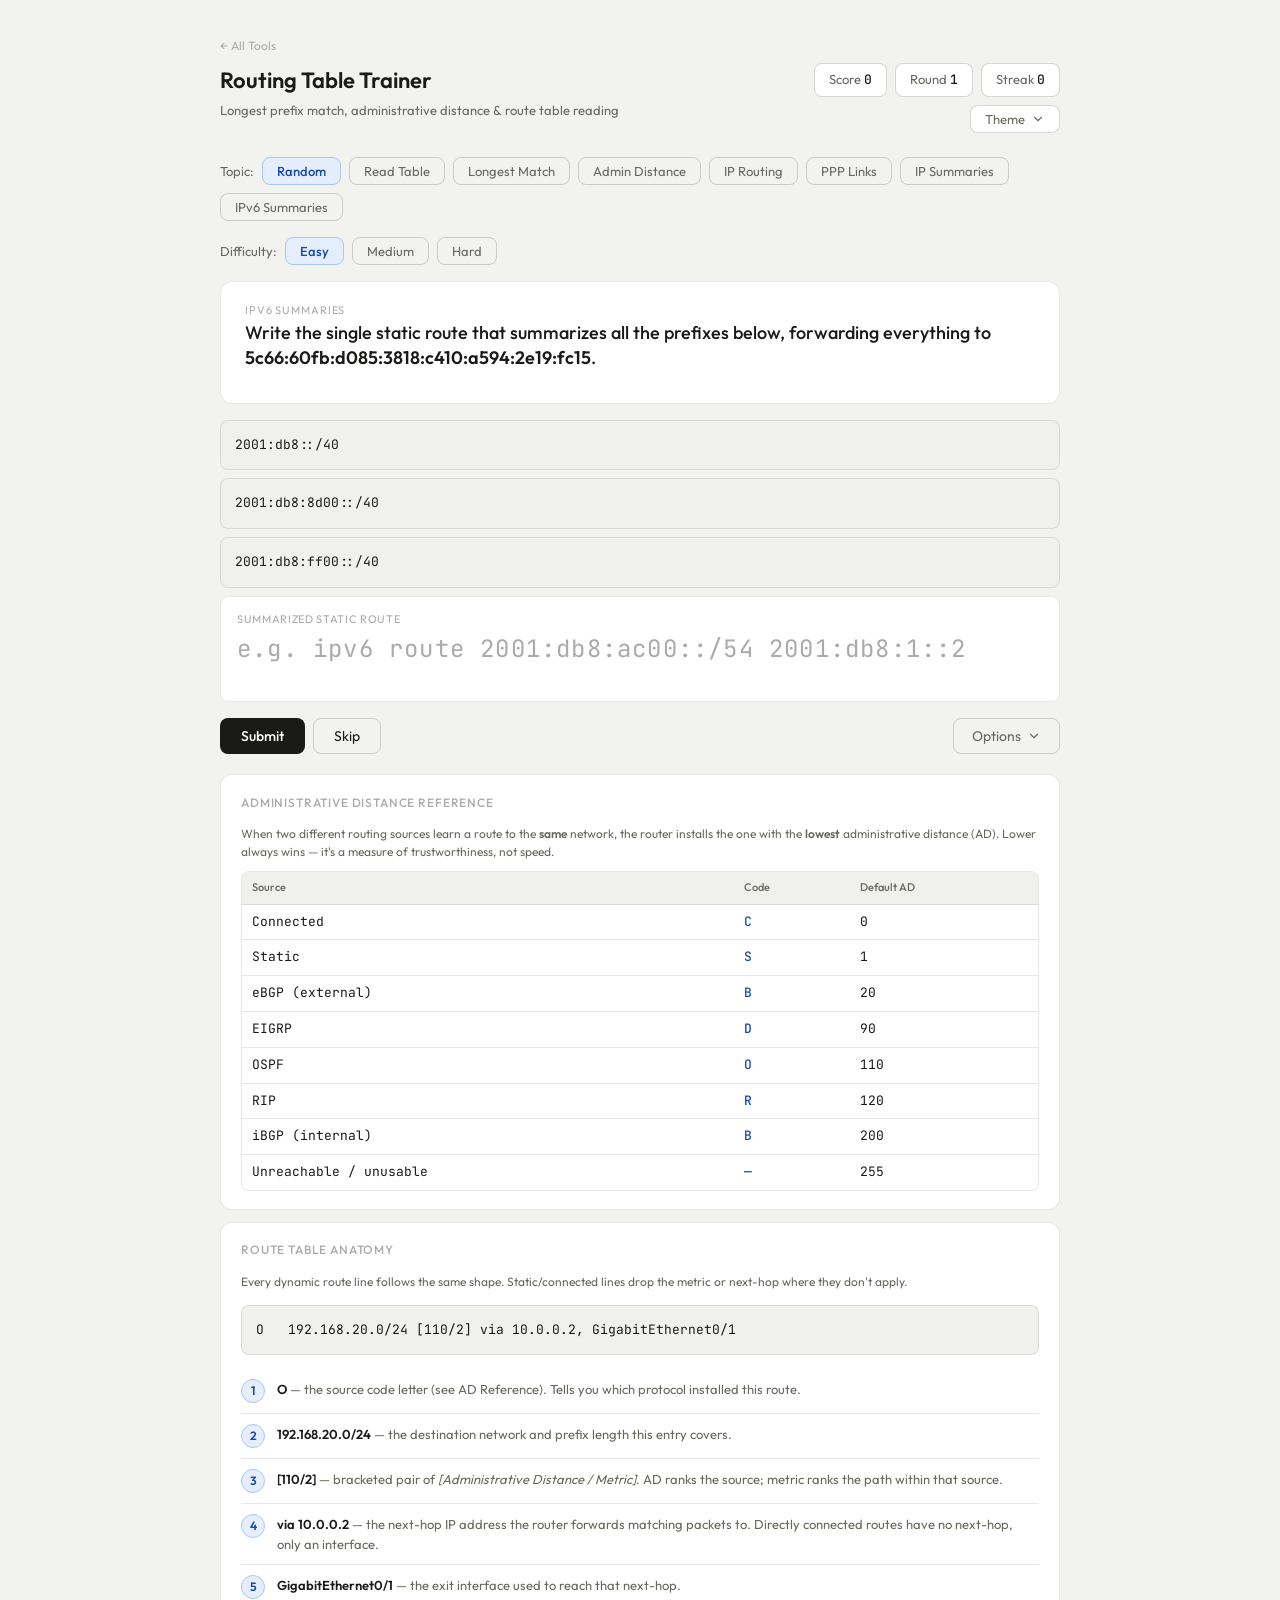
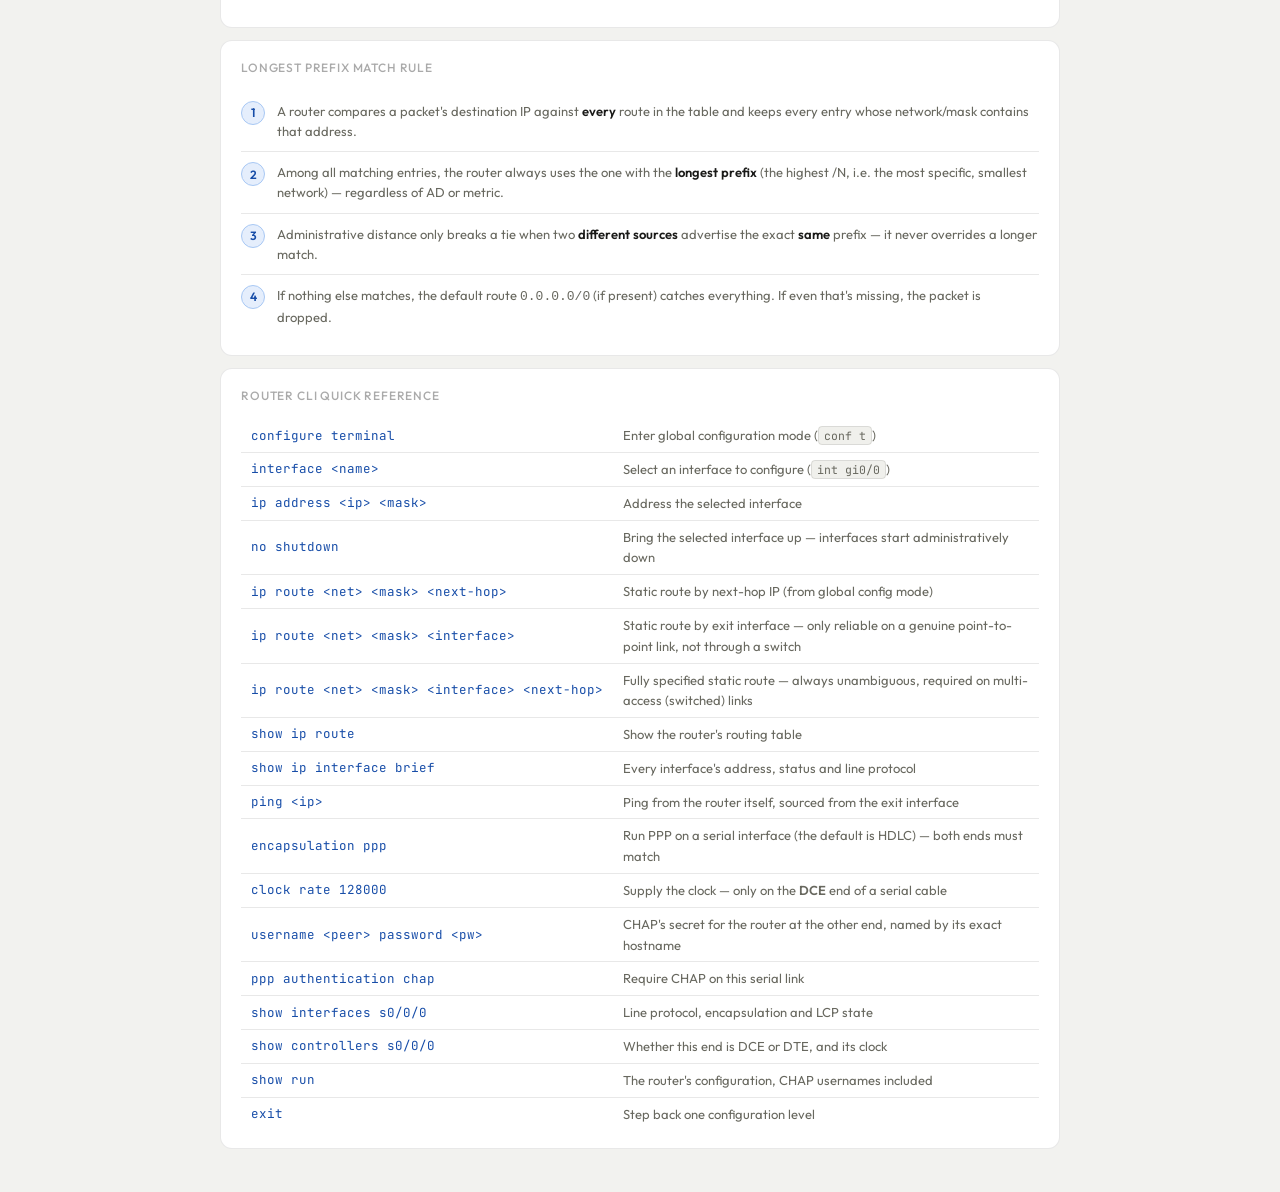
<file: routing_game.html>
<!DOCTYPE html>
<html lang="en">
<head>
<meta charset="UTF-8">
<meta name="viewport" content="width=device-width, initial-scale=1.0">
<title>Routing Table Trainer</title>
<link rel="stylesheet" href="styles.css">
<script src="theme.js"></script>
<script src="custom-theme.js"></script>
<script src="options.js"></script>
<script src="answer-keys.js"></script>
<script src="qcard-back.js"></script>
<script src="lab-shared.js"></script>
<script src="net-router.js"></script>
</head>
<body>
<div class="wrap">

  <a href="index.html" class="home-link">&#8592; All Tools</a>
  <div class="hdr">
    <div>
      <div class="hdr-title">Routing Table Trainer</div>
      <div class="hdr-sub">Longest prefix match, administrative distance &amp; route table reading</div>
    </div>
    <div class="hdr-right">
      <div class="chips">
        <div class="chip">Score <b id="sc">0</b></div>
        <div class="chip">Round <b id="rnd">1</b></div>
        <div class="chip">Streak <b id="str">0</b></div>
      </div>
      <div id="theme-toggle-slot"></div>
    </div>
  </div>

  <div class="cls-row">
    <span>Topic:</span>
    <button class="cbtn on" id="tb-rand" onclick="setTopic('rand',this)">Random</button>
    <button class="cbtn" id="tb-read" onclick="setTopic('read',this)">Read Table</button>
    <button class="cbtn" id="tb-lpm" onclick="setTopic('lpm',this)">Longest Match</button>
    <button class="cbtn" id="tb-ad" onclick="setTopic('ad',this)">Admin Distance</button>
    <button class="cbtn" id="tb-route" onclick="setTopic('route',this)">IP Routing</button>
    <button class="cbtn" id="tb-ppp" onclick="setTopic('ppp',this)">PPP Links</button>
    <button class="cbtn" id="tb-summ" onclick="setTopic('summ',this)">IP Summaries</button>
    <button class="cbtn" id="tb-summ6" onclick="setTopic('summ6',this)">IPv6 Summaries</button>
  </div>

  <div class="diff-row">
    <span>Difficulty:</span>
    <button class="cbtn on" id="db-easy" onclick="setDiff('easy',this)">Easy</button>
    <button class="cbtn" id="db-medium" onclick="setDiff('medium',this)">Medium</button>
    <button class="cbtn" id="db-hard" onclick="setDiff('hard',this)">Hard</button>
  </div>

  <div class="qcard" id="qcard">
    <div class="qcard-hdr">
      <div class="qlbl" id="qlbl">Longest Prefix Match</div>
      <button type="button" class="qcard-pop-btn" id="qcard-pop-btn" style="display:none" title="Pop out instructions to a floating panel" aria-label="Pop out instructions to a floating panel" onclick="LabShared.toggleQcardPopout('qcard','qcard-pop-btn')">
        <svg viewBox="0 0 24 24"><path d="M11 4H4v16h7M15 8l-4 4 4 4"/></svg>
      </button>
    </div>
    <div class="q-prompt" id="qprompt">Loading&hellip;</div>
    <div class="ipdisp" id="qip" style="display:none"></div>
    <div id="qspec"></div>
    <div class="req-list two-col" id="req-list"></div>
  </div>

  <div class="fbanner" id="fb"></div>

  <div id="qbody"></div>

  <div class="actrow">
    <button class="btn btn-p" id="chkbtn" onclick="checkAll()">Submit</button>
    <button class="btn btn-s" id="revbtn" onclick="revealAll()">Skip</button>
    <button class="btn btn-s" id="nxtbtn" onclick="nextQ()" style="display:none">Next Question &#8594;</button>
    <button class="btn btn-d" id="rstbtn" onclick="resetGame()">Reset</button>

    <div class="opt-wrap">
      <button class="opt-btn" id="opt-btn" onclick="toggleOpts()">
        Options
        <svg viewBox="0 0 24 24"><polyline points="6 9 12 15 18 9"/></svg>
      </button>
      <div class="opt-menu" id="opt-menu">
        <div class="opt-section-label">Reference Tools</div>
        <label class="opt-row" onclick="toggleTool('ad')">
          <span class="opt-row-label">AD Reference</span>
          <div class="tog"><input type="checkbox" id="tog-ad" checked><span class="tog-track"></span></div>
        </label>
        <label class="opt-row" onclick="toggleTool('anat')">
          <span class="opt-row-label">Route Table Anatomy</span>
          <div class="tog"><input type="checkbox" id="tog-anat" checked><span class="tog-track"></span></div>
        </label>
        <label class="opt-row" onclick="toggleTool('lpm')">
          <span class="opt-row-label">LPM Rule</span>
          <div class="tog"><input type="checkbox" id="tog-lpm" checked><span class="tog-track"></span></div>
        </label>
        <label class="opt-row" onclick="toggleTool('cli')">
          <span class="opt-row-label">Router CLI Reference</span>
          <div class="tog"><input type="checkbox" id="tog-cli" checked><span class="tog-track"></span></div>
        </label>
      </div>
    </div>
  </div>

  <div class="toolsec" id="toolsec">

    <div class="tool-block" id="t-ad">
      <div class="tool-block-title">Administrative Distance Reference</div>
      <p class="tool-note">When two different routing sources learn a route to the <strong>same</strong> network, the router installs the one with the <strong>lowest</strong> administrative distance (AD). Lower always wins &mdash; it's a measure of trustworthiness, not speed.</p>
      <table class="ref-table">
        <thead><tr><th>Source</th><th>Code</th><th>Default AD</th></tr></thead>
        <tbody>
          <tr><td>Connected</td><td class="cidr-col">C</td><td>0</td></tr>
          <tr><td>Static</td><td class="cidr-col">S</td><td>1</td></tr>
          <tr><td>eBGP (external)</td><td class="cidr-col">B</td><td>20</td></tr>
          <tr><td>EIGRP</td><td class="cidr-col">D</td><td>90</td></tr>
          <tr><td>OSPF</td><td class="cidr-col">O</td><td>110</td></tr>
          <tr><td>RIP</td><td class="cidr-col">R</td><td>120</td></tr>
          <tr><td>iBGP (internal)</td><td class="cidr-col">B</td><td>200</td></tr>
          <tr><td>Unreachable / unusable</td><td class="cidr-col">&mdash;</td><td>255</td></tr>
        </tbody>
      </table>
    </div>

    <div class="tool-block" id="t-anat">
      <div class="tool-block-title">Route Table Anatomy</div>
      <p class="tool-note" style="margin-bottom:.85rem">Every dynamic route line follows the same shape. Static/connected lines drop the metric or next-hop where they don't apply.</p>
      <div class="cli-block" style="margin-bottom:.85rem">O&nbsp;&nbsp;&nbsp;192.168.20.0/24&nbsp;[110/2]&nbsp;via&nbsp;10.0.0.2,&nbsp;GigabitEthernet0/1</div>
      <ul class="rules-list">
        <li class="rule-item"><span class="rule-num">1</span><span class="rule-body"><strong>O</strong> &mdash; the source code letter (see AD Reference). Tells you which protocol installed this route.</span></li>
        <li class="rule-item"><span class="rule-num">2</span><span class="rule-body"><strong>192.168.20.0/24</strong> &mdash; the destination network and prefix length this entry covers.</span></li>
        <li class="rule-item"><span class="rule-num">3</span><span class="rule-body"><strong>[110/2]</strong> &mdash; bracketed pair of <em>[Administrative Distance / Metric]</em>. AD ranks the source; metric ranks the path within that source.</span></li>
        <li class="rule-item"><span class="rule-num">4</span><span class="rule-body"><strong>via 10.0.0.2</strong> &mdash; the next-hop IP address the router forwards matching packets to. Directly connected routes have no next-hop, only an interface.</span></li>
        <li class="rule-item"><span class="rule-num">5</span><span class="rule-body"><strong>GigabitEthernet0/1</strong> &mdash; the exit interface used to reach that next-hop.</span></li>
      </ul>
    </div>

    <div class="tool-block" id="t-lpm">
      <div class="tool-block-title">Longest Prefix Match Rule</div>
      <ul class="rules-list">
        <li class="rule-item"><span class="rule-num">1</span><span class="rule-body">A router compares a packet's destination IP against <strong>every</strong> route in the table and keeps every entry whose network/mask contains that address.</span></li>
        <li class="rule-item"><span class="rule-num">2</span><span class="rule-body">Among all matching entries, the router always uses the one with the <strong>longest prefix</strong> (the highest /N, i.e. the most specific, smallest network) &mdash; regardless of AD or metric.</span></li>
        <li class="rule-item"><span class="rule-num">3</span><span class="rule-body">Administrative distance only breaks a tie when two <strong>different sources</strong> advertise the exact <strong>same</strong> prefix &mdash; it never overrides a longer match.</span></li>
        <li class="rule-item"><span class="rule-num">4</span><span class="rule-body">If nothing else matches, the default route <code>0.0.0.0/0</code> (if present) catches everything. If even that's missing, the packet is dropped.</span></li>
      </ul>
    </div>

    <div class="tool-block" id="t-cli">
      <div class="tool-block-title">Router CLI Quick Reference</div>
      <table class="cmd-table">
        <tbody>
          <tr><td class="cmd">configure terminal</td><td>Enter global configuration mode (<code>conf t</code>)</td></tr>
          <tr><td class="cmd">interface &lt;name&gt;</td><td>Select an interface to configure (<code>int gi0/0</code>)</td></tr>
          <tr><td class="cmd">ip address &lt;ip&gt; &lt;mask&gt;</td><td>Address the selected interface</td></tr>
          <tr><td class="cmd">no shutdown</td><td>Bring the selected interface up &mdash; interfaces start administratively down</td></tr>
          <tr><td class="cmd">ip route &lt;net&gt; &lt;mask&gt; &lt;next-hop&gt;</td><td>Static route by next-hop IP (from global config mode)</td></tr>
          <tr><td class="cmd">ip route &lt;net&gt; &lt;mask&gt; &lt;interface&gt;</td><td>Static route by exit interface &mdash; only reliable on a genuine point-to-point link, not through a switch</td></tr>
          <tr><td class="cmd">ip route &lt;net&gt; &lt;mask&gt; &lt;interface&gt; &lt;next-hop&gt;</td><td>Fully specified static route &mdash; always unambiguous, required on multi-access (switched) links</td></tr>
          <tr><td class="cmd">show ip route</td><td>Show the router's routing table</td></tr>
          <tr><td class="cmd">show ip interface brief</td><td>Every interface's address, status and line protocol</td></tr>
          <tr><td class="cmd">ping &lt;ip&gt;</td><td>Ping from the router itself, sourced from the exit interface</td></tr>
          <tr><td class="cmd">encapsulation ppp</td><td>Run PPP on a serial interface (the default is HDLC) &mdash; both ends must match</td></tr>
          <tr><td class="cmd">clock rate 128000</td><td>Supply the clock &mdash; only on the <b>DCE</b> end of a serial cable</td></tr>
          <tr><td class="cmd">username &lt;peer&gt; password &lt;pw&gt;</td><td>CHAP's secret for the router at the other end, named by its exact hostname</td></tr>
          <tr><td class="cmd">ppp authentication chap</td><td>Require CHAP on this serial link</td></tr>
          <tr><td class="cmd">show interfaces s0/0/0</td><td>Line protocol, encapsulation and LCP state</td></tr>
          <tr><td class="cmd">show controllers s0/0/0</td><td>Whether this end is DCE or DTE, and its clock</td></tr>
          <tr><td class="cmd">show run</td><td>The router's configuration, CHAP usernames included</td></tr>
          <tr><td class="cmd">exit</td><td>Step back one configuration level</td></tr>
        </tbody>
      </table>
    </div>

  </div>

</div><script>
/* ─── IP / prefix helpers ──────────────────────────────────────── */
function ri(a,b){ return Math.floor(Math.random()*(b-a+1))+a; }
function choice(arr){ return arr[ri(0,arr.length-1)]; }
function shuffle(arr){ for(let i=arr.length-1;i>0;i--){ const j=ri(0,i); [arr[i],arr[j]]=[arr[j],arr[i]]; } return arr; }
function ip2int(ip){ const p=ip.split('.').map(Number); return((p[0]<<24)|(p[1]<<16)|(p[2]<<8)|p[3])>>>0; }
function int2ip(n){ return[(n>>>24)&255,(n>>>16)&255,(n>>>8)&255,n&255].join('.'); }
function maskInt(cidr){ return cidr<=0?0:(cidr>=32?0xFFFFFFFF>>>0:(0xFFFFFFFF<<(32-cidr))>>>0); }
function cidr2mask(cidr){ return int2ip(maskInt(cidr)); }
function netIntOf(ipInt,cidr){ return (ipInt & maskInt(cidr))>>>0; }
function bcastIntOf(netI,cidr){ const wc=cidr<=0?0xFFFFFFFF>>>0:(~maskInt(cidr))>>>0; return (netI|wc)>>>0; }
/* Network/broadcast addresses aren't valid host addresses on real hardware
   either — a router refuses to accept them on an interface, and no host
   can use one as its own IP. /31 (point-to-point, RFC 3021) and /32 (a
   single host route) have no reserved network/broadcast, so every address
   is a valid "host" there. */
function rlIsHostIp(ipStr,pfx){
  if(pfx>=31) return true;
  const ipInt=ip2int(ipStr), net=netIntOf(ipInt,pfx), bcast=bcastIntOf(net,pfx);
  return ipInt!==net && ipInt!==bcast;
}
function toBin8(n){ return n.toString(2).padStart(8,'0'); }
function randIpOctets(){ let o1; do{ o1=ri(1,223); }while(o1===127); return [o1,ri(0,255),ri(0,255),ri(0,255)]; }
const NICE_MAJORS=[10,172,192,128,150,203,64,198];
function niceRawInt(){
  const o1=choice(NICE_MAJORS);
  const rest=ip2int(randIpOctets().join('.')) & 0x00FFFFFF;
  return (((o1<<24)>>>0)|rest)>>>0;
}

function makeEntry(rawInt,prefix,extra){
  const netInt=netIntOf(rawInt,prefix);
  const e=Object.assign({netInt,prefix,network:int2ip(netInt)},extra||{});
  e.id=e.network+'/'+e.prefix+'-'+Math.random().toString(36).slice(2,8);
  return e;
}
function matchesEntry(destInt,entry){ return (destInt & maskInt(entry.prefix))>>>0 === entry.netInt; }
function bestMatch(destInt,entries){
  let best=null;
  entries.forEach(e=>{ if(matchesEntry(destInt,e)){ if(!best||e.prefix>best.prefix) best=e; } });
  return best;
}
function randomNonMatchingEntry(destInt,prefixPool,extra){
  let e,tries=0;
  do{
    const raw=ip2int(randIpOctets().join('.'));
    const p=choice(prefixPool);
    e=makeEntry(raw,p,extra?extra():{});
    tries++;
  }while(matchesEntry(destInt,e) && tries<25);
  return e;
}
/* A "trap" entry at the given prefix: shifted just one or two blocks away
   from the network that actually contains destInt, so it still looks like
   a plausible child of the real chain (same prefix, nearby address) but
   fails the match — you have to actually check the bits, not just click
   whichever candidate looks most nested. */
function nearMissEntry(destInt,prefix,extra){
  const trueNet=netIntOf(destInt,prefix);
  const block=Math.pow(2,32-prefix);
  const steps=choice([-2,-1,1,2]);
  const net=(trueNet+steps*block)>>>0;
  return makeEntry(net,prefix,extra||{});
}
/* A genuinely matching entry at some prefix deeper than minPrefix — used to
   let what looks like a throwaway decoy actually turn out to be the real
   (and correct) longest match, instead of the correct answer always being
   one of the "obvious" chain entries. */
function extraMatchingEntry(destInt,minPrefix,extra){
  const pool=[]; for(let p=minPrefix+1;p<=30;p++) pool.push(p);
  const p=pool.length?choice(pool):30;
  return makeEntry(destInt,p,extra||{});
}
/* Structural containment — independent of any destination address — used to
   render parent/child nesting depth (indentation) rather than assuming table
   order. Prefix 0 (the default route) is excluded as a "parent": it contains
   everything by definition, which isn't the specific nested relationship
   we're trying to make visible, and would inflate every other row's depth. */
function containsNet(parent,child){
  return parent.prefix>0 && parent.prefix<child.prefix && (child.netInt & maskInt(parent.prefix))>>>0===parent.netInt;
}
function nestDepth(entry,all){
  return all.filter(o=>o!==entry && containsNet(o,entry)).length;
}
/* The tightest (largest-prefix) entry that contains this one — its direct
   parent in the nesting tree. Any two entries that both contain a third are
   guaranteed comparable (whichever has the shorter prefix must also contain
   the other), so "all ancestors" is always a single chain, not parallel
   branches — there's exactly one unambiguous direct parent. */
function directParent(entry,all){
  let best=null;
  all.forEach(o=>{ if(o!==entry && containsNet(o,entry)){ if(!best||o.prefix>best.prefix) best=o; } });
  return best;
}
/* Sorting by prefix alone can interleave unrelated chains at the same depth
   (a decoy sitting between a parent and its own child just because its
   prefix falls in between), which visually implies the wrong parent. This
   instead does a depth-first walk: every entry is immediately followed by
   all of its own descendants (recursively) before moving on to the next
   sibling, so a child always renders directly under its true parent. */
function hierarchicalOrder(all){
  const byParent=new Map();
  all.forEach(e=>{
    const p=directParent(e,all);
    const key=p?p.id:null;
    if(!byParent.has(key)) byParent.set(key,[]);
    byParent.get(key).push(e);
  });
  byParent.forEach(list=>list.sort((a,b)=>a.prefix-b.prefix||a.netInt-b.netInt));
  const out=[];
  (function visit(parentId){
    (byParent.get(parentId)||[]).forEach(e=>{ out.push(e); visit(e.id); });
  })(null);
  return out;
}

/* ─── Routing sources, administrative distance & CLI formatting ─── */
const RT_SOURCES=[
  {code:'C', name:'Connected', ad:0,   alt:['DIRECTLY CONNECTED']},
  {code:'S', name:'Static',    ad:1,   alt:[]},
  {code:'B', name:'eBGP',      ad:20,  alt:['BGP','EXTERNAL BGP']},
  {code:'D', name:'EIGRP',     ad:90,  alt:[]},
  {code:'O', name:'OSPF',      ad:110, alt:[]},
  {code:'R', name:'RIP',       ad:120, alt:[]}
];
const DEFAULT_SRC={code:'S*', name:'Static (default)', ad:1, alt:['STATIC']};
const IFACES=['GigabitEthernet0/0','GigabitEthernet0/1','GigabitEthernet1/0','FastEthernet0/1','Serial0/0/0'];

function metricFor(src){
  if(src.code==='O') return ri(2,50);
  if(src.code==='D') return ri(2000,300000);
  if(src.code==='R') return ri(1,15);
  if(src.code==='B') return ri(0,50);
  return ri(0,10);
}
/* Builds the {source,nextHop,metric,iface} bundle shared by every generator.
   Pass an explicit iface to pin it (Build topic); otherwise one is picked at random. */
function makeRouteExtras(src,iface){
  const ifc=iface||choice(IFACES);
  if(src.code==='C') return {source:src, nextHop:null, metric:null, iface:ifc};
  return {source:src, nextHop:randIpOctets().join('.'), metric:metricFor(src), iface:ifc};
}
/* Path only (no AD/metric) — for tables that show AD/Metric in its own column. */
function cliPath(e){
  return e.source.code==='C' ? `is directly connected, ${e.iface}` : `via ${e.nextHop}, ${e.iface}`;
}
function cliADMetric(e){
  return e.source.code==='C' ? 'AD 0' : `[${e.source.ad}/${e.metric}]`;
}
/* One full realistic "show ip route" line, exactly like real IOS output. */
function cliFullLine(e){
  const path = e.source.code==='C' ? cliPath(e) : `[${e.source.ad}/${e.metric}] via ${e.nextHop}, ${e.iface}`;
  return `${e.source.code}    ${e.network}/${e.prefix} ${path}`;
}

/* ─── State ─────────────────────────────────────────────────────── */
let state={ topic:'rand', diff:'easy', score:0, round:1, streak:0, done:false, mode:null, data:null, lastTopic:null, selectedId:null };
const TOPICS=['read','lpm','ad','route','ppp','summ','summ6'];
const TOPIC_LABEL={read:'Read The Table', lpm:'Longest Prefix Match', ad:'Administrative Distance', route:'IP Routing', ppp:'PPP Links', summ:'IP Summaries', summ6:'IPv6 Summaries'};
const POINTS={easy:3, medium:4, hard:6};
/* The reference tool each topic most wants at hand. options.js floats it to
   the top of both the Options menu and the reference column and leaves the
   rest in the page's own markup order. Topics with no obvious reference
   (the two summaries topics) are simply absent, which restores plain
   canonical order rather than picking an arbitrary favourite. */
const TOPIC_REF={read:'anat', lpm:'lpm', ad:'ad', route:'cli', ppp:'cli'};

function pickTopic(){
  if(state.topic!=='rand') return state.topic;
  let t; do{ t=choice(TOPICS); }while(t===state.lastTopic);
  state.lastTopic=t;
  return t;
}

/* ─── Generators: Longest Prefix Match ─────────────────────────── */
function genLPM(diff){
  let nestedPrefixes, onlyDefault=false;
  if(diff==='easy'){ nestedPrefixes=[16,24]; }
  else if(diff==='medium'){ nestedPrefixes=[16,24,choice([26,27,28])]; }
  else { onlyDefault=Math.random()<0.2; nestedPrefixes=onlyDefault?[]:[8,16,24,choice([25,26,27,28,29,30])]; }

  const destInt = onlyDefault ? ip2int(randIpOctets().join('.')) : niceRawInt();
  // Near-miss-trap / decoy-can-win variety (see nearMissEntry()/
  // extraMatchingEntry()) so the correct answer isn't always just
  // "whichever chain entry looks deepest". Left off for the onlyDefault
  // scenario, where the whole point is that nothing specific matches.
  const trapChance = diff==='easy' ? 0 : diff==='medium' ? 0.5 : 0.45;
  const decoyMatchChance = onlyDefault ? 0 : diff==='medium' ? 0.35 : diff==='hard' ? 0.3 : 0;

  let entries=nestedPrefixes.map((p,idx)=>
    (idx>0 && Math.random()<trapChance)
      ? nearMissEntry(destInt,p,makeRouteExtras(choice(RT_SOURCES)))
      : makeEntry(destInt,p,makeRouteExtras(choice(RT_SOURCES)))
  );

  const decoyPool = diff==='easy'?[16,24]:diff==='medium'?[16,20,24,28]:[8,16,20,24,28,30];
  const decoyCount = diff==='easy'?1:2;
  let bestSoFar = entries.length ? Math.max(...entries.filter(e=>matchesEntry(destInt,e)).map(e=>e.prefix)) : -1;
  for(let i=0;i<decoyCount;i++){
    if(decoyMatchChance>0 && bestSoFar>=0 && bestSoFar<30 && Math.random()<decoyMatchChance){
      const entry=extraMatchingEntry(destInt,bestSoFar,makeRouteExtras(choice(RT_SOURCES)));
      entries.push(entry);
      bestSoFar=entry.prefix;
    } else {
      entries.push(randomNonMatchingEntry(destInt,decoyPool,()=>makeRouteExtras(choice(RT_SOURCES))));
    }
  }

  if(diff==='hard') entries.push(makeEntry(0,0,makeRouteExtras(DEFAULT_SRC)));

  // Hierarchically ordered (not just sorted by prefix) so every child renders
  // directly under its true parent — see hierarchicalOrder() for why a plain
  // prefix sort can interleave unrelated chains and imply the wrong parent.
  entries=hierarchicalOrder(entries);
  const correct=bestMatch(destInt,entries);
  return {destInt,entries,correct};
}

/* ─── Generators: Administrative Distance ───────────────────────── */
function genAD(diff){
  const raw=niceRawInt();
  const prefix=choice([16,24,25,26,27,28]);
  const netInt=netIntOf(raw,prefix);
  const network=int2ip(netInt);

  const n = diff==='easy'?2 : diff==='medium'?3 : 4;
  // Chance a candidate's network is a near-miss (same prefix, address just
  // off enough that it doesn't actually match the network everyone's
  // supposedly competing for) instead of the real thing — so a low AD alone
  // isn't enough, you have to check the network column first. Off at easy
  // to keep that tier a pure "lowest AD wins" comparison.
  const nearMissChance = diff==='easy' ? 0 : diff==='medium' ? 0.3 : 0.4;

  const pool=shuffle(RT_SOURCES.slice());
  const chosen=pool.slice(0,n);
  // Bias medium/hard toward including a Connected source sometimes — a
  // Connected near-miss (AD 0, but the wrong network) is one of the best
  // traps: it looks unbeatable until you check what it's actually a route to.
  if(diff!=='easy' && !chosen.some(s=>s.code==='C') && Math.random()<0.5){
    chosen[ri(0,chosen.length-1)]=RT_SOURCES[0];
  }

  let entries=chosen.map(src=>{
    const ex=makeRouteExtras(src);
    return Math.random()<nearMissChance ? nearMissEntry(netInt,prefix,ex) : makeEntry(netInt,prefix,ex);
  });
  shuffle(entries);

  // Guarantee at least one entry genuinely matches, so the round always has
  // a well-defined correct answer.
  if(!entries.some(e=>matchesEntry(netInt,e))){
    const fix=choice(entries);
    Object.assign(fix,makeEntry(netInt,prefix,{source:fix.source,nextHop:fix.nextHop,metric:fix.metric,iface:fix.iface}));
  }

  const matching=entries.filter(e=>matchesEntry(netInt,e));
  const correct=matching.reduce((a,b)=> a.source.ad<b.source.ad?a:b);
  return {network,prefix,entries,correct};
}

/* ─── Generators: Read The Table ──────────────────────────────────
   No meaningful difficulty tiers here (see CLAUDE.md) — reading what
   each column of a route line means doesn't get harder with a longer
   prefix the way longest-prefix-match reasoning does, so this always
   draws from the full prefix pool the old hard tier used, regardless of
   state.diff (the Easy/Medium/Hard buttons are disabled while this topic
   is selected — see syncDiffButtons). `diff` is intentionally unused,
   kept only so loadQ()'s uniform genX(state.diff) call convention still
   works. */
function genRead(diff){
  const raw=niceRawInt();
  const prefix=choice([16,20,24,26,28,30]);
  const netInt=netIntOf(raw,prefix);
  const network=int2ip(netInt);
  const isConnected=Math.random()<0.25;
  const src = isConnected ? RT_SOURCES[0] : choice(RT_SOURCES.filter(s=>s.code!=='C'));
  const ex=makeRouteExtras(src);
  return {connected:isConnected, source:src, network, prefix, iface:ex.iface, nextHop:ex.nextHop, metric:ex.metric};
}

/* ─── IP Summaries (topic: summ) ──────────────────────────────────
   Easy is the flat "write the one summary route" exercise: given a
   handful of child networks, write the single static route that
   summarizes all of them. Medium/Hard step up to full mini-topologies
   (single-router-to-ISP, then ISP-HQ-BRANCH chained) modeled on real
   Packet Tracer labs, requiring 2 and 6 routes respectively — see
   genSummMedium/genSummHard below.

   All three tiers reuse the same slot trick for picking child networks:
   pick a random summary prefix S and a child prefix C = S + depth, then
   place networks at "slot" offsets within the S block — always including
   slot 0 and the last slot (or, when every slot is used, that's moot —
   see genSummHard), so the mathematically minimal covering block is
   guaranteed to be exactly S (never accidentally smaller from the sample
   just happening to leave the edges untouched). */
function genSummEasy(){
  const depth=2, totalSlots=4, n=3;
  const S=ri(16,22);
  const C=S+depth;
  const slots=new Set([0,totalSlots-1]);
  while(slots.size<n) slots.add(ri(0,totalSlots-1));
  const slotArr=shuffle([...slots]);
  const parentInt=netIntOf(niceRawInt(),S);
  const childBit=32-C;
  const networks=slotArr.map(slot=>{
    const netInt=(parentInt|(slot<<childBit))>>>0;
    return {netInt, prefix:C, network:int2ip(netInt)};
  }).sort((a,b)=>a.netInt-b.netInt);
  const nextHop=randIpOctets().join('.');
  return {kind:'easy', networks, correctNetInt:parentInt, correctPrefix:S, correctNet:int2ip(parentInt), correctMask:cidr2mask(S), nextHop};
}
/* A /30 point-to-point transit link between two routers — aIP/bIP are the
   block's two usable host addresses, each used as the "far side" next-hop
   on the router that sits across the link from it. netText is the link's
   own subnet, shown on the topology diagram (summTopoHtml) next to the
   two host addresses. */
function randP2PLink(){
  const netInt=netIntOf(ip2int(randIpOctets().join('.')),30);
  return { aIP:int2ip((netInt+1)>>>0), bIP:int2ip((netInt+2)>>>0), netText:int2ip(netInt)+'/30' };
}
/* HQ has 3 directly-connected stub networks and a single link to ISP.
   Two routes required: the summary route on ISP for HQ's networks
   (next-hop = HQ's link IP) and the default route on HQ for the Internet
   (next-hop = ISP's link IP). */
function genSummMedium(){
  const depth=2, totalSlots=4, n=3;
  const S=ri(16,22), C=S+depth;
  const slots=new Set([0,totalSlots-1]);
  while(slots.size<n) slots.add(ri(0,totalSlots-1));
  const slotArr=shuffle([...slots]);
  const parentInt=netIntOf(niceRawInt(),S);
  const childBit=32-C;
  const hqNets=slotArr.map(slot=>{
    const netInt=(parentInt|(slot<<childBit))>>>0;
    return {netInt, prefix:C, network:int2ip(netInt)};
  }).sort((a,b)=>a.netInt-b.netInt);
  const link=randP2PLink();
  const routes=[
    {label:'Summary route on ISP', correctNetInt:parentInt, correctPrefix:S, correctNet:int2ip(parentInt), correctMask:cidr2mask(S), nextHop:link.aIP},
    {label:'Default route on HQ', correctNetInt:0, correctPrefix:0, correctNet:'0.0.0.0', correctMask:'0.0.0.0', nextHop:link.bIP}
  ];
  return {kind:'medium', hqNets, link, routes};
}
/* ISP–HQ–BRANCH chain. HQ has 1 stub network, BRANCH has 3 — all 4 are
   slots of the same summary block S (using every slot, so minimality is
   automatic: every bit of the depth-many child bits is guaranteed to take
   both 0 and 1 across all 4, no need for the edge-slot trick). Six routes
   required: the ISP summary (covering all 4), HQ's default route, HQ's
   three individual (non-summarized, on purpose — BRANCH's 3 networks
   aren't required to be contiguous with each other) routes to BRANCH's
   networks, and BRANCH's default route back through HQ. */
function genSummHard(){
  const depth=2, totalSlots=4;
  const S=ri(16,22), C=S+depth;
  const parentInt=netIntOf(niceRawInt(),S);
  const childBit=32-C;
  const allNets=Array.from({length:totalSlots},(_,slot)=>{
    const netInt=(parentInt|(slot<<childBit))>>>0;
    return {netInt, prefix:C, network:int2ip(netInt)};
  });
  shuffle(allNets);
  const hqNet=allNets[0];
  const branchNets=allNets.slice(1).sort((a,b)=>a.netInt-b.netInt);
  const ispLink=randP2PLink();
  const branchLink=randP2PLink();
  const routes=[
    {label:'Summary route on ISP', correctNetInt:parentInt, correctPrefix:S, correctNet:int2ip(parentInt), correctMask:cidr2mask(S), nextHop:ispLink.aIP},
    {label:'Default route on HQ', correctNetInt:0, correctPrefix:0, correctNet:'0.0.0.0', correctMask:'0.0.0.0', nextHop:ispLink.bIP}
  ];
  branchNets.forEach(bn=>{
    routes.push({label:`Route to ${bn.network}/${bn.prefix} on HQ`, correctNetInt:bn.netInt, correctPrefix:bn.prefix, correctNet:bn.network, correctMask:cidr2mask(bn.prefix), nextHop:branchLink.bIP});
  });
  routes.push({label:'Default route on BRANCH', correctNetInt:0, correctPrefix:0, correctNet:'0.0.0.0', correctMask:'0.0.0.0', nextHop:branchLink.aIP});
  return {kind:'hard', hqNet, branchNets, ispLink, branchLink, routes};
}
function genSumm(diff){
  if(diff==='medium') return genSummMedium();
  if(diff==='hard') return genSummHard();
  return genSummEasy();
}
/* Standalone (no router-session state needed, unlike rlCli's ip route
   handler) — same abbreviation/whitespace tolerance as that parser, since
   it's the same command in real IOS. */
function summParseIpRoute(line){
  const t=line.trim().replace(/\s+/g,' ');
  if(!t) return null;
  const w=t.toLowerCase().split(' ');
  const M=(tok,cand)=>tok&&cand.startsWith(tok);
  if(!(w[0]&&M(w[0],'ip'))) return null;
  if(!(w[1]&&M(w[1],'route'))) return null;
  const parts=t.split(' ');
  const net=parts[2], mask=parts[3], nh=parts[4];
  if(!net||!mask||!nh) return null;
  if(!isValidIP(net)||!isValidIP(nh)) return null;
  const pfx=maskToCidr(mask);
  if(pfx==null) return null;
  return {net, pfx, nh, netInt:netIntOf(ip2int(net),pfx)};
}
function renderSumm(body,qip){
  const d=state.data;
  if(d.kind==='easy'){
    document.getElementById('qprompt').innerHTML=`Write the single static route that summarizes all the networks below, forwarding everything to <strong>${d.nextHop}</strong>.`;
    const list=d.networks.map(n=>`<div class="cli-block" style="margin-bottom:.5rem">${n.network}/${n.prefix}</div>`).join('');
    body.innerHTML=`${list}${summBitsToolHtml()}
      <div class="afield large" id="f-ans">
        <label>Summarized static route</label>
        <input id="a-ans" placeholder="e.g. ip route 172.20.0.0 255.255.252.0 10.1.1.2" autocomplete="off" spellcheck="false">
        <div class="ahint" id="h-ans"></div>
      </div>`;
    summBuildBits();
    setBtns();
    return;
  }
  if(d.kind==='medium'){
    document.getElementById('qprompt').innerHTML=`HQ connects to ISP over a point-to-point link. Configure a <strong>summary</strong> static route on ISP for all of HQ's networks, and a <strong>default</strong> static route on HQ for the Internet.`;
    const topo=`<div class="two-col" style="margin-bottom:1rem">
      <div class="cfg-sec-lbl two-col-full">HQ's directly connected networks</div>
      ${d.hqNets.map(n=>`<div class="cli-block">${n.network}/${n.prefix}</div>`).join('')}
      <div class="cfg-sec-lbl two-col-full" style="margin-top:.25rem">HQ &harr; ISP link</div>
      <div class="cli-block two-col-full">HQ: ${d.link.aIP}/30 &nbsp;&nbsp; ISP: ${d.link.bIP}/30</div></div>`;
    body.innerHTML=`${summTopoHtml('medium',d,false)}${topo}${summBitsToolHtml()}${summRouteFieldsHtml(d.routes,'e.g. ip route 172.20.0.0 255.255.252.0 10.1.1.2')}`;
    summBuildBits();
    summTopoFit();
    setBtns();
    return;
  }
  document.getElementById('qprompt').innerHTML=`ISP, HQ, and BRANCH are chained together. Configure a <strong>summary</strong> static route on ISP for everything behind HQ, a <strong>default</strong> route on HQ for the Internet, individual static routes on HQ for each of BRANCH's networks, and a <strong>default</strong> route on BRANCH for everything beyond it.`;
  const topo=`<div class="two-col" style="margin-bottom:1rem">
    <div class="cfg-sec-lbl two-col-full">HQ's directly connected network</div>
    <div class="cli-block">${d.hqNet.network}/${d.hqNet.prefix}</div>
    <div class="cfg-sec-lbl two-col-full" style="margin-top:.25rem">BRANCH's directly connected networks</div>
    ${d.branchNets.map(n=>`<div class="cli-block">${n.network}/${n.prefix}</div>`).join('')}
    <div class="cfg-sec-lbl two-col-full" style="margin-top:.25rem">HQ &harr; ISP link</div>
    <div class="cli-block two-col-full">HQ: ${d.ispLink.aIP}/30 &nbsp;&nbsp; ISP: ${d.ispLink.bIP}/30</div>
    <div class="cfg-sec-lbl two-col-full" style="margin-top:.25rem">HQ &harr; BRANCH link</div>
    <div class="cli-block two-col-full">HQ: ${d.branchLink.aIP}/30 &nbsp;&nbsp; BRANCH: ${d.branchLink.bIP}/30</div></div>`;
  body.innerHTML=`${summTopoHtml('hard',d,false)}${topo}${summBitsToolHtml()}${summRouteFieldsHtml(d.routes,'e.g. ip route 172.20.0.0 255.255.252.0 10.1.1.2')}`;
  summBuildBits();
  summTopoFit();
  setBtns();
}
/* ── Interactive bit table (ported from binary_game.html's #bt-cells tool;
   ids prefixed sm- to avoid clashing with anything else in this file) ── */
const SUMM_BV=[128,64,32,16,8,4,2,1];
let summBits=new Array(8).fill(0);
function summBuildBits(){
  const c=document.getElementById('sm-bt-cells');
  if(!c) return;
  summBits=new Array(8).fill(0);
  c.innerHTML='';
  SUMM_BV.forEach((v,i)=>{
    const cell=document.createElement('div');
    cell.className='bit-cell'; cell.id='sm-bt-c-'+i;
    cell.innerHTML='<div class="bit-weight">'+v+'</div><div class="bit-digit" id="sm-bt-d-'+i+'">0</div>';
    cell.addEventListener('click',()=>summToggleBit(i));
    c.appendChild(cell);
  });
  summRenderBits();
}
function summToggleBit(i){ summBits[i]=summBits[i]?0:1; summRenderBits(); }
function summRenderBits(){
  const dec=SUMM_BV.reduce((s,v,i)=>s+v*summBits[i],0);
  const bin=summBits.join('');
  const decEl=document.getElementById('sm-bt-dec'), binEl=document.getElementById('sm-bt-bin');
  if(decEl) decEl.textContent=dec;
  if(binEl) binEl.textContent=bin.slice(0,4)+' '+bin.slice(4);
  SUMM_BV.forEach((_,i)=>{
    const cellEl=document.getElementById('sm-bt-c-'+i), digEl=document.getElementById('sm-bt-d-'+i);
    if(cellEl) cellEl.classList.toggle('on',summBits[i]===1);
    if(digEl) digEl.textContent=summBits[i];
  });
}
function summClearBits(){ summBits=new Array(8).fill(0); summRenderBits(); }
function summToggleBits(){
  const el=document.getElementById('summ-bits'), btn=document.getElementById('summ-bits-btn');
  if(!el) return;
  const show=el.style.display==='none';
  el.style.display=show?'':'none';
  if(btn) btn.textContent=(show?'Hide':'Show')+' Bit Table';
  summSetPref('bits',show);
}
/* Persisted per-toggle prefs (bit table shown/hidden, network diagram
   shown/hidden) — 'remembered even when leaving the tab', so localStorage
   rather than the in-memory state object. Namespaced ne-summ-* to match
   this codebase's other localStorage keys (ne-opts:*, ne-custom-theme). */
function summGetPref(key,def){
  try { const v=localStorage.getItem('ne-summ-'+key); return v===null?def:v==='1'; } catch(e){ return def; }
}
function summSetPref(key,val){
  try { localStorage.setItem('ne-summ-'+key, val?'1':'0'); } catch(e){ /* storage unavailable */ }
}
function summBitsToolHtml(){
  const show=summGetPref('bits',false);
  return `<button class="rand-btn" style="margin-bottom:1rem" id="summ-bits-btn" onclick="summToggleBits()">${show?'Hide':'Show'} Bit Table</button>
    <div class="tool-block" id="summ-bits" style="display:${show?'':'none'}">
      <div class="tool-block-title">Interactive Bit Table</div>
      <p class="tool-note">Click bits to toggle them on (1) or off (0) — use this to manually work out which leading bits the networks above share.</p>
      <div class="bit-cells" id="sm-bt-cells"></div>
      <div class="bt-readout">
        <div><div class="bt-lbl">Decimal</div><div class="bt-val" id="sm-bt-dec">0</div></div>
        <div><div class="bt-lbl">Binary</div><div class="bt-bin-val" id="sm-bt-bin">0000 0000</div></div>
      </div>
      <button class="btn btn-s" style="font-size:13px;padding:5px 14px;" onclick="summClearBits()">Clear</button>
    </div>`;
}
/* Static (view-only) network diagram for Medium/Hard — same .lab-card/
   .lab-canvas/.dev/.port/.cable visual language as the IP Routing lab's
   canvas (rlRenderCanvas), but hand-laid-out per-family instead of reusing
   rlPortPos's bottom-edge port math, which is built for a free-drag
   canvas with arbitrary topology — this shape never varies within a tier.
   RT_W/RT_H come from the IP Routing lab section further down (function-
   hoisting keeps them available here, same as isValidIP/maskToCidr
   already were).

   IPv4 (summTopoDataH) stays a left-to-right router chain — that always
   fit fine, IPv4 addresses are short. IPv6 (summTopoDataV) stacks
   top-to-bottom instead: IPv6 addresses are long enough that a horizontal
   layout's per-router gap (sized to fit two long labels side by side)
   pushed native width past 1600px, and fitting *that* into any normal
   viewport meant zooming out far enough that the text became unreadable
   — the actual complaint. Stacking vertically turns that width cost into
   a height cost instead (a link's two labels sit beside its own naturally
   vertical run rather than needing to fit side-by-side in a gap), and
   height is the cheap dimension: summTopoFit() below sizes the viewport
   to content instead of the reverse, so a taller diagram just gets a
   taller (auto-fit, still fully visible, still no scrolling) viewport
   rather than forcing a smaller zoom the way extra *width* would.

   Every stub network and every link's addresses are labeled directly on
   the diagram (summTopoData normalizes v4/v6's differently-shaped
   generator output into one {orient,boxes,links} shape) — the goal is the
   diagram alone is enough to answer the question, the text blocks above/
   below it are a redundant second way to read the same info, not a
   dependency.

   Content still renders at a "native" size (data.w x data.h) inside a
   zoomable, pannable viewport, since neither layout can *guarantee* zero
   overlap for arbitrarily long random addresses — summTopoFit() is the
   escape hatch, and it's a real measurement, not a guess: it reads the
   actual rendered bounding box of everything in the SVG (getBBox() on the
   #summ-topo-g wrapper) rather than trusting data.w/data.h alone, then
   picks a zoom level that guarantees the *whole* diagram fits inside a
   capped-height viewport with no scrolling ever required by default —
   "detect if content is going out of the box, put it somewhere else" is
   implemented as "shrink the whole picture by exactly however much is
   needed to fit," which is the one strategy that's *always* correct
   regardless of how long a given random address turns out to render,
   rather than repositioning individual labels (which only ever reduces
   the chance of a collision, never eliminates it for unbounded string
   lengths). Zooming in further than the fit level, and panning around
   the result, is still available — summTopoWheel() (mouse wheel, same
   multiplicative-1.1-step mechanism as attachCanvasDrag's wheel handler
   in lab-shared.js) and summTopoBindDrag() (left-click-drag, same
   mousedown/mousemove/mouseup shape attachCanvasDrag uses to drag a
   device, just panning the camera here since there's nothing to select
   or move) — for a closer look at any one part once the default
   fit-everything view isn't detailed enough.

   Non-interactive (view-only) *content* is still enforced even though the
   viewport itself needs real pointer events now (for drag/wheel input):
   pointer-events:none lives on #summ-topo-content, which .dev/.port
   correctly inherit since neither sets its own pointer-events. .cable is
   the one exception — it hard-codes `pointer-events: stroke` in
   styles.css (what makes cables clickable/deletable on the real IP
   Routing canvas), and a class rule always beats an inherited value, so
   every <line class="cable"> here also carries its own inline
   pointer-events:none (inline beats class regardless of specificity).
   Net effect: dragging/scrolling the viewport pans/zooms the camera,
   nothing drawn inside it is ever clickable, draggable, or editable. */
function summTopoDataH(kind,d){
  const lbl=n=>n.network+'/'+n.prefix;
  const gap=110, leftPad=210, y=170;
  if(kind==='medium'){
    const hqX=leftPad, ispX=hqX+RT_W+gap;
    return {
      orient:'h', w: ispX+RT_W+80, h: 300,
      boxes:[
        {x:hqX,  y, name:'HQ',  stubDir:'up',   stubs:d.hqNets.map(lbl)},
        {x:ispX, y, name:'ISP', stubDir:null,   stubs:[]}
      ],
      links:[
        {a:0,b:1, aLabel:d.link.aIP, bLabel:d.link.bIP, midLabel:d.link.netText}
      ]
    };
  }
  const branchX=leftPad, hqX=branchX+RT_W+gap, ispX=hqX+RT_W+gap;
  return {
    orient:'h', w: ispX+RT_W+80, h: 320,
    boxes:[
      {x:branchX, y, name:'BRANCH', stubDir:'left', stubs:d.branchNets.map(lbl)},
      {x:hqX,     y, name:'HQ',     stubDir:'up',   stubs:[lbl(d.hqNet)]},
      {x:ispX,    y, name:'ISP',    stubDir:null,   stubs:[]}
    ],
    links:[
      {a:1,b:2, aLabel:d.ispLink.aIP,    bLabel:d.ispLink.bIP,    midLabel:d.ispLink.netText},
      {a:0,b:1, aLabel:d.branchLink.bIP, bLabel:d.branchLink.aIP, midLabel:d.branchLink.netText}
    ]
  };
}
function summTopoDataV(kind,d){
  const lbl=n=>n.text;
  const colX=240, rightPad=400, topPad=185, linkGap=95;
  if(kind==='medium'){
    const hqY=topPad, ispY=hqY+RT_H+linkGap;
    return {
      orient:'v', w: colX+RT_W+rightPad, h: ispY+RT_H+30,
      boxes:[
        {x:colX, y:hqY,  name:'HQ',  stubDir:'up',   stubs:d.hqNets.map(lbl)},
        {x:colX, y:ispY, name:'ISP', stubDir:null,   stubs:[]}
      ],
      links:[
        {a:0,b:1, aLabel:d.link.aText, bLabel:d.link.bText, midLabel:null}
      ]
    };
  }
  const branchY=topPad, hqY=branchY+RT_H+linkGap, ispY=hqY+RT_H+linkGap;
  return {
    orient:'v', w: colX+RT_W+rightPad, h: ispY+RT_H+30,
    boxes:[
      {x:colX, y:branchY, name:'BRANCH', stubDir:'up',    stubs:d.branchNets.map(lbl)},
      {x:colX, y:hqY,     name:'HQ',     stubDir:'right', stubs:[lbl(d.hqNet)]},
      {x:colX, y:ispY,    name:'ISP',    stubDir:null,    stubs:[]}
    ],
    links:[
      {a:0,b:1, aLabel:d.branchLink.bText, bLabel:d.branchLink.aText, midLabel:null},
      {a:1,b:2, aLabel:d.ispLink.aText,    bLabel:d.ispLink.bText,    midLabel:null}
    ]
  };
}
function summTopoData(kind,d,isV6){ return isV6 ? summTopoDataV(kind,d) : summTopoDataH(kind,d); }
/* Fans `count` stub lines out from a box's top-center ('up'), left-center
   ('left') or right-center ('right') edge, each ending in a short
   perpendicular T-bar — the same "stub network" symbol real topology
   diagrams (and this trainer's earlier reference photos) use. Longer arms
   + wider spread for IPv6 so adjacent stub labels land further apart.
   'up' additionally staggers each stub's arm progressively longer by
   index (lenStep) — angle spread alone gives neighboring tips only ~30px
   of horizontal separation, nowhere near enough for ~100px-wide label
   text (verified: without this, 3 upward stubs on the IPv4 Medium tier
   reliably produced 2 overlaps every single generation), so successive
   stubs are pushed out to different distances too, staggering labels onto
   effectively different rows instead of relying on horizontal spacing
   that text width will always outrun. 'left'/'right' don't need it — they
   already had enough natural separation without it (verified via the
   automated layout check), and staggering them too just pushes later
   stubs' labels past the layout's own side-padding budget, reintroducing
   clipping on the other axis instead. Returns per-stub geometry: the line
   from the box edge to the stub tip, the T-bar's two endpoints, and a
   label anchor point just beyond the T-bar. */
function summStubGeom(box,dir,count,isV6){
  const anchor = dir==='up' ? [box.x+RT_W/2, box.y]
    : dir==='right' ? [box.x+RT_W, box.y+RT_H/2]
    : [box.x, box.y+RT_H/2];
  const baseDeg = dir==='up' ? -90 : dir==='right' ? 0 : 180;
  const spread = count<=1 ? 0 : (isV6?70:55);
  const baseLen = isV6?130:72, lenStep = dir==='up' ? (isV6?20:34) : 0, tbar=9, labelOff=isV6?18:15;
  const start=baseDeg-spread/2, step=count<=1?0:spread/(count-1);
  const out=[];
  for(let i=0;i<count;i++){
    const deg=count<=1?baseDeg:start+step*i;
    const len=baseLen+i*lenStep;
    const rad=deg*Math.PI/180, pRad=rad+Math.PI/2;
    const ex=anchor[0]+len*Math.cos(rad), ey=anchor[1]+len*Math.sin(rad);
    out.push({
      ax:anchor[0], ay:anchor[1], ex, ey,
      t1x:ex+tbar*Math.cos(pRad), t1y:ey+tbar*Math.sin(pRad),
      t2x:ex-tbar*Math.cos(pRad), t2y:ey-tbar*Math.sin(pRad),
      lx:ex+labelOff*Math.cos(rad), ly:ey+labelOff*Math.sin(rad),
      deg
    });
  }
  return out;
}
function summTopoLbl(x,y,anchor,text){
  return `<text x="${x.toFixed(1)}" y="${y.toFixed(1)}" text-anchor="${anchor}" dominant-baseline="middle" style="font-size:10px;font-family:var(--mono);fill:var(--text-s)">${text}</text>`;
}
function summTopoHtml(kind,d,isV6){
  const data=summTopoData(kind,d,isV6);
  let lines='', labels='', devHtml='', ports='';
  data.boxes.forEach(b=>{
    devHtml+=`<div class="dev router" style="left:${b.x}px;top:${b.y}px"><div class="dev-name">${b.name}</div><div class="dev-sub">router</div></div>`;
    if(b.stubs.length){
      summStubGeom(b,b.stubDir,b.stubs.length,isV6).forEach((g,i)=>{
        lines+=`<line class="cable" style="pointer-events:none" x1="${g.ax}" y1="${g.ay}" x2="${g.ex}" y2="${g.ey}"></line>`;
        lines+=`<line class="cable" style="pointer-events:none" x1="${g.t1x}" y1="${g.t1y}" x2="${g.t2x}" y2="${g.t2y}"></line>`;
        const c=Math.cos(g.deg*Math.PI/180);
        labels+=summTopoLbl(g.lx,g.ly, c>0.3?'start':c<-0.3?'end':'middle', b.stubs[i]);
      });
    }
  });
  if(data.orient==='h'){
    /* Horizontal chain (IPv4): address labels sit above every box on this
       row (min box y minus a fixed margin), each of aLabel/bLabel/
       midLabel on its OWN row (rowY, rowY-14, rowY-28) — a link's gap is
       sized for the typical case, but two same-row labels anchored from
       opposite ends of a link can still meet in the middle if both
       happen to render long, so stacking removes the dependency on
       string length entirely instead of trying to out-guess it. */
    const rowY=Math.min(...data.boxes.map(b=>b.y))-16;
    data.links.forEach(lk=>{
      const A=data.boxes[lk.a], B=data.boxes[lk.b];
      const ax=A.x+RT_W, ay=A.y+RT_H/2, bx=B.x, by=B.y+RT_H/2;
      lines+=`<line class="cable" style="pointer-events:none" x1="${ax}" y1="${ay}" x2="${bx}" y2="${by}"></line>`;
      ports+=`<span class="port p-acc" style="left:${ax-7}px;top:${ay-7}px"></span><span class="port p-acc" style="left:${bx-7}px;top:${by-7}px"></span>`;
      const inset=Math.max(16,(bx-ax)*0.08);
      labels+=summTopoLbl(ax+inset, rowY, 'start', lk.aLabel);
      labels+=summTopoLbl(bx-inset, rowY-14, 'end', lk.bLabel);
      if(lk.midLabel) labels+=summTopoLbl((ax+bx)/2, rowY-28, 'middle', lk.midLabel);
    });
  } else {
    /* Vertical chain (IPv6): both boxes on a link share the same x, so
       its two address labels sit to the LEFT of the line, distributed
       along its own natural length (aLabel near the top end, bLabel near
       the bottom) instead of needing an artificial multi-row stack —
       vertical distribution can't collide regardless of how long either
       string renders, the same guarantee, just using space the link
       already occupies instead of extra rows above the boxes. */
    data.links.forEach(lk=>{
      const A=data.boxes[lk.a], B=data.boxes[lk.b];
      const cx=A.x+RT_W/2, ay=A.y+RT_H, by=B.y;
      lines+=`<line class="cable" style="pointer-events:none" x1="${cx}" y1="${ay}" x2="${cx}" y2="${by}"></line>`;
      ports+=`<span class="port p-acc" style="left:${cx-7}px;top:${ay-7}px"></span><span class="port p-acc" style="left:${cx-7}px;top:${by-7}px"></span>`;
      const xOff=20, yMargin=18;
      labels+=summTopoLbl(cx-xOff, ay+yMargin, 'end', lk.aLabel);
      labels+=summTopoLbl(cx-xOff, by-yMargin, 'end', lk.bLabel);
    });
  }
  const show=summGetPref('topo',true);
  return `<div class="lab-card" style="margin-bottom:1rem">
    <div class="lab-toolbar" style="${show?'':'margin-bottom:0'}">
      <span style="font-size:12px;color:var(--text-s)">Network diagram (view-only — drag to pan, scroll/buttons to zoom)</span>
      <div style="display:flex;gap:6px;align-items:center">
        <button class="rand-btn" onclick="summTopoZoom(-1)" title="Zoom out">&minus;</button>
        <button class="rand-btn" onclick="summTopoZoom(0)" title="Reset zoom">Reset</button>
        <button class="rand-btn" onclick="summTopoZoom(1)" title="Zoom in">+</button>
        <button class="rand-btn" id="summ-topo-btn" onclick="summToggleTopo()">${show?'Hide':'Show'}</button>
      </div>
    </div>
    <div id="summ-topo" style="display:${show?'':'none'}">
      <div class="lab-canvas" id="summ-topo-vp" style="overflow:hidden;resize:none;height:200px">
        <div id="summ-topo-content" data-w="${data.w}" data-h="${data.h}" style="position:relative;width:${data.w}px;height:${data.h}px;transform-origin:0 0;pointer-events:none">
          <svg style="position:absolute;inset:0;width:100%;height:100%;z-index:2"><g id="summ-topo-g">${lines}${labels}</g></svg>
          <div style="position:absolute;inset:0">${devHtml}${ports}</div>
        </div>
      </div>
    </div>
  </div>`;
}
const SUMM_TOPO_MAXH=520;
let summTopoZ=1, summTopoPan={x:0,y:0};
function summTopoApplyTransform(){
  const c=document.getElementById('summ-topo-content');
  if(c) c.style.transform='translate('+summTopoPan.x+'px,'+summTopoPan.y+'px) scale('+summTopoZ+')';
}
/* Fits the diagram to its viewport on every fresh render (and again
   whenever the panel is un-hidden, since a display:none viewport reads
   clientWidth===0 the last time this ran) — the "detect if content is
   going out of the box" step described in the big comment above
   summTopoData. getBBox() on #summ-topo-g gives the true rendered extent
   of every line/label the SVG actually drew, which is more trustworthy
   than the data.w/data.h estimate alone (that estimate is what's used to
   size the *canvas* devices/ports sit on, and has been verified against
   thousands of random trials, but "verified against trials" isn't the
   same guarantee as "measured the real thing"); boxes/ports are plain
   HTML siblings so they're not part of that measurement, but their
   positions are always within data.w/data.h by construction, so taking
   the max of both signals safely covers everything on the diagram.
   zoom is picked so BOTH dimensions fit — width against the viewport's
   actual available width, height against SUMM_TOPO_MAXH — and the
   viewport's own height is then set to exactly match the zoomed content
   (never the MAXH cap itself unless the content needed all of it), so
   there's never empty space or a scrollbar for the default view: this is
   what guarantees "everything visible at a glance, no scrolling", not
   the specific spacing constants above (those just make it so zoom
   rarely has to go far below 100% to achieve it). */
function summTopoFit(){
  const vp=document.getElementById('summ-topo-vp'), c=document.getElementById('summ-topo-content'), g=document.getElementById('summ-topo-g');
  if(!vp||!c) return;
  if(!vp.dataset.wheelBound){ vp.addEventListener('wheel', summTopoWheel, {passive:false}); vp.dataset.wheelBound='1'; }
  if(!vp.dataset.dragBound){ summTopoBindDrag(vp); vp.dataset.dragBound='1'; }
  if(!vp.clientWidth) return;
  c.style.transform='scale(1)';
  let contentW=+c.dataset.w, contentH=+c.dataset.h;
  if(g){
    try{ const b=g.getBBox(); contentW=Math.max(contentW,b.x+b.width); contentH=Math.max(contentH,b.y+b.height); }catch(e){ /* getBBox can throw on a not-yet-laid-out SVG in some browsers */ }
  }
  summTopoZ=Math.min(1, vp.clientWidth/contentW, SUMM_TOPO_MAXH/contentH);
  summTopoPan={x:0,y:0};
  vp.style.height=(contentH*summTopoZ)+'px';
  summTopoApplyTransform();
}
/* Same mechanism as attachCanvasDrag's wheel handler in lab-shared.js
   (multiplicative 1.1 step, transform:scale) — kept local rather than
   routed through that shared helper since this diagram has no devices to
   drag and no zoomWrap/getZoom/setZoom device-canvas contract to satisfy,
   just the zoom gesture itself. Predominantly-horizontal wheel input
   (shift+wheel, trackpad two-finger swipes) is left alone to fall through
   as normal horizontal scrolling instead of being hijacked into zoom. */
function summTopoWheel(e){
  if(Math.abs(e.deltaX)>Math.abs(e.deltaY)) return;
  e.preventDefault();
  const f=e.deltaY<0?1.1:1/1.1;
  summTopoZ=Math.max(0.25,Math.min(2.5,summTopoZ*f));
  summTopoApplyTransform();
}
/* Left-click-drag pans the view — same mousedown/mousemove/mouseup shape
   attachCanvasDrag uses to drag a device around the IP Routing canvas,
   just panning the camera (translate on #summ-topo-content) instead of
   moving a device, since there's nothing here to select or move.
   #summ-topo-content is pointer-events:none, so a mousedown anywhere over
   the diagram — even directly on top of a router box or cable — falls
   through to this viewport underneath rather than "hitting" that content,
   which is exactly why dragging pans the whole view no matter where the
   drag starts, instead of needing empty canvas space to grab. */
function summTopoBindDrag(vp){
  let dragging=false, sx=0, sy=0, ox=0, oy=0;
  vp.style.cursor='grab';
  vp.addEventListener('mousedown', function(e){
    dragging=true; sx=e.clientX; sy=e.clientY; ox=summTopoPan.x; oy=summTopoPan.y;
    vp.style.cursor='grabbing';
    e.preventDefault();
  });
  window.addEventListener('mousemove', function(e){
    if(!dragging) return;
    summTopoPan={x:ox+(e.clientX-sx), y:oy+(e.clientY-sy)};
    summTopoApplyTransform();
  });
  window.addEventListener('mouseup', function(){
    if(dragging){ dragging=false; vp.style.cursor='grab'; }
  });
}
function summTopoZoom(dir){
  if(dir===0){ summTopoFit(); return; }
  summTopoZ=Math.max(0.25,Math.min(2.5,summTopoZ+dir*0.2));
  summTopoApplyTransform();
}
function summToggleTopo(){
  const el=document.getElementById('summ-topo'), btn=document.getElementById('summ-topo-btn');
  if(!el||!btn) return;
  const show=el.style.display==='none';
  el.style.display=show?'':'none';
  btn.textContent=show?'Hide':'Show';
  const bar=btn.closest('.lab-toolbar');
  if(bar) bar.style.marginBottom=show?'':'0';
  summSetPref('topo',show);
  if(show) summTopoFit();
}
/* Medium/Hard render N separate CLI-line routes instead of Easy's one big
   field — same .afield/.ahint states, laid out in the existing .agrid
   (the same 2-col grid Read Table's readFields()/gradeAgrid() use). */
function summRouteFieldsHtml(routes, placeholder){
  return `<div class="agrid" id="agrid">${routes.map((r,i)=>`
    <div class="afield" id="f-r${i}">
      <label>${r.label}</label>
      <input id="a-r${i}" placeholder="${placeholder}" autocomplete="off" spellcheck="false">
      <div class="ahint" id="h-r${i}"></div>
    </div>`).join('')}</div>`;
}

/* ─── IPv6 Summaries (topic: summ6) ────────────────────────────────
   Same idea as IP Summaries, over IPv6 prefixes instead — no bit table
   here (IPv6 subnetting conventionally works in hex nibbles, not
   individual bits, and this trainer's existing IPv6 tools are all
   hex-based too). 128-bit addresses are represented as an array of eight
   16-bit numbers throughout (rlV6* below) — plain JS bitwise operators
   are only 32-bit safe, so there's no single-integer shortcut like the
   IPv4 helpers use. */
function rlV6MaskGroups(groups,prefixLen){
  const out=groups.slice();
  for(let i=0;i<8;i++){
    const gs=i*16, ge=gs+16;
    if(prefixLen<=gs) out[i]=0;
    else if(prefixLen<ge){ const keep=prefixLen-gs; out[i]=out[i]&((0xFFFF<<(16-keep))&0xFFFF); }
  }
  return out;
}
/* Sets bitLen bits starting at absolute bit position startBit (0 = the very
   first bit of the address) to value, without disturbing any other bits. */
function rlV6SetField(groups,startBit,bitLen,value){
  const out=groups.slice();
  for(let b=0;b<bitLen;b++){
    const bitPos=startBit+b;
    const gi=Math.floor(bitPos/16), bi=bitPos%16;
    const bit=(value>>>(bitLen-1-b))&1;
    const mask=1<<(15-bi);
    if(bit) out[gi]|=mask; else out[gi]&=(~mask&0xFFFF);
  }
  return out;
}
function rlV6Compress(groups){
  const p=groups.map(g=>g.toString(16));
  let bS=-1,bL=0,i=0;
  while(i<8){
    if(p[i]==='0'){ const s=i; while(i<8&&p[i]==='0')i++; const l=i-s; if(l>bL){bS=s;bL=l;} }
    else i++;
  }
  if(bL>=2){
    const before=p.slice(0,bS).join(':'), after=p.slice(bS+bL).join(':');
    if(before&&after) return before+'::'+after;
    if(before) return before+'::';
    if(after) return '::'+after;
    return '::';
  }
  return p.join(':');
}
/* Accepts compressed or expanded input, any case — mirrors what a learner
   would reasonably type, unlike ipv6_game.html's own strict single-string
   comparison (see that file's checkAnswer). Returns an array of eight
   16-bit numbers, or null if the input isn't a syntactically valid address. */
function rlV6Parse(addr){
  addr=addr.toLowerCase().trim();
  if(addr==='::') return Array(8).fill(0);
  let parts;
  if(addr.includes('::')){
    const sides=addr.split('::');
    if(sides.length!==2) return null;
    const L=sides[0]?sides[0].split(':'):[];
    const R=sides[1]?sides[1].split(':'):[];
    const z=8-L.length-R.length;
    if(z<0) return null;
    parts=[...L,...Array(z).fill('0'),...R];
  } else parts=addr.split(':');
  if(parts.length!==8) return null;
  if(!parts.every(p=>/^[0-9a-f]{1,4}$/.test(p))) return null;
  return parts.map(p=>parseInt(p,16));
}
/* Mirrors genSummEasy/Medium/Hard's IPv4 tiers (see the comment above those)
   over 128-bit prefixes. 2001:db8:: is the documentation prefix real IOS
   examples (and this repo's own ipv6_game.html) already lean on — keeps
   generated addresses looking like realistic examples instead of pure
   noise. depth=8 (vs. IPv4's depth=2) because IPv6 stub prefixes are
   conventionally /64s off a /56-or-shorter site prefix, not tight-packed
   /24s off a /22 — the wider depth keeps S/C looking like real allocations
   without changing the slot-picking math at all. */
function genSumm6Easy(){
  const depth=8, totalSlots=1<<depth, n=3;
  const S=choice([32,36,40,44,48,52]);
  const C=S+depth;
  const slots=new Set([0,totalSlots-1]);
  while(slots.size<n) slots.add(ri(0,totalSlots-1));
  const slotArr=shuffle([...slots]);
  const rawGroups=[0x2001,0x0db8,ri(0,0xFFFF),ri(0,0xFFFF),ri(0,0xFFFF),ri(0,0xFFFF),ri(0,0xFFFF),ri(0,0xFFFF)];
  const parentGroups=rlV6MaskGroups(rawGroups,S);
  const networks=slotArr.map(slot=>{
    const groups=rlV6SetField(parentGroups,S,depth,slot);
    return {groups, prefix:C, text:rlV6Compress(groups)+'/'+C};
  }).sort((a,b)=>{ for(let i=0;i<8;i++){ if(a.groups[i]!==b.groups[i]) return a.groups[i]-b.groups[i]; } return 0; });
  let nhGroups=[ri(0,0xFFFF),ri(0,0xFFFF),ri(0,0xFFFF),ri(0,0xFFFF),ri(0,0xFFFF),ri(0,0xFFFF),ri(0,0xFFFF),ri(0,0xFFFF)];
  if(nhGroups.every(g=>g===0)) nhGroups[7]=1;
  return {kind:'easy', networks, correctGroups:parentGroups, correctPrefix:S, correctText:rlV6Compress(parentGroups)+'/'+S, nextHop:rlV6Compress(nhGroups), nextHopGroups:nhGroups};
}
/* A same-prefix "point-to-point" pair of IPv6 addresses (last group ::1/::2)
   for the two ends of a router-router link — mirrors randP2PLink's IPv4
   /30 pair, just without a real subnetted block backing it (not needed —
   nothing in this topic asks the learner to derive the link's own prefix,
   only to use the two endpoint addresses as next-hops). */
function randV6P2PLink(){
  const base=[0x2001,0x0db8,ri(0,0xFFFF),ri(0,0xFFFF),ri(0,0xFFFF),ri(0,0xFFFF),ri(0,0xFFFF),0];
  const aGroups=base.slice(); aGroups[7]=1;
  const bGroups=base.slice(); bGroups[7]=2;
  return { aText:rlV6Compress(aGroups), bText:rlV6Compress(bGroups), aGroups, bGroups };
}
function genSumm6Medium(){
  const depth=8, totalSlots=1<<depth, n=3;
  const S=choice([32,36,40,44,48,52]), C=S+depth;
  const slots=new Set([0,totalSlots-1]);
  while(slots.size<n) slots.add(ri(0,totalSlots-1));
  const slotArr=shuffle([...slots]);
  const rawGroups=[0x2001,0x0db8,ri(0,0xFFFF),ri(0,0xFFFF),ri(0,0xFFFF),ri(0,0xFFFF),ri(0,0xFFFF),ri(0,0xFFFF)];
  const parentGroups=rlV6MaskGroups(rawGroups,S);
  const hqNets=slotArr.map(slot=>{
    const groups=rlV6SetField(parentGroups,S,depth,slot);
    return {groups, prefix:C, text:rlV6Compress(groups)+'/'+C};
  }).sort((a,b)=>{ for(let i=0;i<8;i++){ if(a.groups[i]!==b.groups[i]) return a.groups[i]-b.groups[i]; } return 0; });
  const link=randV6P2PLink();
  const routes=[
    {label:'Summary route on ISP', correctGroups:parentGroups, correctPrefix:S, correctText:rlV6Compress(parentGroups)+'/'+S, nextHop:link.aText, nextHopGroups:link.aGroups},
    {label:'Default route on HQ', correctGroups:Array(8).fill(0), correctPrefix:0, correctText:'::/0', nextHop:link.bText, nextHopGroups:link.bGroups}
  ];
  return {kind:'medium', hqNets, link, routes};
}
function genSumm6Hard(){
  const depth=8, totalSlots=1<<depth, n=4;
  const S=choice([32,36,40,44,48,52]), C=S+depth;
  const slots=new Set([0,totalSlots-1]);
  while(slots.size<n) slots.add(ri(0,totalSlots-1));
  const slotArr=shuffle([...slots]);
  const rawGroups=[0x2001,0x0db8,ri(0,0xFFFF),ri(0,0xFFFF),ri(0,0xFFFF),ri(0,0xFFFF),ri(0,0xFFFF),ri(0,0xFFFF)];
  const parentGroups=rlV6MaskGroups(rawGroups,S);
  const allNets=slotArr.map(slot=>{
    const groups=rlV6SetField(parentGroups,S,depth,slot);
    return {groups, prefix:C, text:rlV6Compress(groups)+'/'+C};
  });
  shuffle(allNets);
  const hqNet=allNets[0];
  const branchNets=allNets.slice(1).sort((a,b)=>{ for(let i=0;i<8;i++){ if(a.groups[i]!==b.groups[i]) return a.groups[i]-b.groups[i]; } return 0; });
  const ispLink=randV6P2PLink();
  const branchLink=randV6P2PLink();
  const routes=[
    {label:'Summary route on ISP', correctGroups:parentGroups, correctPrefix:S, correctText:rlV6Compress(parentGroups)+'/'+S, nextHop:ispLink.aText, nextHopGroups:ispLink.aGroups},
    {label:'Default route on HQ', correctGroups:Array(8).fill(0), correctPrefix:0, correctText:'::/0', nextHop:ispLink.bText, nextHopGroups:ispLink.bGroups}
  ];
  branchNets.forEach(bn=>{
    routes.push({label:`Route to ${bn.text} on HQ`, correctGroups:bn.groups, correctPrefix:bn.prefix, correctText:bn.text, nextHop:branchLink.bText, nextHopGroups:branchLink.bGroups});
  });
  routes.push({label:'Default route on BRANCH', correctGroups:Array(8).fill(0), correctPrefix:0, correctText:'::/0', nextHop:branchLink.aText, nextHopGroups:branchLink.aGroups});
  return {kind:'hard', hqNet, branchNets, ispLink, branchLink, routes};
}
function genSumm6(diff){
  if(diff==='medium') return genSumm6Medium();
  if(diff==='hard') return genSumm6Hard();
  return genSumm6Easy();
}
function summ6ParseRoute(line){
  const t=line.trim().replace(/\s+/g,' ');
  if(!t) return null;
  const w=t.toLowerCase().split(' ');
  const M=(tok,cand)=>tok&&cand.startsWith(tok);
  if(!(w[0]&&M(w[0],'ipv6'))) return null;
  if(!(w[1]&&M(w[1],'route'))) return null;
  const parts=t.split(' ');
  const prefixArg=parts[2], nh=parts[3];
  if(!prefixArg||!nh) return null;
  const slash=prefixArg.indexOf('/');
  if(slash<0) return null;
  const addrPart=prefixArg.slice(0,slash), pfxPart=prefixArg.slice(slash+1);
  if(!/^\d{1,3}$/.test(pfxPart)) return null;
  const pfx=+pfxPart;
  if(pfx<0||pfx>128) return null;
  const groups=rlV6Parse(addrPart);
  if(!groups) return null;
  const nhGroups=rlV6Parse(nh);
  if(!nhGroups) return null;
  return {groups, pfx, nhGroups};
}
function renderSumm6(body,qip){
  const d=state.data;
  if(d.kind==='easy'){
    document.getElementById('qprompt').innerHTML=`Write the single static route that summarizes all the prefixes below, forwarding everything to <strong>${d.nextHop}</strong>.`;
    const list=d.networks.map(n=>`<div class="cli-block" style="margin-bottom:.5rem">${n.text}</div>`).join('');
    body.innerHTML=`${list}
      <div class="afield large" id="f-ans">
        <label>Summarized static route</label>
        <input id="a-ans" placeholder="e.g. ipv6 route 2001:db8:ac00::/54 2001:db8:1::2" autocomplete="off" spellcheck="false">
        <div class="ahint" id="h-ans"></div>
      </div>`;
    setBtns();
    return;
  }
  if(d.kind==='medium'){
    document.getElementById('qprompt').innerHTML=`HQ connects to ISP over a point-to-point link. Configure a <strong>summary</strong> static route on ISP for all of HQ's networks, and a <strong>default</strong> static route on HQ for the Internet.`;
    const topo=`<div class="two-col" style="margin-bottom:1rem">
      <div class="cfg-sec-lbl two-col-full">HQ's directly connected networks</div>
      ${d.hqNets.map(n=>`<div class="cli-block">${n.text}</div>`).join('')}
      <div class="cfg-sec-lbl two-col-full" style="margin-top:.25rem">HQ &harr; ISP link</div>
      <div class="cli-block two-col-full">HQ: ${d.link.aText} &nbsp;&nbsp; ISP: ${d.link.bText}</div></div>`;
    body.innerHTML=`${summTopoHtml('medium',d,true)}${topo}${summRouteFieldsHtml(d.routes,'e.g. ipv6 route 2001:db8:ac00::/54 2001:db8:1::2')}`;
    summTopoFit();
    setBtns();
    return;
  }
  document.getElementById('qprompt').innerHTML=`ISP, HQ, and BRANCH are chained together. Configure a <strong>summary</strong> static route on ISP for everything behind HQ, a <strong>default</strong> route on HQ for the Internet, individual static routes on HQ for each of BRANCH's networks, and a <strong>default</strong> route on BRANCH for everything beyond it.`;
  const topo=`<div class="two-col" style="margin-bottom:1rem">
    <div class="cfg-sec-lbl two-col-full">HQ's directly connected network</div>
    <div class="cli-block">${d.hqNet.text}</div>
    <div class="cfg-sec-lbl two-col-full" style="margin-top:.25rem">BRANCH's directly connected networks</div>
    ${d.branchNets.map(n=>`<div class="cli-block">${n.text}</div>`).join('')}
    <div class="cfg-sec-lbl two-col-full" style="margin-top:.25rem">HQ &harr; ISP link</div>
    <div class="cli-block two-col-full">HQ: ${d.ispLink.aText} &nbsp;&nbsp; ISP: ${d.ispLink.bText}</div>
    <div class="cfg-sec-lbl two-col-full" style="margin-top:.25rem">HQ &harr; BRANCH link</div>
    <div class="cli-block two-col-full">HQ: ${d.branchLink.aText} &nbsp;&nbsp; BRANCH: ${d.branchLink.bText}</div></div>`;
  body.innerHTML=`${summTopoHtml('hard',d,true)}${topo}${summRouteFieldsHtml(d.routes,'e.g. ipv6 route 2001:db8:ac00::/54 2001:db8:1::2')}`;
  summTopoFit();
  setBtns();
}

/* Grading for both summary topics — single binary right/wrong answer (no
   partial credit, unlike readFields/gradeAgrid's multi-field grid), styled
   through the same .afield/.ahint states that grid uses. Returns whether
   the answer was correct (false when revealing, matching gradeAgrid's own
   reveal contract). */
function summGrade(reveal){
  const d=state.data;
  const inp=document.getElementById('a-ans'), fld=document.getElementById('f-ans'), hnt=document.getElementById('h-ans');
  const correctText='ip route '+d.correctNet+' '+d.correctMask+' '+d.nextHop;
  inp.disabled=true;
  if(reveal){ fld.classList.add('show'); inp.value=correctText; hnt.textContent='Revealed'; return false; }
  const parsed=summParseIpRoute(inp.value);
  const ok=!!parsed && parsed.netInt===d.correctNetInt && parsed.pfx===d.correctPrefix && parsed.nh===d.nextHop;
  if(ok){ fld.classList.add('ok'); hnt.textContent='✓ Correct'; }
  else { fld.classList.add('bad'); hnt.textContent='Correct: '+correctText; }
  return ok;
}
function arraysEq(a,b){ return a.length===b.length && a.every((v,i)=>v===b[i]); }
function summ6Grade(reveal){
  const d=state.data;
  const inp=document.getElementById('a-ans'), fld=document.getElementById('f-ans'), hnt=document.getElementById('h-ans');
  const correctText='ipv6 route '+d.correctText+' '+d.nextHop;
  inp.disabled=true;
  if(reveal){ fld.classList.add('show'); inp.value=correctText; hnt.textContent='Revealed'; return false; }
  const parsed=summ6ParseRoute(inp.value);
  const ok=!!parsed && parsed.pfx===d.correctPrefix && arraysEq(rlV6MaskGroups(parsed.groups,parsed.pfx),d.correctGroups) && arraysEq(parsed.nhGroups,d.nextHopGroups);
  if(ok){ fld.classList.add('ok'); hnt.textContent='✓ Correct'; }
  else { fld.classList.add('bad'); hnt.textContent='Correct: '+correctText; }
  return ok;
}
/* Medium/Hard grading — same per-field partial credit as gradeAgrid, but
   using summParseIpRoute/summ6ParseRoute's IOS-tolerant parsing instead of
   gradeAgrid's exact-string compare, since each field here is a whole CLI
   command rather than a single token. Returns the count of correct routes. */
function summGradeRoutes(routes, reveal){
  let correct=0;
  routes.forEach((r,i)=>{
    const inp=document.getElementById('a-r'+i), fld=document.getElementById('f-r'+i), hnt=document.getElementById('h-r'+i);
    const correctText='ip route '+r.correctNet+' '+r.correctMask+' '+r.nextHop;
    inp.disabled=true;
    if(reveal){ fld.classList.add('show'); inp.value=correctText; hnt.textContent='Revealed'; return; }
    const parsed=summParseIpRoute(inp.value);
    const ok=!!parsed && parsed.netInt===r.correctNetInt && parsed.pfx===r.correctPrefix && parsed.nh===r.nextHop;
    if(ok){ fld.classList.add('ok'); hnt.textContent='✓ Correct'; correct++; }
    else { fld.classList.add('bad'); hnt.textContent='Correct: '+correctText; }
  });
  return correct;
}
function summ6GradeRoutes(routes, reveal){
  let correct=0;
  routes.forEach((r,i)=>{
    const inp=document.getElementById('a-r'+i), fld=document.getElementById('f-r'+i), hnt=document.getElementById('h-r'+i);
    const correctText='ipv6 route '+r.correctText+' '+r.nextHop;
    inp.disabled=true;
    if(reveal){ fld.classList.add('show'); inp.value=correctText; hnt.textContent='Revealed'; return; }
    const parsed=summ6ParseRoute(inp.value);
    const ok=!!parsed && parsed.pfx===r.correctPrefix && arraysEq(rlV6MaskGroups(parsed.groups,parsed.pfx),r.correctGroups) && arraysEq(parsed.nhGroups,r.nextHopGroups);
    if(ok){ fld.classList.add('ok'); hnt.textContent='✓ Correct'; correct++; }
    else { fld.classList.add('bad'); hnt.textContent='Correct: '+correctText; }
  });
  return correct;
}

/* ─── IP Routing Lab (topic: route) ───────────────────────────────
   A real hands-on multi-router static-routing lab: cable routers/PCs on a
   canvas, configure everything through a typed CLI (or a graphical helper
   at easy/medium), and prove it works by pinging across the topology.
   All globals/functions below are prefixed rl* to avoid clashing with the
   page's existing render() and state fields used by the other four topics. */
const isValidIP = LabShared.isValidIP;
/* Dotted mask -> CIDR prefix length, or null if not a valid contiguous mask. */
function maskToCidr(maskStr){
  if(!isValidIP(maskStr)) return null;
  const n=ip2int(maskStr)>>>0;
  let cidr=0, seenZero=false;
  for(let i=31;i>=0;i--){
    const bit=(n>>>i)&1;
    if(bit===1){ if(seenZero) return null; cidr++; }
    else seenZero=true;
  }
  return cidr;
}

/* SW_PORTN's box size comes from lab-shared.js (LabShared.SW_W/SW_H) so this
   lab's switches render identically to switching_lab.html's. The router is
   a real multi-port L3 device with no switching_lab equivalent, so its size
   stays local. */
const RT_PORTN=3, SW_PORTN=4, RT_W=128, RT_H=60;
let rlDevices=[], rlCables=[], rlNid=1, rlCid=1, rlSelected=null, rlPending=null, rlRtCount=0, rlPcCount=0, rlSwCount=0;

function rlResetTopo(){ rlDevices=[]; rlCables=[]; rlNid=1; rlCid=1; rlSelected=null; rlPending=null; rlRtCount=0; rlPcCount=0; rlSwCount=0; }
function rlById(id){ return rlDevices.find(d=>d.id===id); }
/* opts.serial gives the router two serial ports beside two Gigabit ones
   (the PPP topic's routers); without it the router is the IP Routing lab's
   three-Gigabit box, unchanged. opts.serialLeft lists the serial ports
   first, for a router whose serial link runs to its left. */
function rlAddRouter(x,y,opts={}){
  rlRtCount++;
  const gi=n=>Array.from({length:n},(_,i)=>({name:'Gi0/'+i, ip:null, pfx:null, up:false}));
  const se=()=>[0,1].map(i=>({name:'S0/0/'+i, ip:null, pfx:null, up:false, serial:true, encap:'hdlc', auth:null, clock:null}));
  const ports=!opts.serial?gi(RT_PORTN):opts.serialLeft?[...se(),...gi(2)]:[...gi(2),...se()];
  const d={ id:rlNid++, type:'router', name:'R'+rlRtCount, x, y, ports,
    users:{}, staticRoutes:[], cm:'exec', ci:null, log:[], hist:[], hi:0 };
  rlDevices.push(d); return d;
}
function rlAddPC(x,y){
  rlPcCount++;
  const d={ id:rlNid++, type:'pc', name:'PC'+rlPcCount, x, y, ip:null, pfx:24 };
  rlDevices.push(d); return d;
}
/* A plain unmanaged Layer 2 switch — no VLANs/CLI/config surface at all
   (deliberately, this topic is about routing, not switching). Its only job
   is to turn a link into a multi-access segment: connect 2+ routers to one
   and an interface-only static route pointed at it becomes ambiguous/
   unreliable, same as on real hardware — that's what forces the "fully
   specified" route form (exit interface + next-hop) on hard difficulty. */
function rlAddSwitch(x,y){
  rlSwCount++;
  const d={ id:rlNid++, type:'switch', name:'SW'+rlSwCount, x, y, ports:Array.from({length:SW_PORTN},(_,i)=>({name:'Fa0/'+(i+1)})) };
  rlDevices.push(d); return d;
}
function rlAddCable(dA,iA,dB,iB){ rlCables.push({id:rlCid++, a:{d:dA,i:iA}, b:{d:dB,i:iB}, locked:false}); }
function rlPortCable(dev,i){ return rlCables.find(c=>(c.a.d===dev&&c.a.i===i)||(c.b.d===dev&&c.b.i===i)); }
function rlOtherEnd(c,devId){ return c.a.d===devId?c.b:c.a; }
function rlCableBetween(devA,devB){
  return rlCables.find(c=>(rlById(c.a.d)===devA&&rlById(c.b.d)===devB)||(rlById(c.a.d)===devB&&rlById(c.b.d)===devA));
}
/* L2 reachability: the set of routers/PCs directly reachable from a given
   port, transparently hopping through any chain of switches (a switch has
   no "up" state and floods to every other port, mirroring real L2
   flooding). Two or more router neighbors on the far side of one port means
   that segment is multi-access, not point-to-point. */
function rlL2Neighbors(startDevId,startPortIdx){
  const results=[], visitedSwitches=new Set();
  const queue=[{d:startDevId,i:startPortIdx}];
  while(queue.length){
    const {d,i}=queue.shift();
    const c=rlPortCable(d,i);
    if(!c) continue;
    const o=rlOtherEnd(c,d);
    const od=rlById(o.d);
    if(od.type==='switch'){
      if(visitedSwitches.has(od.id)) continue;
      visitedSwitches.add(od.id);
      od.ports.forEach((p,idx)=>{ if(idx!==o.i) queue.push({d:od.id,i:idx}); });
    } else {
      results.push(od);
    }
  }
  return results;
}

/* ── CLI engine (ported from switching_lab.html's cli(d,line)/echoCli) ──
   Same mode-nested-context pattern: d.cm tracks exec/conf/if, d.ci the
   selected interface. The graphical helper form and the typed terminal
   both funnel through rlCli() so they can never disagree. */
function rlParseIfName(text,d){
  const s=text.toLowerCase().replace(/\s+/g,'');
  let m=s.match(/^(g|gi|gig|gigabitethernet)0\/(\d+)$/), name=null;
  if(m) name='Gi0/'+m[2];
  else if((m=s.match(/^(s|se|ser|serial)0\/0\/(\d+)$/))) name='S0/0/'+m[2];
  if(!name) return -1;
  return d ? d.ports.findIndex(p=>p.name===name) : -1;
}
/* ── Serial links ──
   A serial cable has a DCE end, which must supply the clock; it is the end
   the learner clicked first, or the one a scenario names. Line protocol is up
   only when both ends are up, the DCE end has a clock rate, both run the same
   encapsulation, and — when either end asks for CHAP — each router holds a
   username for the other's hostname with the same password. */
const CLOCK_RATES=[1200,2400,4800,9600,14400,19200,28800,32000,38400,48000,56000,57600,64000,72000,115200,125000,128000,148000,192000,250000,256000,384000,500000,512000,768000,800000,1000000,1300000,2000000,4000000];
function rlSerialRole(r,i){
  const c=rlPortCable(r.id,i); if(!c) return null;
  const dce=c.dce||c.a;
  return dce.d===r.id&&dce.i===i ? 'DCE' : 'DTE';
}
function rlSerialState(r,i){
  const p=r.ports[i];
  if(!p.up) return {up:false, why:r.name+' '+p.name+' is shut down'};
  const c=rlPortCable(r.id,i);
  if(!c) return {up:false, why:r.name+' '+p.name+' has no cable'};
  const o=rlOtherEnd(c,r.id), od=rlById(o.d), q=od.ports&&od.ports[o.i];
  if(!q||!q.serial) return {up:false, why:r.name+' '+p.name+' is not cabled to a serial interface'};
  /* the protocol itself — clock, encapsulation, CHAP — is net-router.js's */
  const end=function(rt,port,dce){ return {router:rt.name, ifName:port.name, up:port.up, encap:port.encap,
    auth:port.auth, clock:port.clock, dce:dce, users:rt.users}; };
  const mineDce=rlSerialRole(r,i)==='DCE';
  return NetRouter.pppLinkState(end(r,p,mineDce), end(od,q,!mineDce));
}
/* An interface that can carry traffic: administratively up, and for a serial
   port, line protocol up as well. The Gigabit ports keep their old meaning
   (up = configured "no shutdown"), so the IP Routing lab is unchanged. */
function rlLive(r,p){ return !!p.up && (!p.serial || rlSerialState(r,r.ports.indexOf(p)).up); }
/* Tab-completion keyword tree — walked by the shared LabShared.tabComplete
   (see lab-shared.js; switching_lab.html has its own tree, VLAN/trunk
   commands rather than IP-routing ones, over the same generic walker). */
const RL_KW={
  enable:{}, configure:{terminal:{}}, end:{}, exit:{}, clear:{},
  show:{ip:{route:{}, interface:{brief:{}}}, interfaces:{}, controllers:{}, 'running-config':{}},
  interface:{},
  shutdown:{},
  ip:{address:{}, route:{}},
  encapsulation:{ppp:{}, hdlc:{}}, ppp:{authentication:{chap:{}}}, clock:{rate:{}},
  username:{}, ping:{},
  no:{shutdown:{}, ip:{address:{}, route:{}}, ppp:{authentication:{}}, clock:{rate:{}}, username:{}},
};
/* Every command rlCli understands, by shape. A line that fits none of them
   gets IOS's caret (see cliGrammar in lab-shared.js). */
const RL_GRAMMAR=LabShared.cliGrammar({
  'any': ['cls', 'clear'],
  'exec': ['enable', 'configure [terminal]',
    'show ip route', 'show ip interface [brief]', 'show interfaces <if>', 'show controllers <if>', 'show running-config',
    'ping <ip>'],
  'cfg exec': ['exit'],
  'cfg': ['end'],
  'config': ['username <word> password|secret <line>', 'no username <word>', 'hostname <word>', 'interface <if>',
    'ip route <ip> <ip> <ip>', 'ip route <ip> <ip> <if> [<ip>]', 'no ip route <ip> <ip> <ip>', 'no ip route <ip> <ip> <if> [<ip>]'],
  'if': ['bandwidth <n>', 'description <line>', 'shutdown', 'no shutdown'],
  'routed': ['ip address <ip> <ip>', 'no ip address [<ip> <ip>]'],
  /* PPP, HDLC and the clock live only on a serial interface: typed on a
     Gigabit port they are refused, as on a real router */
  'ser': ['encapsulation ppp|hdlc', 'ppp authentication chap|pap', 'no ppp authentication [chap|pap]',
    'clock rate <n>', 'no clock rate [<n>]']
});
/* where the console is, as the grammar's mode tags: the current mode first,
   then (config), which a sub-mode falls back to */
const RL_CONFIG=['cfg','config'];
function rlLevels(d){
  if(d.cm==='if'){ const p=d.ports[d.ci]; return [['cfg','if','routed',p&&p.serial?'ser':'eth'], RL_CONFIG]; }
  if(d.cm==='conf') return [RL_CONFIG];
  return [['exec']];
}
function rlCli(d,line,lv){
  const t=line.trim().replace(/\s+/g,' ');
  if(!t) return '';
  const pp=LabShared.cliPipe(rlPromptFor(d), line);
  if(pp) return pp.err||LabShared.cliFilter(rlCli(d,pp.base,lv),pp);
  /* refused unless it belongs in this mode; a global command typed in
     (config-if) drops back to (config) first, as IOS does */
  const v=LabShared.cliCheck(RL_GRAMMAR, rlPromptFor(d), line, {levels:lv||rlLevels(d), hint:true, device:'router'});
  if(typeof v==='string') return v;
  if(v&&v.up){ d.cm='conf'; d.ci=null; }
  /* "do" runs an EXEC command from a configuration mode */
  if(/^do\s/i.test(t)) return rlCli(d, t.slice(3), [['exec']]);
  const w=t.toLowerCase().split(' ');
  const M=(tok,cand)=>tok&&cand.startsWith(tok);

  if(M(w[0],'enable')){ d.cm='exec'; return ''; }
  if(M(w[0],'configure')||w[0]==='conf'){ d.cm='conf'; d.ci=null; return ''; }
  if(M(w[0],'end')){ d.cm='exec'; d.ci=null; return ''; }
  if(M(w[0],'exit')){ d.cm = d.cm==='if' ? 'conf' : 'exec'; d.ci=null; return ''; }
  if(w[0]==='cls'||M(w[0],'clear')){ d.log.length=0; return ''; }

  if(M(w[0],'show')||w[0]==='sh'){
    if(w[1]&&M(w[1],'ip')&&w[2]&&M(w[2],'route')){
      const table=rlRoutingTable(d);
      return table.length ? table.map(e=>cliFullLine(e)).join('\n') : 'No routes.';
    }
    if(w[1]==='ip'&&w[2]&&M(w[2],'interface')) return rlShowIpBrief(d);
    if(w[1]&&w[1].length>=2&&M(w[1],'interfaces')){
      const idx=rlParseIfName(t.split(' ').slice(2).join(''),d);
      if(idx<0) return '% Invalid interface — e.g. "show interfaces s0/0/0"';
      return rlShowIface(d,idx);
    }
    if(w[1]&&w[1].length>=2&&M(w[1],'controllers')){
      const idx=rlParseIfName(t.split(' ').slice(2).join(''),d);
      if(idx<0||!d.ports[idx].serial) return '% show controllers takes a serial interface — e.g. "show controllers s0/0/0"';
      return rlShowControllers(d,idx);
    }
    if(w[1]&&(M(w[1],'running-config')||M(w[1],'run'))) return rlShowRun(d);
    return '% Unknown show command — try show ip route, show ip interface brief, show interfaces <if>, show controllers <if>, show run';
  }

  if(M(w[0],'ping')&&w[1]){
    if(!isValidIP(w[1])) return '% Usage: ping <address>';
    return rlRouterPing(d,w[1]);
  }

  /* CHAP's local database and the device name, in global config */
  if(w[0]==='username'){
    const parts=t.split(' ');
    const kind=(parts[2]||'').toLowerCase();
    let val=parts.slice(3).join(' ');
    if(/^[05] \S/.test(val)) val=val.slice(2);
    if(!parts[1]||(kind!=='password'&&kind!=='secret')||!val) return '% Usage: username <peer-hostname> password <password>';
    d.users[parts[1]]=val;
    return '';
  }
  if(w[0]==='no'&&w[1]==='username'){ delete d.users[t.split(' ')[2]]; return ''; }
  if(M(w[0],'hostname')&&w[0].length>=4){
    const n=t.split(' ')[1];
    return n===d.name ? '' : '% The device names come from the topology in this lab — '+d.name+' stays '+d.name;
  }

  if(M(w[0],'interface')||w[0]==='int'){
    const idx=rlParseIfName(t.slice(t.indexOf(' ')+1),d);
    if(idx<0) return '% Invalid interface — try "interface Gi0/0"';
    d.cm='if'; d.ci=idx; return '';
  }

  if(d.cm==='if'){
    const sp=d.ports[d.ci];
    if(M(w[0],'encapsulation')){
      const e=w[1]&&M(w[1],'ppp')?'ppp':w[1]&&M(w[1],'hdlc')?'hdlc':null;
      if(!e) return '% Usage: encapsulation ppp | encapsulation hdlc';
      sp.encap=e; if(e==='hdlc') sp.auth=null;
      return '';
    }
    if(M(w[0],'ppp')&&w[1]&&M(w[1],'authentication')){
      if(sp.encap!=='ppp') return '% PPP commands need "encapsulation ppp" on this interface first';
      if(w[2]&&M(w[2],'chap')){ sp.auth='chap'; return ''; }
      if(w[2]&&M(w[2],'pap')) return '% This lab models CHAP — "ppp authentication chap"';
      return '% Usage: ppp authentication chap';
    }
    if(w[0]==='no'&&w[1]&&M(w[1],'ppp')){ sp.auth=null; return ''; }
    if(M(w[0],'clock')&&w[1]&&M(w[1],'rate')){
      const n=+w[2];
      if(!CLOCK_RATES.includes(n)) return '% Invalid clock rate — e.g. 64000, 128000 or 2000000';
      if(rlSerialRole(d,d.ci)==='DTE') return '% This command applies only to DCE interfaces';
      sp.clock=n;
      return '';
    }
    if(w[0]==='no'&&w[1]&&M(w[1],'clock')){ sp.clock=null; return ''; }
    if(M(w[0],'bandwidth')||M(w[0],'description')) return '';
    if(w[0]==='no'&&w[1]&&M(w[1],'shutdown')){ d.ports[d.ci].up=true; return ''; }
    if(M(w[0],'shutdown')){ d.ports[d.ci].up=false; return ''; }
    if(w[0]==='no'&&w[1]&&M(w[1],'ip')&&w[2]&&M(w[2],'address')){ d.ports[d.ci].ip=null; d.ports[d.ci].pfx=null; return ''; }
    if(M(w[0],'ip')&&w[1]&&M(w[1],'address')){
      const parts=t.split(' ');
      const ip=parts[2], mask=parts[3];
      if(!ip||!isValidIP(ip)) return '% Invalid IP address';
      const pfx=maskToCidr(mask);
      if(pfx==null) return '% Invalid subnet mask';
      if(!rlIsHostIp(ip,pfx)) return '% '+ip+' is the network or broadcast address for '+mask+' — not a valid host address';
      d.ports[d.ci].ip=ip; d.ports[d.ci].pfx=pfx;
      return '';
    }
  }

  if(d.cm==='conf'){
    if(w[0]==='no'&&w[1]&&M(w[1],'ip')&&w[2]&&M(w[2],'route')){
      const raw=t.split(' ').slice(3).join(' ');
      d.staticRoutes=d.staticRoutes.filter(r=>r._raw!==raw);
      return '';
    }
    /* Real IOS accepts three forms here: next-hop only ("...<next-hop>"),
       exit-interface only ("...<interface>"), or fully specified
       ("...<interface> <next-hop>") — the last is what a multi-access link
       (through a switch) requires, since interface-only is ambiguous there. */
    if(M(w[0],'ip')&&w[1]&&M(w[1],'route')){
      const parts=t.split(' ');
      const net=parts[2], mask=parts[3], arg4=parts[4], arg5=parts[5];
      if(!net||!mask||!arg4||!isValidIP(net)) return '% Invalid syntax — ip route <network> <mask> {<next-hop> | <exit-interface> [<next-hop>]}';
      const pfx=maskToCidr(mask);
      if(pfx==null) return '% Invalid subnet mask';
      const netInt=netIntOf(ip2int(net),pfx);
      let exitIface=null, nextHop=null;
      const ifaceIdx=rlParseIfName(arg4,d);
      if(ifaceIdx>=0){
        exitIface=ifaceIdx;
        if(arg5){
          if(!isValidIP(arg5)) return '% Invalid next-hop address';
          nextHop=arg5;
        }
      } else {
        if(!isValidIP(arg4)) return '% Invalid next-hop address or exit interface';
        nextHop=arg4;
      }
      d.staticRoutes.push({netInt,prefix:pfx,exitIface,nextHop,_raw:parts.slice(2).join(' ')});
      return '';
    }
  }

  return '% Invalid input detected';
}
/* ── show output ── */
function rlFullIf(n){ return n.replace(/^Gi/,'GigabitEthernet').replace(/^S(?=\d)/,'Serial'); }
function rlIfOrder(d){ return d.ports.map((p,i)=>i).sort((a,b)=>(d.ports[a].serial?1:0)-(d.ports[b].serial?1:0)||(d.ports[a].name<d.ports[b].name?-1:1)); }
/* Physical status and line protocol, the two columns everything else reads */
function rlIfStatus(d,i){
  const p=d.ports[i];
  if(!p.up) return ['administratively down','down'];
  if(!rlPortCable(d.id,i)) return ['down','down'];
  return ['up', p.serial ? (rlSerialState(d,i).up?'up':'down') : 'up'];
}
function rlShowIpBrief(d){
  const L=['Interface              IP-Address      OK? Method Status                Protocol'];
  rlIfOrder(d).forEach(i=>{
    const p=d.ports[i], st=rlIfStatus(d,i);
    L.push(rlFullIf(p.name).padEnd(23)+(p.ip||'unassigned').padEnd(16)+'YES '+(p.ip?'manual ':'unset  ')+st[0].padEnd(22)+st[1]);
  });
  return L.join('\n');
}
function rlShowIface(d,i){
  const p=d.ports[i], st=rlIfStatus(d,i);
  const L=[rlFullIf(p.name)+' is '+st[0]+', line protocol is '+st[1],
    '  Hardware is '+(p.serial?'WIC MBRD Serial':'CN Gigabit Ethernet'),
    p.ip?'  Internet address is '+p.ip+'/'+p.pfx:'  Internet address is not set'];
  if(p.serial){
    if(p.encap==='ppp'){
      const ss=rlSerialState(d,i);
      L.push('  Encapsulation PPP, LCP '+(ss.up?'Open':'Closed'), ss.up?'  Open: IPCP, CDPCP':'  Closed: IPCP, CDPCP');
    } else L.push('  Encapsulation HDLC, loopback not set');
  } else L.push('  Encapsulation ARPA, loopback not set');
  return L.join('\n');
}
function rlShowControllers(d,i){
  const p=d.ports[i], role=rlSerialRole(d,i);
  const L=['Interface '+rlFullIf(p.name),'Hardware is PowerQUICC MPC860'];
  if(!role) L.push('No serial cable attached');
  else if(role==='DCE') L.push(p.clock?'DCE V.35, clock rate '+p.clock:'DCE V.35, no clock');
  else {
    const c=rlPortCable(d.id,i), o=rlOtherEnd(c,d.id), q=rlById(o.d).ports[o.i];
    L.push(q.clock?'DTE V.35 TX and RX clocks detected.':'DTE V.35 clocks stopped.');
  }
  return L.join('\n');
}
function rlShowRun(d){
  const L=['hostname '+d.name,'!'];
  Object.keys(d.users).forEach(n=>L.push('username '+n+' password 0 '+d.users[n]));
  if(Object.keys(d.users).length) L.push('!');
  rlIfOrder(d).forEach(i=>{
    const p=d.ports[i];
    L.push('interface '+rlFullIf(p.name));
    L.push(p.ip?' ip address '+p.ip+' '+cidr2mask(p.pfx):' no ip address');
    if(p.serial){
      if(p.encap==='ppp') L.push(' encapsulation ppp');
      if(p.auth) L.push(' ppp authentication '+p.auth);
      if(p.clock) L.push(' clock rate '+p.clock);
    }
    if(!p.up) L.push(' shutdown');
    L.push('!');
  });
  d.staticRoutes.forEach(r=>L.push('ip route '+r._raw));
  return L.join('\n');
}
/* ping from the router itself: sourced from the exit interface, and only
   successful if the reply finds its way back to that address */
function rlRouterPing(d,dst){
  const head='Type escape sequence to abort.\nSending 5, 100-byte ICMP Echos to '+dst+', timeout is 2 seconds:\n';
  const win=bestMatch(ip2int(dst), rlRoutingTable(d));
  const own=d.ports.find(p=>p.ip===dst&&rlLive(d,p));
  const src=own?own.ip:(win&&win._port?win._port.ip:win&&win._route?(d.ports.find(p=>p.name===win.iface)||{}).ip:null);
  let ok=!!own;
  if(!ok&&src){
    const there=rlResolveFrom(d,dst);
    if(there.ok){
      const pc=rlDeviceWithIp(dst), hit=rlRouterPortWithIp(dst);
      ok = pc ? rlResolvePing(pc,src).ok : hit ? rlResolveFrom(hit.router,src).ok : false;
    }
  }
  return head+(ok?'!!!!!\nSuccess rate is 100 percent (5/5)':'.....\nSuccess rate is 0 percent (0/5)');
}
function rlPromptFor(d){
  return d.name+(d.cm==='conf'?'(config)#':d.cm==='if'?'(config-if)#':'#');
}
/* a configuration form's commands, typed as a learner would have to:
   wrapped in configure terminal / end, valid from whatever mode the console
   is in (LabShared.cliConfigSeq) */
function rlEchoCli(d,cmds){
  LabShared.conRan(d);
  LabShared.cliConfigSeq(d.cm==='exec', cmds).forEach(c=>{
    d.log.push(rlPromptFor(d)+' '+c);
    const out=rlCli(d,c);
    if(out) out.split('\n').forEach(l=>d.log.push(l));
  });
}

/* ── Routing table + multi-hop reachability (no prior equivalent anywhere
   in this codebase's ping logic — switching_lab's is a single-router,
   "everything just routes" shortcut that doesn't generalize). ── */
function rlRoutingTable(router){
  const table=[];
  router.ports.forEach(p=>{
    if(p.ip&&rlLive(router,p)){
      const netInt=netIntOf(ip2int(p.ip),p.pfx);
      table.push({source:RT_SOURCES[0], network:int2ip(netInt), prefix:p.pfx, netInt, nextHop:null, metric:null, iface:p.name, _port:p});
    }
  });
  router.staticRoutes.forEach(r=>{
    const src = r.prefix===0 ? DEFAULT_SRC : RT_SOURCES[1];
    let viaPort, displayNextHop=r.nextHop;
    if(r.exitIface!=null){
      viaPort=router.ports[r.exitIface];
      /* interface-only: no next-hop was typed, so resolve one purely for
         "show ip route" display — if there's a single unambiguous router on
         the far side, show its IP; otherwise leave it blank (matching the
         fact the route may not actually be resolvable — see rlResolvePing). */
      if(!displayNextHop && viaPort){
        const nbs=rlL2Neighbors(router.id,r.exitIface).filter(n=>n.type==='router');
        if(nbs.length===1){
          const nbPort=nbs[0].ports.find(p=>p.ip&&rlLive(nbs[0],p)&&viaPort.ip&&netIntOf(ip2int(p.ip),viaPort.pfx)===netIntOf(ip2int(viaPort.ip),viaPort.pfx));
          if(nbPort) displayNextHop=nbPort.ip;
        }
      }
    } else {
      viaPort=router.ports.find(p=>p.ip&&rlLive(router,p)&&netIntOf(ip2int(p.ip),p.pfx)===netIntOf(ip2int(r.nextHop),p.pfx));
    }
    table.push({source:src, network:int2ip(r.netInt), prefix:r.prefix, netInt:r.netInt, nextHop:displayNextHop, metric:0, iface:viaPort?viaPort.name:'(unresolved)', _route:r});
  });
  return table;
}
function rlDeviceWithIp(ipStr){ return rlDevices.find(d=>d.type==='pc'&&d.ip===ipStr); }
function rlRouterPortWithIp(ipStr){
  for(const d of rlDevices){
    if(d.type!=='router') continue;
    const p=d.ports.find(p=>p.ip===ipStr&&rlLive(d,p));
    if(p) return {router:d,port:p};
  }
  return null;
}
/* Longest-prefix-match hop-chasing: find the PC's gateway, then repeatedly
   look up the destination in the current router's table; a connected
   winner means "arrived, verify the last hop is really cabled", a static
   winner means "jump to whoever owns that next-hop IP and keep going". */
function rlResolvePing(srcPc,dstStr,trace){
  if(!srcPc.ip||!isValidIP(srcPc.ip)) return {ok:false,reason:srcPc.name+' has no valid IP'};
  if(!dstStr||!isValidIP(dstStr)) return {ok:false,reason:'Invalid destination address'};
  const dstInt=ip2int(dstStr);
  const c=rlPortCable(srcPc.id,0);
  if(!c) return {ok:false,reason:srcPc.name+' is not cabled to anything'};
  const o=rlOtherEnd(c,srcPc.id);
  const gw=rlById(o.d);
  if(gw.type!=='router') return {ok:false,reason:srcPc.name+' is not connected to a router'};
  const gwPort=gw.ports[o.i];
  if(!gwPort.ip||!gwPort.up) return {ok:false,reason:gw.name+' '+gwPort.name+" isn't addressed and up yet"};
  if(netIntOf(ip2int(srcPc.ip),gwPort.pfx)!==netIntOf(ip2int(gwPort.ip),gwPort.pfx))
    return {ok:false,reason:srcPc.name+"'s IP isn't in the same subnet as "+gw.name+' '+gwPort.name};

  return rlResolveFrom(gw,dstStr,trace,gwPort);
}
/* The hop-by-hop walk from a router, shared by a PC's ping (starting at its
   gateway) and a router's own ping. A packet addressed to one of the current
   router's live interfaces has arrived.
   trace (optional) is tracert's record of the walk (LabShared.traceHops):
   each router the packet arrives at, by the port it arrived on (inPort for
   the first), marked .fwd once it routes the packet on. */
function rlResolveFrom(start,dstStr,trace,inPort){
  const dstInt=ip2int(dstStr);
  let current=start, ingress=inPort||null;
  const visited=new Set();
  for(let hop=0; hop<8; hop++){
    if(trace) trace.push({dev:current, ip:ingress&&ingress.ip||null});
    if(current.ports.some(p=>p.ip===dstStr&&rlLive(current,p))) return {ok:true};
    if(visited.has(current.id)) return {ok:false,loop:true,reason:'Routing loop detected at '+current.name};
    visited.add(current.id);
    const table=rlRoutingTable(current);
    const winner=bestMatch(dstInt,table);
    if(!winner) return {ok:false,noRoute:true,reason:current.name+' has no route to '+dstStr};
    if(trace) trace[trace.length-1].fwd=true;

    if(winner.source.code==='C'){
      const portIdx=current.ports.indexOf(winner._port);
      const destPc=rlDeviceWithIp(dstStr);
      if(!destPc){
        const hit=rlRouterPortWithIp(dstStr);
        if(hit&&hit.router!==current&&rlL2Neighbors(current.id,portIdx).includes(hit.router)) return {ok:true};
        return {ok:false,reason:'No device currently holds '+dstStr};
      }
      if(!rlL2Neighbors(current.id,portIdx).includes(destPc))
        return {ok:false,reason:dstStr+' is not actually reachable via '+current.name+' '+winner.iface};
      return {ok:true};
    }

    /* Static route: figure out which local port it exits and which router
       is on the other side. Three forms, same as real IOS:
         - exit-interface only: only valid if that segment is a genuine
           point-to-point link (exactly one router neighbor) — on a switch
           with 2+ routers it's ambiguous and this fails, same as hardware.
         - next-hop only: find the port whose subnet contains the next-hop.
         - fully specified: exit interface AND next-hop both given, always
           unambiguous regardless of point-to-point or multi-access. */
    let viaIdx=-1, nextRouter=null, nextPort=null;
    if(winner._route && winner._route.exitIface!=null){
      viaIdx=winner._route.exitIface;
      const p=current.ports[viaIdx];
      if(!p||!p.ip||!rlLive(current,p)) return {ok:false,reason:current.name+' '+(p?p.name:'')+" isn't addressed and up — the static route's exit interface is down"};
      if(winner._route.nextHop){
        const hit=rlRouterPortWithIp(winner._route.nextHop);
        if(!hit||hit.router===current) return {ok:false,reason:'Next hop '+winner._route.nextHop+" doesn't belong to any other router's up interface"};
        if(!rlL2Neighbors(current.id,viaIdx).includes(hit.router))
          return {ok:false,reason:current.name+' '+p.name+' cannot reach next-hop '+winner._route.nextHop+' — check the cabling'};
        nextRouter=hit.router; nextPort=hit.port;
      } else {
        /* Interface-only is only reliable on a genuine point-to-point link —
           i.e. the port's cable leads DIRECTLY to a router, not to a switch.
           Real IOS technically still lets you configure it either way, but
           on a multi-access (switched) segment it relies on proxy-ARP and
           is unreliable/not recommended — modeled here as simply not
           working, forcing the next-hop (or fully specified) form instead. */
        const c=rlPortCable(current.id,viaIdx);
        if(!c) return {ok:false,reason:current.name+' '+p.name+' is not cabled'};
        const far=rlOtherEnd(c,current.id), otherDev=rlById(far.d);
        if(otherDev.type==='switch') return {ok:false,reason:current.name+' '+p.name+" leads to a switch — that's a multi-access link, so an exit-interface-only route is ambiguous there. Add the next-hop IP too (a \"fully specified\" route)."};
        if(otherDev.type!=='router') return {ok:false,reason:current.name+' '+p.name+' has no router on the other end'};
        nextRouter=otherDev; nextPort=otherDev.ports[far.i];
      }
    } else {
      const nh=winner._route.nextHop;
      const hit=rlRouterPortWithIp(nh);
      if(!hit||hit.router===current) return {ok:false,reason:'Next hop '+nh+" doesn't belong to any other router's up interface"};
      viaIdx=current.ports.findIndex(p=>p.ip&&rlLive(current,p)&&netIntOf(ip2int(p.ip),p.pfx)===netIntOf(ip2int(nh),p.pfx));
      if(viaIdx<0) return {ok:false,reason:current.name+' cannot reach next-hop '+nh};
      if(!rlL2Neighbors(current.id,viaIdx).includes(hit.router))
        return {ok:false,reason:current.name+' '+current.ports[viaIdx].name+' cannot reach next-hop '+nh};
      nextRouter=hit.router; nextPort=hit.port;
    }
    current=nextRouter; ingress=nextPort;
  }
  return {ok:false,reason:'Too many hops — check for a routing loop'};
}

/* ── Requirement-factory helpers (same {desc,test()} shape as switching_lab's
   reqs[], ported in since routing_game.html had no checklist UI before). ── */
/* Tags each requirement with the phase of the job it belongs to (Cabling /
   Addressing / Routing / Verify) so renderReqList puts a heading above the
   first one of each. Returns them flat — reqs[] stays a plain 1:1 list, since
   checkAll/revealAll grade it by index against the rendered rows. */
function rlGroup(name){
  const rs=Array.prototype.slice.call(arguments,1);
  rs.forEach(r=>{ r.group=name; });
  return rs;
}
function rlIfaceReq(router,portIdx,expectedNetInt,expectedPfx){
  const p=router.ports[portIdx];
  return {desc:`Address ${router.name} ${p.name} in <span class="mono-inl">${int2ip(expectedNetInt)}/${expectedPfx}</span> and bring it up (no shutdown)`,
    test(){
      if(!p.ip) return {ok:false,reason:`${router.name} ${p.name} has no IP address configured`};
      if(!isValidIP(p.ip)) return {ok:false,reason:`${router.name} ${p.name}'s IP is invalid`};
      if(p.pfx!==expectedPfx||netIntOf(ip2int(p.ip),expectedPfx)!==expectedNetInt)
        return {ok:false,reason:`${router.name} ${p.name} must be in ${int2ip(expectedNetInt)}/${expectedPfx}`};
      const ipInt=ip2int(p.ip);
      if(expectedPfx<31&&(ipInt===expectedNetInt||ipInt===bcastIntOf(expectedNetInt,expectedPfx)))
        return {ok:false,reason:`${router.name} ${p.name}'s IP can't be the network or broadcast address`};
      if(!p.up) return {ok:false,reason:`${router.name} ${p.name} is administratively down — "no shutdown" it`};
      return {ok:true};
    }};
}
function rlPcIpReq(pc,netInt,pfx){
  return {desc:`Give ${pc.name} a host address in <span class="mono-inl">${int2ip(netInt)}/${pfx}</span>`,
    test(){
      if(!pc.ip||!isValidIP(pc.ip)) return {ok:false,reason:`${pc.name} has no valid IP`};
      const ipInt=ip2int(pc.ip);
      if(netIntOf(ipInt,pfx)!==netInt) return {ok:false,reason:`${pc.name}'s IP must be in ${int2ip(netInt)}/${pfx}`};
      if(ipInt===netInt||ipInt===bcastIntOf(netInt,pfx)) return {ok:false,reason:`${pc.name}'s IP can't be the network or broadcast address`};
      return {ok:true};
    }};
}
function rlCableReq(devA,labelA,devB,labelB){
  return {desc:`Cable ${labelA} to ${labelB}`,
    test(){ return rlCableBetween(devA,devB) ? {ok:true} : {ok:false,reason:`${labelA} and ${labelB} are not cabled yet`}; }};
}
/* A real ping needs the echo REPLY to route back too, not just the request
   getting there — check both directions, so a one-way-only route (e.g. an
   interface-only static route that happens to break just the return path)
   doesn't slip through as "working". */
function rlPingReq(pcA,pcB){
  return {desc:`<b>${pcA.name}</b> can ping <b>${pcB.name}</b>`,
    test(){
      if(!pcA.ip) return {ok:false,reason:`${pcA.name} needs a valid IP before you can ping`};
      if(!pcB.ip) return {ok:false,reason:`${pcB.name} needs a valid IP before you can ping it`};
      const there=rlResolvePing(pcA,pcB.ip);
      if(!there.ok) return {ok:false,reason:there.reason};
      const back=rlResolvePing(pcB,pcA.ip);
      if(!back.ok) return {ok:false,reason:`The reply can't get back from ${pcB.name} to ${pcA.name} — ${back.reason}`};
      return {ok:true};
    }};
}
/* "This router can reach that network" — satisfied by a static route, a
   default route, or a connected one, since any of the three is a legitimate
   way to solve it. Deliberately looser than rlFullySpecReq below (which
   demands a particular *form* of route, and only where the topology really
   requires it): the routing task is to make the network reachable, not to
   type one exact command. Asks the router's own table the same way a packet
   would — rlRoutingTable + bestMatch, so it stays honest if either changes. */
function rlRouteReq(router,netInt,pfx,what){
  return {desc:`${router.name} can reach <span class="mono-inl">${int2ip(netInt)}/${pfx}</span>${what?' ('+what+')':''}`,
    test(){
      const probe=(pfx<31?netInt+1:netInt)>>>0;
      const winner=bestMatch(probe, rlRoutingTable(router));
      if(!winner) return {ok:false,reason:`${router.name} has no route to ${int2ip(netInt)}/${pfx} — add a static or default route`};
      return {ok:true};
    }};
}
function rlFullySpecReq(router,expectedNetInt,expectedPfx){
  return {desc:`Give ${router.name} a <b>fully specified</b> static route to <span class="mono-inl">${int2ip(expectedNetInt)}/${expectedPfx}</span> — exit interface <em>and</em> next-hop`,
    test(){
      const match=router.staticRoutes.find(r=>r.netInt===expectedNetInt&&r.prefix===expectedPfx);
      if(!match) return {ok:false,reason:`${router.name} has no static route to ${int2ip(expectedNetInt)}/${expectedPfx} yet`};
      if(match.exitIface==null||!match.nextHop)
        return {ok:false,reason:`That route needs both an exit interface and a next-hop IP — e.g. "ip route ${int2ip(expectedNetInt)} ${cidr2mask(expectedPfx)} <interface> <next-hop>"`};
      return {ok:true};
    }};
}

/* ── Scenario generator ──
   Returns the brief as data, not prose: a one-line goal, an addressing table
   (the same Device/Interface/Address/Connects-to table a real Packet Tracer
   lab hands you), one line of context the table can't express, and the reqs
   themselves grouped into the phases you'd work through. The table carries
   both the cabling and the addressing, which is what makes a walk-through
   paragraph unnecessary — everything the learner has to type is in it.

   Addresses are written in CIDR throughout. The router CLI still parses a
   dotted mask (maskToCidr, in both the "ip address" and "ip route" branches
   above — real IOS is the same), so anything that quotes a literal command
   stays dotted; only the brief is CIDR. */
function genRoute(diff){
  rlResetTopo();
  const reqs=[]; let title, goal, note, addr=[];
  const lanSubnet=()=>netIntOf(niceRawInt(),24);
  const wanSubnet=()=>netIntOf(niceRawInt(),30);
  const anyHost=netInt=>`any host in ${int2ip(netInt)}/24`;

  if(diff==='easy'){
    const r1=rlAddRouter(255,25);
    const pc1=rlAddPC(30,190), pc2=rlAddPC(460,190);
    const netA=lanSubnet(), netB=lanSubnet();
    const ipA=int2ip(netA+1), ipB=int2ip(netB+1);
    title='IP Routing — Directly Connected Networks';
    goal=`Get <b>${pc1.name}</b> and <b>${pc2.name}</b> talking through <b>${r1.name}</b>.`;
    note=`Both LANs are directly connected to ${r1.name} — no static routes needed.`;
    addr=[
      [r1.name, r1.ports[0].name, ipA+'/24', pc1.name],
      [r1.name, r1.ports[1].name, ipB+'/24', pc2.name],
      [pc1.name, 'NIC', anyHost(netA), r1.name+' '+r1.ports[0].name],
      [pc2.name, 'NIC', anyHost(netB), r1.name+' '+r1.ports[1].name]
    ];
    reqs.push(
      ...rlGroup('Cabling',
        rlCableReq(pc1,pc1.name,r1,r1.name+' '+r1.ports[0].name),
        rlCableReq(pc2,pc2.name,r1,r1.name+' '+r1.ports[1].name)),
      ...rlGroup('Addressing',
        rlIfaceReq(r1,0,netA,24), rlIfaceReq(r1,1,netB,24),
        rlPcIpReq(pc1,netA,24), rlPcIpReq(pc2,netB,24)),
      ...rlGroup('Verify', rlPingReq(pc1,pc2))
    );
  } else if(diff==='medium'){
    const r1=rlAddRouter(50,25), r2=rlAddRouter(460,25);
    const pc1=rlAddPC(30,190), pc2=rlAddPC(490,190);
    const netA=lanSubnet(), netB=lanSubnet(), netW=wanSubnet();
    const ipA=int2ip(netA+1), ipB=int2ip(netB+1);
    const wIp1=int2ip(netW+1), wIp2=int2ip(netW+2);
    title='IP Routing — Static Routes Across Two Routers';
    goal=`Get <b>${pc1.name}</b> and <b>${pc2.name}</b> talking across the <b>${r1.name}–${r2.name}</b> WAN link.`;
    note=`Neither router knows the other's LAN yet — each needs a static (or default) route across the WAN, e.g. <span class="mono-inl">ip route ${int2ip(netB)} 255.255.255.0 ${wIp2}</span> on ${r1.name}.`;
    /* every link on the port facing its neighbour: R1's LAN left, WAN
       right; R2's WAN left (Gi0/0), LAN below (Gi0/1) */
    addr=[
      [r1.name, r1.ports[0].name, ipA+'/24', pc1.name],
      [r1.name, r1.ports[1].name, wIp1+'/30', r2.name+' '+r2.ports[0].name+' (WAN)'],
      [r2.name, r2.ports[0].name, wIp2+'/30', r1.name+' '+r1.ports[1].name+' (WAN)'],
      [r2.name, r2.ports[1].name, ipB+'/24', pc2.name],
      [pc1.name, 'NIC', anyHost(netA), r1.name+' '+r1.ports[0].name],
      [pc2.name, 'NIC', anyHost(netB), r2.name+' '+r2.ports[1].name]
    ];
    reqs.push(
      ...rlGroup('Cabling',
        rlCableReq(pc1,pc1.name,r1,r1.name+' '+r1.ports[0].name),
        rlCableReq(pc2,pc2.name,r2,r2.name+' '+r2.ports[1].name),
        rlCableReq(r1,r1.name+' '+r1.ports[1].name,r2,r2.name+' '+r2.ports[0].name)),
      ...rlGroup('Addressing',
        rlIfaceReq(r1,0,netA,24), rlIfaceReq(r2,1,netB,24),
        rlIfaceReq(r1,1,netW,30), rlIfaceReq(r2,0,netW,30),
        rlPcIpReq(pc1,netA,24), rlPcIpReq(pc2,netB,24)),
      ...rlGroup('Routing',
        rlRouteReq(r1,netB,24,r2.name+"'s LAN"),
        rlRouteReq(r2,netA,24,r1.name+"'s LAN")),
      ...rlGroup('Verify', rlPingReq(pc1,pc2))
    );
  } else {
    const r1=rlAddRouter(20,25), r2=rlAddRouter(270,25), r3=rlAddRouter(590,25);
    const sw1=rlAddSwitch(440,140);
    const pc1=rlAddPC(10,190), pc3=rlAddPC(630,190);
    const netA=lanSubnet(), netC=lanSubnet(), netW1=wanSubnet(), netW2=wanSubnet();
    const ipA=int2ip(netA+1), ipC=int2ip(netC+1);
    const w1a=int2ip(netW1+1), w1b=int2ip(netW1+2), w2a=int2ip(netW2+1), w2b=int2ip(netW2+2);
    title='IP Routing — Multi-Hop Static Routing';
    goal=`Get <b>${pc1.name}</b> (behind ${r1.name}) talking to <b>${pc3.name}</b> (behind ${r3.name}), two hops away.`;
    note=`${r2.name} has no LAN of its own — it only forwards. The ${r2.name}–${r3.name} link runs through ${sw1.name}, a multi-access segment rather than a point-to-point link, so an exit-interface-only route there is ambiguous: ${r3.name}'s route back must be fully specified, e.g. <span class="mono-inl">ip route ${int2ip(netA)} 255.255.255.0 ${r3.ports[0].name} ${w2a}</span>.`;
    addr=[
      [r1.name, r1.ports[0].name, ipA+'/24', pc1.name],
      [r1.name, r1.ports[1].name, w1a+'/30', r2.name+' '+r2.ports[0].name+' (WAN 1)'],
      [r2.name, r2.ports[0].name, w1b+'/30', r1.name+' '+r1.ports[1].name+' (WAN 1)'],
      [r2.name, r2.ports[1].name, w2a+'/30', sw1.name+' '+sw1.ports[0].name+' (WAN 2)'],
      [r3.name, r3.ports[0].name, w2b+'/30', sw1.name+' '+sw1.ports[1].name+' (WAN 2)'],
      [r3.name, r3.ports[1].name, ipC+'/24', pc3.name],
      [pc1.name, 'NIC', anyHost(netA), r1.name+' '+r1.ports[0].name],
      [pc3.name, 'NIC', anyHost(netC), r3.name+' '+r3.ports[1].name],
      [sw1.name, sw1.ports[0].name+'–'+sw1.ports[1].name, '— unmanaged, no addressing',
        r2.name+' '+r2.ports[1].name+', '+r3.name+' '+r3.ports[0].name]
    ];
    reqs.push(
      ...rlGroup('Cabling',
        rlCableReq(pc1,pc1.name,r1,r1.name+' '+r1.ports[0].name),
        rlCableReq(pc3,pc3.name,r3,r3.name+' '+r3.ports[1].name),
        rlCableReq(r1,r1.name+' '+r1.ports[1].name,r2,r2.name+' '+r2.ports[0].name),
        rlCableReq(r2,r2.name+' '+r2.ports[1].name,sw1,sw1.name+' '+sw1.ports[0].name),
        rlCableReq(sw1,sw1.name+' '+sw1.ports[1].name,r3,r3.name+' '+r3.ports[0].name)),
      ...rlGroup('Addressing',
        rlIfaceReq(r1,0,netA,24), rlIfaceReq(r3,1,netC,24),
        rlIfaceReq(r1,1,netW1,30), rlIfaceReq(r2,0,netW1,30),
        rlIfaceReq(r2,1,netW2,30), rlIfaceReq(r3,0,netW2,30),
        rlPcIpReq(pc1,netA,24), rlPcIpReq(pc3,netC,24)),
      ...rlGroup('Routing',
        rlRouteReq(r1,netC,24,r3.name+"'s LAN, two hops away"),
        rlRouteReq(r2,netA,24,r1.name+"'s LAN"),
        rlRouteReq(r2,netC,24,r3.name+"'s LAN"),
        rlFullySpecReq(r3,netA,24)),
      ...rlGroup('Verify', rlPingReq(pc1,pc3))
    );
  }
  return {title,goal,note,addr,reqs};
}

/* ── PPP Links ──
   One serial WAN link between two routers, the troubleshooting guide's
   section 8. The LANs, the PCs and the static routes across the link are
   already done, so the only thing standing between PC1 and PC2 is the serial
   link itself. Easy names the DCE end and every value; Medium adds CHAP and
   leaves the DCE end off the table (the cable's DCE tag and show controllers
   still say which it is); Hard arrives configured
   with two faults drawn from six, and gives you only the ticket. */
function pppEncapReq(r,i){
  const p=r.ports[i];
  return {desc:`${r.name} ${p.name} uses PPP encapsulation`,
    test(){ return p.encap==='ppp'?{ok:true}:{ok:false,reason:`${r.name} ${p.name} is still ${p.encap.toUpperCase()} — "encapsulation ppp"`}; }};
}
function pppClockReq(r,i,named){
  return {desc:named?`Set a clock rate on the DCE end, ${r.name} ${r.ports[i].name}`:'Set a clock rate on whichever end is DCE',
    test(){
      const p=r.ports[i];
      return p.clock?{ok:true}:{ok:false,reason:named?`${r.name} ${p.name} has no clock rate`:'The DCE end has no clock rate — "show controllers" on each serial interface tells you which end is DCE'};
    }};
}
function pppChapReq(rA,iA,rB,iB,pass){
  return {desc:`CHAP on both ends: each router has a username for the <b>other</b> router's hostname, password <span class="mono-inl">${pass}</span>`,
    test(){
      for(const [r,i,o] of [[rA,iA,rB],[rB,iB,rA]]){
        const p=r.ports[i];
        if(p.auth!=='chap') return {ok:false,reason:`${r.name} ${p.name} has no "ppp authentication chap"`};
        if(r.users[o.name]==null){
          const near=Object.keys(r.users).find(n=>n.toLowerCase()===o.name.toLowerCase());
          return {ok:false,reason:near?`${r.name} has "username ${near}", but the peer's hostname is ${o.name} — CHAP matches it exactly`:`${r.name} has no "username ${o.name} password ${pass}"`};
        }
        if(r.users[o.name]!==pass) return {ok:false,reason:`${r.name}'s password for ${o.name} is not the one in the brief`};
      }
      return {ok:true};
    }};
}
function pppLineReq(r,i,o,j){
  return {desc:`The ${r.name}–${o.name} serial link is up/up`,
    test(){ const st=rlSerialState(r,i); return st.up?{ok:true}:{ok:false,reason:st.why}; }};
}
/* Same pair of routers every tier: R1's serial ports on the right of its port
   row, R2's on the left, so the WAN cable runs clear of every other port. */
function pppBuild(){
  const r1=rlAddRouter(70,40,{serial:true}), r2=rlAddRouter(440,40,{serial:true,serialLeft:true});
  const pc1=rlAddPC(20,200), pc2=rlAddPC(470,200);
  const lan1=netIntOf(niceRawInt(),24), lan2=netIntOf(niceRawInt(),24), wan=netIntOf(niceRawInt(),30);
  const ix=(r,n)=>r.ports.findIndex(p=>p.name===n);
  const s1=choice(['S0/0/0','S0/0/1']), s2=choice(['S0/0/0','S0/0/1']);
  const r1g=ix(r1,'Gi0/0'), r2g=ix(r2,'Gi0/0'), r1s=ix(r1,s1), r2s=ix(r2,s2);
  rlAddCable(pc1.id,0,r1.id,r1g); rlAddCable(pc2.id,0,r2.id,r2g);
  /* the DCE end is drawn at random, so "which end clocks" is a real question */
  const r1Dce=Math.random()<0.5;
  rlCables.push({id:rlCid++, a:{d:r1.id,i:r1s}, b:{d:r2.id,i:r2s}, locked:false, dce:r1Dce?{d:r1.id,i:r1s}:{d:r2.id,i:r2s}});
  const w1=int2ip(wan+1), w2=int2ip(wan+2);
  pc1.ip=int2ip(lan1+10); pc2.ip=int2ip(lan2+10);
  rlEchoCli(r1,['configure terminal','interface Gi0/0','ip address '+int2ip(lan1+1)+' 255.255.255.0','no shutdown','exit',
    'ip route '+int2ip(lan2)+' 255.255.255.0 '+w2,'end']);
  rlEchoCli(r2,['configure terminal','interface Gi0/0','ip address '+int2ip(lan2+1)+' 255.255.255.0','no shutdown','exit',
    'ip route '+int2ip(lan1)+' 255.255.255.0 '+w1,'end']);
  r1.log.length=0; r2.log.length=0;
  return {r1,r2,pc1,pc2,lan1,lan2,wan,w1,w2,r1s,r2s,s1,s2,r1Dce,
    dce:r1Dce?{r:r1,i:r1s}:{r:r2,i:r2s}};
}
function pppAddr(t,markDce){
  const d=(r,s)=>markDce&&t.dce.r===r?' (DCE)':'';
  return [
    [t.r1.name,'Gi0/0',int2ip(t.lan1+1)+'/24',t.pc1.name],
    [t.r1.name,t.s1+d(t.r1),t.w1+'/30',t.r2.name+' '+t.s2],
    [t.r2.name,'Gi0/0',int2ip(t.lan2+1)+'/24',t.pc2.name],
    [t.r2.name,t.s2+d(t.r2),t.w2+'/30',t.r1.name+' '+t.s1],
    [t.pc1.name,'NIC',t.pc1.ip+'/24',t.r1.name+' Gi0/0'],
    [t.pc2.name,'NIC',t.pc2.ip+'/24',t.r2.name+' Gi0/0']];
}
const PPP_PASSES=['cisco','Wan!Link9','chap4321','S3rialPPP'];
const PPP_FAULTS={
  clock:t=>{ t.dce.r.ports[t.dce.i].clock=null; },
  encap:t=>{ const [r,i]=choice([[t.r1,t.r1s],[t.r2,t.r2s]]); r.ports[i].encap='hdlc'; r.ports[i].auth=null; },
  user:t=>{ const [r,o]=choice([[t.r1,t.r2],[t.r2,t.r1]]); const v=r.users[o.name]; delete r.users[o.name]; r.users[o.name.toLowerCase()]=v; },
  pass:t=>{ const [r,o]=choice([[t.r1,t.r2],[t.r2,t.r1]]); r.users[o.name]=r.users[o.name]+'1'; },
  shut:t=>{ const [r,i]=choice([[t.r1,t.r1s],[t.r2,t.r2s]]); r.ports[i].up=false; },
  addr:t=>{ const [r,i]=choice([[t.r1,t.r1s],[t.r2,t.r2s]]); r.ports[i].ip=int2ip(t.wan+(r===t.r1?5:6)); }
};
function genPpp(diff){
  rlResetTopo();
  const t=pppBuild();
  const pass=choice(PPP_PASSES);
  const reqsAddr=()=>rlGroup('Addressing', rlIfaceReq(t.r1,t.r1s,t.wan,30), rlIfaceReq(t.r2,t.r2s,t.wan,30));
  if(diff==='easy'){
    return {title:'PPP — Bring Up the Serial Link',
      goal:`The LANs and the routes are done; the serial link between <b>${t.r1.name}</b> and <b>${t.r2.name}</b> is not. Bring it up with PPP so <b>${t.pc1.name}</b> can reach <b>${t.pc2.name}</b>.`,
      note:`Address both serial interfaces and <span class="mono-inl">no shutdown</span> them, run <span class="mono-inl">encapsulation ppp</span> at <b>both</b> ends, and give the DCE end, <b>${t.dce.r.name} ${t.dce.r.ports[t.dce.i].name}</b>, a <span class="mono-inl">clock rate 128000</span>. Encapsulation, PPP and the clock are CLI-only.`,
      addr:pppAddr(t,true),
      reqs:[...reqsAddr(),
        ...rlGroup('PPP', pppEncapReq(t.r1,t.r1s), pppEncapReq(t.r2,t.r2s), pppClockReq(t.dce.r,t.dce.i,true)),
        ...rlGroup('Verify', pppLineReq(t.r1,t.r1s,t.r2,t.r2s), rlPingReq(t.pc1,t.pc2))]};
  }
  if(diff==='medium'){
    return {title:'PPP with CHAP',
      goal:`Bring up the <b>${t.r1.name}–${t.r2.name}</b> serial link with PPP and <b>CHAP</b> authentication (shared password <b>${pass}</b>), so <b>${t.pc1.name}</b> can reach <b>${t.pc2.name}</b>.`,
      note:`Which end is DCE is not on the table — the cable's DCE tag marks it, and <span class="mono-inl">show controllers s0/0/x</span> confirms it from the router. Only that end takes a clock rate. For CHAP each router needs <span class="mono-inl">username &lt;the other router's hostname&gt; password ${pass}</span> plus <span class="mono-inl">ppp authentication chap</span> on its serial interface.`,
      addr:pppAddr(t,false),
      reqs:[...reqsAddr(),
        ...rlGroup('PPP', pppEncapReq(t.r1,t.r1s), pppEncapReq(t.r2,t.r2s), pppClockReq(t.dce.r,t.dce.i,false),
          pppChapReq(t.r1,t.r1s,t.r2,t.r2s,pass)),
        ...rlGroup('Verify', pppLineReq(t.r1,t.r1s,t.r2,t.r2s), rlPingReq(t.pc1,t.pc2))]};
  }
  /* hard: configured as Medium would leave it, then broken twice */
  const cfg=(r,i,o,ip)=>rlEchoCli(r,['configure terminal','username '+o.name+' password '+pass,'interface '+r.ports[i].name,
    'ip address '+ip+' 255.255.255.252','encapsulation ppp','ppp authentication chap','no shutdown','end']);
  cfg(t.r1,t.r1s,t.r2,t.w1); cfg(t.r2,t.r2s,t.r1,t.w2);
  t.dce.r.ports[t.dce.i].clock=128000;
  t.r1.log.length=0; t.r2.log.length=0;
  const faults=shuffle(Object.keys(PPP_FAULTS)).slice(0,2);
  faults.forEach(f=>PPP_FAULTS[f](t));
  const ping=rlPingReq(t.pc1,t.pc2);
  const gate=()=>ping.test().ok?null:`Get ${t.pc1.name} talking to ${t.pc2.name} first — this checks the fix kept the policy`;
  const gated=r=>({desc:r.desc, test(){ const g=gate(); return g?{ok:false,reason:g}:r.test(); }});
  return {title:'Ticket: The WAN Link Is Down', faults,
    goal:`<b>Ticket:</b> ${t.pc1.name} cannot reach ${t.pc2.name}. The ${t.r1.name}–${t.r2.name} link must run <b>PPP with CHAP</b> (shared password <b>${pass}</b>) and keep the addresses in the table. Find what is wrong and fix it.`,
    note:`Two things are wrong. Work from the bottom up: <span class="mono-inl">show ip interface brief</span>, <span class="mono-inl">show interfaces s0/0/x</span> (line protocol, encapsulation, LCP), <span class="mono-inl">show controllers s0/0/x</span> (DCE and clock), then <span class="mono-inl">show run</span> on both routers for the CHAP usernames.`,
    addr:pppAddr(t,false),
    reqs:[...rlGroup('Verify', ping),
      ...rlGroup('PPP',
        gated({desc:'Both ends still run PPP with CHAP', test(){
          const a=t.r1.ports[t.r1s], b=t.r2.ports[t.r2s];
          return a.encap==='ppp'&&b.encap==='ppp'&&a.auth==='chap'&&b.auth==='chap'?{ok:true}:{ok:false,reason:'Both serial interfaces need "encapsulation ppp" and "ppp authentication chap"'}; }}),
        gated(rlIfaceReq(t.r1,t.r1s,t.wan,30)), gated(rlIfaceReq(t.r2,t.r2s,t.wan,30)))]};
}

/* ─── Round control ──────────────────────────────────────────────── */
function loadQ(){
  state.done=false; state.selectedId=null;
  RLCON.unpinAll();
  const t=pickTopic();
  state.mode=t;
  if(t==='lpm') state.data=genLPM(state.diff);
  else if(t==='ad') state.data=genAD(state.diff);
  else if(t==='read') state.data=genRead(state.diff);
  else if(t==='route') state.data=genRoute(state.diff);
  else if(t==='ppp') state.data=genPpp(state.diff);
  else if(t==='summ') state.data=genSumm(state.diff);
  else if(t==='summ6') state.data=genSumm6(state.diff);
  render();
  updateChips();
}

function updateChips(){
  document.getElementById('sc').textContent=state.score;
  document.getElementById('rnd').textContent=state.round;
  document.getElementById('str').textContent=state.streak;
}

/* Reset only earns its place when a round has enough state behind it that
   clearing it by hand would be a chore — a lab you have cabled and
   configured, or a grid of answer fields. On a one-click drill it is just
   Skip with the score wiped, so it is hidden there. Kept per topic rather
   than per page, because these pages mix both kinds. */
const TOPIC_RESET={read:true, lpm:false, ad:false, route:true, ppp:true};
function resetWanted(){
  if(state.mode==='summ'||state.mode==='summ6')
    return !!(state.data && state.data.kind && state.data.kind!=='easy');
  return !!TOPIC_RESET[state.mode];
}
function setBtns(){
  const chk=document.getElementById('chkbtn'), rev=document.getElementById('revbtn'), nxt=document.getElementById('nxtbtn');
  nxt.style.display='none';
  chk.style.display=''; rev.style.display='';
  document.getElementById('rstbtn').style.display=resetWanted()?'':'none';
  document.getElementById('fb').style.display='none';
}

/* ─── Render dispatcher ──────────────────────────────────────────── */
function render(){
  document.getElementById('qlbl').textContent=TOPIC_LABEL[state.mode];
  /* Keyed off state.mode, not state.topic, so a Random round promotes the
     reference for whichever topic it actually landed on. */
  if(window.setPreferredTool) setPreferredTool(TOPIC_REF[state.mode]);
  const qip=document.getElementById('qip'); qip.style.display='none'; qip.style.fontSize='';
  const body=document.getElementById('qbody');
  body.innerHTML='';
  document.getElementById('qspec').innerHTML='';
  document.getElementById('req-list').innerHTML='';
  /* The pop-out button only makes sense on the packet-tracer-style IP
     Routing topic — everywhere else there's no canvas/CLI to keep visible
     while scrolling, just a normal question card. Docking it back on the
     way out means it's never left stuck floating over a topic it doesn't
     apply to. */
  const popBtn=document.getElementById('qcard-pop-btn');
  if(state.mode==='route'||state.mode==='ppp'){ if(popBtn) popBtn.style.display=''; }
  else { LabShared.dockQcardPopout('qcard','qcard-pop-btn'); if(popBtn) popBtn.style.display='none'; }
  if(state.mode==='lpm') renderLPM(body,qip);
  else if(state.mode==='ad') renderAD(body,qip);
  else if(state.mode==='read') renderRead(body,qip);
  else if(state.mode==='route'||state.mode==='ppp') renderRoute(body,qip);
  else if(state.mode==='summ') renderSumm(body,qip);
  else if(state.mode==='summ6') renderSumm6(body,qip);
}

/* ── Shared: routing table element ──
   headers is normally an array of plain label strings (AD's usage) — a
   header can instead be {label,width} to pin that column's width via
   inline style. tableStyle is an optional extra style string for the
   <table> itself; Longest Match uses both together (table-layout:fixed +
   an explicit width per header) so a colspan'd cell's content — its
   Explain box's <code> block, once opened, is far wider than any normal
   row — can never make the browser recompute (and visibly shift) every
   other row's column widths the way table-layout's default "auto" mode
   does. AD has no such wide colspan content, so it passes neither and
   keeps the original auto-layout behavior unchanged. */
function rtTable(headers, rowsHtml, tableStyle){
  const ths=headers.map(h=>typeof h==='object' ? `<th style="width:${h.width}">${h.label}</th>` : `<th>${h}</th>`).join('');
  return `<div class="rt-wrap"><table class="rt-table"${tableStyle?` style="${tableStyle}"`:''}><thead><tr>${ths}</tr></thead><tbody>${rowsHtml}</tbody></table></div>`;
}
function srcCode(src){ return `<span class="rt-code src-${src.code[0]}">${src.code}</span>`; }

/* ─── Render: Longest Prefix Match ─────────────────────────────────
   Absorbed the old standalone "Binary Match" topic (see CLAUDE.md) —
   its candidate-generation was already identical to genLPM's (same
   makeEntry/nearMissEntry/bestMatch/hierarchicalOrder machinery), so the
   only genuinely distinct thing it offered was the optional, ungraded
   binary-conversion scratch input and the per-candidate Explain button.
   Both are folded in here instead of duplicated across two topics. */
function lpmGetPref(key,def){
  try { const v=localStorage.getItem('ne-lpm-'+key); return v===null?def:v==='1'; } catch(e){ return def; }
}
function lpmSetPref(key,val){
  try { localStorage.setItem('ne-lpm-'+key, val?'1':'0'); } catch(e){ /* storage unavailable */ }
}
function renderLPM(body,qip){
  const d=state.data;
  document.getElementById('qprompt').textContent='A packet arrives destined for the address below. Click the routing table entry that will actually forward it, then submit.';
  qip.style.display=''; qip.innerHTML=int2ip(d.destInt);

  const showBin=lpmGetPref('bin',false);
  /* Each entry's binary scratch row is a plain sibling <tr> (colspan across
     every column) right under its own row — never scored, purely working
     space, same typing mechanic (wireBinSingle/binInputHtml) the old
     Binary Match topic used. The empty explain-foot <tr> underneath that
     is always present (zero height until checkAll/revealAll fills it via
     renderLpmExplainSlots) rather than only existing when showBin is on —
     Explain doesn't depend on whether the learner wanted binary practice
     this round.
     .bin-card-bin (the flex column layout the input+hint want) goes on a
     <div> *inside* the <td>, never on the <td> itself — display:flex
     directly on a colspan'd table cell breaks the colspan in every
     browser tested (the cell renders at a single column's width instead
     of spanning all three, leaving the rest of the row visibly blank and
     throwing off the header's own column widths once any row's real
     content is wider than that shrunken cell). The explain-foot <td> gets
     padding:0 for the same reason its emptiness needs to actually be
     zero height, not "empty content inside the table's normal 9px/12px
     cell padding" — a real gap even with nothing in it. */
  /* Labeled explicitly ("Destination in binary") since, unlike every entry's
     own scratch row which sits directly under that entry's own visible
     network/prefix row, the destination has no row of its own in this
     table at all (its IP is up in qip, above the whole table) — without a
     label this row read as misplaced/orphaned rather than obviously being
     the destination's. */
  let rows=`<tr class="rt-bin-row" style="display:${showBin?'':'none'}"><td colspan="3" style="padding:0"><div class="bin-card-bin"><div class="qlbl" style="margin-bottom:.4rem">Destination in binary</div>${binInputHtml('lpmbin-dest')}</div></td></tr>`;
  d.entries.forEach(e=>{
    const depth=Math.min(nestDepth(e,d.entries),3);
    rows+=`
    <tr class="rt-row pick" id="row-${e.id}" onclick="pickLPM('${e.id}')">
      <td>${srcCode(e.source)}</td>
      <td><span class="rt-indent indent-${depth}">${e.network}/${e.prefix}</span></td>
      <td>${cliPath(e)}</td>
    </tr>
    <tr><td colspan="3" style="padding:0"><div id="foot-lpm-${e.id}"></div></td></tr>
    <tr class="rt-bin-row" id="binrow-${e.id}" style="display:${showBin?'':'none'}"><td colspan="3" style="padding:0"><div class="bin-card-bin">${binInputHtml('lpmbin-'+e.id)}</div></td></tr>`;
  });
  body.innerHTML = `<button class="rand-btn" id="lpm-bin-btn" style="margin-bottom:.6rem" onclick="lpmToggleBinRows()">${showBin?'Hide':'Show'} Binary Scratch Work</button>`
    + rtTable([{label:'Src',width:'10%'},{label:'Network',width:'27%'},{label:'Path',width:'63%'}], rows, 'table-layout:fixed');
  wireBinSingle('lpmbin-dest');
  d.entries.forEach(e=>wireBinSingle('lpmbin-'+e.id));
  setBtns();
}
function lpmToggleBinRows(){
  const btn=document.getElementById('lpm-bin-btn');
  if(!btn) return;
  const show=!lpmGetPref('bin',false);
  lpmSetPref('bin',show);
  document.querySelectorAll('.rt-bin-row').forEach(r=>r.style.display=show?'':'none');
  btn.textContent=(show?'Hide':'Show')+' Binary Scratch Work';
  lpmMergeFootBorders();
}
function pickLPM(id){
  if(state.done) return;
  state.selectedId=id;
  document.querySelectorAll('.rt-row').forEach(r=>r.classList.remove('sel'));
  document.getElementById('row-'+id).classList.add('sel');
}
/* Fills every entry's foot slot with an Explain button plus its (initially
   collapsed, see .expl-box in styles.css) explanation box — called from
   both checkAll and revealAll's 'lpm' branch, since every entry has a
   "why" worth showing regardless of whether the round was won, lost, or
   skipped (same rationale as the old renderBinExplainSlots it replaces). */
function renderLpmExplainSlots(d){
  d.entries.forEach(e=>{
    const foot=document.getElementById('foot-lpm-'+e.id);
    if(!foot) return;
    foot.innerHTML=`<button class="expl-btn" style="margin:0 12px 8px" onclick="toggleExpl('lpm-${e.id}')">💡 Explain</button><div class="expl-box" id="expl-lpm-${e.id}" style="margin:0 12px;padding:0 0 10px;border-top:none"></div>`;
    document.getElementById('expl-lpm-'+e.id).innerHTML=getBinExplanation(e,d.destInt,d.correct);
    // Matches .rt-row.correct/.wrong's own background so the foot slot
    // reads as a continuation of that row's color, not a neutral strip
    // tacked on underneath it — same "combined" idea the border-merge
    // below already applies to the border. Reveal never sets a wrong
    // pick (state.selectedId is null), so only the correct row's foot
    // ever gets colored in that path, which is the right call — there's
    // no learner pick to mark wrong when the round was skipped.
    const footTd=foot.parentElement;
    let rowBg=null, rowFg=null;
    if(e.id===d.correct.id){ rowBg='var(--ok-bg)'; rowFg='var(--ok-text)'; }
    else if(e.id===state.selectedId){ rowBg='var(--err-bg)'; rowFg='var(--err-text)'; }
    if(footTd && rowBg) footTd.style.background=rowBg;
    /* The binary scratch box (.bin-card-bin) has its own independent
       color — ok/bad for whether the *typed bits* matched, or .show
       (amber) whenever the round was revealed, regardless of whether
       this particular entry was even the right pick — which visibly
       clashed with the row's own correct/wrong color (a correct, green
       row could sit right above an amber "revealed" or red "wrong bits"
       scratch box). For an entry that has a row color at all, that color
       now wins here too, overriding gradeBinInput's own class-based
       color entirely — the "Correct: ..." hint text underneath the input
       still separately reports typing accuracy, so that signal isn't
       lost, just no longer fighting the row's color for the background. */
    const binRowEl=document.getElementById('binrow-'+e.id);
    const binBox=binRowEl?binRowEl.querySelector('.bin-card-bin'):null;
    if(binBox && rowBg){ binBox.style.background=rowBg; binBox.style.color=rowFg; }
  });
  lpmMergeFootBorders();
}
/* Once an entry's Explain slot is populated (post check/reveal), hides
   the border below the main pick row — Explain always sits directly
   under it now — and, only when the binary scratch row is actually
   visible, the border below the Explain slot too, so the whole stack
   (row -> Explain -> binary box) reads as one combined block instead of
   Explain being an island between two separately-bordered pieces. When
   binary is hidden, the Explain slot's own border stays put — otherwise
   there'd be nothing separating this entry's Explain area from the next
   entry's row. Re-run from lpmToggleBinRows() too, since toggling binary
   visibility *after* grading changes whether that second border should
   be merged or not. */
function lpmMergeFootBorders(){
  const showBin=lpmGetPref('bin',false);
  document.querySelectorAll('[id^="foot-lpm-"]').forEach(foot=>{
    const id=foot.id.slice('foot-lpm-'.length);
    const graded=foot.innerHTML.trim()!=='';
    const mainRow=document.getElementById('row-'+id);
    const footTd=foot.closest('td');
    if(mainRow) mainRow.querySelectorAll('td').forEach(td=>td.style.borderBottom=graded?'none':'');
    if(footTd) footTd.style.borderBottom=(graded&&showBin)?'none':'';
  });
}
function gradeLpmBinRows(d,reveal){
  gradeBinInput('lpmbin-dest', int2ip(d.destInt).split('.').map(Number), reveal);
  d.entries.forEach(e=>gradeBinInput('lpmbin-'+e.id, e.network.split('.').map(Number), reveal));
}

/* ─── Render: Binary Match ──────────────────────────────────────── */
/* One box per address (not graded/scored — it's working space to help pick
   the right candidate) covering all 4 octets at once. The box starts empty,
   showing "00000000.00000000.00000000.00000000" as a real dimmed placeholder
   (not pre-filled content) — the learner types out every bit themselves.
   Typing 0/1 appends to whatever's been typed so far and auto-inserts the
   dot every 8 digits; the dots are never typed directly (typing "." does
   nothing, and only 0/1 are ever accepted). Check/Reveal still colors the
   box ok/bad purely as feedback; only the candidate pick below actually
   earns points. */
const BIN_PLACEHOLDER='00000000.00000000.00000000.00000000';
function formatBits(raw){
  const parts=[];
  for(let i=0;i<raw.length;i+=8) parts.push(raw.slice(i,i+8));
  let out=parts.join('.');
  // Show the separator as soon as an octet is complete, not only once the
  // next octet's first bit is typed.
  if(raw.length>0 && raw.length<32 && raw.length%8===0) out+='.';
  return out;
}
function rawBitsOf(el){ return el.value.replace(/\./g,''); }
function binInputHtml(id){
  return `<input class="bin-single" id="${id}" placeholder="${BIN_PLACEHOLDER}" inputmode="numeric" autocomplete="off" spellcheck="false"><div class="bin-hint" id="hint-${id}"></div>`;
}
function wireBinSingle(id){
  const el=document.getElementById(id);
  el.value='';
  // Always resume typing at the end of whatever's already been entered —
  // there's no mid-string editing, so clicking anywhere just continues
  // appending (deferred to the next tick since a click's native caret
  // placement can otherwise land after 'focus' fires and override this).
  const snapToEnd=()=>{ setTimeout(()=>{ const len=el.value.length; el.setSelectionRange(len,len); }, 0); };
  el.addEventListener('focus', snapToEnd);
  el.addEventListener('mouseup', snapToEnd);
  el.addEventListener('keydown', e=>{
    if(e.ctrlKey || e.metaKey || e.altKey) return;
    const nav=['ArrowLeft','ArrowRight','ArrowUp','ArrowDown','Home','End','Tab'];
    if(nav.includes(e.key)) return;
    e.preventDefault();
    let raw=rawBitsOf(el);
    if(e.key==='Backspace' || e.keyCode===8){
      raw=raw.slice(0,-1);
    } else if(e.key==='0' || e.key==='1'){
      if(raw.length>=32) return;
      raw+=e.key;
    } else {
      return;
    }
    el.value=formatBits(raw);
    const len=el.value.length;
    el.setSelectionRange(len,len);
  });
  el.addEventListener('paste', e=>e.preventDefault());
  el.addEventListener('drop', e=>e.preventDefault());
}
function trueBinStr(octets){ return octets.map(o=>toBin8(o)).join('.'); }
function gradeBinInput(id, octets, reveal){
  const el=document.getElementById(id);
  const wrap=el.closest('.bin-card-bin');
  const hint=document.getElementById('hint-'+id);
  const trueStr=trueBinStr(octets);
  el.disabled=true;
  const uv=el.value;
  if(reveal){
    el.value=trueStr;
    wrap.classList.add('show');
    hint.textContent='Revealed';
    return;
  }
  if(uv===trueStr){ wrap.classList.add('ok'); return; }
  // Wrong: keep the learner's own answer visible instead of overwriting it,
  // and show the correct one underneath so they can compare the two.
  wrap.classList.add('bad');
  hint.textContent='Correct: '+trueStr;
}
/* First bit position (0 = the very first/leftmost bit of the address)
   where a and b disagree, only checked across the first `prefix` bits
   (the network portion) — used to point at exactly where a non-matching
   entry's bits diverge from the destination, rather than just saying
   "doesn't match". Returns -1 if every one of those bits agrees (i.e. it
   does match). */
function firstDiffBit(a,b,prefix){
  for(let i=0;i<prefix;i++){
    const bit=31-i;
    if(((a>>>bit)&1)!==((b>>>bit)&1)) return i;
  }
  return -1;
}
/* Per-entry "why" for Longest Match's Explain button — same idea as
   subnet_trainer.html's getExplanation()/toggleExpl() (see CLAUDE.md),
   grounded in the actual bit comparison this topic is teaching rather
   than restating IP arithmetic: every entry's story is one of exactly
   three shapes — its network bits don't all agree with the destination
   (doesn't match, regardless of how deep its prefix looks), they agree
   but a longer match exists among the other entries (valid but
   superseded), or they agree and it's the deepest match here (the actual
   answer). Computed fresh from real netInt/prefix math rather than from
   which generator function produced the entry (nearMissEntry vs.
   extraMatchingEntry vs. a genuine chain entry), so it stays correct even
   if the generators change later. Takes destInt/correct explicitly
   (rather than the whole state.data object) so it works for any {network,
   prefix, netInt, id} entry regardless of which topic's data shape it
   came from. */
function getBinExplanation(e,destInt,correct){
  const destBin=trueBinStr(int2ip(destInt).split('.').map(Number));
  const candBin=trueBinStr(e.network.split('.').map(Number));
  const code=`<span style="font-family:var(--mono)">Destination:&nbsp; ${destBin}<br>Candidate:&nbsp;&nbsp;&nbsp; ${candBin}/${e.prefix}</span>`;
  if(!matchesEntry(destInt,e)){
    const diff=firstDiffBit(destInt,e.netInt,e.prefix);
    const octet=Math.floor(diff/8)+1, bitPos=(diff%8)+1;
    return `${code}<br>Comparing only the first <strong>${e.prefix}</strong> bits (the /${e.prefix} network portion): they diverge at bit ${diff+1} — octet ${octet}, position ${bitPos} from the left of that octet. Since the network bits don't all agree, this candidate <strong>does not match</strong> the destination, regardless of how deep its prefix is.`;
  }
  if(e.id===correct.id){
    if(e.prefix===0){
      return `${code}<br>A /0 has no network bits at all, so it matches <strong>every</strong> destination by definition — that's what makes it the default route. It's only ever used when nothing more specific matches, which is the case here.`;
    }
    return `${code}<br>All <strong>${e.prefix}</strong> network bits agree with the destination, so this candidate matches — and it's the <strong>deepest (longest) prefix</strong> among every candidate that matches here, so per the longest-prefix-match rule it's the one actually used.`;
  }
  if(e.prefix===0){
    return `${code}<br>A /0 (the default route) matches every destination by definition. But <strong>${correct.network}/${correct.prefix}</strong> also matches, and any specific prefix always outranks the default route, so that one is used instead of this one.`;
  }
  return `${code}<br>All <strong>${e.prefix}</strong> network bits agree with the destination, so this candidate genuinely does match. But <strong>${correct.network}/${correct.prefix}</strong> also matches, at a longer /${correct.prefix} — longest prefix always wins, so that one is used instead of this one.`;
}
function toggleExpl(id){
  const box=document.getElementById('expl-'+id);
  if(box) box.classList.toggle('open');
}

/* ─── Render: Administrative Distance ───────────────────────────── */
function renderAD(body,qip){
  const d=state.data;
  document.getElementById('qprompt').innerHTML=`A packet is destined for <strong>${d.network}/${d.prefix}</strong>. Click the routing table entry that will actually forward it, then submit.`;

  // Column order mirrors a real "show ip route" line left-to-right (code,
  // network/prefix, [AD/metric], via next-hop/interface) — just split into
  // table columns instead of one run-on line. Not every row's network is
  // guaranteed to actually be the one in the prompt above, so this is also
  // where a near-miss reveals itself, before AD even comes into it.
  const rows=d.entries.map(e=>`
    <tr class="rt-row pick" id="row-${e.id}" onclick="pickAD('${e.id}')">
      <td>${srcCode(e.source)} ${e.source.name}</td>
      <td>${e.network}/${e.prefix}</td>
      <td>${cliADMetric(e)}</td>
      <td>${cliPath(e)}</td>
    </tr>`).join('');
  body.innerHTML = rtTable(['Source','Network','AD / Metric','Path'], rows);
  setBtns();
}
function pickAD(id){
  if(state.done) return;
  state.selectedId=id;
  document.querySelectorAll('.rt-row').forEach(r=>r.classList.remove('sel'));
  document.getElementById('row-'+id).classList.add('sel');
}

/* ─── Render: Read The Table ─────────────────────────────────────── */
function readFields(d){
  const f=[];
  f.push({id:'src', key:'src', label:'Route Source', placeholder:'e.g. EIGRP',
    tip:'Which protocol (or Connected/Static) installed this route — shown in the table as a one-letter code, e.g. ‘O’ for OSPF.'});
  f.push({id:'ad', key:'ad', label:'Administrative Distance', placeholder:'e.g. 90',
    tip:'How trustworthy this source is — lower wins if two sources learn the same network, e.g. Connected 0, Static 1, OSPF 110.'});
  if(!d.connected){
    f.push({id:'metric', key:'metric', label:'Metric', placeholder:'e.g. 20514560',
      tip:'The route’s cost within its own source, e.g. OSPF cost 2 or EIGRP 20514560 — never compared across different sources.'});
    f.push({id:'nh', key:'nh', label:'Next-Hop IP', placeholder:'e.g. 10.0.0.2',
      tip:'The next router’s IP address this packet gets forwarded to, e.g. 10.0.0.2. Connected routes have no next-hop.'});
  }
  f.push({id:'iface', key:'iface', label:'Exit Interface', placeholder:'e.g. GigabitEthernet0/0',
    tip:'The local interface the router sends matching packets out of, e.g. GigabitEthernet0/1.'});
  return f;
}
function readAnswers(d){
  const a={src:d.source.name, ad:String(d.source.ad), iface:d.iface};
  if(!d.connected){ a.metric=String(d.metric); a.nh=d.nextHop; }
  return a;
}
function renderRead(body,qip){
  const d=state.data;
  document.getElementById('qprompt').textContent='Read the routing table line below and fill in what each part means.';
  qip.style.display=''; qip.style.fontSize='18px'; qip.innerHTML=`<span style="white-space:nowrap">${cliFullLine(d)}</span>`;

  const grid=document.createElement('div');
  grid.className='agrid'; grid.id='agrid';
  readFields(d).forEach(f=>{
    const div=document.createElement('div');
    div.className='afield'; div.id='f-'+f.id;
    div.innerHTML=`<label>${f.label}<span class="tip-ic" tabindex="-1" data-tip="${rlEsc(f.tip)}">?</span></label><input id="a-${f.id}" placeholder="${f.placeholder}" autocomplete="off"><div class="ahint" id="h-${f.id}"></div>`;
    grid.appendChild(div);
  });
  body.appendChild(grid);
  setBtns();
}

/* ─── Render: IP Routing Lab ──────────────────────────────────────
   Canvas/cable interaction and the CLI terminal DOM are ported from
   switching_lab.html's dev-layer/cable-svg/.term pattern (same CSS classes,
   reused as-is — .dev, .port, .cable, .cfg-panel, .term-, .req-list are all
   already in styles.css from that page and are not scoped to it in any way.
   Dragging devices and the requirements-checklist renderer are shared
   mechanics pulled from lab-shared.js rather than reimplemented here — see
   the LabShared.attachCanvasDrag call below and rlRenderReqs(). #req-list
   itself lives in the page's static .qcard (next to #qprompt), same as
   switching_lab's #req-list sits next to #sc-instr — not injected here. */
/* The brief: goal line, addressing table, one line of context, then the
   Tasks heading that the checklist in #req-list below belongs to. The table
   is a plain .rt-table (same one Read Table/Longest Match use) rendered into
   the qcard's own #qspec, which render() clears for every other topic. */
function rlBriefHtml(d){
  const rows=d.addr.map(r=>`<tr>${r.map(c=>`<td>${c}</td>`).join('')}</tr>`).join('');
  return `<div class="qlbl" style="margin-top:1rem">Addressing Table<span class="tip-ic" tabindex="-1" data-tip="Addresses are written in CIDR. The router CLI still takes a dotted mask — /24 = 255.255.255.0, /30 = 255.255.255.252.">?</span></div>
    <table class="rt-table" style="margin-top:.35rem">
      <tr><th>Device</th><th>Interface</th><th>Address</th><th>Connects to</th></tr>${rows}
    </table>
    <div class="req-note">${d.note}</div>
    <button type="button" class="qlbl sec-toggle" id="rl-tasks-btn" style="margin-top:1rem"
      aria-expanded="${rlTasksShown()}" aria-controls="req-list"
      onclick="rlToggleTasks()">Tasks<svg viewBox="0 0 24 24"><polyline points="6 9 12 15 18 9"/></svg></button>`;
}
/* Show/hide for the task checklist, persisted like the topic's other UI
   prefs (summGetPref/lpmGetPref) rather than reset per question — someone
   who has the brief memorised and just wants the canvas shouldn't have to
   re-collapse it every round. */
function rlTasksShown(){
  try{ return localStorage.getItem('ne-route-tasks')!=='0'; }catch(e){ return true; }
}
function rlApplyTasksPref(){
  const shown=rlTasksShown();
  const list=document.getElementById('req-list'), btn=document.getElementById('rl-tasks-btn');
  if(list) list.style.display=shown?'':'none';
  if(btn){ btn.classList.toggle('collapsed',!shown); btn.setAttribute('aria-expanded',String(shown)); }
}
function rlToggleTasks(){
  try{ localStorage.setItem('ne-route-tasks', rlTasksShown()?'0':'1'); }catch(e){}
  rlApplyTasksPref();
}
function renderRoute(body,qip){
  document.getElementById('qprompt').innerHTML='<b>Goal:</b> '+state.data.goal;
  document.getElementById('qspec').innerHTML=rlBriefHtml(state.data);
  qip.style.display='none';
  body.innerHTML=`
    <div class="lab-card">
      <div class="lab-toolbar">
        <div class="legend"><span class="lg"><i class="lgdot lg-acc"></i>addressed &amp; up</span></div>
      </div>
      <div class="lab-canvas" id="rl-canvas"><svg id="rl-cable-svg"></svg><div id="rl-dev-layer"></div></div>
      <div class="lab-hint" id="rl-hint">Click a port, then click another port to cable them. Click a device to configure it or drag it to move it. Click a cable to remove it.</div>
    </div>
    <div class="cfg-panel" id="rl-cfg" style="display:none"></div>`;
  LabShared.attachCanvasDrag({
    layer: document.getElementById('rl-dev-layer'),
    canvas: document.getElementById('rl-canvas'),
    getDevice: id=>rlById(id),
    devSize: d=>rlDevSize(d),
    onRender: ()=>rlRenderCanvas(),
    onDevClick: id=>rlOpenCfg(id),
    onPortClick: (id,i)=>rlOnPortClick(id,i)
  });
  document.getElementById('rl-cable-svg').addEventListener('click', rlOnCableClick);
  setBtns();
  rlRenderCanvas();
  rlRenderReqs(null);
}

function rlSetHint(msg){ const el=document.getElementById('rl-hint'); if(el) el.textContent=msg; }

function rlDevSize(d){
  if(d.type==='router') return [RT_W,RT_H];
  if(d.type==='switch') return [LabShared.SW_W,LabShared.SW_H];
  const label=d.ip?d.ip:'no IP';
  return [Math.max(LabShared.PC_W,Math.round(label.length*6.4)+24), LabShared.PC_H];
}
/* Ports along the bottom edge in interface order (LabShared.portRowPos);
   each round's brief puts a link on the port that faces its neighbour. */
function rlFixedPortPos(d,i){
  if(d.type==='router') return LabShared.portRowPos(RT_W,RT_H,d.ports.length,i);
  if(d.type==='switch') return LabShared.portRowPos(LabShared.SW_W,LabShared.SW_H,SW_PORTN,i);
  return null;
}
/* PCs have one port that slides around the box edge toward whatever
   they're cabled to (same trick as switching_lab's portPos). */
function rlPortPos(d,i){
  const fixed=rlFixedPortPos(d,i);
  if(fixed) return fixed;
  const [w,h]=rlDevSize(d);
  const c=rlPortCable(d.id,0);
  if(!c) return [w/2,0];
  const o=rlOtherEnd(c,d.id), od=rlById(o.d);
  let tx,ty;
  const oFixed=rlFixedPortPos(od,o.i);
  if(oFixed){ tx=od.x+oFixed[0]; ty=od.y+oFixed[1]; }
  else { const [ow,oh]=rlDevSize(od); tx=od.x+ow/2; ty=od.y+oh/2; }
  const cx=d.x+w/2, cy=d.y+h/2, dx=tx-cx, dy=ty-cy;
  if(!dx&&!dy) return [w/2,0];
  const sx=dx?(w/2)/Math.abs(dx):Infinity, sy=dy?(h/2)/Math.abs(dy):Infinity;
  const s=Math.min(sx,sy);
  return [Math.min(w,Math.max(0,w/2+dx*s)), Math.min(h,Math.max(0,h/2+dy*s))];
}

function rlRenderCanvas(){
  const svg=document.getElementById('rl-cable-svg'), layer=document.getElementById('rl-dev-layer');
  if(!svg||!layer) return;
  svg.innerHTML=''; layer.innerHTML='';

  /* Router and switch ports sit on the bottom edge of the box, so a cable
     between two of them is routed down-across-up (LabShared.cablePaths)
     instead of drawn straight along the port row or through a box. */
  const box=d=>{ const [w,h]=rlDevSize(d); return {l:d.x, t:d.y, r:d.x+w, b:d.y+h}; };
  const routes=LabShared.cablePaths(rlCables.map(c=>{
    const A=rlById(c.a.d), B=rlById(c.b.d), [ax,ay]=rlPortPos(A,c.a.i), [bx,by]=rlPortPos(B,c.b.i);
    return {ax:A.x+ax, ay:A.y+ay, bx:B.x+bx, by:B.y+by,
      aDown:!!rlFixedPortPos(A,c.a.i), bDown:!!rlFixedPortPos(B,c.b.i), aBox:box(A), bBox:box(B)};
  }));
  rlCables.forEach((c,ci)=>{
    const A=rlById(c.a.d);
    const l=document.createElementNS('http://www.w3.org/2000/svg','path');
    l.setAttribute('d',routes[ci]);
    const ser=(A.ports&&A.ports[c.a.i]&&A.ports[c.a.i].serial);
    l.setAttribute('class','cable'+(ser?' serial':'')); l.dataset.cid=c.id;
    svg.appendChild(l);
    const hl=document.createElementNS('http://www.w3.org/2000/svg','path');
    hl.setAttribute('d',routes[ci]);
    hl.setAttribute('class','cable-hit'); hl.dataset.cid=c.id;
    svg.appendChild(hl);
    /* the same end rlSerialRole calls DCE: the round's choice, else the a end */
    if(ser){
      const pts=LabShared.pathPoints(routes[ci]), dce=c.dce||c.a;
      if(!(dce.d===c.a.d&&dce.i===c.a.i)) pts.reverse();
      svg.insertAdjacentHTML('beforeend', LabShared.dceTag(pts, 44));
    }
  });

  rlDevices.forEach(d=>{
    const [w,h] = rlDevSize(d);
    const el=document.createElement('div');
    el.className='dev '+d.type+(rlSelected===d.id?' selected':'');
    el.style.left=d.x+'px'; el.style.top=d.y+'px'; el.style.width=w+'px'; el.style.height=h+'px';
    el.dataset.did=d.id;
    if(d.type==='router'){
      const up=d.ports.filter(p=>p.ip&&rlLive(d,p)).length;
      el.innerHTML=`<div class="dev-name">${d.name}</div><div class="dev-sub">router · ${up}/${d.ports.length} up</div>`;
    } else if(d.type==='switch'){
      el.innerHTML=`<div class="dev-name">${d.name}</div><div class="dev-sub">unmanaged switch</div>`;
    } else {
      el.innerHTML=`<div class="dev-name">${d.name}</div><div class="dev-sub">${d.ip?d.ip:'no IP'}</div>`;
    }
    layer.appendChild(el);

    const ports = (d.type==='router'||d.type==='switch') ? d.ports.map((p,i)=>[i,p]) : [[0,null]];
    ports.forEach(([i,p])=>{
      const [px,py]=rlPortPos(d,i);
      const pel=document.createElement('span');
      let cls='port';
      if(rlPending&&rlPending.d===d.id&&rlPending.i===i) cls+=' p-pending';
      else if(p&&p.ip&&rlLive(d,p)) cls+=' p-acc';
      /* Serial ports are squares carrying their own number — 0 for S0/0/0,
         1 for S0/0/1 — so on a PPP round they can't be mistaken for the
         Gigabit circles beside them. */
      const ser=p&&p.serial, r=ser?8:7;
      if(ser) cls+=' p-serial';
      pel.className=cls;
      if(p) pel.dataset.num=LabShared.portNum(p.name);
      pel.style.left=(d.x+px-r)+'px'; pel.style.top=(d.y+py-r)+'px';
      pel.dataset.did=d.id; pel.dataset.pi=i;
      pel.title = p ? p.name+(p.ip?' '+p.ip+'/'+p.pfx:'')+(p.up?'':' (down)')+(p.serial&&rlSerialRole(d,i)?' — '+rlSerialRole(d,i):'') : 'Eth0';
      layer.appendChild(pel);
    });
  });
}

function rlOnPortClick(did,i){
  if(state.done) return;
  const d=rlById(did);
  const label=d.name+' '+((d.type==='router'||d.type==='switch')?d.ports[i].name:'Eth0');
  if(rlPortCable(did,i)){ rlSetHint(label+' is already cabled — click the cable to remove it first.'); return; }
  if(!rlPending){
    rlPending={d:did,i};
    rlSetHint('Selected '+label+' — now click a port on another device.');
  } else if(rlPending.d===did&&rlPending.i===i){
    rlPending=null; rlSetHint('Selection cleared.');
  } else if(rlPending.d===did){
    rlSetHint('Choose a port on a different device.');
  } else if(rlIsSerialPort(rlPending.d,rlPending.i)!==rlIsSerialPort(did,i)){
    rlSetHint('A serial port only connects to another router\'s serial port.');
  } else {
    rlAddCable(rlPending.d,rlPending.i,did,i);
    rlSetHint('Cabled.');
    rlPending=null;
  }
  rlRenderCanvas();
}
function rlIsSerialPort(did,i){ const d=rlById(did); return !!(d.ports&&d.ports[i]&&d.ports[i].serial); }
function rlOnCableClick(e){
  if(state.done) return;
  const cid=e.target.dataset&&e.target.dataset.cid;
  if(!cid) return;
  const idx=rlCables.findIndex(c=>String(c.id)===cid);
  if(idx<0) return;
  rlCables.splice(idx,1);
  rlRenderCanvas();
}

/* ── Config panel ── */
function rlOpenCfg(did){
  if(RLCON.focusPinned(did)) return;
  rlSelected=did;
  rlRenderCanvas();
  rlRefreshCfg();
}
function rlCloseCfgPanel(){
  rlSelected=null;
  rlRenderCanvas();
  const p=document.getElementById('rl-cfg'); if(p) p.style.display='none';
}
function rlRefreshCfg(){
  const d=rlById(rlSelected);
  const panel=document.getElementById('rl-cfg');
  if(!panel) return;
  if(!d){ panel.style.display='none'; return; }
  panel.style.display='';
  if(d.type==='router') rlRenderRouterCfg(d,panel);
  else if(d.type==='switch') rlRenderSwitchCfg(d,panel);
  else rlRenderPcCfg(d,panel);
}
function rlEsc(s){ return String(s).replace(/[&<>"]/g,c=>({'&':'&amp;','<':'&lt;','>':'&gt;','"':'&quot;'}[c])); }

function rlPortTableHtml(d){
  let html=`<table class="port-table"><thead><tr><th>Interface</th><th>IP Address</th><th>Mask</th><th style="width:40px">Up</th></tr></thead><tbody>`;
  d.ports.forEach((p,i)=>{
    html+=`<tr><td class="pt-name">${p.name}</td>
      <td><input type="text" class="pt-wide" value="${p.ip||''}" placeholder="e.g. 10.0.0.1" onchange="rlSetIfIp(${d.id},${i},this.value)"></td>
      <td><input type="text" class="pt-wide" value="${p.pfx!=null?cidr2mask(p.pfx):''}" placeholder="255.255.255.0" onchange="rlSetIfMask(${d.id},${i},this.value)"></td>
      <td><input type="checkbox" ${p.up?'checked':''} onchange="rlSetIfUp(${d.id},${i},this.checked)"></td></tr>`;
  });
  return html+'</tbody></table>';
}
function rlRouteFormHtml(d){
  let html=`<div class="vm-add">
    <input class="vm-inp" id="rl-rt-net" placeholder="network">
    <input class="vm-inp" id="rl-rt-mask" placeholder="mask">
    <input class="vm-inp" id="rl-rt-nh" placeholder="next-hop">
    <button class="rand-btn" onclick="rlAddRoute(${d.id})">+ Add Route</button>
  </div>`;
  if(d.staticRoutes.length){
    html+='<table class="port-table"><tbody>';
    d.staticRoutes.forEach(r=>{
      html+=`<tr><td class="pt-conn">${int2ip(r.netInt)}/${r.prefix} via ${r.nextHop}</td><td><button class="rand-btn" onclick="rlDelRoute(${d.id},'${rlEsc(r._raw)}')">×</button></td></tr>`;
    });
    html+='</tbody></table>';
  }
  return html;
}
function rlTermHtml(d){ return RLCON.mainHtml(d); }
function rlRenderRouterCfg(d,panel){
  const helper=state.diff!=='hard';
  panel.innerHTML=`
    <div class="cfg-hdr"><div class="cfg-name">${d.name}</div><span class="cfg-hdr-btns">${RLCON.pinBtnHtml(d)}<button class="btn btn-s" style="padding:4px 12px;font-size:12px" onclick="rlCloseCfgPanel()">Close</button></span></div>
    <div class="cfg-grid stack">
      <div>
        <div class="cfg-sec-lbl">Interfaces</div>
        ${helper ? rlPortTableHtml(d) : '<div class="cli-note">Hard mode — configure interfaces via the CLI only (interface, ip address, no shutdown).</div>'}
        <div class="cfg-sec-lbl" style="margin-top:14px">Static Routes</div>
        ${helper ? rlRouteFormHtml(d) : '<div class="cli-note">Hard mode — configure static routes via the CLI only (ip route).</div>'}
      </div>
      <div><div class="cfg-sec-lbl">CLI</div>${rlTermHtml(d)}</div>
    </div>`;
  rlRenderTerm();
}
function rlRenderPcCfg(d,panel){
  panel.innerHTML=`
    <div class="cfg-hdr"><div class="cfg-name">${d.name}</div><span class="cfg-hdr-btns">${RLCON.pinBtnHtml(d)}<button class="btn btn-s" style="padding:4px 12px;font-size:12px" onclick="rlCloseCfgPanel()">Close</button></span></div>
    <div class="pc-form"><span class="pc-form-lbl">IP Address</span>
      <input type="text" class="custom-ip-inp" value="${d.ip||''}" placeholder="e.g. 192.168.1.10" autocomplete="off" spellcheck="false" oninput="rlSetPcIp(${d.id},this.value)"><span class="pc-pfx">/${d.pfx}</span>
    </div>
    <div class="svi-conflict" id="rl-pc-ip-err" style="display:none"></div>
    ${LabShared.pcToolHtml('rl-ping',{placeholder:'e.g. 172.214.3.1'})}`;
}
/* A ping is only a success when the echo reply gets back too — a static
   route in one direction only is the classic way to break that — from the
   destination PC, or from the router that owns the address. */
function rlReplyOk(dst,srcIp){
  const pc=rlDeviceWithIp(dst), hit=!pc&&rlRouterPortWithIp(dst);
  return pc ? rlResolvePing(pc,srcIp).ok : hit ? rlResolveFrom(hit.router,srcIp).ok : false;
}
/* The PC panel's Ping | Tracert (LabShared.pcTool). */
LabShared.pcTool('rl-ping', {
  pc:()=>{ const d=rlSelected!=null?rlById(rlSelected):null; return d&&d.type==='pc'?d:null; },
  ping:(d,dst)=>{
    if(!d.ip||!isValidIP(d.ip)) return {msg:d.name+' has no valid IP'};
    if(!isValidIP(dst)) return {msg:'invalid target address'};
    if(dst===d.ip) return {ok:true};
    if(!rlResolvePing(d,dst).ok||!rlReplyOk(dst,d.ip)) return {ok:false};
    d._arpKnown = d._arpKnown || new Set();
    const firstTime = !d._arpKnown.has(dst);
    d._arpKnown.add(dst);
    return {ok:true, firstTime};
  },
  /* Each hop's Time Exceeded has to route back to the PC on its own. */
  trace:(d,dst)=>{
    if(!d.ip||!isValidIP(d.ip)) return {msg:d.name+' has no valid IP'};
    if(!isValidIP(dst)) return {msg:'invalid target address'};
    const path=[];
    let res=dst===d.ip?{ok:true}:rlResolvePing(d,dst,path);
    if(res.ok&&dst!==d.ip&&!rlReplyOk(dst,d.ip)) res={ok:false, arrived:true};
    return {path, res, dst, back:e=>rlResolveFrom(e.dev,d.ip).ok};
  }
});
function rlRenderSwitchCfg(d,panel){
  panel.innerHTML=`
    <div class="cfg-hdr"><div class="cfg-name">${d.name}</div><span class="cfg-hdr-btns">${RLCON.pinBtnHtml(d)}<button class="btn btn-s" style="padding:4px 12px;font-size:12px" onclick="rlCloseCfgPanel()">Close</button></span></div>
    <div class="cli-note">This is an unmanaged Layer 2 switch — nothing to configure. It just passes traffic between everything cabled to it, which makes this a multi-access link rather than a point-to-point one.</div>`;
}
function rlSetIfIp(did,i,val){
  const d=rlById(did), p=d.ports[i];
  const mask=p.pfx!=null?cidr2mask(p.pfx):'255.255.255.0';
  rlEchoCli(d, val ? ['interface '+p.name,'ip address '+val+' '+mask,'exit'] : ['interface '+p.name,'no ip address','exit']);
  rlRenderCanvas(); rlRefreshCfg();
}
function rlSetIfMask(did,i,val){
  const d=rlById(did), p=d.ports[i];
  if(p.ip) rlEchoCli(d,['interface '+p.name,'ip address '+p.ip+' '+val,'exit']);
  rlRenderCanvas(); rlRefreshCfg();
}
function rlSetIfUp(did,i,checked){
  const d=rlById(did), p=d.ports[i];
  rlEchoCli(d,['interface '+p.name, checked?'no shutdown':'shutdown','exit']);
  rlRenderCanvas(); rlRefreshCfg();
}
function rlAddRoute(did){
  const d=rlById(did);
  const net=document.getElementById('rl-rt-net').value.trim();
  const mask=document.getElementById('rl-rt-mask').value.trim();
  const nh=document.getElementById('rl-rt-nh').value.trim();
  if(!net||!mask||!nh) return;
  rlEchoCli(d,['configure terminal','ip route '+net+' '+mask+' '+nh,'end']);
  rlRefreshCfg();
}
function rlDelRoute(did,raw){
  const d=rlById(did);
  const parts=raw.split(' ');
  rlEchoCli(d,['configure terminal','no ip route '+parts[0]+' '+parts[1]+' '+parts[2],'end']);
  rlRefreshCfg();
}
function rlSetPcIp(did,val){
  const d=rlById(did), s=val.trim();
  const errEl=document.getElementById('rl-pc-ip-err');
  if(errEl) errEl.style.display='none';
  if(!s) d.ip=null;
  else if(isValidIP(s)){
    if(rlIsHostIp(s,d.pfx)) d.ip=s;
    else if(errEl){ errEl.textContent=s+' is the network or broadcast address for /'+d.pfx+' — not a usable host address.'; errEl.style.display=''; }
  }
  rlRenderCanvas();
}

/* ── CLI terminal render + input (ported from switching_lab's renderTerm /
   the Enter-key handler on #term-in — one delegated listener, since the
   input element gets rebuilt every time the config panel re-renders). ── */
/* Consoles — the shared LabShared.createConsoles: the panel's own, plus the
   two pinned snap windows beside the page. */
const RLCON=LabShared.createConsoles({
  id:'rl', mainIds:{input:'rl-term-in', log:'rl-term-log', prompt:'rl-term-prompt'},
  device:id=>rlById(id), hasCli:d=>d.type==='router',
  prompt:d=>rlPromptFor(d), run:(d,line)=>rlCli(d,line), keywords:()=>RL_KW, escape:s=>rlEsc(s), logLines:300,
  canStart:(d,l)=>LabShared.cliCanStart(RL_GRAMMAR,l,rlLevels(d)),
  after:()=>{ rlRenderCanvas(); rlRefreshCfg(); }, dockAfter:'rl-cfg'
});
function rlRenderTerm(){ RLCON.refresh(); }

function rlRenderReqs(results){
  if(!state.data||!state.data.reqs) return;
  LabShared.renderReqList('req-list', state.data.reqs, results, rlEsc);
  rlApplyTasksPref();
}

/* ─── Grading: generic text-field agrid (read) ──────────────────── */
function gradeAgrid(fields, answers, reveal){
  let correct=0;
  fields.forEach(({id,key})=>{
    const inp=document.getElementById('a-'+id);
    const fld=document.getElementById('f-'+id);
    const hnt=document.getElementById('h-'+id);
    const uv=inp.value.trim().toUpperCase();
    const cv=String(answers[key]).trim().toUpperCase();
    inp.disabled=true;
    const ok = reveal ? false : uv===cv;
    if(!reveal && ok){ fld.classList.add('ok'); hnt.textContent='✓ Correct'; correct++; }
    else if(reveal || uv===''){ fld.classList.add(uv===''?'show':'bad'); inp.value=answers[key]; hnt.textContent = uv==='' ? 'Revealed' : ('Correct: '+answers[key]); }
    else { fld.classList.add('bad'); hnt.textContent='Correct: '+answers[key]; }
  });
  return correct;
}

/* ─── Check / Reveal / Next ──────────────────────────────────────── */
function checkAll(){
  if(state.done) return;
  const mode=state.mode;
  const fb=document.getElementById('fb');
  fb.style.display='block';

  if(mode==='lpm' || mode==='ad'){
    const d=state.data;
    const correctId=d.correct.id;
    if(!state.selectedId){ fb.className='fbanner warn'; fb.textContent='Select an entry first.'; fb.style.display='block'; return; }
    document.querySelectorAll('.rt-row').forEach(r=>r.classList.remove('pick','sel'));
    document.getElementById('row-'+correctId).classList.add('correct');
    const win = state.selectedId===correctId;
    if(!win) document.getElementById('row-'+state.selectedId).classList.add('wrong');
    if(mode==='lpm'){ gradeLpmBinRows(d,false); renderLpmExplainSlots(d); }
    const pts = win ? POINTS[state.diff] : 0;
    state.score+=pts;
    state.streak = win ? state.streak+1 : 0;
    state.round++;
    fb.className='fbanner '+(win?'ok':'err');
    fb.textContent = win
      ? `Correct! ${lpmAdExplain(mode,d,correctId)} +${pts} pts. Streak: ${state.streak}`
      : `Not quite. ${lpmAdExplain(mode,d,correctId)} +0 pts.`;
    finishRound();
    return;
  }

  if(mode==='route'||mode==='ppp'){
    /* A lab's Submit is a check until everything passes: the round stays
       open so the ✗ rows can be fixed and checked again, and only a full
       pass (or Skip) banks it. */
    const d=state.data;
    const results=d.reqs.map(r=>r.test());
    rlRenderReqs(results);
    const met=results.filter(r=>r.ok).length, total=results.length;
    if(met<total){ LabShared.labRecheck(fb, d, met, total); return; }
    const pts=total+2;
    state.score+=pts;
    state.streak++;
    state.round++;
    fb.className='fbanner ok';
    fb.textContent=`Perfect! All ${total} requirements met. +${pts} pts (+2 bonus). Streak: ${state.streak}`;
    finishRound();
    return;
  }

  if(mode==='summ' || mode==='summ6'){
    const d=state.data;
    if(d.kind==='easy'){
      const win = mode==='summ' ? summGrade(false) : summ6Grade(false);
      const pts = win ? POINTS[state.diff] : 0;
      state.score+=pts;
      state.streak = win ? state.streak+1 : 0;
      state.round++;
      fb.className='fbanner '+(win?'ok':'err');
      fb.textContent = win ? `Correct! +${pts} pts. Streak: ${state.streak}` : `Not quite — see the correct route below. +0 pts.`;
      finishRound();
      return;
    }
    const correct = mode==='summ' ? summGradeRoutes(d.routes,false) : summ6GradeRoutes(d.routes,false);
    const total=d.routes.length;
    const bonus=correct===total?2:0;
    const pts=correct+bonus;
    state.score+=pts;
    state.streak = correct===total ? state.streak+1 : 0;
    state.round++;
    fb.className='fbanner '+(correct===total?'ok':correct>=Math.ceil(total*.6)?'warn':'err');
    fb.textContent = correct===total
      ? `Perfect! All ${total} routes correct. +${pts} pts (+2 bonus). Streak: ${state.streak}`
      : `${correct}/${total} routes correct. +${pts} pt${pts!==1?'s':''}.`;
    finishRound();
    return;
  }

  // text-entry (read)
  const d=state.data;
  const fields=readFields(d), answers=readAnswers(d);
  const correct=gradeAgrid(fields,answers,false);
  const total=fields.length;
  const bonus=correct===total?2:0;
  const pts=correct+bonus;
  state.score+=pts;
  state.streak = correct===total ? state.streak+1 : 0;
  state.round++;
  fb.className='fbanner '+(correct===total?'ok':correct>=Math.ceil(total*.6)?'warn':'err');
  fb.textContent = correct===total
    ? `Perfect! All ${total} correct. +${pts} pts (+2 bonus). Streak: ${state.streak}`
    : `${correct}/${total} correct. +${pts} pt${pts!==1?'s':''}.`;
  finishRound();
}

function lpmAdExplain(mode,d,correctId){
  if(mode==='lpm'){
    const c=d.entries.find(e=>e.id===correctId);
    return c.prefix===0 ? `No specific route matched, so the default route 0.0.0.0/0 was used.` : `${c.network}/${c.prefix} is the longest (most specific) match.`;
  }
  const c=d.entries.find(e=>e.id===correctId);
  return `${c.source.name} (AD ${c.source.ad}) is the lowest-AD source whose network actually matches ${c.network}/${c.prefix} — the rest either lose on AD or aren't a match at all.`;
}

function revealAll(){
  if(state.done) return;
  const mode=state.mode;
  const fb=document.getElementById('fb');
  fb.style.display='block'; fb.className='fbanner warn';

  if(mode==='lpm' || mode==='ad'){
    const d=state.data;
    document.querySelectorAll('.rt-row').forEach(r=>r.classList.remove('pick','sel'));
    document.getElementById('row-'+d.correct.id).classList.add('correct');
    if(mode==='lpm'){ gradeLpmBinRows(d,true); renderLpmExplainSlots(d); }
    fb.textContent='Skipped. '+lpmAdExplain(mode,d,d.correct.id)+' No points awarded.';
  } else if(mode==='route'||mode==='ppp'){
    /* Unlike the other topics there's no single "correct answer" to fill in
       here (many valid IP/route choices all work) — reveal just shows the
       current requirement status rather than auto-solving the exercise. */
    const d=state.data;
    const results=d.reqs.map(r=>r.test());
    rlRenderReqs(results);
    fb.textContent='Skipped. Review the requirement checklist above for what’s still needed. No points awarded.';
  } else if(mode==='summ' || mode==='summ6'){
    const d=state.data;
    if(d.kind==='easy'){
      if(mode==='summ') summGrade(true); else summ6Grade(true);
      fb.textContent='Answer revealed. No points awarded.';
    } else {
      if(mode==='summ') summGradeRoutes(d.routes,true); else summ6GradeRoutes(d.routes,true);
      fb.textContent='Answers revealed. No points awarded.';
    }
  } else {
    const d=state.data;
    gradeAgrid(readFields(d),readAnswers(d),true);
    fb.textContent='Answers revealed. No points awarded.';
  }
  state.streak=0; state.round++;
  finishRound();
}

function finishRound(){
  state.done=true;
  updateChips();
  document.getElementById('chkbtn').style.display='none';
  document.getElementById('revbtn').style.display='none';
  document.getElementById('nxtbtn').style.display='';
}

function nextQ(){ loadQ(); }
function resetGame(){ state.score=0; state.round=1; state.streak=0; loadQ(); }

function setTopic(t,btn){
  state.topic=t;
  document.querySelectorAll('#tb-rand,#tb-read,#tb-lpm,#tb-ad,#tb-route,#tb-ppp,#tb-summ,#tb-summ6').forEach(b=>b.classList.remove('on'));
  btn.classList.add('on');
  syncDiffButtons();
  loadQ();
}
/* Read Table has no real difficulty tiers (genRead ignores state.diff
   entirely — see its comment), so the Easy/Medium/Hard buttons are
   greyed out and unclickable whenever that topic is directly selected.
   Random is excluded on purpose — it still needs difficulty to apply to
   whichever *other* topic a given round lands on, even during a round
   where Random happens to land on Read Table specifically. */
function syncDiffButtons(){
  const dis=state.topic==='read';
  document.querySelectorAll('#db-easy,#db-medium,#db-hard').forEach(b=>b.disabled=dis);
}
function setDiff(d,btn){
  state.diff=d;
  document.querySelectorAll('#db-easy,#db-medium,#db-hard').forEach(b=>b.classList.remove('on'));
  btn.classList.add('on');
  loadQ();
}

/* ─── Options menu / reference tools ─────────────────────────────── */
function toggleOpts(){
  const menu=document.getElementById('opt-menu');
  const btn=document.getElementById('opt-btn');
  const open=menu.classList.toggle('open');
  btn.classList.toggle('open',open);
}
function toggleTool(id){
  const cb=document.getElementById('tog-'+id);
  cb.checked=!cb.checked;
  document.getElementById('t-'+id).style.display=cb.checked?'':'none';
  const tools=['ad','anat','lpm','cli'];
  const any=tools.some(t=>document.getElementById('tog-'+t).checked);
  document.getElementById('toolsec').style.display=any?'':'none';
  saveOptionsState();
}
document.addEventListener('click', e=>{
  const wrap=document.getElementById('opt-btn').closest('.opt-wrap');
  if(wrap && !wrap.contains(e.target)){
    document.getElementById('opt-menu').classList.remove('open');
    document.getElementById('opt-btn').classList.remove('open');
  }
});

loadQ();

/* Enter submits, then Enter moves on — see answer-keys.js. */
AnswerKeys.wire({answers:'.afield input', submit:'checkAll'});
</script>
</body>
</html>
</file>
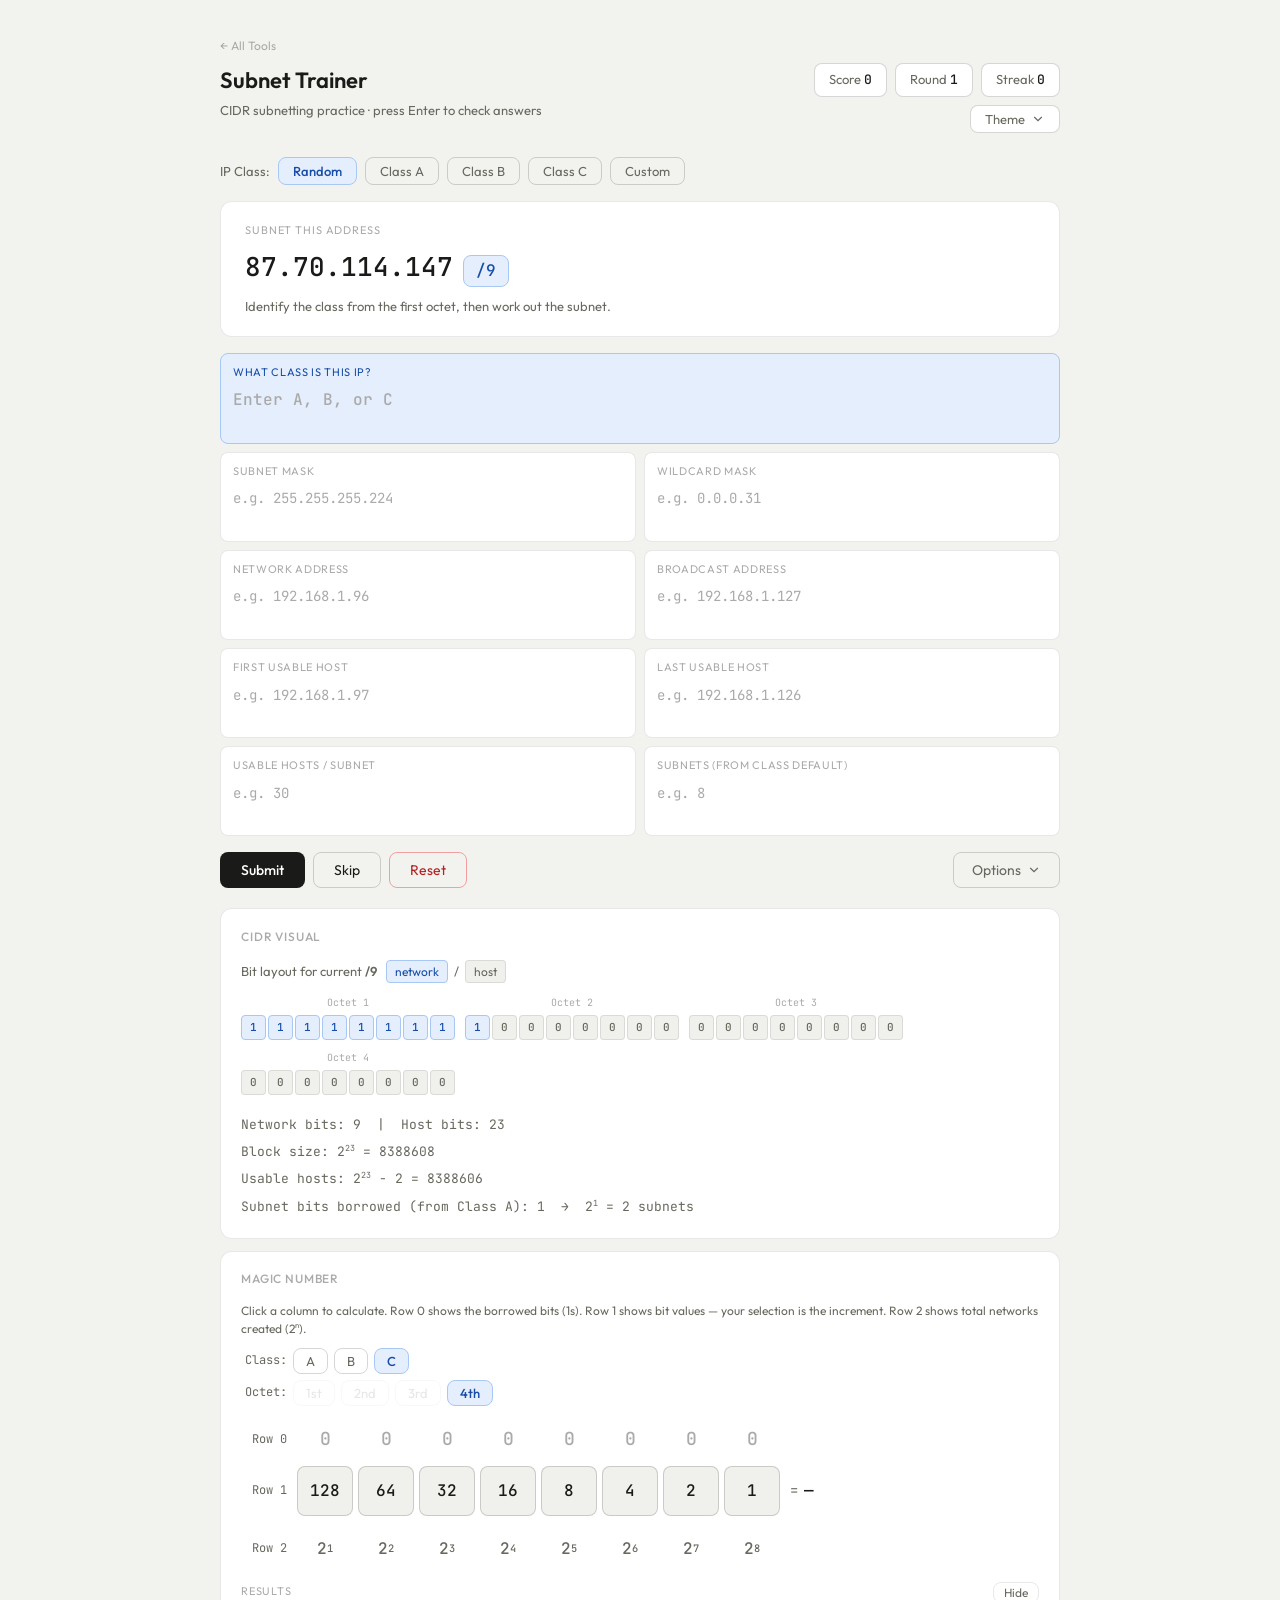
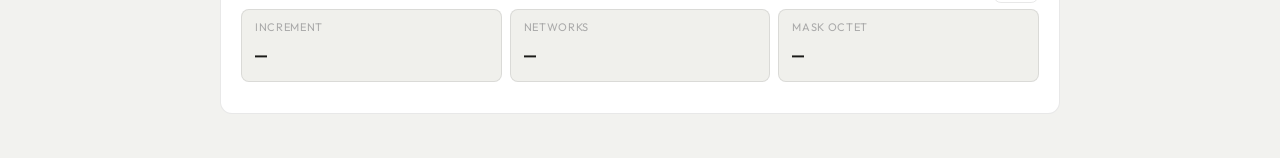
<file: subnet_trainer.html>
<!DOCTYPE html>
<html lang="en">
<head>
<meta charset="UTF-8">
<meta name="viewport" content="width=device-width, initial-scale=1.0">
<title>Subnet Trainer</title>
<link rel="stylesheet" href="styles.css">
<script src="theme.js"></script>
<script src="custom-theme.js"></script>
<script src="options.js"></script>
<script src="answer-keys.js"></script>
<script src="qcard-back.js"></script>
</head>
<body>
<div class="wrap">

  <a href="index.html" class="home-link">&#8592; All Tools</a>
  <div class="hdr">
    <div>
      <div class="hdr-title">Subnet Trainer</div>
      <div class="hdr-sub">CIDR subnetting practice · press Enter to check answers</div>
    </div>
    <div class="hdr-right">
      <div class="chips">
        <div class="chip">Score <b id="sc">0</b></div>
        <div class="chip">Round <b id="rnd">1</b></div>
        <div class="chip">Streak <b id="str">0</b></div>
      </div>
      <div id="theme-toggle-slot"></div>
    </div>
  </div>

  <div class="cls-row">
    <span>IP Class:</span>
    <button class="cbtn on" onclick="setCls('random',this)">Random</button>
    <button class="cbtn" onclick="setCls('A',this)">Class A</button>
    <button class="cbtn" onclick="setCls('B',this)">Class B</button>
    <button class="cbtn" onclick="setCls('C',this)">Class C</button>
    <button class="cbtn" onclick="setCls('custom',this)">Custom</button>
  </div>

  <div class="qcard">
    <div class="qlbl">Subnet this address</div>
    <div class="ipdisp" id="ipd">Loading…</div>
    <div class="clsinfo" id="clsi"></div>
  </div>

  <div class="fbanner" id="fb"></div>

  <div class="agrid" id="agrid"></div>

  <div class="actrow">
    <button class="btn btn-p" id="chkbtn" onclick="checkAll()">Submit</button>
    <button class="btn btn-s" id="revbtn" onclick="revealAll()">Skip</button>
    <button class="btn btn-s" id="nxtbtn" onclick="nextQ()" style="display:none">Next Question →</button>
    <button class="btn btn-d" id="rstbtn" onclick="resetGame()">Reset</button>

    <div class="opt-wrap">
      <button class="opt-btn" id="opt-btn" onclick="toggleOpts()">
        Options
        <svg viewBox="0 0 24 24"><polyline points="6 9 12 15 18 9"/></svg>
      </button>
      <div class="opt-menu" id="opt-menu">
        <div class="opt-section-label">Reference Tools</div>
        <label class="opt-row" onclick="toggleTool('cidr')">
          <span class="opt-row-label">CIDR Visual</span>
          <div class="tog"><input type="checkbox" id="tog-cidr" checked><span class="tog-track"></span></div>
        </label>
        <label class="opt-row" onclick="toggleTool('magic')">
          <span class="opt-row-label">Magic Number</span>
          <div class="tog"><input type="checkbox" id="tog-magic" checked><span class="tog-track"></span></div>
        </label>
        <label class="opt-row" onclick="toggleTool('ranges')">
          <span class="opt-row-label">Class Ranges</span>
          <div class="tog"><input type="checkbox" id="tog-ranges"><span class="tog-track"></span></div>
        </label>
      </div>
    </div>
  </div>

  <div class="toolsec" id="toolsec">

    <div class="tool-block" id="t-ranges" style="display:none">
      <div class="tool-block-title">IP Class Ranges</div>
      <p class="tool-note" style="margin-bottom:.65rem">Standard IPv4 classful network boundaries based on the value of the first octet:</p>
      <div class="mn-mask-row">
        <span class="mn-cls-badge" style="width: 65px; text-align: center;">Class A</span>
        <div style="font-size:14px; color:var(--text); font-family:var(--mono);">
          <strong>1 – 126</strong> <span style="color:var(--text-t); margin-left:6px;">(/8 default)</span>
        </div>
      </div>
      <div class="mn-mask-row">
        <span class="mn-cls-badge" style="width: 65px; text-align: center;">Class B</span>
        <div style="font-size:14px; color:var(--text); font-family:var(--mono);">
          <strong>128 – 191</strong> <span style="color:var(--text-t); margin-left:6px;">(/16 default)</span>
        </div>
      </div>
      <div class="mn-mask-row">
        <span class="mn-cls-badge" style="width: 65px; text-align: center;">Class C</span>
        <div style="font-size:14px; color:var(--text); font-family:var(--mono);">
          <strong>192 – 223</strong> <span style="color:var(--text-t); margin-left:6px;">(/24 default)</span>
        </div>
      </div>
      <div class="mn-mask-row" style="background:transparent; border-color:transparent; padding: 2px 11px;">
        <span class="mn-cls-badge" style="width: 65px; text-align: center; background:transparent; border-color:var(--border);">Other</span>
        <div style="font-size:12px; color:var(--text-s);">
          127 (Loopback) · 224-239 (Multicast) · 240+ (Experimental)
        </div>
      </div>
    </div>

    <div class="tool-block" id="t-cidr">
      <div class="tool-block-title">CIDR Visual</div>
      <div style="font-size:13px;color:var(--text-s);margin-bottom:.75rem">
        Bit layout for current <strong id="cidrlbl">/—</strong> &nbsp;
        <span class="bdge bdge-i">network</span> &nbsp;/&nbsp; <span class="bdge bdge-s">host</span>
      </div>
      <div style="display:flex;gap:10px;flex-wrap:wrap" id="cidrvis"></div>
      <div style="margin-top:1rem;font-size:13px;font-family:var(--mono);color:var(--text-s);line-height:2.1" id="cidrstats"></div>
    </div>

    <div class="tool-block" id="t-magic">
      <div class="tool-block-title">Magic Number</div>
      <p class="tool-note">Click a column to calculate. Row 0 shows the borrowed bits (1s). Row 1 shows bit values — your selection is the increment. Row 2 shows total networks created (2<sup>n</sup>).</p>

      <div class="mn-sel-row">
        <span class="mn-sel-label">Class:</span>
        <button class="mn-sel-btn" id="mnc-A" onclick="setMnClass('A',this)">A</button>
        <button class="mn-sel-btn" id="mnc-B" onclick="setMnClass('B',this)">B</button>
        <button class="mn-sel-btn on" id="mnc-C" onclick="setMnClass('C',this)">C</button>
      </div>
      <div class="mn-sel-row" style="margin-bottom:1rem">
        <span class="mn-sel-label">Octet:</span>
        <button class="mn-sel-btn" id="mno-1" onclick="setMnOctet(1,this)">1st</button>
        <button class="mn-sel-btn" id="mno-2" onclick="setMnOctet(2,this)">2nd</button>
        <button class="mn-sel-btn" id="mno-3" onclick="setMnOctet(3,this)">3rd</button>
        <button class="mn-sel-btn on" id="mno-4" onclick="setMnOctet(4,this)">4th</button>
      </div>

      <div class="mn-row-wrap">
        <div class="mn-row-label">Row 0</div>
        <div class="mn-cells" id="mn-r0"></div>
      </div>
      <div class="mn-row-wrap">
        <div class="mn-row-label">Row 1</div>
        <div class="mn-cells" id="mn-r1"></div>
        <div class="mn-eq">= <span class="mval" id="mn-sum">—</span></div>
      </div>
      <div class="mn-row-wrap">
        <div class="mn-row-label">Row 2</div>
        <div class="mn-cells" id="mn-r2"></div>
      </div>

      <div class="mn-stats-hdr">
        <span class="mn-stats-title">Results</span>
        <button class="mn-stats-toggle" id="mn-stats-tog" onclick="toggleMnStats()">Hide</button>
      </div>
      <div class="mn-stats" id="mn-stats-wrap">
        <div class="mn-stat"><div class="mn-slbl">Increment</div><div class="mn-sval" id="mn-inc">—</div></div>
        <div class="mn-stat"><div class="mn-slbl">Networks</div><div class="mn-sval" id="mn-nets">—</div></div>
        <div class="mn-stat"><div class="mn-slbl">Mask octet</div><div class="mn-sval" id="mn-oct">—</div></div>
      </div>

      <div id="mn-masks" style="display:none">
        <p class="tool-note" style="margin-bottom:.55rem">Resulting subnet mask:</p>
        <div class="mn-mask-row">
          <span class="mn-cls-badge" id="mn-mask-label">Class C · 4th octet</span>
          <span class="mn-mask-val" id="mn-mask-val">—</span>
          <span style="font-family:var(--mono);font-size:13px;color:var(--info-text);margin-left:2px;" id="mn-cidr-val"></span>
        </div>
      </div>
    </div>

  </div></div><script>
/* ─── Constants ─────────────────────── */
const BV  = [128,64,32,16,8,4,2,1];
const BV2 = [2,4,8,16,32,64,128,256]; 

/* ─── State ─────────────────────────── */
let Q=null, cls='random', score=0, rnd=1, streak=0, done=false;
let mnClass='C', mnOctet=4;

/* ─── Helpers ────────────────────────── */
function ri(a,b){ return Math.floor(Math.random()*(b-a+1))+a; }
function ip2int(ip){ const p=ip.split('.').map(Number); return((p[0]<<24)|(p[1]<<16)|(p[2]<<8)|p[3])>>>0; }
function int2ip(n){ return[(n>>>24)&255,(n>>>16)&255,(n>>>8)&255,n&255].join('.'); }
function cidr2mask(cidr){
  return[0,1,2,3].map(i=>{
    const b=Math.min(8,Math.max(0,cidr-i*8));
    return b===0?0:b===8?255:256-Math.pow(2,8-b);
  }).join('.');
}

/* ─── Explanation Generator ──────────── */
function getExplanation(key, q, ans) {
  const defs = {A:8, B:16, C:24};
  const hb = 32 - q.cidr;
  const borrow = q.cidr - defs[q.cls];
  const firstOctet = q.ip.split('.')[0];
  const intOctetIndex = Math.floor(q.cidr / 8);
  const activeBits = q.cidr % 8;
  const block = activeBits === 0 ? 1 : Math.pow(2, 8 - activeBits);

  switch(key) {
    case 'cls':
      return `The first octet of the IP is <strong>${firstOctet}</strong>.<br>• 1 to 126 = Class A<br>• 128 to 191 = Class B<br>• 192 to 223 = Class C<br>Therefore, this is a <strong>Class ${q.cls}</strong> address.`;
    case 'mask':
      const maskParts = ans.mask.split('.');
      let maskMath = "";
      if (activeBits > 0) {
        maskMath = `<br>In the interesting octet, you borrowed ${activeBits} bits. Adding their values (${BV.slice(0, activeBits).join(' + ')}) gives <strong>${maskParts[intOctetIndex]}</strong>.`;
      } else {
        maskMath = `<br>The bits divide perfectly into full octets (255).`;
      }
      return `A <strong>/${q.cidr}</strong> means there are ${q.cidr} network bits (1s) turned on. ${maskMath}<br>Combined, the mask is <strong>${ans.mask}</strong>.`;
    case 'wild':
      return `The wildcard mask is the exact inverse of the subnet mask. Subtract your subnet mask from 255.255.255.255:<br><code>&nbsp;255.255.255.255<br>-&nbsp;${ans.mask.replace(/\./g, '. ')}<br>&nbsp;---------------<br>&nbsp;&nbsp;<strong>${ans.wild.replace(/\./g, '. ')}</strong></code>`;
    case 'net':
      return `Your increment (block size) is <strong>${block}</strong>.<br>The network address is the starting boundary of the subnet that contains the IP <code>${q.ip}</code>.<br>The closest multiple of ${block} below the IP's value in the interesting octet is the network address: <strong>${ans.net}</strong>.`;
    case 'bc':
      return `The broadcast address is always the very last IP address before the *next* subnet begins.<br>If your network is <code>${ans.net}</code> and the block size is ${block}, the subnet block ends exactly at <strong>${ans.bc}</strong>.`;
    case 'fh':
      return `The first usable host is simply the Network Address plus 1.<br>Network: <code>${ans.net}</code><br>First Host: <strong>${ans.fh}</strong>`;
    case 'lh':
      return `The last usable host is simply the Broadcast Address minus 1.<br>Broadcast: <code>${ans.bc}</code><br>Last Host: <strong>${ans.lh}</strong>`;
    case 'hosts':
      return `Formula: <strong>2<sup>h</sup> - 2</strong> (where <em>h</em> is host bits).<br>With a /${q.cidr}, you have 32 - ${q.cidr} = <strong>${hb}</strong> host bits.<br>2<sup>${hb}</sup> = ${Math.pow(2, hb)}. Minus the network and broadcast addresses (2) = <strong>${ans.hosts}</strong> usable hosts.`;
    case 'subs':
      return `Formula: <strong>2<sup>n</sup></strong> (where <em>n</em> is borrowed network bits).<br>The default for Class ${q.cls} is /${defs[q.cls]}. You are using /${q.cidr}, so you borrowed <strong>${Math.max(0, borrow)}</strong> bits.<br>2<sup>${Math.max(0, borrow)}</sup> = <strong>${ans.subs}</strong> subnets.`;
    default:
      return "Explanation available after checking.";
  }
}

function toggleExpl(id) {
  const box = document.getElementById('expl-' + id);
  box.classList.toggle('open');
}

/* ─── Field definitions ──────────────── */
function getFields(){
  const f=[];
  if(cls==='random') f.push({id:'cls',key:'cls',label:'What class is this IP?',placeholder:'Enter A, B, or C',isClass:true});
  f.push(
    {id:'mask', key:'mask', label:'Subnet Mask',              placeholder:'e.g. 255.255.255.224'},
    {id:'wild', key:'wild', label:'Wildcard Mask',            placeholder:'e.g. 0.0.0.31'},
    {id:'net',  key:'net',  label:'Network Address',          placeholder:'e.g. 192.168.1.96'},
    {id:'bc',   key:'bc',   label:'Broadcast Address',        placeholder:'e.g. 192.168.1.127'},
    {id:'fh',   key:'fh',   label:'First Usable Host',        placeholder:'e.g. 192.168.1.97'},
    {id:'lh',   key:'lh',   label:'Last Usable Host',         placeholder:'e.g. 192.168.1.126'},
    {id:'hosts',key:'hosts',label:'Usable Hosts / Subnet',    placeholder:'e.g. 30'},
    {id:'subs', key:'subs', label:'Subnets (from class default)',placeholder:'e.g. 8'}
  );
  return f;
}

/* ─── Generate question ──────────────── */
function genQ(){
  const c=cls==='random'?['A','B','C'][ri(0,2)]:cls;
  let f,cidr;
  if(c==='A'){f=ri(1,126);cidr=ri(9,30);}
  else if(c==='B'){f=ri(128,191);cidr=ri(17,30);}
  else{f=ri(192,223);cidr=ri(25,30);}
  return{ip:`${f}.${ri(0,255)}.${ri(0,255)}.${ri(1,254)}`,cidr,cls:c};
}

/* ─── Compute answers ────────────────── */
function calcAnswers(q){
  const mask=cidr2mask(q.cidr);
  const mi=q.cidr===0?0:(0xFFFFFFFF<<(32-q.cidr))>>>0;
  const ii=ip2int(q.ip);
  const ni=(ii&mi)>>>0;
  const bi=(ni|(~mi>>>0))>>>0;
  const hb=32-q.cidr;
  const def={A:8,B:16,C:24}[q.cls];
  const wild=mask.split('.').map(o=>255-parseInt(o)).join('.');
  return{
    cls:q.cls, mask, wild,
    net:int2ip(ni), bc:int2ip(bi),
    fh:int2ip(ni+1), lh:int2ip(bi-1),
    hosts:String(Math.pow(2,hb)-2),
    subs:String(Math.pow(2,Math.max(0,q.cidr-def)))
  };
}

/* ─── Render grid ────────────────────── */
function renderGrid(){
  const grid=document.getElementById('agrid');
  grid.innerHTML='';
  getFields().forEach(f=>{
    const div=document.createElement('div');
    div.className='afield'+(f.isClass?' class-q':'');
    div.id='f-'+f.id;
    div.innerHTML=`
      <label>${f.label}</label>
      <input id="a-${f.id}" placeholder="${f.placeholder}" autocomplete="off">
      <div class="ahint" id="h-${f.id}"></div>
      <div class="expl-box" id="expl-${f.id}"></div>
    `;
    grid.appendChild(div);
  });
}

/* ─── Custom IP Setup ────────────────── */
function randCustIP(){
  let o1; do{ o1=ri(1,223); }while(o1===127);
  document.getElementById('c-ip').value = `${o1}.${ri(0,255)}.${ri(0,255)}.${ri(1,254)}`;
}
function randCustCidr(){
  document.getElementById('c-cidr').value = ri(8,30);
}

function startCustom() {
  const ip = document.getElementById('c-ip').value.trim();
  const cidr = parseInt(document.getElementById('c-cidr').value);
  
  const ipRegex = /^(25[0-5]|2[0-4][0-9]|[01]?[0-9][0-9]?)\.(25[0-5]|2[0-4][0-9]|[01]?[0-9][0-9]?)\.(25[0-5]|2[0-4][0-9]|[01]?[0-9][0-9]?)\.(25[0-5]|2[0-4][0-9]|[01]?[0-9][0-9]?)$/;
  
  if (!ipRegex.test(ip) || isNaN(cidr) || cidr < 1 || cidr > 30) {
    alert("Please enter a valid IPv4 address and a CIDR between 1 and 30.");
    return;
  }

  const firstOctet = parseInt(ip.split('.')[0]);
  if (firstOctet > 223 || firstOctet === 127) {
    alert("Please enter a standard Class A, B, or C address (1-223, excluding loopback).");
    return;
  }

  let c = 'A';
  if (firstOctet >= 128 && firstOctet <= 191) c = 'B';
  else if (firstOctet >= 192 && firstOctet <= 223) c = 'C';

  Q = { ip, cidr, cls: c };
  done = false;
  
  document.getElementById('ipd').innerHTML = `${Q.ip}<span class="cidrbadge">/${Q.cidr}</span>`;
  
  const defs={A:'255.0.0.0 (/8)',B:'255.255.0.0 (/16)',C:'255.255.255.0 (/24)'};
  const borrow = Q.cidr - {A:8,B:16,C:24}[Q.cls];
  
  let borrowText = `Borrowed bits: ${borrow}`;
  if(borrow < 0) borrowText = `<span style="color:var(--err-text)">Warning: Supernetting (bits: ${borrow})</span>`;

  document.getElementById('clsi').innerHTML = `Custom IP detected as Class <strong>${Q.cls}</strong> — Default: <strong>${defs[Q.cls]}</strong> — ${borrowText}`;
  
  renderGrid();
  document.getElementById('fb').style.display='none';
  document.getElementById('chkbtn').style.display='';
  document.getElementById('revbtn').style.display='';
  document.getElementById('nxtbtn').style.display='none';
  updateCidrVis();
  document.getElementById('a-mask').focus();
}

/* ─── Load question ──────────────────── */
function loadQ(){
  if (cls === 'custom') {
    done = true; 
    document.getElementById('ipd').innerHTML = `
      <input id="c-ip" placeholder="192.168.1.50" class="cust-in" autocomplete="off">
      <button class="rand-btn" title="Random IP address" onclick="randCustIP()">&#127922; IP</button>
      <span class="cidrbadge" style="display:flex; align-items:center; gap:2px;">/<input id="c-cidr" type="number" min="1" max="30" placeholder="24" class="cust-in-c"></span>
      <button class="rand-btn" title="Random CIDR" onclick="randCustCidr()">&#127922; CIDR</button>
      <button class="btn btn-p" style="padding:6px 14px; font-size:14px" onclick="startCustom()">Set IP</button>
    `;
    document.getElementById('clsi').textContent = 'Enter a specific IP address and CIDR, then click Set IP.';
    document.getElementById('agrid').innerHTML = ''; 
    document.getElementById('chkbtn').style.display='none';
    document.getElementById('revbtn').style.display='none';
    document.getElementById('nxtbtn').style.display='none';
    document.getElementById('fb').style.display='none';
    document.getElementById('c-ip').focus();
    
    document.getElementById('c-ip').addEventListener('keypress', function(e) { if(e.key === 'Enter') document.getElementById('c-cidr').focus(); });
    document.getElementById('c-cidr').addEventListener('keypress', function(e) { if(e.key === 'Enter') startCustom(); });
    return;
  }

  Q=genQ(); done=false;
  document.getElementById('ipd').innerHTML = `${Q.ip}<span class="cidrbadge">/${Q.cidr}</span>`;
  const defs={A:'255.0.0.0 (/8)',B:'255.255.0.0 (/16)',C:'255.255.255.0 (/24)'};
  if(cls==='random'){
    document.getElementById('clsi').textContent='Identify the class from the first octet, then work out the subnet.';
  } else {
    const borrow=Q.cidr-{A:8,B:16,C:24}[Q.cls];
    document.getElementById('clsi').innerHTML=`Class ${Q.cls} — Default: <strong>${defs[Q.cls]}</strong> — Borrowed bits: ${borrow}`;
  }
  renderGrid();
  const fb=document.getElementById('fb');
  fb.className='fbanner'; fb.style.display='none';
  document.getElementById('chkbtn').style.display='';
  document.getElementById('revbtn').style.display='';
  document.getElementById('nxtbtn').style.display='none';
  document.getElementById('sc').textContent=score;
  document.getElementById('rnd').textContent=rnd;
  document.getElementById('str').textContent=streak;
  updateCidrVis();
  const first=cls==='random'?'cls':'mask';
  document.getElementById('a-'+first).focus();
}

/* ─── Check answers ──────────────────── */
function checkAll(){
  if(done) return;
  const ans=calcAnswers(Q);
  const fields=getFields();
  let correct=0;
  fields.forEach(({id,key})=>{
    const inp=document.getElementById('a-'+id);
    const fld=document.getElementById('f-'+id);
    const hnt=document.getElementById('h-'+id);
    const explBox=document.getElementById('expl-'+id);
    const uv=inp.value.trim().toUpperCase();
    const cv=ans[key].toUpperCase();
    
    inp.disabled=true;
    explBox.innerHTML = getExplanation(key, Q, ans);

    if(uv===cv){
      fld.classList.add('ok');
      hnt.innerHTML = `<span>✓ Correct</span>`;
      correct++;
    } else {
      let statusText = uv === '' ? 'Not answered' : 'Correct: ' + ans[key];
      fld.classList.add(uv === '' ? 'show' : 'bad');
      if (uv === '') inp.value = ans[key];
      hnt.innerHTML = `<span>${statusText}</span><button class="expl-btn" onclick="toggleExpl('${id}')">💡 Explain</button>`;
    }
  });
  done=true;
  const total=fields.length;
  const bonus=correct===total?2:0;
  const pts=correct+bonus;
  score+=pts;
  if(correct===total) streak++; else streak=0;
  rnd++;
  const fb=document.getElementById('fb');
  fb.style.display='block';
  if(correct===total){fb.className='fbanner ok';fb.textContent=`Perfect! All ${total} correct. +${pts} pts (+2 bonus). Streak: ${streak}`;}
  else if(correct>=Math.ceil(total*.6)){fb.className='fbanner warn';fb.textContent=`${correct}/${total} correct. +${pts} pt${pts!==1?'s':''}.`;}
  else{fb.className='fbanner err';fb.textContent=`${correct}/${total} correct. +${pts} pt${pts!==1?'s':''}. Review the red fields.`;}
  document.getElementById('sc').textContent=score;
  document.getElementById('str').textContent=streak;
  document.getElementById('rnd').textContent=rnd;
  document.getElementById('nxtbtn').style.display='';
  document.getElementById('chkbtn').style.display='none';
  document.getElementById('revbtn').style.display='none';
}

/* ─── Reveal answers ─────────────────── */
function revealAll(){
  if(done) return;
  done=true;
  const ans=calcAnswers(Q);
  getFields().forEach(({id,key})=>{
    const inp=document.getElementById('a-'+id);
    const fld=document.getElementById('f-'+id);
    const hnt=document.getElementById('h-'+id);
    const explBox=document.getElementById('expl-'+id);
    const uv=inp.value.trim().toUpperCase();
    
    inp.disabled=true;
    explBox.innerHTML = getExplanation(key, Q, ans);

    if(uv===ans[key].toUpperCase()){
      fld.classList.add('ok');
      hnt.innerHTML = `<span>✓ Correct</span>`;
    } else {
      fld.classList.add('show');
      inp.value=ans[key];
      let statusText = uv ? 'Was: ' + uv : 'Revealed';
      hnt.innerHTML = `<span>${statusText}</span><button class="expl-btn" onclick="toggleExpl('${id}')">💡 Explain</button>`;
    }
  });
  streak=0; rnd++;
  document.getElementById('str').textContent=streak;
  document.getElementById('rnd').textContent=rnd;
  const fb=document.getElementById('fb');
  fb.style.display='block'; fb.className='fbanner warn';
  fb.textContent='Answers revealed. No points awarded this round.';
  document.getElementById('nxtbtn').style.display='';
  document.getElementById('chkbtn').style.display='none';
  document.getElementById('revbtn').style.display='none';
}

function nextQ(){ loadQ(); }
function resetGame(){ score=0; rnd=1; streak=0; loadQ(); }
function setCls(c,btn){
  cls=c;
  document.querySelectorAll('.cbtn').forEach(b=>b.classList.remove('on'));
  btn.classList.add('on');
  nextQ();
}

/* ─── Options menu ───────────────────── */
function toggleOpts(){
  const menu=document.getElementById('opt-menu');
  const btn=document.getElementById('opt-btn');
  const open=menu.classList.toggle('open');
  btn.classList.toggle('open',open);
}

function toggleTool(id){
  const cb=document.getElementById('tog-'+id);
  cb.checked=!cb.checked;
  applyTools();
}

function applyTools(){
  const showCidr=document.getElementById('tog-cidr').checked;
  const showMagic=document.getElementById('tog-magic').checked;
  const showRanges=document.getElementById('tog-ranges').checked;
  document.getElementById('t-cidr').style.display=showCidr?'':'none';
  document.getElementById('t-magic').style.display=showMagic?'':'none';
  document.getElementById('t-ranges').style.display=showRanges?'':'none';
  document.getElementById('toolsec').style.display=(showCidr||showMagic||showRanges)?'':'none';
  saveOptionsState();
}

/* close menu when clicking outside */
document.addEventListener('click',e=>{
  const wrap=document.getElementById('opt-btn').closest('.opt-wrap');
  if(wrap && !wrap.contains(e.target)){
    document.getElementById('opt-menu').classList.remove('open');
    document.getElementById('opt-btn').classList.remove('open');
  }
});

/* ─── CIDR Visual ────────────────────── */
function updateCidrVis(){
  if(!Q) return;
  document.getElementById('cidrlbl').textContent='/'+Q.cidr;
  const vis=document.getElementById('cidrvis');
  vis.innerHTML='';
  for(let o=0;o<4;o++){
    const g=document.createElement('div'); g.className='bgrp';
    const lbl=document.createElement('div'); lbl.className='blbl';
    lbl.textContent='Octet '+(o+1); g.appendChild(lbl);
    const row=document.createElement('div'); row.className='brow';
    for(let b=0;b<8;b++){
      const pos=o*8+b;
      const box=document.createElement('div');
      box.className='bbox '+(pos<Q.cidr?'nb':'hb');
      box.textContent=pos<Q.cidr?'1':'0';
      row.appendChild(box);
    }
    g.appendChild(row); vis.appendChild(g);
  }
  const hb=32-Q.cidr;
  const def={A:8,B:16,C:24}[Q.cls];
  const sb=Q.cidr-def;
  document.getElementById('cidrstats').innerHTML=
    `Network bits: ${Q.cidr} &nbsp;|&nbsp; Host bits: ${hb}<br>`+
    `Block size: 2<sup>${hb}</sup> = ${Math.pow(2,hb)}<br>`+
    `Usable hosts: 2<sup>${hb}</sup> &minus; 2 = ${Math.pow(2,hb)-2}<br>`+
    `Subnet bits borrowed (from Class ${Q.cls}): ${sb} &nbsp;&rarr;&nbsp; 2<sup>${sb}</sup> = ${Math.pow(2,Math.max(0,sb))} subnets`;
}

/* ─── Magic Number Tool ──────────────── */
function buildMagicTool(){
  const r0=document.getElementById('mn-r0');
  const r1=document.getElementById('mn-r1');
  const r2=document.getElementById('mn-r2');
  BV.forEach((v,i)=>{
    // Build Row 0 (Binary)
    const c0=document.createElement('div');
    c0.className='mn-c0'; c0.textContent='0'; c0.id='mn-r0-'+i;
    r0.appendChild(c0);

    // Build Row 1 (Increment)
    const c1=document.createElement('div');
    c1.className='mn-c1'; c1.textContent=v;
    c1.addEventListener('click',()=>selectMnCol(i));
    r1.appendChild(c1);

    // Build Row 2 (Networks) — content set by updateMnRow2() on init
    const c2=document.createElement('div');
    c2.className='mn-c2'; c2.innerHTML=`2<sup>${i+1}</sup>`; c2.id='mn-r2-'+i;
    r2.appendChild(c2);
  });
}

/* Valid host octets per class — octets already consumed by the default
   prefix cannot be borrowed from, so they are disabled.
   Class A (/8)  → octets 2, 3, 4 available
   Class B (/16) → octets 3, 4 available
   Class C (/24) → octet 4 only                                        */
const MN_VALID_OCTETS  = { A:[2,3,4], B:[3,4], C:[4] };
const MN_DEFAULT_OCTET = { A:2, B:3, C:4 };

function applyMnOctetConstraints() {
  const valid    = MN_VALID_OCTETS[mnClass];
  const fallback = MN_DEFAULT_OCTET[mnClass];
  [1,2,3,4].forEach(o => {
    const b = document.getElementById('mno-'+o);
    const ok = valid.includes(o);
    b.disabled = !ok;
    if (!ok) b.classList.remove('on');
  });
  // If the currently selected octet is now invalid, switch to the fallback.
  if (!valid.includes(mnOctet)) {
    mnOctet = fallback;
    document.getElementById('mno-'+mnOctet).classList.add('on');
  }
  updateMnRow2();
}

/* Recompute Row 2 exponents whenever class or octet changes so they
   always reflect the true total borrowed bits, not just the octet count. */
function updateMnRow2() {
  const defaultCidr    = { A:8, B:16, C:24 }[mnClass];
  const extraFullOctets = Math.max(0, (mnOctet - 1) - (defaultCidr / 8));
  BV.forEach((_, i) => {
    const exp  = extraFullOctets * 8 + i + 1;
    const cell = document.getElementById('mn-r2-' + i);
    cell.innerHTML = `2<sup>${exp}</sup>`;
  });
}

function setMnClass(c, btn) {
  mnClass = c;
  document.querySelectorAll('[id^="mnc-"]').forEach(b => b.classList.remove('on'));
  btn.classList.add('on');
  applyMnOctetConstraints();   // also calls updateMnRow2
  redrawMagic();
}

function setMnOctet(o, btn) {
  mnOctet = o;
  document.querySelectorAll('[id^="mno-"]').forEach(b => b.classList.remove('on'));
  btn.classList.add('on');
  updateMnRow2();
  redrawMagic();
}

function redrawMagic() {
  const selIdx = [...document.querySelectorAll('.mn-c1')].findIndex(c => c.classList.contains('sel'));
  if (selIdx >= 0) selectMnCol(selIdx);
}

function buildMnMask(octet, octSum) {
  const parts = [0, 0, 0, 0];
  for (let j = 0; j < octet - 1; j++) parts[j] = 255;
  parts[octet - 1] = octSum;
  return parts.join('.');
}

function toggleMnStats(){
  const wrap=document.getElementById('mn-stats-wrap');
  const btn=document.getElementById('mn-stats-tog');
  const hiding=wrap.style.display!=='none';
  wrap.style.display=hiding?'none':'';
  btn.textContent=hiding?'Show':'Hide';
}

function selectMnCol(i){
  BV.forEach((_,idx)=>{
    // Update Row 0 (Binary 1s and 0s)
    const c0 = document.getElementById('mn-r0-'+idx);
    if(idx <= i) {
       c0.textContent = '1';
       c0.classList.add('active');
    } else {
       c0.textContent = '0';
       c0.classList.remove('active');
    }
    
    // Update active state for Rows 1 and 2
    document.querySelectorAll('.mn-c1')[idx].classList.toggle('sel',idx===i);
    document.getElementById('mn-r2-'+idx).classList.toggle('sel',idx===i);
  });
  
  const inc    = BV[i];
  const octSum = BV.slice(0, i+1).reduce((a,b) => a+b, 0);

  // Build mask and CIDR from selected class + octet
  const mask             = buildMnMask(mnOctet, octSum);
  const defaultCidr      = { A:8, B:16, C:24 }[mnClass];
  const extraFullOctets  = Math.max(0, (mnOctet - 1) - (defaultCidr / 8));
  const cidr             = defaultCidr + extraFullOctets * 8 + (i + 1);
  const totalBorrowed    = cidr - defaultCidr;
  const totalNets        = Math.pow(2, totalBorrowed);
  const ordinals         = ['','1st','2nd','3rd','4th'];

  document.getElementById('mn-inc').textContent  = inc;
  document.getElementById('mn-nets').textContent = totalNets >= 1000
    ? totalNets.toLocaleString() : totalNets;
  document.getElementById('mn-oct').textContent = octSum;
  document.getElementById('mn-sum').textContent = octSum;
  document.getElementById('mn-mask-label').textContent = `Class ${mnClass} · ${ordinals[mnOctet]} octet`;
  document.getElementById('mn-mask-val').textContent = mask;
  document.getElementById('mn-cidr-val').textContent = `/${cidr}`;
  document.getElementById('mn-masks').style.display = '';
}

/* ─── Keyboard ───────────────────────── */
document.addEventListener('keydown',e=>{
  if(e.key==='Escape'){
    document.getElementById('opt-menu').classList.remove('open');
    document.getElementById('opt-btn').classList.remove('open');
  }
});

/* ─── Init ───────────────────────────── */
buildMagicTool();
applyMnOctetConstraints();  // disable octets invalid for default Class C
loadQ();

/* Enter submits, then Enter moves on — see answer-keys.js. */
AnswerKeys.wire({answers:'.afield input', submit:'checkAll'});
</script>
</body>
</html>
</file>
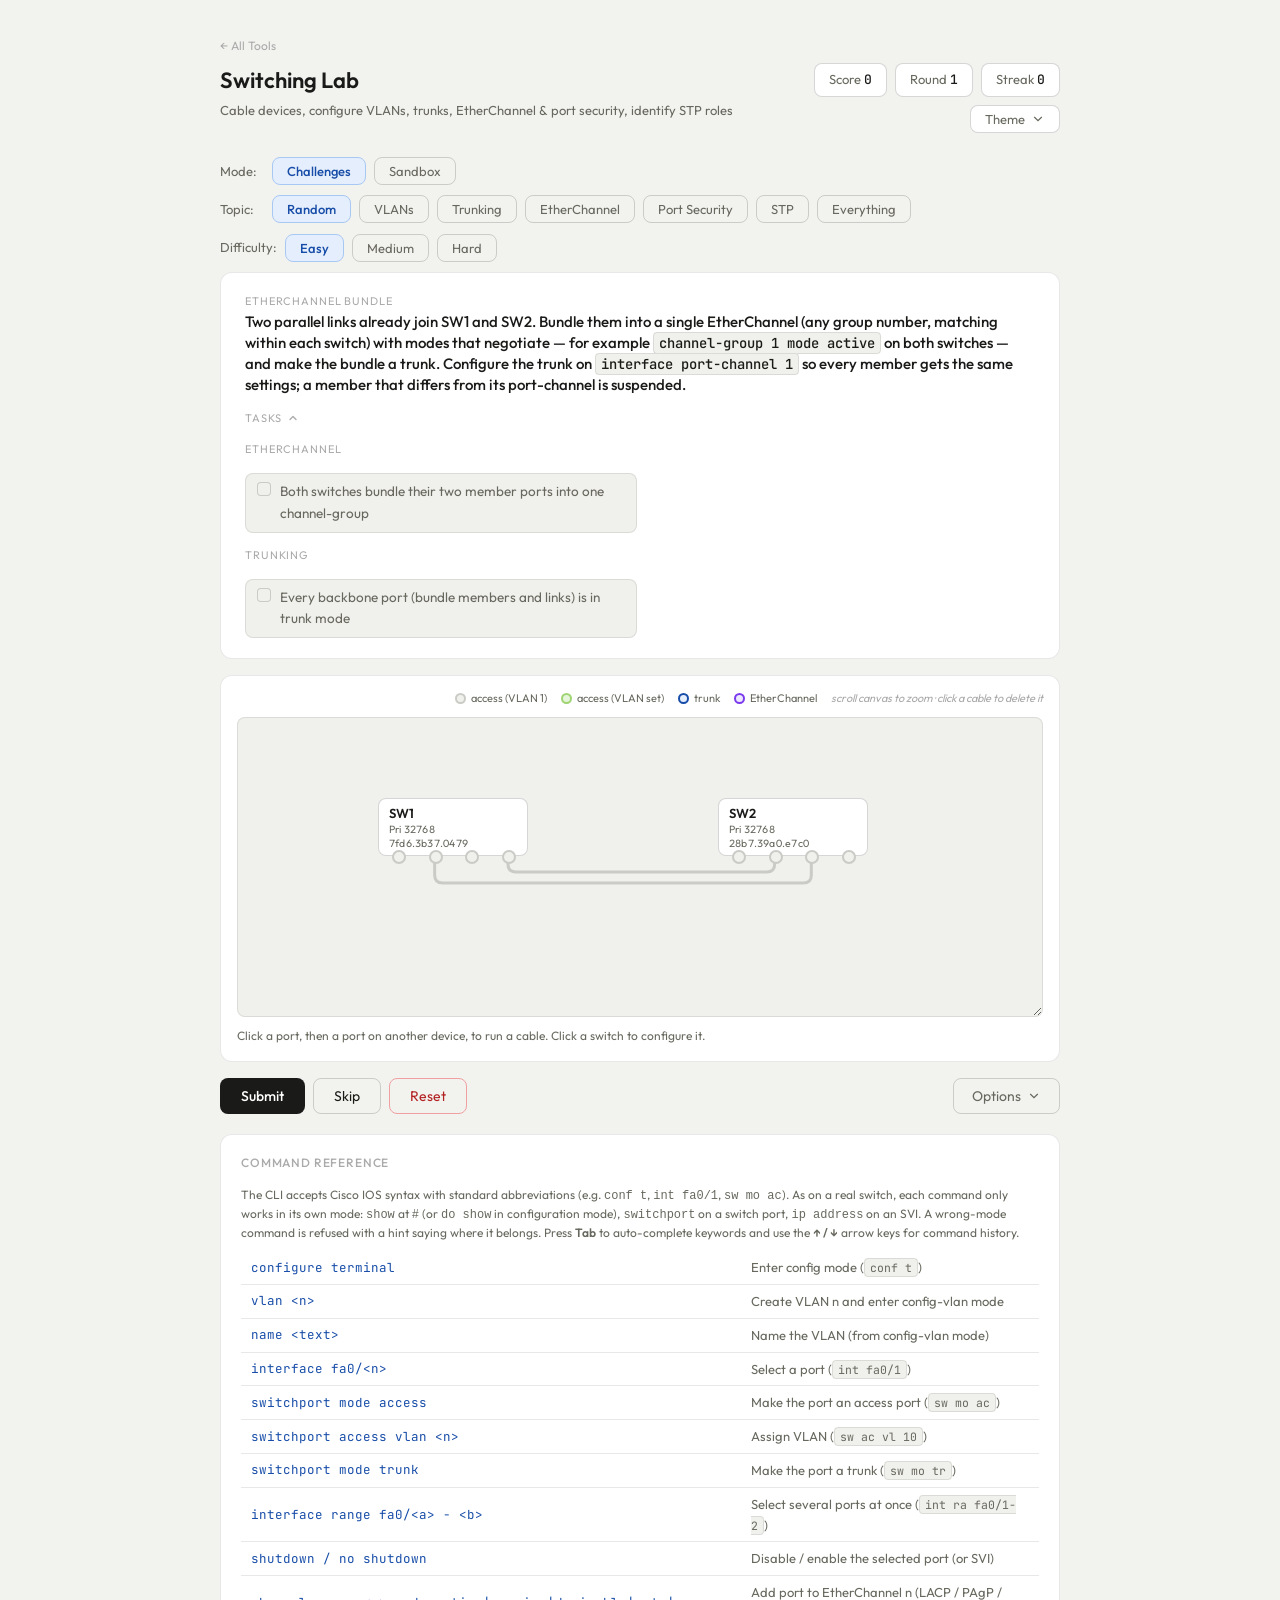
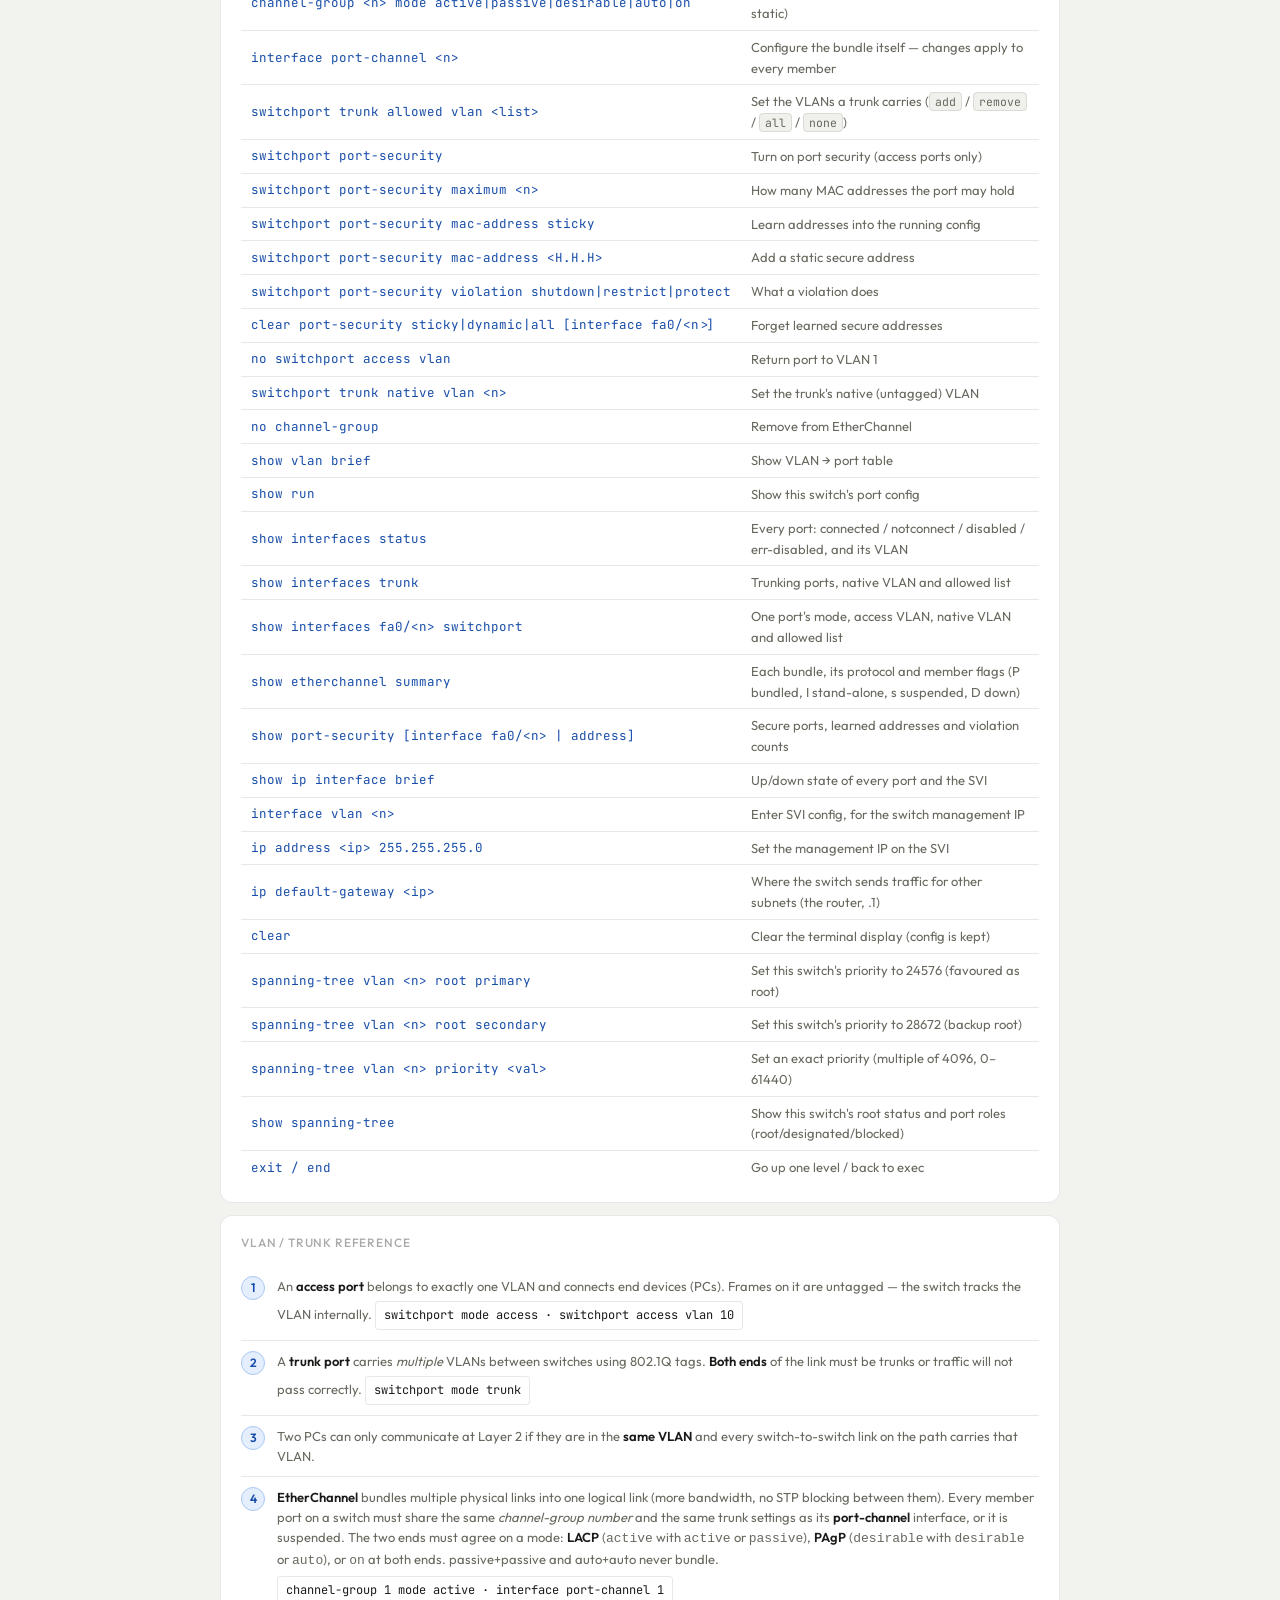
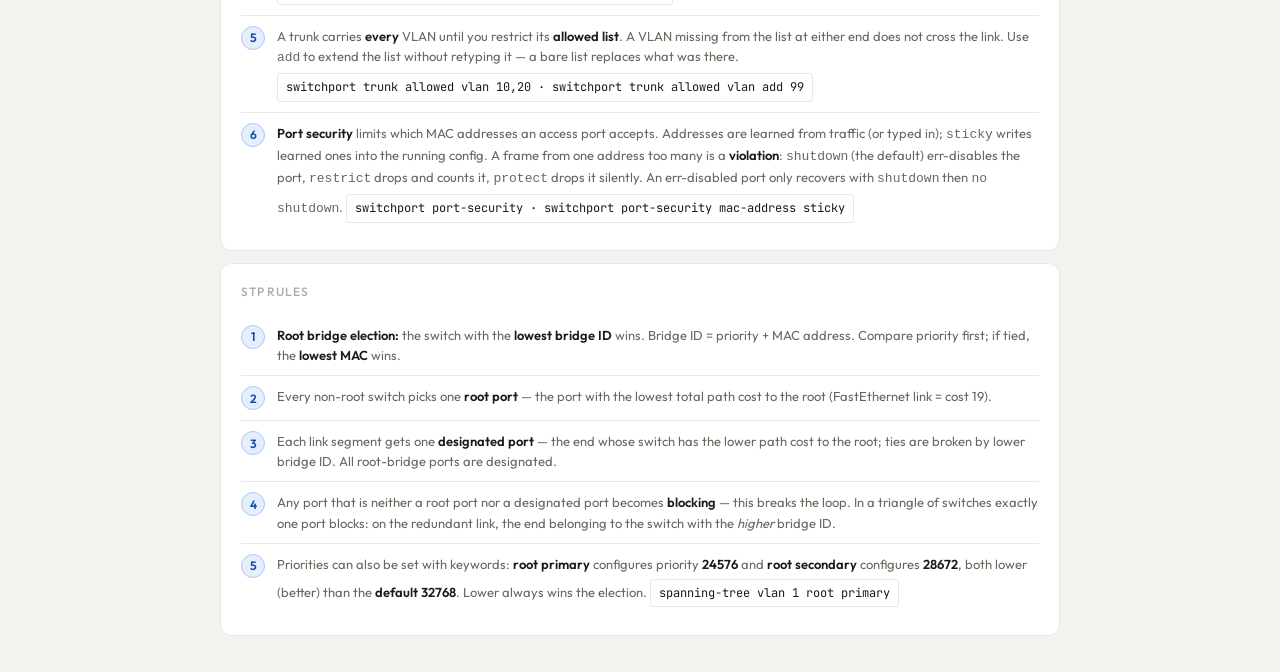
<file: switching_lab.html>
<!DOCTYPE html>
<html lang="en">
<head>
<meta charset="UTF-8">
<meta name="viewport" content="width=device-width, initial-scale=1.0">
<title>Switching Lab</title>
<link rel="stylesheet" href="styles.css">
<script src="theme.js"></script>
<script src="custom-theme.js"></script>
<script src="options.js"></script>
<script src="answer-keys.js"></script>
<script src="qcard-back.js"></script>
<script src="lab-shared.js"></script>
<script src="net-switch.js"></script>
</head>
<body>
<div class="wrap">

  <a href="index.html" class="home-link">&#8592; All Tools</a>

  <div class="hdr">
    <div>
      <div class="hdr-title">Switching Lab</div>
      <div class="hdr-sub">Cable devices, configure VLANs, trunks, EtherChannel &amp; port security, identify STP roles</div>
    </div>
    <div class="hdr-right">
      <div class="chips">
        <div class="chip">Score <b id="sc">0</b></div>
        <div class="chip">Round <b id="rnd">1</b></div>
        <div class="chip">Streak <b id="str">0</b></div>
      </div>
      <div id="theme-toggle-slot"></div>
    </div>
  </div>

  <div class="conv-row" id="gmode-row">
    <span>Mode:</span>
    <button class="cbtn on" onclick="setGMode('challenge',this)">Challenges</button>
    <button class="cbtn" onclick="setGMode('sandbox',this)">Sandbox</button>
  </div>

  <div class="conv-row" id="topic-row">
    <span>Topic:</span>
    <button class="cbtn on" onclick="setTopic('rand',this)">Random</button>
    <button class="cbtn" onclick="setTopic('vlan',this)">VLANs</button>
    <button class="cbtn" onclick="setTopic('trunk',this)">Trunking</button>
    <button class="cbtn" onclick="setTopic('ether',this)">EtherChannel</button>
    <button class="cbtn" onclick="setTopic('psec',this)">Port Security</button>
    <button class="cbtn" onclick="setTopic('stp',this)">STP</button>
    <button class="cbtn" onclick="setTopic('all',this)">Everything</button>
  </div>

  <div class="conv-row" id="diff-row">
    <span>Difficulty:</span>
    <button class="cbtn on" onclick="setDiff('easy',this)">Easy</button>
    <button class="cbtn" onclick="setDiff('medium',this)">Medium</button>
    <button class="cbtn" onclick="setDiff('hard',this)">Hard</button>
  </div>

  <div class="qcard" id="qcard">
    <div class="qcard-hdr">
      <div class="qlbl" id="sc-title">Loading&hellip;</div>
      <button type="button" class="qcard-pop-btn" id="qcard-pop-btn" title="Pop out instructions to a floating panel" aria-label="Pop out instructions to a floating panel" onclick="LabShared.toggleQcardPopout('qcard','qcard-pop-btn')">
        <svg viewBox="0 0 24 24"><path d="M11 4H4v16h7M15 8l-4 4 4 4"/></svg>
      </button>
    </div>
    <div class="q-prompt" id="sc-instr" style="font-size:15px"></div>
    <button type="button" class="qlbl sec-toggle" id="sw-tasks-btn" style="margin-top:1rem;display:none"
      aria-expanded="true" aria-controls="req-list" onclick="swToggleTasks()">Tasks<svg viewBox="0 0 24 24"><polyline points="6 9 12 15 18 9"/></svg></button>
    <div class="req-list" id="req-list"></div>
  </div>

  <div class="fbanner" id="fb"></div>

  <div class="lab-card">
    <div class="lab-toolbar">
      <div class="palette" id="palette" style="display:none">
        <button class="rand-btn" onclick="sbAdd('switch')">+ Switch</button>
        <button class="rand-btn" onclick="sbAdd('pc')">+ PC</button>
        <button class="rand-btn" onclick="sbAdd('router')">+ Router</button>
        <button class="rand-btn" onclick="sbClear()">Clear All</button>
      </div>
      <div class="legend">
        <span class="lg"><i class="lgdot lg-acc1"></i>access (VLAN 1)</span>
        <span class="lg"><i class="lgdot lg-acc"></i>access (VLAN set)</span>
        <span class="lg"><i class="lgdot lg-trunk"></i>trunk</span>
        <span class="lg"><i class="lgdot lg-chan"></i>EtherChannel</span>
        <span class="lg lg-note">scroll canvas to zoom &middot; click a cable to delete it</span>
      </div>
    </div>
    <div class="lab-canvas" id="canvas">
      <div id="zoom-wrap">
        <svg id="cable-svg"></svg>
        <div id="dev-layer"></div>
      </div>
    </div>
    <div class="lab-hint" id="lab-hint"></div>
  </div>

  <!-- Config panel -->
  <div class="cfg-panel" id="cfg" style="display:none">
    <div class="cfg-hdr">
      <span class="cfg-name" id="cfg-name">SW1</span>
      <span class="cfg-hdr-btns">
        <span id="cfg-pin" style="display:contents"></span>
        <button class="rand-btn" id="cfg-del" style="display:none" onclick="delSelected()">Delete &#128465;</button>
        <button class="rand-btn" onclick="closeCfg()">Close &times;</button>
      </span>
    </div>
    <div class="cfg-grid stack" id="cfg-sw">
      <div>
        <div id="vlan-mgr" style="display:none">
          <div class="cfg-sec-lbl">VLAN Management</div>
          <table class="port-table vlan-mgr-table">
            <thead><tr><th style="width:56px">VLAN</th><th>Name</th></tr></thead>
            <tbody id="vm-body"></tbody>
          </table>
          <div class="vm-add">
            <input type="number" class="vm-inp" id="vm-id" min="2" max="4094" placeholder="ID">
            <input type="text" class="vm-inp vm-name" id="vm-name" placeholder="Name" autocomplete="off" spellcheck="false">
            <button class="rand-btn" onclick="vmAdd()">+ Add VLAN</button>
          </div>
        </div>
        <div id="pt-wrap">
          <div class="cfg-sec-lbl">Port Configuration</div>
          <table class="port-table">
            <thead><tr><th>Port</th><th>Up</th><th>Mode</th><th>VLAN</th><th>Channel</th><th>Connected To</th></tr></thead>
            <tbody id="pt-body"></tbody>
          </table>
          <div class="svi-row">
            <span class="svi-lbl">Mgmt IP (SVI)</span>
            vlan <input type="number" class="vm-inp" id="svi-vlan" min="1" max="4094" style="width:54px">
            <input type="text" class="vm-inp" id="svi-ip" placeholder="192.168.10.2" style="width:120px">
            <button class="rand-btn" onclick="uiSetSVI()">Set</button>
          </div>
          <div class="svi-conflict" id="svi-conflict" style="display:none">
            &#9888; Duplicate IP address on the network &mdash; the SVI is down. Change the IP.
          </div>
        </div>
        <div id="cli-only-note" class="cli-note" style="display:none">
          Hard mode — the graphical config is disabled. Use the CLI terminal to configure this switch.
        </div>
      </div>
      <div>
        <div class="cfg-sec-lbl">CLI Terminal</div>
        <div id="cfg-con"></div>
      </div>
    </div>
    <div id="cfg-pc" style="display:none">
      <div class="cfg-sec-lbl">IP Configuration</div>
      <div class="pc-form">
        <label class="pc-form-lbl">IP Address</label>
        <input class="custom-ip-inp" id="pc-ip" placeholder="e.g. 192.168.10.11"
               oninput="uiSetPCIP(this.value)" autocomplete="off" spellcheck="false">
        <span class="pc-pfx">/ 24</span>
        <span class="pc-ip-hint" id="pc-ip-hint"></span>
      </div>
      <div id="pc-mac-row"></div>
      <div id="pc-tool"></div>
    </div>
  </div>

  <div class="actrow">
    <button class="btn btn-p" id="chkbtn" onclick="checkAll()">Submit</button>
    <button class="btn btn-s" id="skipbtn" onclick="skipQ()">Skip</button>
    <button class="btn btn-s" id="nxtbtn" onclick="nextQ()" style="display:none">Next Challenge &rarr;</button>
    <button class="btn btn-d" id="rstbtn" onclick="resetGame()">Reset</button>

    <div class="opt-wrap">
      <button class="opt-btn" id="opt-btn" onclick="toggleOpts()">
        Options
        <svg viewBox="0 0 24 24"><polyline points="6 9 12 15 18 9"/></svg>
      </button>
      <div class="opt-menu" id="opt-menu">
        <div class="opt-section-label">Reference Tools</div>
        <label class="opt-row" onclick="toggleTool('vlanref')">
          <span class="opt-row-label">VLAN / Trunk Reference</span>
          <div class="tog"><input type="checkbox" id="tog-vlanref" checked><span class="tog-track"></span></div>
        </label>
        <label class="opt-row" onclick="toggleTool('stpref')">
          <span class="opt-row-label">STP Rules</span>
          <div class="tog"><input type="checkbox" id="tog-stpref" checked><span class="tog-track"></span></div>
        </label>
        <label class="opt-row" onclick="toggleTool('cmdref')">
          <span class="opt-row-label">Command Reference</span>
          <div class="tog"><input type="checkbox" id="tog-cmdref" checked><span class="tog-track"></span></div>
        </label>
        <label class="opt-row" onclick="toggleTool('analyzer')">
          <span class="opt-row-label">Topology Analyzer</span>
          <div class="tog"><input type="checkbox" id="tog-analyzer"><span class="tog-track"></span></div>
        </label>
      </div>
    </div>
  </div>

  <div class="toolsec" id="toolsec">

    <div class="tool-block" id="t-vlanref">
      <div class="tool-block-title">VLAN / Trunk Reference</div>
      <ul class="rules-list">
        <li class="rule-item"><div class="rule-num">1</div><div class="rule-body">
          An <strong>access port</strong> belongs to exactly one VLAN and connects end devices (PCs).
          Frames on it are untagged &mdash; the switch tracks the VLAN internally.
          <div class="rule-ex">switchport mode access &middot; switchport access vlan 10</div>
        </div></li>
        <li class="rule-item"><div class="rule-num">2</div><div class="rule-body">
          A <strong>trunk port</strong> carries <em>multiple</em> VLANs between switches using 802.1Q tags.
          <strong>Both ends</strong> of the link must be trunks or traffic will not pass correctly.
          <div class="rule-ex">switchport mode trunk</div>
        </div></li>
        <li class="rule-item"><div class="rule-num">3</div><div class="rule-body">
          Two PCs can only communicate at Layer&nbsp;2 if they are in the <strong>same VLAN</strong>
          and every switch-to-switch link on the path carries that VLAN.
        </div></li>
        <li class="rule-item"><div class="rule-num">4</div><div class="rule-body">
          <strong>EtherChannel</strong> bundles multiple physical links into one logical link
          (more bandwidth, no STP blocking between them). Every member port on a switch must share the
          same <em>channel-group number</em> and the same trunk settings as its <strong>port-channel</strong>
          interface, or it is suspended. The two ends must agree on a mode: <strong>LACP</strong>
          (<code>active</code> with <code>active</code> or <code>passive</code>), <strong>PAgP</strong>
          (<code>desirable</code> with <code>desirable</code> or <code>auto</code>), or <code>on</code> at both
          ends. passive+passive and auto+auto never bundle.
          <div class="rule-ex">channel-group 1 mode active &middot; interface port-channel 1</div>
        </div></li>
        <li class="rule-item"><div class="rule-num">5</div><div class="rule-body">
          A trunk carries <strong>every</strong> VLAN until you restrict its <strong>allowed list</strong>. A VLAN
          missing from the list at either end does not cross the link. Use <code>add</code> to extend the list
          without retyping it &mdash; a bare list replaces what was there.
          <div class="rule-ex">switchport trunk allowed vlan 10,20 &middot; switchport trunk allowed vlan add 99</div>
        </div></li>
        <li class="rule-item"><div class="rule-num">6</div><div class="rule-body">
          <strong>Port security</strong> limits which MAC addresses an access port accepts. Addresses are learned
          from traffic (or typed in); <code>sticky</code> writes learned ones into the running config. A frame from
          one address too many is a <strong>violation</strong>: <code>shutdown</code> (the default) err-disables
          the port, <code>restrict</code> drops and counts it, <code>protect</code> drops it silently. An
          err-disabled port only recovers with <code>shutdown</code> then <code>no shutdown</code>.
          <div class="rule-ex">switchport port-security &middot; switchport port-security mac-address sticky</div>
        </div></li>
      </ul>
    </div>

    <div class="tool-block" id="t-stpref">
      <div class="tool-block-title">STP Rules</div>
      <ul class="rules-list">
        <li class="rule-item"><div class="rule-num">1</div><div class="rule-body">
          <strong>Root bridge election:</strong> the switch with the <strong>lowest bridge ID</strong> wins.
          Bridge ID = priority + MAC address. Compare priority first; if tied, the <strong>lowest MAC</strong> wins.
        </div></li>
        <li class="rule-item"><div class="rule-num">2</div><div class="rule-body">
          Every non-root switch picks one <strong>root port</strong> &mdash; the port with the lowest
          total path cost to the root (FastEthernet link = cost 19).
        </div></li>
        <li class="rule-item"><div class="rule-num">3</div><div class="rule-body">
          Each link segment gets one <strong>designated port</strong> &mdash; the end whose switch has the
          lower path cost to the root; ties are broken by lower bridge ID. All root-bridge ports are designated.
        </div></li>
        <li class="rule-item"><div class="rule-num">4</div><div class="rule-body">
          Any port that is neither a root port nor a designated port becomes <strong>blocking</strong> &mdash;
          this breaks the loop. In a triangle of switches exactly one port blocks: on the redundant link,
          the end belonging to the switch with the <em>higher</em> bridge ID.
        </div></li>
        <li class="rule-item"><div class="rule-num">5</div><div class="rule-body">
          Priorities can also be set with keywords: <strong>root primary</strong> configures priority
          <strong>24576</strong> and <strong>root secondary</strong> configures <strong>28672</strong>,
          both lower (better) than the <strong>default 32768</strong>. Lower always wins the election.
          <div class="rule-ex">spanning-tree vlan 1 root primary</div>
        </div></li>
      </ul>
    </div>

    <div class="tool-block" id="t-cmdref">
      <div class="tool-block-title">Command Reference</div>
      <p class="tool-note">The CLI accepts Cisco IOS syntax with standard abbreviations (e.g. <code>conf t</code>, <code>int fa0/1</code>, <code>sw mo ac</code>). As on a real switch, each command only works in its own mode: <code>show</code> at <code>#</code> (or <code>do show</code> in configuration mode), <code>switchport</code> on a switch port, <code>ip address</code> on an SVI. A wrong-mode command is refused with a hint saying where it belongs. Press <strong>Tab</strong> to auto-complete keywords and use the <strong>&uarr; / &darr;</strong> arrow keys for command history.</p>
      <table class="cmd-table">
        <tbody>
          <tr><td class="cmd">configure terminal</td><td>Enter config mode (<code>conf t</code>)</td></tr>
          <tr><td class="cmd">vlan &lt;n&gt;</td><td>Create VLAN n and enter config-vlan mode</td></tr>
          <tr><td class="cmd">name &lt;text&gt;</td><td>Name the VLAN (from config-vlan mode)</td></tr>
          <tr><td class="cmd">interface fa0/&lt;n&gt;</td><td>Select a port (<code>int fa0/1</code>)</td></tr>
          <tr><td class="cmd">switchport mode access</td><td>Make the port an access port (<code>sw mo ac</code>)</td></tr>
          <tr><td class="cmd">switchport access vlan &lt;n&gt;</td><td>Assign VLAN (<code>sw ac vl 10</code>)</td></tr>
          <tr><td class="cmd">switchport mode trunk</td><td>Make the port a trunk (<code>sw mo tr</code>)</td></tr>
          <tr><td class="cmd">interface range fa0/&lt;a&gt; - &lt;b&gt;</td><td>Select several ports at once (<code>int ra fa0/1-2</code>)</td></tr>
          <tr><td class="cmd">shutdown / no shutdown</td><td>Disable / enable the selected port (or SVI)</td></tr>
          <tr><td class="cmd">channel-group &lt;n&gt; mode active|passive|desirable|auto|on</td><td>Add port to EtherChannel n (LACP / PAgP / static)</td></tr>
          <tr><td class="cmd">interface port-channel &lt;n&gt;</td><td>Configure the bundle itself &mdash; changes apply to every member</td></tr>
          <tr><td class="cmd">switchport trunk allowed vlan &lt;list&gt;</td><td>Set the VLANs a trunk carries (<code>add</code> / <code>remove</code> / <code>all</code> / <code>none</code>)</td></tr>
          <tr><td class="cmd">switchport port-security</td><td>Turn on port security (access ports only)</td></tr>
          <tr><td class="cmd">switchport port-security maximum &lt;n&gt;</td><td>How many MAC addresses the port may hold</td></tr>
          <tr><td class="cmd">switchport port-security mac-address sticky</td><td>Learn addresses into the running config</td></tr>
          <tr><td class="cmd">switchport port-security mac-address &lt;H.H.H&gt;</td><td>Add a static secure address</td></tr>
          <tr><td class="cmd">switchport port-security violation shutdown|restrict|protect</td><td>What a violation does</td></tr>
          <tr><td class="cmd">clear port-security sticky|dynamic|all [interface fa0/&lt;n&gt;]</td><td>Forget learned secure addresses</td></tr>
          <tr><td class="cmd">no switchport access vlan</td><td>Return port to VLAN 1</td></tr>
          <tr><td class="cmd">switchport trunk native vlan &lt;n&gt;</td><td>Set the trunk's native (untagged) VLAN</td></tr>
          <tr><td class="cmd">no channel-group</td><td>Remove from EtherChannel</td></tr>
          <tr><td class="cmd">show vlan brief</td><td>Show VLAN &rarr; port table</td></tr>
          <tr><td class="cmd">show run</td><td>Show this switch's port config</td></tr>
          <tr><td class="cmd">show interfaces status</td><td>Every port: connected / notconnect / disabled / err-disabled, and its VLAN</td></tr>
          <tr><td class="cmd">show interfaces trunk</td><td>Trunking ports, native VLAN and allowed list</td></tr>
          <tr><td class="cmd">show interfaces fa0/&lt;n&gt; switchport</td><td>One port's mode, access VLAN, native VLAN and allowed list</td></tr>
          <tr><td class="cmd">show etherchannel summary</td><td>Each bundle, its protocol and member flags (P bundled, I stand-alone, s suspended, D down)</td></tr>
          <tr><td class="cmd">show port-security [interface fa0/&lt;n&gt; | address]</td><td>Secure ports, learned addresses and violation counts</td></tr>
          <tr><td class="cmd">show ip interface brief</td><td>Up/down state of every port and the SVI</td></tr>
          <tr><td class="cmd">interface vlan &lt;n&gt;</td><td>Enter SVI config, for the switch management IP</td></tr>
          <tr><td class="cmd">ip address &lt;ip&gt; 255.255.255.0</td><td>Set the management IP on the SVI</td></tr>
          <tr><td class="cmd">ip default-gateway &lt;ip&gt;</td><td>Where the switch sends traffic for other subnets (the router, .1)</td></tr>
          <tr><td class="cmd">clear</td><td>Clear the terminal display (config is kept)</td></tr>
          <tr><td class="cmd">spanning-tree vlan &lt;n&gt; root primary</td><td>Set this switch's priority to 24576 (favoured as root)</td></tr>
          <tr><td class="cmd">spanning-tree vlan &lt;n&gt; root secondary</td><td>Set this switch's priority to 28672 (backup root)</td></tr>
          <tr><td class="cmd">spanning-tree vlan &lt;n&gt; priority &lt;val&gt;</td><td>Set an exact priority (multiple of 4096, 0&ndash;61440)</td></tr>
          <tr><td class="cmd">show spanning-tree</td><td>Show this switch's root status and port roles (root/designated/blocked)</td></tr>
          <tr><td class="cmd">exit / end</td><td>Go up one level / back to exec</td></tr>
        </tbody>
      </table>
    </div>

    <div class="tool-block" id="t-analyzer" style="display:none">
      <div class="tool-block-title">Topology Analyzer</div>
      <p class="tool-note">Computes STP roles and PC-to-PC reachability for whatever is currently built on the canvas.</p>
      <button class="btn btn-s" onclick="runAnalyzer()">Analyze Current Topology</button>
      <div class="az-out" id="az-out"></div>
    </div>

  </div>
</div>

<script>
/* ═══ Utilities ═══════════════════════════════════════════════════════════ */
function ri(a,b){ return Math.floor(Math.random()*(b-a+1))+a; }
function pick(a){ return a[ri(0,a.length-1)]; }
function genMac(){
  let s=''; const h='0123456789abcdef';
  for(let i=0;i<12;i++){ s+=h[ri(0,15)]; if(i===3||i===7)s+='.'; }
  return s;
}

/* ═══ State ═══════════════════════════════════════════════════════════════ */
/* SW_W/SW_H/PC_W/PC_H come from lab-shared.js so both labs' switches and
   PCs render at identical sizes (and therefore dock ports identically). */
const PORTN=4, SW_W=LabShared.SW_W, SW_H=LabShared.SW_H, PC_W=LabShared.PC_W, PC_H=LabShared.PC_H, RT_W=116, RT_H=46;
let devices=[], cables=[], nid=1, cid=1;
let topic='rand', diffLevel='easy', gmode='challenge';
let scenario=null, done=false, score=0, rnd=1, streak=0;
let pending=null, selected=null, qclick=null;   /* qclick: 'root' | 'port' */
let swCount=0, pcCount=0, rtCount=0;
let labZoom=1, qsel=null;

/* The switch engine — port state, VLANs, trunks, EtherChannel, port
   security, the IOS CLI and its show commands, L2 reachability, STP — lives
   in net-switch.js, shared with the troubleshooting trainer. This page keeps
   the topology and hands the engine a view of it. */
const SWE=NetSwitch.create({
  devices:()=>devices, cables:()=>cables, byId:id=>byId(id),
  portCable:(d,i)=>portCable(d,i), otherEnd:(c,d)=>otherEnd(c,d),
  onIpChange:()=>refreshIPConflicts()
});
const {psNew, portUp, portLinkUp, effMode, modeName, portStatus, fullIf, vlanListHas, parseVlanList, vlanListStr, normVlanList, chModesOk, swCfgKey, chMismatch, chPeers, chLocal, chanState, macOk, macUp, psAllows, psFrame, prompt_, portKind, portIdx, parseIf, parseIfRange, portSpan, parseNamedIf, clearIf, ifPortIdx, ifTargets, newPo, cli, swShutdown, swSwitchport, swAllowed, swChannelGroup, psCmd, psNo, swShow, vlanName, swIfCfgLines, swShowRun, sviState, sviUp, poUp, swShowIpBrief, swShowInterfaces, swIfLine, swSwitchportDetail, swShowTrunk, swShowEther, swShowPsec, pcUplink, pcPortOk, linkPasses, l2SwitchReach, reach, bid, bidLess, computeSTP, CH_MODES, CH_PROTO, PS_KW, KW, NO_IF, PS_USAGE}=SWE;

function byId(id){ return devices.find(d=>d.id===id); }

function addSwitch(x,y,opts={}){
  swCount++;
  const d=Object.assign({ id:nid++, type:'switch', name:opts.name||('SW'+swCount), x, y,
    priority:opts.priority??32768, mac:opts.mac??genMac(),
    priLabel:opts.priLabel||null, hwNote:opts.hwNote||null },
    SWE.newSwitchState(Array.from({length:PORTN},(_,i)=>'Fa0/'+(i+1))));
  devices.push(d); return d;
}
function addPC(x,y,opts={}){
  pcCount++;
  const d={ id:nid++, type:'pc', name:opts.name||('PC'+pcCount), x, y,
    ip:opts.ip??null, pfx:24, mac:opts.mac??genMac(),
    ports:[{name:'Eth0',mode:'access',vlan:1,ch:0}] };
  devices.push(d); return d;
}
/* The bottom-row slot for a router the learner cables in: on the canvas and
   clear of the PCs if any slot is, else the one they cover least, nearest the
   middle. */
function addRouterBelow(){
  const y=246;
  const cover=x=>devices.reduce((t,d)=>{
    if(d.type!=='pc') return t;
    const [w,h]=devSize(d);
    const ox=Math.min(x+RT_W,d.x+w+6)-Math.max(x,d.x-6), oy=Math.min(y+RT_H,d.y+h+6)-Math.max(y,d.y-6);
    return t+(ox>0&&oy>0?ox*oy:0);
  },0);
  let best=null;
  for(let x=5;x<=PC_ROW_R-RT_W;x+=15){
    const c=cover(x), k=[c,Math.abs(x-320)];
    if(!best||k[0]<best.k[0]||(k[0]===best.k[0]&&k[1]<best.k[1])) best={x,k};
  }
  return addRouter(best.x,y);
}
function addRouter(x,y,opts={}){
  rtCount++;
  const d={ id:nid++, type:'router', name:opts.name||('R'+rtCount), x, y,
    ports:[{name:'Gi0/0',mode:'trunk',vlan:1,ch:0}] };
  devices.push(d); return d;
}
function addCable(dA,iA,dB,iB,locked=false){
  cables.push({id:cid++, a:{d:dA,i:iA}, b:{d:dB,i:iB}, locked});
}
function portCable(dev,i){
  return cables.find(c=>(c.a.d===dev&&c.a.i===i)||(c.b.d===dev&&c.b.i===i));
}
function cableBetween(devA,devB){
  return cables.find(c=>
    (byId(c.a.d)===devA&&byId(c.b.d)===devB)||(byId(c.a.d)===devB&&byId(c.b.d)===devA));
}
function cablesBetween(devA,devB){
  return cables.filter(c=>
    (byId(c.a.d)===devA&&byId(c.b.d)===devB)||(byId(c.a.d)===devB&&byId(c.b.d)===devA));
}
function otherEnd(c,devId){ return c.a.d===devId?c.b:c.a; }

/* ═══ Geometry & rendering ════════════════════════════════════════════════ */
/* Switch boxes grow downward when the hardware-note flavor text
   (used in the STP optimize task) is too long to fit on one line. */
function swHeight(d){
  if(!d.hwNote) return SW_H;
  const charsPerLine=21;                       /* ~130px content width at 10.5px italic */
  const lines=Math.max(1, Math.ceil(d.hwNote.length/charsPerLine));
  const CLEARANCE=14;                           /* blank gap between the note text and the bottom ports */
  return SW_H + Math.max(0, lines-1)*13 + CLEARANCE;
}
function devSize(d){
  if(d.type==='switch') return [SW_W, swHeight(d)];
  if(d.type==='router') return [RT_W,RT_H];
  const label=d.ip?(d.ip+'/'+d.pfx):'no IP';
  return [Math.max(PC_W, Math.round(label.length*6.4)+24), PC_H];
}
function portPosSwitch(d,i){ return LabShared.portRowPos(SW_W, swHeight(d), PORTN, i); }
/* PCs and routers have a single port that slides around the box edge,
   pointing toward whatever it is cabled to. */
function portPos(d,i){
  if(d.type==='switch') return portPosSwitch(d,i);
  const [w,h]=devSize(d);
  const c=portCable(d.id,0);
  if(!c) return [w/2, 0];
  const o=otherEnd(c,d.id), od=byId(o.d);
  let tx,ty;
  if(od.type==='switch'){ const [ox,oy]=portPosSwitch(od,o.i); tx=od.x+ox; ty=od.y+oy; }
  else { const [ow,oh]=devSize(od); tx=od.x+ow/2; ty=od.y+oh/2; }
  const cx=d.x+w/2, cy=d.y+h/2;
  const dx=tx-cx, dy=ty-cy;
  if(!dx&&!dy) return [w/2,0];
  const sx=dx?(w/2)/Math.abs(dx):Infinity;
  const sy=dy?(h/2)/Math.abs(dy):Infinity;
  const s=Math.min(sx,sy);
  return [Math.min(w,Math.max(0,w/2+dx*s)), Math.min(h,Math.max(0,h/2+dy*s))];
}

function render(){
  refreshIPConflicts();
  const svg=document.getElementById('cable-svg');
  const layer=document.getElementById('dev-layer');
  svg.innerHTML=''; layer.innerHTML='';

  /* Switch ports are on the box's bottom edge, so switch-to-switch cables
     are routed down-across-up (LabShared.cablePaths) rather than drawn
     straight along the port row, where they stacked on each other. */
  const routes=LabShared.cablePaths(cables.map(c=>{
    const A=byId(c.a.d), B=byId(c.b.d), [ax,ay]=portPos(A,c.a.i), [bx,by]=portPos(B,c.b.i);
    const box=d=>{ const [w,h]=devSize(d); return {l:d.x, t:d.y, r:d.x+w, b:d.y+h}; };
    return {ax:A.x+ax, ay:A.y+ay, bx:B.x+bx, by:B.y+by, aDown:A.type==='switch', bDown:B.type==='switch', aBox:box(A), bBox:box(B)};
  }));
  cables.forEach((c,ci)=>{
    const A=byId(c.a.d), B=byId(c.b.d);
    const l=document.createElementNS('http://www.w3.org/2000/svg','path');
    l.setAttribute('d',routes[ci]);
    const pa=A.ports[c.a.i], pb=B.ports[c.b.i];
    let cls='cable';
    if(pa.ch>0&&pb.ch>0) cls+=' chan';
    else if(pa.mode==='trunk'&&pb.mode==='trunk') cls+=' trunk';
    if(c.locked) cls+=' locked';
    l.setAttribute('class',cls);
    l.dataset.cid=c.id;
    svg.appendChild(l);
    /* invisible wide line so cables are easy to click */
    const hl=document.createElementNS('http://www.w3.org/2000/svg','path');
    hl.setAttribute('d',routes[ci]);
    hl.setAttribute('class','cable-hit');
    hl.dataset.cid=c.id;
    svg.appendChild(hl);
  });

  devices.forEach(d=>{
    const [w,h]=devSize(d);
    const el=document.createElement('div');
    el.className='dev '+d.type+(selected===d.id?' selected':'')
      +(d._mark?' '+d._mark:'')+(d._ipConflict?' ip-conflict':'');
    el.style.left=d.x+'px'; el.style.top=d.y+'px';
    if(d.type!=='switch') el.style.width=w+'px';
    else if(d.hwNote) el.style.height=h+'px';   /* switches grow downward only when a hardware note wraps */
    el.dataset.did=d.id;
    if(d.type==='switch'){
      const ipHtml=d.ip?`<br><span class="${d._ipConflict?'ip-bad':''}">${d.ip}</span> \u00b7 vlan ${d.ipVlan}`:'';
      const hwHtml=d.hwNote?`<br><span class="hw-note">${d.hwNote}</span>`:'';
      el.innerHTML=`<div class="dev-name">${d.name}</div>`+
        `<div class="dev-sub">${d.priLabel?d.priLabel:'Pri '+d.priority}<br>${d.mac}${ipHtml}${hwHtml}</div>`;
    } else if(d.type==='router'){
      el.innerHTML=`<div class="dev-name">${d.name}</div><div class="dev-sub">router · VLANs</div>`;
    } else {
      const ipHtml=d.ip?`<span class="${d._ipConflict?'ip-bad':''}">${d.ip}</span>/${d.pfx}`:'no IP';
      el.innerHTML=`<div class="dev-name">${d.name}</div><div class="dev-sub">${ipHtml}</div>`;
    }
    d.ports.forEach((p,i)=>{
      const [px,py]=portPos(d,i);
      const s=document.createElement('span');
      let pc='port';
      if(p.mode==='trunk') pc+=' p-trunk';
      else if(p.vlan>1) pc+=' p-acc';
      if(p.ch>0) pc+=' p-chan';
      const down=d.type==='switch'&&!portUp(d,i);
      if(down) pc+=' p-down';
      if(pending&&pending.d===d.id&&pending.i===i) pc+=' p-pending';
      if(p._mark) pc+=' '+p._mark;
      s.className=pc;
      s.style.left=(px-7)+'px'; s.style.top=(py-7)+'px';
      s.title=p.name+(d.type==='switch'?` — ${modeName(p.mode)}${p.mode!=='trunk'?' vlan '+p.vlan:''}${p.ch>0?' ch'+p.ch:''}${down?' — '+portStatus(d,i):''}`:'');
      s.dataset.did=d.id; s.dataset.pi=i;
      if(d.type!=='pc') s.dataset.num=LabShared.portNum(p.name);
      el.appendChild(s);
    });
    layer.appendChild(el);
  });
}

/* ═══ Canvas interaction (drag/zoom mechanics live in lab-shared.js) ═══════ */
LabShared.attachCanvasDrag({
  layer: document.getElementById('dev-layer'),
  canvas: document.getElementById('canvas'),
  zoomWrap: document.getElementById('zoom-wrap'),
  getZoom: ()=>labZoom,
  setZoom: z=>{ labZoom=z; },
  getDevice: id=>byId(id),
  devSize: d=>devSize(d),
  onRender: ()=>render(),
  onDevClick: id=>onDevClick(id),
  onPortClick: (id,i)=>onPortClick(id,i)
});

document.getElementById('cable-svg').addEventListener('click',e=>{
  const cidv=e.target.dataset&&e.target.dataset.cid;
  if(!cidv) return;
  const c=cables.find(x=>x.id===+cidv);
  if(!c) return;
  if(c.locked){ setHint('That cable is part of the scenario and cannot be removed.'); return; }
  if(done) return;
  cables=cables.filter(x=>x!==c);
  setHint('Cable removed.');
  render(); refreshCfg();
});

function onPortClick(did,i){
  if(done) return;
  const d=byId(did);
  if(qclick==='port'&&d.type==='switch'){
    devices.forEach(x=>x.ports.forEach(p=>{ if(p._mark==='p-sel') p._mark=null; }));
    d.ports[i]._mark='p-sel'; qsel={did,pi:i};
    setHint(`Selected ${d.name} ${d.ports[i].name} — press Submit.`);
    render(); return;
  }
  if(qclick==='root'){ selectRootCand(did); return; }
  if(portCable(did,i)){ setHint(`${d.name} ${d.ports[i].name} is already cabled — click the cable to remove it first.`); return; }
  if(!pending){
    pending={d:did,i};
    setHint(`Selected ${d.name} ${d.ports[i].name} — now click a port on another device.`);
  } else if(pending.d===did&&pending.i===i){
    pending=null; setHint('Selection cleared.');
  } else if(pending.d===did){
    setHint('Choose a port on a different device.');
  } else {
    addCable(pending.d,pending.i,did,i);
    const A=byId(pending.d);
    setHint(`Cabled ${A.name} ${A.ports[pending.i].name} \u2194 ${d.name} ${d.ports[i].name}.`);
    pending=null;
  }
  render(); refreshCfg();
}

function selectRootCand(did){
  if(done) return;
  const d=byId(did); if(d.type!=='switch') return;
  devices.forEach(x=>{ if(x._mark==='q-sel') x._mark=null; });
  d._mark='q-sel'; qsel={did};
  setHint(`Selected ${d.name} — press Submit.`);
  render();
}
function onDevClick(did){
  const d=byId(did);
  if(qclick==='root'&&d.type==='switch'){ selectRootCand(did); return; }
  if(qclick) return;
  if(SWCON.focusPinned(did)) return;
  if(d.type==='router'){
    if(gmode==='sandbox'){ selected=did; openCfg(); render(); return; }
    setHint('The router is pre-configured — cable it to a switch and set that switch port to trunk.');
    return;
  }
  if(d.type==='pc' && gmode!=='sandbox' && !(scenario&&scenario.allowIP)){
    setHint('This task doesn\u2019t require PC IP configuration.');
    return;
  }
  selected=did; openCfg(); render();
}

function setHint(t){ document.getElementById('lab-hint').textContent=t; }

/* ═══ Config panel ════════════════════════════════════════════════════════ */
function openCfg(){
  const d=byId(selected); if(!d) return;
  document.getElementById('cfg').style.display='';
  document.getElementById('cfg-del').style.display=gmode==='sandbox'?'':'none';
  document.getElementById('cfg-pin').innerHTML=SWCON.pinBtnHtml(d);
  if(d.type==='router'){
    document.getElementById('cfg-sw').style.display='none';
    document.getElementById('cfg-pc').style.display='none';
    document.getElementById('cfg-name').textContent=d.name+'  ·  pre-configured router';
    return;
  }
  const isSw=d.type==='switch';
  document.getElementById('cfg-sw').style.display=isSw?'':'none';
  document.getElementById('cfg-pc').style.display=isSw?'none':'';
  if(isSw){
    document.getElementById('cfg-name').textContent=
      d.name+'  ·  '+(d.priLabel?d.priLabel:'Pri '+d.priority)+'  ·  '+d.mac;
    const showPT = gmode==='sandbox' || diffLevel!=='hard';
    const showVM = gmode==='sandbox' || diffLevel==='easy';
    document.getElementById('pt-wrap').style.display=showPT?'':'none';
    document.getElementById('vlan-mgr').style.display=showVM?'':'none';
    document.getElementById('cli-only-note').style.display=(!showPT)?'':'none';
    document.getElementById('cfg-con').innerHTML=SWCON.mainHtml(d);
    buildPortTable(); renderTerm();
  } else {
    document.getElementById('cfg-name').textContent=d.name;
    buildPCForm();
  }
}
function buildPCForm(){
  const d=byId(selected); if(!d||d.type!=='pc') return;
  refreshIPConflicts();
  document.getElementById('pc-ip').value=d.ip||'';
  document.getElementById('pc-mac-row').innerHTML=LabShared.pcMacHtml(d.mac,{style:'margin-top:6px'});
  const hint=document.getElementById('pc-ip-hint');
  if(d.ip&&d._ipConflict){ hint.textContent='\u26a0 Duplicate IP on the network \u2014 change it'; hint.className='pc-ip-hint bad'; }
  else { hint.textContent=''; hint.className='pc-ip-hint'; }
  LabShared.pcToolStop('ping');
}
function uiSetPCIP(v){
  const d=byId(selected); if(!d||d.type!=='pc') return;
  const s=v.trim();
  const hint=document.getElementById('pc-ip-hint');
  if(!s){ d.ip=null; }
  else if(isValidIP(s)){ d.ip=s; }
  else { d.ip=null; hint.textContent='invalid IP'; hint.className='pc-ip-hint'; render(); return; }
  render();
  if(d.ip&&d._ipConflict){ hint.textContent='\u26a0 Duplicate IP on the network \u2014 change it'; hint.className='pc-ip-hint bad'; }
  else { hint.textContent=d.ip?'\u2713':''; hint.className='pc-ip-hint'; }
}
function closeCfg(){ selected=null; document.getElementById('cfg').style.display='none'; render(); }
function delSelected(){
  if(gmode!=='sandbox'||selected==null) return;
  const id=selected;
  cables=cables.filter(c=>c.a.d!==id&&c.b.d!==id);
  devices=devices.filter(x=>x.id!==id);
  closeCfg();
  SWCON.refresh();
  setHint('Device removed.');
}
function uiSetSVI(){
  const d=selected!=null?byId(selected):null;
  if(!d||d.type!=='switch') return;
  const v=parseInt(document.getElementById('svi-vlan').value);
  const ip=document.getElementById('svi-ip').value.trim();
  if(isNaN(v)||v<1||v>4094||!isValidIP(ip)){
    d.log.push('% management IP needs a VLAN number (1\u20134094) and a valid IPv4 address');
    LabShared.conRan(d); renderTerm(); return;
  }
  echoCli(d,['interface vlan '+v,'ip address '+ip+' 255.255.255.0','exit']);
  buildPortTable(); render();
}
/* ── ping ── */
/* The switch's gateway is usable when it is the router's .1 on the SVI's own
   subnet — anything else and the reply to an off-subnet ping goes nowhere. */
function swGwOk(sw){
  return !!sw.gw&&sameSubnet(sw.gw,sw.ip,24)&&+sw.gw.split('.')[3]===1;
}
function swPingReach(pc,sw){
  if(pc._ipConflict||sw._ipConflict) return false;
  const up=pcUplink(pc);
  if(!up||!pcPortOk(up,pc)) return false;
  if(sw.ip==null||sw.ipVlan==null||!sviUp(sw)) return false;
  if(sameSubnet(pc.ip,sw.ip,24))
    return up.port.vlan===sw.ipVlan && l2SwitchReach(up.sw,sw.ipVlan,sw);
  const att=routerAttach(); if(!att||!swGwOk(sw)) return false;
  return vlanToRouter(up.sw,up.port.vlan,att) && vlanToRouter(sw,sw.ipVlan,att);
}
/* A frame from this PC arrives at its switch port: the side-effecting half of
   pcPortOk, so port security learns (or trips) on real traffic. */
function pcSends(pc){
  const up=pcUplink(pc);
  if(!up||effMode(up.sw,up.i)!=='access'||!portLinkUp(up.sw,up.i)) return false;
  return psFrame(up.sw,up.i,pc.mac);
}
function doPing(src,dst){
  if(!src.ip||!isValidIP(src.ip)) return {msg:'source PC has no valid IP'};
  if(!isValidIP(dst))             return {msg:'invalid target address'};
  if(dst===src.ip) return {ok:true};
  const tpc=devices.find(x=>x.type==='pc'&&x.ip===dst&&x!==src);
  const tsw=!tpc?devices.find(x=>x.type==='switch'&&x.ip===dst):null;
  /* the echo (or the ARP ahead of it) leaves the PC whether or not anything
     answers, so the source's own port sees it first */
  pcSends(src);
  let ok;
  if(tpc) ok=routedReach(src,tpc)&&pcSends(tpc);
  else if(tsw) ok=swPingReach(src,tsw);
  else ok=false;
  render();
  if(selected!=null){ const sd=byId(selected); if(sd&&sd.type==='switch') buildPortTable(); }
  renderTerm();      /* a violation's syslog may be on a pinned switch's console */
  if(!ok) return {ok:false};
  /* first contact with a new destination: the initial echo times out
     while ARP resolves the MAC address, exactly like a real host. */
  src._arpKnown = src._arpKnown || new Set();
  const firstTime = !src._arpKnown.has(dst);
  src._arpKnown.add(dst);
  return {ok:true, firstTime};
}
/* The PC panel's Ping | Tracert (LabShared.pcTool). This lab's only router
   is the router-on-a-stick, so a tracert is the destination on its own
   (same subnet), or the PC's gateway — the .1 every scenario's router
   answers on — then the destination. The gateway answers whenever the PC's
   VLAN reaches the router; the tracert sends the same frames a ping does,
   so it goes through doPing and port security sees them too. */
LabShared.pcTool('ping', {
  pc:()=>{ const d=selected!=null?byId(selected):null; return d&&d.type==='pc'?d:null; },
  ping:(d,dst)=>doPing(d,dst),
  trace:(d,dst)=>{
    const r=doPing(d,dst);
    if(r.msg) return r;
    const res={ok:r.ok};
    if(dst===d.ip||sameSubnet(d.ip,dst,24)) return {path:[], res, dst};
    const att=routerAttach(), up=pcUplink(d);
    const gwOk=!d._ipConflict&&!!att&&!!up&&pcPortOk(up,d)&&vlanToRouter(up.sw,up.port.vlan,att);
    return {path:gwOk?[{ip:d.ip.replace(/\.\d+$/,'.1'), fwd:true}]:[], res, dst};
  }
});
document.getElementById('pc-tool').innerHTML=LabShared.pcToolHtml('ping',{placeholder:'e.g. 192.168.10.12'});
function refreshCfg(){
  const d=selected!=null?byId(selected):null;
  if(d&&d.type==='switch') buildPortTable();
  else if(d&&d.type==='pc') buildPCForm();
}

function buildPortTable(){
  const d=byId(selected); if(!d) return;
  refreshIPConflicts();
  const tb=document.getElementById('pt-body'); tb.innerHTML='';
  d.ports.forEach((p,i)=>{
    const c=portCable(d.id,i);
    let conn='—';
    if(c){ const o=otherEnd(c,d.id); const od=byId(o.d); conn=od.name+' '+od.ports[o.i].name; }
    const tr=document.createElement('tr');
    const st=portStatus(d,i);
    tr.innerHTML=
      `<td class="pt-name">${p.name}</td>`+
      `<td><input type="checkbox" ${p.shut?'':'checked'} title="${st}" onchange="uiSetShut(${i},!this.checked)"></td>`+
      `<td><select onchange="uiSetMode(${i},this.value)">`+
        `<option value="access"${p.mode==='access'?' selected':''}>access</option>`+
        `<option value="trunk"${p.mode==='trunk'?' selected':''}>trunk</option>`+
        `<option value="dynamic"${p.mode==='dynamic'?' selected':''} title="dynamic auto, the IOS default">dynamic</option>`+
      `</select></td>`+
      `<td><input type="number" min="1" max="4094" value="${p.vlan}" ${p.mode==='trunk'?'disabled':''} onchange="uiSetVlan(${i},this.value)"></td>`+
      `<td class="pt-chan"><input type="number" min="0" max="6" value="${p.ch}" onchange="uiSetCh(${i},this.value,this.nextElementSibling.value)">`+
        `<select onchange="uiSetCh(${i},this.previousElementSibling.value,this.value)">`+
        CH_MODES.map(m=>`<option value="${m}"${(p.chMode||'active')===m?' selected':''}>${m}</option>`).join('')+
        `</select></td>`+
      `<td class="pt-conn">${conn}${st==='err-disabled'?' <span class="ip-bad">err-disabled</span>':''}</td>`;
    tb.appendChild(tr);
  });
  const sv=document.getElementById('svi-vlan'), si=document.getElementById('svi-ip');
  if(sv){
    sv.value=d.ipVlan??''; si.value=d.ip??'';
    const warn=document.getElementById('svi-conflict');
    if(warn) warn.style.display=(d.ip&&d._ipConflict)?'':'none';
  }
  buildVlanMgr();
}

/* ── VLAN Management UI (easy mode / sandbox) ── */
function buildVlanMgr(){
  const d=selected!=null?byId(selected):null;
  if(!d||d.type!=='switch') return;
  const tb=document.getElementById('vm-body'); if(!tb) return;
  const vl=[...d.vlans].sort((a,b)=>a-b);
  tb.innerHTML=vl.map(v=>{
    const nm=(d.vlanNames[v]||(v===1?'default':'')).replace(/"/g,'&quot;');
    const ro=v===1?' disabled':'';
    return `<tr><td class="pt-name">${v}</td>`+
      `<td><input type="text" value="${nm}"${ro} placeholder="unnamed" onchange="vmRename(${v},this.value)"></td></tr>`;
  }).join('');
}
function vmRename(v,val){
  const d=byId(selected); if(!d||d.type!=='switch') return;
  const nm=val.trim();
  if(!nm){ buildVlanMgr(); return; }
  echoCli(d,['vlan '+v,'name '+nm,'exit']);
  buildVlanMgr();
}
function vmAdd(){
  const d=byId(selected); if(!d||d.type!=='switch') return;
  const idEl=document.getElementById('vm-id'), nmEl=document.getElementById('vm-name');
  const n=parseInt(idEl.value);
  if(isNaN(n)||n<2||n>4094){
    d.log.push('% VLAN ID must be between 2 and 4094');
    LabShared.conRan(d); renderTerm(); return;
  }
  const nm=nmEl.value.trim();
  echoCli(d, nm?['vlan '+n,'name '+nm,'exit']:['vlan '+n,'exit']);
  idEl.value=''; nmEl.value='';
  buildVlanMgr(); buildPortTable();
}

/* A form's commands, typed as a learner would have to: wrapped in configure
   terminal / end so they are valid from whatever mode the console is in
   (LabShared.cliConfigSeq). beforeEnd runs while still in the last mode. */
function echoCli(d,cmds,beforeEnd){
  LabShared.conRan(d);
  const seq=LabShared.cliConfigSeq(d.cm==='exec',cmds);
  seq.forEach((c,k)=>{
    if(k===seq.length-1&&beforeEnd) beforeEnd();
    d.log.push(prompt_(d)+' '+c);
    const out=cli(d,c);
    if(out) out.split('\n').forEach(l=>d.log.push(l));
  });
  renderTerm();
}
/* The helper form edits what an engineer would: a bundle member's VLAN
   settings are changed on its port-channel interface, which carries them to
   every member, rather than on the one port (which would only suspend it). */
function uiIfCmd(d,i){
  const p=d.ports[i];
  return p.ch>0&&d.pos[p.ch] ? 'interface port-channel '+p.ch : 'interface '+p.name.toLowerCase();
}
function uiSetMode(i,v){
  const d=byId(selected);
  echoCli(d,[uiIfCmd(d,i),'switchport mode '+(v==='dynamic'?'dynamic auto':v)]);
  buildPortTable(); render();
}
function uiSetShut(i,shut){
  const d=byId(selected);
  echoCli(d,['interface '+d.ports[i].name.toLowerCase(), shut?'shutdown':'no shutdown']);
  buildPortTable(); render();
}
function uiSetVlan(i,v){
  const d=byId(selected);
  const n=Math.max(1,Math.min(4094,parseInt(v)||1));
  if(!d.vlans.has(n)){
    echoCli(d,['interface '+d.ports[i].name.toLowerCase()],()=>{
      d.log.push(prompt_(d)+' switchport access vlan '+n);
      d.log.push('% VLAN '+n+' does not exist — create it first: "vlan '+n+'" then "name <name>"');
    });
    renderTerm();
    buildPortTable();               /* reverts the input to the port's real VLAN */
    render();
    return;
  }
  echoCli(d,[uiIfCmd(d,i),'switchport access vlan '+n]);
  buildPortTable(); render();
}
function uiSetCh(i,v,mode){
  const d=byId(selected);
  const n=Math.max(0,Math.min(6,parseInt(v)||0));
  echoCli(d,['interface '+d.ports[i].name.toLowerCase(),
             n>0?('channel-group '+n+' mode '+(mode||'active')):'no channel-group']);
  buildPortTable(); render();
}

/* Consoles — the shared LabShared.createConsoles: the panel's own, plus the
   two pinned snap windows beside the page. */
const SWCON=LabShared.createConsoles({
  id:'sw', mainIds:{input:'term-in', log:'term-log', prompt:'term-prompt'},
  device:byId, hasCli:d=>d.type==='switch',
  prompt:d=>prompt_(d), run:(d,line)=>cli(d,line), keywords:()=>KW, logLines:300,
  canStart:(d,l)=>LabShared.cliCanStart(SWE.GRAMMAR,l,SWE.levels(d)),
  after:()=>{ render(); const sd=selected!=null&&byId(selected); if(sd&&sd.type==='switch') buildPortTable(); },
  dockAfter:'cfg', btnClass:'rand-btn'
});
function renderTerm(){ SWCON.refresh(); }

/* ═══ IP conflict detection ══════════════════════════════════════════════
   Two devices with the same IP are only a real conflict once they are
   actually on the same Layer-2 broadcast domain — this is deliberately
   the *pure* topology check (reach/l2SwitchReach), independent of any
   conflict flag, so it can never oscillate with the gating below. */
function pcSwL2Adjacent(pc,sw){
  const up=pcUplink(pc);
  return !!up && effMode(up.sw,up.i)==='access' && sw.ipVlan!=null
    && up.port.vlan===sw.ipVlan && l2SwitchReach(up.sw,sw.ipVlan,sw);
}
function swSwL2Adjacent(swA,swB){
  return swA.ipVlan!=null && swA.ipVlan===swB.ipVlan && l2SwitchReach(swA,swA.ipVlan,swB);
}
function computeIPConflicts(){
  const pcs=devices.filter(d=>d.type==='pc'&&d.ip&&isValidIP(d.ip));
  const sws=devices.filter(d=>d.type==='switch'&&d.ip&&isValidIP(d.ip));
  const byIP={};
  [...pcs,...sws].forEach(d=>{ (byIP[d.ip]=byIP[d.ip]||[]).push(d); });
  const conflicted=new Set();
  Object.values(byIP).forEach(list=>{
    if(list.length<2) return;
    for(let i=0;i<list.length;i++) for(let j=i+1;j<list.length;j++){
      const A=list[i], B=list[j];
      let adj;
      if(A.type==='pc'&&B.type==='pc')      adj=reach(A,B);
      else if(A.type==='switch'&&B.type==='switch') adj=swSwL2Adjacent(A,B);
      else adj = A.type==='pc' ? pcSwL2Adjacent(A,B) : pcSwL2Adjacent(B,A);
      if(adj){ conflicted.add(A); conflicted.add(B); }
    }
  });
  return conflicted;
}
function refreshIPConflicts(){
  const now=computeIPConflicts();
  devices.forEach(d=>{
    if(d.type!=='pc'&&d.type!=='switch') return;
    const was=!!d._ipConflict;
    const isC=now.has(d);
    d._ipConflict=isC;
    if(isC&&!was&&d.type==='switch'){
      d.log.push(`% Duplicate IP address ${d.ip} detected on VLAN ${d.ipVlan} \u2014 interface Vlan${d.ipVlan} is down until the conflict is resolved`);
    }
  });
}

/* ═══ IP helpers ══════════════════════════════════════════════════════════ */
const isValidIP = LabShared.isValidIP;
function ipInt(s){ return s.split('.').reduce((a,o)=>((a<<8)>>>0)+(+o),0)>>>0; }
function sameSubnet(a,b,pfx){
  const m=pfx===0?0:(0xFFFFFFFF<<(32-pfx))>>>0;
  return ((ipInt(a)&m)>>>0)===((ipInt(b)&m)>>>0);
}
function ipReach(A,B){
  if(!A.ip||!B.ip||!isValidIP(A.ip)||!isValidIP(B.ip)) return false;
  if(A._ipConflict||B._ipConflict) return false;
  if(!sameSubnet(A.ip,B.ip,24)) return false;
  return reach(A,B);
}
/* Router-on-a-stick: first router cabled to an up switch trunk port. Its
   subinterface in every VLAN is that subnet's .1 — the gateway PCs and the
   switches' ip default-gateway point at. */
function routerAttach(){
  for(const r of devices.filter(d=>d.type==='router')){
    const c=portCable(r.id,0); if(!c) continue;
    const o=otherEnd(c,r.id); const sw=byId(o.d);
    if(sw.type==='switch'&&effMode(sw,o.i)==='trunk'&&portLinkUp(sw,o.i)) return {r,sw,port:sw.ports[o.i]};
  }
  return null;
}
/* VLAN v's traffic reaches the router: across the switches to the one it
   hangs off, then onto its trunk if that trunk allows v. */
function vlanToRouter(sw,v,att){
  return l2SwitchReach(sw,v,att.sw)&&vlanListHas(att.port.allowed,v);
}
function routedReach(A,B){
  if(!A.ip||!B.ip||!isValidIP(A.ip)||!isValidIP(B.ip)) return false;
  if(A._ipConflict||B._ipConflict) return false;
  if(sameSubnet(A.ip,B.ip,24)) return ipReach(A,B);
  const att=routerAttach(); if(!att) return false;
  const uA=pcUplink(A), uB=pcUplink(B);
  if(!uA||!uB||!pcPortOk(uA,A)||!pcPortOk(uB,B)) return false;
  return vlanToRouter(uA.sw,uA.port.vlan,att)&&vlanToRouter(uB.sw,uB.port.vlan,att);
}

/* ═══ Scenarios ═══════════════════════════════════════════════════════════ */
function clearMarks(){
  devices.forEach(d=>{ d._mark=null; d.ports.forEach(p=>p._mark=null); });
}
function resetTopo(){
  SWCON.unpinAll();
  devices=[];cables=[];nid=1;cid=1;swCount=0;pcCount=0;rtCount=0;
  pending=null;selected=null;qclick=null;clearMarks();
  document.getElementById('cfg').style.display='none';
}

/* VLAN name themes — one theme per scenario, never mixed */
const THEMES=[
  {label:'coffee orders', names:['Espresso','Latte','Mocha','Cappuccino','Ristretto','Americano']},
  {label:'departments',   names:['Sales','Engineering','Finance','Marketing','Support','Legal']},
  {label:'cities',        names:['Tokyo','Berlin','Denver','Oslo','Cairo','Lima']},
  {label:'animals',       names:['Falcon','Otter','Panther','Viper','Heron','Lynx']},
];
function pickNames(n){
  const t=pick(THEMES);
  return [...t.names].sort(()=>Math.random()-.5).slice(0,n);
}

/* ── structural randomness helpers ── */
function shuffle(a){
  const r=[...a];
  for(let i=r.length-1;i>0;i--){ const j=ri(0,i); [r[i],r[j]]=[r[j],r[i]]; }
  return r;
}
function groupSizes(n,g){          /* random composition of n into g parts, each ≥1 */
  const s=Array(g).fill(1); let rem=n-g;
  while(rem>0){ s[ri(0,g-1)]++; rem--; }
  return shuffle(s);
}
function pickVids(k){ return shuffle([10,20,30,40,50,60,70,80,90]).slice(0,k).sort((a,b)=>a-b); }
function pickTwoGroups(k){ const gi=ri(0,k-1); const gj=(gi+1+ri(0,Math.max(0,k-2)))%k; return [gi,gj]; }

/* Create PCs assigned to VLAN groups and cable them to switches.
   Spread algorithm: members of the same group prefer different switches,
   so trunks are genuinely exercised. caps = max PCs per switch. */
function buildGroupedPCs(sws, caps, sizes, opts={}){
  const cap=[...caps];
  const slotSw=sizes.map(()=>[]);
  sizes.forEach((sz,gi)=>{
    const used=new Set();
    for(let m=0;m<sz;m++){
      const cands=sws.map((_,si)=>si).filter(si=>cap[si]>0);
      const fresh=cands.filter(si=>!used.has(si));
      const si=fresh.length?pick(fresh):pick(cands);
      used.add(si); cap[si]--; slotSw[gi].push(si);
    }
  });
  const persw=sws.map(()=>[]);
  slotSw.forEach((arr,gi)=>arr.forEach(si=>persw[si].push(gi)));
  persw.forEach(l=>l.sort(()=>Math.random()-.5));
  const OFF = opts.wide
    ? {1:[35],2:[-40,110],3:[-80,35,150]}
    : {1:[30],2:[-25,88],3:[-60,30,120]};
  const groups=sizes.map(()=>[]);
  const pcs=[]; const swOf=new Map();
  sws.forEach((sw,si)=>{
    const want=pcPortChoices(sw,sws).slice(0,persw[si].length).sort((a,b)=>a-b);
    const row=[];
    persw[si].forEach((gi,pi)=>{
      const y=(opts.y??210)+(pi%2)*(opts.wide?42:30);
      let ip=null;
      if(opts.ips) ip=`192.168.${opts.vids[gi]}.${opts.hostFor()}`;
      const pc=addPC(sw.x+OFF[persw[si].length][pi],y,{ip});
      const port=want[pi]!=null?want[pi]:sw.ports.findIndex((_,idx)=>!portCable(sw.id,idx));
      addCable(pc.id,0,sw.id,port,true);
      row.push({pc,port});
      groups[gi].push(pc); pcs.push(pc); swOf.set(pc,sw);
    });
    if(row.length) placePcRow(sw,row);
  });
  return {groups,pcs,swOf};
}
/* A switch's PCs sit in two staggered rows that overlap, so a PC in the lower
   row shows only the gap between the PCs above it. Slide the whole row
   sideways — as one, so it keeps its shape — until each lower PC's cable
   rises through that gap rather than through a PC, then keep it on the
   canvas (which wins if the two disagree). */
const PC_ROW_R=800;
function placePcRow(sw,row){
  const W=row.map(r=>devSize(r.pc)[0]), top=Math.min(...row.map(r=>r.pc.y)), m=10;
  let lo=-Infinity, hi=Infinity;
  row.forEach((r,k)=>{
    if(r.pc.y===top) return;
    let a=r.pc.x, b=r.pc.x+W[k];
    if(row[k-1]) a=Math.max(a,row[k-1].pc.x+W[k-1]);
    if(row[k+1]) b=Math.min(b,row[k+1].pc.x);
    const px=sw.x+portPosSwitch(sw,r.port)[0];
    lo=Math.max(lo,px-b+m); hi=Math.min(hi,px-a-m);
  });
  let s=lo>hi?0:Math.max(lo,Math.min(hi,0));
  const minX=Math.min(...row.map(r=>r.pc.x)), maxX=Math.max(...row.map((r,k)=>r.pc.x+W[k]));
  s=Math.max(5-minX,Math.min(PC_ROW_R-maxX,s));
  row.forEach(r=>{ r.pc.x=Math.round(r.pc.x+s); });
}
function switchesOfGroup(g,swOf){ return [...new Set(g.map(p=>swOf.get(p)))]; }
function membStr(groups,vids,names,withSub){
  return groups.map((g,i)=>
    `VLAN ${vids[i]} <strong>${names[i]}</strong>${withSub?` (192.168.${vids[i]}.0/24)`:''} = ${g.map(p=>p.name).join(' &amp; ')}`
  ).join('; ');
}
function newHostPool(){
  const pool=shuffle(Array.from({length:88},(_,i)=>i+11));
  return ()=>pool.pop();
}

/* ── requirement helpers ── */
function vlanReq(pcs,v){
  const bad=[];
  pcs.forEach(pc=>{
    const up=pcUplink(pc);
    if(!up){ bad.push(pc.name+' not cabled'); return; }
    if(up.port.mode!=='access'){ bad.push(pc.name+"'s switch port is "+(up.port.mode==='dynamic'?'still at the default, dynamic auto':'a trunk')+' — "switchport mode access"'); return; }
    if(up.port.vlan!==v) bad.push(`${pc.name} is in VLAN ${up.port.vlan}, expected ${v}`);
  });
  return bad.length?{ok:false,reason:bad.join('; ')}:{ok:true};
}
function nameReq(sws,v,name){
  const bad=[];
  sws.forEach(s=>{
    const got=(s.vlanNames[v]||'').trim();
    if(!got) bad.push(`${s.name}: VLAN ${v} has no name`);
    else if(got.toLowerCase()!==name.toLowerCase())
      bad.push(`${s.name}: VLAN ${v} is named "${got}", expected "${name}"`);
  });
  return bad.length?{ok:false,reason:bad.join('; ')}:{ok:true};
}
function namesReq(list){
  for(const [sws,v,nm] of list){
    const r=nameReq(sws,v,nm);
    if(!r.ok) return r;
  }
  return {ok:true};
}
function groupNamesReq(groups,vids,names,swOf){
  return {group:'VLANs',desc:'Every VLAN is created and named on the switches that carry its PCs',
    test(){ return namesReq(groups.map((g,i)=>[switchesOfGroup(g,swOf),vids[i],names[i]])); }};
}
function groupAssignReq(groups,vids){
  return {group:'VLANs',desc:'Every PC sits on an access port in its own VLAN',
    test(){
      for(let i=0;i<groups.length;i++){
        const r=vlanReq(groups[i],vids[i]);
        if(!r.ok) return r;
      }
      return {ok:true};
    }};
}
function groupReachReq(groups){
  return {group:'Verify',desc:'PCs that share a VLAN can communicate',
    test(){
      for(const g of groups) for(let i=1;i<g.length;i++)
        if(!reach(g[0],g[i]))
          return {ok:false,reason:`${g[0].name} cannot reach ${g[i].name} — check VLANs and trunks`};
      return {ok:true};
    }};
}
function groupIpReachReq(groups){
  return {group:'Verify',desc:'Same-subnet PCs can ping each other (L2 + L3)',
    test(){
      for(const g of groups) for(let i=1;i<g.length;i++)
        if(!ipReach(g[0],g[i]))
          return {ok:false,reason:`${g[0].name} cannot reach ${g[i].name} — check VLANs, trunks and IPs`};
      return {ok:true};
    }};
}
function isoPairReq(a,b){
  return {group:'Verify',desc:`${a.name} canNOT reach ${b.name} at Layer 2 (separate VLANs)`,
    test(){ return reach(a,b)
      ?{ok:false,reason:`${a.name} can still reach ${b.name} — their VLANs must differ`}
      :{ok:true}; }};
}
function ipsReq(entries, allPcs){
  const who=entries.map(e=>e.pc.name).join(', ');
  return {group:'Addressing',desc:entries.length===1
      ? `${who} has a valid, unused host IP in 192.168.${entries[0].o3}.0/24`
      : `${who} each get a valid, unused host IP in their VLAN's subnet`,
    test(){
      for(const {pc,o3} of entries){
        if(!pc.ip) return{ok:false,reason:`${pc.name} has no IP — click it to assign one (192.168.${o3}.0/24)`};
        if(!isValidIP(pc.ip)) return{ok:false,reason:`${pc.name}\u2019s IP is not a valid IPv4 address`};
        const o=pc.ip.split('.').map(Number);
        if(!(o[0]===192&&o[1]===168&&o[2]===o3))
          return{ok:false,reason:`${pc.name}\u2019s IP ${pc.ip} is not inside 192.168.${o3}.0/24`};
        if(o[3]<1||o[3]>254)
          return{ok:false,reason:`${pc.name}: .${o[3]} is not a usable host — .0 is the network, .255 the broadcast`};
        if(allPcs.some(t=>t!==pc&&t.ip===pc.ip))
          return{ok:false,reason:`${pc.name} duplicates another PC\u2019s address`};
      }
      return{ok:true};
    }};
}
function sviReqFor(sw,v,allPcs){
  return {group:'Addressing',desc:`${sw.name} has a management IP (SVI) on VLAN ${v} in 192.168.${v}.0/24`,
    test(){
      if(sw.ip==null||sw.ipVlan==null)
        return{ok:false,reason:`${sw.name} has no management IP — "interface vlan ${v}" then "ip address ..."`};
      if(sw.ipVlan!==v)
        return{ok:false,reason:`${sw.name}\u2019s SVI is on VLAN ${sw.ipVlan}, expected VLAN ${v}`};
      const o=sw.ip.split('.').map(Number);
      if(!(o[0]===192&&o[1]===168&&o[2]===v))
        return{ok:false,reason:`${sw.name}\u2019s IP ${sw.ip} is not inside 192.168.${v}.0/24`};
      if(o[3]<1||o[3]>254)
        return{ok:false,reason:`.${o[3]} is not a usable host address`};
      if(o[3]===1)
        return{ok:false,reason:`.1 is the router's address on that VLAN — pick another host number`};
      if(allPcs.some(p=>p.ip===sw.ip))
        return{ok:false,reason:`${sw.name}\u2019s IP duplicates a PC address — pick a different host number`};
      return{ok:true};
    }};
}
function crossPingReq(a,b){
  return {group:'Verify',desc:`Cross-subnet ping works via the router (${a.name} \u2192 ${b.name})`,
    test(){ return routedReach(a,b)?{ok:true}
      :{ok:false,reason:`${a.name} cannot reach ${b.name} through the router — both VLANs need a path to the router\u2019s trunk`}; }};
}
function chReq(s,ia,ib,label){
  const a=s.ports[ia].ch, b=s.ports[ib].ch;
  const tag=label?` ${label}`:'';
  if(a===0&&b===0)return{ok:false,reason:`${s.name}${tag}: neither port has a channel-group`};
  if(a===0||b===0)return{ok:false,reason:`${s.name}${tag}: only one port is in a channel-group`};
  if(a!==b)return{ok:false,reason:`${s.name}${tag}: ports are in different groups (${a} vs ${b})`};
  return{ok:true};
}
function trunkLinkReq(sA,sB){
  const c=cableBetween(sA,sB);
  if(!c)return{ok:false,reason:`No link between ${sA.name} and ${sB.name} — cable two free ports together`};
  const pa=byId(c.a.d).ports[c.a.i], pb=byId(c.b.d).ports[c.b.i];
  const bad=[];
  if(pa.mode!=='trunk')bad.push(byId(c.a.d).name+' '+pa.name);
  if(pb.mode!=='trunk')bad.push(byId(c.b.d).name+' '+pb.name);
  return bad.length?{ok:false,reason:bad.join(' and ')+' not in trunk mode'}:{ok:true};
}
function nativeReq(sA,sB,expected){
  const c=cableBetween(sA,sB);
  if(!c)return{ok:false,reason:`No link between ${sA.name} and ${sB.name}`};
  const pa=byId(c.a.d).ports[c.a.i], pb=byId(c.b.d).ports[c.b.i];
  if(pa.native!==pb.native)
    return{ok:false,reason:`Native VLAN mismatch on ${sA.name}\u2013${sB.name}: ${byId(c.a.d).name} is VLAN ${pa.native}, ${byId(c.b.d).name} is VLAN ${pb.native}`};
  if(pa.native!==expected)
    return{ok:false,reason:`${sA.name}\u2013${sB.name}'s native VLAN is ${pa.native}, expected VLAN ${expected}`};
  return{ok:true};
}
function routerReq(){
  return {group:'Trunking',desc:'The router is connected to a switch on a trunk port',
    test(){
      const r=devices.find(d=>d.type==='router');
      if(!r)return{ok:false,reason:'No router in the topology'};
      const c=portCable(r.id,0);
      if(!c)return{ok:false,reason:'The router is not cabled to anything'};
      const o=otherEnd(c,r.id); const sw=byId(o.d);
      if(sw.type!=='switch')return{ok:false,reason:'The router must connect to a switch'};
      if(sw.ports[o.i].mode!=='trunk')
        return{ok:false,reason:`${sw.name} ${sw.ports[o.i].name} must be a trunk so every VLAN reaches the router`};
      return{ok:true};
    }};
}
function linksBetween(sA,sB){
  return cables.filter(c=>(c.a.d===sA.id&&c.b.d===sB.id)||(c.a.d===sB.id&&c.b.d===sA.id));
}
function bundleReq(sA,sB,label){
  const ls=linksBetween(sA,sB);
  if(ls.length!==2)
    return {ok:false,reason:`${label}: need exactly two links between ${sA.name} and ${sB.name} (${ls.length} found)`};
  for(const s of [sA,sB]){
    const chs=ls.map(c=>(c.a.d===s.id?s.ports[c.a.i]:s.ports[c.b.i]).ch);
    if(chs.some(x=>x===0))
      return {ok:false,reason:`${label}: not every ${s.name} member port has a channel-group`};
    if(chs[0]!==chs[1])
      return {ok:false,reason:`${label}: ${s.name} member ports are in different groups (${chs[0]} vs ${chs[1]})`};
  }
  /* the numbers line up — now it has to actually bundle. Local faults (down,
     suspended) first, since they also stop the far end negotiating. */
  const ends=[];
  ls.forEach(c=>[c.a,c.b].forEach(e=>ends.push([byId(e.d),e.i])));
  for(const flag of ['D','s','I']){
    const hit=ends.find(([sw,i])=>chanState(sw,i)===flag);
    if(hit) return {ok:false,reason:`${label}: ${hit[0].name} ${hit[0].ports[hit[1]].name} is ${CH_WHY[flag]}`};
  }
  return {ok:true};
}
const CH_WHY={
  D:'down (D) — the port is shut down or its bundle is',
  s:'suspended (s) — its VLAN/trunk settings differ from its port-channel interface; configure them on "interface port-channel <n>" so every member matches',
  I:'stand-alone (I) — the two ends’ modes cannot negotiate (active pairs with active or passive, desirable with desirable or auto, on only with on)',
};
function bundleProtoReq(sA,sB,proto){
  const how=proto==='LACP'?'mode active / passive':'mode desirable / auto';
  return {group:'EtherChannel',desc:`The ${sA.name}–${sB.name} bundle negotiates with ${proto} (${how})`,
    test(){
      const ls=linksBetween(sA,sB);
      if(!ls.length) return {ok:false,reason:`No links between ${sA.name} and ${sB.name} yet`};
      for(const c of ls) for(const e of [c.a,c.b]){
        const sw=byId(e.d), p=sw.ports[e.i];
        if(!(p.ch>0)) return {ok:false,reason:`${sw.name} ${p.name} is not in a channel-group yet`};
        const got=CH_PROTO[p.chMode];
        if(got!==proto) return {ok:false,reason:`${sw.name} ${p.name} uses mode ${p.chMode} (${got==='-'?'static, no negotiation':got}), not ${proto}`};
      }
      return {ok:true};
    }};
}
/* Every trunk end in `pairs` allows exactly `want` — not the default "all",
   which is what every trunk starts with. */
function allowedReq(pairs,want,desc){
  const wantStr=vlanListStr([...want].sort((a,b)=>a-b));
  return {group:'Trunking',desc,
    test(){
      for(const [a,b] of pairs){
        const c=cableBetween(a,b);
        if(!c) return {ok:false,reason:`No link between ${a.name} and ${b.name} yet`};
        for(const e of [c.a,c.b]){
          const sw=byId(e.d), p=sw.ports[e.i];
          if(p.allowed==null) return {ok:false,reason:`${sw.name} ${p.name} still allows every VLAN (1-4094)`};
          const got=vlanListStr(p.allowed);
          if(got!==wantStr) return {ok:false,reason:`${sw.name} ${p.name} allows ${got}, expected exactly ${wantStr}`};
        }
      }
      return {ok:true};
    }};
}
function gwReq(sw,v){
  const want=`192.168.${v}.1`;
  return {group:'Addressing',desc:`${sw.name}’s default gateway is the router, ${want}`,
    test(){
      if(!sw.gw) return {ok:false,reason:`${sw.name} has no default gateway — "ip default-gateway ${want}"`};
      if(sw.gw!==want) return {ok:false,reason:`${sw.name}’s default gateway is ${sw.gw}, expected ${want}`};
      return {ok:true};
    }};
}
/* An off-subnet PC can reach the switch's management IP — the test that the
   SVI is up AND the switch's default gateway is right, the guide's section 5. */
function mgmtPingReq(pc,sw){
  return {group:'Verify',desc:`${pc.name} (another subnet) can ping ${sw.name}’s management IP through the router`,
    test(){
      if(!pc.ip) return {ok:false,reason:`${pc.name} needs its IP first`};
      if(sw.ip==null) return {ok:false,reason:`${sw.name} has no management IP yet`};
      if(swPingReach(pc,sw)) return {ok:true};
      const sv=sviState(sw);
      if(sv!=='up') return {ok:false,reason:`${sw.name}’s Vlan${sw.ipVlan} is not up/up — `+
        (sv==='admin'?'it is shut down':sv==='down'?`VLAN ${sw.ipVlan} does not exist on ${sw.name}`:`no up port on ${sw.name} carries VLAN ${sw.ipVlan}`)};
      if(!swGwOk(sw)) return {ok:false,reason:`${sw.name} has no usable default gateway, so its reply to ${pc.name} has nowhere to go`};
      return {ok:false,reason:`The path from ${pc.name} through the router to ${sw.name} is broken — check trunks and the router link`};
    }};
}
function bundleGroupOf(sw,other){
  const ls=linksBetween(sw,other);
  if(!ls.length) return 0;
  const c=ls[0];
  return (c.a.d===sw.id?sw.ports[c.a.i]:sw.ports[c.b.i]).ch;
}
function bundleTrunkReq(pairs,minEnds){
  return {group:'Trunking',desc:'Every backbone port (bundle members and links) is in trunk mode',
    test(){
      const ends=[];
      for(const [a,b] of pairs)
        linksBetween(a,b).forEach(c=>ends.push([byId(c.a.d),c.a.i],[byId(c.b.d),c.b.i]));
      if(minEnds&&ends.length<minEnds)
        return {ok:false,reason:'Cable the backbone links first'};
      if(!ends.length) return {ok:false,reason:'No backbone links found yet'};
      const bad=[...new Set(ends.filter(([s,i])=>s.ports[i].mode!=='trunk')
        .map(([s,i])=>s.name+' '+s.ports[i].name))];
      return bad.length?{ok:false,reason:bad.join(', ')+' not trunking'}:{ok:true};
    }};
}
function preTrunk(sA,ia,sB,ib){
  addCable(sA.id,ia,sB.id,ib,true);
  sA.ports[ia].mode='trunk'; sB.ports[ib].mode='trunk';
}
/* Two locked parallel links, still on random ports — so the members aren't
   always Fa0/1-2 — but on the side facing the other switch, leaving `spare`
   ports on the far side clear of the bundle for that switch's PCs (or a link
   the learner cables), and paired outer to outer so the two routed cables
   nest rather than cross. spare 2 on a 4-port switch is the facing pair. */
function lockPair(sA,sB,spareA=1,spareB=1){
  const aLeft=sA.x<=sB.x;
  const side=(spare,facingRight)=>{ const n=PORTN-spare; const r=[...Array(n).keys()]; return facingRight?r.map(i=>i+spare):r; };
  const ia=shuffle(side(spareA,aLeft)).slice(0,2).sort((x,y)=>x-y);
  const ib=shuffle(side(spareB,!aLeft)).slice(0,2).sort((x,y)=>y-x);
  addCable(sA.id,ia[0],sB.id,ib[0],true);
  addCable(sA.id,ia[1],sB.id,ib[1],true);
}
/* Is port i on sw under the span of a switch-to-switch cable? Those cables
   are routed down-across-up beneath the port row, so a PC cable dropping
   from a port inside one has to cross it. */
function portUnderLink(sw,i){
  const x=sw.x+portPosSwitch(sw,i)[0], row=sw.y+swHeight(sw);
  return cables.some(c=>{
    const A=byId(c.a.d), B=byId(c.b.d);
    if(A.type!=='switch'||B.type!=='switch') return false;
    if((c.a.d===sw.id&&c.a.i===i)||(c.b.d===sw.id&&c.b.i===i)) return false;
    const xa=A.x+portPosSwitch(A,c.a.i)[0], xb=B.x+portPosSwitch(B,c.b.i)[0];
    const base=Math.max(A.y+swHeight(A),B.y+swHeight(B));
    return x>Math.min(xa,xb)&&x<Math.max(xa,xb)&&Math.abs(base-row)<40;
  });
}
/* The free ports a switch's PCs should use, best first: clear of every drawn
   link's span, then farthest from the switches beside it (the facing ports
   are where the links the learner cables will naturally go), then in order. */
function pcPortChoices(sw,sws=[]){
  const L=sws.some(o=>o!==sw&&o.x<sw.x), R=sws.some(o=>o!==sw&&o.x>sw.x);
  const pull=i=>Math.max(R?i:-1, L?PORTN-1-i:-1);
  const under=i=>portUnderLink(sw,i)?1:0;
  return [...Array(PORTN).keys()].filter(i=>!portCable(sw.id,i))
    .sort((a,b)=>under(a)-under(b)||pull(a)-pull(b)||a-b);
}

/* ── scenario builders ── */
const VLAN_TIP='<span class="mono-inl">interface range fa0/1 - 2</span> (or <span class="mono-inl">fa0/1, fa0/3</span>) configures several ports in one go. Ping between PCs to check your work.';
/* The VLAN topic starts every port that isn't a pre-built trunk at the IOS
   default, dynamic auto — so "switchport mode access" is part of the job,
   as it is on a factory switch. */
function vlanDefaults(sc){
  devices.filter(d=>d.type==='switch').forEach(sw=>sw.ports.forEach(p=>{ if(p.mode!=='trunk') p.mode='dynamic'; }));
  return sc;
}
function buildVlanScenario(D){ return vlanDefaults(buildVlanScenarioInner(D)); }
function buildVlanScenarioInner(D){
  if(D==='easy'){
    const [n1,n2]=pickNames(2);
    const [v1,v2]=pickVids(2);
    const sw=addSwitch(320,30);
    const pcs=[addPC(60,210),addPC(240,210),addPC(420,210),addPC(600,210)];
    const gShuf=shuffle(pcs);
    const gA=gShuf.slice(0,2), gB=gShuf.slice(2);
    const groups=[gA,gB], vids=[v1,v2], names=[n1,n2];
    const hostFor=newHostPool();
    groups.forEach((g,gi)=>g.forEach(pc=>{ pc.ip=`192.168.${vids[gi]}.${hostFor()}`; }));
    return {type:'vlan',allowIP:true,
      _meta:{vids,names,groups},
      title:'VLAN Assignment',
      instr:`Cable all four PCs to SW1, create both VLANs with their names, then assign: ${membStr(groups,vids,names,true)}. `+
        `The switch ports are at the IOS default, <span class="mono-inl">dynamic auto</span> &mdash; set each PC port to <span class="mono-inl">switchport mode access</span> as well as its VLAN. `+VLAN_TIP,
      reqs:[
        {group:'Cabling',desc:'All four PCs are cabled to SW1',
          test(){ const miss=pcs.filter(p=>!cableBetween(p,sw));
            return miss.length?{ok:false,reason:miss.map(p=>p.name).join(', ')+' not cabled to SW1'}:{ok:true}; }},
        {group:'VLANs',desc:`VLAN ${v1} is named ${n1} and VLAN ${v2} is named ${n2}`,
          test(){ return namesReq([[[sw],v1,n1],[[sw],v2,n2]]); }},
        groupAssignReq(groups,vids),
        groupIpReachReq(groups),
        isoPairReq(gA[0],gB[0]),
      ]};
  }

  if(D==='medium'){
    const s1=addSwitch(120,30), s2=addSwitch(500,30);
    preTrunk(s1,3,s2,0);
    const k=pick([2,3]);
    const vids=pickVids(k), names=pickNames(k);
    const sizes=groupSizes(4,k);
    const {groups,swOf}=buildGroupedPCs([s1,s2],[3,3],sizes,{y:212,ips:true,vids,hostFor:newHostPool()});
    const [gi,gj]=pickTwoGroups(k);
    return {type:'vlan',allowIP:true,
      _meta:{vids,names,groups,sizes},
      title:'VLANs Across Two Switches',
      instr:`The SW1\u2013SW2 backbone is already trunked. Create and name each VLAN on the switches that carry its PCs, then assign: ${membStr(groups,vids,names,true)}. `+
        `The PC ports are still at the default, <span class="mono-inl">dynamic auto</span>, so each needs <span class="mono-inl">switchport mode access</span> too. `+VLAN_TIP,
      reqs:[
        groupNamesReq(groups,vids,names,swOf),
        groupAssignReq(groups,vids),
        groupIpReachReq(groups),
        isoPairReq(groups[gi][0],groups[gj][0]),
      ]};
  }

  /* hard: variable PCs, variable VLANs, variable missing IPs, router + SVI */
  const s1=addSwitch(120,30), s2=addSwitch(500,30);
  preTrunk(s1,3,s2,0);
  const npc=pick([4,5]);
  const k=npc===4?2:pick([2,3]);
  const vids=pickVids(k), names=pickNames(k);
  const sizes=groupSizes(npc,k);
  const hostFor=newHostPool();
  const {groups,pcs,swOf}=buildGroupedPCs([s1,s2],[3,3],sizes,{ips:true,vids,hostFor,wide:true,y:198});
  const vidOf=new Map();
  groups.forEach((g,i)=>g.forEach(p=>vidOf.set(p,vids[i])));
  const m=ri(1,npc);
  const missing=shuffle(pcs).slice(0,m);
  missing.forEach(p=>p.ip=null);
  const missEntries=missing.map(p=>({pc:p,o3:vidOf.get(p)}));
  addRouter(320,118);
  const svSw=pick([s1,s2]);
  const svV=pick(vids);
  const [gi,gj]=pickTwoGroups(k);
  const cA=pick(groups[gi]), cB=pick(groups[gj]);
  const [ii,ij]=pickTwoGroups(k);
  const mgPc=pick(groups[vids.indexOf(svV)===0?1:0]);
  return {type:'vlan',allowIP:true,
    _meta:{vids,names,groups,sizes,missing,svSw,svV,cross:[cA,cB]},
    title:'VLANs, IPs &amp; Router-on-a-Stick',
    instr:`The backbone is trunked; the PC ports are at the default, <span class="mono-inl">dynamic auto</span>. Membership by subnet: ${membStr(groups,vids,names,true)}. `+
      `Assign the missing IPs (${missing.map(p=>p.name).join(', ')}), and give <strong>${svSw.name}</strong> a management IP in 192.168.${svV}.0/24 on an SVI `+
      `(<span class="mono-inl">interface vlan ${svV}</span>, then <span class="mono-inl">ip address ... 255.255.255.0</span>; VLAN ${svV} has to exist on ${svSw.name} for the SVI to come up) `+
      `with the router as its default gateway (<span class="mono-inl">ip default-gateway 192.168.${svV}.1</span>). `+
      `Finally, cable the pre-configured router to a free switch port and trunk that port so traffic can route <em>between</em> the subnets. The router is .1 in every subnet.`,
    reqs:[
      ipsReq(missEntries,pcs),
      sviReqFor(svSw,svV,pcs),
      gwReq(svSw,svV),
      groupNamesReq(groups,vids,names,swOf),
      groupAssignReq(groups,vids),
      routerReq(),
      groupIpReachReq(groups),
      crossPingReq(cA,cB),
      mgmtPingReq(mgPc,svSw),
      isoPairReq(groups[ii][0],groups[ij][0]),
    ]};
}

function buildTrunkScenario(D){
  if(D==='easy'){
    const k=2;
    const vids=pickVids(k), names=pickNames(k);
    const s1=addSwitch(120,30), s2=addSwitch(500,30);
    const sizes=groupSizes(4,k);
    const {groups,swOf}=buildGroupedPCs([s1,s2],[2,2],sizes,{y:212,ips:true,vids:vids,hostFor:newHostPool()});
    const [gi,gj]=pickTwoGroups(k);
    return {type:'trunk',allowIP:true,
      _meta:{vids,names,groups,sizes},
      title:'Inter-Switch Trunking',
      instr:`Create and name both VLANs where their PCs live, assign: ${membStr(groups,vids,names,true)}. Then cable SW1 to SW2 and trunk the link so every VLAN can cross it.`,
      reqs:[
        {group:'Trunking',desc:'SW1 and SW2 are linked and both ends are trunks', test(){ return trunkLinkReq(s1,s2); }},
        groupNamesReq(groups,vids,names,swOf),
        groupAssignReq(groups,vids),
        groupIpReachReq(groups),
        isoPairReq(groups[gi][0],groups[gj][0]),
      ]};
  }

  if(D==='medium'){
    const s1=addSwitch(70,30), s2=addSwitch(320,30), s3=addSwitch(570,30);
    const k=pick([2,3]);
    const vids=pickVids(k), names=pickNames(k);
    const sizes=groupSizes(4,k);
    const {groups,swOf}=buildGroupedPCs([s1,s2,s3],[3,2,3],sizes,{y:212,ips:true,vids:vids,hostFor:newHostPool()});
    const [gi,gj]=pickTwoGroups(k);
    return {type:'trunk',allowIP:true,
      _meta:{vids,names,groups,sizes},
      title:'Trunking a Three-Switch Chain',
      instr:`Traffic must cross SW2 to travel the chain. Create and name each VLAN on the switches that carry its PCs, assign: ${membStr(groups,vids,names,true)}. Then cable and trunk <em>both</em> inter-switch links, and restrict both ends of each trunk to just the VLANs in use (<span class="mono-inl">switchport trunk allowed vlan ${vids.join(',')}</span>).`,
      reqs:[
        {group:'Trunking',desc:'SW1\u2013SW2 link exists and is trunked on both ends', test(){ return trunkLinkReq(s1,s2); }},
        {group:'Trunking',desc:'SW2\u2013SW3 link exists and is trunked on both ends', test(){ return trunkLinkReq(s2,s3); }},
        allowedReq([[s1,s2],[s2,s3]],vids,`Both trunks allow only VLANs ${vids.join(',')}, at both ends`),
        groupNamesReq(groups,vids,names,swOf),
        groupAssignReq(groups,vids),
        groupIpReachReq(groups),
        isoPairReq(groups[gi][0],groups[gj][0]),
      ]};
  }

  /* hard: 5–6 PCs, three VLANs with random uneven membership, plus
     trunk encapsulation and a non-default native VLAN on every backbone link */
  const s1=addSwitch(70,30), s2=addSwitch(320,30), s3=addSwitch(570,30);
  const npc=pick([5,6]);
  const vids=pickVids(3), names=pickNames(3);
  const sizes=groupSizes(npc,3);
  const {groups,swOf}=buildGroupedPCs([s1,s2,s3],[3,2,3],sizes,{y:206,ips:true,vids:vids,hostFor:newHostPool()});
  const [gi,gj]=pickTwoGroups(3);
  const nativeVid=pick([99,199,222,777,888,999]);
  return {type:'trunk',allowIP:true,
    _meta:{vids,names,groups,sizes,nativeVid},
    title:'Three Switches, Three VLANs',
    instr:`${npc} PCs, three VLANs: ${membStr(groups,vids,names,true)}. Create and name each VLAN on the switches that carry its PCs, assign the ports, then cable and trunk both inter-switch links. `+
      `These switches are still defaulting to native VLAN 1, which is a VLAN-hopping risk \u2014 move the native VLAN on <em>both</em> backbone links to VLAN <strong>${nativeVid}</strong> with <span class="mono-inl">switchport trunk native vlan ${nativeVid}</span> (must match on both ends of each link). `+
      `Then prune the trunks: each one should carry only the three user VLANs and the native VLAN.`,
    reqs:[
      {group:'Trunking',desc:'Both inter-switch links exist and are trunked',
        test(){ const r=trunkLinkReq(s1,s2); if(!r.ok)return r; return trunkLinkReq(s2,s3); }},
      {group:'Trunking',desc:`Both backbone links have their native VLAN moved to VLAN ${nativeVid} on both ends`,
        test(){ const r=nativeReq(s1,s2,nativeVid); if(!r.ok)return r; return nativeReq(s2,s3,nativeVid); }},
      allowedReq([[s1,s2],[s2,s3]],[...vids,nativeVid],'Both trunks allow only the three user VLANs and the native VLAN'),
      groupNamesReq(groups,vids,names,swOf),
      groupAssignReq(groups,vids),
      groupIpReachReq(groups),
      isoPairReq(groups[gi][0],groups[gj][0]),
    ]};
}

function buildEtherScenario(D){
  if(D==='easy'){
    const s1=addSwitch(140,80), s2=addSwitch(480,80);
    lockPair(s1,s2);
    return {type:'ether',allowIP:false,_meta:{},
      title:'EtherChannel Bundle',
      instr:'Two parallel links already join SW1 and SW2. Bundle them into a single EtherChannel (any group number, matching within each switch) with modes that negotiate &mdash; for example <span class="mono-inl">channel-group 1 mode active</span> on both switches &mdash; '+
        'and make the bundle a trunk. Configure the trunk on <span class="mono-inl">interface port-channel 1</span> so every member gets the same settings; a member that differs from its port-channel is suspended.',
      reqs:[
        {group:'EtherChannel',desc:'Both switches bundle their two member ports into one channel-group',
          test(){ return bundleReq(s1,s2,'SW1\u2013SW2'); }},
        bundleTrunkReq([[s1,s2]]),
      ]};
  }

  if(D==='medium'){
    const [n1]=pickNames(1);
    const [v1]=pickVids(1);
    const s1=addSwitch(140,60), s2=addSwitch(480,60);
    lockPair(s1,s2);
    const {groups,swOf}=buildGroupedPCs([s1,s2],[1,1],[2],{y:230,ips:true,vids:[v1],hostFor:newHostPool()});
    const pcs=groups[0];
    const proto=pick(['LACP','PAgP']);
    const modes=proto==='LACP'?'<span class="mono-inl">active</span> / <span class="mono-inl">passive</span>':'<span class="mono-inl">desirable</span> / <span class="mono-inl">auto</span>';
    return {type:'ether',allowIP:true,
      _meta:{vids:[v1],names:[n1],groups,proto},
      title:'EtherChannel Carrying a VLAN',
      instr:`Bundle the two SW1\u2013SW2 links into one EtherChannel negotiated with <strong>${proto}</strong> (${modes} &mdash; at least one end has to start the negotiation), trunk the bundle on its port-channel interface, then create VLAN ${v1} <strong>${n1}</strong> (192.168.${v1}.0/24) on both switches and put ${pcs[0].name} and ${pcs[1].name} in it so they can talk over the bundle — ping between them to check.`,
      reqs:[
        {group:'EtherChannel',desc:'Both switches bundle their two member ports into one channel-group',
          test(){ return bundleReq(s1,s2,'SW1\u2013SW2'); }},
        bundleProtoReq(s1,s2,proto),
        bundleTrunkReq([[s1,s2]]),
        groupNamesReq(groups,[v1],[n1],swOf),
        groupAssignReq(groups,[v1]),
        groupIpReachReq(groups),
      ]};
  }

  /* hard: dual user-cabled bundles, random VLAN pairing */
  const k=2;
  const vids=pickVids(k), names=pickNames(k);
  const s1=addSwitch(70,50), s2=addSwitch(320,50), s3=addSwitch(570,50);
  const {groups,swOf}=buildGroupedPCs([s1,s2,s3],[2,0,2],[2,2],{y:214,ips:true,vids:vids,hostFor:newHostPool()});
  const [pA,pB]=shuffle(['LACP','PAgP']);
  return {type:'ether',allowIP:true,
    _meta:{vids,names,groups,protos:[pA,pB]},
    title:'Dual EtherChannel Backbone',
    instr:`Run <strong>two cables</strong> between SW1 and SW2 and <strong>two cables</strong> between SW2 and SW3 using the free ports. Bundle each pair into an EtherChannel — SW2\u2019s two bundles must use <em>different</em> group numbers. The SW1–SW2 bundle negotiates with <strong>${pA}</strong> and the SW2–SW3 bundle with <strong>${pB}</strong>. Trunk each bundle on its port-channel interface, then create ${membStr(groups,vids,names,true)} end to end.`,
    reqs:[
      {group:'EtherChannel',desc:'Two links between SW1 &amp; SW2, bundled consistently on both switches',
        test(){ return bundleReq(s1,s2,'SW1\u2013SW2'); }},
      {group:'EtherChannel',desc:'Two links between SW2 &amp; SW3, bundled consistently on both switches',
        test(){ return bundleReq(s2,s3,'SW2\u2013SW3'); }},
      bundleProtoReq(s1,s2,pA),
      bundleProtoReq(s2,s3,pB),
      {group:'EtherChannel',desc:'SW2\u2019s two bundles use different group numbers',
        test(){ const a=bundleGroupOf(s2,s1), b=bundleGroupOf(s2,s3);
          if(a===0||b===0)return{ok:false,reason:'Both SW2 bundles must be cabled and configured first'};
          return a!==b?{ok:true}:{ok:false,reason:`Both bundles use group ${a} — SW2 would merge all four ports into one channel`}; }},
      bundleTrunkReq([[s1,s2],[s2,s3]],8),
      groupNamesReq(groups,vids,names,swOf),
      groupAssignReq(groups,vids),
      groupIpReachReq(groups),
    ]};
}

/* ── Port security ──────────────────────────────────────────────────────────
   Easy and Medium are build tasks; Hard arrives configured and broken, the
   way the troubleshooting exam presents it: two err-disabled PC ports that
   look identical in show interfaces status but need different fixes. */
/* buildGroupedPCs always takes the first free port; move the PCs onto random
   free ports so the spare port isn't always Fa0/4. */
function scatterPcPorts(sw){
  const pcCables=cables.filter(c=>c.b.d===sw.id&&byId(c.a.d).type==='pc')
    .sort((x,y)=>byId(x.a.d).x-byId(y.a.d).x);
  const used=new Set(cables.filter(c=>!pcCables.includes(c)).flatMap(c=>[c.a,c.b]).filter(e=>e.d===sw.id).map(e=>e.i));
  /* a random subset of the free ports, kept in left-to-right order so the
     PC cables never cross */
  const all=[...Array(PORTN).keys()].filter(i=>!used.has(i));
  const clear=all.filter(i=>!portUnderLink(sw,i));
  const pool=clear.length>=pcCables.length?clear:all;
  const free=shuffle(pool).slice(0,pcCables.length).sort((a,b)=>a-b);
  pcCables.forEach((c,k)=>{ c.b.i=free[k]; });
}
function sparePort(sw){ return [...Array(PORTN).keys()].find(i=>!portCable(sw.id,i)); }
function typoMac(mac){                     /* one hex digit off — the kind of slip a typed static entry has */
  const pos=pick([0,1,2,3,5,6,7,8,10,11,12,13]);
  const h='0123456789abcdef'.replace(mac[pos],'');
  return mac.slice(0,pos)+pick(h.split(''))+mac.slice(pos+1);
}
function pcPortOf(pc){ const up=pcUplink(pc); return up?{sw:up.sw,p:up.sw.ports[up.i],i:up.i,at:up.sw.name+' '+up.sw.ports[up.i].name}:null; }

/* One row checked across every PC's port; `check` returns a reason or null. */
function psReq(pcs,desc,check){
  return {group:'Port Security',desc,
    test(){
      for(const pc of pcs){
        const u=pcPortOf(pc);
        if(!u) return {ok:false,reason:pc.name+' is not cabled'};
        const why=check(u.p.ps);
        if(why) return {ok:false,reason:`${u.at} (${pc.name}): ${why}`};
      }
      return {ok:true};
    }};
}
function shutReq(list){
  const names=list.map(([sw,i])=>sw.name+' '+sw.ports[i].name).join(' and ');
  return {group:'Port Security',desc:`Unused port${list.length>1?'s':''} ${names} ${list.length>1?'are':'is'} shut down`,
    test(){
      const on=list.find(([sw,i])=>!sw.ports[i].shut);
      return on?{ok:false,reason:`${on[0].name} ${on[0].ports[on[1]].name} is still enabled — "shutdown" it`}:{ok:true};
    }};
}
function stickyWhy(pc,ps){
  if(!ps.on) return 'port security is not enabled';
  if(ps.errd) return 'the port is err-disabled';
  if(!ps.sticky) return 'sticky learning is off';
  if(!ps.macs.some(m=>m.mac===pc.mac&&m.type==='sticky')) return `${pc.name}’s MAC hasn’t been learned yet — ping from ${pc.name}`;
  return null;
}
function stickyLearnedReq(pcs){
  return {group:'Verify',desc:'Each PC’s own MAC is stored on its port as a sticky address',
    test(){
      for(const pc of pcs){
        const u=pcPortOf(pc);
        if(!u) return {ok:false,reason:pc.name+' is not cabled'};
        const why=stickyWhy(pc,u.p.ps);
        if(why) return {ok:false,reason:`${u.at}: ${why}`};
      }
      return {ok:true};
    }};
}
/* Gated, like the RIP lab's negative requirement: with no port security at
   all every PC reaches every other, so this row would be green before the
   learner typed anything. It counts only once every PC port is secured. */
function psReachReq(pcs){
  return {group:'Verify',desc:'Every PC can still ping every other PC',
    test(){
      const off=pcs.find(pc=>{ const u=pcPortOf(pc); return !u||!u.p.ps.on; });
      if(off) return {ok:false,reason:`Secure every PC port first (${off.name}’s isn’t) — this check is that port security doesn’t block the PCs that belong there`};
      const dead=pcs.map(pcPortOf).find(u=>u.p.ps.errd||u.p.shut);
      if(dead) return {ok:false,reason:`${dead.at} is ${dead.p.ps.errd?'err-disabled':'shut down'}`};
      for(let a=0;a<pcs.length;a++) for(let b=a+1;b<pcs.length;b++)
        if(!ipReach(pcs[a],pcs[b])) return {ok:false,reason:`${pcs[a].name} cannot reach ${pcs[b].name} — a port’s secure address list has no room for its PC`};
      return {ok:true};
    }};
}
function psPolicyReq(x){
  const max=x.kind==='sticky2'?2:1;
  const what=x.kind==='static'?`static MAC (${x.pc.name}’s own)`:`sticky, maximum ${max}`;
  return {group:'Port Security',desc:`${x.pc.name}’s port: ${what}, violation ${x.viol}`,
    test(){
      const u=pcPortOf(x.pc);
      if(!u) return {ok:false,reason:x.pc.name+' is not cabled'};
      const ps=u.p.ps, at=u.at;
      if(!ps.on) return {ok:false,reason:`${at}: port security is not enabled`};
      if(ps.errd) return {ok:false,reason:`${at} is err-disabled — find out why with "show port-security interface", fix it, then shutdown / no shutdown`};
      if(ps.violation!==x.viol) return {ok:false,reason:`${at}: violation mode is ${ps.violation}, expected ${x.viol}`};
      if(ps.max!==max) return {ok:false,reason:`${at}: maximum is ${ps.max}, expected ${max}`};
      if(x.kind==='static'){
        if(!ps.macs.some(m=>m.mac===x.pc.mac&&m.type==='static'))
          return {ok:false,reason:`${at}: no static entry for ${x.pc.name}’s MAC (it’s shown in ${x.pc.name}’s panel)`};
        const extra=ps.macs.find(m=>m.mac!==x.pc.mac);
        if(extra) return {ok:false,reason:`${at} also secures ${macUp(extra.mac)}, which is not ${x.pc.name}’s MAC`};
        return {ok:true};
      }
      const why=stickyWhy(x.pc,ps);
      return why?{ok:false,reason:`${at}: ${why}`}:{ok:true};
    }};
}

function buildPsecScenario(D){
  const hostFor=newHostPool();
  if(D==='easy'){
    const sw=addSwitch(320,30);
    const {pcs}=buildGroupedPCs([sw],[3],[3],{ips:true,vids:[1],hostFor,y:212});
    scatterPcPorts(sw);
    const spare=sparePort(sw);
    const max=pick([1,2]), viol=pick(['shutdown','restrict','protect']);
    return {type:'psec',allowIP:true,_meta:{max,viol,spare},
      title:'Port Security — Lock Down the PC Ports',
      instr:`Every PC port on SW1 should accept only the machine plugged into it. On each PC’s port turn on port security with <strong>sticky</strong> learning, a maximum of <strong>${max}</strong> address${max>1?'es':''} and violation mode <strong>${viol}</strong> `+
        `(<span class="mono-inl">interface range</span> does all three ports at once). Shut down the unused port, <strong>${sw.ports[spare].name}</strong>, so nothing new can be plugged in. `+
        `Then ping between the PCs so SW1 learns each one’s MAC address &mdash; sticky addresses come from traffic, not from typing.`,
      reqs:[
        psReq(pcs,'Port security is enabled on every PC port',ps=>ps.on?null:'port security is not enabled'),
        psReq(pcs,`Every PC port learns sticky addresses, maximum ${max}`,
          ps=>!ps.on?'port security is not enabled':!ps.sticky?'sticky learning is off':ps.max!==max?`maximum is ${ps.max}, expected ${max}`:null),
        psReq(pcs,`Every PC port’s violation mode is ${viol}`,
          ps=>!ps.on?'port security is not enabled':ps.violation!==viol?`violation mode is ${ps.violation}, expected ${viol}`:null),
        shutReq([[sw,spare]]),
        stickyLearnedReq(pcs),
        psReachReq(pcs),
      ]};
  }

  const s1=addSwitch(120,30), s2=addSwitch(500,30);
  preTrunk(s1,3,s2,0);
  const {pcs}=buildGroupedPCs([s1,s2],[2,2],[4],{ips:true,vids:[1],hostFor,y:212});
  scatterPcPorts(s1); scatterPcPorts(s2);

  if(D==='medium'){
    const spares=[s1,s2].map(sw=>[sw,sparePort(sw)]);
    const kinds=shuffle(['static','sticky1','sticky2',pick(['static','sticky1','sticky2'])]);
    const pol=pcs.map((pc,k)=>({pc,kind:kinds[k],viol:pick(['shutdown','restrict','protect'])}));
    const line=x=>{
      const u=pcPortOf(x.pc);
      const what=x.kind==='static'?`a <strong>static</strong> secure address: ${x.pc.name}’s own MAC`
        :`<strong>sticky</strong> learning, maximum ${x.kind==='sticky2'?2:1}`;
      return `<li>${x.pc.name} on ${u.at}: ${what}, violation <strong>${x.viol}</strong></li>`;
    };
    return {type:'psec',allowIP:true,_meta:{pol,spares},
      title:'Port Security — A Policy per Port',
      instr:`Each PC port gets its own port-security policy:<ul>${pol.map(line).join('')}</ul>`+
        `A PC’s MAC address is shown in its panel (click the PC). Shut down the spare port on each switch, then ping between the PCs so the sticky ports learn their PC. `+
        `Port security only goes on access ports &mdash; the SW1–SW2 trunk stays as it is.`,
      reqs:[
        ...pol.map(psPolicyReq),
        shutReq(spares),
        psReachReq(pcs),
      ]};
  }

  /* hard: every PC port already runs sticky / maximum 1 / shutdown, each with
     its own PC learned. Two ports are err-disabled for different reasons: on
     one, a rogue device was plugged in and has since gone (its sticky entry is
     still the right PC, so a bounce is the whole fix); on the other, the port
     holds an address that isn't its PC's — left over from the machine it
     replaced, or a static entry typed one digit wrong — so a bounce alone just
     trips it again. Same symptom, different cause, and show port-security
     interface's "Last Source Address" is what tells them apart. */
  pcs.forEach(pc=>{
    const u=pcPortOf(pc);
    Object.assign(u.p.ps,{on:true,sticky:true,max:1,violation:'shutdown',macs:[{mac:pc.mac,type:'sticky'}],last:pc.mac});
  });
  const [pa,pb]=shuffle(pcs).slice(0,2);
  const ua=pcPortOf(pa), ub=pcPortOf(pb);
  Object.assign(ua.p.ps,{errd:true,count:1,last:genMac()});
  const variant=pick(['stale','typo']);
  const wrong=variant==='stale'?genMac():typoMac(pb.mac);
  Object.assign(ub.p.ps,{errd:true,count:1,last:pb.mac,macs:[{mac:wrong,type:variant==='stale'?'sticky':'static'}]});
  const policyOk=u=>u&&u.p.ps.on&&u.p.ps.sticky&&u.p.ps.max===1&&u.p.ps.violation==='shutdown';
  const aReq={group:'Port Security',desc:`${pa.name}’s port is back in service, still secured`,
    test(){
      const u=pcPortOf(pa);
      if(!u) return {ok:false,reason:pa.name+' is not cabled'};
      if(u.p.ps.errd) return {ok:false,reason:`${u.at} is still err-disabled`};
      if(!policyOk(u)) return {ok:false,reason:`${u.at} must keep port security on: sticky, maximum 1, violation shutdown`};
      if(!portLinkUp(u.sw,u.i)) return {ok:false,reason:`${u.at} is shut down — "no shutdown"`};
      if(!u.p.ps.macs.some(m=>m.mac===pa.mac)) return {ok:false,reason:`${u.at} no longer holds ${pa.name}’s address — ping from ${pa.name}`};
      return {ok:true};
    }};
  const bReq={group:'Port Security',desc:`${pb.name}’s port secures ${pb.name}’s own MAC and nothing else`,
    test(){
      const u=pcPortOf(pb);
      if(!u) return {ok:false,reason:pb.name+' is not cabled'};
      if(!policyOk(u)) return {ok:false,reason:`${u.at} must keep port security on: sticky, maximum 1, violation shutdown`};
      const bad=u.p.ps.macs.find(m=>m.mac!==pb.mac);
      if(bad) return {ok:false,reason:`${u.at} still secures ${macUp(bad.mac)}, which is not ${pb.name}’s MAC`};
      if(u.p.ps.errd) return {ok:false,reason:`${u.at} is still err-disabled`};
      if(!portLinkUp(u.sw,u.i)) return {ok:false,reason:`${u.at} is shut down — "no shutdown"`};
      if(!u.p.ps.macs.length) return {ok:false,reason:`${u.at} hasn’t learned ${pb.name}’s MAC yet — ping from ${pb.name}`};
      return {ok:true};
    }};
  return {type:'psec',allowIP:true,_meta:{pa,pb,variant},
    title:'Port Security — Two Dead Ports',
    instr:`<strong>Ticket:</strong> ${pa.name} and ${pb.name} have lost their network connection. Every PC port runs port security &mdash; sticky, maximum 1, violation shutdown &mdash; and must keep doing so. `+
      `Find out what happened to each port with show commands (<span class="mono-inl">show interfaces status</span>, <span class="mono-inl">show port-security</span>, <span class="mono-inl">show port-security interface fa0/n</span>, <span class="mono-inl">show run</span>) and fix it. `+
      `A PC’s MAC address is shown in its panel. The two ports look the same, but they did not fail for the same reason.`,
    reqs:[
      aReq, bReq,
      /* gated: untouched, the other two ports already pass — this row is
         about not "fixing" the ticket by switching port security off */
      {group:'Port Security',desc:'Every PC port still runs sticky port security, maximum 1, violation shutdown',
        test(){
          if(!aReq.test().ok||!bReq.test().ok) return {ok:false,reason:`Fix ${pa.name}’s and ${pb.name}’s ports first`};
          return psReq(pcs,'',ps=>!ps.on?'port security is off':!ps.sticky?'sticky learning is off'
            :ps.max!==1?`maximum is ${ps.max}`:ps.violation!=='shutdown'?`violation mode is ${ps.violation}`:null).test();
        }},
      psReachReq(pcs),
    ]};
}

/* ── STP hard, config variant: optimize root placement by hand ──────────────
   Every switch starts at the Cisco default priority; the person must read
   the hardware notes and use spanning-tree CLI commands to make the best
   switch root and the second-best switch the backup root. */
const STP_HW=[
  {tag:'2024 model \u2014 10G uplinks, newest hardware', tier:4},
  {tag:'2022 model \u2014 10G uplinks',                  tier:3},
  {tag:'2019 model \u2014 1G uplinks, aging',             tier:2},
  {tag:'2015 model \u2014 1G uplinks, end-of-life',       tier:1},
];
/* The STP rings' cabling. Each link sits on the port facing its neighbour —
   top pair joined on their inner ports, each side link on the outer port —
   so the routed cables run round the outside and never cross. Which port a
   link uses changes nothing in the election: it is decided by bridge IDs and
   path cost. Triangle: a, b on top, c below between them. Square: a b on
   top, c d below (a above c, b above d). */
function stpTriangle(a,b,c){
  addCable(a.id,3,b.id,0,true);
  addCable(b.id,3,c.id,3,true);
  addCable(a.id,0,c.id,0,true);
}
function stpSquare(a,b,c,d){
  addCable(a.id,3,b.id,0,true);
  addCable(b.id,3,d.id,3,true);
  addCable(d.id,0,c.id,3,true);
  addCable(c.id,0,a.id,0,true);
}
function buildSTPConfigScenario(){
  const n=pick([3,4]);
  const hwPool=shuffle(STP_HW).slice(0,n);
  const positions = n===3 ? [[110,30],[510,30],[310,200]] : [[110,25],[510,25],[110,195],[510,195]];
  const sws=positions.map((p,i)=>addSwitch(p[0],p[1],{hwNote:hwPool[i].tag}));
  sws.forEach((s,i)=>{ s._tier=hwPool[i].tier; });
  if(n===3){
    stpTriangle(sws[0],sws[1],sws[2]);
  } else {
    stpSquare(sws[0],sws[1],sws[2],sws[3]);
  }
  const bySpeed=[...sws].sort((a,b)=>b._tier-a._tier);
  const target=bySpeed[0], secondary=bySpeed[1];
  const specTable=sws.map(s=>`<strong>${s.name}</strong>: ${s.hwNote}`).join('<br>');
  return {type:'stp',allowIP:false,
    title:'STP — Optimize the Root Bridge',
    instr:`Every switch is still sitting at the Cisco default priority (32768), so right now the root is whichever switch happens to have the lowest MAC address \u2014 not the hardware that should really be carrying the load.`+
      `<br><br>${specTable}<br><br>`+
      `Using the CLI (<span class="mono-inl">spanning-tree vlan 1 root primary</span>, <span class="mono-inl">root secondary</span>, or an explicit <span class="mono-inl">priority &lt;n&gt;</span>), make <strong>${target.name}</strong> the root bridge and set <strong>${secondary.name}</strong> up as the backup root, so the network keeps using its best hardware even if ${target.name} goes down. <span class="mono-inl">show spanning-tree</span> shows a switch's current role.`,
    reqs:[
      {desc:`${target.name} (the newest/fastest switch) is the STP root bridge`,
        test(){
          const stp=computeSTP();
          if(stp&&stp.root===target) return {ok:true};
          return {ok:false,reason:`The current root is ${stp?stp.root.name:'undetermined'} \u2014 lower ${target.name}'s priority (e.g. "spanning-tree vlan 1 root primary")`};
        }},
      {desc:`${secondary.name} is configured as the backup root (worse than ${target.name}, but better than everything else)`,
        test(){
          if(secondary.priority<=target.priority)
            return {ok:false,reason:`${secondary.name}'s priority must stay higher than ${target.name}'s so it doesn't compete for root`};
          const beaten=sws.filter(s=>s!==target&&s!==secondary&&s.priority<=secondary.priority);
          if(beaten.length)
            return {ok:false,reason:`${beaten.map(s=>s.name).join(', ')} still has a priority equal to or lower than ${secondary.name} \u2014 ${secondary.name} needs the second-lowest priority overall`};
          return {ok:true};
        }},
    ]};
}

function buildSTPScenario(D){
  let sub;
  if(D==='hard'){
    if(ri(0,2)===0) return buildSTPConfigScenario();
    if(ri(0,1)===0){
      const pris=shuffle([4096,8192,16384,32768]);
      const xs=[[110,25],[510,25],[110,195],[510,195]];
      var sws=xs.map((p,i)=>addSwitch(p[0],p[1],{priority:pris[i]}));
    } else {
      const roles=shuffle(['root primary','root secondary','default','default']);
      const val=r=>r==='root primary'?24576:r==='root secondary'?28672:32768;
      const xs=[[110,25],[510,25],[110,195],[510,195]];
      var sws=xs.map((p,i)=>addSwitch(p[0],p[1],{priority:val(roles[i]),priLabel:roles[i]}));
    }
    stpSquare(sws[0],sws[1],sws[2],sws[3]);
    sub='Four switches form a ring.';
  } else if(D==='medium'){
    const roles=shuffle(['root primary','root secondary','default']);
    const val=r=>r==='root primary'?24576:r==='root secondary'?28672:32768;
    const s1=addSwitch(110,30,{priority:val(roles[0]),priLabel:roles[0]});
    const s2=addSwitch(510,30,{priority:val(roles[1]),priLabel:roles[1]});
    const s3=addSwitch(310,200,{priority:val(roles[2]),priLabel:roles[2]});
    stpTriangle(s1,s2,s3);
    sub='Three switches form a loop; priorities are shown as configured keywords.';
  } else {
    const pris=shuffle(pick([[4096,32768,32768],[8192,16384,32768],[4096,8192,32768],[32768,32768,32768]]));
    const s1=addSwitch(110,30,{priority:pris[0]});
    const s2=addSwitch(510,30,{priority:pris[1]});
    const s3=addSwitch(310,200,{priority:pris[2]});
    stpTriangle(s1,s2,s3);
    sub='Three switches form a loop.';
  }
  const stp=computeSTP();
  if(ri(0,1)===0){
    qclick='root';
    return {type:'stp',allowIP:false,stp,
      title:'STP — Root Bridge Election',
      instr:`${sub} Using the priorities and MAC addresses shown, <strong>click the switch</strong> that will be elected the STP root bridge, then press Submit.`,
      reqs:[]};
  }
  qclick='port';
  return {type:'stp',allowIP:false,stp,
    title:'STP — Blocking Port',
    instr:`${sub} STP must block exactly one port to break the loop. Work out the root and port roles, <strong>click the port</strong> that will go into blocking state, then press Submit.`,
    reqs:[]};
}

/* ── Everything: all topics combined in one round ── */
function buildComboScenario(D){
  if(D==='easy'){
    const k=2;
    const vids=pickVids(k), names=pickNames(k);
    const s1=addSwitch(140,55), s2=addSwitch(480,55);
    lockPair(s1,s2,2,2);          /* two PCs on each switch */
    const sizes=groupSizes(4,k);
    const {groups,swOf}=buildGroupedPCs([s1,s2],[2,2],sizes,{y:214,ips:true,vids:vids,hostFor:newHostPool()});
    const [gi,gj]=pickTwoGroups(k);
    return {type:'combo',allowIP:true,
      _meta:{vids,names,groups,sizes},
      title:'Everything — Bundle, Trunk &amp; VLANs',
      instr:`Two parallel links join the switches: bundle them into one EtherChannel and trunk the bundle on its port-channel interface. Then create and name both VLANs where their PCs live and assign: ${membStr(groups,vids,names,true)}.`,
      reqs:[
        {group:'EtherChannel',desc:'The two links form one consistent EtherChannel',
          test(){ return bundleReq(s1,s2,'SW1\u2013SW2'); }},
        bundleTrunkReq([[s1,s2]]),
        groupNamesReq(groups,vids,names,swOf),
        groupAssignReq(groups,vids),
        groupIpReachReq(groups),
        isoPairReq(groups[gi][0],groups[gj][0]),
      ]};
  }

  const s1=addSwitch(70,45), s2=addSwitch(320,45), s3=addSwitch(570,45);
  const pairs=[[s1,s2],[s2,s3]];
  const bi=ri(0,1);
  const bundlePair=pairs[bi], singlePair=pairs[1-bi];

  if(D==='medium'){
    lockPair(bundlePair[0],bundlePair[1],2,2);   /* every port is spoken for: PCs and the learner's link */
    const k=pick([2,3]);
    const vids=pickVids(k), names=pickNames(k);
    const sizes=groupSizes(4,k);
    const caps=[s1,s2,s3].map(sw=>{
      let used=cables.filter(c=>c.a.d===sw.id||c.b.d===sw.id).length;
      let reserve=(sw===singlePair[0]||sw===singlePair[1])?1:0;
      return 4-used-reserve;
    });
    const {groups,swOf}=buildGroupedPCs([s1,s2,s3],caps,sizes,{y:212,ips:true,vids,hostFor:newHostPool()});
    const [gi,gj]=pickTwoGroups(k);
    return {type:'combo',allowIP:true,
      _meta:{vids,names,groups,sizes,bundlePair,singlePair},
      title:'Everything — Dual-Path Backbone',
      instr:`${bundlePair[0].name} and ${bundlePair[1].name} share two pre-cabled links: bundle and trunk them. Then cable a single link between ${singlePair[0].name} and ${singlePair[1].name} and trunk it. Finally create, name and assign: ${membStr(groups,vids,names,true)}.`,
      reqs:[
        {group:'EtherChannel',desc:`${bundlePair[0].name}\u2013${bundlePair[1].name} links form one consistent EtherChannel`,
          test(){ return bundleReq(bundlePair[0],bundlePair[1],bundlePair[0].name+'\u2013'+bundlePair[1].name); }},
        {group:'Trunking',desc:`${singlePair[0].name}\u2013${singlePair[1].name} link exists and is trunked on both ends`,
          test(){ return trunkLinkReq(singlePair[0],singlePair[1]); }},
        bundleTrunkReq([bundlePair]),
        groupNamesReq(groups,vids,names,swOf),
        groupAssignReq(groups,vids),
        groupIpReachReq(groups),
        isoPairReq(groups[gi][0],groups[gj][0]),
      ]};
  }

  /* hard: user cables everything; IPs, router, SVI, native VLAN hardening
     and an STP root-bridge optimization task, all on top */
  const npc=pick([3,4]);
  const k=npc===3?2:pick([2,3]);
  const vids=pickVids(k), names=pickNames(k);
  const sizes=groupSizes(npc,k);
  const hostFor=newHostPool();
  const caps=[s1,s2,s3].map(sw=>{
    let reserve=0;
    if(sw===bundlePair[0]||sw===bundlePair[1]) reserve+=2;
    if(sw===singlePair[0]||sw===singlePair[1]) reserve+=1;
    return 4-reserve;
  });
  const {groups,pcs,swOf}=buildGroupedPCs([s1,s2,s3],caps,sizes,{ips:true,vids,hostFor,wide:true,y:200});
  const vidOf=new Map();
  groups.forEach((g,i)=>g.forEach(p=>vidOf.set(p,vids[i])));
  const m=ri(1,npc);
  const missing=shuffle(pcs).slice(0,m);
  missing.forEach(p=>p.ip=null);
  const missEntries=missing.map(p=>({pc:p,o3:vidOf.get(p)}));
  addRouterBelow();
  const svSw=pick([s1,s2,s3]);
  const svV=pick(vids);
  const [gi,gj]=pickTwoGroups(k);
  const cA=pick(groups[gi]), cB=pick(groups[gj]);
  const [ii,ij]=pickTwoGroups(k);
  const nativeVid=pick([99,199,222,777,888,999]);
  const mgPc=pick(groups[vids.indexOf(svV)===0?1:0]);
  const hwPool=shuffle(STP_HW).slice(0,3);
  [s1,s2,s3].forEach((s,i)=>{ s.hwNote=hwPool[i].tag; s._tier=hwPool[i].tier; });
  const bySpeed=[s1,s2,s3].slice().sort((a,b)=>b._tier-a._tier);
  const stpTarget=bySpeed[0], stpSecondary=bySpeed[1];
  const specTable=[s1,s2,s3].map(s=>`<strong>${s.name}</strong>: ${s.hwNote}`).join('<br>');
  return {type:'combo',allowIP:true,
    _meta:{vids,names,groups,sizes,missing,svSw,svV,cross:[cA,cB],bundlePair,singlePair,nativeVid,stpTarget,stpSecondary},
    title:'Everything — Full Build',
    instr:`Build the backbone yourself: run <strong>two cables</strong> between ${bundlePair[0].name} and ${bundlePair[1].name} and bundle them, plus a single link between ${singlePair[0].name} and ${singlePair[1].name}; trunk every backbone port. `+
      `The ${singlePair[0].name}\u2013${singlePair[1].name} link is still on native VLAN 1 \u2014 move it to VLAN <strong>${nativeVid}</strong> on both ends (<span class="mono-inl">switchport trunk native vlan ${nativeVid}</span>). `+
      `Membership by subnet: ${membStr(groups,vids,names,true)}. Assign the missing IPs (${missing.map(p=>p.name).join(', ')}), give <strong>${svSw.name}</strong> a management SVI in 192.168.${svV}.0/24 with the router (.1) as its default gateway, and connect the router on a trunked port to route between subnets. `+
      `<br><br>${specTable}<br><br>These switches are still at the STP default priority \u2014 using <span class="mono-inl">spanning-tree vlan 1 root primary</span> / <span class="mono-inl">root secondary</span> (or an explicit <span class="mono-inl">priority &lt;n&gt;</span>), make <strong>${stpTarget.name}</strong> the root bridge and <strong>${stpSecondary.name}</strong> the backup root.`,
    reqs:[
      {group:'EtherChannel',desc:`${bundlePair[0].name}\u2013${bundlePair[1].name} has two links in one consistent EtherChannel`,
        test(){ return bundleReq(bundlePair[0],bundlePair[1],bundlePair[0].name+'\u2013'+bundlePair[1].name); }},
      {group:'Trunking',desc:`${singlePair[0].name}\u2013${singlePair[1].name} link exists and is trunked on both ends`,
        test(){ return trunkLinkReq(singlePair[0],singlePair[1]); }},
      {group:'Trunking',desc:`${singlePair[0].name}\u2013${singlePair[1].name}'s native VLAN is moved to VLAN ${nativeVid} on both ends`,
        test(){ return nativeReq(singlePair[0],singlePair[1],nativeVid); }},
      bundleTrunkReq([bundlePair],4),
      groupNamesReq(groups,vids,names,swOf),
      groupAssignReq(groups,vids),
      ipsReq(missEntries,pcs),
      sviReqFor(svSw,svV,pcs),
      gwReq(svSw,svV),
      routerReq(),
      groupIpReachReq(groups),
      crossPingReq(cA,cB),
      mgmtPingReq(mgPc,svSw),
      isoPairReq(groups[ii][0],groups[ij][0]),
      {group:'Spanning Tree',desc:`${stpTarget.name} (the newest/fastest switch) is the STP root bridge`,
        test(){
          const stp=computeSTP();
          if(stp&&stp.root===stpTarget) return {ok:true};
          return {ok:false,reason:`The current root is ${stp?stp.root.name:'undetermined'} \u2014 lower ${stpTarget.name}'s priority (e.g. "spanning-tree vlan 1 root primary")`};
        }},
      {group:'Spanning Tree',desc:`${stpSecondary.name} is configured as the backup root (worse than ${stpTarget.name}, but better than everything else)`,
        test(){
          if(stpSecondary.priority<=stpTarget.priority)
            return {ok:false,reason:`${stpSecondary.name}'s priority must stay higher than ${stpTarget.name}'s so it doesn't compete for root`};
          const beaten=[s1,s2,s3].filter(s=>s!==stpTarget&&s!==stpSecondary&&s.priority<=stpSecondary.priority);
          if(beaten.length)
            return {ok:false,reason:`${beaten.map(s=>s.name).join(', ')} still has a priority equal to or lower than ${stpSecondary.name} \u2014 ${stpSecondary.name} needs the second-lowest priority overall`};
          return {ok:true};
        }},
    ]};
}

/* ── main generator ── */
/* Same idea as routing_game's TOPIC_REF: the reference each topic most
   wants at the top. Keyed off the scenario's own type rather than the topic
   button, so a Random round promotes the reference for whatever it landed
   on. Sandbox has no scenario, so it falls back to canonical order. */
const TOPIC_REF={vlan:'vlanref', trunk:'vlanref', ether:'cmdref', psec:'cmdref', stp:'stpref', combo:'cmdref'};

function newScenario(){
  resetTopo(); done=false;
  const base = topic==='rand' ? pick(['vlan','trunk','ether','psec','stp','all']) : topic;
  if(base==='vlan')       scenario=buildVlanScenario(diffLevel);
  else if(base==='trunk') scenario=buildTrunkScenario(diffLevel);
  else if(base==='ether') scenario=buildEtherScenario(diffLevel);
  else if(base==='psec')  scenario=buildPsecScenario(diffLevel);
  else if(base==='all')   scenario=buildComboScenario(diffLevel);
  else                    scenario=buildSTPScenario(diffLevel);

  document.getElementById('sc-title').innerHTML=scenario.title;
  document.getElementById('sc-instr').innerHTML=scenario.instr;
  if(window.setPreferredTool) setPreferredTool(TOPIC_REF[scenario.type]);
  renderReqs(null);
  qsel=null;
  const cb=document.getElementById('chkbtn');
  cb.style.display='';
  document.getElementById('skipbtn').style.display='';
  document.getElementById('nxtbtn').style.display='none';
  const fb=document.getElementById('fb'); fb.className='fbanner'; fb.style.display='none';
  setHint(qclick==='root'?'Click the switch you believe is the root, then press Submit.'
        : qclick==='port'?'Click the port (dot) you believe will block, then press Submit.'
        : 'Click a port, then a port on another device, to run a cable. Click a switch to configure it.');
  document.getElementById('sc').textContent=score;
  document.getElementById('rnd').textContent=rnd;
  document.getElementById('str').textContent=streak;
  render();
}

/* ═══ Requirements UI ═════════════════════════════════════════════════════ */
function renderReqs(results){
  LabShared.renderReqList('req-list', scenario?scenario.reqs:null, results);
  swSyncTasksUI();
}

/* ── Tasks heading: categories + two columns + show/hide ──────────────────
   Everything except the STP topic gets the grouped, two-column checklist the
   IP Routing lab uses. STP is deliberately left plain: its click-the-port
   scenarios carry no reqs at all, and its config variant is two lines that
   gain nothing from headings or a second column. Sandbox has no scenario, so
   nothing shows either. The show/hide state is persisted (a reading
   preference, like the routing trainer's own ne-route-tasks) rather than
   reset per scenario. */
function swTasksShown(){
  try{ return localStorage.getItem('ne-sw-tasks')!=='0'; }catch(e){ return true; }
}
function swSyncTasksUI(){
  const list=document.getElementById('req-list'), btn=document.getElementById('sw-tasks-btn');
  if(!list||!btn) return;
  const grouped = !!(scenario && scenario.reqs && scenario.reqs.length && scenario.type!=='stp');
  list.classList.toggle('two-col', grouped);
  btn.style.display = grouped ? '' : 'none';
  if(!grouped){ list.style.display=''; return; }   // never leave STP's list hidden
  const shown=swTasksShown();
  list.style.display = shown?'':'none';
  btn.classList.toggle('collapsed',!shown);
  btn.setAttribute('aria-expanded',String(shown));
}
function swToggleTasks(){
  try{ localStorage.setItem('ne-sw-tasks', swTasksShown()?'0':'1'); }catch(e){}
  swSyncTasksUI();
}

/* ═══ Checking / answering ════════════════════════════════════════════════ */
function showFb(msg,type){
  const fb=document.getElementById('fb');
  fb.style.display='block'; fb.className='fbanner '+type; fb.innerHTML=msg;
}
function finish(){
  rnd++;
  document.getElementById('sc').textContent=score;
  document.getElementById('str').textContent=streak;
  document.getElementById('rnd').textContent=rnd;
  document.getElementById('nxtbtn').style.display='';
  document.getElementById('chkbtn').style.display='none';
  document.getElementById('skipbtn').style.display='none';
}

function checkAll(){
  if(qclick){
    if(done) return;
    if(!qsel){
      setHint(qclick==='root'?'Click a switch first, then press Submit.'
                             :'Click a port (dot) first, then press Submit.');
      return;
    }
    devices.forEach(x=>{ if(x._mark==='q-sel') x._mark=null; x.ports.forEach(p=>{ if(p._mark==='p-sel') p._mark=null; }); });
    if(qclick==='root') answerRoot(qsel.did); else answerPort(qsel.did,qsel.pi);
    qsel=null;
    return;
  }
  if(done||!scenario||qclick)return;
  const results=scenario.reqs.map(r=>r.test());
  renderReqs(results);
  const met=results.filter(r=>r.ok).length, total=results.length;
  if(met===total){
    done=true;
    const bonus=diffLevel==='easy'?3:diffLevel==='medium'?5:8;
    const pts=met+bonus;
    score+=pts; streak++;
    showFb(`All ${total} requirements met! +${pts} pts (+${bonus} ${diffLevel} bonus). Streak: ${streak}`,'ok');
    finish();
  } else {
    /* not done — let them keep fixing */
    LabShared.labRecheck(document.getElementById('fb'), scenario, met, total);
  }
}

function skipQ(){
  if(done)return;
  done=true; streak=0;
  if(qclick&&scenario.stp){
    revealSTP();
    showFb('Answer revealed. No points.','warn');
  } else {
    const results=scenario.reqs.map(r=>r.test());
    renderReqs(results);
    showFb('Skipped — unmet requirements are marked with \u2717 and a reason. No points.','warn');
  }
  finish();
}

function getPriDesc(s){ return s.priLabel?`${s.priLabel} = ${s.priority}`:String(s.priority); }

function answerRoot(did){
  if(done)return;
  done=true;
  const stp=scenario.stp;
  const d=byId(did);
  const correct=stp.root;
  d._mark = d===correct?'dev-ok':'dev-bad';
  correct._mark='dev-ok';
  const pris=devices.filter(x=>x.type==='switch').map(s=>`${s.name}=${getPriDesc(s)}`).join(', ');
  const tie=devices.filter(x=>x.type==='switch'&&x.priority===correct.priority).length>1;
  const why=tie
    ? `Priorities: ${pris}. ${correct.name} wins the tie on the <strong>lowest MAC address</strong> (${correct.mac}).`
    : `Priorities: ${pris}. ${correct.name} has the <strong>lowest priority</strong> (${getPriDesc(correct)}), so it becomes root.`;
  const pts=diffLevel==='easy'?3:diffLevel==='medium'?4:6;
  if(d===correct){ score+=pts; streak++; showFb(`Correct! ${correct.name} is the root bridge. +${pts} pts. ${why}`,'ok'); }
  else { streak=0; showFb(`Incorrect — the root is <strong>${correct.name}</strong> (highlighted green). ${why}`,'err'); }
  render(); finish();
}

function answerPort(did,pi){
  if(done)return;
  done=true;
  const stp=scenario.stp;
  const blk=stp.blocked[0];
  const cd=byId(did), cp=cd.ports[pi];
  const bd=byId(blk.end.d), bp=bd.ports[blk.end.i];
  const correct=(blk.end.d===did&&blk.end.i===pi);
  cp._mark = correct?'p-ok':'p-bad';
  bp._mark='p-ok';
  stp.root._mark='dev-root';
  const A=byId(blk.cable.a.d), B=byId(blk.cable.b.d);
  const desSw = bd===A?B:A;
  const dBlk=stp.dist[bd.id], dDes=stp.dist[desSw.id];
  let tieTxt;
  if(dBlk!==dDes)
    tieTxt=`${desSw.name} is closer to the root (cost ${dDes} vs ${dBlk}), so its end is designated`;
  else
    tieTxt=`both switches are cost ${dDes} from the root, so the tie falls to bridge ID — ${desSw.name} (${getPriDesc(desSw)}) is lower and becomes designated`;
  const why=`Root: <strong>${stp.root.name}</strong>. The ${A.name}\u2013${B.name} link is the redundant segment; ${tieTxt}, and <strong>${bd.name} ${bp.name}</strong> goes into blocking.`;
  const pts=diffLevel==='easy'?3:diffLevel==='medium'?4:6;
  if(correct){ score+=pts; streak++; showFb(`Correct! ${bd.name} ${bp.name} blocks. +${pts} pts. ${why}`,'ok'); }
  else { streak=0; showFb(`Incorrect — the blocking port is <strong>${bd.name} ${bp.name}</strong> (green). ${why}`,'err'); }
  render(); finish();
}

function revealSTP(){
  const stp=scenario.stp;
  stp.root._mark='dev-ok';
  if(scenario.type==='stp-block'&&stp.blocked.length){
    const e=stp.blocked[0].end;
    byId(e.d).ports[e.i]._mark='p-ok';
  }
  render();
}

function nextQ(){ if(gmode==='challenge') newScenario(); }
function resetGame(){ score=0;rnd=1;streak=0; if(gmode==='challenge')newScenario(); else initSandbox(); }

/* ═══ Mode / topic ════════════════════════════════════════════════════════ */
function setGMode(m,btn){
  gmode=m;
  document.querySelectorAll('#gmode-row .cbtn').forEach(b=>b.classList.remove('on'));
  btn.classList.add('on');
  document.getElementById('palette').style.display=m==='sandbox'?'':'none';
  document.getElementById('topic-row').style.display=m==='sandbox'?'none':'';
  document.getElementById('diff-row').style.display=m==='sandbox'?'none':'';
  /* Sandbox has no scenario/checklist to keep in view while scrolling —
     just free-build instructions — so the pop-out doesn't earn its keep
     there the way it does for an actual challenge. */
  const popBtn=document.getElementById('qcard-pop-btn');
  if(m==='sandbox'){ LabShared.dockQcardPopout('qcard','qcard-pop-btn'); if(popBtn) popBtn.style.display='none'; }
  else if(popBtn) popBtn.style.display='';
  if(m==='sandbox') initSandbox(); else newScenario();
}
function setDiff(d,btn){
  diffLevel=d;
  document.querySelectorAll('#diff-row .cbtn').forEach(b=>b.classList.remove('on'));
  btn.classList.add('on');
  if(gmode==='challenge') newScenario();
}
function setTopic(t,btn){
  topic=t;
  document.querySelectorAll('#topic-row .cbtn').forEach(b=>b.classList.remove('on'));
  btn.classList.add('on');
  newScenario();
}

function initSandbox(){
  resetTopo(); done=false; scenario=null;
  document.getElementById('sc-title').textContent='Sandbox';
  document.getElementById('sc-instr').innerHTML='Free build mode — add switches and PCs, cable them up, and configure anything. Enable the <strong>Topology Analyzer</strong> in Options to inspect STP roles and reachability.';
  document.getElementById('req-list').innerHTML='';
  swSyncTasksUI();
  if(window.setPreferredTool) setPreferredTool(null);
  document.getElementById('chkbtn').style.display='none';
  document.getElementById('skipbtn').style.display='none';
  document.getElementById('nxtbtn').style.display='none';
  const fb=document.getElementById('fb'); fb.className='fbanner'; fb.style.display='none';
  setHint('Add devices from the palette above the canvas.');
  render();
}
function sbAdd(type){
  if(gmode!=='sandbox')return;
  const x=ri(30,560), y=ri(20,200);
  if(type==='switch')addSwitch(x,y);
  else if(type==='router')addRouter(x,y);
  else addPC(x,y);
  render();
}
function sbClear(){ if(gmode!=='sandbox')return; resetTopo(); render(); setHint('Canvas cleared.'); }

/* ═══ Analyzer ════════════════════════════════════════════════════════════ */
function runAnalyzer(){
  const out=document.getElementById('az-out');
  let html='';
  const stp=computeSTP();
  if(stp){
    html+=`<div class="az-sec">STP</div>`;
    html+=`<div class="az-line">Root bridge: <strong>${stp.root.name}</strong> (Pri ${stp.root.priority}, ${stp.root.mac})</div>`;
    if(stp.blocked.length){
      stp.blocked.forEach(b=>{
        const d=byId(b.end.d);
        html+=`<div class="az-line">Blocking: <strong>${d.name} ${d.ports[b.end.i].name}</strong></div>`;
      });
    } else html+=`<div class="az-line">No blocked ports (no redundant switch links).</div>`;
  } else html+=`<div class="az-line">Add at least two connected switches for STP analysis.</div>`;

  const pcs=devices.filter(d=>d.type==='pc');
  if(pcs.length>=2){
    html+=`<div class="az-sec">PC Reachability</div>`;
    for(let i=0;i<pcs.length;i++)for(let j=i+1;j<pcs.length;j++){
      const l2=reach(pcs[i],pcs[j]);
      let label, cls;
      if(!l2){ label='no path'; cls='az-no'; }
      else if(pcs[i].ip&&pcs[j].ip){
        const l3=ipReach(pcs[i],pcs[j]);
        label=l3?'reachable (L2+L3)':'L2 only — different subnets';
        cls=l3?'az-ok':'az-no';
      } else { label='reachable (L2)'; cls='az-ok'; }
      html+=`<div class="az-line">${pcs[i].name} \u2194 ${pcs[j].name}: <strong class="${cls}">${label}</strong></div>`;
    }
  }
  out.innerHTML=html;
}

/* ═══ Options ═════════════════════════════════════════════════════════════ */
function toggleOpts(){
  const m=document.getElementById('opt-menu');
  const b=document.getElementById('opt-btn');
  m.classList.toggle('open');
  b.classList.toggle('open',m.classList.contains('open'));
}
function toggleTool(id){
  const cb=document.getElementById('tog-'+id);
  cb.checked=!cb.checked;
  applyTools();
}
function applyTools(){
  const tools=['vlanref','stpref','cmdref','analyzer'];
  let any=false;
  tools.forEach(t=>{
    const on=document.getElementById('tog-'+t).checked;
    document.getElementById('t-'+t).style.display=on?'':'none';
    if(on)any=true;
  });
  document.getElementById('toolsec').style.display=any?'':'none';
  saveOptionsState();
}
document.addEventListener('click',e=>{
  const w=document.getElementById('opt-btn').closest('.opt-wrap');
  if(!w.contains(e.target)){
    document.getElementById('opt-menu').classList.remove('open');
    document.getElementById('opt-btn').classList.remove('open');
  }
});
document.addEventListener('keydown',e=>{
  if(e.key==='Escape'){
    document.getElementById('opt-menu').classList.remove('open');
    document.getElementById('opt-btn').classList.remove('open');
  }
  if(e.key==='Delete'&&gmode==='sandbox'&&selected!=null
     &&!/INPUT|TEXTAREA/.test(document.activeElement&&document.activeElement.tagName||'')){
    delSelected();
  }
});

/* ═══ Init ════════════════════════════════════════════════════════════════ */
newScenario();

/* Enter submits, then Enter moves on — see answer-keys.js. */
AnswerKeys.wire({});
</script>
</body>
</html>
</file>
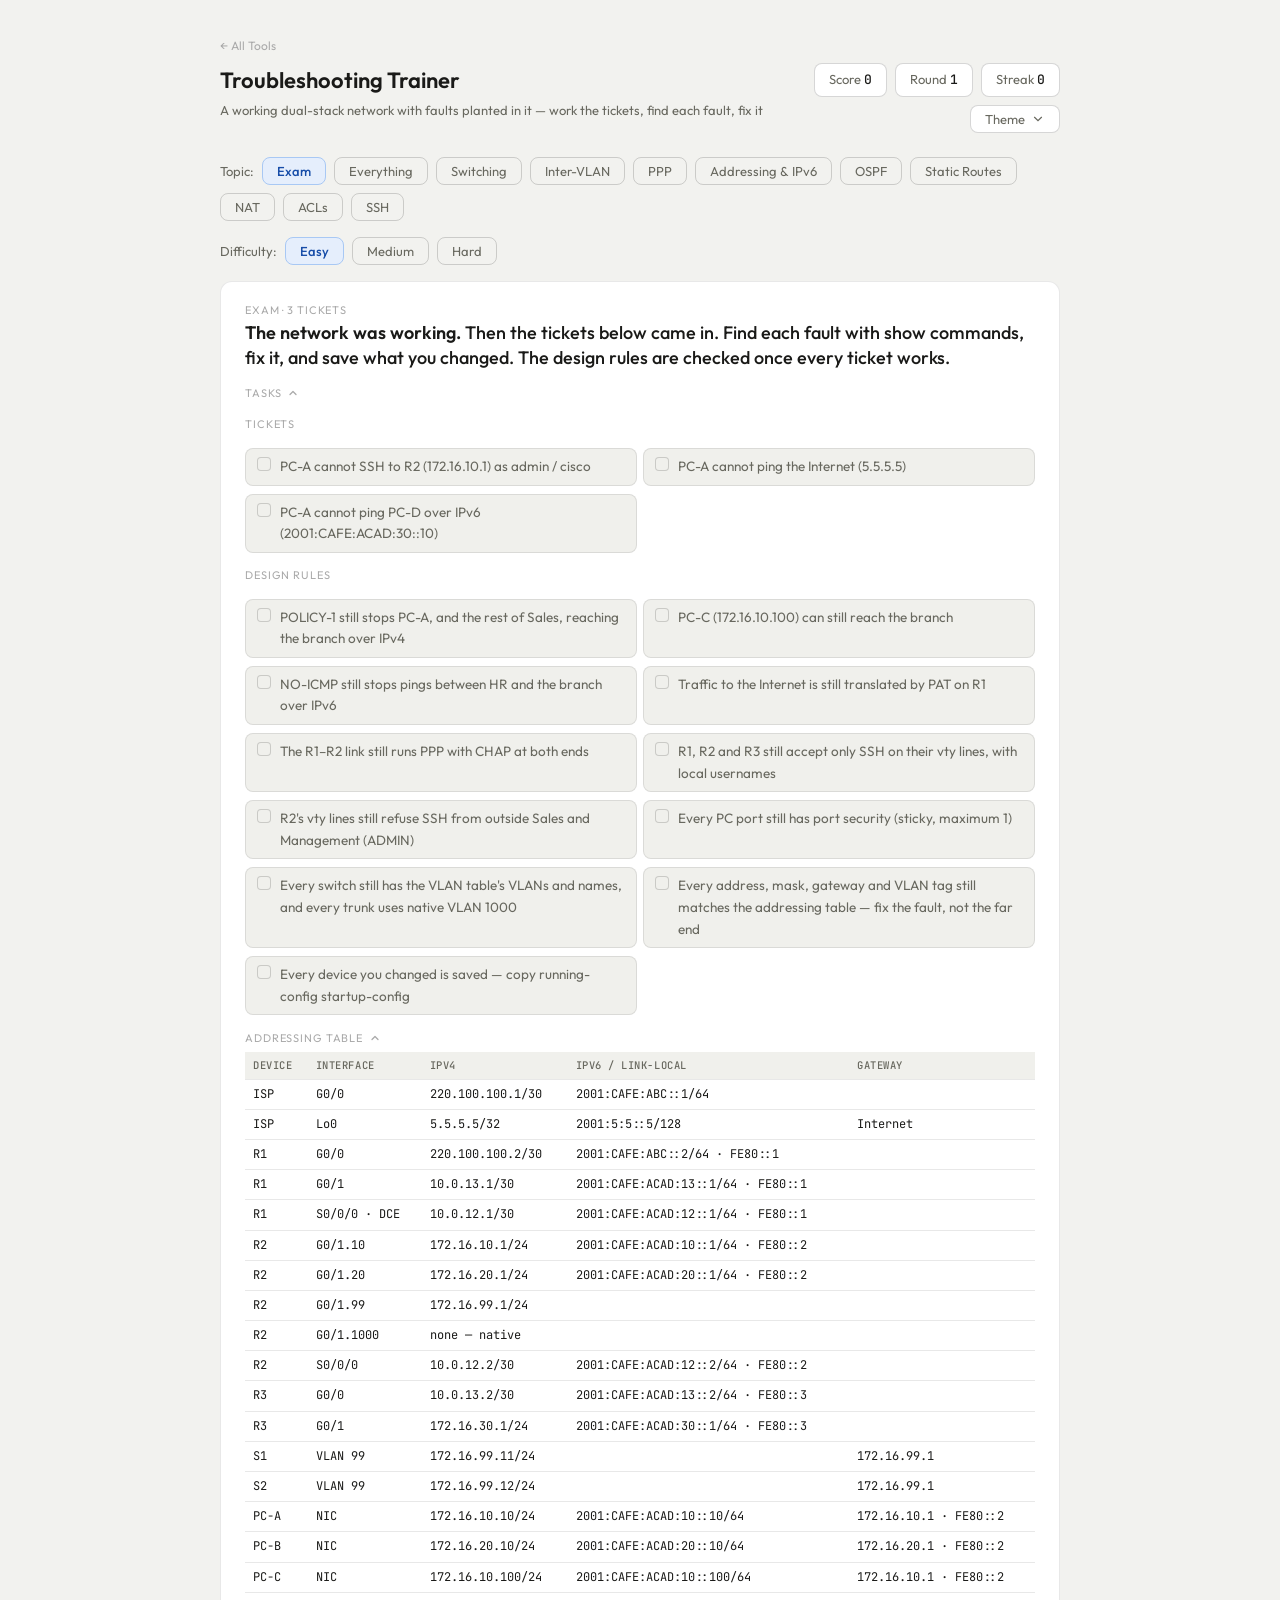
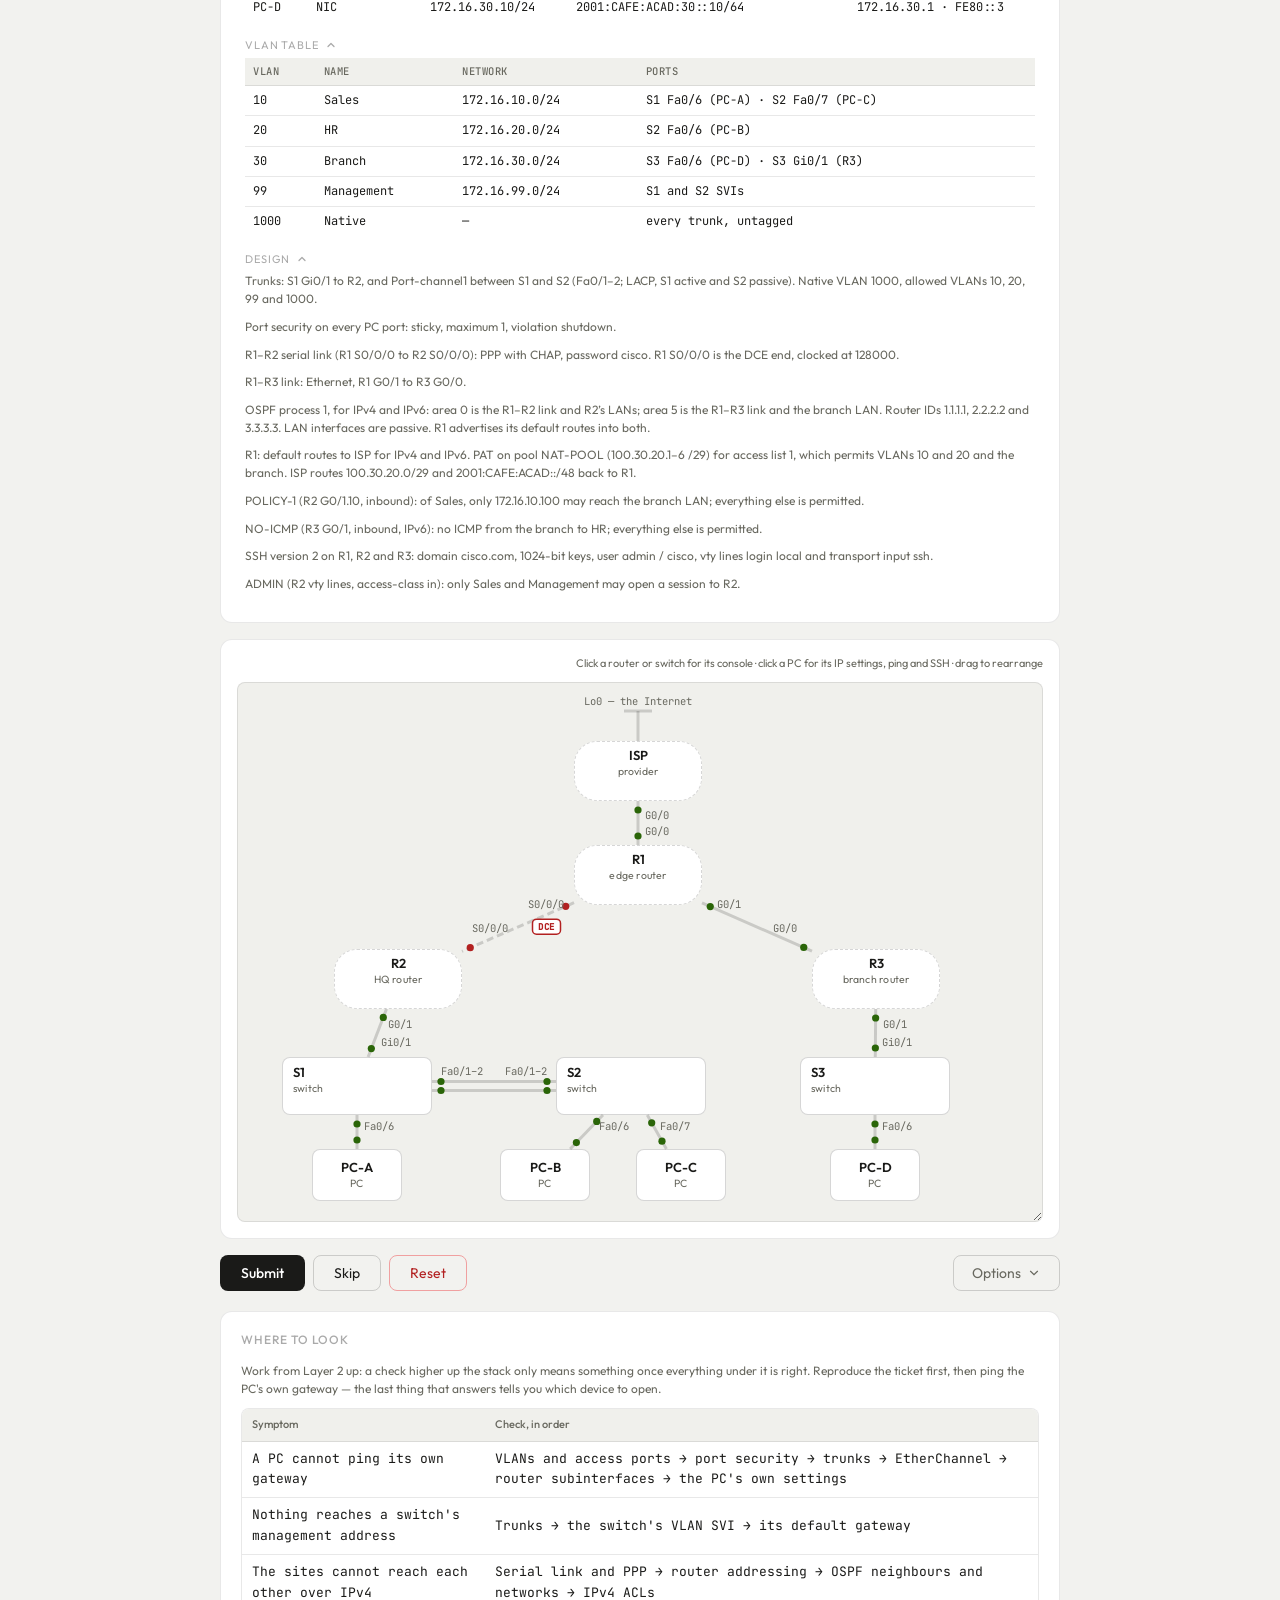
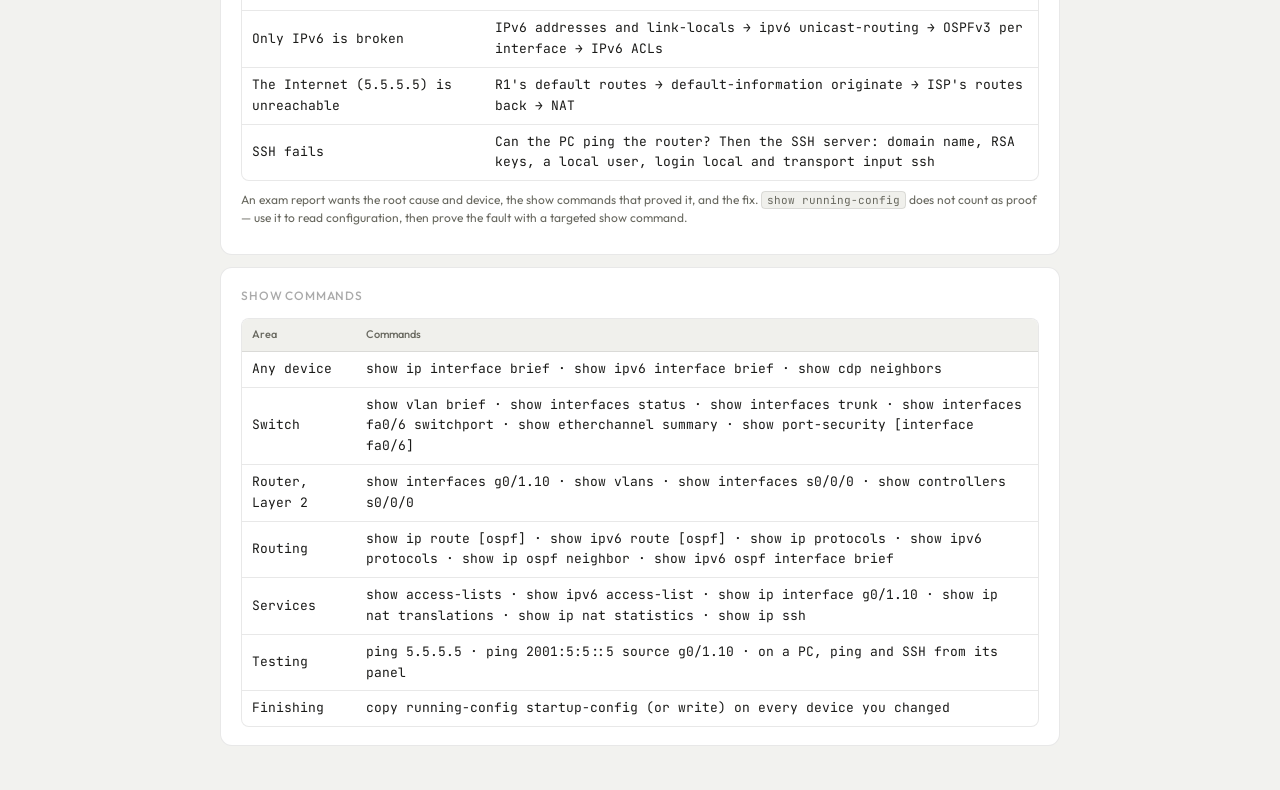
<file: troubleshooting.html>
<!DOCTYPE html>
<html lang="en">
<head>
<meta charset="UTF-8">
<meta name="viewport" content="width=device-width, initial-scale=1.0">
<title>Troubleshooting Trainer</title>
<link rel="stylesheet" href="styles.css">
<script src="theme.js"></script>
<script src="custom-theme.js"></script>
<script src="options.js"></script>
<script src="answer-keys.js"></script>
<script src="qcard-back.js"></script>
<script src="lab-shared.js"></script>
<script src="net-switch.js"></script>
<script src="net-ospf.js"></script>
<script src="net-router.js"></script>
</head>
<body>
<div class="wrap">

  <a href="index.html" class="home-link">&#8592; All Tools</a>
  <div class="hdr">
    <div>
      <div class="hdr-title">Troubleshooting Trainer</div>
      <div class="hdr-sub">A working dual-stack network with faults planted in it &mdash; work the tickets, find each fault, fix it</div>
    </div>
    <div class="hdr-right">
      <div class="chips">
        <div class="chip">Score <b id="sc">0</b></div>
        <div class="chip">Round <b id="rnd">1</b></div>
        <div class="chip">Streak <b id="str">0</b></div>
      </div>
      <div id="theme-toggle-slot"></div>
    </div>
  </div>

  <div class="cls-row">
    <span>Topic:</span>
    <button class="cbtn on" id="tb-exam" onclick="setTopic('exam',this)">Exam</button>
    <button class="cbtn" id="tb-all" onclick="setTopic('all',this)">Everything</button>
    <button class="cbtn" id="tb-sw" onclick="setTopic('sw',this)">Switching</button>
    <button class="cbtn" id="tb-iv" onclick="setTopic('iv',this)">Inter-VLAN</button>
    <button class="cbtn" id="tb-ppp" onclick="setTopic('ppp',this)">PPP</button>
    <button class="cbtn" id="tb-addr" onclick="setTopic('addr',this)">Addressing &amp; IPv6</button>
    <button class="cbtn" id="tb-ospf" onclick="setTopic('ospf',this)">OSPF</button>
    <button class="cbtn" id="tb-rt" onclick="setTopic('rt',this)">Static Routes</button>
    <button class="cbtn" id="tb-nat" onclick="setTopic('nat',this)">NAT</button>
    <button class="cbtn" id="tb-acl" onclick="setTopic('acl',this)">ACLs</button>
    <button class="cbtn" id="tb-ssh" onclick="setTopic('ssh',this)">SSH</button>
  </div>

  <div class="diff-row">
    <span>Difficulty:</span>
    <button class="cbtn on" id="db-easy" onclick="setDiff('easy',this)">Easy</button>
    <button class="cbtn" id="db-medium" onclick="setDiff('medium',this)">Medium</button>
    <button class="cbtn" id="db-hard" onclick="setDiff('hard',this)">Hard</button>
  </div>

  <div class="qcard" id="qcard">
    <div class="qcard-hdr">
      <div class="qlbl" id="qlbl">Exam</div>
      <button type="button" class="qcard-pop-btn" id="qcard-pop-btn" title="Pop out instructions to a floating panel" aria-label="Pop out instructions to a floating panel" onclick="LabShared.toggleQcardPopout('qcard','qcard-pop-btn')">
        <svg viewBox="0 0 24 24"><path d="M11 4H4v16h7M15 8l-4 4 4 4"/></svg>
      </button>
    </div>
    <div class="q-prompt" id="qprompt">Loading&hellip;</div>
    <div class="ipdisp" id="qip" style="display:none"></div>
    <div id="qspec"></div>
    <div class="req-list two-col" id="req-list"></div>
    <div id="ts-ref"></div>
  </div>

  <div class="fbanner" id="fb"></div>

  <div id="qbody"></div>

  <div class="actrow">
    <button class="btn btn-p" id="chkbtn" onclick="checkAll()">Submit</button>
    <button class="btn btn-s" id="revbtn" onclick="revealAll()">Skip</button>
    <button class="btn btn-s" id="nxtbtn" onclick="nextQ()" style="display:none">Next Question &#8594;</button>
    <button class="btn btn-d" id="rstbtn" onclick="resetGame()">Reset</button>

    <div class="opt-wrap">
      <button class="opt-btn" id="opt-btn" onclick="toggleOpts()">
        Options
        <svg viewBox="0 0 24 24"><polyline points="6 9 12 15 18 9"/></svg>
      </button>
      <div class="opt-menu" id="opt-menu">
        <div class="opt-section-label">Reference Tools</div>
        <label class="opt-row" onclick="toggleTool('where')">
          <span class="opt-row-label">Where to Look</span>
          <div class="tog"><input type="checkbox" id="tog-where" checked><span class="tog-track"></span></div>
        </label>
        <label class="opt-row" onclick="toggleTool('cmds')">
          <span class="opt-row-label">Show Commands</span>
          <div class="tog"><input type="checkbox" id="tog-cmds" checked><span class="tog-track"></span></div>
        </label>
      </div>
    </div>
  </div>

  <div class="toolsec" id="toolsec">
    <div class="tool-block" id="t-where">
      <div class="tool-block-title">Where to Look</div>
      <p class="tool-note">Work from Layer 2 up: a check higher up the stack only means something once everything under it is right. Reproduce the ticket first, then ping the PC's own gateway &mdash; the last thing that answers tells you which device to open.</p>
      <table class="ref-table">
        <thead><tr><th>Symptom</th><th>Check, in order</th></tr></thead>
        <tbody>
          <tr><td>A PC cannot ping its own gateway</td><td>VLANs and access ports &rarr; port security &rarr; trunks &rarr; EtherChannel &rarr; router subinterfaces &rarr; the PC's own settings</td></tr>
          <tr><td>Nothing reaches a switch's management address</td><td>Trunks &rarr; the switch's VLAN SVI &rarr; its default gateway</td></tr>
          <tr><td>The sites cannot reach each other over IPv4</td><td>Serial link and PPP &rarr; router addressing &rarr; OSPF neighbours and networks &rarr; IPv4 ACLs</td></tr>
          <tr><td>Only IPv6 is broken</td><td>IPv6 addresses and link-locals &rarr; ipv6 unicast-routing &rarr; OSPFv3 per interface &rarr; IPv6 ACLs</td></tr>
          <tr><td>The Internet (5.5.5.5) is unreachable</td><td>R1's default routes &rarr; default-information originate &rarr; ISP's routes back &rarr; NAT</td></tr>
          <tr><td>SSH fails</td><td>Can the PC ping the router? Then the SSH server: domain name, RSA keys, a local user, login local and transport input ssh</td></tr>
        </tbody>
      </table>
      <p class="tool-note" style="margin-top:.6rem">An exam report wants the root cause and device, the show commands that proved it, and the fix. <span class="mono-inl">show running-config</span> does not count as proof &mdash; use it to read configuration, then prove the fault with a targeted show command.</p>
    </div>

    <div class="tool-block" id="t-cmds">
      <div class="tool-block-title">Show Commands</div>
      <table class="ref-table">
        <thead><tr><th>Area</th><th>Commands</th></tr></thead>
        <tbody>
          <tr><td>Any device</td><td>show ip interface brief &middot; show ipv6 interface brief &middot; show cdp neighbors</td></tr>
          <tr><td>Switch</td><td>show vlan brief &middot; show interfaces status &middot; show interfaces trunk &middot; show interfaces fa0/6 switchport &middot; show etherchannel summary &middot; show port-security [interface fa0/6]</td></tr>
          <tr><td>Router, Layer 2</td><td>show interfaces g0/1.10 &middot; show vlans &middot; show interfaces s0/0/0 &middot; show controllers s0/0/0</td></tr>
          <tr><td>Routing</td><td>show ip route [ospf] &middot; show ipv6 route [ospf] &middot; show ip protocols &middot; show ipv6 protocols &middot; show ip ospf neighbor &middot; show ipv6 ospf interface brief</td></tr>
          <tr><td>Services</td><td>show access-lists &middot; show ipv6 access-list &middot; show ip interface g0/1.10 &middot; show ip nat translations &middot; show ip nat statistics &middot; show ip ssh</td></tr>
          <tr><td>Testing</td><td>ping 5.5.5.5 &middot; ping 2001:5:5::5 source g0/1.10 &middot; on a PC, ping and SSH from its panel</td></tr>
          <tr><td>Finishing</td><td>copy running-config startup-config (or write) on every device you changed</td></tr>
        </tbody>
      </table>
    </div>
  </div>

</div>

<script>
/* Troubleshooting Trainer — a working network with faults planted in it.

   One fixed exam-style network, dual-stack throughout: an ISP with the
   "Internet" on a loopback, an edge router (R1) doing NAT and holding the
   default routes, an HQ router (R2) on a PPP/CHAP serial link doing
   router-on-a-stick for three VLANs, a branch router (R3), three switches
   with an LACP EtherChannel and port security, and four PCs. OSPFv2 and
   OSPFv3 run in two areas; an extended IPv4 ACL and an IPv6 ACL enforce a
   small policy; every router takes SSH. Which inter-router link is serial
   varies on the PPP topic and on Hard Exam/Everything (see TS_TOPO).

   Nothing here is a second engine. Switching is net-switch.js (the
   switching lab's), OSPF is net-ospf.js (the OSPF Lab's), ACLs/NAT/SSH/PPP
   are net-router.js (the access-control and routing labs'). What this page
   owns is the part no other lab needed: a VLAN-aware view of which
   endpoints share a broadcast domain across switches and router
   subinterfaces, and a dual-stack forwarder over it.

   A round builds the healthy network from IOS commands, plants faults (as
   more IOS commands, so show run tells the truth), and hands out the
   tickets those faults cause. A ticket is solved when its ping or SSH works;
   the design rules are only checked once every ticket is. */

function ri(a,b){ return Math.floor(Math.random()*(b-a+1))+a; }
function choice(arr){ return arr[ri(0,arr.length-1)]; }
function shuffle(arr){ for(let i=arr.length-1;i>0;i--){ const j=ri(0,i); [arr[i],arr[j]]=[arr[j],arr[i]]; } return arr; }
function esc(s){ return String(s).replace(/[&<>"]/g,c=>({'&':'&amp;','<':'&lt;','>':'&gt;','"':'&quot;'}[c])); }
function ip2int(ip){ const p=ip.split('.').map(Number); return((p[0]<<24)|(p[1]<<16)|(p[2]<<8)|p[3])>>>0; }
function int2ip(n){ return[(n>>>24)&255,(n>>>16)&255,(n>>>8)&255,n&255].join('.'); }
function maskInt(c){ return c<=0?0:(c>=32?0xFFFFFFFF>>>0:(0xFFFFFFFF<<(32-c))>>>0); }
function cidr2mask(c){ return int2ip(maskInt(c)); }
function netIntOf(ip,c){ return (ip & maskInt(c))>>>0; }
const isValidIP=LabShared.isValidIP;
const M=function(tok,cand){ return !!tok&&cand.indexOf(tok)===0; };

const {ac6Fmt, aclEvaluate, aceText, acIface, acIfNorm, acFullIf, aclShowLines, sshNew, sshEnabled, sshServerProblem,
       acSshCli, acShowIpSsh, acFakeHash, sshGenKeys, aclCli, natNew, natEnabled, natOut, natIn, natClear,
       natShowTranslations, natShowStats, natRunLines, natCli, natPfxOfMask, pppLinkState}=NetRouter;
const {opNew, op6Parse, op6Fmt, op6Net, op6Up}=NetOspf;

/* ── one address family or the other ──
   A key is a Number for IPv4 and a 32-nibble hex string for IPv6, the same
   convention as access_control's lab and net-ospf.js, so routes the OSPF
   engine hands over compare directly with addresses parsed here. */
function famOf(s){ s=String(s||'').trim(); return isValidIP(s)?4:op6Parse(s)!=null?6:null; }
function fKey(fam,s){ if(s==null) return null; s=String(s).trim(); return fam===4?(isValidIP(s)?ip2int(s):null):op6Parse(s); }
function fNet(fam,k,p){ return fam===4?netIntOf(k,p):op6Net(k,p); }
function fFmt(fam,k){ return fam===4?int2ip(k):op6Fmt(k).toUpperCase(); }
function v6Up(s){ return s?op6Up(s):s; }

/* ═══ Devices ══════════════════════════════════════════════════════
   A router keeps net-router.js's shape (ifaces, acls, nat, ssh) plus what
   net-ospf.js reads (ospf, ospf6, unicast6) and its own static routes per
   family. One interface record covers physical ports, dot1Q subinterfaces,
   serials and loopbacks. A cable end on a router is an index into ifaces;
   subinterfaces are only ever appended, so those indices never move. */
const RT_W=128, RT_H=60, CANVAS_H=540;
const SW_PORTS=['Fa0/1','Fa0/2','Fa0/3','Fa0/4','Fa0/5','Fa0/6','Fa0/7','Fa0/8','Gi0/1','Gi0/2'];
const ROGUE='00e0.f7a1.3c22';
let tsDevices=[], tsCables=[], tsNid=1, tsSel=null;
function tsById(id){ return tsDevices.find(d=>d.id===id); }
function tsDev(name){ return tsDevices.find(d=>d.name===name); }
function tsHex4(){ return ('000'+ri(0,65535).toString(16)).slice(-4); }
function tsMac(){ return tsHex4()+'.'+tsHex4()+'.'+tsHex4(); }
function tsNewIf(r,name,o){
  o=o||{};
  const f={name:name, ip:null, pfx:null, ip6:null, pfx6:null, ll6:null, v6on:false,
    up:!!o.loopback, parent:o.parent||null, vlan:null, native:false,
    loopback:!!o.loopback, serial:!!o.serial, dce:!!o.dce, clock:null, encap:o.serial?'hdlc':null, auth:null,
    nat:null, aclIn:null, aclOut:null, acl6In:null, acl6Out:null, area2:null, area6:null, cost:null};
  r.ifaces.push(f); return f;
}
function tsAddRouter(name,x,y,role,phys){
  const r={id:tsNid++, type:'router', name:name, role:role, x:x, y:y, ifaces:[], acls:{}, nat:natNew(), ssh:sshNew(),
    statics:{4:[],6:[]}, ospf:opNew(), ospf6:opNew(), unicast6:false, vtyAcl:null, vty6Acl:null,
    startup:'', cm:'exec', ci:null, log:[], hist:[], hi:0};
  phys.forEach(p=>tsNewIf(r,p[0],p[1]));
  tsDevices.push(r); return r;
}
function tsAddSwitch(name,x,y){
  const d=Object.assign({id:tsNid++, type:'switch', name:name, x:x, y:y, priority:32768, mac:tsMac(), startup:''},
    SWE.newSwitchState(SW_PORTS));
  tsDevices.push(d); return d;
}
function tsAddPc(name,x,y,cfg){
  const d=Object.assign({id:tsNid++, type:'pc', name:name, x:x, y:y, mac:tsMac()}, cfg);
  tsDevices.push(d); return d;
}
function tsPortIdx(d,name){
  if(d.type==='router') return d.ifaces.findIndex(f=>acIfNorm(f.name)===acIfNorm(name));
  if(d.type==='switch') return d.ports.findIndex(p=>p.name===name);
  return 0;
}
function tsCable(A,an,B,bn,opts){
  const c=Object.assign({id:tsNid++, a:{d:A.id,i:tsPortIdx(A,an)}, b:{d:B.id,i:tsPortIdx(B,bn)}}, opts||{});
  tsCables.push(c); return c;
}
function tsPortCable(id,i){ return tsCables.find(c=>(c.a.d===id&&c.a.i===i)||(c.b.d===id&&c.b.i===i)); }
function tsOther(c,id){ return c.a.d===id?c.b:c.a; }
function tsPortName(dev,i){ return dev.type==='router'?dev.ifaces[i].name:dev.type==='switch'?dev.ports[i].name:'NIC'; }

/* The switch engine, in strict-VLAN mode: a switch carries only VLANs in
   its own database, so "VLAN missing" is a real fault here. */
const SWE=NetSwitch.create({
  strictVlans:true, hints:false,   /* the exam gives IOS's caret and nothing more */
  devices:()=>tsDevices, cables:()=>tsCables, byId:id=>tsById(id),
  portCable:(id,i)=>tsPortCable(id,i), otherEnd:(c,id)=>tsOther(c,id),
  endUp:(d,i)=>d.type==='router'?!!d.ifaces[i].up:true
});

/* ═══ Line protocol ════════════════════════════════════════════════ */
function tsPhys(r,f){ return f.parent?acIface(r,f.parent):f; }
function tsIfCable(r,f){ return tsPortCable(r.id, r.ifaces.indexOf(f)); }
/* CHAP and SSH read the same username table, as on IOS. */
function tsUsers(r){
  const u={};
  Object.keys(r.ssh.users).forEach(n=>{ const x=r.ssh.users[n]; u[n]=x.password!=null?x.password:x.secret; });
  return u;
}
function tsSerialPeer(r,f){
  const c=tsIfCable(r,f); if(!c||!c.serial) return null;
  const o=tsOther(c,r.id), pr=tsById(o.d);
  return {router:pr, iface:pr.ifaces[o.i]};
}
function tsPppEnd(r,f){ return {router:r.name, ifName:f.name, up:f.up, encap:f.encap||'hdlc', auth:f.auth, clock:f.clock, dce:f.dce, users:tsUsers(r)}; }
function tsPpp(r,f){
  const pe=tsSerialPeer(r,f);
  if(!pe) return {up:false, why:'no serial cable'};
  return pppLinkState(tsPppEnd(r,f), tsPppEnd(pe.router,pe.iface));
}
function tsIfProto(r,f){
  if(!f.up) return false;
  if(f.loopback) return true;
  if(f.parent){ const P=acIface(r,f.parent); return !!P&&tsIfProto(r,P); }
  const c=tsIfCable(r,f); if(!c) return false;
  if(f.serial) return tsPpp(r,f).up;
  const o=tsOther(c,r.id), od=tsById(o.d);
  if(od.type==='router') return !!od.ifaces[o.i].up;
  if(od.type==='switch') return SWE.portUp(od,o.i);
  return true;
}
/* The Status column: carrier, not protocol. */
function tsIfStatus(r,f){
  if(!f.up) return 'administratively down';
  if(f.loopback) return 'up';
  if(f.parent){ const P=acIface(r,f.parent); return P&&tsIfStatus(r,P)==='up'?'up':'down'; }
  const c=tsIfCable(r,f); if(!c) return 'down';
  const o=tsOther(c,r.id), od=tsById(o.d);
  if(od.type==='router') return od.ifaces[o.i].up?'up':'down';
  if(od.type==='switch') return SWE.portUp(od,o.i)?'up':'down';
  return 'up';
}

/* ═══ Broadcast domains ════════════════════════════════════════════
   The one model this page adds. An endpoint — a PC, a switch SVI, a router
   interface — "lands" in a VLAN on some switch, and the switches that VLAN
   crosses (net-switch.js's linkPasses: trunk allowed lists, natives,
   bundles, strict VLANs) make the domain. Everything that lands in the same
   VLAN on a switch in that domain shares a segment. A router subinterface
   lands only when its dot1Q tag, its native flag and the trunk agree; an
   untagged frame goes to the native subinterface, or to the physical port
   when there is none. */
function tsLanding(r,f){
  if(f.loopback||f.serial||!tsIfProto(r,f)) return null;
  const P=tsPhys(r,f), c=tsIfCable(r,P); if(!c) return null;
  const o=tsOther(c,r.id), sw=tsById(o.d);
  if(sw.type!=='switch'||!SWE.portLinkUp(sw,o.i)) return null;
  const p=sw.ports[o.i], mode=SWE.effMode(sw,o.i);
  const nat=r.ifaces.find(x=>x.parent===P.name&&x.native&&x.vlan!=null);
  let v=null;
  if(f===P){ if(!nat) v=mode==='trunk'?p.native:p.vlan; }
  else if(f.vlan!=null){
    if(mode==='trunk'){ if(f.native?f.vlan===p.native:f.vlan!==p.native) v=f.vlan; }
    else if(f===nat) v=p.vlan;
  }
  if(v==null) return null;
  if(mode==='trunk'&&!SWE.vlanListHas(p.allowed,v)) return null;
  if(!SWE.vlanOn(sw,v)) return null;
  return {sw:sw, vlan:v};
}
function tsPcLanding(pc){
  const up=SWE.pcUplink(pc);
  if(!up||!SWE.pcPortOk(up,pc)) return null;
  return {sw:up.sw, vlan:up.port.vlan};
}
function tsSviLanding(sw){ return sw.ip&&sw.ipVlan!=null&&SWE.sviUp(sw)?{sw:sw, vlan:sw.ipVlan}:null; }
function tsDomain(land){
  const seen=new Set([land.sw.id]), q=[land.sw];
  while(q.length){
    const cur=q.shift();
    tsCables.forEach(c=>{
      if(c.a.d!==cur.id&&c.b.d!==cur.id) return;
      const nx=tsById(tsOther(c,cur.id).d);
      if(nx.type!=='switch'||seen.has(nx.id)||!SWE.linkPasses(c,land.vlan)) return;
      seen.add(nx.id); q.push(nx);
    });
  }
  return seen;
}
function tsAttached(land){
  const dom=tsDomain(land), v=land.vlan, out=[];
  const inDom=L=>L&&L.vlan===v&&dom.has(L.sw.id);
  tsDevices.forEach(d=>{
    if(d.type==='pc'){ if(inDom(tsPcLanding(d))) out.push({kind:'pc', dev:d}); }
    else if(d.type==='switch'){ if(inDom(tsSviLanding(d))) out.push({kind:'svi', dev:d}); }
    else d.ifaces.forEach(f=>{ if(inDom(tsLanding(d,f))) out.push({kind:'rif', dev:d, iface:f}); });
  });
  return out;
}
/* Everything that shares a segment with this endpoint (itself excluded). */
function tsSegment(ep){
  if(ep.kind==='rif'){
    const r=ep.dev, f=ep.iface;
    if(f.loopback||!tsIfProto(r,f)) return [];
    if(f.serial){ const pe=tsSerialPeer(r,f); return pe&&tsIfProto(pe.router,pe.iface)?[{kind:'rif', dev:pe.router, iface:pe.iface}]:[]; }
    const P=tsPhys(r,f), c=tsIfCable(r,P); if(!c) return [];
    const o=tsOther(c,r.id), od=tsById(o.d);
    if(od.type==='router'){
      if(f!==P) return [];
      const g=od.ifaces[o.i];
      return tsIfProto(od,g)?[{kind:'rif', dev:od, iface:g}]:[];
    }
    const L=tsLanding(r,f); if(!L) return [];
    return tsAttached(L).filter(e=>!(e.kind==='rif'&&e.iface===f));
  }
  const L=ep.kind==='pc'?tsPcLanding(ep.dev):tsSviLanding(ep.dev);
  if(!L) return [];
  return tsAttached(L).filter(e=>!(e.kind===ep.kind&&e.dev===ep.dev));
}
function tsV6On(f){ return !!(f.ip6||f.ll6||f.v6on); }
function tsIfHas(r,f,fam,key){
  if(fam===4) return !!f.ip&&ip2int(f.ip)===key;
  if(f.ip6&&op6Parse(f.ip6)===key) return true;
  return tsV6On(f)&&op6Parse(OSPF.opLL(r,f))===key;
}
function tsEpHas(ep,fam,key){
  if(ep.kind==='rif') return tsIfHas(ep.dev,ep.iface,fam,key);
  const d=ep.dev;
  if(ep.kind==='svi') return fam===4&&!!d.ip&&ip2int(d.ip)===key;
  return fam===4?!!d.ip&&ip2int(d.ip)===key:!!d.ip6&&op6Parse(d.ip6)===key;
}

/* ═══ OSPF ═════════════════════════════════════════════════════════
   net-ospf.js, handed this page's view: a neighbour is any router
   interface on the same segment, which is what lets a broken trunk or a
   wrong subinterface break an adjacency without OSPF knowing about VLANs. */
const OSPF=NetOspf.create({
  routers:()=>tsDevices.filter(d=>d.type==='router'),
  ifaces:r=>r.ifaces,
  neighbors:(r,f)=>f.loopback?[]:tsSegment({kind:'rif', dev:r, iface:f}).filter(e=>e.kind==='rif').map(e=>({router:e.dev, iface:e.iface})),
  parseIf:(r,text)=>acIface(r,text),
  currentIf:r=>r.cm==='if'?acIface(r,r.ci):null,
  ifUp:(r,f)=>tsIfProto(r,f),
  staticDefault:(r,fam)=>tsHasStaticDefault(r,fam),
  fullIf:n=>acFullIf(n)
});
const {opRoutesOf, ospfCli, ospfRunLines, ospfIfRunLines}=OSPF;

/* ═══ Routing tables ═══════════════════════════════════════════════ */
function tsHasAddr(f,fam){ return fam===4?!!f.ip:!!f.ip6; }
function tsAddrKey(f,fam){ return fam===4?ip2int(f.ip):op6Parse(f.ip6); }
function tsAddrPfx(f,fam){ return fam===4?f.pfx:f.pfx6; }
/* A static route installs while its exit interface is up, or while its
   next hop sits on a connected network that is — resolved every time, so
   the order things are typed in never matters. */
function tsStaticIf(r,fam,rt){
  if(rt.ifName){ const f=acIface(r,rt.ifName); return f&&tsIfProto(r,f)?f:null; }
  const k=fKey(fam,rt.nh); if(k==null) return null;
  return r.ifaces.find(f=>!f.loopback&&tsIfProto(r,f)&&tsHasAddr(f,fam)&&tsAddrKey(f,fam)!==k&&
    fNet(fam,k,tsAddrPfx(f,fam))===fNet(fam,tsAddrKey(f,fam),tsAddrPfx(f,fam)))||null;
}
function tsHasStaticDefault(r,fam){
  if(fam===6&&!r.unicast6) return false;
  return r.statics[fam].some(rt=>rt.pfx===0&&tsStaticIf(r,fam,rt));
}
function tsTable(r,fam){
  const t=[];
  r.ifaces.forEach(f=>{
    if(!tsHasAddr(f,fam)||!tsIfProto(r,f)) return;
    const p=tsAddrPfx(f,fam);
    t.push({code:'C', net:fNet(fam,tsAddrKey(f,fam),p), pfx:p, ad:0, metric:0, f:f, iface:f.name, nextHop:null});
  });
  r.statics[fam].forEach(rt=>{
    const f=tsStaticIf(r,fam,rt); if(!f) return;
    t.push({code:'S', net:rt.net, pfx:rt.pfx, ad:rt.ad||1, metric:0, f:f, iface:f.name, nextHop:rt.nh});
  });
  if(fam===4||r.unicast6) opRoutesOf(r,fam).forEach(e=>e.via.forEach(v=>{
    const f=acIface(r,v.iface); if(!f) return;
    t.push({code:e.code, net:e.net, pfx:e.pfx, ad:110, metric:e.metric, f:f, iface:f.name, nextHop:v.nextHop});
  }));
  /* administrative distance: per prefix, only the most trusted source stays */
  const best={};
  t.forEach(e=>{ const k=e.net+'/'+e.pfx; if(best[k]==null||e.ad<best[k]) best[k]=e.ad; });
  return t.filter(e=>e.ad===best[e.net+'/'+e.pfx]);
}
function tsLookup(r,fam,key){
  let b=null;
  tsTable(r,fam).forEach(e=>{ if(fNet(fam,key,e.pfx)!==e.net) return; if(!b||e.pfx>b.pfx) b=e; });
  return b;
}

/* ═══ Forwarding ═══════════════════════════════════════════════════
   access_control's forwarder, in both families at once and over real
   segments: inbound ACL and outside→inside NAT on arrival, delivery if the
   router owns the address, route lookup, inside→outside NAT, outbound ACL
   (not for traffic the router originates), then the next hop has to answer
   on the outgoing segment. */
function tsAclHit(fam,r,f,dir,srcKey,dstKey,pkt,count){
  const name=f[fam===4?(dir==='in'?'aclIn':'aclOut'):(dir==='in'?'acl6In':'acl6Out')];
  if(!name) return null;
  const acl=r.acls[name];
  if(!acl||(acl.fam===6)!==(fam===6)) return null;
  const res=aclEvaluate(acl,srcKey,count,dstKey,pkt);
  return res.action==='permit'?null:{router:r, iface:f, dir:dir, acl:acl, ace:res.ace, implicit:res.implicit};
}
function tsBlockWhy(fam,b,srcKey){
  return fFmt(fam,srcKey)+' was dropped by '+b.acl.name+' '+b.dir+'bound on '+b.router.name+' '+b.iface.name+
    (b.implicit?' — nothing in the list matched it, so the implicit deny did':' — it matched "'+aceText(b.ace)+'"');
}
function tsForward(fam,start,srcKey,dstKey,count,pkt){
  let cur=start.router, ingress=start.iface||null, originated=!start.iface;
  let sport=pkt.sport, dport=pkt.dport, natted=false;
  const seen=new Set();
  for(let hop=0;hop<16;hop++){
    /* tracert's record of the walk (LabShared.traceHops): every router the
       probe arrives at, and the address it arrived on */
    if(pkt.path){
      const k=ingress&&tsHasAddr(ingress,fam)?tsAddrKey(ingress,fam):null;
      pkt.path.push({dev:cur, key:k, ip:k==null?null:fam===4?int2ip(k):op6Fmt(k), src:srcKey, sport:sport});
    }
    if(seen.has(cur.id)) return {ok:false, loop:true, reason:'Routing loop — the packet for '+fFmt(fam,dstKey)+' came back to '+cur.name};
    seen.add(cur.id);
    if(ingress){
      const b=tsAclHit(fam,cur,ingress,'in',srcKey,dstKey,{proto:pkt.proto, sport:sport, dport:dport, icmpType:pkt.icmpType},count);
      if(b) return {ok:false, blocked:b, reason:tsBlockWhy(fam,b,srcKey)};
      if(fam===4&&ingress.nat==='outside'&&natEnabled(cur)){
        const t=natIn(cur,{dst:dstKey, dport:dport, proto:pkt.proto, scratch:pkt.scratch});
        if(t){ dstKey=t.dst; dport=t.dport; }
      }
    }
    if(cur.ifaces.some(f=>tsIfProto(cur,f)&&tsIfHas(cur,f,fam,dstKey)))
      return {ok:true, at:{kind:'rtr', dev:cur}, dst:dstKey, src:srcKey, sport:sport, dport:dport, natted:natted};
    if(fam===6&&!cur.unicast6) return {ok:false, reason:cur.name+' is not routing IPv6 (no "ipv6 unicast-routing"), so it drops the packet for '+fFmt(6,dstKey)};
    const win=tsLookup(cur,fam,dstKey);
    if(!win) return {ok:false, noRoute:true, reason:cur.name+' has no route to '+fFmt(fam,dstKey)};
    const out=win.f;
    /* routed: this is where the TTL runs out, so it is a tracert hop */
    if(pkt.path) pkt.path[pkt.path.length-1].fwd=true;
    if(fam===4&&ingress&&ingress.nat==='inside'&&out.nat==='outside'&&natEnabled(cur)){
      const t=natOut(cur,{src:srcKey, sport:sport, proto:pkt.proto, dst:dstKey, dport:dport, scratch:pkt.scratch},count);
      if(t&&t.drop) return {ok:false, reason:t.reason};
      if(t){ srcKey=t.src; sport=t.sport; natted=true; }
    }
    if(!originated){
      const b=tsAclHit(fam,cur,out,'out',srcKey,dstKey,{proto:pkt.proto, sport:sport, dport:dport, icmpType:pkt.icmpType},count);
      if(b) return {ok:false, blocked:b, reason:tsBlockWhy(fam,b,srcKey)};
    }
    originated=false;
    const nhKey=win.nextHop?fKey(fam,win.nextHop):dstKey;
    const seg=tsSegment({kind:'rif', dev:cur, iface:out});
    let hit=seg.find(e=>tsEpHas(e,fam,nhKey));
    /* a route by exit interface alone onto a serial link: the far end is
       the only thing there is */
    if(!hit&&!win.nextHop&&win.code!=='C'&&out.serial&&seg.length) hit=seg[0];
    if(!hit) return {ok:false, reason:win.nextHop
      ? cur.name+"'s next hop "+fFmt(fam,nhKey)+' does not answer on '+out.name
      : 'Nothing answers to '+fFmt(fam,dstKey)+' on '+cur.name+' '+out.name};
    if(hit.kind!=='rif'){
      if(!tsEpHas(hit,fam,dstKey)) return {ok:false, reason:cur.name+"'s next hop "+fFmt(fam,nhKey)+' is a host, not a router'};
      return {ok:true, at:hit, dst:dstKey, src:srcKey, sport:sport, dport:dport, natted:natted};
    }
    cur=hit.dev; ingress=hit.iface;
  }
  return {ok:false, reason:'Too many hops'};
}
/* Why a PC's frames are not getting into its switch. */
function tsPortWhy(up,pc){
  const sw=up.sw, p=up.port, i=up.i;
  if(p.ps.errd) return sw.name+' '+p.name+' ('+pc.name+"'s port) is err-disabled by port security";
  if(!SWE.portLinkUp(sw,i)) return sw.name+' '+p.name+' ('+pc.name+"'s port) is down";
  if(SWE.effMode(sw,i)!=='access') return sw.name+' '+p.name+' ('+pc.name+"'s port) is not an access port";
  if(!SWE.vlanOn(sw,p.vlan)) return sw.name+' '+p.name+' ('+pc.name+"'s port) is in VLAN "+p.vlan+', which does not exist on '+sw.name;
  if(!SWE.psAllows(sw,i,pc.mac)) return 'port security on '+sw.name+' '+p.name+' drops '+pc.name+"'s frames";
  return pc.name+"'s frames do not reach "+sw.name;
}
/* A PC or a switch sending: straight to a neighbour on its own subnet, or
   to its default gateway — which has to really be on its LAN. */
function tsHostSend(fam,dev,srcKey,dstKey,count,pkt){
  const pc=dev.type==='pc';
  if(pc){
    const up=SWE.pcUplink(dev);
    if(!up) return {ok:false, reason:dev.name+' is not cabled to a switch'};
    /* real traffic is what teaches port security an address, or trips it */
    if(count&&SWE.portLinkUp(up.sw,up.i)) SWE.psFrame(up.sw,up.i,dev.mac);
    if(!SWE.pcPortOk(up,dev)) return {ok:false, reason:tsPortWhy(up,dev)};
  } else if(!SWE.sviUp(dev)) return {ok:false, reason:dev.name+"'s management interface (Vlan"+dev.ipVlan+') is not up'};
  const pfx=fam===4?(pc?dev.pfx:24):dev.pfx6;
  const gw=fam===4?dev.gw:dev.gw6;
  const local=fNet(fam,dstKey,pfx)===fNet(fam,srcKey,pfx);
  let nh=dstKey;
  if(!local){
    if(!gw) return {ok:false, reason:dev.name+' has no '+(fam===6?'IPv6 ':'')+'default gateway'};
    nh=fKey(fam,gw);
    if(nh==null) return {ok:false, reason:dev.name+"'s default gateway "+gw+' is not a valid address'};
    if(fam===4&&fNet(4,nh,pfx)!==fNet(4,srcKey,pfx)) return {ok:false, reason:dev.name+"'s default gateway "+gw+' is not on its own subnet'};
  }
  const seg=tsSegment({kind:pc?'pc':'svi', dev:dev});
  const hit=seg.find(e=>tsEpHas(e,fam,nh));
  if(!hit) return {ok:false, reason:local
    ? 'Nothing on '+dev.name+"'s LAN answers to "+fFmt(fam,dstKey)+(fam===4?' — '+dev.name+' treats it as local because of its own mask':'')
    : dev.name+' cannot reach its '+(fam===6?'IPv6 ':'')+'default gateway '+gw};
  if(hit.kind!=='rif') return local
    ? {ok:true, at:hit, dst:dstKey, src:srcKey, sport:pkt.sport, dport:pkt.dport}
    : {ok:false, reason:dev.name+"'s default gateway "+gw+' is a host, not a router'};
  return tsForward(fam,{router:hit.dev, iface:hit.iface},srcKey,dstKey,count,pkt);
}
let tsIcmpId=0;
/* A ping only counts when the reply gets home too — that is what makes a
   missing return route, an ACL that drops replies, or NAT that never
   happened fail the way they do on real kit. count:false asks "would this
   work?" without leaving NAT translations, ACL counters or learned port
   security addresses behind. */
function tsPing(dev,dstStr,count,opt){
  opt=opt||{};
  const fam=famOf(dstStr); if(!fam) return {ok:false, reason:'invalid address'};
  const dstKey=fKey(fam,dstStr);
  OSPF.opInvalidate();
  let srcKey;
  if(dev.type==='router'){
    if(dev.ifaces.some(f=>tsIfProto(dev,f)&&tsIfHas(dev,f,fam,dstKey))) return {ok:true, at:{kind:'rtr', dev:dev}};
    if(opt.srcIf){
      if(!tsHasAddr(opt.srcIf,fam)) return {ok:false, reason:opt.srcIf.name+' has no '+(fam===6?'IPv6':'IPv4')+' address'};
      srcKey=tsAddrKey(opt.srcIf,fam);
    } else {
      const win=tsLookup(dev,fam,dstKey);
      if(!win) return {ok:false, noRoute:true, reason:dev.name+' has no route to '+dstStr};
      if(!tsHasAddr(win.f,fam)) return {ok:false, reason:win.f.name+' has no address to send from'};
      srcKey=tsAddrKey(win.f,fam);
    }
  } else {
    const a=fam===4?dev.ip:dev.ip6;
    if(!a) return {ok:false, reason:dev.name+' has no '+(fam===6?'IPv6':'IPv4')+' address'};
    srcKey=fKey(fam,a);
    if(srcKey===dstKey) return {ok:true, at:{kind:dev.type==='pc'?'pc':'svi', dev:dev}};
  }
  const id=count?++tsIcmpId:7;
  const proto=opt.proto||'icmp';
  const req={proto:proto, sport:opt.sport!=null?opt.sport:id, dport:opt.dport!=null?opt.dport:id,
             icmpType:proto==='icmp'?'echo':null, scratch:opt.scratch||(count?null:[]), path:opt.path};
  const there=dev.type==='router'
    ? tsForward(fam,{router:dev, iface:null},srcKey,dstKey,count,req)
    : tsHostSend(fam,dev,srcKey,dstKey,count,req);
  if(!there.ok) return there;
  const rep={proto:proto, sport:there.dport, dport:there.sport, icmpType:proto==='icmp'?'echo-reply':null, scratch:req.scratch};
  const back=there.at.kind==='rtr'
    ? tsForward(fam,{router:there.at.dev, iface:null},there.dst,there.src,count,rep)
    : tsHostSend(fam,there.at.dev,there.dst,there.src,count,rep);
  if(!back.ok) return {ok:false, arrived:true, blocked:back.blocked, reason:'The request arrived, but the reply did not get back: '+back.reason};
  return {ok:true, at:there.at, natted:there.natted};
}
/* SSH: a TCP session to port 22 has to get through the network, then the
   vty access-class, then the server's own configuration and the login. */
function tsSsh(pc,ipStr,creds){
  const fam=famOf(ipStr); if(!fam) return {ok:false, refused:true, reason:'invalid address'};
  const reach=tsPing(pc,ipStr,false,{proto:'tcp', sport:50000+(tsIcmpId%1000), dport:22});
  if(!reach.ok) return {ok:false, timeout:true, reason:'Cannot reach '+ipStr+' on port 22 — '+reach.reason};
  if(!reach.at||reach.at.kind!=='rtr') return {ok:false, refused:true, reason:ipStr+' is not a router'};
  const r=reach.at.dev;
  if(!sshEnabled(r)) return {ok:false, refused:true, reason:sshServerProblem(r)};
  const vty=fam===4?r.vtyAcl:r.vty6Acl;
  if(vty&&r.acls[vty]){
    const res=aclEvaluate(r.acls[vty], fKey(fam,fam===4?pc.ip:pc.ip6), false, fKey(fam,ipStr), {proto:'tcp', dport:22});
    if(res.action!=='permit') return {ok:false, refused:true, vtyDenied:true, reason:'Refused by '+vty+' on '+r.name+"'s vty lines"};
  }
  const why=sshServerProblem(r,creds);
  if(why) return {ok:false, login:/Login invalid/.test(why), refused:!/Login invalid/.test(why), reason:why};
  return {ok:true, router:r};
}

/* ═══ Router CLI ═══════════════════════════════════════════════════
   The shared handlers do the services — net-ospf.js (OSPF, ipv6
   unicast-routing), net-router.js (ACLs, NAT, SSH, usernames) — and this
   page adds the base: interfaces, subinterfaces, serial/PPP, addressing in
   both families, static routes, and the show commands. Configuration
   commands need "configure terminal", because typing them at the # prompt
   is a mistake worth catching before the exam does. */
const TS_SLOTS={in4:'aclIn', out4:'aclOut', in6:'acl6In', out6:'acl6Out', vty4:'vtyAcl', vty6:'vty6Acl'};
const TS_CLOCKS=[1200,2400,4800,9600,19200,38400,56000,64000,72000,125000,128000,148000,250000,500000,800000,1000000,1300000,2000000,4000000];
const SYSLOG=/^%[A-Za-z][A-Za-z0-9_]*-\d-[A-Z0-9_]+:/;
/* Every router command, by shape: this page's base plus the shared
   engines' own lists. A line that fits none of them gets IOS's caret and
   never reaches a handler (see cliGrammar in lab-shared.js). Keep the base
   list in step with tsRtrCli/tsIfCli/tsRouteCli/tsRtrShow. */
const TS_RGRAMMAR=LabShared.cliGrammar({
  'any': ['cls', 'clear'],
  'exec': ['enable', 'disable', 'configure [terminal]',
    'show running-config', 'show startup-config', 'show interfaces [<if>]', 'show controllers <if>',
    'show cdp neighbors [detail]', 'show vlans',
    'show ip|ipv6 route [ospf|static|connected]', 'show ip|ipv6 interface [brief]', 'show ip|ipv6 interface <if>',
    'ping <addr> [source <if>]', 'copy running-config startup-config', 'write [memory]'],
  'cfg exec': ['exit'],
  'cfg': ['end'],
  'config': ['interface <if>', 'no interface <if>', 'line vty <n> [<n>]', 'line console <n>',
    'ip route <ip> <ip> <ip> [<n>]', 'ip route <ip> <ip> <if> [<ip>] [<n>]', 'no ip route <ip> <ip> [<ip>|<if>]',
    'ipv6 route <v6p> <v6>', 'ipv6 route <v6p> <if> [<v6>]', 'no ipv6 route <v6p> [<v6>|<if>]',
    'banner motd <line>', 'ip domain-lookup', 'no ip domain-lookup', 'ip cef', 'ipv6 cef', 'ip routing',
    'cdp run', 'no cdp run', 'security <line>'],
  'line': ['logging synchronous'],
  'if': ['shutdown', 'no shutdown', 'description <line>', 'no description', 'bandwidth <n>', 'mtu <n>', 'delay <n>'],
  'routed': ['ip address <ip> <ip>', 'no ip address [<ip> <ip>]',
    'ipv6 address <v6p>', 'ipv6 address <v6> link-local', 'no ipv6 address [<v6p>]', 'no ipv6 address <v6> link-local',
    'ipv6 enable', 'no ipv6 enable'],
  'eth': ['duplex auto|full|half', 'speed auto|<n>'],
  'sub': ['encapsulation dot1q <n> [native]', 'no encapsulation dot1q [<n> [native]]'],
  'ser': ['encapsulation ppp|hdlc', 'no encapsulation [ppp|hdlc]',
    'ppp authentication chap|pap', 'no ppp authentication [chap|pap]', 'clock rate <n>', 'no clock rate [<n>]']
}).concat(NetOspf.GRAMMAR, NetRouter.ACL_GRAMMAR, NetRouter.NAT_GRAMMAR, NetRouter.SSH_GRAMMAR);
/* where a router's console is, as the grammar's mode tags: the current
   mode, then (config), which a sub-mode falls back to — "ip route" straight
   after "router ospf 1" is legal, and leaves you in (config) */
const TS_CONFIG=['cfg','config'];
function tsRtrLevels(d){
  if(d.cm==='if') return [['cfg','if','routed',NetRouter.ifKind(acIface(d,d.ci))], TS_CONFIG];
  if(d.cm==='line') return [['cfg','line','vty'], TS_CONFIG];
  if(d.cm==='con') return [['cfg','line','con'], TS_CONFIG];
  if(d.cm==='nacl') return [['cfg','nacl-std'], TS_CONFIG];
  if(d.cm==='xacl') return [['cfg','nacl-ext'], TS_CONFIG];
  if(d.cm==='nacl6') return [['cfg','nacl6'], TS_CONFIG];
  if(d.cm==='ospf') return [['cfg','router','ospf'], TS_CONFIG];
  if(d.cm==='ospf6') return [['cfg','rtr'], TS_CONFIG];
  if(d.cm==='conf') return [TS_CONFIG];
  return [['exec']];
}
/* the switch engine's own list, plus what this page's wrapper adds */
const TS_SGRAMMAR=NetSwitch.GRAMMAR.concat(LabShared.cliGrammar({
  'exec': ['ping <ip>', 'show cdp neighbors [detail]', 'show startup-config', 'copy running-config startup-config', 'write [memory]']
}));
function tsRtrPrompt(d){
  if(d.cm==='rsa') return 'How many bits in the modulus [512]:';
  if(d.cm==='opclear') return 'Reset ALL OSPF processes? [no]:';
  const f=d.cm==='if'?acIface(d,d.ci):null;
  const m={conf:'(config)', if:f&&f.parent?'(config-subif)':'(config-if)', line:'(config-line)', con:'(config-line)',
    nacl:'(config-std-nacl)', xacl:'(config-ext-nacl)', nacl6:'(config-ipv6-acl)', ospf:'(config-router)', ospf6:'(config-rtr)'}[d.cm]||'';
  return d.name+m+'#';
}
function tsLinkMsgs(d,f){
  const n=acFullIf(f.name);
  if(!f.up) return '%LINK-5-CHANGED: Interface '+n+', changed state to administratively down\n%LINEPROTO-5-UPDOWN: Line protocol on Interface '+n+', changed state to down';
  return '%LINK-5-CHANGED: Interface '+n+', changed state to up'+(tsIfProto(d,f)?'\n%LINEPROTO-5-UPDOWN: Line protocol on Interface '+n+', changed state to up':'');
}
function tsRtrCli(d,line){
  OSPF.opInvalidate();
  if(d.cm==='rsa'){
    const a=line.trim();
    d.cm=d.cmBeforeRsa||'conf';
    const n=a===''?512:+a;
    if(!/^\d*$/.test(a)||n<360||n>4096) return '% The modulus is 360 to 4096 bits — run "crypto key generate rsa" again';
    return sshGenKeys(d,n);
  }
  let t=line.trim().replace(/\s+/g,' ');
  if(d.cm==='opclear') return ospfCli(d,t,t.toLowerCase().split(' '),M)||'';
  if(!t) return '';
  /* pure IOS: refused with the caret unless it belongs in this mode; a
     global command typed in a sub-mode drops back to (config) first */
  const v=LabShared.cliCheck(TS_RGRAMMAR, tsRtrPrompt(d), line, {levels:tsRtrLevels(d), hint:false, strict:true});
  if(typeof v==='string') return v;
  if(v&&v.up){ d.cm='conf'; d.ci=null; }
  if(/^do /i.test(t)) t=t.slice(3).trim();
  const w=t.toLowerCase().split(' '), raw=t.split(' ');

  /* ── modes ── */
  if(w[0]==='en'||(w[0].length>=3&&M(w[0],'enable')&&!w[1])||w[0]==='disable') return '';
  if((w[0].length>=4&&M(w[0],'configure'))){ d.cm='conf'; d.ci=null; return ''; }
  if(w[0]==='end'){ d.cm='exec'; d.ci=null; return ''; }
  if(w[0].length>=2&&M(w[0],'exit')){ d.cm=d.cm==='exec'||d.cm==='conf'?'exec':'conf'; d.ci=null; return ''; }

  /* ── EXEC commands: the grammar has already checked they were typed at # (or after "do") ── */
  const isShow=(w[0]==='sh'&&!(d.cm==='if'&&!w[1]))||(w[0].length>=3&&M(w[0],'show'));
  if(isShow) return tsRtrShow(d,w,raw,t);
  if(w[0].length>=2&&M(w[0],'ping')) return tsRtrPing(d,w,raw);
  if((w[0].length>=3&&M(w[0],'copy'))||w[0]==='wr'||(w[0].length>=3&&M(w[0],'write'))) return tsCopyRun(d,w);
  if(w[0].length>=3&&M(w[0],'clear')){
    if(w[1]==='ip'&&w[2]==='nat'){
      if(!(w[3]&&M(w[3],'translation'))||w[4]!=='*') return '% Usage: clear ip nat translation *';
      natClear(d); return '';
    }
    if((w[1]==='ip'||w[1]==='ipv6')&&w[2]&&M(w[2],'ospf')) return ospfCli(d,t,w,M)||'';
    d.log.length=0; return '';
  }
  if(w[0]==='cls'){ d.log.length=0; return ''; }

  /* ── OSPF, ipv6 unicast-routing ── */
  const o=ospfCli(d,t,w,M); if(o!==null) return o;

  /* ── interface and line selection ── */
  if((w[0].length>=3&&M(w[0],'interface'))||w[0]==='int'){
    const name=raw.slice(1).join('');
    if(!name) return '% Incomplete command';
    let f=acIface(d,name);
    if(!f){
      const sm=/^(.+)\.(\d+)$/.exec(name), lm=/^(?:loopback|lo)(\d+)$/i.exec(name);
      if(sm){
        const P=acIface(d,sm[1]);
        if(P&&!P.parent&&!P.loopback&&!P.serial){ f=tsNewIf(d,P.name+'.'+sm[2],{parent:P.name}); f.up=true; }
      } else if(lm){ f=tsNewIf(d,'Lo'+lm[1],{loopback:true}); f.up=true; }
    }
    if(!f) return '% Invalid interface — '+d.name+' has '+d.ifaces.filter(x=>!x.parent).map(x=>x.name).join(', ');
    d.cm='if'; d.ci=f.name; return '';
  }
  if(w[0]==='no'&&w[1]&&w[1].length>=3&&M(w[1],'interface')) return '% Removing interfaces is not part of this lab — reconfigure the interface instead';
  if(w[0].length>=2&&M(w[0],'line')){
    if(w[1]&&M(w[1],'vty')){ d.cm='line'; return ''; }
    if(w[1]&&M(w[1],'console')){ d.cm='con'; return ''; }
    return '% Usage: line vty 0 4 | line console 0';
  }
  if(d.cm==='con'&&['password','login','logging','exec-timeout','no'].some(k=>M(w[0],k))) return '';
  if(d.cm==='line'&&M(w[0],'logging')) return '';   /* logging synchronous is a no-op here, on vty as on the console */

  /* ── services from net-router.js ── */
  const s=acSshCli(d,w,raw,M); if(s!==null) return s;
  if((M(w[0],'ip')&&w[1]==='nat')||(w[0]==='no'&&M(w[1],'ip')&&w[2]==='nat')) return natCli(d,w,raw);
  const a=aclCli(d,w,raw,M,TS_SLOTS); if(a!==null) return a;

  /* ── this page's base ── */
  if(d.cm==='if'){ const r=tsIfCli(d,acIface(d,d.ci),w,raw); if(r!==null) return r; }
  const g=tsRouteCli(d,w,raw); if(g!==null) return g;
  if(M(w[0],'banner')||(w[0]==='no'&&w[1]==='ip'&&w[2]&&M(w[2],'domain-lookup'))||(w[0]==='ip'&&(w[1]==='cef'||w[1]==='routing'))||
     (w[0]==='ipv6'&&w[1]==='cef')||(w[0].length>=3&&M(w[0],'cdp'))||(w[0].length>=3&&M(w[0],'security'))) return '';
  return '% Invalid input detected';
}
/* The interface sub-mode: addressing, shutdown, dot1Q, serial/PPP. */
function tsIfCli(d,f,w,raw){
  const no=w[0]==='no', a=no?w.slice(1):w, ra=no?raw.slice(1):raw;
  if(!a.length) return null;
  const SUBIF='% Configuring IP routing on a LAN subinterface is only allowed if that subinterface is already configured as part of an IEEE 802.1Q vLAN — "encapsulation dot1Q <vlan>" first';
  if((a[0]==='sh'&&!a[1])||(a[0].length>=4&&M(a[0],'shutdown'))){
    const was=f.up; f.up=no;
    return was===f.up?'':tsLinkMsgs(d,f);
  }
  if(a[0]==='ip'&&a[1]&&a[1].length>=2&&M(a[1],'address')){
    if(no){ f.ip=null; f.pfx=null; return ''; }
    if(f.parent&&f.vlan==null) return SUBIF;
    const ip=a[2], mask=a[3];
    if(!isValidIP(ip||'')||!isValidIP(mask||'')) return '% Usage: ip address <address> <mask>';
    const p=natPfxOfMask(mask);
    if(p==null||p===0) return '% Bad mask '+mask+' for address '+ip;
    const k=ip2int(ip), net=netIntOf(k,p);
    if(p<31&&(k===net||k===((net|(~maskInt(p)>>>0))>>>0))) return '% Bad mask /'+p+' for address '+ip;
    const clash=d.ifaces.find(x=>x!==f&&x.ip&&netIntOf(ip2int(x.ip),Math.min(p,x.pfx))===netIntOf(k,Math.min(p,x.pfx)));
    if(clash) return '% '+int2ip(net)+' overlaps with '+acFullIf(clash.name);
    f.ip=ip; f.pfx=p; return '';
  }
  if(a[0]==='ipv6'&&a[1]&&a[1].length>=2&&M(a[1],'address')){
    const arg=ra[2]||'', ll=!!(a[3]&&M(a[3],'link-local'));
    if(no){
      if(!arg){ f.ip6=null; f.pfx6=null; f.ll6=null; return ''; }
      if(ll){ const k=op6Parse(arg); if(k!=null&&f.ll6&&op6Parse(f.ll6)===k) f.ll6=null; return ''; }
      const m=/^([0-9a-f:]+)\/(\d{1,3})$/i.exec(arg);
      if(m&&f.ip6&&op6Parse(m[1])===op6Parse(f.ip6)&&+m[2]===f.pfx6){ f.ip6=null; f.pfx6=null; return ''; }
      return '% '+arg+' is not configured on '+f.name;
    }
    if(f.parent&&f.vlan==null) return SUBIF;
    if(ll){
      const k=op6Parse(arg);
      if(k==null||!/^fe[89ab]/.test(k)) return '% Invalid link-local address — it has to be in FE80::/10';
      f.ll6=op6Fmt(k); return '';
    }
    const m=/^([0-9a-f:]+)\/(\d{1,3})$/i.exec(arg), k=m?op6Parse(m[1]):null;
    if(!m||k==null||+m[2]>128) return '% Usage: ipv6 address <address>/<prefix-length> | ipv6 address <FE80::x> link-local';
    f.ip6=op6Fmt(k); f.pfx6=+m[2]; return '';
  }
  if(a[0]==='ipv6'&&a[1]&&a[1].length>=2&&M(a[1],'enable')){ f.v6on=!no; return ''; }
  if(a[0].length>=5&&M(a[0],'encapsulation')){
    if(f.parent){
      if(no){ f.vlan=null; f.native=false; return ''; }
      if(!(a[1]&&M(a[1],'dot1q'))||!/^\d+$/.test(a[2]||'')) return '% Usage: encapsulation dot1Q <vlan-id> [native]';
      const v=+a[2];
      if(v<1||v>4094) return '% The VLAN ID is 1 to 4094';
      const nat=!!(a[3]&&M(a[3],'native'));
      const sib=d.ifaces.filter(x=>x!==f&&x.parent===f.parent);
      const dup=sib.find(x=>x.vlan===v);
      if(dup) return '% Configuration of multiple subinterfaces of the same main interface with the same VID ('+v+') is not permitted. This VID is already configured on '+acFullIf(dup.name)+'.';
      const on=sib.find(x=>x.native);
      if(nat&&on) return '% '+acFullIf(on.name)+' is already the native VLAN subinterface — only one subinterface can carry untagged frames';
      f.vlan=v; f.native=nat; return '';
    }
    if(f.serial){
      if(no||(a[1]&&M(a[1],'hdlc'))){ f.encap='hdlc'; f.auth=null; return ''; }
      if(a[1]&&M(a[1],'ppp')){ f.encap='ppp'; return ''; }
      return '% Usage: encapsulation ppp | encapsulation hdlc';
    }
    return '% Encapsulation is set on a subinterface (dot1Q) or a serial interface (ppp | hdlc)';
  }
  if(a[0]==='ppp'){
    if(!f.serial) return '% PPP is configured on a serial interface';
    if(!(a[1]&&M(a[1],'authentication'))) return '% Usage: ppp authentication chap';
    if(no){ f.auth=null; return ''; }
    if(f.encap!=='ppp') return '% Set "encapsulation ppp" first';
    if(a[2]&&M(a[2],'chap')){ f.auth='chap'; return ''; }
    if(a[2]&&M(a[2],'pap')) return '% This network uses CHAP — "ppp authentication chap"';
    return '% Usage: ppp authentication chap';
  }
  if(a[0].length>=3&&M(a[0],'clock')){
    if(!f.serial) return '% clock rate applies to a serial interface';
    if(no){ f.clock=null; return ''; }
    if(!(a[1]&&M(a[1],'rate'))) return '% Usage: clock rate <bps>';
    const n=+a[2];
    if(TS_CLOCKS.indexOf(n)<0) return '% Invalid clock rate — e.g. 64000 or 128000';
    if(!f.dce) return 'This command applies only to DCE interfaces';
    f.clock=n; return '';
  }
  if(['description','bandwidth','duplex','speed','mtu','delay'].some(k=>a[0].length>=3&&M(a[0],k))) return '';
  return null;
}
function tsViaEq(d,fam,rt,via){
  const k=fKey(fam,via);
  if(k!=null) return rt.nh!=null&&fKey(fam,rt.nh)===k;
  const f=acIface(d,via);
  return !!f&&rt.ifName===f.name;
}
function tsRouteCli(d,w,raw){
  const no=w[0]==='no', a=no?w.slice(1):w, ra=no?raw.slice(1):raw;
  const add=function(fam,rt){
    d.statics[fam]=d.statics[fam].filter(x=>!(x.net===rt.net&&x.pfx===rt.pfx&&x.nh===rt.nh&&x.ifName===rt.ifName));
    d.statics[fam].push(rt); return '';
  };
  const del=function(fam,net,pfx,via){
    const before=d.statics[fam].length;
    d.statics[fam]=d.statics[fam].filter(rt=>!(rt.net===net&&rt.pfx===pfx&&(!via||tsViaEq(d,fam,rt,via))));
    return d.statics[fam].length===before?'%No matching route to delete':'';
  };
  if(a[0]==='ip'&&a[1]&&a[1].length>=2&&M(a[1],'route')){
    const USAGE='% Usage: ip route <network> <mask> <next-hop | exit-interface>';
    if(!isValidIP(a[2]||'')||!isValidIP(a[3]||'')) return USAGE;
    const p=natPfxOfMask(a[3]); if(p==null) return '% Invalid mask';
    const nk=netIntOf(ip2int(a[2]),p);
    if(nk!==ip2int(a[2])) return '%Inconsistent address and mask';
    if(no) return del(4,nk,p,ra[4]);
    const via=ra[4]; if(!via) return USAGE;
    const rt={net:nk, pfx:p, nh:null, ifName:null, ad:1};
    if(isValidIP(via)) rt.nh=via;
    else { const f=acIface(d,via); if(!f) return '% Invalid next hop or exit interface'; rt.ifName=f.name; if(ra[5]&&isValidIP(ra[5])) rt.nh=ra[5]; }
    const last=ra[ra.length-1]; if(ra.length>5&&/^\d+$/.test(last)) rt.ad=+last;
    return add(4,rt);
  }
  if(a[0]==='ipv6'&&a[1]&&a[1].length>=2&&M(a[1],'route')){
    const USAGE='% Usage: ipv6 route <prefix>/<length> <next-hop | exit-interface [link-local next hop]>';
    const m=/^([0-9a-f:]+)\/(\d{1,3})$/i.exec(ra[2]||''), k=m?op6Parse(m[1]):null;
    if(!m||k==null||+m[2]>128) return USAGE;
    const p=+m[2], nk=op6Net(k,p);
    if(no) return del(6,nk,p,ra[3]);
    const via=ra[3]; if(!via) return USAGE;
    const rt={net:nk, pfx:p, nh:null, ifName:null, ad:1};
    const vk=op6Parse(via);
    if(vk!=null){
      if(/^fe[89ab]/.test(vk)) return '% A link-local next hop needs its exit interface too: ipv6 route <prefix> <interface> <FE80::x>';
      rt.nh=op6Fmt(vk);
    } else {
      const f=acIface(d,via); if(!f) return '% Invalid next hop or exit interface';
      rt.ifName=f.name; const n2=op6Parse(ra[4]||''); if(n2!=null) rt.nh=op6Fmt(n2);
    }
    return add(6,rt);
  }
  return null;
}

/* ── router show commands ── */
/* IOS lists a subinterface under its parent and loopbacks last; ifaces
   only ever grows at the end, so the display order is worked out here. */
function tsIfOrder(d){
  const out=[];
  d.ifaces.filter(f=>!f.parent&&!f.loopback).forEach(P=>{
    out.push(P);
    d.ifaces.filter(x=>x.parent===P.name).sort((a,b)=>+a.name.split('.')[1]-+b.name.split('.')[1]).forEach(x=>out.push(x));
  });
  return out.concat(d.ifaces.filter(f=>f.loopback));
}
function tsCol(s,n){ return s.length>=n?s+' ':s.padEnd(n); }
function tsRtrShow(d,w,raw,t){
  const a=w[1]||'';
  if(!a) return '% Incomplete command';
  if(a==='run'||(a.length>=3&&M(a,'running-config'))) return tsRtrRun(d);
  if(a==='start'||(a.length>=3&&M(a,'startup-config'))) return d.startup||'startup-config is not present';
  if(a.length>=3&&M(a,'interfaces')) return tsShowInterfaces(d,raw.slice(2).join(''));
  if(a.length>=3&&M(a,'controllers')) return tsShowControllers(d,raw.slice(2).join(''));
  if(a.length>=2&&M(a,'cdp')) return w[2]&&M(w[2],'neighbors')?tsShowCdp(d):'% Try "show cdp neighbors"';
  if(a.length>=3&&M(a,'access-lists')) return tsShowAcls(d,4,raw[2]);
  if(a.length>=4&&M(a,'vlans')) return tsShowVlans(d);
  if(a==='ip'||a==='ipv6'){
    const fam=a==='ipv6'?6:4, b=w[2]||'';
    if(!b) return '% Incomplete command';
    if(b.length>=2&&M(b,'route')) return tsShowRoute(d,fam,w[3]);
    if(b.length>=3&&M(b,'interface')){
      if(!w[3]||(w[3].length>=2&&M(w[3],'brief'))) return fam===4?tsShowIpBrief(d):tsShowIp6Brief(d);
      const f=acIface(d,raw.slice(3).join(''));
      if(!f) return '% Invalid interface';
      return fam===4?tsShowIpIf(d,f):tsShowIp6If(d,f);
    }
    if(b.length>=3&&M(b,'access-lists')) return tsShowAcls(d,fam,raw[3]);
    if(fam===4&&b==='nat'){
      if(w[3]&&M(w[3],'translations')) return natShowTranslations(d);
      if(w[3]&&M(w[3],'statistics')) return natShowStats(d);
      return '% Try "show ip nat translations" or "show ip nat statistics"';
    }
    if(fam===4&&b==='ssh') return acShowIpSsh(d);
    if((b.length>=2&&M(b,'ospf'))||(b.length>=2&&M(b,'protocols'))){
      const o=ospfCli(d,t,w,M);
      return o==null?'':o;
    }
  }
  return '% Invalid input detected — try show ip interface brief, show ip route, show interfaces <if>, show ip protocols, show access-lists or show running-config';
}
function tsShowIpBrief(d){
  const L=['Interface              IP-Address      OK? Method Status                Protocol'];
  tsIfOrder(d).forEach(f=>{
    L.push(tsCol(acFullIf(f.name),23)+(f.ip||'unassigned').padEnd(16)+'YES '+(f.ip?'manual ':'unset  ')+
      tsIfStatus(d,f).padEnd(22)+(tsIfProto(d,f)?'up':'down'));
  });
  return L.join('\n');
}
function tsShowIp6Brief(d){
  const L=[];
  tsIfOrder(d).forEach(f=>{
    L.push(tsCol(acFullIf(f.name),23)+'['+tsIfStatus(d,f)+'/'+(tsIfProto(d,f)?'up':'down')+']');
    if(!tsV6On(f)){ L.push('    unassigned'); return; }
    L.push('    '+OSPF.opLL(d,f).toUpperCase());
    if(f.ip6) L.push('    '+v6Up(f.ip6));
  });
  return L.join('\n');
}
function tsShowIpIf(d,f){
  const L=[acFullIf(f.name)+' is '+tsIfStatus(d,f)+', line protocol is '+(tsIfProto(d,f)?'up':'down')];
  if(!f.ip) L.push('  Internet protocol processing disabled');
  else L.push('  Internet address is '+f.ip+'/'+f.pfx,'  Broadcast address is 255.255.255.255','  MTU is 1500 bytes','  Helper address is not set',
    '  Outgoing access list is '+(f.aclOut||'not set'),'  Inbound  access list is '+(f.aclIn||'not set'));
  return L.join('\n');
}
function tsShowIp6If(d,f){
  const L=[acFullIf(f.name)+' is '+tsIfStatus(d,f)+', line protocol is '+(tsIfProto(d,f)?'up':'down')];
  if(!tsV6On(f)) return L.concat(['  IPv6 is disabled']).join('\n');
  L.push('  IPv6 is enabled, link-local address is '+OSPF.opLL(d,f).toUpperCase());
  L.push('  Global unicast address(es):');
  if(f.ip6) L.push('    '+v6Up(f.ip6)+', subnet is '+fFmt(6,op6Net(op6Parse(f.ip6),f.pfx6))+'/'+f.pfx6);
  L.push('  Joined group address(es):','    FF02::1');
  if(d.unicast6) L.push('    FF02::2');
  L.push('  MTU is 1500 bytes');
  if(f.acl6In) L.push('  Inbound access list '+f.acl6In);
  if(f.acl6Out) L.push('  Outbound access list '+f.acl6Out);
  return L.join('\n');
}
function tsIfMac(d,f){
  const n=(d.id*31+d.ifaces.indexOf(f)*7)&0xffff;
  return '0060.3e'+('0'+((n>>8)&255).toString(16)).slice(-2)+'.'+('000'+(n&0xffff).toString(16)).slice(-4);
}
function tsShowInterfaces(d,name){
  const list=name?[acIface(d,name)]:tsIfOrder(d);
  if(name&&!list[0]) return '% Invalid interface';
  return list.map(f=>{
    const L=[acFullIf(f.name)+' is '+tsIfStatus(d,f)+', line protocol is '+(tsIfProto(d,f)?'up':'down')];
    if(f.loopback) L.push('  Hardware is Loopback');
    else if(f.serial) L.push('  Hardware is WIC MBRD Serial');
    else L.push('  Hardware is CN Gigabit Ethernet, address is '+tsIfMac(d,tsPhys(d,f)));
    if(f.ip) L.push('  Internet address is '+f.ip+'/'+f.pfx);
    L.push('  MTU 1500 bytes, BW '+(f.serial?'1544':'1000000')+' Kbit/sec, DLY '+(f.serial?'20000':'10')+' usec,');
    if(f.parent) L.push('  Encapsulation 802.1Q Virtual LAN, Vlan ID  '+(f.vlan==null?'not set':f.vlan)+'.');
    else if(f.serial){
      if(f.encap==='ppp'){ const up=tsPpp(d,f).up; L.push('  Encapsulation PPP, LCP '+(up?'Open':'Closed')+(up?'\n  Open: IPCP, IPV6CP, CDPCP':'')); }
      else L.push('  Encapsulation HDLC, loopback not set');
    } else if(!f.loopback) L.push('  Encapsulation ARPA, loopback not set');
    return L.join('\n');
  }).join('\n');
}
function tsShowControllers(d,name){
  const f=acIface(d,name);
  if(!f||!f.serial) return '% Try "show controllers s0/0/0" — controllers are shown for serial interfaces';
  const L=['Interface '+acFullIf(f.name),'Hardware is PowerQUICC MPC860'];
  if(!tsIfCable(d,f)) L.push('No serial cable attached');
  else if(f.dce) L.push('DCE V.35, '+(f.clock?'clock rate '+f.clock:'no clock'));
  else L.push('DTE V.35 TX and RX clocks detected.');
  return L.join('\n');
}
function tsShowVlans(d){
  const subs=d.ifaces.filter(f=>f.parent&&f.vlan!=null);
  if(!subs.length) return '(no 802.1Q subinterfaces)';
  const L=[];
  subs.slice().sort((x,y)=>x.vlan-y.vlan).forEach(f=>{
    L.push('','Virtual LAN ID:  '+f.vlan+' (IEEE 802.1Q Encapsulation)','','   vLAN Trunk Interface:   '+acFullIf(f.name));
    if(f.native) L.push('','   This is configured as native Vlan for the following interface(s) :','   '+acFullIf(f.parent));
    L.push('','   Protocols Configured:   Address:');
    if(f.ip) L.push('          IP              '+f.ip);
    if(f.ip6) L.push('          IPv6            '+v6Up(f.ip6));
  });
  return L.join('\n').replace(/^\n/,'');
}
/* "show access-lists POLICY-1" shows just that list, as on IOS. */
function tsShowAcls(d,fam,only){
  const names=Object.keys(d.acls).filter(n=>(d.acls[n].fam===6)===(fam===6)&&(!only||n===only));
  if(!names.length) return '';
  names.sort((a,b)=>{ const na=/^\d+$/.test(a), nb=/^\d+$/.test(b); if(na&&nb) return +a-+b; if(na!==nb) return na?-1:1; return a<b?-1:1; });
  const out=[];
  names.forEach(n=>aclShowLines(d.acls[n]).forEach(l=>out.push(l)));
  return out.join('\n');
}
const TS_CODE={'C':'C ','S':'S ','O':'O ','O IA':'O IA','O*E2':'O*E2'};
function tsShowRoute(d,fam,filter){
  OSPF.opInvalidate();
  let t=tsTable(d,fam);
  const want=filter&&(M(filter,'ospf')?'O':M(filter,'static')?'S':M(filter,'connected')?'C':null);
  if(fam===4){
    const L=['Codes: L - local, C - connected, S - static, O - OSPF, IA - OSPF inter area','       E2 - OSPF external type 2, * - candidate default',''];
    const dflt=t.find(e=>e.pfx===0);
    L.push(dflt?'Gateway of last resort is '+(dflt.nextHop||'0.0.0.0')+' to network 0.0.0.0':'Gateway of last resort is not set','');
    const rows=[];
    t.forEach(e=>{
      if(want&&e.code.charAt(0)!==want) return;
      const via=e.nextHop?' via '+e.nextHop+', '+acFullIf(e.iface):' is directly connected, '+acFullIf(e.iface);
      if(e.code==='C'){
        rows.push({k:e.net, p:e.pfx, s:'C        '+int2ip(e.net)+'/'+e.pfx+' is directly connected, '+acFullIf(e.iface)});
        rows.push({k:ip2int(e.f.ip), p:32, s:'L        '+e.f.ip+'/32 is directly connected, '+acFullIf(e.iface)});
        return;
      }
      const code=e.code==='S'&&e.pfx===0?'S*':e.code;
      const metric=e.code==='S'?' ['+e.ad+'/0]':' [110/'+e.metric+']';
      rows.push({k:e.net, p:e.pfx, s:code.padEnd(9)+int2ip(e.net)+'/'+e.pfx+metric+(e.nextHop?' via '+e.nextHop+', 00:12:41, '+acFullIf(e.iface):via)});
    });
    rows.sort((x,y)=>x.k-y.k||x.p-y.p).forEach(r=>L.push(r.s));
    return L.join('\n');
  }
  const L=['IPv6 Routing Table - default','Codes: C - Connected, L - Local, S - Static, O - OSPF Intra, OI - OSPF Inter, OE2 - OSPF ext 2'];
  const C6={'C':'C','S':'S','O':'O','O IA':'OI','O*E2':'OE2'};
  const rows=[];
  t.forEach(e=>{
    if(want&&e.code.charAt(0)!==want) return;
    const pre=fFmt(6,e.net)+'/'+e.pfx;
    if(e.code==='C'){
      rows.push({k:e.net, p:e.pfx, s:'C   '+pre+' [0/0]\n     via '+acFullIf(e.iface)+', directly connected'});
      rows.push({k:op6Parse(e.f.ip6), p:128, s:'L   '+v6Up(e.f.ip6)+'/128 [0/0]\n     via '+acFullIf(e.iface)+', receive'});
      return;
    }
    const ad=e.code==='S'?'['+e.ad+'/0]':'[110/'+e.metric+']';
    const via=e.nextHop?fFmt(6,fKey(6,e.nextHop))+', '+acFullIf(e.iface):acFullIf(e.iface)+', directly connected';
    rows.push({k:e.net, p:e.pfx, s:C6[e.code].padEnd(4)+pre+' '+ad+'\n     via '+via});
  });
  rows.sort((x,y)=>x.k<y.k?-1:x.k>y.k?1:x.p-y.p).forEach(r=>L.push(r.s));
  return L.join('\n');
}
function tsShort(n){ return n.replace(/^Gi?(\d)/,'Gig $1').replace(/^Fa(\d)/,'Fas $1').replace(/^S(\d)/,'Ser $1'); }
function tsEndUp(dev,i){
  if(dev.type==='router'){ const f=dev.ifaces[i]; return f.serial?tsIfProto(dev,f):!!f.up; }
  if(dev.type==='switch') return SWE.portUp(dev,i);
  return true;
}
function tsShowCdp(d){
  const L=['Capability Codes: R - Router, S - Switch, H - Host, I - IGMP, P - Phone','',
    'Device ID        Local Intrfce   Holdtme    Capability   Platform    Port ID'];
  tsCables.forEach(c=>{
    if(c.a.d!==d.id&&c.b.d!==d.id) return;
    const me=c.a.d===d.id?c.a:c.b, o=tsOther(c,d.id), od=tsById(o.d);
    if(od.type==='pc'||!tsEndUp(d,me.i)||!tsEndUp(od,o.i)) return;
    L.push(od.name.padEnd(17)+tsShort(tsPortName(d,me.i)).padEnd(16)+(160+o.i%10+'').padEnd(11)+
      (od.type==='router'?'R':'S I').padEnd(13)+(od.type==='router'?'ISR4300':'2960').padEnd(12)+tsShort(tsPortName(od,o.i)));
  });
  return L.join('\n');
}
function tsRtrPing(d,w,raw){
  const dst=raw[1];
  if(!dst||!famOf(dst)) return '% Usage: ping <address> [source <interface>]';
  let srcIf=null;
  if(w[2]&&M(w[2],'source')){ srcIf=acIface(d,raw.slice(3).join('')); if(!srcIf) return '% Invalid source interface'; }
  const fam=famOf(dst);
  const r=tsPing(d,dst,true,{srcIf:srcIf});
  tsRenderCanvas();
  const L=['Type escape sequence to abort.','Sending 5, 100-byte ICMP Echos to '+(fam===6?op6Up(dst):dst)+', timeout is 2 seconds:'];
  if(srcIf) L.push('Packet sent with a source address of '+(fam===4?(srcIf.ip||'0.0.0.0'):v6Up(srcIf.ip6)||'::'));
  L.push(r.ok?'!!!!!':'.....');
  L.push(r.ok?'Success rate is 100 percent (5/5), round-trip min/avg/max = 1/1/2 ms':'Success rate is 0 percent (0/5)');
  return L.join('\n');
}
/* What a reload would come back with. Sticky MACs are left out of the
   comparison: they are learned by traffic, not typed. */
function tsRunText(d){ return d.type==='router'?tsRtrRun(d):SWE.swShowRun(d); }
function tsConfigSig(text){ return String(text).split('\n').filter(l=>!/mac-address sticky [0-9A-F]{4}\./.test(l)).join('\n'); }
function tsCopyRun(d,w){
  if(w&&w[0].length>=3&&M(w[0],'copy')&&!(w[1]&&(M(w[1],'running-config')||w[1]==='run')))
    return '% Usage: copy running-config startup-config';
  d.startup=tsRunText(d);
  return 'Destination filename [startup-config]?\nBuilding configuration...\n[OK]';
}
function tsRtrRun(d){
  const s=d.ssh, L=['Building configuration...','','Current configuration:','!','hostname '+d.name,'!'];
  if(s.encrypt) L.push('service password-encryption','!');
  if(s.enable) L.push('enable secret 5 '+acFakeHash(s.enable,5),'!');
  if(d.unicast6) L.push('ipv6 unicast-routing','!');
  Object.keys(s.users).forEach(n=>{
    const u=s.users[n];
    L.push('username '+n+(u.secret!=null?' secret 5 '+acFakeHash(u.secret,5):(s.encrypt?' password 7 '+acFakeHash(u.password,7):' password '+u.password)));
  });
  if(s.domain) L.push('ip domain-name '+s.domain);
  if(s.ver) L.push('ip ssh version '+s.ver);
  L.push('!');
  tsIfOrder(d).forEach(f=>{
    L.push('interface '+acFullIf(f.name));
    if(f.parent&&f.vlan!=null) L.push(' encapsulation dot1Q '+f.vlan+(f.native?' native':''));
    L.push(f.ip?' ip address '+f.ip+' '+cidr2mask(f.pfx):' no ip address');
    if(f.aclIn) L.push(' ip access-group '+f.aclIn+' in');
    if(f.aclOut) L.push(' ip access-group '+f.aclOut+' out');
    if(f.nat) L.push(' ip nat '+f.nat);
    if(f.ll6) L.push(' ipv6 address '+f.ll6.toUpperCase()+' link-local');
    if(f.ip6) L.push(' ipv6 address '+v6Up(f.ip6)+'/'+f.pfx6);
    if(f.v6on) L.push(' ipv6 enable');
    if(f.acl6In) L.push(' ipv6 traffic-filter '+f.acl6In+' in');
    if(f.acl6Out) L.push(' ipv6 traffic-filter '+f.acl6Out+' out');
    ospfIfRunLines(d,f).forEach(x=>L.push(x));
    if(f.serial){
      if(f.encap==='ppp') L.push(' encapsulation ppp');
      if(f.auth) L.push(' ppp authentication '+f.auth);
      if(f.clock) L.push(' clock rate '+f.clock);
    }
    if(!f.up) L.push(' shutdown');
    L.push('!');
  });
  const o=ospfRunLines(d);
  if(o[0]==='ipv6 unicast-routing') o.splice(0,2);
  o.forEach(x=>L.push(x));
  const n=natRunLines(d);
  if(n.length){ n.forEach(x=>L.push(x)); L.push('!'); }
  d.statics[4].forEach(rt=>L.push('ip route '+int2ip(rt.net)+' '+cidr2mask(rt.pfx)+' '+(rt.ifName?acFullIf(rt.ifName)+(rt.nh?' '+rt.nh:''):rt.nh)+(rt.ad!==1?' '+rt.ad:'')));
  d.statics[6].forEach(rt=>L.push('ipv6 route '+fFmt(6,rt.net)+'/'+rt.pfx+' '+(rt.ifName?acFullIf(rt.ifName)+(rt.nh?' '+v6Up(rt.nh):''):v6Up(rt.nh))));
  if(d.statics[4].length||d.statics[6].length) L.push('!');
  Object.keys(d.acls).forEach(name=>{
    const acl=d.acls[name];
    if(acl.fam===6){
      L.push('ipv6 access-list '+acl.name);
      acl.aces.forEach(a=>L.push(' '+aceText(a).replace(/[0-9a-f:]+(?=\/|\s|$)/g,m=>m.indexOf(':')>=0?m.toUpperCase():m)+' sequence '+a.seq));
    } else if(acl.numbered) acl.aces.forEach(a=>L.push('access-list '+acl.name+' '+aceText(a)));
    else { L.push('ip access-list '+(acl.ext?'extended ':'standard ')+acl.name); acl.aces.forEach(a=>L.push(' '+aceText(a))); }
    L.push('!');
  });
  const v=s.vty;
  L.push('line con 0','!','line vty 0 4');
  if(d.vtyAcl) L.push(' access-class '+d.vtyAcl+' in');
  if(d.vty6Acl) L.push(' ipv6 access-class '+d.vty6Acl+' in');
  if(v.password) L.push(s.encrypt?' password 7 '+acFakeHash(v.password,7):' password '+v.password);
  L.push(v.login==='local'?' login local':v.login==='line'?' login':' no login');
  if(v.transport!=='all') L.push(' transport input '+v.transport);
  L.push('!','end');
  return L.join('\n');
}

/* ═══ Switch CLI ═══════════════════════════════════════════════════
   net-switch.js's own CLI, with the few things a troubleshooting session
   adds on top: ping from the management SVI, show cdp neighbors, saving,
   "do", and the exec/config distinction. */
function tsSwCli(d,line){
  OSPF.opInvalidate();
  let t=line.trim().replace(/\s+/g,' ');
  if(!t) return '';
  const v=LabShared.cliCheck(TS_SGRAMMAR, SWE.prompt_(d), line, {levels:SWE.levels(d), hint:false, strict:true});
  if(typeof v==='string') return v;
  if(v&&v.up) SWE.lift(d);
  const isDo=/^do /i.test(t);
  if(isDo) t=t.slice(3).trim();
  const w=t.toLowerCase().split(' ');
  if(w[0].length>=2&&M(w[0],'ping')) return tsSwPing(d,w[1]);
  if((w[0]==='sh'||(w[0].length>=3&&M(w[0],'show')))&&w[1]&&w[1].length>=2&&M(w[1],'cdp'))
    return w[2]&&M(w[2],'neighbors')?tsShowCdp(d):'% Try "show cdp neighbors"';
  if((w[0]==='sh'||(w[0].length>=3&&M(w[0],'show')))&&w[1]&&(w[1]==='start'||(w[1].length>=3&&M(w[1],'startup-config'))))
    return d.startup||'startup-config is not present';
  if((w[0].length>=3&&M(w[0],'copy'))||w[0]==='wr'||(w[0].length>=3&&M(w[0],'write'))) return tsCopyRun(d,w);
  return SWE.cli(d,t,isDo?[['exec']]:undefined);
}
function tsSwPing(d,dst){
  if(!dst||!isValidIP(dst)) return '% Usage: ping <a.b.c.d>';
  if(!d.ip) return '% Unrecognized host or address, or protocol not running.';
  const r=tsPing(d,dst,true);
  tsRenderCanvas();
  return ['Type escape sequence to abort.','Sending 5, 100-byte ICMP Echos to '+dst+', timeout is 2 seconds:',
    r.ok?'!!!!!':'.....', r.ok?'Success rate is 100 percent (5/5), round-trip min/avg/max = 1/1/2 ms':'Success rate is 0 percent (0/5)'].join('\n');
}
/* CDP's native-VLAN complaint, printed to a switch's console whenever its
   CLI is opened while a mismatch is live — real switches repeat it every
   minute, and it is often the only symptom of the fault. */
function tsCdpNativeWarn(sw){
  tsCables.forEach(c=>{
    if(c.a.d!==sw.id&&c.b.d!==sw.id) return;
    const me=c.a.d===sw.id?c.a:c.b, o=tsOther(c,sw.id), od=tsById(o.d);
    if(od.type!=='switch'||!SWE.portLinkUp(sw,me.i)) return;
    const p=sw.ports[me.i], q=od.ports[o.i];
    if(SWE.effMode(sw,me.i)!=='trunk'||SWE.effMode(od,o.i)!=='trunk'||p.native===q.native) return;
    sw.log.push('%CDP-4-NATIVE_VLAN_MISMATCH: Native VLAN mismatch discovered on '+SWE.fullIf(p.name)+' ('+p.native+'), with '+od.name+' '+SWE.fullIf(q.name)+' ('+q.native+').');
  });
}

/* ═══ Tab completion ═══ */
const TS_ACE_KW={ip:{host:{}, any:{}}, icmp:{host:{}, any:{}}, tcp:{host:{}, any:{}}, udp:{host:{}, any:{}}, ipv6:{host:{}, any:{}}, host:{}, any:{}};
const TS_RKW={
  enable:{}, configure:{terminal:{}}, end:{}, exit:{}, ping:{}, copy:{'running-config':{'startup-config':{}}}, write:{memory:{}},
  show:{ip:{route:{ospf:{}, static:{}, connected:{}}, interface:{brief:{}}, protocols:{}, ospf:{neighbor:{}, interface:{brief:{}}},
            nat:{translations:{}, statistics:{}}, ssh:{}, 'access-lists':{}},
        ipv6:{route:{ospf:{}, static:{}, connected:{}}, interface:{brief:{}}, protocols:{}, ospf:{neighbor:{}, interface:{brief:{}}}, 'access-list':{}},
        interfaces:{}, controllers:{}, vlans:{}, 'access-lists':{}, 'running-config':{}, 'startup-config':{}, cdp:{neighbors:{}}},
  clear:{ip:{nat:{translation:{}}, ospf:{process:{}}}, ipv6:{ospf:{process:{}}}},
  interface:{}, line:{vty:{}, console:{}},
  ip:{address:{}, route:{}, nat:{inside:{source:{list:{}, static:{}}}, outside:{}, pool:{}}, 'access-list':{standard:{}, extended:{}},
      'access-group':{}, ospf:{}, 'domain-name':{}, ssh:{version:{}}},
  ipv6:{address:{}, route:{}, 'unicast-routing':{}, router:{ospf:{}}, ospf:{}, 'access-list':{}, 'traffic-filter':{}, enable:{}},
  router:{ospf:{}}, 'router-id':{}, network:{}, 'passive-interface':{}, 'default-information':{originate:{}},
  encapsulation:{dot1q:{}, ppp:{}, hdlc:{}}, ppp:{authentication:{chap:{}}}, clock:{rate:{}}, shutdown:{},
  'access-list':{}, permit:TS_ACE_KW, deny:TS_ACE_KW, sequence:{},
  username:{}, crypto:{key:{generate:{rsa:{}}, zeroize:{rsa:{}}}}, login:{local:{}}, transport:{input:{ssh:{}, telnet:{}}},
  no:{shutdown:{}, ip:{address:{}, route:{}, nat:{inside:{}, outside:{}, pool:{}}, 'access-group':{}, ospf:{}},
      ipv6:{address:{}, route:{}, 'unicast-routing':{}, ospf:{}, 'traffic-filter':{}}, 'passive-interface':{}, network:{},
      'default-information':{originate:{}}, 'router-id':{}, 'clock':{rate:{}}, ppp:{authentication:{}}, username:{}, sequence:{}}
};
const TS_SKW=Object.assign({}, SWE.KW, {ping:{}, copy:{'running-config':{'startup-config':{}}}, write:{memory:{}},
  show:Object.assign({}, SWE.KW.show, {cdp:{neighbors:{}}, 'startup-config':{}})});

/* ═══ The network ══════════════════════════════════════════════════
   Built from IOS commands, so what show run prints is exactly what a
   learner would have had to type, and a fault is just more commands. */
const TS_CFG={
  ISP:['ipv6 unicast-routing',
    'interface G0/0',' ip address 220.100.100.1 255.255.255.252',' ipv6 address 2001:CAFE:ABC::1/64',' no shutdown',
    'interface Lo0',' ip address 5.5.5.5 255.255.255.255',' ipv6 address 2001:5:5::5/128',
    'ip route 100.30.20.0 255.255.255.248 220.100.100.2',
    'ipv6 route 2001:CAFE:ACAD::/48 2001:CAFE:ABC::2'],
  R1:['ipv6 unicast-routing',
    'router ospf 1',' router-id 1.1.1.1','ipv6 router ospf 1',' router-id 1.1.1.1',
    'username admin secret cisco','ip domain-name cisco.com',
    'crypto key generate rsa general-keys modulus 1024','ip ssh version 2',
    'line vty 0 4',' login local',' transport input ssh',
    'interface G0/0',' ip address 220.100.100.2 255.255.255.252',' ipv6 address FE80::1 link-local',' ipv6 address 2001:CAFE:ABC::2/64',
    ' ip nat outside',' no shutdown',
    '@links',
    'router ospf 1',' network 10.0.12.0 0.0.0.3 area 0',' network 10.0.13.0 0.0.0.3 area 5',' default-information originate',
    'ipv6 router ospf 1',' default-information originate',
    'ip route 0.0.0.0 0.0.0.0 220.100.100.1','ipv6 route ::/0 2001:CAFE:ABC::1',
    'access-list 1 permit 172.16.10.0 0.0.0.255','access-list 1 permit 172.16.20.0 0.0.0.255','access-list 1 permit 172.16.30.0 0.0.0.255',
    'ip nat pool NAT-POOL 100.30.20.1 100.30.20.6 netmask 255.255.255.248',
    'ip nat inside source list 1 pool NAT-POOL overload'],
  R2:['ipv6 unicast-routing',
    'router ospf 1',' router-id 2.2.2.2','ipv6 router ospf 1',' router-id 2.2.2.2',
    'username admin secret cisco','ip domain-name cisco.com',
    'crypto key generate rsa general-keys modulus 1024','ip ssh version 2',
    'line vty 0 4',' login local',' transport input ssh',
    'interface G0/1',' no shutdown',
    'interface G0/1.10',' encapsulation dot1Q 10',' ip address 172.16.10.1 255.255.255.0',' ipv6 address FE80::2 link-local',
    ' ipv6 address 2001:CAFE:ACAD:10::1/64',' ipv6 ospf 1 area 0',
    'interface G0/1.20',' encapsulation dot1Q 20',' ip address 172.16.20.1 255.255.255.0',' ipv6 address FE80::2 link-local',
    ' ipv6 address 2001:CAFE:ACAD:20::1/64',' ipv6 ospf 1 area 0',
    'interface G0/1.99',' encapsulation dot1Q 99',' ip address 172.16.99.1 255.255.255.0',
    'interface G0/1.1000',' encapsulation dot1Q 1000 native',
    '@links',
    'router ospf 1',' network 10.0.12.0 0.0.0.3 area 0',' network 172.16.10.0 0.0.0.255 area 0',' network 172.16.20.0 0.0.0.255 area 0',
    ' network 172.16.99.0 0.0.0.255 area 0',' passive-interface G0/1.10',' passive-interface G0/1.20',' passive-interface G0/1.99',
    'ipv6 router ospf 1',' passive-interface G0/1.10',' passive-interface G0/1.20',
    'ip access-list extended POLICY-1',' permit ip host 172.16.10.100 172.16.30.0 0.0.0.255',
    ' deny ip 172.16.10.0 0.0.0.255 172.16.30.0 0.0.0.255',' permit ip any any',
    'interface G0/1.10',' ip access-group POLICY-1 in',
    'ip access-list standard ADMIN',' permit 172.16.10.0 0.0.0.255',' permit 172.16.99.0 0.0.0.255',
    'line vty 0 4',' access-class ADMIN in'],
  R3:['ipv6 unicast-routing',
    'router ospf 1',' router-id 3.3.3.3','ipv6 router ospf 1',' router-id 3.3.3.3',
    'username admin secret cisco','ip domain-name cisco.com',
    'crypto key generate rsa general-keys modulus 1024','ip ssh version 2',
    'line vty 0 4',' login local',' transport input ssh',
    '@links',
    'interface G0/1',' ip address 172.16.30.1 255.255.255.0',' ipv6 address FE80::3 link-local',' ipv6 address 2001:CAFE:ACAD:30::1/64',
    ' ipv6 ospf 1 area 5',' no shutdown',
    'router ospf 1',' network 10.0.13.0 0.0.0.3 area 5',' network 172.16.30.0 0.0.0.255 area 5',' passive-interface G0/1',
    'ipv6 router ospf 1',' passive-interface G0/1',
    'ipv6 access-list NO-ICMP',' deny icmp 2001:CAFE:ACAD:30::/64 2001:CAFE:ACAD:20::/64',' permit ipv6 any any',
    'interface G0/1',' ipv6 traffic-filter NO-ICMP in'],
  S1:['vlan 10',' name Sales','vlan 20',' name HR','vlan 99',' name Management','vlan 1000',' name Native',
    'interface range fa0/1 - 2',' switchport mode trunk',' switchport trunk native vlan 1000',' switchport trunk allowed vlan 10,20,99,1000',
    ' channel-group 1 mode active',
    'interface gi0/1',' switchport mode trunk',' switchport trunk native vlan 1000',' switchport trunk allowed vlan 10,20,99,1000',
    'interface fa0/6',' switchport mode access',' switchport access vlan 10',' switchport port-security',' switchport port-security mac-address sticky',
    'interface vlan 99',' ip address 172.16.99.11 255.255.255.0',' no shutdown',
    'ip default-gateway 172.16.99.1'],
  S2:['vlan 10',' name Sales','vlan 20',' name HR','vlan 99',' name Management','vlan 1000',' name Native',
    'interface range fa0/1 - 2',' switchport mode trunk',' switchport trunk native vlan 1000',' switchport trunk allowed vlan 10,20,99,1000',
    ' channel-group 1 mode passive',
    'interface fa0/6',' switchport mode access',' switchport access vlan 20',' switchport port-security',' switchport port-security mac-address sticky',
    'interface fa0/7',' switchport mode access',' switchport access vlan 10',' switchport port-security',' switchport port-security mac-address sticky',
    'interface vlan 99',' ip address 172.16.99.12 255.255.255.0',' no shutdown',
    'ip default-gateway 172.16.99.1'],
  S3:['vlan 30',' name Branch',
    'interface gi0/1',' switchport mode access',' switchport access vlan 30',
    'interface fa0/6',' switchport mode access',' switchport access vlan 30',' switchport port-security',' switchport port-security mac-address sticky']
};
const TS_PCS={
  'PC-A':{ip:'172.16.10.10', pfx:24, gw:'172.16.10.1', ip6:'2001:cafe:acad:10::10', pfx6:64, gw6:'fe80::2'},
  'PC-B':{ip:'172.16.20.10', pfx:24, gw:'172.16.20.1', ip6:'2001:cafe:acad:20::10', pfx6:64, gw6:'fe80::2'},
  'PC-C':{ip:'172.16.10.100', pfx:24, gw:'172.16.10.1', ip6:'2001:cafe:acad:10::100', pfx6:64, gw6:'fe80::2'},
  'PC-D':{ip:'172.16.30.10', pfx:24, gw:'172.16.30.1', ip6:'2001:cafe:acad:30::10', pfx6:64, gw6:'fe80::3'}
};
/* VLAN table — what every switch is supposed to have. */
const TS_VLANS={S1:{10:'Sales',20:'HR',99:'Management',1000:'Native'}, S2:{10:'Sales',20:'HR',99:'Management',1000:'Native'}, S3:{30:'Branch'}};
/* ═══ The links between routers ═════════════════════════════════════
   R1–R2 (10.0.12.0/30, OSPF area 0) and R1–R3 (10.0.13.0/30, area 5) keep
   their addresses every round; which interfaces carry them, and which of
   them is serial, depends on the round:
     std   R1 S0/0/0 (DCE) to R2 S0/0/0 serial, R1 G0/1 to R3 G0/0. The
           network every topic uses.
     swap  the serial link moved: R1 G0/1 to R2 G0/0, R1 S0/0/0 to R3 S0/0/0.
     dual  both serial: R1 S0/0/0 to R2 S0/0/0, R1 S0/0/1 to R3 S0/0/0.
   The PPP topic is always dual, so its faults can sit on either link. Exam
   and Everything on Hard put the one serial link on either pair, with the
   DCE at either end, so it can't be assumed. Text that names a link's
   interface writes it {R1@12}, {R2@12}, {R1@13} or {R3@13}; tsSub fills it
   in for the round. */
let TS_TOPO=null;
const TS_LINK_IP={
  '12':{area:0, R1:['10.0.12.1','FE80::1','2001:CAFE:ACAD:12::1/64'], R2:['10.0.12.2','FE80::2','2001:CAFE:ACAD:12::2/64']},
  '13':{area:5, R1:['10.0.13.1','FE80::1','2001:CAFE:ACAD:13::1/64'], R3:['10.0.13.2','FE80::3','2001:CAFE:ACAD:13::2/64']}
};
function tsLink(id,far,serial,ifR1,ifFar,dce){ const ifs={R1:ifR1}; ifs[far]=ifFar; return {id:id, far:far, serial:serial, ifs:ifs, dce:serial?dce:null}; }
function tsTopoFor(topic,diff){
  const rot=(topic==='exam'||topic==='all')&&diff==='hard', end=far=>choice(['R1',far]);
  if(topic==='ppp') return {kind:'dual', links:{'12':tsLink('12','R2',true,'S0/0/0','S0/0/0',end('R2')), '13':tsLink('13','R3',true,'S0/0/1','S0/0/0',end('R3'))}};
  if(rot&&Math.random()<0.5) return {kind:'swap', links:{'12':tsLink('12','R2',false,'G0/1','G0/0'), '13':tsLink('13','R3',true,'S0/0/0','S0/0/0',end('R3'))}};
  return {kind:'std', links:{'12':tsLink('12','R2',true,'S0/0/0','S0/0/0',rot?end('R2'):'R1'), '13':tsLink('13','R3',false,'G0/1','G0/0')}};
}
function tsLinks(){ return ['12','13'].map(id=>TS_TOPO.links[id]); }
function tsSub(s){ return typeof s==='string'?s.replace(/\{(R[123])@(1[23])\}/g,(m,r,id)=>TS_TOPO.links[id].ifs[r]):s; }
/* A router's share of the links: the CHAP username for each serial
   neighbour, then each link interface. */
function tsLinkLines(name){
  const mine=tsLinks().filter(l=>name in l.ifs), out=[];
  mine.forEach(l=>{ if(l.serial) out.push('username '+(name==='R1'?l.far:'R1')+' password cisco'); });
  mine.forEach(l=>{
    const a=TS_LINK_IP[l.id][name];
    out.push('interface '+l.ifs[name],' ip address '+a[0]+' 255.255.255.252',' ipv6 address '+a[1]+' link-local',
      ' ipv6 address '+a[2],' ipv6 ospf 1 area '+TS_LINK_IP[l.id].area);
    if(l.serial){ out.push(' encapsulation ppp',' ppp authentication chap'); if(l.dce===name) out.push(' clock rate 128000'); }
    if(name==='R1') out.push(' ip nat inside');
    out.push(' no shutdown');
  });
  return out;
}
function tsCfgFor(name){ return [].concat.apply([],TS_CFG[name].map(l=>l==='@links'?tsLinkLines(name):[l])); }
let tsBuildErrors=[];
/* Run commands silently (no echo into the console log), from exec, in
   global configuration. Anything a command complains about is kept for the
   harness, because a build line that fails would be a fault nobody chose. */
/* A script is typed from #: configure terminal, its lines, and an "end"
   only if it is still in a configuration mode (a fix that ends with
   "clear ip ospf process" / "yes" is already back at #, where "end" is
   invalid input). */
function tsExec(d,lines){
  const run=l=>{
    const out=d.type==='router'?tsRtrCli(d,l):tsSwCli(d,l);
    const bad=String(out||'').split('\n').some(x=>/^%/.test(x)&&!SYSLOG.test(x)&&!/^% ?[Nn]ote|^% All keys will be removed|^% OSPF: Reload|^% Generating/.test(x));
    if(bad) tsBuildErrors.push(d.name+': '+l.trim()+' → '+out);
  };
  ['configure terminal'].concat(lines).forEach(run);
  if(d.cm!=='exec') run('end');
}
function tsBuild(){
  tsDevices=[]; tsCables=[]; tsNid=1; tsSel=null; tsBuildErrors=[];
  const ISP=tsAddRouter('ISP',336,58,'Internet',[['G0/0'],['Lo0',{loopback:true}]]);
  /* a serial port is DCE when the round's link puts that end there */
  const phys=name=>['G0/0','G0/1','S0/0/0','S0/0/1'].map(n=>[n, /^S/.test(n)
    ?{serial:true, dce:tsLinks().some(l=>l.serial&&l.dce===name&&l.ifs[name]===n)}:{}]);
  const R1=tsAddRouter('R1',336,162,'edge',phys('R1'));
  const R2=tsAddRouter('R2',96,266,'HQ',phys('R2'));
  const R3=tsAddRouter('R3',574,266,'branch',phys('R3'));
  const S1=tsAddSwitch('S1',44,374), S2=tsAddSwitch('S2',318,374), S3=tsAddSwitch('S3',562,374);
  const A=tsAddPc('PC-A',74,466,TS_PCS['PC-A']), B=tsAddPc('PC-B',262,466,TS_PCS['PC-B']),
        C=tsAddPc('PC-C',398,466,TS_PCS['PC-C']), D=tsAddPc('PC-D',592,466,TS_PCS['PC-D']);
  ISP.ifaces[1].up=true;
  tsCable(ISP,'G0/0',R1,'G0/0');
  tsLinks().forEach(l=>tsCable(R1,l.ifs.R1,tsDev(l.far),l.ifs[l.far],l.serial?{serial:true}:undefined));
  tsCable(R2,'G0/1',S1,'Gi0/1');
  tsCable(S1,'Fa0/1',S2,'Fa0/1'); tsCable(S1,'Fa0/2',S2,'Fa0/2');
  tsCable(R3,'G0/1',S3,'Gi0/1');
  tsCable(S1,'Fa0/6',A,'NIC'); tsCable(S2,'Fa0/6',B,'NIC'); tsCable(S2,'Fa0/7',C,'NIC'); tsCable(S3,'Fa0/6',D,'NIC');
  ['ISP','R1','R2','R3','S1','S2','S3'].forEach(n=>tsExec(tsDev(n),tsCfgFor(n)));
  /* the network has been running: each secured port has learned its PC */
  [A,B,C,D].forEach(pc=>{ const up=SWE.pcUplink(pc); SWE.psFrame(up.sw,up.i,pc.mac); });
}
/* What a reload does to OSPF: every process picks its router ID afresh. */
function tsReload(){
  tsDevices.forEach(d=>{ if(d.type!=='router') return; d.ospf.ridActive=null; d.ospf6.ridActive=null; });
  OSPF.opInvalidate();
  tsDevices.forEach(d=>{ if(d.type==='router'){ OSPF.opRid(d,4); OSPF.opRid(d,6); } });
}

/* ═══ Tickets ══════════════════════════════════════════════════════
   A ticket is a complaint, phrased the way a user would make it, and is
   solved when the thing it complains about works. */
function tP(pc,dst){ const r=tsPing(tsDev(pc),dst,false); return {ok:r.ok, reason:r.ok?'':r.reason}; }
function tBlocked(pc,dst){
  const r=tsPing(tsDev(pc),dst,false);
  if(r.ok) return {ok:false, reason:'The ping went through — nothing stopped it'};
  return r.blocked?{ok:true}:{ok:false, reason:'It fails, but not because an ACL stops it: '+r.reason};
}
function tSsh(pc,ip){
  const r=tsSsh(tsDev(pc),ip,{user:'admin', pass:'cisco'});
  return {ok:r.ok, reason:r.ok?'':r.reason};
}
function tsNativeIssues(){
  const bad=[];
  [['S1',['Fa0/1','Fa0/2','Gi0/1']],['S2',['Fa0/1','Fa0/2']]].forEach(x=>{
    const sw=tsDev(x[0]);
    x[1].forEach(n=>{ const p=sw.ports.find(q=>q.name===n); if(p.native!==1000) bad.push(sw.name+' '+n+' uses native VLAN '+p.native); });
    Object.keys(sw.pos).forEach(k=>{ if(sw.pos[k].native!==1000) bad.push(sw.name+' Po'+k+' uses native VLAN '+sw.pos[k].native); });
  });
  return bad;
}
function tNatives(){ const b=tsNativeIssues(); return b.length?{ok:false, reason:b.join('; ')}:{ok:true}; }
function tMembers(){
  const bad=[];
  ['S1','S2'].forEach(n=>{ const sw=tsDev(n); ['Fa0/1','Fa0/2'].forEach(p=>{
    const i=sw.ports.findIndex(q=>q.name===p), st=SWE.chanState(sw,i);
    if(st!=='P') bad.push(n+' '+p+' is '+(st==null?'not in the channel':'flagged '+st)); }); });
  return bad.length?{ok:false, reason:bad.join('; ')}:{ok:true};
}
function tsNameIssues(name){
  const sw=tsDev(name), want=TS_VLANS[name], bad=[];
  Object.keys(want).forEach(v=>{
    if(!sw.vlans.has(+v)) bad.push(name+' has no VLAN '+v);
    else if(SWE.vlanName(sw,+v)!==want[v]) bad.push(name+' VLAN '+v+' is named "'+SWE.vlanName(sw,+v)+'", not "'+want[v]+'"');
  });
  return bad;
}
function tNames(name){ const b=tsNameIssues(name); return b.length?{ok:false, reason:b.join('; ')}:{ok:true}; }
function tRNative(){
  const f=acIface(tsDev('R2'),'G0/1.1000');
  if(f&&f.vlan===1000&&f.native) return {ok:true};
  return {ok:false, reason:!f?'R2 has no G0/1.1000':f.vlan==null?'R2 G0/1.1000 has no encapsulation, so it is in no VLAN at all'
    :'R2 G0/1.1000 is dot1Q '+f.vlan+(f.native?' native':' without the native keyword')};
}
const TS_T={
  gwA4:{d:'PC-A cannot ping its default gateway, 172.16.10.1', t:()=>tP('PC-A','172.16.10.1')},
  gwB4:{d:'PC-B cannot ping its default gateway, 172.16.20.1', t:()=>tP('PC-B','172.16.20.1')},
  gwC4:{d:'PC-C cannot ping its default gateway, 172.16.10.1', t:()=>tP('PC-C','172.16.10.1')},
  B_D4:{d:'PC-B cannot ping PC-D at the branch (172.16.30.10)', t:()=>tP('PC-B','172.16.30.10')},
  C_D4:{d:'PC-C — the one Sales host allowed to reach the branch — cannot ping PC-D (172.16.30.10)', t:()=>tP('PC-C','172.16.30.10')},
  D_B4:{d:'PC-D cannot ping PC-B (172.16.20.10)', t:()=>tP('PC-D','172.16.20.10')},
  A_B4:{d:'PC-A cannot ping PC-B (172.16.20.10)', t:()=>tP('PC-A','172.16.20.10')},
  A_net4:{d:'PC-A cannot ping the Internet (5.5.5.5)', t:()=>tP('PC-A','5.5.5.5')},
  B_net4:{d:'PC-B cannot ping the Internet (5.5.5.5)', t:()=>tP('PC-B','5.5.5.5')},
  D_net4:{d:'PC-D cannot ping the Internet (5.5.5.5)', t:()=>tP('PC-D','5.5.5.5')},
  A_D6:{d:'PC-A cannot ping PC-D over IPv6 (2001:CAFE:ACAD:30::10)', t:()=>tP('PC-A','2001:cafe:acad:30::10')},
  D_A6:{d:'PC-D cannot ping PC-A over IPv6 (2001:CAFE:ACAD:10::10)', t:()=>tP('PC-D','2001:cafe:acad:10::10')},
  A_net6:{d:'PC-A cannot ping the Internet over IPv6 (2001:5:5::5)', t:()=>tP('PC-A','2001:5:5::5')},
  B_net6:{d:'PC-B cannot ping the Internet over IPv6 (2001:5:5::5)', t:()=>tP('PC-B','2001:5:5::5')},
  D_net6:{d:'PC-D cannot ping the Internet over IPv6 (2001:5:5::5)', t:()=>tP('PC-D','2001:5:5::5')},
  A_S1:{d:"PC-A cannot ping S1's management address (172.16.99.11)", t:()=>tP('PC-A','172.16.99.11')},
  A_S2:{d:"PC-A cannot ping S2's management address (172.16.99.12)", t:()=>tP('PC-A','172.16.99.12')},
  ssh_R1:{d:'PC-B cannot SSH to R1 (10.0.12.1) as admin / cisco', t:()=>tSsh('PC-B','10.0.12.1')},
  ssh_R2:{d:'PC-A cannot SSH to R2 (172.16.10.1) as admin / cisco', t:()=>tSsh('PC-A','172.16.10.1')},
  ssh_R3:{d:'PC-D cannot SSH to R3 (172.16.30.1) as admin / cisco', t:()=>tSsh('PC-D','172.16.30.1')},
  pol4:{d:'Security: PC-A (172.16.10.10) can reach PC-D at the branch — POLICY-1 is supposed to stop it', t:()=>tBlocked('PC-A','172.16.30.10')},
  pol6:{d:'Security: PC-B can ping PC-D over IPv6 — NO-ICMP is supposed to stop it', t:()=>tBlocked('PC-B','2001:cafe:acad:30::10')},
  chk_native:{d:'S1 and S2 keep logging %CDP-4-NATIVE_VLAN_MISMATCH on their EtherChannel', t:tNatives},
  chk_member:{d:'The S1–S2 EtherChannel is running on one link — a member port is flagged suspended', t:tMembers},
  chk_names:{d:"An audit found VLANs on S2 that don't match the VLAN table", t:()=>tNames('S2')},
  chk_rnative:{d:"Untagged frames on the S1–R2 trunk are not reaching R2's native VLAN subinterface (G0/1.1000)", t:tRNative}
};
/* ── design rules: checked only once every ticket is fixed ── */
function tNatUsed(){
  const r=tsPing(tsDev('PC-A'),'5.5.5.5',false);
  if(!r.ok) return {ok:false, reason:r.reason};
  return r.natted?{ok:true}:{ok:false, reason:"PC-A's traffic reaches the Internet untranslated — R1's NAT is not doing it"};
}
function tChap(){
  const bad=[];
  tsLinks().filter(l=>l.serial).forEach(l=>{
    const ends=['R1',l.far].map(n=>[tsDev(n),acIface(tsDev(n),l.ifs[n])]), before=bad.length;
    ends.forEach(x=>{
      if(x[1].encap!=='ppp') bad.push(x[0].name+' '+x[1].name+' is not running PPP');
      else if(x[1].auth!=='chap') bad.push(x[0].name+' '+x[1].name+' has no "ppp authentication chap"');
    });
    const st=tsPpp(ends[0][0],ends[0][1]);
    if(bad.length===before&&!st.up) bad.push('the R1–'+l.far+' link is down: '+st.why);
  });
  return bad.length?{ok:false, reason:bad.join('; ')}:{ok:true};
}
function tChapDesc(){
  const s=tsLinks().filter(l=>l.serial);
  return s.length>1?'Both serial links still run PPP with CHAP at both ends':'The R1–'+s[0].far+' link still runs PPP with CHAP at both ends';
}
function tAdminVty(){
  const r=tsSsh(tsDev('PC-B'),'172.16.20.1',{user:'admin', pass:'cisco'});
  if(r.ok) return {ok:false, reason:'PC-B (HR) can open an SSH session to R2'};
  return r.vtyDenied?{ok:true}:{ok:false, reason:'PC-B is kept out, but not by the vty access-class: '+r.reason};
}
function tVty(){
  const bad=[];
  ['R1','R2','R3'].forEach(n=>{ const v=tsDev(n).ssh.vty;
    if(v.transport!=='ssh') bad.push(n+' vty transport is "'+v.transport+'"');
    if(v.login!=='local') bad.push(n+' vty lines do not use login local'); });
  return bad.length?{ok:false, reason:bad.join('; ')}:{ok:true};
}
function tPsec(){
  const bad=[];
  [['S1','Fa0/6'],['S2','Fa0/6'],['S2','Fa0/7'],['S3','Fa0/6']].forEach(x=>{
    const p=tsDev(x[0]).ports.find(q=>q.name===x[1]);
    if(!p.ps.on) bad.push(x[0]+' '+x[1]+' has port security off');
    else if(p.ps.max!==1||!p.ps.sticky) bad.push(x[0]+' '+x[1]+' is not sticky with a maximum of 1');
  });
  return bad.length?{ok:false, reason:bad.join('; ')}:{ok:true};
}
function tVlanDesign(){
  const bad=tsNameIssues('S1').concat(tsNameIssues('S2'),tsNameIssues('S3'),tsNativeIssues());
  const r=tRNative(); if(!r.ok) bad.push(r.reason);
  return bad.length?{ok:false, reason:bad.join('; ')}:{ok:true};
}
/* Every address, mask, gateway and VLAN tag as the healthy network had them
   (snapshotted by genRound before any fault goes in). Without it a ticket
   can be "solved" by bending the other end to match a fault — pointing the
   switches' gateway at a wrong R2 address instead of fixing R2. */
let tsAddrBase=null;
function tsAddrSig(){
  const out={};
  tsDevices.forEach(d=>{
    if(d.type==='router') d.ifaces.forEach(f=>{
      out[d.name+' '+f.name]=[f.ip?f.ip+'/'+f.pfx:'no IPv4 address', f.ip6?v6Up(f.ip6)+'/'+f.pfx6:'no IPv6 address',
        'link-local '+(f.ll6?v6Up(f.ll6):'auto'), f.vlan!=null?'dot1Q '+f.vlan+(f.native?' native':''):'no dot1Q'];
    });
    else if(d.type==='switch') out[d.name]=[d.ip?'VLAN '+d.ipVlan+' '+d.ip:'no management address', 'gateway '+(d.gw||'none')];
    else out[d.name]=[d.ip?d.ip+'/'+d.pfx:'no IPv4 address', 'gateway '+(d.gw||'none'), d.ip6?v6Up(d.ip6)+'/'+d.pfx6:'no IPv6 address', 'IPv6 gateway '+(d.gw6?v6Up(d.gw6):'none')];
  });
  return out;
}
function tAddressing(){
  const now=tsAddrSig(), bad=[];
  Object.keys(tsAddrBase||{}).forEach(k=>tsAddrBase[k].forEach((v,i)=>{
    if(now[k][i]!==v) bad.push(k+' has '+now[k][i]+' — the table says '+v);
  }));
  return bad.length?{ok:false, reason:bad.join('; ')}:{ok:true};
}
function tSaved(){
  const bad=tsDevices.filter(d=>d.type!=='pc'&&tsConfigSig(tsRunText(d))!==tsConfigSig(d.startup)).map(d=>d.name);
  return bad.length?{ok:false, reason:'Not saved since the last change: '+bad.join(', ')}:{ok:true};
}
const TS_RULES=[
  {d:'POLICY-1 still stops PC-A, and the rest of Sales, reaching the branch over IPv4', t:()=>tBlocked('PC-A','172.16.30.10')},
  {d:'PC-C (172.16.10.100) can still reach the branch', t:()=>tP('PC-C','172.16.30.10')},
  {d:'NO-ICMP still stops pings between HR and the branch over IPv6', t:()=>tBlocked('PC-B','2001:cafe:acad:30::10')},
  {d:'Traffic to the Internet is still translated by PAT on R1', t:tNatUsed},
  {d:tChapDesc, t:tChap},
  {d:'R1, R2 and R3 still accept only SSH on their vty lines, with local usernames', t:tVty},
  {d:"R2's vty lines still refuse SSH from outside Sales and Management (ADMIN)", t:tAdminVty},
  {d:'Every PC port still has port security (sticky, maximum 1)', t:tPsec},
  {d:"Every switch still has the VLAN table's VLANs and names, and every trunk uses native VLAN 1000", t:tVlanDesign},
  {d:'Every address, mask, gateway and VLAN tag still matches the addressing table — fix the fault, not the far end', t:tAddressing},
  {d:'Every device you changed is saved — copy running-config startup-config', t:tSaved}
];

/* ═══ Faults ═══════════════════════════════════════════════════════
   Each fault is the commands that break one thing (or a function, for the
   few that only traffic can cause), the tickets it can produce, what was
   wrong, the show command that proves it, and the fix. keys name what it
   touches, so a round never plants two faults on the same setting. lvl is
   how hard it is to spot: 1 obvious, 2 needs the right show command, 3
   looks fine at a glance. */
const FAULTS=[];
function fault(o){ FAULTS.push(o); }
function tsRogue(swName,port,replace){
  const sw=tsDev(swName), i=sw.ports.findIndex(p=>p.name===port), pc=tsById(tsOther(tsPortCable(sw.id,i),sw.id).d);
  if(replace){ sw.ports[i].ps.macs=[]; SWE.psFrame(sw,i,ROGUE); SWE.psFrame(sw,i,pc.mac); }
  else SWE.psFrame(sw,i,ROGUE);
}
/* ── switching ── */
fault({id:'sw-vlan-missing', cat:'sw', lvl:1, keys:['s2-vlan20'], dev:'S2', run:['no vlan 20'], tickets:['gwB4','B_D4'],
  cause:'VLAN 20 does not exist on S2. Fa0/6 (PC-B) is inactive, and S2 drops VLAN 20 frames rather than trunking them.',
  show:'show vlan brief', fix:{dev:'S2', lines:['vlan 20',' name HR']}});
fault({id:'sw-port-vlan', cat:'sw', lvl:1, keys:['s2-fa06'], dev:'S2', run:['interface fa0/6',' switchport access vlan 10'], tickets:['gwB4','B_D4'],
  cause:"S2 Fa0/6, PC-B's port, is in VLAN 10 instead of VLAN 20 (HR).",
  show:'show vlan brief', fix:{dev:'S2', lines:['interface fa0/6',' switchport access vlan 20']}});
fault({id:'sw-port-shut', cat:'sw', lvl:1, keys:['s1-fa06'], dev:'S1', run:['interface fa0/6',' shutdown'], tickets:['gwA4','A_net4'],
  cause:"S1 Fa0/6, PC-A's port, is administratively down.",
  show:'show interfaces status', fix:{dev:'S1', lines:['interface fa0/6',' no shutdown']}});
fault({id:'sw-psec', cat:'sw', lvl:2, keys:['s2-fa07'], dev:'S2', apply:()=>tsRogue('S2','Fa0/7',false), tickets:['gwC4','C_D4'],
  cause:"S2 Fa0/7, PC-C's port, is err-disabled: another device was plugged in and broke the one-address limit. PC-C's own sticky address is still there, so the port only needs bouncing.",
  show:'show port-security interface fa0/7', fix:{dev:'S2', lines:['interface fa0/7',' shutdown',' no shutdown']}});
fault({id:'sw-psec-sticky', cat:'sw', lvl:3, keys:['s2-fa07'], dev:'S2', apply:()=>tsRogue('S2','Fa0/7',true), tickets:['gwC4','C_D4'],
  cause:"S2 Fa0/7 learned a visiting laptop's MAC ("+ROGUE.toUpperCase()+") as its one sticky address, then err-disabled itself when PC-C came back. Bouncing the port alone trips it again the moment PC-C sends — the wrong sticky address has to go first.",
  show:'show port-security address', fix:{dev:'S2', lines:['interface fa0/7',' no switchport port-security mac-address sticky '+ROGUE.toUpperCase(),' shutdown',' no shutdown']}});
fault({id:'sw-allowed', cat:'sw', lvl:2, keys:['s1-gi01'], dev:'S1', run:['interface gi0/1',' switchport trunk allowed vlan 10,99,1000'], tickets:['gwB4','B_D4'],
  cause:'The S1–R2 trunk (S1 Gi0/1) does not allow VLAN 20, so HR traffic never reaches R2.',
  show:'show interfaces trunk', fix:{dev:'S1', lines:['interface gi0/1',' switchport trunk allowed vlan add 20']}});
fault({id:'sw-trunk-mode', cat:'sw', lvl:2, keys:['s1-gi01'], dev:'S1', run:['interface gi0/1',' switchport mode dynamic auto'], tickets:['gwA4','gwB4'],
  cause:"S1 Gi0/1, the link to R2, is dynamic auto. A router never negotiates a trunk, so the port stays an access port in VLAN 1 and none of R2's subinterfaces hear anything.",
  show:'show interfaces gi0/1 switchport', fix:{dev:'S1', lines:['interface gi0/1',' switchport mode trunk']}});
fault({id:'sw-native', cat:'sw', lvl:2, keys:['po1-native'], dev:'S2', run:['interface port-channel 1',' switchport trunk native vlan 1'], tickets:['chk_native'],
  cause:"S2's Port-channel1 (and with it Fa0/1–2) uses native VLAN 1 while S1 uses 1000. Untagged frames would land in the wrong VLAN, which is what CDP keeps complaining about.",
  show:'show interfaces trunk', fix:{dev:'S2', lines:['interface port-channel 1',' switchport trunk native vlan 1000']}});
fault({id:'sw-ether-mode', cat:'sw', lvl:3, keys:['po1-mode'], dev:'S2', run:['interface range fa0/1 - 2',' channel-group 1 mode auto'], tickets:['gwB4','gwC4'],
  cause:"S2's EtherChannel members use PAgP (auto) while S1's use LACP (active). The two protocols never agree, so the bundle does not form and nothing crosses between the switches.",
  show:'show etherchannel summary', fix:{dev:'S2', lines:['interface range fa0/1 - 2',' channel-group 1 mode passive']}});
fault({id:'sw-ether-passive', cat:'sw', lvl:2, keys:['po1-mode'], dev:'S1', run:['interface range fa0/1 - 2',' channel-group 1 mode passive'], tickets:['gwB4','gwC4'],
  cause:'Both ends of the S1–S2 EtherChannel are LACP passive, so neither starts the negotiation and the bundle never forms.',
  show:'show etherchannel summary', fix:{dev:'S1', lines:['interface range fa0/1 - 2',' channel-group 1 mode active']}});
fault({id:'sw-member', cat:'sw', lvl:3, keys:['s1-fa02'], dev:'S1', run:['interface fa0/2',' switchport trunk allowed vlan 10,20'], tickets:['chk_member'],
  cause:"S1 Fa0/2's allowed VLAN list differs from Port-channel1's, so S1 suspends it from the bundle (flag s). The channel survives on Fa0/1 alone.",
  show:'show etherchannel summary', fix:{dev:'S1', lines:['interface fa0/2',' switchport trunk allowed vlan 10,20,99,1000']}});
fault({id:'sw-svi-shut', cat:'sw', lvl:1, keys:['s1-svi'], dev:'S1', run:['interface vlan 99',' shutdown'], tickets:['A_S1'],
  cause:"S1's management SVI (VLAN 99) is administratively down.",
  show:'show ip interface brief', fix:{dev:'S1', lines:['interface vlan 99',' no shutdown']}});
fault({id:'sw-svi-ip', cat:'sw', lvl:2, keys:['s2-svi'], dev:'S2', run:['interface vlan 99',' ip address 172.16.99.21 255.255.255.0'], tickets:['A_S2'],
  cause:"S2's management SVI has 172.16.99.21 instead of 172.16.99.12.",
  show:'show ip interface brief', fix:{dev:'S2', lines:['interface vlan 99',' ip address 172.16.99.12 255.255.255.0']}});
fault({id:'sw-gw', cat:'sw', lvl:2, keys:['s2-gw'], dev:'S2', run:['ip default-gateway 172.16.99.254'], tickets:['A_S2'],
  cause:"S2's default gateway is 172.16.99.254, which does not exist. S2 can answer its own VLAN but cannot reply to anything off it.",
  show:'show running-config | include default-gateway', fix:{dev:'S2', lines:['ip default-gateway 172.16.99.1']}});
fault({id:'sw-gw-missing', cat:'sw', lvl:1, keys:['s1-gw'], dev:'S1', run:['no ip default-gateway'], tickets:['A_S1'],
  cause:'S1 has no default gateway, so it cannot reply to PC-A on another subnet.',
  show:'show running-config | include default-gateway', fix:{dev:'S1', lines:['ip default-gateway 172.16.99.1']}});
fault({id:'sw-vlan-name', cat:'sw', lvl:1, keys:['s2-names'], dev:'S2', run:['vlan 10',' name Sale'], tickets:['chk_names'],
  cause:'VLAN 10 on S2 is named "Sale" instead of "Sales".',
  show:'show vlan brief', fix:{dev:'S2', lines:['vlan 10',' name Sales']}});
/* ── inter-VLAN routing ──
   Grouped by kind, because inter-VLAN faults are drawn by kind (tsPickFaults):
   Easy one fault of an Easy kind, Medium up to two of different kinds, Hard
   one of every kind. Each kind has variations across the subinterfaces, so
   the same kind is not always the same fault. */
const IV_KINDS=['down','ip4','tag','native','ip6'];
/* down — something is administratively shut */
fault({id:'iv-shut', cat:'iv', kind:'down', lvl:1, keys:['r2-g01'], dev:'R2', run:['interface g0/1',' shutdown'],
  tickets:['gwA4','gwB4','gwC4','A_net4','B_D4'],
  cause:'R2 G0/1, the physical interface under every subinterface, is shut down — so all of them are down.',
  show:'show ip interface brief', fix:{dev:'R2', lines:['interface g0/1',' no shutdown']}});
fault({id:'iv-shut10', cat:'iv', kind:'down', lvl:1, keys:['r2-sub10-shut'], dev:'R2', run:['interface g0/1.10',' shutdown'],
  tickets:['gwA4','gwC4','A_net4','C_D4','A_D6','A_net6','ssh_R2'],
  cause:"R2 G0/1.10, Sales' gateway subinterface, is administratively down. G0/1 itself is up: this takes down VLAN 10's gateway only, not the other subinterfaces.",
  show:'show ip interface brief', fix:{dev:'R2', lines:['interface g0/1.10',' no shutdown']}});
fault({id:'iv-shut20', cat:'iv', kind:'down', lvl:1, keys:['r2-sub20-shut'], dev:'R2', run:['interface g0/1.20',' shutdown'],
  tickets:['gwB4','B_D4','B_net4','D_B4','B_net6'],
  cause:"R2 G0/1.20, HR's gateway subinterface, is administratively down. G0/1 itself is up: this takes down VLAN 20's gateway only, not the other subinterfaces.",
  show:'show ip interface brief', fix:{dev:'R2', lines:['interface g0/1.20',' no shutdown']}});
/* ip4 — a subinterface carries the wrong IPv4 address */
fault({id:'iv-ip', cat:'iv', kind:'ip4', lvl:1, keys:['r2-sub10-ip'], dev:'R2', run:['interface g0/1.10',' ip address 172.16.10.254 255.255.255.0'],
  tickets:['gwA4','gwC4','A_net4','C_D4','ssh_R2'],
  cause:'R2 G0/1.10 has 172.16.10.254, not 172.16.10.1 — the gateway the Sales PCs use.',
  show:'show ip interface brief', fix:{dev:'R2', lines:['interface g0/1.10',' ip address 172.16.10.1 255.255.255.0']}});
fault({id:'iv-ip20', cat:'iv', kind:'ip4', lvl:1, keys:['r2-sub20-ip'], dev:'R2', run:['interface g0/1.20',' ip address 172.16.21.1 255.255.255.0'],
  tickets:['gwB4','B_D4','B_net4','D_B4'],
  cause:"R2 G0/1.20 has 172.16.21.1/24 instead of 172.16.20.1/24. PC-B's gateway no longer exists, and HR's subnet is gone from R2 — and from OSPF with it.",
  show:'show ip interface brief', fix:{dev:'R2', lines:['interface g0/1.20',' ip address 172.16.20.1 255.255.255.0']}});
fault({id:'iv-ip99', cat:'iv', kind:'ip4', lvl:1, keys:['r2-sub99-ip'], dev:'R2', run:['interface g0/1.99',' ip address 172.16.99.254 255.255.255.0'],
  tickets:['A_S1','A_S2'],
  cause:'R2 G0/1.99 has 172.16.99.254, but S1 and S2 use 172.16.99.1 as their default gateway, so the switches cannot answer anything outside the management VLAN.',
  show:'show ip interface brief', fix:{dev:'R2', lines:['interface g0/1.99',' ip address 172.16.99.1 255.255.255.0']}});
/* tag — a subinterface is tagged for the wrong VLAN */
fault({id:'iv-dot1q', cat:'iv', kind:'tag', lvl:2, keys:['r2-sub20-tag'], dev:'R2', run:['interface g0/1.20',' encapsulation dot1Q 30'],
  tickets:['gwB4','B_D4','B_net4','D_B4','B_net6'],
  cause:'R2 G0/1.20 is tagged for VLAN 30, so it never sees the VLAN 20 frames HR sends.',
  show:'show interfaces g0/1.20', fix:{dev:'R2', lines:['interface g0/1.20',' encapsulation dot1Q 20']}});
fault({id:'iv-dot1q10', cat:'iv', kind:'tag', lvl:2, keys:['r2-sub10-tag'], dev:'R2', run:['interface g0/1.10',' encapsulation dot1Q 11'],
  tickets:['gwA4','gwC4','A_net4','C_D4','A_D6','A_net6','ssh_R2'],
  cause:'R2 G0/1.10 is tagged for VLAN 11, so it never sees the VLAN 10 frames Sales sends.',
  show:'show interfaces g0/1.10', fix:{dev:'R2', lines:['interface g0/1.10',' encapsulation dot1Q 10']}});
fault({id:'iv-dot1q99', cat:'iv', kind:'tag', lvl:2, keys:['r2-sub99-tag'], dev:'R2', run:['interface g0/1.99',' encapsulation dot1Q 9'],
  tickets:['A_S1','A_S2'],
  cause:"R2 G0/1.99 is tagged for VLAN 9, so the management VLAN has no gateway and S1 and S2 cannot answer anything outside it.",
  show:'show vlans', fix:{dev:'R2', lines:['interface g0/1.99',' encapsulation dot1Q 99']}});
/* native — the native VLAN subinterface is not set up for untagged frames */
fault({id:'iv-native', cat:'iv', kind:'native', lvl:3, keys:['r2-sub1000'], dev:'R2', run:['interface g0/1.1000',' encapsulation dot1Q 1000'],
  tickets:['chk_rnative'],
  cause:'R2 G0/1.1000 is missing the native keyword, so it expects VLAN 1000 tagged while S1 sends its native VLAN untagged.',
  show:'show vlans', fix:{dev:'R2', lines:['interface g0/1.1000',' encapsulation dot1Q 1000 native']}});
fault({id:'iv-native-none', cat:'iv', kind:'native', lvl:3, keys:['r2-sub1000'], dev:'R2', run:['interface g0/1.1000',' no encapsulation dot1Q'],
  tickets:['chk_rnative'],
  cause:"R2 G0/1.1000 has no encapsulation at all, so no subinterface is marked native. Untagged frames from S1's native VLAN 1000 are handled by G0/1 itself, which has no address, instead of by G0/1.1000.",
  show:'show vlans', fix:{dev:'R2', lines:['interface g0/1.1000',' encapsulation dot1Q 1000 native']}});
/* ip6 — a subinterface carries the wrong IPv6 prefix */
fault({id:'iv-ip6', cat:'iv', kind:'ip6', lvl:2, keys:['r2-sub20-6'], dev:'R2', run:['interface g0/1.20',' no ipv6 address 2001:CAFE:ACAD:20::1/64',' ipv6 address 2001:CAFE:ACAD:21::1/64'],
  tickets:['B_net6'],
  cause:"R2 G0/1.20 has 2001:CAFE:ACAD:21::1/64 instead of :20::1/64. HR's IPv6 gateway is the link-local FE80::2, which this leaves alone — but no router has a route back to HR's real prefix any more.",
  show:'show ipv6 interface brief', fix:{dev:'R2', lines:['interface g0/1.20',' no ipv6 address 2001:CAFE:ACAD:21::1/64',' ipv6 address 2001:CAFE:ACAD:20::1/64']}});
fault({id:'iv-ip6-10', cat:'iv', kind:'ip6', lvl:2, keys:['r2-sub10-6'], dev:'R2', run:['interface g0/1.10',' no ipv6 address 2001:CAFE:ACAD:10::1/64',' ipv6 address 2001:CAFE:ACAD:11::1/64'],
  tickets:['A_net6','A_D6','D_A6'],
  cause:"R2 G0/1.10 has 2001:CAFE:ACAD:11::1/64 instead of :10::1/64. Sales' IPv6 gateway is the link-local FE80::2, which this leaves alone — but no router has a route back to Sales' real prefix any more.",
  show:'show ipv6 interface brief', fix:{dev:'R2', lines:['interface g0/1.10',' no ipv6 address 2001:CAFE:ACAD:11::1/64',' ipv6 address 2001:CAFE:ACAD:10::1/64']}});
/* ── PPP ── */
/* PPP faults are built per round, for whichever links are serial —
   see tsPppFaults below. */
/* ── addressing and IPv6 ── */
fault({id:'ad-r3-shut', cat:'addr', lvl:1, keys:['shut-R3@13'], dev:'R3', run:['interface {R3@13}',' shutdown'], tickets:['B_D4','D_net4'],
  cause:"R3 {R3@13}, the branch's only link to R1, is administratively down.",
  show:'show ip interface brief', fix:{dev:'R3', lines:['interface {R3@13}',' no shutdown']}});
fault({id:'ad-r1-ip', cat:'addr', lvl:1, keys:['r1-13-ip'], dev:'R1', run:['interface {R1@13}',' ip address 10.0.13.5 255.255.255.252'], tickets:['B_D4','D_net4'],
  cause:"R1 {R1@13} has 10.0.13.5/30 — a different subnet from R3's 10.0.13.2/30 — so the two cannot talk and OSPF never forms across the link.",
  show:'show ip interface brief', fix:{dev:'R1', lines:['interface {R1@13}',' ip address 10.0.13.1 255.255.255.252']}});
fault({id:'ad-unicast6', cat:'addr', lvl:2, keys:['r3-uni6'], dev:'R3', run:['no ipv6 unicast-routing'], tickets:['D_A6','D_net6'],
  cause:'R3 has no "ipv6 unicast-routing". It will not forward IPv6 at all, and OSPFv3 cannot run without it.',
  show:'show ipv6 protocols', fix:{dev:'R3', lines:['ipv6 unicast-routing']}});
fault({id:'ad-ip6', cat:'addr', lvl:2, keys:['r3-g01-6'], dev:'R3', run:['interface g0/1',' no ipv6 address 2001:CAFE:ACAD:30::1/64',' ipv6 address 2001:CAFE:ACAD:3::1/64'], tickets:['D_A6','D_net6'],
  cause:"R3 G0/1 has 2001:CAFE:ACAD:3::1/64 instead of :30::1/64, so nobody advertises the branch's real prefix and replies to PC-D have nowhere to go.",
  show:'show ipv6 interface brief', fix:{dev:'R3', lines:['interface g0/1',' no ipv6 address 2001:CAFE:ACAD:3::1/64',' ipv6 address 2001:CAFE:ACAD:30::1/64']}});
fault({id:'ad-ll', cat:'addr', lvl:2, keys:['r2-sub10-ll'], dev:'R2', run:['interface g0/1.10',' ipv6 address FE80::20 link-local'], tickets:['A_D6','A_net6'],
  cause:"R2 G0/1.10's link-local address is FE80::20, but the Sales PCs use FE80::2 as their IPv6 gateway.",
  show:'show ipv6 interface brief', fix:{dev:'R2', lines:['interface g0/1.10',' ipv6 address FE80::2 link-local']}});
fault({id:'ad-pc-gw', cat:'addr', lvl:1, keys:['pcd'], dev:'PC-D', apply:()=>{ tsDev('PC-D').gw='172.16.30.254'; }, tickets:['D_B4','D_net4'],
  cause:"PC-D's default gateway is 172.16.30.254 instead of 172.16.30.1.",
  show:'ipconfig', fix:{pc:'PC-D', set:{gw:'172.16.30.1'}}});
fault({id:'ad-pc-mask', cat:'addr', lvl:3, keys:['pcb'], dev:'PC-B', apply:()=>{ tsDev('PC-B').pfx=16; }, tickets:['B_D4'],
  cause:"PC-B's mask is 255.255.0.0, so it believes PC-D (172.16.30.10) is on its own LAN and never hands the packet to its gateway.",
  show:'ipconfig', fix:{pc:'PC-B', set:{pfx:24}}});
fault({id:'ad-pc-gw6', cat:'addr', lvl:2, keys:['pca'], dev:'PC-A', apply:()=>{ tsDev('PC-A').gw6='fe80::1'; }, tickets:['A_D6','A_net6'],
  cause:"PC-A's IPv6 gateway is FE80::1, but the router on its LAN, R2, is FE80::2.",
  show:'ipconfig', fix:{pc:'PC-A', set:{gw6:'fe80::2'}}});
fault({id:'ad-pc-ip', cat:'addr', lvl:2, keys:['pcc'], dev:'PC-C', apply:()=>{ tsDev('PC-C').ip='172.16.10.110'; }, tickets:['C_D4'],
  cause:'PC-C is addressed 172.16.10.110 instead of 172.16.10.100. POLICY-1 only lets .100 reach the branch, so the wrong address gets PC-C filtered like the rest of Sales.',
  show:'ipconfig', fix:{pc:'PC-C', set:{ip:'172.16.10.100'}}});
/* ── OSPF ── (os3-passive also claims r3-uni6: without ipv6 unicast-routing
   R3 refuses "ipv6 router ospf 1", so it can't be planted alongside ad-unicast6) */
fault({id:'os-passive', cat:'ospf', lvl:1, keys:['r2-o4-pass'], dev:'R2', run:['router ospf 1',' passive-interface {R2@12}'], tickets:['B_D4','A_net4'],
  cause:'R2 {R2@12} is passive in OSPF, so R2 sends no hellos to R1 and learns no route off its own site.',
  show:'show ip protocols', fix:{dev:'R2', lines:['router ospf 1',' no passive-interface {R2@12}']}});
fault({id:'os-area', cat:'ospf', lvl:2, keys:['r3-o4-13'], dev:'R3', run:['router ospf 1',' no network 10.0.13.0 0.0.0.3 area 5',' network 10.0.13.0 0.0.0.3 area 0'], tickets:['B_D4','D_net4'],
  cause:"R3 puts its link to R1 in area 0, while R1's end is in area 5. The areas have to match for the two to become neighbours.",
  show:'show ip ospf interface {R3@13}', fix:{dev:'R3', lines:['router ospf 1',' no network 10.0.13.0 0.0.0.3 area 0',' network 10.0.13.0 0.0.0.3 area 5']}});
fault({id:'os-net', cat:'ospf', lvl:1, keys:['r3-o4-30'], dev:'R3', run:['router ospf 1',' no network 172.16.30.0 0.0.0.255 area 5'], tickets:['B_D4','D_net4'],
  cause:'R3 has no network statement for 172.16.30.0/24, so the branch LAN is never advertised.',
  show:'show ip protocols', fix:{dev:'R3', lines:['router ospf 1',' network 172.16.30.0 0.0.0.255 area 5']}});
fault({id:'os-wild', cat:'ospf', lvl:2, keys:['r2-o4-20'], dev:'R2', run:['router ospf 1',' no network 172.16.20.0 0.0.0.255 area 0',' network 172.16.20.0 0.0.0.0 area 0'], tickets:['B_D4'],
  cause:"R2's network statement for HR has wildcard 0.0.0.0, which matches only the address 172.16.20.0 — not G0/1.20 at .1 — so HR is never advertised.",
  show:'show ip protocols', fix:{dev:'R2', lines:['router ospf 1',' no network 172.16.20.0 0.0.0.0 area 0',' network 172.16.20.0 0.0.0.255 area 0']}});
fault({id:'os-rid', cat:'ospf', lvl:3, keys:['r3-rid'], dev:'R3', run:['router ospf 1',' router-id 1.1.1.1'], tickets:['B_D4','D_net4'],
  cause:"R3's OSPF router ID is 1.1.1.1, the same as R1's. Duplicate router IDs stop the adjacency.",
  show:'show ip protocols', fix:{dev:'R3', lines:['router ospf 1',' router-id 3.3.3.3','end','clear ip ospf process','yes']}});
fault({id:'os-deforig', cat:'ospf', lvl:2, keys:['r1-o4-def'], dev:'R1', run:['router ospf 1',' no default-information originate'], tickets:['A_net4','D_net4'],
  cause:'R1 has a default route to ISP but no longer advertises it into OSPF, so R2 and R3 have no way out.',
  show:'show ip route on R2 or R3 (no O*E2 route)', fix:{dev:'R1', lines:['router ospf 1',' default-information originate']}});
fault({id:'os3-passive', cat:'ospf', lvl:2, keys:['r3-o6-pass','r3-uni6'], dev:'R3', run:['ipv6 router ospf 1',' passive-interface {R3@13}'], tickets:['D_A6','D_net6'],
  cause:'R3 {R3@13} is passive in OSPFv3, so R3 has no IPv6 neighbour and learns no IPv6 routes.',
  show:'show ipv6 ospf interface {R3@13}', fix:{dev:'R3', lines:['ipv6 router ospf 1',' no passive-interface {R3@13}']}});
fault({id:'os3-if', cat:'ospf', lvl:1, keys:['r2-o6-12'], dev:'R2', run:['interface {R2@12}',' no ipv6 ospf 1 area 0'], tickets:['A_D6','A_net6'],
  cause:'R2 {R2@12} is not in OSPFv3. OSPFv3 is enabled per interface, and this one is missing "ipv6 ospf 1 area 0".',
  show:'show ipv6 ospf interface brief', fix:{dev:'R2', lines:['interface {R2@12}',' ipv6 ospf 1 area 0']}});
fault({id:'os3-area', cat:'ospf', lvl:2, keys:['r1-o6-13'], dev:'R1', run:['interface {R1@13}',' ipv6 ospf 1 area 0'], tickets:['D_A6','D_net6'],
  cause:"R1 {R1@13} is in OSPFv3 area 0, but R3's end of the link is in area 5.",
  show:'show ipv6 ospf interface {R1@13}', fix:{dev:'R1', lines:['interface {R1@13}',' ipv6 ospf 1 area 5']}});
fault({id:'os3-deforig', cat:'ospf', lvl:2, keys:['r1-o6-def'], dev:'R1', run:['ipv6 router ospf 1',' no default-information originate'], tickets:['A_net6','D_net6'],
  cause:'R1 no longer advertises its IPv6 default route into OSPFv3, so R2 and R3 have no IPv6 way out.',
  show:'show ipv6 route on R2 or R3 (no OE2 ::/0)', fix:{dev:'R1', lines:['ipv6 router ospf 1',' default-information originate']}});
/* ── static and default routes ── */
fault({id:'rt-def4', cat:'rt', lvl:1, keys:['r1-s4'], dev:'R1', run:['no ip route 0.0.0.0 0.0.0.0 220.100.100.1'], tickets:['A_net4','D_net4'],
  cause:'R1 has no IPv4 default route to ISP — and with nothing to originate, R2 and R3 lose their default too.',
  show:'show ip route', fix:{dev:'R1', lines:['ip route 0.0.0.0 0.0.0.0 220.100.100.1']}});
fault({id:'rt-def4-nh', cat:'rt', lvl:2, keys:['r1-s4'], dev:'R1', run:['no ip route 0.0.0.0 0.0.0.0 220.100.100.1','ip route 0.0.0.0 0.0.0.0 220.100.100.5'], tickets:['A_net4','D_net4'],
  cause:"R1's default route points at 220.100.100.5, which is not on any of its networks, so the route is never installed.",
  show:'show ip route', fix:{dev:'R1', lines:['no ip route 0.0.0.0 0.0.0.0 220.100.100.5','ip route 0.0.0.0 0.0.0.0 220.100.100.1']}});
fault({id:'rt-def6', cat:'rt', lvl:1, keys:['r1-s6'], dev:'R1', run:['no ipv6 route ::/0 2001:CAFE:ABC::1'], tickets:['A_net6','D_net6'],
  cause:'R1 has no IPv6 default route to ISP.',
  show:'show ipv6 route', fix:{dev:'R1', lines:['ipv6 route ::/0 2001:CAFE:ABC::1']}});
fault({id:'rt-def6-nh', cat:'rt', lvl:2, keys:['r1-s6'], dev:'R1', run:['no ipv6 route ::/0 2001:CAFE:ABC::1','ipv6 route ::/0 2001:CAFE:ABC::3'], tickets:['A_net6','D_net6'],
  cause:"R1's IPv6 default route points at 2001:CAFE:ABC::3. That is on the ISP link, so the route installs — but nothing answers there.",
  show:'show ipv6 route', fix:{dev:'R1', lines:['no ipv6 route ::/0 2001:CAFE:ABC::3','ipv6 route ::/0 2001:CAFE:ABC::1']}});
fault({id:'rt-isp4', cat:'rt', lvl:2, keys:['isp-s4'], dev:'ISP', run:['no ip route 100.30.20.0 255.255.255.248 220.100.100.2'], tickets:['A_net4','D_net4'],
  cause:"ISP has no route back to R1's NAT pool, 100.30.20.0/29, so replies to translated traffic die at ISP.",
  show:'show ip route', fix:{dev:'ISP', lines:['ip route 100.30.20.0 255.255.255.248 220.100.100.2']}});
fault({id:'rt-isp4-net', cat:'rt', lvl:3, keys:['isp-s4'], dev:'ISP', run:['no ip route 100.30.20.0 255.255.255.248 220.100.100.2','ip route 100.30.20.8 255.255.255.248 220.100.100.2'], tickets:['A_net4','D_net4'],
  cause:"ISP's route to the NAT pool is for 100.30.20.8/29 — the block after the pool. The pool is 100.30.20.0/29.",
  show:'show ip route', fix:{dev:'ISP', lines:['no ip route 100.30.20.8 255.255.255.248 220.100.100.2','ip route 100.30.20.0 255.255.255.248 220.100.100.2']}});
fault({id:'rt-isp6', cat:'rt', lvl:2, keys:['isp-s6'], dev:'ISP', run:['no ipv6 route 2001:CAFE:ACAD::/48 2001:CAFE:ABC::2'], tickets:['A_net6','D_net6'],
  cause:"ISP has no IPv6 route back to the company's 2001:CAFE:ACAD::/48.",
  show:'show ipv6 route', fix:{dev:'ISP', lines:['ipv6 route 2001:CAFE:ACAD::/48 2001:CAFE:ABC::2']}});
fault({id:'rt-isp6-nh', cat:'rt', lvl:3, keys:['isp-s6'], dev:'ISP', run:['no ipv6 route 2001:CAFE:ACAD::/48 2001:CAFE:ABC::2','ipv6 route 2001:CAFE:ACAD::/48 2001:CAFE:ABC::3'], tickets:['A_net6','D_net6'],
  cause:"ISP's IPv6 route back to the company points at 2001:CAFE:ABC::3; R1 is ::2.",
  show:'show ipv6 route', fix:{dev:'ISP', lines:['no ipv6 route 2001:CAFE:ACAD::/48 2001:CAFE:ABC::3','ipv6 route 2001:CAFE:ACAD::/48 2001:CAFE:ABC::2']}});
/* ── NAT ── */
fault({id:'nat-inout', cat:'nat', lvl:1, keys:['r1-n-g00'], dev:'R1', run:['interface g0/0',' ip nat inside'], tickets:['A_net4','D_net4'],
  cause:'R1 G0/0, the interface facing ISP, is "ip nat inside" instead of outside. With no outside interface nothing is translated, and ISP drops replies to private addresses.',
  show:'show ip nat statistics', fix:{dev:'R1', lines:['interface g0/0',' ip nat outside']}});
fault({id:'nat-acl', cat:'nat', lvl:2, keys:['r1-n-acl'], dev:'R1', run:['no access-list 1','access-list 1 permit 172.16.10.0 0.0.0.255','access-list 1 permit 172.16.30.0 0.0.0.255'], tickets:['B_net4'],
  cause:'Access list 1, which decides what NAT translates, has no line for HR (172.16.20.0/24).',
  show:'show access-lists', fix:{dev:'R1', lines:['access-list 1 permit 172.16.20.0 0.0.0.255']}});
fault({id:'nat-pool', cat:'nat', lvl:2, keys:['r1-n-pool'], dev:'R1', run:['ip nat pool NAT-POOL 100.30.21.1 100.30.21.6 netmask 255.255.255.248'], tickets:['A_net4','D_net4'],
  cause:"R1's NAT pool is 100.30.21.1–6, but the company owns (and ISP routes back) 100.30.20.0/29.",
  show:'show ip nat statistics', fix:{dev:'R1', lines:['no ip nat inside source list 1 pool NAT-POOL overload','ip nat pool NAT-POOL 100.30.20.1 100.30.20.6 netmask 255.255.255.248','ip nat inside source list 1 pool NAT-POOL overload']}});
fault({id:'nat-rule', cat:'nat', lvl:1, keys:['r1-n-rule'], dev:'R1', run:['no ip nat inside source list 1 pool NAT-POOL overload'], tickets:['A_net4','D_net4'],
  cause:'R1 has the pool and the access list but no "ip nat inside source" statement tying them together.',
  show:'show ip nat statistics', fix:{dev:'R1', lines:['ip nat inside source list 1 pool NAT-POOL overload']}});
fault({id:'nat-hq', cat:'nat', lvl:2, keys:['r1-n-12'], dev:'R1', run:['interface {R1@12}',' no ip nat inside'], tickets:['A_net4','B_net4'],
  cause:'R1 {R1@12}, the link to HQ, is missing "ip nat inside", so traffic from Sales and HR leaves untranslated. The branch, on {R1@13}, still works.',
  show:'show ip nat statistics', fix:{dev:'R1', lines:['interface {R1@12}',' ip nat inside']}});
/* ── ACLs ── */
fault({id:'acl-permit', cat:'acl', lvl:1, keys:['policy1'], dev:'R2', run:['ip access-list extended POLICY-1',' no 30'], tickets:['A_net4','A_B4'],
  cause:'POLICY-1 lost its final "permit ip any any", so the implicit deny drops everything from Sales the list does not explicitly permit.',
  show:'show access-lists', fix:{dev:'R2', lines:['ip access-list extended POLICY-1',' permit ip any any']}});
fault({id:'acl-order', cat:'acl', lvl:2, keys:['policy1'], dev:'R2', run:['ip access-list extended POLICY-1',' no 10',' 25 permit ip host 172.16.10.100 172.16.30.0 0.0.0.255'], tickets:['C_D4'],
  cause:'In POLICY-1 the host permit for 172.16.10.100 sits after the deny for all of Sales (sequence 25 after 20), so the deny catches PC-C first.',
  show:'show access-lists', fix:{dev:'R2', lines:['ip access-list extended POLICY-1',' no 25',' 10 permit ip host 172.16.10.100 172.16.30.0 0.0.0.255']}});
fault({id:'acl-wc', cat:'acl', lvl:3, keys:['policy1'], dev:'R2', run:['ip access-list extended POLICY-1',' no 20',' 20 deny ip 172.16.10.0 0.0.0.255 172.16.0.0 0.0.255.255'], tickets:['A_B4','A_S1'],
  cause:"POLICY-1's deny has destination 172.16.0.0 0.0.255.255 — all of 172.16.0.0/16 — instead of just the branch, 172.16.30.0 0.0.0.255.",
  show:'show access-lists', fix:{dev:'R2', lines:['ip access-list extended POLICY-1',' no 20',' 20 deny ip 172.16.10.0 0.0.0.255 172.16.30.0 0.0.0.255']}});
fault({id:'acl-dir', cat:'acl', lvl:2, keys:['policy1'], dev:'R2', run:['interface g0/1.10',' no ip access-group POLICY-1 in',' ip access-group POLICY-1 out'], tickets:['pol4'],
  cause:'POLICY-1 is applied outbound on G0/1.10. That filters traffic going to Sales, whose source is never a Sales address, so the policy matches nothing.',
  show:'show ip interface g0/1.10', fix:{dev:'R2', lines:['interface g0/1.10',' no ip access-group POLICY-1 out',' ip access-group POLICY-1 in']}});
fault({id:'acl-unapplied', cat:'acl', lvl:1, keys:['policy1'], dev:'R2', run:['interface g0/1.10',' no ip access-group POLICY-1 in'], tickets:['pol4'],
  cause:'POLICY-1 exists but is not applied to any interface.',
  show:'show ip interface g0/1.10', fix:{dev:'R2', lines:['interface g0/1.10',' ip access-group POLICY-1 in']}});
fault({id:'acl6-permit', cat:'acl', lvl:1, keys:['noicmp'], dev:'R3', run:['ipv6 access-list NO-ICMP',' no sequence 20'], tickets:['D_A6','D_net6'],
  cause:'NO-ICMP lost its final "permit ipv6 any any", so every IPv6 packet from the branch LAN is dropped.',
  show:'show ipv6 access-list', fix:{dev:'R3', lines:['ipv6 access-list NO-ICMP',' permit ipv6 any any']}});
fault({id:'acl6-prefix', cat:'acl', lvl:2, keys:['noicmp'], dev:'R3', run:['ipv6 access-list NO-ICMP',' no sequence 10',' deny icmp 2001:CAFE:ACAD:30::/64 2001:CAFE:ACAD:10::/64 sequence 10'], tickets:['D_A6'],
  cause:'NO-ICMP denies ICMP from the branch to Sales (2001:CAFE:ACAD:10::/64) instead of to HR (:20::/64).',
  show:'show ipv6 access-list', fix:{dev:'R3', lines:['ipv6 access-list NO-ICMP',' no sequence 10',' deny icmp 2001:CAFE:ACAD:30::/64 2001:CAFE:ACAD:20::/64 sequence 10']}});
fault({id:'acl6-dir', cat:'acl', lvl:2, keys:['noicmp'], dev:'R3', run:['interface g0/1',' no ipv6 traffic-filter NO-ICMP in',' ipv6 traffic-filter NO-ICMP out'], tickets:['pol6'],
  cause:'NO-ICMP is applied outbound on R3 G0/1. Its deny names the branch as the source, which traffic heading into the branch never has.',
  show:'show ipv6 interface g0/1', fix:{dev:'R3', lines:['interface g0/1',' no ipv6 traffic-filter NO-ICMP out',' ipv6 traffic-filter NO-ICMP in']}});
fault({id:'acl-vty-net', cat:'acl', lvl:2, keys:['admin'], dev:'R2', run:['ip access-list standard ADMIN',' no 10'], tickets:['ssh_R2'],
  cause:"ADMIN, the access-class on R2's vty lines, no longer permits Sales (172.16.10.0/24), so PC-A is refused before it can log in.",
  show:'show access-lists', fix:{dev:'R2', lines:['ip access-list standard ADMIN',' 10 permit 172.16.10.0 0.0.0.255']}});
fault({id:'acl-vty-wc', cat:'acl', lvl:3, keys:['admin'], dev:'R2', run:['ip access-list standard ADMIN',' no 10',' 10 permit 172.16.10.0 0.0.0.0'], tickets:['ssh_R2'],
  cause:"ADMIN's Sales line has wildcard 0.0.0.0, so it matches only the address 172.16.10.0 — no Sales host gets onto R2's vty lines.",
  show:'show access-lists', fix:{dev:'R2', lines:['ip access-list standard ADMIN',' no 10',' 10 permit 172.16.10.0 0.0.0.255']}});
fault({id:'acl-vty-deny', cat:'acl', lvl:1, keys:['admin'], dev:'R2', run:['ip access-list standard ADMIN',' 5 deny any'], tickets:['ssh_R2'],
  cause:'ADMIN now starts with "deny any" (sequence 5), so the permits below it are never reached and every SSH session to R2 is refused.',
  show:'show access-lists', fix:{dev:'R2', lines:['ip access-list standard ADMIN',' no 5']}});
/* ── SSH, on whichever router the ticket names ── */
['R1','R2','R3'].forEach(R=>{
  const T=['ssh_'+R];
  fault({id:'ssh-login@'+R, cat:'ssh', lvl:1, keys:[R+'-vty-login'], dev:R, run:['line vty 0 4',' password cisco',' login'], tickets:T,
    cause:R+"'s vty lines use \"login\" (a line password) instead of \"login local\", so SSH has no username to check.",
    show:'show running-config | section vty', fix:{dev:R, lines:['line vty 0 4',' login local']}});
  fault({id:'ssh-transport@'+R, cat:'ssh', lvl:1, keys:[R+'-vty-tr'], dev:R, run:['line vty 0 4',' transport input telnet'], tickets:T,
    cause:R+"'s vty lines only accept Telnet (\"transport input telnet\").",
    show:'show running-config | section vty', fix:{dev:R, lines:['line vty 0 4',' transport input ssh']}});
  fault({id:'ssh-keys@'+R, cat:'ssh', lvl:2, keys:[R+'-rsa'], dev:R, run:['crypto key zeroize rsa'], tickets:T,
    cause:R+' has no RSA keys, so its SSH server is off.',
    show:'show ip ssh', fix:{dev:R, lines:['crypto key generate rsa general-keys modulus 1024']}});
  fault({id:'ssh-bits@'+R, cat:'ssh', lvl:3, keys:[R+'-rsa'], dev:R, run:['crypto key zeroize rsa','crypto key generate rsa general-keys modulus 512'], tickets:T,
    cause:R+"'s RSA keys are 512 bits. \"ip ssh version 2\" needs at least 768, so SSH stays disabled.",
    show:'show ip ssh', fix:{dev:R, lines:['crypto key generate rsa general-keys modulus 1024']}});
  fault({id:'ssh-user@'+R, cat:'ssh', lvl:2, keys:[R+'-user'], dev:R, run:['no username admin','username admim secret cisco'], tickets:T,
    cause:R+' has a user "admim" (a typo) instead of "admin", so the admin login fails.',
    show:'show running-config | include username', fix:{dev:R, lines:['no username admim','username admin secret cisco']}});
  fault({id:'ssh-pass@'+R, cat:'ssh', lvl:3, keys:[R+'-user'], dev:R, run:['username admin secret Cisco'], tickets:T,
    cause:R+"'s admin password was changed to \"Cisco\" — passwords are case-sensitive. A secret only ever shows as a hash, so the fix is to set it again.",
    show:'the login itself — the secret is hashed in the config', fix:{dev:R, lines:['username admin secret cisco']}});
});
/* ── PPP, for each serial link in this round's topology ──
   Every complaint a dead link really causes is a candidate ticket (genRound
   keeps only the ones failing), so the PC that reports it varies. Keys name
   the setting, shared with any other fault that touches it. */
const TS_PPP_T={
  '12':['A_net4','B_net4','B_D4','C_D4','D_B4','A_D6','D_A6','A_net6','B_net6','ssh_R1'],
  '13':['B_D4','C_D4','D_B4','D_net4','A_D6','D_A6','D_net6']
};
function tsPppFaults(){
  const out=[];
  tsLinks().filter(l=>l.serial).forEach(l=>{
    const ends=['R1',l.far], other=r=>r==='R1'?l.far:'R1', ifOf=r=>l.ifs[r], lc=r=>ifOf(r).toLowerCase(), k='@'+l.id;
    const add=o=>out.push(Object.assign({cat:'ppp', link:l.id, tickets:TS_PPP_T[l.id]},o));
    add({id:'ppp-clock'+k, lvl:1, keys:['clock'+k], dev:l.dce, run:['interface '+ifOf(l.dce),' no clock rate'],
      cause:l.dce+' '+ifOf(l.dce)+' is the DCE end of the R1–'+l.far+' serial cable but has no clock rate, so the link never comes up.',
      show:'show controllers '+lc(l.dce), fix:{dev:l.dce, lines:['interface '+lc(l.dce),' clock rate 128000']}});
    ends.forEach(r=>{
      const o=other(r);
      add({id:'ppp-encap'+k+r, lvl:1, keys:['encap'+k], dev:r, run:['interface '+ifOf(r),' encapsulation hdlc'],
        cause:r+' '+ifOf(r)+' runs HDLC while '+o+' runs PPP. The encapsulations have to match — and going to HDLC also dropped '+r+"'s CHAP setting.",
        show:'show interfaces '+lc(r), fix:{dev:r, lines:['interface '+lc(r),' encapsulation ppp',' ppp authentication chap']}});
      add({id:'ppp-user'+k+r, lvl:2, keys:['chap-'+r+'-'+o], dev:r, run:['no username '+o,'username '+o.toLowerCase()+' password cisco'],
        cause:r+'\'s CHAP username for '+o+' is "'+o.toLowerCase()+'". CHAP looks the peer up by its exact hostname, '+o+', and the match is case-sensitive.',
        show:'show interfaces '+lc(r), fix:{dev:r, lines:['no username '+o.toLowerCase(),'username '+o+' password cisco']}});
      add({id:'ppp-pass'+k+r, lvl:2, keys:['chap-'+r+'-'+o], dev:r, run:['username '+o+' password class'],
        cause:r+'\'s CHAP password for '+o+' is "class", but '+o+' uses "cisco" — both ends of a CHAP link share one password.',
        show:'show interfaces '+lc(r), fix:{dev:r, lines:['username '+o+' password cisco']}});
      add({id:'ppp-shut'+k+r, lvl:1, keys:['shut-'+r+k], dev:r, run:['interface '+ifOf(r),' shutdown'],
        cause:r+' '+ifOf(r)+', its serial link to '+o+', is administratively down.',
        show:'show ip interface brief', fix:{dev:r, lines:['interface '+lc(r),' no shutdown']}});
    });
  });
  return out;
}
const CATS=['sw','iv','ppp','addr','ospf','rt','nat','acl','ssh'];
const CAT_LABEL={sw:'Switching', iv:'Inter-VLAN routing', ppp:'PPP', addr:'Addressing & IPv6', ospf:'OSPF', rt:'Static & default routes', nat:'NAT', acl:'ACLs', ssh:'SSH'};
/* A fault as this round's topology has it: interface placeholders filled in. */
function tsResolve(f){
  return Object.assign({},f,{run:f.run&&f.run.map(tsSub), cause:tsSub(f.cause), show:tsSub(f.show),
    fix:f.fix.lines?Object.assign({},f.fix,{lines:f.fix.lines.map(tsSub)}):f.fix});
}
function tsApplyFault(f){
  if(f.run) tsExec(tsDev(f.dev),f.run);
  if(f.apply) f.apply();
}
/* The reveal lists a round's faults in order and its fixes are typed in
   that order, so a fix that recreates a VLAN goes before the rest: a switch
   refuses "switchport access vlan 20" while VLAN 20 does not exist. The
   others keep the order they were drawn in. */
function tsFixOrder(faults){
  const makesVlan=f=>!!(f.fix.lines&&f.fix.lines.some(l=>/^vlan \d+$/i.test(l)));
  return faults.filter(makesVlan).concat(faults.filter(f=>!makesVlan(f)));
}
/* Fixes are run the same way, so the harness proves every one of them
   through the real CLI. */
function tsApplyFix(f){
  if(f.fix.pc){ Object.assign(tsDev(f.fix.pc),f.fix.set); return; }
  tsExec(tsDev(f.fix.dev),f.fix.lines);
}

/* Weighted toward faults at the chosen level, never two on one setting.
   Inter-VLAN faults go by kind instead (takeIv). */
function tsPickFaults(topic,diff){
  const L={easy:1,medium:2,hard:3}[diff], used=new Set(), out=[];
  const take=function(pool){
    const ok=pool.filter(f=>out.indexOf(f)<0&&f.keys.every(k=>!used.has(k)));
    if(!ok.length) return;
    const w=ok.map(f=>f.lvl===L?3:1);
    let r=Math.random()*w.reduce((a,b)=>a+b,0), i=0;
    while(i<w.length-1&&r>=w[i]){ r-=w[i]; i++; }
    out.push(ok[i]); ok[i].keys.forEach(k=>used.add(k));
  };
  const ppp=tsPppFaults();
  const pool=cat=>(cat==='ppp'?ppp:FAULTS.filter(f=>f.cat===cat)).filter(f=>f.lvl<=L);
  /* Inter-VLAN is drawn by kind: Easy one fault of a kind it has at that
     level, Medium n of different kinds, Hard one of every kind. */
  const takeIv=n=>{
    const kinds=shuffle(IV_KINDS.filter(k=>pool('iv').some(f=>f.kind===k)));
    (diff==='hard'?kinds:kinds.slice(0,n)).forEach(k=>take(pool('iv').filter(f=>f.kind===k)));
  };
  /* the inter-VLAN share of an Exam or Everything round */
  const share=c=>c!=='iv'?take(pool(c)):takeIv(diff==='medium'?ri(1,2):1);
  /* PPP on Hard: a fault on each serial link, then one more anywhere */
  if(topic==='ppp'&&diff==='hard'){ shuffle(['12','13']).forEach(id=>take(pool('ppp').filter(f=>f.link===id))); take(pool('ppp')); }
  else if(topic==='iv') takeIv({easy:1,medium:2}[diff]);
  else if(topic==='all') CATS.forEach(c=>share(c));
  else if(topic==='exam') shuffle(CATS.slice()).slice(0,{easy:3,medium:4,hard:5}[diff]).forEach(c=>share(c));
  else for(let i=0;i<{easy:1,medium:2,hard:3}[diff];i++) take(pool(topic));
  return out;
}
function tsTicketsOk(){ return state.data.tickets.every(t=>t.test().ok); }
/* Every ticket handed out has to be failing when the round starts. Two
   faults can mask each other — an unapplied POLICY-1 lets PC-C through
   whatever order its entries are in — so each fault's ticket is chosen
   from the ones it really breaks right now, and a draw where some fault
   breaks nothing visible is thrown away and redrawn. */
function genRound(topic,diff){
  let faults, ids;
  TS_TOPO=tsTopoFor(topic,diff);
  for(let attempt=0;attempt<200;attempt++){
    tsBuild();
    tsAddrBase=tsAddrSig();
    /* every fault shows on its own, so a draw that never settles falls
       back to its first fault rather than ship one that hides another */
    faults=(attempt<199?tsPickFaults(topic,diff):tsPickFaults(topic,diff).slice(0,1)).map(tsResolve);
    faults.forEach(tsApplyFault);
    tsReload();
    ids=[];
    /* faults with the fewest failing tickets choose first, so a fault with
       one symptom keeps it rather than lose it to one that had several */
    const reds=faults.map(f=>f.tickets.filter(id=>!TS_T[id].t().ok));
    const shown=reds.every(r=>r.length);
    if(shown) faults.map((f,i)=>i).sort((a,b)=>reds[a].length-reds[b].length).forEach(i=>{
      const fresh=reds[i].filter(id=>ids.indexOf(id)<0);
      const id=fresh.length?choice(fresh):reds[i][0];
      if(ids.indexOf(id)<0) ids.push(id);
    });
    if(shown) break;
  }
  faults=tsFixOrder(faults);
  /* the faulty configuration is what was saved — a reload brings it back */
  tsDevices.forEach(d=>{ if(d.type!=='pc'){ d.startup=tsRunText(d); d.cm='exec'; d.ci=null; } });
  const tickets=ids.map(id=>({group:'Tickets', desc:TS_T[id].d, id:id, test:TS_T[id].t}));
  const gate={ok:false, reason:'Checked once every ticket is fixed'};
  const rules=TS_RULES.map(r=>({group:'Design rules', desc:typeof r.d==='function'?r.d():r.d, test:function(){ return tsTicketsOk()?r.t():gate; }}));
  return {faults:faults, tickets:tickets, reqs:tickets.concat(rules)};
}

/* ═══ Canvas ═══════════════════════════════════════════════════════ */
function tsDevSize(d){ return d.type==='router'?[RT_W,RT_H]:d.type==='switch'?[LabShared.SW_W,LabShared.SW_H]:[LabShared.PC_W,LabShared.PC_H]; }
function tsCentre(d){ const s=tsDevSize(d); return [d.x+s[0]/2, d.y+s[1]/2]; }
function tsEdge(from,to,off){
  const s=tsDevSize(from), c=tsCentre(from), o=tsCentre(to);
  c[0]+=off[0]; c[1]+=off[1]; o[0]+=off[0]; o[1]+=off[1];
  const dx=o[0]-c[0], dy=o[1]-c[1];
  if(!dx&&!dy) return c;
  const k=Math.min(dx?(s[0]/2)/Math.abs(dx):Infinity, dy?(s[1]/2)/Math.abs(dy):Infinity);
  return [c[0]+dx*k, c[1]+dy*k];
}
function tsSvg(tag,attrs,parent){
  const el=document.createElementNS('http://www.w3.org/2000/svg',tag);
  Object.keys(attrs).forEach(k=>el.setAttribute(k,attrs[k]));
  parent.appendChild(el); return el;
}
function tsLabel(svg,x,y,text,anchor){
  const t=tsSvg('text',{x:x, y:y, 'text-anchor':anchor||'middle', 'font-size':'10.5', 'font-family':'var(--mono)', fill:'var(--text-s)'},svg);
  t.textContent=text; t.style.pointerEvents='none';
}
/* A port's link light: green when the link is up at that end. */
function tsLightUp(dev,i){
  if(dev.type==='router'){ const f=dev.ifaces[i]; return f.serial?tsIfProto(dev,f):tsIfStatus(dev,f)==='up'; }
  if(dev.type==='switch') return SWE.portLinkUp(dev,i);
  const up=SWE.pcUplink(dev); return !!up&&SWE.portLinkUp(up.sw,up.i);
}
function tsRenderCanvas(){
  const svg=document.getElementById('ts-cable-svg'), layer=document.getElementById('ts-dev-layer');
  if(!svg||!layer) return;
  svg.innerHTML=''; layer.innerHTML='';
  const pairs={};
  tsCables.forEach(c=>{ const k=Math.min(c.a.d,c.b.d)+'-'+Math.max(c.a.d,c.b.d); (pairs[k]=pairs[k]||[]).push(c); });
  Object.keys(pairs).forEach(k=>{
    const list=pairs[k];
    list.forEach((c,n)=>{
      const A=tsById(c.a.d), B=tsById(c.b.d), ca=tsCentre(A), cb=tsCentre(B);
      const len=Math.hypot(cb[0]-ca[0],cb[1]-ca[1])||1, ux=(cb[0]-ca[0])/len, uy=(cb[1]-ca[1])/len;
      const shift=(n-(list.length-1)/2)*9, off=[-uy*shift, ux*shift];
      const p=tsEdge(A,B,off), q=tsEdge(B,A,off);
      const l=tsSvg('line',{x1:p[0], y1:p[1], x2:q[0], y2:q[1], class:'cable'},svg);
      l.style.pointerEvents='none';
      if(c.serial) l.style.strokeDasharray='7 4';
      /* the DCE end is the interface built with dce:true: tagged level with
         that end's port name (below), on the other side of the cable */
      if(c.serial) [[A,c.a,p,q],[B,c.b,q,p]].forEach(e=>{
        const f=e[0].type==='router'&&e[0].ifaces[e[1].i];
        if(!f||!f.dce) return;
        const dx=e[3][0]-e[2][0], dy=e[3][1]-e[2][1], L=Math.hypot(dx,dy)||1;
        svg.insertAdjacentHTML('beforeend', LabShared.dceTag([e[2],e[3]], Math.min(30,L*0.32), Math.abs(dx)>Math.abs(dy)?[0,12]:[-22,0]));
      });
      [[c.a,A,p,q],[c.b,B,q,p]].forEach(e=>{
        const end=e[0], dev=e[1], at=e[2], to=e[3];
        const dx=to[0]-at[0], dy=to[1]-at[1], L=Math.hypot(dx,dy)||1;
        tsSvg('circle',{cx:at[0]+dx/L*9, cy:at[1]+dy/L*9, r:3.6, fill:tsLightUp(dev,end.i)?'var(--ok-text)':'var(--err-text)'},svg).style.pointerEvents='none';
        if(dev.type==='pc'||n>0) return;
        let name=tsPortName(dev,end.i);
        if(list.length>1) name=name+'–'+tsPortName(dev,(list[list.length-1].a.d===dev.id?list[list.length-1].a:list[list.length-1].b).i).replace(/^.*\//,'');
        const d2=Math.min(30,L*0.32), side=Math.abs(dx)>Math.abs(dy)?[0,-7]:[7,4];
        tsLabel(svg,at[0]+dx/L*d2+side[0],at[1]+dy/L*d2+side[1],name,Math.abs(dx)>Math.abs(dy)?'middle':'start');
      });
    });
  });
  /* the ISP's loopback as the usual stub symbol */
  tsDevices.forEach(d=>{
    if(d.type!=='router') return;
    d.ifaces.filter(f=>f.loopback).forEach(f=>{
      const c=tsCentre(d), x=c[0], y0=d.y, y1=d.y-30;
      [[x,y0,x,y1],[x-14,y1,x+14,y1]].forEach(g=>{ tsSvg('line',{x1:g[0], y1:g[1], x2:g[2], y2:g[3], class:'cable'},svg).style.pointerEvents='none'; });
      tsLabel(svg,x,y1-6,f.name+' — the Internet');
    });
  });
  tsDevices.forEach(d=>{
    const size=tsDevSize(d), el=document.createElement('div');
    el.className='dev '+d.type+(tsSel===d.id?' selected':'');
    el.style.left=d.x+'px'; el.style.top=d.y+'px'; el.style.width=size[0]+'px'; el.style.height=size[1]+'px';
    el.dataset.did=d.id;
    const sub=d.type==='router'?d.role+' router':d.type==='switch'?'switch':'PC';
    el.innerHTML='<div class="dev-name">'+esc(d.name)+'</div><div class="dev-sub">'+esc(d.name==='ISP'?'provider':sub)+'</div>';
    layer.appendChild(el);
  });
}

/* ═══ Panels ═══════════════════════════════════════════════════════ */
function tsOpenCfg(id){
  if(TSCON.focusPinned(id)) return;
  tsSel=id;
  const d=tsById(id);
  if(d&&d.type==='switch') tsCdpNativeWarn(d);
  tsRenderCanvas(); tsRefreshCfg();
  const inp=document.getElementById('ts-term-in'); if(inp) inp.focus({preventScroll:true});
}
function tsCloseCfg(){ tsSel=null; tsRenderCanvas(); const p=document.getElementById('ts-cfg'); if(p) p.style.display='none'; }
function tsCfgHdr(d){
  return '<div class="cfg-hdr"><div class="cfg-name">'+esc(d.name)+'</div>'+
    '<span class="cfg-hdr-btns">'+TSCON.pinBtnHtml(d)+
    '<button class="btn btn-s" style="padding:4px 12px;font-size:12px" onclick="tsCloseCfg()">Close</button></span></div>';
}
function tsRefreshCfg(){
  const d=tsSel!=null?tsById(tsSel):null, panel=document.getElementById('ts-cfg');
  if(!panel) return;
  if(!d){ panel.style.display='none'; return; }
  panel.style.display='';
  if(d.type==='pc'){ panel.innerHTML=tsPcHtml(d); return; }
  panel.innerHTML=tsCfgHdr(d)+
    '<div class="cfg-sec-lbl">Console</div>'+
    TSCON.mainHtml(d)+
    '<div class="cli-note" style="margin-top:8px">'+(d.type==='router'
      ? 'Tab completes, ↑/↓ recall. "do" runs show commands from configuration mode. Save with copy running-config startup-config.'
      : 'Tab completes, ↑/↓ recall. ping works from the management SVI. Save with copy running-config startup-config.')+'</div>';
  tsRenderTerm();
}
function tsPrompt(d){ return d.type==='router'?tsRtrPrompt(d):SWE.prompt_(d); }
function tsCli(d,line){
  const run=function(l){ return d.type==='router'?tsRtrCli(d,l):tsSwCli(d,l); };
  /* show ... | include/exclude/begin/section, for either device */
  if(d.cm!=='rsa'&&d.cm!=='opclear'){
    const pp=LabShared.cliPipe(tsPrompt(d),line);
    if(pp) return pp.err||LabShared.cliFilter(run(pp.base),pp);
  }
  return run(line);
}
/* Consoles — the shared LabShared.createConsoles: the panel's own console,
   plus the two pinned snap windows beside the page. */
const TSCON=LabShared.createConsoles({
  id:'ts', mainIds:{input:'ts-term-in', log:'ts-term-log', prompt:'ts-term-prompt'},
  device:tsById, hasCli:d=>d.type!=='pc',
  prompt:tsPrompt, run:tsCli, keywords:d=>d.type==='router'?TS_RKW:TS_SKW,
  canStart:(d,l)=>d.type==='router'?LabShared.cliCanStart(TS_RGRAMMAR,l,tsRtrLevels(d)):LabShared.cliCanStart(TS_SGRAMMAR,l,SWE.levels(d)),
  isError:l=>l.charAt(0)==='%'&&!SYSLOG.test(l), escape:esc,
  after:()=>tsRenderCanvas(), dockAfter:'ts-cfg'
});
function tsRenderTerm(){ TSCON.refresh(); }
/* ── the PC: IP Configuration, ping and SSH ── */
function tsPcRow(label,id,val,ph,w){
  return '<label class="pc-form-lbl" for="'+id+'">'+label+'</label>'+
    '<input class="custom-ip-inp" id="'+id+'" value="'+esc(val||'')+'" placeholder="'+ph+'" autocomplete="off" spellcheck="false"'+
    (w?' style="width:'+w+'px"':'')+' onchange="tsSetPc(this)">';
}
function tsPcHtml(d){
  const v6=d.ip6?v6Up(d.ip6)+'/'+d.pfx6:'';
  return tsCfgHdr(d)+
    '<div class="cfg-sec-lbl">IP Configuration</div>'+
    '<div class="pc-form">'+tsPcRow('IPv4 Address','ts-pc-ip',d.ip,'e.g. 172.20.5.10')+tsPcRow('Subnet Mask','ts-pc-mask',d.pfx!=null?cidr2mask(d.pfx):'','e.g. 255.255.255.0')+'</div>'+
    '<div class="pc-form" style="margin-top:6px">'+tsPcRow('Default Gateway','ts-pc-gw',d.gw,'e.g. 172.20.5.1')+'</div>'+
    '<div class="pc-form" style="margin-top:6px">'+tsPcRow('IPv6 Address','ts-pc-ip6',v6,'e.g. 2001:DB8:5::10/64',250)+'</div>'+
    '<div class="pc-form" style="margin-top:6px">'+tsPcRow('IPv6 Gateway','ts-pc-gw6',d.gw6?v6Up(d.gw6):'','e.g. FE80::1')+'</div>'+
    LabShared.pcMacHtml(d.mac,{id:'ts-pc-mac', style:'margin-top:6px'})+
    '<div class="cli-note" id="ts-pc-msg" style="margin-top:8px;display:none"></div>'+
    LabShared.pcToolHtml('ts-ping', {label:'Target', placeholder:'IPv4 or IPv6', width:'250px'})+
    '<div class="cfg-sec-lbl" style="margin-top:14px">SSH</div>'+
    '<div class="pc-form"><label class="pc-form-lbl" for="ts-ssh-ip">Router</label>'+
    '<input class="custom-ip-inp" id="ts-ssh-ip" placeholder="e.g. 172.20.5.1" autocomplete="off" spellcheck="false" onkeydown="if(event.key===\'Enter\')tsSshRun()">'+
    '<label class="pc-form-lbl" for="ts-ssh-user">User</label>'+
    '<input class="custom-ip-inp" id="ts-ssh-user" style="width:110px" placeholder="admin" autocomplete="off" spellcheck="false" onkeydown="if(event.key===\'Enter\')tsSshRun()">'+
    '<label class="pc-form-lbl" for="ts-ssh-pass">Password</label>'+
    '<input class="custom-ip-inp" id="ts-ssh-pass" type="password" style="width:110px" autocomplete="off" onkeydown="if(event.key===\'Enter\')tsSshRun()">'+
    '<button class="rand-btn" id="ts-ssh-btn" onclick="tsSshRun()">SSH</button></div>'+
    '<pre class="ping-out" id="ts-ssh-out"></pre>';
}
function tsSetPc(el){
  const d=tsById(tsSel); if(!d||d.type!=='pc') return;
  const v=el.value.trim(), msg=document.getElementById('ts-pc-msg');
  let err=null;
  if(el.id==='ts-pc-ip'){ if(v&&!isValidIP(v)) err='Not a valid IPv4 address'; else d.ip=v||null; }
  else if(el.id==='ts-pc-mask'){ const p=isValidIP(v)?natPfxOfMask(v):null; if(v&&p==null) err='Not a valid subnet mask'; else d.pfx=v?p:null; }
  else if(el.id==='ts-pc-gw'){ if(v&&!isValidIP(v)) err='Not a valid IPv4 address'; else d.gw=v||null; }
  else if(el.id==='ts-pc-ip6'){
    const m=/^([0-9a-f:]+)\/(\d{1,3})$/i.exec(v), k=m?op6Parse(m[1]):null;
    if(v&&(!m||k==null||+m[2]>128)) err='Give the IPv6 address with its prefix length, e.g. 2001:DB8:5::10/64';
    else if(!v){ d.ip6=null; d.pfx6=null; } else { d.ip6=op6Fmt(k); d.pfx6=+m[2]; }
  } else if(el.id==='ts-pc-gw6'){ const k=op6Parse(v); if(v&&k==null) err='Not a valid IPv6 address'; else d.gw6=v?op6Fmt(k):null; }
  if(msg){ msg.style.display=err?'':'none'; msg.textContent=err||''; }
  tsRenderCanvas();
}
/* The PC panel's Ping | Tracert (LabShared.pcTool). */
LabShared.pcTool('ts-ping', {
  pc:function(){ const d=tsSel!=null?tsById(tsSel):null; return d&&d.type==='pc'?d:null; },
  ping:function(d,dst){
    const fam=famOf(dst);
    if(!fam) return {msg:'invalid target address'};
    if(!(fam===4?d.ip:d.ip6)) return {msg:d.name+' has no '+(fam===6?'IPv6':'IPv4')+' address'};
    const r=tsPing(d,dst,true);
    tsRenderCanvas(); tsRenderTerm();      /* port-security syslog may land on a pinned switch's console */
    if(!r.ok) return {ok:false};
    d._arp=d._arp||new Set();
    const first=!d._arp.has(dst); d._arp.add(dst);
    return {ok:true, firstTime:first};
  },
  /* The ping's own echo, walked once and recorded — real traffic, so it
     counts like the ping: NAT entries, ACL matches, port security learning
     (or tripping). Each hop's Time Exceeded has to route home on its own,
     through the same ACLs and NAT. Like the ping, it names no reason:
     where it stops is the clue. */
  trace:function(d,dst){
    const fam=famOf(dst);
    if(!fam) return {msg:'invalid target address'};
    if(!(fam===4?d.ip:d.ip6)) return {msg:d.name+' has no '+(fam===6?'IPv6':'IPv4')+' address'};
    const path=[], k=fKey(fam,dst);
    const res=tsPing(d,dst,true,{path:path});
    tsRenderCanvas(); tsRenderTerm();
    return {path:path, res:res, dst:fam===4?int2ip(k):op6Fmt(k), back:function(e,type){
      return e.key!=null && tsForward(fam,{router:e.dev, iface:null},e.key,e.src,false,
        {proto:'icmp', icmpType:type, sport:0, dport:e.sport, scratch:null}).ok;
    }};
  }
});
/* The client says what a real one would — working out why is the job. */
function tsSshRun(){
  const d=tsSel!=null?tsById(tsSel):null;
  if(!d||d.type!=='pc') return;
  const ip=(document.getElementById('ts-ssh-ip').value||'').trim(), out=document.getElementById('ts-ssh-out');
  const user=(document.getElementById('ts-ssh-user').value||'').trim(), pass=document.getElementById('ts-ssh-pass').value||'';
  if(!famOf(ip)){ out.textContent='% Invalid address'; return; }
  if(!user){ out.textContent='% A username is required — this is "ssh -l <username> '+ip+'"'; return; }
  const r=tsSsh(d,ip,{user:user, pass:pass}), head='C:\\> ssh -l '+user+' '+ip+'\n';
  out.textContent=r.ok?head+'Password:\n\n'+r.router.name+'>'
    :r.login?head+'Password:\n\n% Login invalid'
    :r.timeout?head+'% Connection timed out; remote host not responding'
    :head+'% Connection refused by remote host';
}

/* ═══ The brief ════════════════════════════════════════════════════ */
const TS_ADDR=[
  ['ISP','G0/0','220.100.100.1/30','2001:CAFE:ABC::1/64',''],
  ['ISP','Lo0','5.5.5.5/32','2001:5:5::5/128','Internet'],
  ['R1','G0/0','220.100.100.2/30','2001:CAFE:ABC::2/64<span class="cell-alt">FE80::1</span>',''],
  '@R1',
  ['R2','G0/1.10','172.16.10.1/24','2001:CAFE:ACAD:10::1/64<span class="cell-alt">FE80::2</span>',''],
  ['R2','G0/1.20','172.16.20.1/24','2001:CAFE:ACAD:20::1/64<span class="cell-alt">FE80::2</span>',''],
  ['R2','G0/1.99','172.16.99.1/24','',''],
  ['R2','G0/1.1000','none — native','',''],
  '@R2',
  '@R3',
  ['R3','G0/1','172.16.30.1/24','2001:CAFE:ACAD:30::1/64<span class="cell-alt">FE80::3</span>',''],
  ['S1','VLAN 99','172.16.99.11/24','','172.16.99.1'],
  ['S2','VLAN 99','172.16.99.12/24','','172.16.99.1'],
  ['PC-A','NIC','172.16.10.10/24','2001:CAFE:ACAD:10::10/64','172.16.10.1<span class="cell-alt">FE80::2</span>'],
  ['PC-B','NIC','172.16.20.10/24','2001:CAFE:ACAD:20::10/64','172.16.20.1<span class="cell-alt">FE80::2</span>'],
  ['PC-C','NIC','172.16.10.100/24','2001:CAFE:ACAD:10::100/64','172.16.10.1<span class="cell-alt">FE80::2</span>'],
  ['PC-D','NIC','172.16.30.10/24','2001:CAFE:ACAD:30::10/64','172.16.30.1<span class="cell-alt">FE80::3</span>']
];
/* '@R1' and the like stand for that router's link interfaces this round,
   in interface order, the DCE end marked. */
function tsAddrRows(){
  const rows=[];
  TS_ADDR.forEach(r=>{
    if(typeof r!=='string'){ rows.push(r); return; }
    const n=r.slice(1);
    tsLinks().filter(l=>n in l.ifs).sort((a,b)=>a.ifs[n]<b.ifs[n]?-1:1).forEach(l=>{
      const a=TS_LINK_IP[l.id][n];
      rows.push([n, l.ifs[n]+(l.dce===n?'<span class="cell-alt">DCE</span>':''), a[0]+'/30', a[2]+'<span class="cell-alt">'+a[1]+'</span>','']);
    });
  });
  return rows;
}
const TS_VLAN_ROWS=[
  ['10','Sales','172.16.10.0/24','S1 Fa0/6 (PC-A)<span class="cell-alt">S2 Fa0/7 (PC-C)</span>'],
  ['20','HR','172.16.20.0/24','S2 Fa0/6 (PC-B)'],
  ['30','Branch','172.16.30.0/24','S3 Fa0/6 (PC-D)<span class="cell-alt">S3 Gi0/1 (R3)</span>'],
  ['99','Management','172.16.99.0/24','S1 and S2 SVIs'],
  ['1000','Native','—','every trunk, untagged']
];
const TS_DESIGN=[
  'Trunks: S1 Gi0/1 to R2, and Port-channel1 between S1 and S2 (Fa0/1–2; LACP, S1 active and S2 passive). Native VLAN 1000, allowed VLANs 10, 20, 99 and 1000.',
  'Port security on every PC port: sticky, maximum 1, violation shutdown.',
  '@links',
  'OSPF process 1, for IPv4 and IPv6: area 0 is the R1–R2 link and R2’s LANs; area 5 is the R1–R3 link and the branch LAN. Router IDs 1.1.1.1, 2.2.2.2 and 3.3.3.3. LAN interfaces are passive. R1 advertises its default routes into both.',
  'R1: default routes to ISP for IPv4 and IPv6. PAT on pool NAT-POOL (100.30.20.1–6 /29) for access list 1, which permits VLANs 10 and 20 and the branch. ISP routes 100.30.20.0/29 and 2001:CAFE:ACAD::/48 back to R1.',
  'POLICY-1 (R2 G0/1.10, inbound): of Sales, only 172.16.10.100 may reach the branch LAN; everything else is permitted.',
  'NO-ICMP (R3 G0/1, inbound, IPv6): no ICMP from the branch to HR; everything else is permitted.',
  'SSH version 2 on R1, R2 and R3: domain cisco.com, 1024-bit keys, user admin / cisco, vty lines login local and transport input ssh.',
  'ADMIN (R2 vty lines, access-class in): only Sales and Management may open a session to R2.'
];
function tsDesignRows(){
  return [].concat.apply([],TS_DESIGN.map(s=>s!=='@links'?[s]:tsLinks().map(l=>l.serial
    ? 'R1–'+l.far+' serial link (R1 '+l.ifs.R1+' to '+l.far+' '+l.ifs[l.far]+'): PPP with CHAP, password cisco. '+l.dce+' '+l.ifs[l.dce]+' is the DCE end, clocked at 128000.'
    : 'R1–'+l.far+' link: Ethernet, R1 '+l.ifs.R1+' to '+l.far+' '+l.ifs[l.far]+'.')));
}
function tsPref(k){ try{ return localStorage.getItem('ne-ts-'+k)!=='0'; }catch(e){ return true; } }
function tsTogglePref(k){ try{ localStorage.setItem('ne-ts-'+k, tsPref(k)?'0':'1'); }catch(e){} tsApplyPrefs(); }
function tsApplyPrefs(){
  ['addr','vlan','design','tasks'].forEach(k=>{
    const shown=tsPref(k), b=document.getElementById('ts-sec-'+k), body=document.getElementById(k==='tasks'?'req-list':'ts-body-'+k);
    if(body) body.style.display=shown?'':'none';
    if(b){ b.classList.toggle('collapsed',!shown); b.setAttribute('aria-expanded',String(shown)); }
  });
}
function tsSecBtn(k,label){
  return '<button type="button" class="qlbl sec-toggle" id="ts-sec-'+k+'" style="margin-top:1rem" aria-expanded="'+tsPref(k)+'" onclick="tsTogglePref(\''+k+'\')">'+label+
    '<svg viewBox="0 0 24 24"><polyline points="6 9 12 15 18 9"/></svg></button>';
}
/* The brief's tables use the compact .port-table rows: the addressing
   table alone is eighteen lines, and at .rt-table's spacing it pushed the
   tickets a screen below the fold. */
/* addrCols are the columns holding addresses. A narrow pop-out may break one
   only where a person would: before its prefix length ("…::1" / "/64"), or
   after an IPv6 site prefix ("2001:CAFE:ACAD:" / "10::1") — never mid-group.
   A <wbr> costs nothing when the table fits on one line. */
function tsHtmlTable(head,rows,addrCols){
  const cell=(c,i)=>(addrCols||[]).indexOf(i)>=0?String(c)
    .replace(/([0-9A-Fa-f:.])(\/\d{1,3})(?![\d/])/g,'$1<wbr>$2')
    .replace(/\b([0-9A-Fa-f]{1,4}:[0-9A-Fa-f]{1,4}:[0-9A-Fa-f]{1,4}:)(?=[0-9A-Fa-f])/g,'$1<wbr>'):c;
  return '<table class="port-table" style="margin-top:.35rem;font-family:var(--mono);font-size:12px;white-space:nowrap"><thead><tr>'+head.map(h=>'<th>'+h+'</th>').join('')+'</tr></thead><tbody>'+
    rows.map(r=>'<tr>'+r.map((c,i)=>'<td>'+cell(c,i)+'</td>').join('')+'</tr>').join('')+'</tbody></table>';
}
/* Tickets first — they are the job — then the reference material, which a
   learner reads once and then consults. Every section collapses and
   remembers it. */
function tsRefHtml(){
  return tsSecBtn('addr','Addressing Table')+'<div id="ts-body-addr">'+tsHtmlTable(['Device','Interface','IPv4','IPv6 / link-local','Gateway'],tsAddrRows(),[2,3])+'</div>'+
    tsSecBtn('vlan','VLAN Table')+'<div id="ts-body-vlan">'+tsHtmlTable(['VLAN','Name','Network','Ports'],TS_VLAN_ROWS,[2])+'</div>'+
    tsSecBtn('design','Design')+'<div id="ts-body-design">'+tsDesignRows().map(s=>'<div class="tool-note">'+esc(s)+'</div>').join('')+'</div>';
}
function tsFixText(f){
  if(f.fix.pc) return f.fix.pc+' › IP Configuration: '+Object.keys(f.fix.set).map(k=>({ip:'IPv4 Address', pfx:'Subnet Mask', gw:'Default Gateway', gw6:'IPv6 Gateway'}[k])+' '+
    (k==='pfx'?cidr2mask(f.fix.set[k]):k==='gw6'?v6Up(f.fix.set[k]):f.fix.set[k])).join(', ');
  return f.fix.dev+'(config)#\n'+f.fix.lines.map(l=>(/^ /.test(l)?'  ':' ')+l.trim()).join('\n');
}
function tsCausesHtml(faults){
  return '<div class="lab-card"><div class="qlbl">What was broken</div>'+faults.map((f,i)=>
    '<div class="req-note" style="margin-top:'+(i?'14px':'6px')+'"><b>'+esc(CAT_LABEL[f.cat])+' — '+esc(f.dev)+'.</b> '+esc(f.cause)+
    '<br>Proof: <span class="mono-inl">'+esc(f.show)+'</span></div>'+
    '<pre class="ping-out" style="margin-top:6px">'+esc(tsFixText(f))+'</pre>').join('')+'</div>';
}

/* ═══ Round flow ═══════════════════════════════════════════════════ */
const TOPIC_LABEL={exam:'Exam', all:'Everything', sw:'Switching', iv:'Inter-VLAN Routing', ppp:'PPP', addr:'Addressing & IPv6',
  ospf:'OSPF', rt:'Static & Default Routes', nat:'NAT', acl:'ACLs', ssh:'SSH'};
const state={topic:'exam', diff:'easy', data:null, score:0, round:1, streak:0, done:false};
function loadQ(){
  state.done=false;
  TSCON.unpinAll();
  state.data=genRound(state.topic,state.diff);
  render();
  updateChips();
}
function updateChips(){
  document.getElementById('sc').textContent=state.score;
  document.getElementById('rnd').textContent=state.round;
  document.getElementById('str').textContent=state.streak;
}
function setBtns(){
  document.getElementById('nxtbtn').style.display='none';
  document.getElementById('chkbtn').style.display='';
  document.getElementById('revbtn').style.display='';
  document.getElementById('rstbtn').style.display='';
  document.getElementById('fb').style.display='none';
}
function tsRenderReqs(results){
  LabShared.renderReqList('req-list', state.data.reqs, results, esc);
  tsApplyPrefs();
}
function render(){
  const d=state.data, n=d.tickets.length;
  document.getElementById('qlbl').textContent=TOPIC_LABEL[state.topic]+' · '+n+' ticket'+(n===1?'':'s');
  const all=state.topic==='all';
  document.getElementById('qprompt').innerHTML='<b>'+(all?'Everything at once.':'The network was working.')+'</b> '+
    (all?'One fault from every area is planted at the same time — the tickets below are what users are reporting.':'Then the tickets below came in.')+
    ' Find each fault with show commands, fix it, and save what you changed. The design rules are checked once every ticket works.';
  document.getElementById('qspec').innerHTML=tsSecBtn('tasks','Tasks');
  document.getElementById('ts-ref').innerHTML=tsRefHtml();
  const body=document.getElementById('qbody');
  body.innerHTML=
    '<div class="lab-card"><div class="lab-toolbar">'+
      '<div class="legend"><span class="lg">Click a router or switch for its console · click a PC for its IP settings, ping and SSH · drag to rearrange</span></div>'+
    '</div>'+
    '<div class="lab-canvas" id="ts-canvas" style="height:'+CANVAS_H+'px"><svg id="ts-cable-svg"></svg><div id="ts-dev-layer"></div></div>'+
    '</div><div class="cfg-panel" id="ts-cfg" style="display:none"></div><div id="ts-causes"></div>';
  LabShared.attachCanvasDrag({
    layer:document.getElementById('ts-dev-layer'), canvas:document.getElementById('ts-canvas'),
    getDevice:id=>tsById(id), devSize:dev=>tsDevSize(dev),
    onRender:()=>tsRenderCanvas(), onDevClick:id=>tsOpenCfg(id), onPortClick:function(){}
  });
  setBtns();
  tsRenderCanvas();
  tsRenderReqs(null);
}
function grade(reveal){
  const d=state.data;
  OSPF.opInvalidate();
  const results=d.reqs.map(r=>r.test());
  const met=results.filter(r=>r.ok).length, total=results.length, all=met===total;
  const tk=d.tickets.length, tkMet=results.slice(0,tk).filter(r=>r.ok).length;
  const fb=document.getElementById('fb');
  /* Submit is a check until every row passes, and on this page a check is
     only ✓/✗: the reasons ("R3 has no route to …") and the planted faults
     are the diagnosis the exam asks for, so both wait for Skip or a pass.
     The learner keeps working from which rows still fail. */
  if(!reveal&&!all){
    tsRenderReqs(results.map(r=>({ok:r.ok})));
    LabShared.labRecheck(fb, d, met, total, {
      summary: tkMet+'/'+tk+' tickets fixed, '+met+'/'+total+' rows met',
      tail: ' — the ✗ rows still fail. Find the faults, fix them and Submit again.'
    });
    return;
  }
  tsRenderReqs(results);
  const pts=reveal?0:met+2;
  state.score+=pts;
  state.streak=reveal?0:state.streak+1;
  state.round++;
  fb.style.display='block';
  if(reveal){ fb.className='fbanner warn'; fb.textContent='Skipped — '+tkMet+'/'+tk+' tickets were fixed. The faults are listed below the network. +0 pts.'; }
  else { fb.className='fbanner ok'; fb.textContent='All '+tk+' ticket'+(tk===1?'':'s')+' fixed and every design rule holds. +'+pts+' pts (+2 bonus). Streak: '+state.streak; }
  document.getElementById('ts-causes').innerHTML=tsCausesHtml(d.faults);
  finishRound();
}
function checkAll(){ if(!state.done) grade(false); }
function revealAll(){ if(!state.done) grade(true); }
function finishRound(){
  state.done=true;
  updateChips();
  document.getElementById('chkbtn').style.display='none';
  document.getElementById('revbtn').style.display='none';
  document.getElementById('nxtbtn').style.display='';
}
function nextQ(){ loadQ(); }
function resetGame(){ state.score=0; state.round=1; state.streak=0; loadQ(); }
function setTopic(t,btn){
  state.topic=t;
  document.querySelectorAll('.cls-row .cbtn').forEach(b=>b.classList.remove('on'));
  btn.classList.add('on');
  loadQ();
}
function setDiff(d,btn){
  state.diff=d;
  document.querySelectorAll('#db-easy,#db-medium,#db-hard').forEach(b=>b.classList.remove('on'));
  btn.classList.add('on');
  loadQ();
}
function toggleOpts(){
  const menu=document.getElementById('opt-menu'), btn=document.getElementById('opt-btn');
  btn.classList.toggle('open',menu.classList.toggle('open'));
}
function toggleTool(id){
  const cb=document.getElementById('tog-'+id);
  cb.checked=!cb.checked;
  document.getElementById('t-'+id).style.display=cb.checked?'':'none';
  document.getElementById('toolsec').style.display=['where','cmds'].some(t=>document.getElementById('tog-'+t).checked)?'':'none';
  if(window.saveOptionsState) saveOptionsState();
}
document.addEventListener('click',function(e){
  const wrap=document.getElementById('opt-btn').closest('.opt-wrap');
  if(wrap&&!wrap.contains(e.target)){
    document.getElementById('opt-menu').classList.remove('open');
    document.getElementById('opt-btn').classList.remove('open');
  }
});

loadQ();

/* Enter submits, then Enter moves on — see answer-keys.js. There are no
   typed answers here: the consoles and PC fields bind Enter themselves. */
AnswerKeys.wire({submit:'checkAll'});
</script>
</body>
</html>
</file>
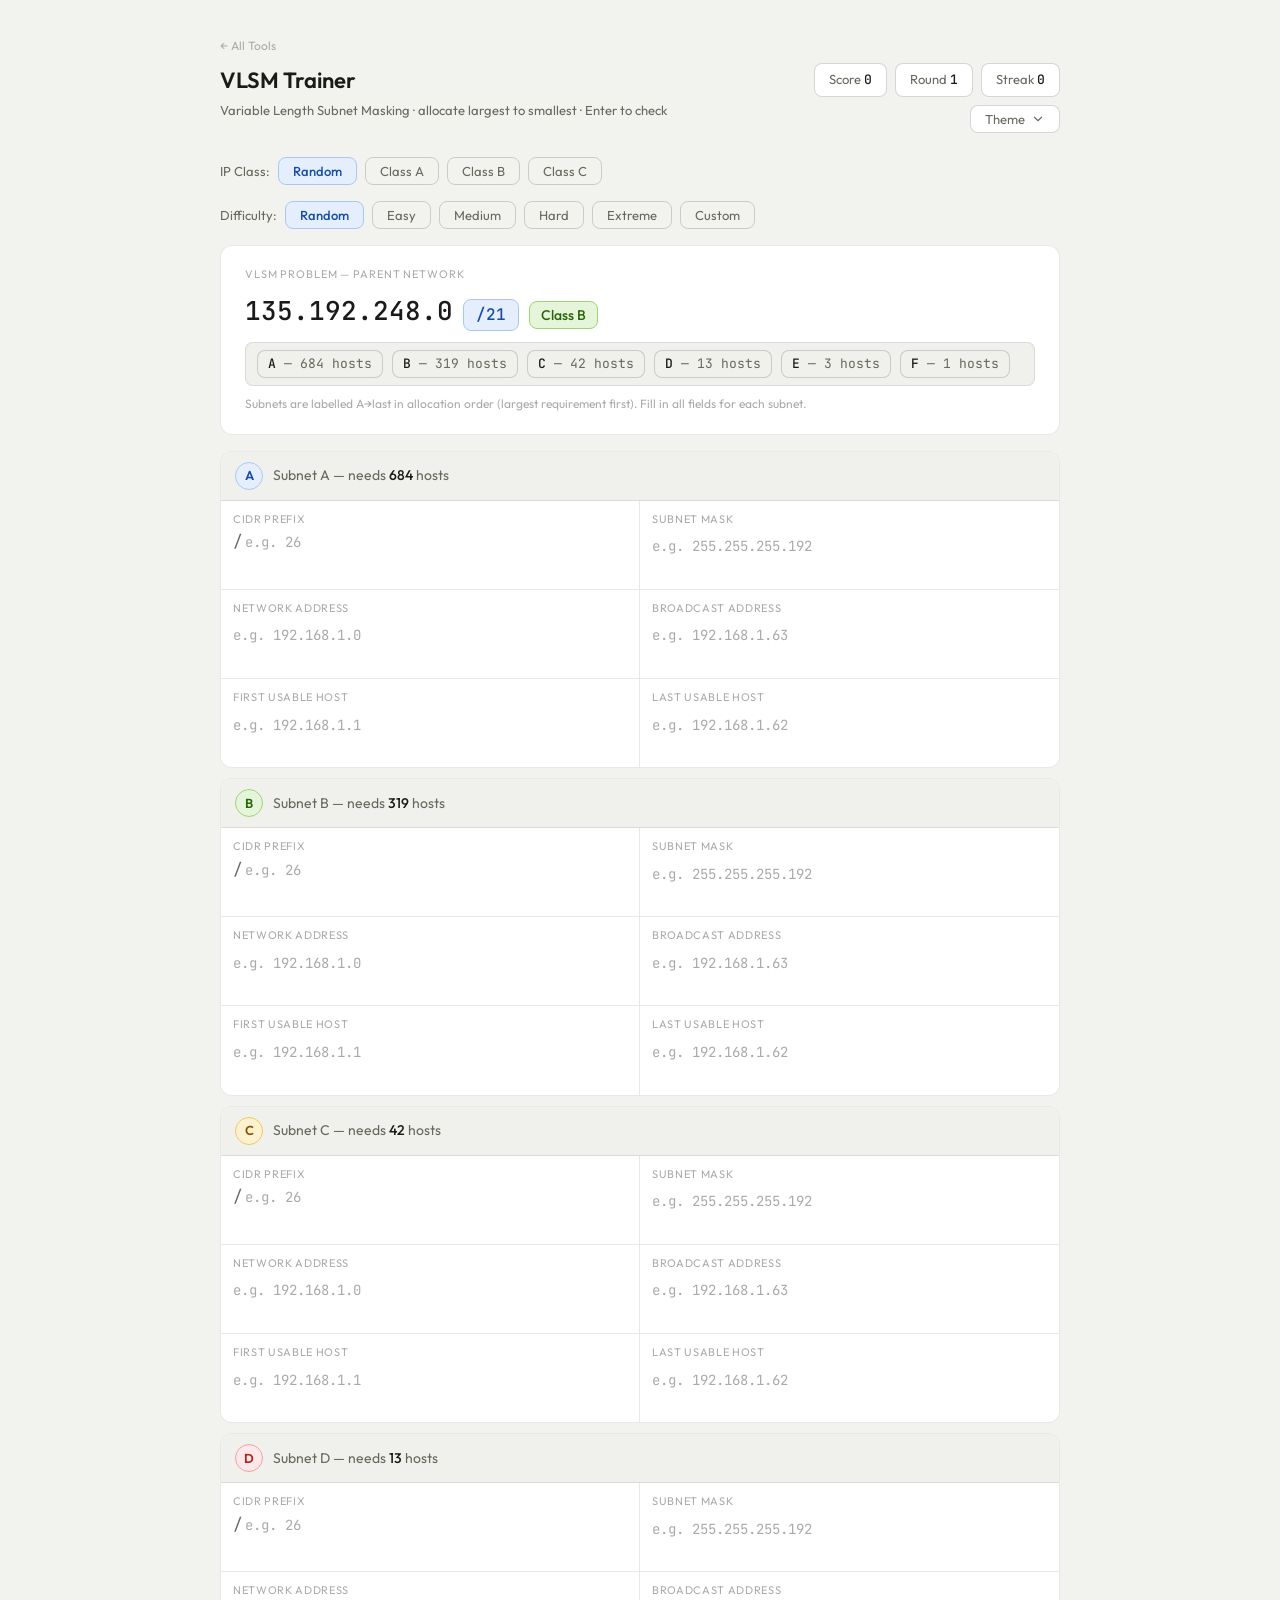
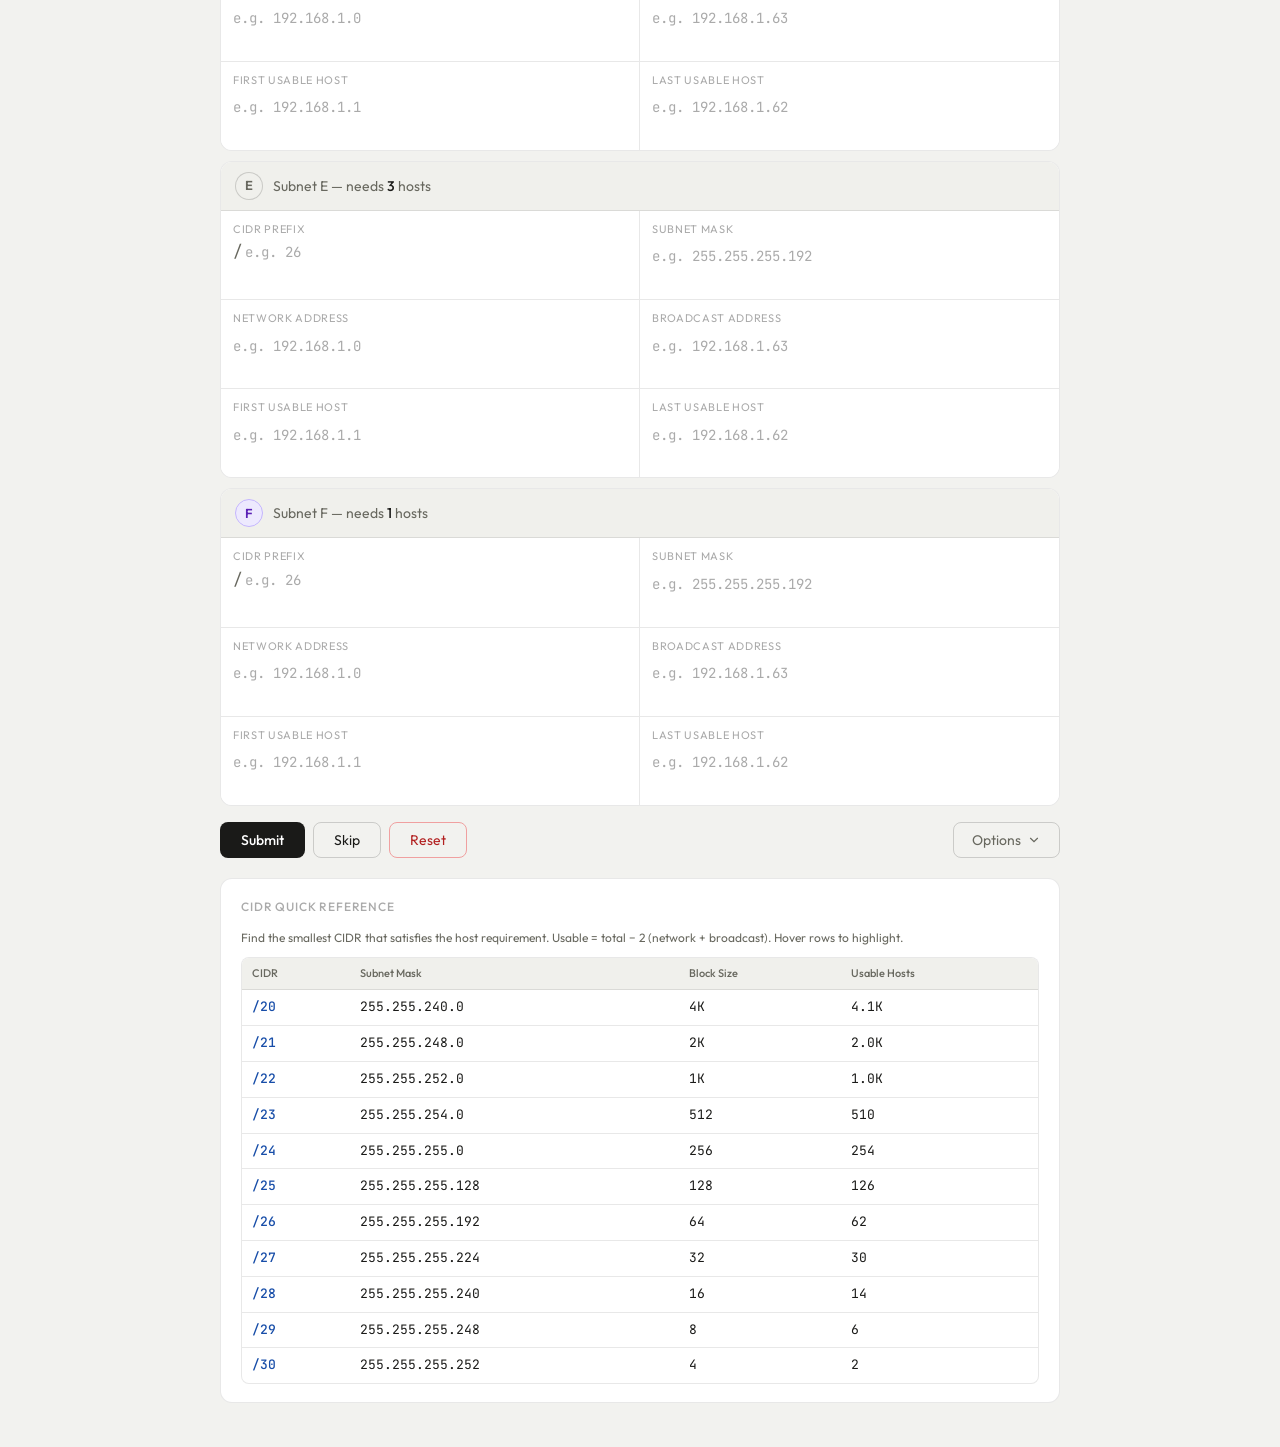
<file: vlsm_game.html>
<!DOCTYPE html>
<html lang="en">
<head>
<meta charset="UTF-8">
<meta name="viewport" content="width=device-width, initial-scale=1.0">
<title>VLSM Trainer</title>
<link rel="stylesheet" href="styles.css">
<script src="theme.js"></script>
<script src="custom-theme.js"></script>
<script src="options.js"></script>
<script src="answer-keys.js"></script>
<script src="qcard-back.js"></script>
</head>
<body>
<div class="wrap">

  <a href="index.html" class="home-link">&#8592; All Tools</a>

  <div class="hdr">
    <div>
      <div class="hdr-title">VLSM Trainer</div>
      <div class="hdr-sub">Variable Length Subnet Masking &middot; allocate largest to smallest &middot; Enter to check</div>
    </div>
    <div class="hdr-right">
      <div class="chips">
        <div class="chip">Score <b id="sc">0</b></div>
        <div class="chip">Round <b id="rnd">1</b></div>
        <div class="chip">Streak <b id="str">0</b></div>
      </div>
      <div id="theme-toggle-slot"></div>
    </div>
  </div>

  <div class="cls-row">
    <span>IP Class:</span>
    <button class="cbtn on" onclick="setCls('random',this)">Random</button>
    <button class="cbtn" onclick="setCls('A',this)">Class A</button>
    <button class="cbtn" onclick="setCls('B',this)">Class B</button>
    <button class="cbtn" onclick="setCls('C',this)">Class C</button>
  </div>

  <div class="diff-row">
    <span>Difficulty:</span>
    <button class="cbtn on" onclick="setDiff('random',this)">Random</button>
    <button class="cbtn" onclick="setDiff('easy',this)">Easy</button>
    <button class="cbtn" onclick="setDiff('medium',this)">Medium</button>
    <button class="cbtn" onclick="setDiff('hard',this)">Hard</button>
    <button class="cbtn" onclick="setDiff('extreme',this)">Extreme</button>
    <button class="cbtn" onclick="setDiff('custom',this)">Custom</button>
  </div>

  <!-- Custom config card (shown only when diff=custom) -->
  <div class="custom-card" id="custom-card" style="display:none">
    <div class="custom-card-title">Configure your VLSM challenge</div>

    <!-- Parent network -->
    <div class="custom-parent-sec">
      <div class="custom-sec-lbl">Parent Network</div>
      <div class="custom-src-btns">
        <button class="custom-src-btn on" id="csrc-auto"   onclick="setCustomSource('auto')">Auto</button>
        <button class="custom-src-btn"    id="csrc-manual" onclick="setCustomSource('manual')">Manual IP</button>
      </div>
      <div id="custom-auto-opts">
        <div class="custom-cls-row">
          <span class="custom-cls-lbl">Class:</span>
          <button class="custom-cls-btn on" onclick="setCustomCls('random',this)">Random</button>
          <button class="custom-cls-btn"    onclick="setCustomCls('A',this)">Class A</button>
          <button class="custom-cls-btn"    onclick="setCustomCls('B',this)">Class B</button>
          <button class="custom-cls-btn"    onclick="setCustomCls('C',this)">Class C</button>
        </div>
      </div>
      <div id="custom-manual-opts" style="display:none">
        <div class="custom-manual-wrap">
          <input class="custom-ip-inp" id="c-manual-ip" type="text"
                 placeholder="e.g. 192.168.1.0"
                 oninput="updateNetPreview()" autocomplete="off" spellcheck="false">
          <span style="font-family:var(--mono);font-size:16px;color:var(--text-s)">/</span>
          <input class="custom-cidr-inp" id="c-manual-cidr" type="number"
                 min="1" max="30" value="24" oninput="updateNetPreview()">
        </div>
        <div class="custom-net-preview" id="net-preview" style="display:none">
          Network: <span class="np-val" id="np-val"></span>
        </div>
      </div>
    </div>

    <div class="custom-count-row">
      <div class="custom-sec-lbl">Number of subnets (maximum of 30)</div>
      <div class="custom-count-ctl">
        <input class="custom-num-inp" type="number" id="c-count" min="2" max="30" value="4" oninput="renderCustomHosts()" onchange="clampCount()">
        <button class="rand-btn" onclick="randCount()" title="Randomise">&#9654; Random</button>
      </div>
    </div>

    <div class="custom-hosts" id="c-hosts"></div>

    <div id="custom-msg" style="display:none" class="custom-msg"></div>

    <div class="custom-actions">
      <button class="btn btn-p" onclick="startCustom()">Generate Challenge</button>
      <button class="btn btn-s" onclick="randAllHosts()">&#9654; Randomise All Hosts</button>
    </div>
  </div>

  <div class="qcard" id="qcard">
    <div class="qlbl">VLSM Problem &mdash; Parent Network</div>
    <div class="parent-disp" id="parent-disp">—</div>
    <div class="req-row" id="req-row"></div>
    <div class="req-note">Subnets are labelled A&rarr;last in allocation order (largest requirement first). Fill in all fields for each subnet.</div>
  </div>

  <div class="fbanner" id="fb"></div>

  <div class="subnets" id="subnets"></div>

  <div class="actrow">
    <button class="btn btn-p" id="chkbtn" onclick="checkAll()">Submit</button>
    <button class="btn btn-s" id="revbtn" onclick="revealAll()">Skip</button>
    <button class="btn btn-s" id="nxtbtn" onclick="nextQ()" style="display:none">Next Question &rarr;</button>
    <button class="btn btn-d" id="rstbtn" onclick="resetGame()">Reset</button>
    <button class="btn btn-s" id="setupbtn" onclick="showCustomConfig()" style="display:none">&#9998; Change Setup</button>
    <div class="opt-wrap">
      <button class="opt-btn" id="opt-btn" onclick="toggleOpts()">
        Options
        <svg viewBox="0 0 24 24"><polyline points="6 9 12 15 18 9"/></svg>
      </button>
      <div class="opt-menu" id="opt-menu">
        <div class="opt-section-label">Reference Tools</div>
        <label class="opt-row" onclick="toggleTool('ref')">
          <span class="opt-row-label">CIDR Reference</span>
          <div class="tog"><input type="checkbox" id="tog-ref" checked><span class="tog-track"></span></div>
        </label>
      </div>
    </div>
  </div>

  <div class="toolsec" id="toolsec">
    <div class="tool-block" id="t-ref">
      <div class="tool-block-title">CIDR Quick Reference</div>
      <p class="tool-note">Find the smallest CIDR that satisfies the host requirement. Usable = total &minus; 2 (network + broadcast). Hover rows to highlight.</p>
      <table class="ref-table">
        <thead>
          <tr>
            <th>CIDR</th>
            <th>Subnet Mask</th>
            <th>Block Size</th>
            <th>Usable Hosts</th>
          </tr>
        </thead>
        <tbody id="ref-tbody"></tbody>
      </table>
    </div>
  </div>

</div>
<script>
/* ── Helpers ────────────────────────────────────── */
function ri(a,b){return Math.floor(Math.random()*(b-a+1))+a;}
function ip2int(ip){const p=ip.split('.').map(Number);return((p[0]<<24)|(p[1]<<16)|(p[2]<<8)|p[3])>>>0;}
function int2ip(n){return[(n>>>24)&255,(n>>>16)&255,(n>>>8)&255,n&255].join('.');}
function cidr2mask(c){return[0,1,2,3].map(i=>{const b=Math.min(8,Math.max(0,c-i*8));return b===0?0:b===8?255:256-Math.pow(2,8-b);}).join('.');}

/* ── State ──────────────────────────────────────── */
let Q=null, diff='random', cls='random', score=0, rnd=1, streak=0, done=false;
let customHosts=[60,28,12,2];   // host requirements for custom mode
let customIPSource='auto', customCls='random';
let _customManualIPNum=null, _customManualCidr=null, _pruneWarning=null;

function setDiff(d, btn){
  diff=d;
  document.querySelectorAll('.diff-row .cbtn').forEach(b=>b.classList.remove('on'));
  btn.classList.add('on');
  if(d==='custom'){
    showCustomConfig();
  } else {
    hideCustomConfig();
    nextQ();
  }
}

function setCls(c, btn){
  cls=c;
  document.querySelectorAll('.cls-row .cbtn').forEach(b=>b.classList.remove('on'));
  btn.classList.add('on');
  if(diff!=='custom') nextQ();
}

/* ── VLSM generation ────────────────────────────── */
function hostsToBlock(h){ let b=2; while(Math.pow(2,b)-2<h) b++; return Math.pow(2,b); }

function genVLSM(){
  const d = diff==='random' ? ['easy','medium','hard','extreme'][ri(0,3)] : diff;
  const c = cls==='random'  ? ['A','B','C'][ri(0,2)] : cls;

  function firstOctet(ipCls){
    if(ipCls==='A') return ri(1,126);
    if(ipCls==='B') return ri(128,191);
    return ri(192,223);
  }

  /* ── Custom mode ── */
  if(d==='custom'){
    const sorted=[...customHosts].sort((a,b)=>b-a);
    const blocks=sorted.map(hostsToBlock);
    let parentCidr, parentIPNum, ipCls;

    if(_customManualIPNum!==null && _customManualCidr!==null){
      /* Manual IP supplied by user */
      parentCidr=_customManualCidr;
      parentIPNum=_customManualIPNum;
      ipCls=detectIPClass(parentIPNum);
    } else {
      /* Auto: pick class + auto-size parent */
      const cc=customCls==='random'?['A','B','C'][ri(0,2)]:customCls;
      ipCls=cc;
      const total=blocks.reduce((s,v)=>s+v,0);
      let pb=3; while(Math.pow(2,pb)<total) pb++;
      parentCidr=32-pb;
      const a=firstOctet(cc), bOct=ri(0,255);
      if(pb<=8){ parentIPNum=ip2int(`${a}.${bOct}.${ri(0,255)}.0`); }
      else{ const align=Math.pow(2,pb-8); const oc3=ri(0,Math.floor(256/align)-1)*align; parentIPNum=ip2int(`${a}.${bOct}.${oc3}.0`); }
    }

    let cur=parentIPNum;
    const subnets=blocks.map((blk,i)=>{
      const cidr=32-Math.round(Math.log2(blk));
      const netN=cur, bcN=cur+blk-1; cur+=blk;
      return{ label:subLabel(i), cls:subCls(i), hostsNeeded:sorted[i],
        cidr, mask:cidr2mask(cidr), network:int2ip(netN), broadcast:int2ip(bcN),
        first:int2ip(netN+1), last:int2ip(bcN-1), usable:blk-2 };
    });
    return{ d, ipCls, parentIP:int2ip(parentIPNum), parentCidr, subnets };
  }

  /* ── Preset difficulties ── */
  let numSubs, parentCidr, parentBits, parentIPNum;
  const a=firstOctet(c), bOct=ri(0,255);

  if(d==='easy'){
    numSubs=3; parentCidr=24; parentBits=8;
    parentIPNum=ip2int(`${a}.${bOct}.${ri(0,255)}.0`);
  } else if(d==='medium'){
    numSubs=4; parentCidr=24; parentBits=8;
    parentIPNum=ip2int(`${a}.${bOct}.${ri(0,255)}.0`);
  } else if(d==='hard'){
    /* /22 parent: 1024 addresses, third octet must be a multiple of 4 */
    numSubs=4; parentCidr=22; parentBits=10;
    parentIPNum=ip2int(`${a}.${bOct}.${ri(0,63)*4}.0`);
  } else {
    /* extreme — /21 parent (2048 addresses), 5–6 subnets.
       Includes a /30 (4-address) subnet to create tight broadcast boundaries. */
    numSubs=ri(5,6); parentCidr=21; parentBits=11;
    parentIPNum=ip2int(`${a}.${bOct}.${ri(0,31)*8}.0`);
  }

  const totalAddr=Math.pow(2,parentBits);
  const avail=[]; for(let e=2;e<parentBits;e++) avail.push(Math.pow(2,e));

  /* For extreme, force at least one /30 block (4 addresses) */
  let chosen=null;
  for(let attempt=0;attempt<300;attempt++){
    const shuf=[...avail].sort(()=>Math.random()-.5);
    const sel=[]; let used=0;
    for(const blk of shuf){
      if(sel.length>=numSubs) break;
      const slotsLeft=numSubs-sel.length;
      if(blk<=totalAddr-used-(slotsLeft-1)*4){ sel.push(blk); used+=blk; }
    }
    /* extreme: require at least one block of 4 (/30) */
    if(sel.length===numSubs && (d!=='extreme' || sel.includes(4))){ chosen=sel; break; }
  }
  if(!chosen){
    /* fallback: guaranteed set */
    if(d==='extreme') chosen=[256,128,64,32,4,4].slice(0,numSubs);
    else chosen=[4,8,16,32].slice(0,numSubs);
  }

  chosen.sort((a,b)=>b-a);

  let cur=parentIPNum;
  const subnets=chosen.map((blk,i)=>{
    const cidr=32-Math.round(Math.log2(blk));
    const maxH=blk-2;
    const minH=Math.max(1,Math.ceil(blk/2)-1);
    const hostsNeeded=ri(minH,maxH);
    const netN=cur, bcN=cur+blk-1; cur+=blk;
    return{ label:subLabel(i), cls:subCls(i), hostsNeeded, cidr,
      mask:cidr2mask(cidr), network:int2ip(netN), broadcast:int2ip(bcN),
      first:int2ip(netN+1), last:int2ip(bcN-1), usable:maxH };
  });

  return{ d, ipCls:c, parentIP:int2ip(parentIPNum), parentCidr, subnets };
}

/* ── Custom config ──────────────────────────────── */
/* Custom mode allows up to 30 subnets. There are eight badge colours, so
   they repeat, and names run A–Z then AA, AB… rather than off the end of
   the alphabet into punctuation. */
const MAX_SUBNETS=30;
const CLRS_CSS=['a','b','c','d','e','f','g','h'];
function subCls(i){ return CLRS_CSS[i%CLRS_CSS.length]; }
function subLabel(i){ return i<26 ? String.fromCharCode(65+i) : String.fromCharCode(64+Math.floor(i/26))+String.fromCharCode(65+i%26); }

function showCustomConfig(){
  document.getElementById('custom-card').style.display='';
  document.getElementById('qcard').style.display='none';
  document.getElementById('subnets').innerHTML='';
  document.getElementById('fb').style.display='none';
  document.getElementById('chkbtn').style.display='none';
  document.getElementById('revbtn').style.display='none';
  document.getElementById('nxtbtn').style.display='none';
  renderCustomHosts();
}

function hideCustomConfig(){
  document.getElementById('custom-card').style.display='none';
  document.getElementById('qcard').style.display='';
  document.getElementById('chkbtn').style.display='';
  document.getElementById('revbtn').style.display='';
}

function renderCustomHosts(){
  const count=Math.min(MAX_SUBNETS, Math.max(2, parseInt(document.getElementById('c-count').value)||4));
  /* Pad or trim customHosts to match count */
  while(customHosts.length<count) customHosts.push(randHostVal());
  customHosts=customHosts.slice(0,count);

  const container=document.getElementById('c-hosts');
  container.innerHTML='';
  for(let i=0;i<count;i++){
    const row=document.createElement('div');
    row.className='custom-host-row';
    const cls=subCls(i);
    row.innerHTML=`
      <div class="chr-badge sub-ltr ${cls}">${subLabel(i)}</div>
      <span class="chr-lbl">Subnet ${subLabel(i)}</span>
      <input class="custom-num-inp" type="number" id="ch-${i}" min="1" max="1022" value="${customHosts[i]}">
      <span class="chr-unit">hosts</span>
      <button class="rand-btn" onclick="randHost(${i})" title="Randomise">&#9654;</button>`;
    container.appendChild(row);
  }
}

function randHostVal(){
  /* Pick a host count that maps to a distinct common CIDR (/30 to /25) */
  const cidrs=[30,30,29,28,28,27,27,26,26,25];
  const cidr=cidrs[ri(0,cidrs.length-1)];
  const bits=32-cidr;
  const maxH=Math.pow(2,bits)-2;
  const minH=Math.max(1,Math.ceil(maxH/2)-1);
  return ri(minH,maxH);
}

/* The box clamps the rows as you type, but its own value is only put back
   in range once you leave it or press Enter — doing it on every keystroke
   would turn the "1" of a "12" into a 2 before the "2" arrived. */
function clampCount(){
  const el=document.getElementById('c-count');
  el.value=Math.min(MAX_SUBNETS, Math.max(2, parseInt(el.value)||4));
  renderCustomHosts();
}

function randCount(){
  const n=ri(2,8);
  document.getElementById('c-count').value=n;
  renderCustomHosts();
}

function randHost(i){
  customHosts[i]=randHostVal();
  document.getElementById('ch-'+i).value=customHosts[i];
}

function randAllHosts(){
  randCount();
  const count=parseInt(document.getElementById('c-count').value)||4;
  for(let i=0;i<count;i++) randHost(i);
}

/* ── Custom parent network helpers ─────────────────── */
function isValidIP(ip){
  const p=ip.split('.');
  return p.length===4&&p.every(s=>/^\d+$/.test(s)&&+s>=0&&+s<=255);
}
function getNetworkAddress(ip,cidr){
  const mi=cidr===0?0:(0xFFFFFFFF<<(32-cidr))>>>0;
  return int2ip((ip2int(ip)&mi)>>>0);
}
function detectIPClass(ipInt){
  const f=(ipInt>>>24)&0xFF;
  return f<=126?'A':f<=191?'B':'C';
}
function setCustomSource(src){
  customIPSource=src;
  document.querySelectorAll('.custom-src-btn').forEach(b=>b.classList.remove('on'));
  document.getElementById('csrc-'+src).classList.add('on');
  document.getElementById('custom-auto-opts').style.display=src==='auto'?'':'none';
  document.getElementById('custom-manual-opts').style.display=src==='manual'?'':'none';
  clearCustomMsg();
}
function setCustomCls(c,btn){
  customCls=c;
  document.querySelectorAll('.custom-cls-btn').forEach(b=>b.classList.remove('on'));
  btn.classList.add('on');
}
function updateNetPreview(){
  const ip=document.getElementById('c-manual-ip').value.trim();
  const cidr=parseInt(document.getElementById('c-manual-cidr').value);
  const prev=document.getElementById('net-preview');
  if(!isValidIP(ip)||isNaN(cidr)||cidr<1||cidr>30){prev.style.display='none';return;}
  const net=getNetworkAddress(ip,cidr);
  const total=Math.pow(2,32-cidr);
  document.getElementById('np-val').textContent=`${net}/${cidr} — ${total.toLocaleString()} addresses`;
  prev.style.display='';
  clearCustomMsg();
}
function clearCustomMsg(){
  document.getElementById('custom-msg').style.display='none';
}
function showCustomMsg(txt,type){
  const m=document.getElementById('custom-msg');
  m.className='custom-msg '+type; m.textContent=txt; m.style.display='';
}

function startCustom(){
  clearCustomMsg();

  /* Validate manual IP ──────────────────────────────────── */
  let manualIPNum=null, manualCidr=null;
  if(customIPSource==='manual'){
    const ipStr=document.getElementById('c-manual-ip').value.trim();
    const cidrVal=parseInt(document.getElementById('c-manual-cidr').value);
    if(!isValidIP(ipStr)){
      showCustomMsg('Invalid IP address — enter a valid IPv4 address (e.g. 192.168.1.0).','err');
      return;
    }
    if(isNaN(cidrVal)||cidrVal<1||cidrVal>30){
      showCustomMsg('CIDR prefix must be between /1 and /30.','err');
      return;
    }
    manualCidr=cidrVal;
    manualIPNum=ip2int(getNetworkAddress(ipStr,cidrVal));
  }

  /* Collect host counts ─────────────────────────────────── */
  const count=Math.min(MAX_SUBNETS,Math.max(2,parseInt(document.getElementById('c-count').value)||4));
  let hosts=[];
  for(let i=0;i<count;i++){
    const v=parseInt(document.getElementById('ch-'+i)?.value)||1;
    hosts.push(Math.max(1,Math.min(1022,v)));
  }
  hosts.sort((a,b)=>b-a);

  /* Validate capacity and prune if needed ──────────────── */
  if(manualIPNum!==null){
    const totalAddr=Math.pow(2,32-manualCidr);
    const bigBlk=hostsToBlock(hosts[0]);
    if(bigBlk>totalAddr){
      showCustomMsg(
        `The largest requirement (${hosts[0]} hosts → needs /${32-Math.log2(bigBlk)} subnet, `+
        `${bigBlk} addresses) exceeds the /${manualCidr} parent (${totalAddr.toLocaleString()} addresses). `+
        `Reduce host counts or choose a larger parent.`,
        'err'
      );
      return;
    }
    const orig=hosts.length;
    while(hosts.length>1&&hosts.map(hostsToBlock).reduce((a,b)=>a+b,0)>totalAddr) hosts.pop();
    const pruned=orig-hosts.length;
    if(pruned>0){
      /* Update the form so the user sees what will actually be generated */
      document.getElementById('c-count').value=hosts.length;
      customHosts=[...hosts]; renderCustomHosts();
      for(let i=0;i<hosts.length;i++) document.getElementById('ch-'+i).value=hosts[i];
      showCustomMsg(
        `⚠ ${pruned} subnet${pruned>1?'s':''} removed — host requirements exceeded the `+
        `/${manualCidr} parent (${totalAddr.toLocaleString()} addresses). `+
        `${hosts.length} subnet${hosts.length>1?'s':''} remain. Click Generate Challenge to continue.`,
        'warn'
      );
      _pruneWarning=document.getElementById('custom-msg').textContent;
      return; /* Let user review then click Generate again */
    }
  }

  /* Commit and generate ─────────────────────────────────── */
  customHosts=hosts;
  _customManualIPNum=manualIPNum;
  _customManualCidr=manualCidr;
  _pruneWarning=null;
  hideCustomConfig();
  nextQ();
}

/* ── Render ─────────────────────────────────────── */
function renderQ(){
  /* Parent network card */
  const clsLabel = {A:'Class A', B:'Class B', C:'Class C'}[Q.ipCls];
  document.getElementById('parent-disp').innerHTML=
    `${Q.parentIP}<span class="parent-badge">/${Q.parentCidr}</span><span class="cls-badge-disp">${clsLabel}</span>`;

  const reqRow=document.getElementById('req-row');
  reqRow.innerHTML='';
  Q.subnets.forEach(s=>{
    const chip=document.createElement('div');
    chip.className='req-chip';
    chip.innerHTML=`<strong>${s.label}</strong> &mdash; ${s.hostsNeeded} hosts`;
    reqRow.appendChild(chip);
  });

  /* Subnet panels */
  const container=document.getElementById('subnets');
  container.innerHTML='';
  Q.subnets.forEach((s,i)=>{
    const panel=document.createElement('div');
    panel.className='sub-panel'; panel.id='panel-'+i;
    panel.innerHTML=`
      <div class="sub-hdr">
        <div class="sub-ltr ${s.cls}">${s.label}</div>
        <div class="sub-need">Subnet ${s.label} &mdash; needs <strong>${s.hostsNeeded}</strong> hosts</div>
      </div>
      <div class="sub-fields">
        <div class="afield" id="f${i}cidr">
          <label>CIDR Prefix</label>
          <div class="cidr-wrap">
            <span class="cidr-slash">/</span>
            <input id="a${i}cidr" placeholder="e.g. 26" autocomplete="off">
          </div>
          <div class="ahint" id="h${i}cidr"></div>
          <div class="expl-box" id="expl-${i}cidr"></div>
        </div>
        <div class="afield" id="f${i}mask">
          <label>Subnet Mask</label>
          <input id="a${i}mask" placeholder="e.g. 255.255.255.192" autocomplete="off">
          <div class="ahint" id="h${i}mask"></div>
          <div class="expl-box" id="expl-${i}mask"></div>
        </div>
        <div class="afield" id="f${i}net">
          <label>Network Address</label>
          <input id="a${i}net" placeholder="e.g. 192.168.1.0" autocomplete="off">
          <div class="ahint" id="h${i}net"></div>
          <div class="expl-box" id="expl-${i}net"></div>
        </div>
        <div class="afield" id="f${i}bc">
          <label>Broadcast Address</label>
          <input id="a${i}bc" placeholder="e.g. 192.168.1.63" autocomplete="off">
          <div class="ahint" id="h${i}bc"></div>
          <div class="expl-box" id="expl-${i}bc"></div>
        </div>
        <div class="afield" id="f${i}fh">
          <label>First Usable Host</label>
          <input id="a${i}fh" placeholder="e.g. 192.168.1.1" autocomplete="off">
          <div class="ahint" id="h${i}fh"></div>
          <div class="expl-box" id="expl-${i}fh"></div>
        </div>
        <div class="afield" id="f${i}lh">
          <label>Last Usable Host</label>
          <input id="a${i}lh" placeholder="e.g. 192.168.1.62" autocomplete="off">
          <div class="ahint" id="h${i}lh"></div>
          <div class="expl-box" id="expl-${i}lh"></div>
        </div>
      </div>`;
    container.appendChild(panel);
  });
}

function loadQ(){
  Q=genVLSM(); done=false;
  document.getElementById('qcard').style.display='';
  document.getElementById('setupbtn').style.display = (diff==='custom') ? '' : 'none';
  renderQ();
  const fb=document.getElementById('fb');
  fb.className='fbanner'; fb.style.display='none';
  document.getElementById('chkbtn').style.display='';
  document.getElementById('revbtn').style.display='';
  document.getElementById('nxtbtn').style.display='none';
  document.getElementById('sc').textContent=score;
  document.getElementById('rnd').textContent=rnd;
  document.getElementById('str').textContent=streak;
  /* Focus first input */
  document.getElementById('a0cidr').focus();
}

/* ── Explanations ───────────────────────────────── */
const BV=[128,64,32,16,8,4,2,1];

function getVLSMExplanation(key, s, si, q){
  const blk=Math.pow(2,32-s.cidr);
  const hb=32-s.cidr;
  switch(key){
    case 'cidr':{
      /* Show the block-sizing logic step by step */
      const halfBlk=blk/2;
      const halfUsable=halfBlk-2;
      const tooSmall=halfUsable<s.hostsNeeded&&halfBlk>=4;
      return `Subnet ${s.label} needs <strong>${s.hostsNeeded}</strong> usable hosts.<br>`+
             `Rule: find the smallest block where <em>block &minus; 2 &ge; ${s.hostsNeeded}</em>.<br>`+
             (tooSmall
               ? `A block of ${halfBlk} only gives ${halfBlk}&minus;2 = <strong>${halfUsable}</strong> usable hosts &mdash; not enough.<br>`
               : '')+
             `A block of ${blk} gives ${blk}&minus;2 = <strong>${blk-2}</strong> usable hosts &mdash; just fits.<br>`+
             `Block ${blk} = 2<sup>${hb}</sup>, so prefix = 32&minus;${hb} = <strong>/${s.cidr}</strong>.`;
    }
    case 'mask':{
      const activeBits=s.cidr%8;
      const octetIdx=Math.floor(s.cidr/8);
      let octetExplain;
      if(activeBits===0){
        octetExplain='The bits divide exactly into full octets — no partial octet needed.';
      } else {
        const vals=BV.slice(0,activeBits);
        octetExplain=`In octet ${octetIdx+1}, ${activeBits} bit${activeBits>1?'s are':' is'} set: `+
                     `${vals.join(' + ')} = <strong>${vals.reduce((a,b)=>a+b,0)}</strong>.`;
      }
      return `<strong>/${s.cidr}</strong> means ${s.cidr} network bits (1s) then ${hb} host bits (0s).<br>`+
             `${octetExplain}<br>Subnet mask: <strong>${s.mask}</strong>.`;
    }
    case 'net':{
      if(si===0){
        return `Subnet ${s.label} is the largest, so it is allocated first.<br>`+
               `It starts at the parent network address: <code>${q.parentIP}/${q.parentCidr}</code><br>`+
               `Network address: <strong>${s.network}</strong>.`;
      }
      const prev=q.subnets[si-1];
      return `Subnets are placed sequentially, largest &rarr; smallest.<br>`+
             `Subnet ${prev.label} ends at broadcast <code>${prev.broadcast}</code>.<br>`+
             `Subnet ${s.label} starts at the very next address: `+
             `<code>${prev.broadcast}</code> + 1 = <strong>${s.network}</strong>.`;
    }
    case 'bc':{
      return `Broadcast = last address in the block.<br>`+
             `Network <code>${s.network}</code> + block&nbsp;${blk} &minus; 1 = <strong>${s.broadcast}</strong>.`;
    }
    case 'fh':{
      return `First usable host = network address + 1 (the network address itself is reserved).<br>`+
             `<code>${s.network}</code> + 1 = <strong>${s.first}</strong>.`;
    }
    case 'lh':{
      return `Last usable host = broadcast address &minus; 1 (the broadcast address itself is reserved).<br>`+
             `<code>${s.broadcast}</code> &minus; 1 = <strong>${s.last}</strong>.`;
    }
    default: return '';
  }
}

function toggleExpl(id){
  document.getElementById('expl-'+id).classList.toggle('open');
}

/* ── Check ──────────────────────────────────────── */
const SUBFIELDS=[
  {key:'cidr',  suffix:'cidr', label:'CIDR',      getVal:s=>String(s.cidr),    norm:v=>v.replace('/','').trim()},
  {key:'mask',  suffix:'mask', label:'Mask',       getVal:s=>s.mask},
  {key:'net',   suffix:'net',  label:'Network',    getVal:s=>s.network},
  {key:'bc',    suffix:'bc',   label:'Broadcast',  getVal:s=>s.broadcast},
  {key:'fh',    suffix:'fh',   label:'First host', getVal:s=>s.first},
  {key:'lh',    suffix:'lh',   label:'Last host',  getVal:s=>s.last},
];

function evalFields(reveal){
  let correct=0,total=0;
  Q.subnets.forEach((s,i)=>{
    SUBFIELDS.forEach(({key,suffix,getVal,norm})=>{
      const inp=document.getElementById(`a${i}${suffix}`);
      const fld=document.getElementById(`f${i}${suffix}`);
      const hnt=document.getElementById(`h${i}${suffix}`);
      const expl=document.getElementById(`expl-${i}${suffix}`);
      const cv=getVal(s);
      const raw=inp.value.trim();
      const uv=norm?norm(raw):raw;
      const id=`${i}${suffix}`;
      total++; inp.disabled=true;

      if(uv===cv){
        fld.classList.add('ok');
        hnt.innerHTML='<span>\u2713 Correct</span>';
        correct++;
      } else {
        const displayVal=suffix==='cidr'?'/'+cv:cv;
        /* Pre-populate the explanation so it's ready when the button is clicked */
        if(expl) expl.innerHTML=getVLSMExplanation(key,s,i,Q);

        if(reveal||raw===''){
          fld.classList.add('show');
          inp.value=displayVal;
          const label=raw&&!reveal?'Not answered':'';
          hnt.innerHTML=`<span>${label}</span>`+
            `<button class="expl-btn" onclick="toggleExpl('${id}')">&#128161; Explain</button>`;
        } else {
          fld.classList.add('bad');
          hnt.innerHTML=`<span>Correct: ${displayVal}</span>`+
            `<button class="expl-btn" onclick="toggleExpl('${id}')">&#128161; Explain</button>`;
        }
      }
    });
  });
  return{correct,total};
}

function checkAll(){
  if(done)return;
  done=true;
  const{correct,total}=evalFields(false);
  const bonus=correct===total?3:0;
  const pts=correct+bonus;
  score+=pts; rnd++;
  if(correct===total)streak++;else streak=0;
  const fb=document.getElementById('fb');
  fb.style.display='block';
  if(correct===total){
    fb.className='fbanner ok';
    fb.textContent=`Perfect! All ${total} fields correct. +${pts} pts (+3 bonus). Streak: ${streak}`;
  } else if(correct>=Math.ceil(total*.6)){
    fb.className='fbanner warn';
    fb.textContent=`${correct}/${total} correct. +${pts} pt${pts!==1?'s':''}.`;
  } else {
    fb.className='fbanner err';
    fb.textContent=`${correct}/${total} correct. +${pts} pt${pts!==1?'s':''}. Review the red fields.`;
  }
  document.getElementById('sc').textContent=score;
  document.getElementById('str').textContent=streak;
  document.getElementById('rnd').textContent=rnd;
  document.getElementById('nxtbtn').style.display='';
  document.getElementById('chkbtn').style.display='none';
  document.getElementById('revbtn').style.display='none';
}

function revealAll(){
  if(done)return;
  done=true; streak=0; rnd++;
  evalFields(true);
  document.getElementById('str').textContent=streak;
  document.getElementById('rnd').textContent=rnd;
  const fb=document.getElementById('fb');
  fb.style.display='block'; fb.className='fbanner warn';
  fb.textContent='Answers revealed. No points awarded.';
  document.getElementById('nxtbtn').style.display='';
  document.getElementById('chkbtn').style.display='none';
  document.getElementById('revbtn').style.display='none';
}

function nextQ(){loadQ();}
function resetGame(){score=0;rnd=1;streak=0;loadQ();}

/* ── Options ────────────────────────────────────── */
function toggleOpts(){
  const m=document.getElementById('opt-menu');
  const b=document.getElementById('opt-btn');
  const o=m.classList.toggle('open');
  b.classList.toggle('open',o);
}
function toggleTool(id){
  const cb=document.getElementById('tog-'+id);
  cb.checked=!cb.checked; applyTools();
}
function applyTools(){
  const s=document.getElementById('tog-ref').checked;
  document.getElementById('t-ref').style.display=s?'':'none';
  document.getElementById('toolsec').style.display=s?'':'none';
  saveOptionsState();
}
document.addEventListener('click',e=>{
  const w=document.getElementById('opt-btn').closest('.opt-wrap');
  if(!w.contains(e.target)){
    document.getElementById('opt-menu').classList.remove('open');
    document.getElementById('opt-btn').classList.remove('open');
  }
});

/* ── CIDR reference table ───────────────────────── */
function buildRefTable(){
  const tb=document.getElementById('ref-tbody');
  const rows=[];
  for(let c=20;c<=30;c++){
    const blk=Math.pow(2,32-c);
    const usable=blk-2;
    const mask=cidr2mask(c);
    rows.push(`<tr>
      <td class="cidr-col">/${c}</td>
      <td>${mask}</td>
      <td>${blk>=1024?(blk/1024).toFixed(blk%1024?1:0)+'K':blk}</td>
      <td>${usable>=1000?(usable/1000).toFixed(usable%1000?1:0)+'K':usable}</td>
    </tr>`);
  }
  tb.innerHTML=rows.join('');
}

/* ── Keyboard ───────────────────────────────────── */
document.addEventListener('keydown',e=>{
  if(e.key==='Escape'){
    document.getElementById('opt-menu').classList.remove('open');
    document.getElementById('opt-btn').classList.remove('open');
  }
});

buildRefTable();
loadQ();

/* Enter submits, then Enter moves on — see answer-keys.js. */
AnswerKeys.wire({answers:'.afield input', submit:'checkAll'});
</script>
</body>
</html>
</file>
<file: styles.css>
/* Self-hosted (fonts/) instead of Google Fonts — @import from
   fonts.googleapis.com was render-blocking (CSS parsing stalls until it
   resolves, then a second external origin for the actual font files on
   fonts.gstatic.com) and an unnecessary external dependency for a fully
   static site. Only the weights actually used anywhere in this file are
   here — see fonts/Outfit/ and fonts/JetBrains_Mono/ for the OFL license
   these are distributed under. */
@font-face { font-family: 'Outfit'; src: url('fonts/Outfit/static/Outfit-Regular.ttf') format('truetype'); font-weight: 400; font-style: normal; font-display: swap; }
@font-face { font-family: 'Outfit'; src: url('fonts/Outfit/static/Outfit-Medium.ttf') format('truetype'); font-weight: 500; font-style: normal; font-display: swap; }
@font-face { font-family: 'Outfit'; src: url('fonts/Outfit/static/Outfit-SemiBold.ttf') format('truetype'); font-weight: 600; font-style: normal; font-display: swap; }
@font-face { font-family: 'JetBrains Mono'; src: url('fonts/JetBrains_Mono/static/JetBrainsMono-Regular.ttf') format('truetype'); font-weight: 400; font-style: normal; font-display: swap; }
@font-face { font-family: 'JetBrains Mono'; src: url('fonts/JetBrains_Mono/static/JetBrainsMono-Medium.ttf') format('truetype'); font-weight: 500; font-style: normal; font-display: swap; }

/* ── Variables ─────────────────────────────────────────────────────────────── */
:root {
  --bg:        #f2f2ef;
  --surface:   #ffffff;
  --surface-s: #f0f0ec;
  --text:      #1a1a18;
  --text-s:    #68685f;
  --text-t:    #aaa;
  --border:    rgba(0,0,0,.09);
  --border-m:  rgba(0,0,0,.16);
  --info-bg:   #e5eefc;
  --info-text: #174da8;
  --info-bdr:  #a8c8f4;
  --ok-bg:     #e5f5da;
  --ok-text:   #2a6508;
  --ok-bdr:    #9fd472;
  --warn-bg:   #fdf2d0;
  --warn-text: #8a5200;
  --warn-bdr:  #f0c660;
  --err-bg:    #fce8e8;
  --err-text:  #b22020;
  --err-bdr:   #f0a0a0;
  --r:         8px;
  --rl:        12px;
  --font:  'Outfit', system-ui, sans-serif;
  --mono:  'JetBrains Mono', 'Fira Code', monospace;
}
@media (prefers-color-scheme: dark) {
  :root {
    --bg:        #141412;
    --surface:   #1e1e1c;
    --surface-s: #272725;
    --text:      #f0f0ec;
    --text-s:    #999;
    --text-t:    #555;
    --border:    rgba(255,255,255,.09);
    --border-m:  rgba(255,255,255,.16);
    --info-bg:   #0a1e40;
    --info-text: #7aabf0;
    --info-bdr:  #1a4fa5;
    --ok-bg:     #0a200a;
    --ok-text:   #7ec050;
    --ok-bdr:    #2a6508;
    --warn-bg:   #201200;
    --warn-text: #f0c660;
    --warn-bdr:  #8a5200;
    --err-bg:    #200808;
    --err-text:  #f09090;
    --err-bdr:   #b22020;
  }
}

/* Explicit overrides set by theme.js (data-theme attr on <html>) always win over the
   prefers-color-scheme media query above, regardless of source order, because an
   attribute selector on :root is more specific than a bare :root. This is what lets a
   manual light/dark choice persist across pages and override the OS preference. */
:root[data-theme="light"] {
  --bg:        #f2f2ef;
  --surface:   #ffffff;
  --surface-s: #f0f0ec;
  --text:      #1a1a18;
  --text-s:    #68685f;
  --text-t:    #aaa;
  --border:    rgba(0,0,0,.09);
  --border-m:  rgba(0,0,0,.16);
  --info-bg:   #e5eefc;
  --info-text: #174da8;
  --info-bdr:  #a8c8f4;
  --ok-bg:     #e5f5da;
  --ok-text:   #2a6508;
  --ok-bdr:    #9fd472;
  --warn-bg:   #fdf2d0;
  --warn-text: #8a5200;
  --warn-bdr:  #f0c660;
  --err-bg:    #fce8e8;
  --err-text:  #b22020;
  --err-bdr:   #f0a0a0;
}
:root[data-theme="dark"] {
  --bg:        #141412;
  --surface:   #1e1e1c;
  --surface-s: #272725;
  --text:      #f0f0ec;
  --text-s:    #999;
  --text-t:    #555;
  --border:    rgba(255,255,255,.09);
  --border-m:  rgba(255,255,255,.16);
  --info-bg:   #0a1e40;
  --info-text: #7aabf0;
  --info-bdr:  #1a4fa5;
  --ok-bg:     #0a200a;
  --ok-text:   #7ec050;
  --ok-bdr:    #2a6508;
  --warn-bg:   #201200;
  --warn-text: #f0c660;
  --warn-bdr:  #8a5200;
  --err-bg:    #200808;
  --err-text:  #f09090;
  --err-bdr:   #b22020;
}

/* ── Dropdown menus: one corner geometry ──
   .theme-dd-menu, .opt-menu and .sel-menu are all radius var(--rl) with a
   1px border and 6px of padding, and their rows (.theme-dd-item, .opt-row,
   .sel-item) are concentric with that corner: inner radius = outer radius -
   border - padding = 12 - 1 - 6 = 5px, written calc(var(--rl) - 7px) so it
   follows --rl. A row with the same radius as its menu looks pinched at the
   corners. Anything nested deeper than the corner curve reaches (e.g. the
   pencil button inside a theme row, 8px in from a 5px corner) gets 0.
   Change the menu padding and the 7px must change with it. */
/* ── Global theme dropdown (injected by theme.js into #theme-toggle-slot on every page) ──
   Light / Dark / Sync with Device, mirroring the per-page "Options" dropdown's
   look (.opt-btn/.opt-menu/.opt-row) but sized to sit in the header next to
   the chips/GitHub link, with its own class names to avoid colliding with
   each trainer page's own Options dropdown. */
.theme-dd            { position: relative; flex-shrink: 0; }
.theme-dd-btn        { display: flex; align-items: center; gap: 6px; background: var(--surface); border: 1px solid var(--border-m); border-radius: var(--r); padding: 5px 14px; font-family: var(--font); font-size: 13px; color: var(--text-s); cursor: pointer; transition: all .15s; }
.theme-dd-btn:hover  { background: var(--surface-s); color: var(--text); }
.theme-dd.open .theme-dd-btn { background: var(--surface-s); color: var(--text); }
.theme-dd-btn svg    { width: 14px; height: 14px; stroke: currentColor; fill: none; stroke-width: 2; stroke-linecap: round; transition: transform .2s; }
.theme-dd.open .theme-dd-btn svg { transform: rotate(180deg); }

.theme-dd-menu       { display: none; position: absolute; right: 0; top: calc(100% + 6px); width: 190px; background: var(--surface); border: 1px solid var(--border-m); border-radius: var(--rl); padding: 6px; z-index: 100; box-shadow: 0 4px 16px rgba(0,0,0,.10); }
.theme-dd.open .theme-dd-menu { display: block; }
.theme-dd-label      { font-size: 11px; letter-spacing: .07em; text-transform: uppercase; color: var(--text-t); padding: 6px 10px 4px; }
.theme-dd-item       { display: flex; align-items: center; justify-content: space-between; gap: 8px; width: 100%; padding: 8px 10px; border: none; border-radius: calc(var(--rl) - 7px); background: transparent; font-family: var(--font); font-size: 14px; color: var(--text); text-align: left; cursor: pointer; transition: background .12s; }
.theme-dd-item:hover { background: var(--surface-s); }
.theme-dd-item.on    { color: var(--info-text); font-weight: 500; }
.theme-dd-check      { width: 14px; height: 14px; stroke: currentColor; fill: none; stroke-width: 2.5; stroke-linecap: round; stroke-linejoin: round; flex-shrink: 0; }
.theme-dd-item-icons { display: flex; align-items: center; gap: 4px; flex-shrink: 0; }
.theme-dd-edit       { display: flex; align-items: center; justify-content: center; width: 22px; height: 22px; flex-shrink: 0; border: none; border-radius: 0; background: transparent; color: var(--text-t); cursor: pointer; }
.theme-dd-edit:hover { background: var(--surface); color: var(--info-text); }
.theme-dd-edit svg   { width: 13px; height: 13px; stroke: currentColor; fill: none; stroke-width: 2; stroke-linecap: round; stroke-linejoin: round; }

/* Fallback only: if a page has no #theme-toggle-slot, theme.js pins the dropdown to the corner. */
.theme-dd.tt-fixed          { position: fixed; top: 16px; right: 16px; z-index: 1000; }
.theme-dd.tt-fixed .theme-dd-btn { box-shadow: 0 2px 8px rgba(0,0,0,.08); }

/* ── Reset & base ───────────────────────────────────────────────────────────── */
*, *::before, *::after { box-sizing: border-box; margin: 0; padding: 0; }
body { font-family: var(--font); background-color: var(--bg); background-image: var(--custom-bg-image, none); background-attachment: fixed; background-size: cover; color: var(--text); min-height: 100vh; padding: 2rem 1rem; line-height: 1.6; }
.wrap { max-width: 840px; margin: 0 auto; }
sup  { font-size: .65em; vertical-align: super; }

/* ── Nav ────────────────────────────────────────────────────────────────────── */
.home-link { font-size: 12px; color: var(--text-t); text-decoration: none; display: inline-block; margin-bottom: .5rem; transition: color .15s; }
.home-link:hover { color: var(--text-s); }

/* ── Header ─────────────────────────────────────────────────────────────────── */
.hdr       { display: flex; align-items: flex-start; justify-content: space-between; margin-bottom: 1.5rem; flex-wrap: wrap; gap: 1rem; }
.hdr-title { font-size: 22px; font-weight: 600; }
.hdr-sub   { font-size: 13px; color: var(--text-s); margin-top: 2px; }
.hdr-right { display: flex; flex-direction: column; align-items: flex-end; gap: 8px; }
.chips     { display: flex; gap: 8px; flex-wrap: wrap; }
.chip      { background: var(--surface); border: 1px solid var(--border-m); border-radius: var(--r); padding: 5px 14px; font-size: 13px; color: var(--text-s); }
.chip b    { color: var(--text); font-weight: 500; font-family: var(--mono); }

/* ── Selector buttons (class / mode) ───────────────────────────────────────── */
.cls-row       { display: flex; align-items: center; gap: 8px; margin-bottom: 1rem; flex-wrap: wrap; }
.cls-row > span { font-size: 13px; color: var(--text-s); }
.cbtn       { padding: 5px 14px; border-radius: var(--r); border: 1px solid var(--border-m); background: transparent; cursor: pointer; font-size: 13px; font-family: var(--font); color: var(--text-s); transition: all .15s; }
.cbtn:hover { background: var(--surface-s); color: var(--text); }
.cbtn.on    { background: var(--info-bg); border-color: var(--info-bdr); color: var(--info-text); font-weight: 500; }
.cbtn:disabled, .cbtn:disabled:hover { opacity: .28; cursor: not-allowed; background: transparent; color: var(--text-t); }

/* ── Question card & IP Display ─────────────────────────────────────────────── */
.qcard  { background: var(--surface); border: 1px solid var(--border); border-radius: var(--rl); padding: 1.25rem 1.5rem; margin-bottom: 1rem; }
.qlbl   { font-size: 11px; letter-spacing: .08em; text-transform: uppercase; color: var(--text-t); margin-bottom: .4rem; }
/* A .qlbl section heading that collapses whatever sits under it — pair it
   with .qlbl on a <button>. Chevron points up while the section is open and
   flips down when it's collapsed, the same rotate-on-state idiom .opt-btn
   uses for the Options menu. Reusable on any page: the button owns the
   heading, the page owns what gets hidden. */
/* Resets only what a <button> needs resetting — font-family (the UA's `font`
   shorthand wipes it, and .qlbl doesn't set one), background, border,
   padding. Deliberately NOT font-size/letter-spacing/text-transform/color:
   those come from .qlbl on the same element, and `inherit` here would take
   the parent's values instead, quietly undoing the heading's own styling. */
.sec-toggle       { display: flex; align-items: center; gap: 6px; background: transparent; border: none; padding: 0; cursor: pointer; font-family: inherit; }
.sec-toggle:hover { color: var(--text-s); }
.sec-toggle svg   { width: 12px; height: 12px; stroke: currentColor; fill: none; stroke-width: 2.5; stroke-linecap: round; stroke-linejoin: round; transition: transform .2s; transform: rotate(180deg); }
.sec-toggle.collapsed svg { transform: rotate(0deg); }

/* Instructions pop-out (packet-tracer labs only — switching_lab.html always,
   routing_game.html only while on its IP Routing topic). Same .qcard, same
   look, just pinned to the viewport and slimmed down so it stays visible
   while the learner works the canvas/CLI further down the page. */
.qcard-hdr        { display: flex; align-items: flex-start; justify-content: space-between; gap: 8px; }
.qcard-hdr .qlbl  { margin-bottom: 0; }
.qcard-pop-btn    { width: 22px; height: 22px; margin-top: -2px; display: flex; align-items: center; justify-content: center; flex-shrink: 0; border: none; border-radius: 6px; background: transparent; color: var(--text-t); cursor: pointer; }
.qcard-pop-btn:hover { background: var(--surface-s); color: var(--info-text); }
.qcard-pop-btn svg { width: 14px; height: 14px; stroke: currentColor; fill: none; stroke-width: 2; stroke-linecap: round; stroke-linejoin: round; }
.qcard.popped {
  position: fixed; top: 84px;
  /* Pinned beside .wrap's own left edge (.wrap is max-width:840px,
     margin:0 auto — this mirrors that centering math), not the raw
     viewport edge, so it sits close to the content it's about instead of
     stranded out at the side of an ultra-wide window.

     Anchored by its RIGHT edge rather than its left, because the panel is
     content-sized: growing a left-anchored panel pushes its right edge
     into the page content it's meant to sit beside, while growing a
     right-anchored one expands away into the empty gutter. This is the
     distance from the viewport's right edge to 20px short of .wrap's left
     edge. */
  right: calc(100vw - max(16px, (100vw - 840px) / 2) + 20px);
  /* Sized to fit its own content instead of a fixed width: stays at the
     usual 260px while everything fits, and widens — up to a hard ceiling,
     and never past the gutter it lives in — when it doesn't, rather than
     making the learner scroll a floating panel sideways. IP Routing's
     addressing table is what pushes it: four columns of addresses don't
     fit 260px, but they do fit ~500. Past the ceiling, content wraps as
     before. */
  width: max-content;
  /* --pop-w is the width the learner dragged the left edge out to
     (LabShared.toggleQcardPopout wires the drag). It only ever adds width:
     it raises min-width, so content that needs more still gets it, and the
     drag itself never goes below the content-sized width. It may use the
     whole gutter — up to 16px short of the viewport edge — rather than the
     520px ceiling, and both min() terms re-clamp it if the window narrows.
     "100% - 100vw" is minus the page scrollbar (100% of a fixed box is the
     viewport without it; 100vw includes it), which the right offset above
     also carries — without it a re-clamped panel sat 1px from the edge. */
  min-width: max(260px, min(var(--pop-w, 0px), calc(100% - 100vw + max(16px, (100vw - 840px) / 2) - 36px)));
  max-width: max(min(520px, calc(max(16px, (100vw - 840px) / 2) - 52px)),
                 min(var(--pop-w, 0px), calc(100% - 100vw + max(16px, (100vw - 840px) / 2) - 36px)));
  max-height: calc(100vh - 100px); overflow-y: auto;
  /* Reserve the vertical scrollbar's width up front. Without this, the
     content is measured, width:max-content settles on that, and *then* the
     scrollbar appears and takes ~15px back out of the content box — the
     panel ends up scrolling sideways by exactly a scrollbar's width. */
  scrollbar-gutter: stable;
  z-index: 45; box-shadow: 0 10px 30px rgba(0,0,0,.20);
  padding: .85rem 1rem;
}
/* Two columns of checklist rows in a panel this narrow would be two
   cramped columns, not two readable ones — the .two-col breakpoint is on
   the viewport, which says nothing about the width of this particular
   container. Confined to the width where the panel actually floats: at or
   below 1600px .popped is inert (the panel docks back inline, see below)
   but the class is still on the element, and an unconditional rule here
   would outrank the .two-col breakpoint on specificity and force one
   column on a docked card at any width. */
@media (min-width: 1600px) {
  .qcard.popped .two-col { grid-template-columns: 1fr; }
  /* The addressing table is the widest thing in the panel, and the gutter
     it has to fit inside is finite — so the floating copy is set denser
     (the same trick .q-prompt/.req-row already use here) rather than left
     to overflow. Shrinking what the content *needs* is what lets
     width:max-content settle below the cap instead of hitting it and
     scrolling sideways anyway. */
  .qcard.popped .rt-table    { font-size: 11.5px; }
  .qcard.popped .rt-table th { padding: 5px 7px; font-size: 9.5px; }
  .qcard.popped .rt-table td { padding: 5px 7px; }
  /* Last resort against sideways scroll: let an address break mid-token in
     the floating panel. Only bites when the table genuinely cannot fit the
     gutter (Hard's six-interface table on a ~1600px screen) — max-content
     sizing still gives every column its full width whenever there's room,
     so this changes nothing in the cases that already fit. */
  .qcard.popped .rt-table td { overflow-wrap: anywhere; }
  .qcard.popped .req-note    { font-size: 11px; }
  .qcard.popped .mono-inl    { padding: 0 3px; }
  /* The troubleshooting trainer's brief uses the compact .port-table rows;
     floating, they go tighter still. td carries the size so it wins over
     the inline font-size the table sets for its docked layout. */
  .qcard.popped .port-table th { padding: 4px; font-size: 9.5px; }
  .qcard.popped .port-table td { padding: 4px; font-size: 10.5px; }
  /* When even the compact table cannot fit, a cell may wrap — but only at
     the <wbr> the page puts before an address's prefix length, never
     mid-address (overflow-wrap:anywhere broke "220.100.100.1/3" + "0"). */
  .qcard.popped .port-table td { white-space: normal; }
  .qcard.popped .cell-alt         { display: block; }
  .qcard.popped .cell-alt::before { content: none; }
}
/* Below ~2000px the gutter cannot fit even the broken-up table at 10.5px
   (1800px leaves 379px and the table needs 390); half a pixel and a pixel
   of side padding close it. */
@media (min-width: 1600px) and (max-width: 1999px) {
  .qcard.popped .port-table td { font-size: 10px; }
  .qcard.popped .port-table th,
  .qcard.popped .port-table td { padding-left: 3px; padding-right: 3px; }
}
/* A second value in a table cell — an IPv6 address's link-local, a PC's IPv6
   gateway beside its IPv4 one. Inline after a middot normally; on its own
   line in the floating panel (above), where width is the scarce thing. */
.cell-alt::before { content: ' · '; }
/* The left edge is the resize handle: highlighted while the pointer is on it,
   and the ew-resize cursor held everywhere during the drag so it doesn't
   flicker as the pointer outruns the edge. Only while the panel floats. */
@media (min-width: 1600px) {
  .qcard.popped.pop-edge { cursor: ew-resize; box-shadow: inset 3px 0 0 var(--info-text), 0 10px 30px rgba(0,0,0,.20); }
}
body.pop-resizing, body.pop-resizing * { cursor: ew-resize !important; user-select: none !important; }
.qcard.popped .q-prompt   { font-size: 13.5px; margin-bottom: 8px; }
.qcard.popped .ipdisp     { font-size: 18px; }
.qcard.popped .req-list   { margin-top: .6rem; gap: 5px; }
.qcard.popped .req-row    { padding: 6px 8px; font-size: 12px; gap: 7px; }
.qcard.popped .req-reason { font-size: 11px; }
/* Not enough spare width beside a centered 840px .wrap for a usable panel +
   gap to clear the page content below this — dock it back inline instead of
   letting it overlap. The threshold is set by what the panel has to hold:
   ~340px for IP Routing's addressing table, + a 20px gap + a 16px screen
   margin on each side of the 840px .wrap ≈ 1590px. It used to be 1440,
   sized for a 260px-wide text-only panel; below ~1590 the table gets
   squeezed to the panel's min-width and starts breaking header words
   mid-syllable, which is worse than simply docking. */
@media (max-width: 1599px) {
  .qcard-pop-btn { display: none !important; }
  .qcard.popped  { position: static; right: auto; width: auto; min-width: 0; max-width: none; max-height: none; overflow-y: visible; box-shadow: none; padding: 1.25rem 1.5rem; }
  .qcard.popped .q-prompt, .qcard.popped .req-row, .qcard.popped .req-reason, .qcard.popped .ipdisp { font-size: revert; }
}
.ipdisp    { font-family: var(--mono); font-size: 26px; font-weight: 500; display: flex; align-items: baseline; gap: 10px; flex-wrap: wrap; margin-bottom: 8px; }
.cidrbadge { font-size: 16px; padding: 2px 12px; border-radius: var(--r); background: var(--info-bg); color: var(--info-text); border: 1px solid var(--info-bdr); }
.clsinfo        { font-size: 13px; color: var(--text-s); }
.clsinfo strong { color: var(--text); font-weight: 500; }

/* ── Back to the question (qcard-back.js) ──────────────────────────────────────
   A pill fixed at the foot of the window, shown (.on) while the page's .qcard
   is scrolled off the top. Faded and out of the tab order when hidden. It is
   a .btn, so the CUSTOM THEME blur list already covers it; it only needs a
   background there, because that theme's .btn-p is transparent. */
.qback      { position: fixed; left: 50%; bottom: calc(16px + env(safe-area-inset-bottom, 0px)); z-index: 50; white-space: nowrap; box-shadow: 0 6px 20px rgba(0,0,0,.18); opacity: 0; visibility: hidden; pointer-events: none; transform: translate(-50%, 10px); transition: opacity .18s ease, transform .18s ease, visibility 0s linear .18s; }
.qback.on   { opacity: 1; visibility: visible; pointer-events: auto; transform: translate(-50%, 0); transition: opacity .18s ease, transform .18s ease; }
.qback.on:hover { opacity: .85; }
:root[data-theme="custom"] .btn-p.qback { background: var(--surface); }
@media (prefers-reduced-motion: reduce) { .qback, .qback.on { transition: none; } }

/* ── Custom Inputs ──────────────────────────────────────────────────────────── */
.cust-in       { background: transparent; border: none; outline: none; border-bottom: 2px dashed var(--border-m); color: var(--info-text); font-family: var(--mono); font-size: 26px; font-weight: 600; width: 220px; text-align: center; transition: border-color .2s; }
.cust-in:focus { border-color: var(--info-text); }
.cust-in-c     { background: transparent; border: none; outline: none; color: inherit; font-family: inherit; font-size: inherit; width: 32px; text-align: center; font-weight: 600; }
.cust-in-c::-webkit-outer-spin-button, .cust-in-c::-webkit-inner-spin-button { -webkit-appearance: none; margin: 0; }
.cust-in-c[type=number] { -moz-appearance: textfield; appearance: textfield; }

/* ── Answer grid & Fields ───────────────────────────────────────────────────── */
.agrid             { display: grid; grid-template-columns: 1fr 1fr; gap: 8px; margin-bottom: 1rem; }
.afield            { background: var(--surface); border: 1px solid var(--border); border-radius: var(--r); padding: 10px 12px; position: relative; transition: all 0.2s; }
.afield label      { display: block; font-size: 11px; letter-spacing: .06em; text-transform: uppercase; color: var(--text-t); margin-bottom: 5px; }
.afield input      { width: 100%; font-family: var(--mono); font-size: 14px; background: transparent; border: none; outline: none; color: var(--text); }
.afield input::placeholder { color: var(--text-t); }
.afield .affix-row { display: flex; align-items: center; gap: 1px; }
.afield .affix-row > span { font-family: var(--mono); font-size: 14px; color: var(--text-s); user-select: none; }
.afield.ok         { border-color: var(--ok-bdr);   background: var(--ok-bg); }
.afield.bad        { border-color: var(--err-bdr);  background: var(--err-bg); }
.afield.show       { border-color: var(--warn-bdr); background: var(--warn-bg); }
.ahint             { font-size: 12px; margin-top: 5px; font-family: var(--mono); min-height: 15px; display: flex; justify-content: space-between; align-items: center; }
.afield.ok   .ahint { color: var(--ok-text); }
.afield.bad  .ahint { color: var(--err-text); }
.afield.show .ahint { color: var(--warn-text); }
.afield.class-q    { border: 1.5px solid var(--info-bdr); background: var(--info-bg); grid-column: 1 / -1; }
.afield.class-q label { color: var(--info-text); }
.afield.class-q input { color: var(--info-text); font-size: 16px; font-weight: 500; }

/* ── Field hover tooltips ────────────────────────────────────────────────────── */
.tip-ic            { display: inline-flex; align-items: center; justify-content: center; width: 13px; height: 13px; margin-left: 5px; border-radius: 50%; border: 1px solid var(--border-m); background: var(--surface-s); color: var(--text-t); font-size: 9px; font-weight: 700; letter-spacing: normal; text-transform: none; line-height: 1; cursor: help; position: relative; vertical-align: middle; }
.tip-ic::after     { content: attr(data-tip); position: absolute; left: 50%; bottom: calc(100% + 7px); transform: translateX(-50%); width: max-content; max-width: 220px; background: var(--custom-surface-tip, var(--surface)); color: var(--text-s); border: 1px solid var(--border); font-size: 11.5px; font-weight: 400; letter-spacing: normal; text-transform: none; line-height: 1.4; padding: 6px 9px; border-radius: 6px; opacity: 0; pointer-events: none; transition: opacity .12s ease; z-index: 30; }
.tip-ic::before    { content: ''; position: absolute; left: 50%; bottom: calc(100% + 2px); transform: translateX(-50%); border: 5px solid transparent; border-top-color: var(--custom-surface-tip, var(--surface)); opacity: 0; transition: opacity .12s ease; }
.tip-ic:hover::after, .tip-ic:hover::before,
.tip-ic:focus::after, .tip-ic:focus::before { opacity: 1; }

/* ── Binary Compare ──────────────────────────────────────────────────────────
   Two grids. The inputs sit in their own so the labels share a column and the
   boxes line up; the three binaries sit in another, stacked with nothing
   between them, which is the whole point — they are only comparable if the
   bit columns are directly above one another. Set larger than .cli-block's own
   size because reading a single bit position down three rows is the work.
   Written .cli-block.nc-cmp, not .nc-cmp: both rules land on the SAME element and
   .cli-block sets its own font-size, so at equal specificity source order would
   decide it and .cli-block wins. It paints no background of its own, so
   it needs no CUSTOM THEME entry — .cli-block is already in both lists. */
.nc-inputs         { display: grid; grid-template-columns: max-content 1fr; gap: .5rem .85rem; align-items: center; max-width: 400px; margin-bottom: .9rem; }
.cli-block.nc-cmp  { display: grid; grid-template-columns: max-content max-content; gap: .5rem 1.1rem; align-items: center; font-size: 16px; line-height: 1.55; padding: 14px 16px; }
.nc-lbl            { font-family: var(--font); font-size: 10.5px; text-transform: uppercase; letter-spacing: .07em; color: var(--text-t); }

/* ── Copy an address chip ─────────────────────────────────────────────────────
   Surfaces above the chip on hover with a triangle pointing down at the one it
   will copy, so it is unambiguous which address you are about to take. The
   wrapper is only there to give it something to be positioned against.
   ::before bridges the gap between button and chip: without it, moving the
   pointer up from the chip crosses unhovered space and the button vanishes
   before it can be clicked. The chip keeps working as a chip — the button is a
   sibling, not a child, so a click on it is never a click on the chip. */
.chip-copy-wrap    { position: relative; display: inline-block; }
.chip-copy         { position: absolute; bottom: calc(100% + 7px); left: 50%; transform: translateX(-50%); display: inline-flex; align-items: center; gap: 4px; white-space: nowrap; padding: 4px 8px; border-radius: 6px; border: 1px solid var(--border); background: var(--surface); color: var(--text-s); font-family: var(--font); font-size: 11.5px; line-height: 1; cursor: pointer; opacity: 0; pointer-events: none; transition: opacity .12s ease; z-index: 30; }
.chip-copy::after  { content: ''; position: absolute; top: 100%; left: 50%; transform: translateX(-50%); border: 5px solid transparent; border-top-color: var(--surface); }
.chip-copy::before { content: ''; position: absolute; top: 100%; left: 0; right: 0; height: 9px; }
.chip-copy svg     { width: 11px; height: 11px; fill: none; stroke: currentColor; stroke-width: 2; stroke-linecap: round; stroke-linejoin: round; }
.chip-copy-wrap:hover .chip-copy,
.chip-copy-wrap:focus-within .chip-copy { opacity: 1; pointer-events: auto; }

/* ── Explanations ───────────────────────────────────────────────────────────── */
.expl-btn          { background: transparent; border: 1px solid var(--border-m); color: var(--text-s); border-radius: 4px; padding: 2px 6px; font-size: 10px; cursor: pointer; opacity: 0.8; font-family: var(--font); text-transform: uppercase; letter-spacing: .05em; transition: opacity .15s; }
.expl-btn:hover    { border-color: var(--text-s); color: var(--text);}
.expl-box          { display: none; margin-top: 10px; padding-top: 10px; border-top: 1px dashed var(--border-m); font-size: 13px; font-family: var(--font); color: var(--text); line-height: 1.5; }
.expl-box code     { font-family: var(--mono); background: var(--surface); padding: 2px 4px; border-radius: 4px; border: 1px solid var(--border); font-size: 12px; }
.expl-box.open     { display: block; animation: slideIn .2s ease-out; }
@keyframes slideIn { from { opacity: 0; transform: translateY(-5px); } to { opacity: 1; transform: translateY(0); } }

/* ── Action row & buttons ───────────────────────────────────────────────────── */
.actrow        { display: flex; gap: 8px; margin-bottom: 1.25rem; flex-wrap: wrap; align-items: center; }
.btn           { padding: 8px 20px; border-radius: var(--r); border: 1px solid var(--border-m); font-family: var(--font); font-size: 14px; cursor: pointer; transition: all .15s; }
.btn-p         { background: var(--text); color: var(--surface); font-weight: 500; border-color: transparent; }
.btn-p:hover   { opacity: .83; }
.btn-s         { background: transparent; color: var(--text); }
.btn-s:hover   { background: var(--surface-s); }
.btn-d         { background: transparent; color: var(--err-text); border-color: var(--err-bdr); }
.btn-d:hover   { background: var(--err-bg); }

/* ── Options dropdown ───────────────────────────────────────────────────────── */
.opt-wrap          { position: relative; margin-left: auto; }
.opt-btn           { background: transparent; color: var(--text-s); border: 1px solid var(--border-m); font-size: 14px; padding: 8px 18px; border-radius: var(--r); font-family: var(--font); cursor: pointer; transition: all .15s; display: flex; align-items: center; gap: 6px; }
.opt-btn:hover     { background: var(--surface-s); color: var(--text); }
.opt-btn.open      { background: var(--surface); color: var(--text); }
.opt-btn svg       { width: 14px; height: 14px; stroke: currentColor; fill: none; stroke-width: 2; stroke-linecap: round; transition: transform .2s; }
.opt-btn.open svg  { transform: rotate(180deg); }
.opt-menu          { display: none; position: absolute; right: 0; top: calc(100% + 6px); width: 220px; background: var(--surface); border: 1px solid var(--border-m); border-radius: var(--rl); padding: 6px; z-index: 100; box-shadow: 0 4px 16px rgba(0,0,0,.10); }
.opt-menu.open     { display: block; }
.opt-section-label { font-size: 11px; letter-spacing: .07em; text-transform: uppercase; color: var(--text-t); padding: 6px 10px 4px; }
.opt-row           { display: flex; align-items: center; justify-content: space-between; padding: 8px 10px; border-radius: calc(var(--rl) - 7px); transition: background .12s; cursor: pointer; }
.opt-row:hover     { background: var(--surface-s); }
.opt-row-label     { font-size: 14px; color: var(--text); user-select: none; }

/* ── Toggle switch ──────────────────────────────────────────────────────────── */
.tog                             { position: relative; width: 38px; height: 22px; flex-shrink: 0; }
.tog input                       { opacity: 0; width: 0; height: 0; position: absolute; }
.tog-track                       { position: absolute; inset: 0; background: var(--border-m); border-radius: 11px; transition: background .2s; cursor: pointer; }
.tog-track::before               { content: ''; position: absolute; width: 16px; height: 16px; left: 3px; top: 3px; background: #fff; border-radius: 50%; transition: transform .2s; box-shadow: 0 1px 3px rgba(0,0,0,.2); }
.tog input:checked + .tog-track  { background: var(--info-text); }
.tog input:checked + .tog-track::before { transform: translateX(16px); }

/* ── Feedback banner ────────────────────────────────────────────────────────── */
.fbanner      { padding: 10px 14px; border-radius: var(--r); font-size: 14px; margin-bottom: 1rem; border: 1px solid; display: none; }
.fbanner.ok   { background: var(--ok-bg);   border-color: var(--ok-bdr);   color: var(--ok-text); }
.fbanner.warn { background: var(--warn-bg); border-color: var(--warn-bdr); color: var(--warn-text); }
.fbanner.err  { background: var(--err-bg);  border-color: var(--err-bdr);  color: var(--err-text); }

/* ── Tool blocks & CIDR Visual ──────────────────────────────────────────────── */
.toolsec          { margin-top: .25rem; }
.tool-block       { background: var(--surface); border: 1px solid var(--border); border-radius: var(--rl); padding: 1.1rem 1.25rem; margin-bottom: .75rem; }
.tool-block-title { font-size: 12px; font-weight: 500; letter-spacing: .07em; text-transform: uppercase; color: var(--text-t); margin-bottom: .85rem; }
.tool-note        { font-size: 12px; color: var(--text-s); margin-bottom: .6rem; line-height: 1.5; }

.bgrp    { display: flex; flex-direction: column; align-items: center; gap: 4px; }
.blbl    { font-size: 10px; color: var(--text-t); font-family: var(--mono); }
.brow    { display: flex; gap: 2px; }
.bbox    { width: 25px; height: 25px; border-radius: 4px; display: flex; align-items: center; justify-content: center; font-size: 11px; font-family: var(--mono); font-weight: 500; border: 1px solid var(--border); }
.bbox.nb { background: var(--info-bg); color: var(--info-text); border-color: var(--info-bdr); }
.bbox.hb { background: var(--surface-s); color: var(--text-s); }
.bdge    { display: inline-block; padding: 1px 8px; border-radius: 4px; font-size: 12px; border: 1px solid; }
.bdge-i  { background: var(--info-bg); color: var(--info-text); border-color: var(--info-bdr); }
.bdge-s  { background: var(--surface-s); color: var(--text-s); border-color: var(--border); }

/* ── Magic Number Tool ──────────────────────────────────────────────────────── */
.mn-row-wrap  { display: flex; align-items: center; gap: 10px; margin-bottom: 8px; }
.mn-row-label { font-size: 12px; color: var(--text-s); font-family: var(--mono); width: 46px; flex-shrink: 0; text-align: right; }
.mn-cells     { display: flex; gap: 5px; flex-wrap: wrap; }
.mn-c0        { width: 56px; height: 36px; display: flex; align-items: center; justify-content: center; font-size: 18px; font-family: var(--mono); font-weight: 500; color: var(--text-t); border: 1px solid transparent; border-radius: var(--r); transition: all .18s; }
.mn-c0.active { color: var(--info-text); font-weight: 600; background: var(--info-bg); border-color: var(--info-bdr); }
.mn-c1        { width: 56px; height: 50px; border-radius: var(--r); display: flex; align-items: center; justify-content: center; font-size: 16px; font-family: var(--mono); font-weight: 500; border: 1px solid var(--border-m); background: var(--surface-s); color: var(--text); cursor: pointer; transition: all .18s; user-select: none; }
.mn-c1:hover  { border-color: var(--info-bdr); background: var(--info-bg); color: var(--info-text); }
.mn-c1.sel    { border: 2.5px solid var(--info-text); background: var(--info-bg); color: var(--info-text); border-radius: 50%; transform: scale(1.08); }
.mn-c2        { width: 56px; height: 50px; display: flex; align-items: center; justify-content: center; font-size: 16px; font-family: var(--mono); font-weight: 500; color: var(--text-s); border: 1px solid transparent; border-radius: var(--r); transition: all .18s; }
.mn-c2.sel    { border: 2.5px solid var(--info-text); background: var(--info-bg); color: var(--info-text); border-radius: 50%; }
.mn-eq        { font-size: 14px; color: var(--text-s); font-family: var(--mono); display: flex; align-items: center; gap: 6px; }
.mn-eq .mval  { font-weight: 500; color: var(--text); font-size: 16px; }
.mn-stats      { display: grid; grid-template-columns: repeat(auto-fit, minmax(120px, 1fr)); gap: 8px; margin-bottom: .85rem; }
.mn-stat       { background: var(--surface-s); border: 1px solid var(--border); border-radius: var(--r); padding: 9px 13px; }
.mn-slbl       { font-size: 11px; text-transform: uppercase; letter-spacing: .06em; color: var(--text-t); margin-bottom: 4px; }
.mn-sval       { font-family: var(--mono); font-size: 20px; font-weight: 500; color: var(--text); }

/* ── Magic Number stats toggle ──────────────────────────────────────────────── */
.mn-stats-hdr    { display: flex; align-items: center; justify-content: space-between; margin-bottom: 6px; margin-top: 4px; }
.mn-stats-title  { font-size: 11px; text-transform: uppercase; letter-spacing: .07em; color: var(--text-t); }
.mn-stats-toggle { background: transparent; border: 1px solid var(--border); border-radius: var(--r); padding: 2px 10px; font-size: 12px; font-family: var(--font); color: var(--text-s); cursor: pointer; transition: all .15s; }
.mn-stats-toggle:hover { background: var(--surface-s); color: var(--text); }
.mn-mask-row  { display: flex; align-items: center; gap: 10px; padding: 7px 11px; background: var(--surface-s); border: 1px solid var(--border); border-radius: var(--r); margin-bottom: 6px; }
.mn-cls-badge { font-size: 12px; font-weight: 500; background: var(--surface); padding: 2px 9px; border-radius: 4px; border: 1px solid var(--border-m); color: var(--text-s); white-space: nowrap; }
.mn-mask-val  { font-family: var(--mono); font-size: 15px; font-weight: 500; color: var(--text); }

/* ── Magic Number class / octet selectors ───────────────────────────────────── */
.mn-sel-row       { display: flex; align-items: center; gap: 6px; margin-bottom: 6px; }
.mn-sel-label     { font-size: 12px; color: var(--text-s); font-family: var(--mono); width: 46px; flex-shrink: 0; text-align: right; }
.mn-sel-btn       { padding: 4px 12px; border-radius: var(--r); border: 1px solid var(--border-m); background: transparent; cursor: pointer; font-size: 13px; font-family: var(--font); color: var(--text-s); transition: all .15s; }
.mn-sel-btn:hover { background: var(--surface-s); color: var(--text); }
.mn-sel-btn.on    { background: var(--info-bg); border-color: var(--info-bdr); color: var(--info-text); font-weight: 500; }
.mn-sel-btn:disabled { opacity: 0.28; cursor: not-allowed; border-color: var(--border); color: var(--text-t); }

/* ══════════════════════════════════════════════════════════════════════════════
   INDEX PAGE
══════════════════════════════════════════════════════════════════════════════ */

/* body override — applied via .index-page on <body> */
.index-page { padding: 3rem 1.5rem; }

.site-header { margin-bottom: 3rem; display: flex; justify-content: space-between; align-items: flex-start; gap: 1rem; flex-wrap: wrap; }
.gh-link     { display: inline-flex; align-items: center; gap: .5rem; color: var(--text-s); text-decoration: none; border: 1px solid var(--border-m); border-radius: var(--r); padding: 5px 14px; background: var(--surface); font-size: 13px; font-weight: 500; transition: all .15s; flex-shrink: 0; }
.gh-link:hover { color: var(--text); border-color: var(--border-m); box-shadow: 0 2px 8px rgba(0,0,0,.07); }
.gh-link svg { width: 16px; height: 16px; flex-shrink: 0; }
.site-title  { font-size: 28px; font-weight: 600; letter-spacing: -.01em; margin-bottom: .35rem; }
.site-sub    { font-size: 15px; color: var(--text-s); max-width: 420px; }

.card-grid  { display: grid; grid-template-columns: repeat(auto-fit, minmax(320px, 1fr)); gap: 1rem; }
.game-card  { display: flex; flex-direction: column; text-decoration: none; color: inherit; background: var(--surface); border: 1px solid var(--border); border-radius: var(--rl); overflow: hidden; transition: transform .18s, box-shadow .18s; box-shadow: 0 1px 4px rgba(0,0,0,.06); }
.game-card:hover { transform: translateY(-3px); box-shadow: 0 6px 20px rgba(0,0,0,.10); }

.card-accent       { height: 5px; }
.card-accent.blue  { background: var(--info-text); }
.card-accent.green { background: var(--ok-text); }
.card-accent.purple { background: #7c3aed; }
.card-accent.teal   { background: #0f766e; }
.card-accent.sky    { background: #0369a1; }
.card-accent.amber  { background: #b45309; }
.card-body         { padding: 1.5rem 1.5rem 1.25rem; flex: 1 1 auto; }
.card-icon         { width: 44px; height: 44px; border-radius: var(--r); display: flex; align-items: center; justify-content: center; font-family: var(--mono); font-size: 13px; font-weight: 500; margin-bottom: 1rem; }
.card-icon.blue    { background: var(--info-bg); color: var(--info-text); border: 1px solid var(--info-bdr); }
.card-icon.green   { background: var(--ok-bg);   color: var(--ok-text);   border: 1px solid var(--ok-bdr); }
.card-icon.purple  { background: #ede9fe; color: #5b21b6; border: 1px solid #c4b5fd; }
.card-icon.teal    { background: #ccfbf1; color: #0f766e; border: 1px solid #99f6e4; }
.card-icon.sky     { background: #e0f2fe; color: #0369a1; border: 1px solid #7dd3fc; }
.card-icon.amber   { background: #fef3c7; color: #92400e; border: 1px solid #fde68a; }

/* Custom Theme: the 6 hand-picked accent colors above (purple/teal/sky/amber,
   on top of the existing blue/green which already track the info/ok vars)
   clash with an arbitrary user-chosen palette, so unify every card to the
   theme's own suggested accent instead of the fixed per-card colors. */
:root[data-theme="custom"] .card-accent { background: var(--info-text); }
:root[data-theme="custom"] .card-icon   { background: var(--info-bg); color: var(--accent-ink); border-color: var(--info-bdr); }

/* Custom Theme: "Next"-style primary buttons default to background: var(--text)
   in Light/Dark/Sync (a deliberate inverted-color look, tuned by hand for
   those two palettes), but that means adjusting the Text swatch was also
   repainting every primary button's background. Under Custom, match the
   transparent/outline treatment every other secondary button already has
   (Skip, Reset, Options) instead — accent-colored text and border on a
   transparent background, so it's still clearly the accent-colored action
   without ever looking like a solid, non-transparent block. */
:root[data-theme="custom"] .btn-p { background: transparent; color: var(--info-text); border-color: var(--info-bdr); }

/* Same idea for every other "colored pill with text on it" component
   (toggle buttons, badges, selected rows/cells): Accent should only move
   the pill's own background/border, never its label — the label uses the
   derived --accent-ink shade (see custom-theme.js) instead of the raw
   accent hue, so it can't collapse into the background it sits on. */
:root[data-theme="custom"] .cbtn.on,
:root[data-theme="custom"] .cidrbadge,
:root[data-theme="custom"] .afield.class-q label,
:root[data-theme="custom"] .afield.class-q input,
:root[data-theme="custom"] .bbox.nb,
:root[data-theme="custom"] .bdge-i,
:root[data-theme="custom"] .mn-c0.active,
:root[data-theme="custom"] .mn-c1:hover,
:root[data-theme="custom"] .mn-c1.sel,
:root[data-theme="custom"] .mn-c2.sel,
:root[data-theme="custom"] .mn-sel-btn.on,
:root[data-theme="custom"] .bit-cell.on .bit-digit,
:root[data-theme="custom"] .parent-badge,
:root[data-theme="custom"] .sub-ltr.a,
:root[data-theme="custom"] .ref-table .hi td,
:root[data-theme="custom"] .opt-card:not(:disabled):hover,
:root[data-theme="custom"] .explain .ex-prefix,
:root[data-theme="custom"] .rb-osi,
:root[data-theme="custom"] .type-btn:not(:disabled):hover,
:root[data-theme="custom"] .rule-num,
:root[data-theme="custom"] .prefix-badge,
:root[data-theme="custom"] .custom-src-btn.on,
:root[data-theme="custom"] .custom-cls-btn.on,
:root[data-theme="custom"] .rt-row.sel td,
:root[data-theme="custom"] .rt-code.src-S,
:root[data-theme="custom"] .bin-card-ip.sel,
:root[data-theme="custom"] .ct-bgtype-btn.on,
:root[data-theme="custom"] .pt-opt.on,
:root[data-theme="custom"] #ct-customize.on {
  color: var(--accent-ink);
}
.card-title        { font-size: 18px; font-weight: 600; margin-bottom: .4rem; }
.card-desc         { font-size: 14px; color: var(--text-s); line-height: 1.6; margin-bottom: 1rem; }
.card-tags         { display: flex; gap: 6px; flex-wrap: wrap; margin-bottom: 1rem; }
.tag               { font-size: 11px; font-family: var(--mono); background: var(--surface-s); border: 1px solid var(--border); border-radius: 4px; padding: 2px 8px; color: var(--text-s); }
.card-footer       { margin-top: auto; display: flex; align-items: center; justify-content: space-between; padding: .9rem 1.5rem; background: var(--surface-s); border-top: 1px solid var(--border); }
.play-label        { font-size: 14px; font-weight: 500; color: var(--text-s); }
.play-arrow        { font-size: 18px; color: var(--text-t); transition: transform .15s; }
.game-card:hover .play-arrow { transform: translateX(4px); color: var(--text-s); }

/* ══════════════════════════════════════════════════════════════════════════════
   BINARY TRAINER
══════════════════════════════════════════════════════════════════════════════ */

.mode-row        { display: flex; align-items: center; gap: 8px; margin-bottom: 1rem; flex-wrap: wrap; }
.mode-row > span { font-size: 13px; color: var(--text-s); }

/* question value display */
.q-val      { font-family: var(--mono); font-size: 38px; font-weight: 500; color: var(--text); letter-spacing: .04em; margin-bottom: 8px; }
.q-val.bin  { letter-spacing: .18em; }
.q-hint     { font-size: 13px; color: var(--text-s); }

/* single-answer layout overrides */
.afield.large          { padding: 14px 16px; margin-bottom: 1rem; }
.afield.large input    { font-size: 24px; font-weight: 500; letter-spacing: .05em; }
.afield.large input::placeholder { font-weight: 400; }
.afield.large .ahint   { font-size: 13px; margin-top: 6px; min-height: 16px; }

/* interactive bit table */
.bit-cells           { display: flex; gap: 5px; flex-wrap: wrap; margin-bottom: .85rem; }
.bit-cell            { width: 72px; height: 66px; border-radius: var(--r); display: flex; flex-direction: column; align-items: center; justify-content: center; gap: 4px; border: 1px solid var(--border-m); background: var(--surface-s); cursor: pointer; transition: all .15s; user-select: none; }
.bit-cell:hover      { border-color: var(--info-bdr); }
.bit-cell.on         { background: var(--info-bg); border-color: var(--info-bdr); }
.bit-weight          { font-size: 11px; color: var(--text-t); font-family: var(--mono); }
.bit-digit           { font-size: 22px; font-weight: 600; font-family: var(--mono); color: var(--text-s); }
.bit-cell.on .bit-digit { color: var(--info-text); }
.bt-readout          { display: flex; align-items: center; gap: 20px; font-size: 13px; color: var(--text-s); margin-bottom: .6rem; flex-wrap: wrap; }
.bt-readout .bt-lbl  { font-size: 11px; text-transform: uppercase; letter-spacing: .06em; color: var(--text-t); }
.bt-readout .bt-val  { font-family: var(--mono); font-size: 20px; font-weight: 500; color: var(--text); }
.bt-readout .bt-bin-val { font-family: var(--mono); font-size: 16px; font-weight: 500; color: var(--text); letter-spacing: .12em; }

/* powers of 2 */
.pow-grid     { display: grid; grid-template-columns: repeat(8, 1fr); gap: 6px; }
.pow-cell     { background: var(--surface-s); border: 1px solid var(--border); border-radius: var(--r); padding: 9px 4px; text-align: center; font-family: var(--mono); }
.pow-cell .ex { font-size: 10px; color: var(--text-t); }
.pow-cell .vl { font-size: 14px; font-weight: 500; color: var(--text); margin: 3px 0; }
.pow-cell .bt { font-size: 10px; color: var(--text-s); }

/* ══════════════════════════════════════════════════════════════════════════════
   VLSM TRAINER
══════════════════════════════════════════════════════════════════════════════ */

.diff-row        { display: flex; align-items: center; gap: 8px; margin-bottom: 1rem; flex-wrap: wrap; }
.diff-row > span { font-size: 13px; color: var(--text-s); }

/* parent network display */
.parent-disp    { font-family: var(--mono); font-size: 26px; font-weight: 500; display: flex; align-items: baseline; gap: 10px; flex-wrap: wrap; margin-bottom: 10px; }
.parent-badge   { font-size: 16px; padding: 2px 12px; border-radius: var(--r); background: var(--info-bg); color: var(--info-text); border: 1px solid var(--info-bdr); }
.cls-badge-disp { font-size: 14px; padding: 2px 11px; border-radius: var(--r); background: var(--ok-bg); color: var(--ok-text); border: 1px solid var(--ok-bdr); font-family: var(--font); font-weight: 500; }
.req-row        { display: flex; gap: 8px; flex-wrap: wrap; margin-top: 2px; }
.req-chip       { font-size: 13px; font-family: var(--mono); background: var(--surface-s); border: 1px solid var(--border-m); border-radius: var(--r); padding: 3px 10px; color: var(--text-s); }
.req-chip strong { color: var(--text); font-weight: 500; }
.req-note       { font-size: 12px; color: var(--text-t); margin-top: 8px; }

/* subnet panels */
.subnets    { display: flex; flex-direction: column; gap: 10px; margin-bottom: 1rem; }
.sub-panel  { background: var(--surface); border: 1px solid var(--border); border-radius: var(--rl); overflow: hidden; }
.sub-hdr    { display: flex; align-items: center; gap: 10px; padding: 10px 14px; background: var(--surface-s); border-bottom: 1px solid var(--border); }
.sub-ltr    { width: 28px; height: 28px; border-radius: 50%; display: flex; align-items: center; justify-content: center; font-size: 13px; font-weight: 600; flex-shrink: 0; }
.sub-ltr.a  { background: var(--info-bg);  color: var(--info-text);  border: 1px solid var(--info-bdr); }
.sub-ltr.b  { background: var(--ok-bg);    color: var(--ok-text);    border: 1px solid var(--ok-bdr); }
.sub-ltr.c  { background: var(--warn-bg);  color: var(--warn-text);  border: 1px solid var(--warn-bdr); }
.sub-ltr.d  { background: var(--err-bg);   color: var(--err-text);   border: 1px solid var(--err-bdr); }
.sub-ltr.e  { background: var(--surface-s); color: var(--text-s);    border: 1px solid var(--border-m); }
.sub-ltr.f  { background: #ede9fe; color: #5b21b6; border: 1px solid #c4b5fd; }
.sub-ltr.g  { background: #fef9c3; color: #713f12; border: 1px solid #fde047; }
.sub-ltr.h  { background: #fce7f3; color: #831843; border: 1px solid #fbcfe8; }
.sub-need   { font-size: 14px; color: var(--text-s); }
.sub-need strong { color: var(--text); font-weight: 500; }
.sub-fields { display: grid; grid-template-columns: 1fr 1fr; gap: 0; }
.sub-fields .afield { border: none; border-right: 1px solid var(--border); border-bottom: 1px solid var(--border); border-radius: 0; }
.sub-fields .afield:nth-child(even) { border-right: none; }
.sub-fields .afield:nth-last-child(-n+2) { border-bottom: none; }

/* CIDR field wrapper */
.cidr-wrap       { display: flex; align-items: center; }
.cidr-slash      { font-family: var(--mono); font-size: 16px; color: var(--text-s); margin-right: 2px; line-height: 1; }
.cidr-wrap input { flex: 1; width: auto; }

/* CIDR reference table */
/* border-collapse: separate + border-spacing: 0 here (not collapse) — a
   table's own border-radius doesn't clip collapsed borders in Firefox
   (Chromium does), so a collapsed .ref-table renders square corners there
   even though overflow:hidden looks like it should round them. Separate
   mode with zero spacing keeps the exact same row-divider look (only
   border-bottom is ever set on th/td, so there's nothing for adjacent
   cells' borders to double up on) while actually clipping to the radius
   in every browser. */
.ref-table          { width: 100%; border-collapse: separate; border-spacing: 0; font-family: var(--mono); font-size: 13px; background: var(--surface); border: 1px solid var(--border); border-radius: var(--r); overflow: hidden; }
.ref-table th       { background: var(--surface-s); padding: 7px 10px; text-align: left; font-weight: 500; border-bottom: 1px solid var(--border); color: var(--text-s); font-size: 11px; font-family: var(--font); }
.ref-table td       { padding: 7px 10px; border-bottom: 1px solid var(--border); color: var(--text); }
.ref-table tr:last-child td { border-bottom: none; }
.ref-table tr:hover td { background: var(--surface-s); }
.ref-table .cidr-col { color: var(--info-text); font-weight: 500; }
.ref-table .hi      { background: var(--info-bg); }
.ref-table .hi td   { color: var(--info-text); }

/* custom config card */
.custom-card        { background: var(--surface); border: 1px solid var(--border); border-radius: var(--rl); padding: 1.25rem 1.5rem; margin-bottom: 1rem; }
.custom-card-title  { font-size: 12px; font-weight: 500; letter-spacing: .07em; text-transform: uppercase; color: var(--text-t); margin-bottom: 1rem; }
/* Laid out like Parent Network above it: the subheading, then the controls. */
.custom-count-row   { margin-bottom: .85rem; }
.custom-count-ctl   { display: flex; align-items: center; gap: 10px; }
.custom-num-inp     { font-family: var(--mono); font-size: 15px; font-weight: 500; background: var(--surface-s); border: 1px solid var(--border-m); border-radius: var(--r); padding: 5px 10px; width: 72px; text-align: center; color: var(--text); outline: none; -moz-appearance: textfield; appearance: textfield; }
.custom-num-inp::-webkit-outer-spin-button,
.custom-num-inp::-webkit-inner-spin-button { -webkit-appearance: none; }
.custom-num-inp:focus { border-color: var(--info-bdr); }
.rand-btn           { padding: 5px 10px; border-radius: var(--r); border: 1px solid var(--border); background: var(--surface-s); cursor: pointer; font-size: 13px; color: var(--text-s); transition: all .15s; }
.rand-btn:hover     { background: var(--surface); color: var(--text); border-color: var(--border-m); }
.custom-hosts       { border: 1px solid var(--border); border-radius: var(--r); overflow: hidden; margin-bottom: 1rem; }
.custom-host-row    { display: flex; align-items: center; gap: 10px; padding: 9px 12px; border-bottom: 1px solid var(--border); background: var(--surface); }
.custom-host-row:last-child { border-bottom: none; }
.chr-badge          { width: 24px; height: 24px; border-radius: 50%; display: flex; align-items: center; justify-content: center; font-size: 12px; font-weight: 600; flex-shrink: 0; }
.chr-lbl            { font-size: 13px; color: var(--text-s); flex: 1; }
.chr-unit           { font-size: 13px; color: var(--text-t); margin-left: 4px; }
.custom-actions     { display: flex; gap: 8px; flex-wrap: wrap; }

/* ══════════════════════════════════════════════════════════════════════════════
   OSI / TCP-IP TRAINER
══════════════════════════════════════════════════════════════════════════════ */

.sel-row        { display: flex; align-items: center; gap: 8px; margin-bottom: .65rem; flex-wrap: wrap; }
.sel-row > span { font-size: 13px; color: var(--text-s); min-width: 50px; }

/* question card internals (shared with IPv6) */
.q-type-tag { font-size: 11px; letter-spacing: .08em; text-transform: uppercase; color: var(--text-t); margin-bottom: .4rem; }
.q-subject  { font-family: var(--mono); font-size: 26px; font-weight: 500; color: var(--text); margin-bottom: 6px; line-height: 1.3; }
.q-prompt   { font-size: 18px; font-weight: 500; color: var(--text); line-height: 1.4; margin-bottom: 6px; }
/* The global reset strips a list's indent, which left the bullets hanging
   in the margin and the item text flush with the prompt. Give it back. */
.q-prompt ul, .q-prompt ol { padding-left: 1.4em; margin: .35em 0; }
.q-sub      { font-size: 13px; color: var(--text-s); }

/* layer buttons */
.layers-grid { display: grid; grid-template-columns: repeat(auto-fill, minmax(150px, 1fr)); gap: 8px; margin-bottom: 1rem; }
.layer-btn   { padding: 12px 14px; border-radius: var(--r); border: 1px solid var(--border-m); background: var(--surface); cursor: pointer; text-align: left; font-family: var(--font); transition: all .15s; }
.layer-btn:not(:disabled):hover { background: var(--info-bg); border-color: var(--info-bdr); }
.layer-btn .ln    { font-size: 11px; color: var(--text-t); font-family: var(--mono); margin-bottom: 3px; }
.layer-btn .lname { font-size: 14px; font-weight: 500; color: var(--text); }
.layer-btn.correct { background: var(--ok-bg)  !important; border-color: var(--ok-bdr)  !important; }
.layer-btn.correct .ln, .layer-btn.correct .lname { color: var(--ok-text); }
.layer-btn.wrong   { background: var(--err-bg) !important; border-color: var(--err-bdr) !important; }
.layer-btn.wrong .ln, .layer-btn.wrong .lname { color: var(--err-text); }
.layer-btn:disabled { cursor: default; opacity: .7; }

/* protocol option buttons */
.opts-grid { display: grid; grid-template-columns: 1fr 1fr; gap: 8px; margin-bottom: 1rem; }
.opt-card  { padding: 16px 14px; border-radius: var(--r); border: 1px solid var(--border-m); background: var(--surface); cursor: pointer; text-align: center; font-family: var(--mono); font-size: 15px; font-weight: 500; color: var(--text); transition: all .15s; line-height: 1.3; }
.opt-card:not(:disabled):hover { background: var(--info-bg); border-color: var(--info-bdr); color: var(--info-text); }
.opt-card.correct { background: var(--ok-bg)  !important; border-color: var(--ok-bdr)  !important; color: var(--ok-text)  !important; }
.opt-card.wrong   { background: var(--err-bg) !important; border-color: var(--err-bdr) !important; color: var(--err-text) !important; }
.opt-card:disabled { cursor: default; opacity: .7; }

/* explanation box (shared with IPv6) */
.explain           { background: var(--surface-s); border: 1px solid var(--border); border-radius: var(--r); padding: 12px 14px; font-size: 14px; color: var(--text-s); margin-bottom: 1rem; line-height: 1.65; display: none; }
.explain .ex-name  { font-weight: 500; color: var(--text); font-size: 15px; margin-bottom: 3px; }
.explain .ex-layer { font-family: var(--mono); font-size: 12px; color: var(--info-text); margin-bottom: 8px; }
.explain .ex-prefix { font-family: var(--mono); font-size: 12px; color: var(--info-text); background: var(--info-bg); border: 1px solid var(--info-bdr); padding: 1px 8px; border-radius: 4px; display: inline-block; margin-bottom: 8px; }
.explain.visible   { display: block; }

/* searchable reference panel */
.ref-search-wrap { position: relative; margin-bottom: .75rem; }
.ref-search-icon { position: absolute; left: 10px; top: 50%; transform: translateY(-50%); pointer-events: none; color: var(--text-t); }
.ref-search-icon svg { width: 16px; height: 16px; stroke: currentColor; fill: none; stroke-width: 2; stroke-linecap: round; }
.ref-search      { width: 100%; padding: 8px 12px 8px 34px; border-radius: var(--r); border: 1px solid var(--border-m); background: var(--surface); font-family: var(--font); font-size: 14px; color: var(--text); outline: none; }
.ref-search:focus { border-color: var(--info-bdr); }
.ref-section-hdr { font-size: 11px; font-weight: 500; letter-spacing: .08em; text-transform: uppercase; color: var(--text-t); margin: 1rem 0 .5rem; }
.ref-grid        { display: grid; grid-template-columns: repeat(auto-fill, minmax(260px, 1fr)); gap: 8px; margin-bottom: .75rem; }
.ref-card        { background: var(--surface-s); border: 1px solid var(--border); border-radius: var(--r); padding: 11px 13px; }
.ref-card.hidden { display: none; }
.ref-card-top    { display: flex; align-items: flex-start; justify-content: space-between; gap: 8px; margin-bottom: 6px; flex-wrap: wrap; }
.ref-card-name   { font-size: 14px; font-weight: 500; color: var(--text); }
.ref-badges      { display: flex; gap: 4px; flex-wrap: wrap; }
.rbadge          { font-size: 10px; font-family: var(--mono); padding: 1px 7px; border-radius: 4px; border: 1px solid; white-space: nowrap; }
.rb-osi          { background: var(--info-bg); color: var(--info-text); border-color: var(--info-bdr); }
.rb-tcp          { background: var(--ok-bg);   color: var(--ok-text);   border-color: var(--ok-bdr); }
.rb-port         { background: var(--surface);  color: var(--text-s);    border-color: var(--border-m); }
.ref-card-desc   { font-size: 12px; color: var(--text-s); line-height: 1.55; }
.ref-empty       { font-size: 14px; color: var(--text-t); text-align: center; padding: 2rem 0; }

/* ══════════════════════════════════════════════════════════════════════════════
   IPV6 TRAINER
══════════════════════════════════════════════════════════════════════════════ */

.ipv6-disp { font-family: var(--mono); font-size: 22px; font-weight: 500; color: var(--text); letter-spacing: .04em; margin-bottom: 8px; word-break: break-all; line-height: 1.4; }

/* typed answer field */
.ans-field             { background: var(--surface); border: 1px solid var(--border); border-radius: var(--r); padding: 14px 16px; margin-bottom: 1rem; }
.ans-field label       { display: block; font-size: 11px; letter-spacing: .06em; text-transform: uppercase; color: var(--text-t); margin-bottom: 6px; }
.ans-field input       { width: 100%; font-family: var(--mono); font-size: 16px; background: transparent; border: none; outline: none; color: var(--text); }
.ans-field input::placeholder { color: var(--text-t); }
.ans-field.ok          { border-color: var(--ok-bdr);   background: var(--ok-bg); }
.ans-field.bad         { border-color: var(--err-bdr);  background: var(--err-bg); }
.ans-field.show        { border-color: var(--warn-bdr); background: var(--warn-bg); }
.ans-hint              { font-size: 12px; margin-top: 5px; font-family: var(--mono); min-height: 15px; }
.ans-field.ok   .ans-hint { color: var(--ok-text); }
.ans-field.bad  .ans-hint { color: var(--err-text); }
.ans-field.show .ans-hint { color: var(--warn-text); }

/* identify type buttons */
.type-grid          { display: grid; grid-template-columns: repeat(auto-fill, minmax(150px, 1fr)); gap: 8px; margin-bottom: 1rem; }
.type-btn           { padding: 12px 10px; border-radius: var(--r); border: 1px solid var(--border-m); background: var(--surface); cursor: pointer; text-align: center; font-family: var(--font); font-size: 14px; font-weight: 500; color: var(--text); transition: all .15s; }
.type-btn:not(:disabled):hover { background: var(--info-bg); border-color: var(--info-bdr); color: var(--info-text); }
.type-btn.correct   { background: var(--ok-bg)  !important; border-color: var(--ok-bdr)  !important; color: var(--ok-text)  !important; }
.type-btn.wrong     { background: var(--err-bg) !important; border-color: var(--err-bdr) !important; color: var(--err-text) !important; }
.type-btn:disabled  { cursor: default; opacity: .7; }

/* compression rules */
.rules-list            { list-style: none; padding: 0; }
.rule-item             { display: flex; gap: 12px; padding: 10px 0; border-bottom: 1px solid var(--border); align-items: flex-start; }
.rule-item:last-child  { border-bottom: none; }
.rule-num              { font-size: 12px; font-weight: 600; color: var(--info-text); background: var(--info-bg); border: 1px solid var(--info-bdr); border-radius: 50%; width: 24px; height: 24px; display: flex; align-items: center; justify-content: center; flex-shrink: 0; }
.rule-body             { font-size: 13px; color: var(--text-s); line-height: 1.55; }
.rule-body strong      { color: var(--text); }
.rule-ex               { font-family: var(--mono); font-size: 12px; margin-top: 5px; background: var(--surface); border: 1px solid var(--border); border-radius: 4px; padding: 4px 8px; display: inline-block; color: var(--text); word-break: break-all; }

/* address type reference table */
.type-ref-table    { width: 100%; border-collapse: collapse; font-size: 13px; }
.type-ref-table th { background: var(--surface-s); padding: 7px 10px; text-align: left; font-weight: 500; border-bottom: 1px solid var(--border); color: var(--text-s); font-size: 11px; letter-spacing: .05em; text-transform: uppercase; }
.type-ref-table td { padding: 9px 10px; border-bottom: 1px solid var(--border); color: var(--text); vertical-align: top; }
.type-ref-table tr:last-child td { border-bottom: none; }
.type-ref-table tr:hover td { background: var(--surface-s); }
.prefix-badge      { font-family: var(--mono); font-size: 12px; background: var(--info-bg); color: var(--info-text); border: 1px solid var(--info-bdr); padding: 1px 7px; border-radius: 4px; white-space: nowrap; }

/* IPv6 analyzer */
.az-row   { display: flex; gap: 8px; margin-bottom: .75rem; }
.az-input { font-family: var(--mono); font-size: 14px; background: var(--surface); border: 1px solid var(--border-m); border-radius: var(--r); padding: 7px 10px; flex: 1; color: var(--text); outline: none; }
.az-input:focus { border-color: var(--info-bdr); }
.az-result { background: var(--surface-s); border: 1px solid var(--border); border-radius: var(--r); padding: 11px 13px; font-size: 13px; }
.az-field  { display: flex; gap: 10px; margin-bottom: 6px; align-items: baseline; }
.az-field:last-child { margin-bottom: 0; }
.az-lbl    { font-size: 11px; text-transform: uppercase; letter-spacing: .06em; color: var(--text-t); width: 80px; flex-shrink: 0; font-family: var(--font); }
.az-val    { font-family: var(--mono); color: var(--text); word-break: break-all; }

/* ── VLSM custom config – parent network section ───────────────────────────── */
/* A section of the custom card, not a box inside it, and no divider before
   the subnet count — the two are settings of the same challenge. */
.custom-parent-sec   { margin-bottom: .85rem; }
.custom-sec-lbl      { font-size: 11px; text-transform: uppercase; letter-spacing: .07em; color: var(--text-t); margin-bottom: 8px; }
.custom-src-btns     { display: flex; gap: 6px; margin-bottom: 10px; }
.custom-src-btn      { padding: 4px 12px; border-radius: var(--r); border: 1px solid var(--border-m); background: transparent; cursor: pointer; font-size: 13px; font-family: var(--font); color: var(--text-s); transition: all .15s; }
.custom-src-btn:hover{ background: var(--surface-s); color: var(--text); }
.custom-src-btn.on   { background: var(--info-bg); border-color: var(--info-bdr); color: var(--info-text); font-weight: 500; }
.custom-cls-row      { display: flex; align-items: center; gap: 6px; flex-wrap: wrap; }
.custom-cls-lbl      { font-size: 12px; color: var(--text-s); }
.custom-cls-btn      { padding: 4px 11px; border-radius: var(--r); border: 1px solid var(--border-m); background: transparent; cursor: pointer; font-size: 13px; font-family: var(--font); color: var(--text-s); transition: all .15s; }
.custom-cls-btn:hover{ background: var(--surface-s); color: var(--text); }
.custom-cls-btn.on   { background: var(--info-bg); border-color: var(--info-bdr); color: var(--info-text); font-weight: 500; }
.custom-manual-wrap  { display: flex; align-items: center; gap: 8px; flex-wrap: wrap; }
.custom-ip-inp       { font-family: var(--mono); font-size: 14px; background: var(--surface-s); border: 1px solid var(--border-m); border-radius: var(--r); padding: 5px 10px; width: 175px; color: var(--text); outline: none; }
.custom-ip-inp:focus { border-color: var(--info-bdr); }
.custom-cidr-inp     { font-family: var(--mono); font-size: 14px; background: var(--surface-s); border: 1px solid var(--border-m); border-radius: var(--r); padding: 5px 8px; width: 52px; color: var(--text); outline: none; text-align: center; -moz-appearance: textfield; appearance: textfield; }
.custom-cidr-inp::-webkit-outer-spin-button,
.custom-cidr-inp::-webkit-inner-spin-button { -webkit-appearance: none; }
.custom-cidr-inp:focus { border-color: var(--info-bdr); }
.custom-net-preview  { font-size: 12px; color: var(--text-t); margin-top: 7px; }
.custom-net-preview .np-val { font-family: var(--mono); color: var(--text-s); }
.custom-msg          { border-radius: var(--r); padding: 9px 13px; font-size: 13px; margin-bottom: .75rem; border: 1px solid; line-height: 1.5; }
.custom-msg.warn     { background: var(--warn-bg); border-color: var(--warn-bdr); color: var(--warn-text); }
.custom-msg.err      { background: var(--err-bg);  border-color: var(--err-bdr);  color: var(--err-text); }

/* ══════════════════════════════════════════════════════════════════════════════
   HEX CONVERSION TRAINER
══════════════════════════════════════════════════════════════════════════════ */

/* selector rows */
.conv-row        { display: flex; align-items: center; gap: 8px; margin-bottom: .65rem; flex-wrap: wrap; }
.conv-row > span { font-size: 13px; color: var(--text-s); min-width: 44px; }

.q-val.hex  { letter-spacing: .1em; }

/* hex reference table */
.hex-ref-table    { width: 100%; border-collapse: collapse; font-family: var(--mono); font-size: 13px; }
.hex-ref-table th { background: var(--surface-s); padding: 6px 10px; text-align: center; font-weight: 500; border-bottom: 1px solid var(--border); color: var(--text-s); font-size: 11px; font-family: var(--font); text-transform: uppercase; letter-spacing: .05em; }
.hex-ref-table td { padding: 5px 10px; border-bottom: 1px solid var(--border); text-align: center; color: var(--text); }
.hex-ref-table tr:last-child td { border-bottom: none; }
.hex-ref-table tr:hover td { background: var(--surface-s); }
.hex-ref-table .hx  { color: var(--info-text); font-weight: 600; font-size: 15px; }
.hex-ref-table .dc  { color: var(--text-s); }
.hex-ref-table .bn  { letter-spacing: .08em; font-size: 12px; }
.hex-ref-table .sep { width: 14px; border: none !important; background: none !important; }

/* bit place values */
.place-val-grid { display: flex; gap: 5px; flex-wrap: wrap; }
.pv-cell        { display: flex; flex-direction: column; align-items: center; gap: 3px; background: var(--surface-s); border: 1px solid var(--border); border-radius: var(--r); padding: 7px 6px; min-width: 42px; }
.pv-pos         { font-size: 10px; color: var(--text-t); font-family: var(--mono); }
.pv-val         { font-size: 13px; font-weight: 500; color: var(--text); font-family: var(--mono); }
.pv-hex         { font-size: 10px; color: var(--info-text); font-family: var(--mono); }

/* converter tool */
.conv-tool-row          { display: flex; gap: 8px; margin-bottom: .75rem; }
.conv-tool-inp          { font-family: var(--mono); font-size: 14px; background: var(--surface); border: 1px solid var(--border-m); border-radius: var(--r); padding: 7px 10px; flex: 1; color: var(--text); outline: none; }
.conv-tool-inp:focus    { border-color: var(--info-bdr); }
.conv-tool-result       { background: var(--surface-s); border: 1px solid var(--border); border-radius: var(--r); padding: 11px 13px; }
.conv-tool-field        { display: flex; gap: 10px; margin-bottom: 6px; align-items: baseline; }
.conv-tool-field:last-child { margin-bottom: 0; }
.conv-tool-lbl          { font-size: 11px; text-transform: uppercase; letter-spacing: .06em; color: var(--text-t); width: 60px; flex-shrink: 0; font-family: var(--font); }
.conv-tool-val          { font-family: var(--mono); color: var(--text); word-break: break-all; }

/* ══════════════════════════════════════════════════════════════════════════════
   SWITCHING LAB
══════════════════════════════════════════════════════════════════════════════ */

/* canvas card */
.lab-card    { background: var(--surface); border: 1px solid var(--border); border-radius: var(--rl); padding: .9rem 1rem 1rem; margin-bottom: 1rem; }
.lab-toolbar { display: flex; align-items: center; justify-content: space-between; gap: 10px; margin-bottom: .6rem; flex-wrap: wrap; }
.palette     { display: flex; gap: 6px; }
.legend      { display: flex; gap: 14px; flex-wrap: wrap; margin-left: auto; }
.lg          { font-size: 11px; color: var(--text-s); display: flex; align-items: center; gap: 5px; }
.lgdot       { width: 11px; height: 11px; border-radius: 50%; display: inline-block; border: 2px solid var(--border-m); background: var(--surface-s); }
.lg-acc1     { background: var(--surface-s); border-color: var(--border-m); }
.lg-acc      { background: var(--ok-bg); border-color: var(--ok-bdr); }
.lg-trunk    { background: var(--info-bg); border-color: var(--info-text); }
.lg-chan     { background: #ede9fe; border-color: #7c3aed; }

.lab-canvas  { position: relative; height: 300px; min-height: 220px; max-height: 680px; resize: vertical; background: var(--surface-s); border: 1px solid var(--border); border-radius: var(--r); overflow: hidden; user-select: none; }
/* One rule for all three packet-tracer labs' canvas/SVG-overlay shells:
   #cable-svg/#dev-layer is switching_lab.html, #rl-* is routing_game.html's
   IP Routing lab, #rp-* is dynamic_routing.html's RIP lab (each prefixed so
   its ids never collide with the other topics on its own page). They share
   this rule rather than duplicating it under three selectors.

   Without an explicit size an <svg> falls back to its default 300x150
   intrinsic box instead of filling the canvas, which is what "can't see the
   full cable" was: the line's coordinates matched device positions across
   the whole canvas, but were rendered inside a much smaller, unstyled SVG
   box that clipped everything past x=300 / y=150 — so a cable appeared to
   vanish partway to the device it was heading for.

   *** A NEW LAB MUST ADD ITS TWO IDS HERE. *** This bit twice before anyone
   wrote it down (rl- and rp-); the symptom looks like a drawing bug in the
   page's own render function, which is the wrong place to go looking. The drill
   diagrams elsewhere (osDiagramHtml, summTopoHtml) sidestep it entirely by
   inlining these same styles on the <svg> they build. */
#cable-svg, #rl-cable-svg, #rp-cable-svg, #ac-cable-svg, #ts-cable-svg  { position: absolute; inset: 0; width: 100%; height: 100%; z-index: 2; pointer-events: none; }
#dev-layer, #rl-dev-layer, #rp-dev-layer, #ac-dev-layer, #ts-dev-layer  { position: absolute; inset: 0; }
.lab-hint    { font-size: 12px; color: var(--text-s); margin-top: .55rem; min-height: 16px; }

/* cables */
.cable        { stroke: var(--border-m); stroke-width: 3; cursor: pointer; pointer-events: stroke; fill: none; }
.cable:hover  { stroke: var(--err-text); }
.cable.trunk  { stroke: var(--info-text); }
.cable.chan   { stroke: #7c3aed; stroke-dasharray: 7 4; }
/* Serial WAN link (routing_game PPP Links) - Packet Tracer draws them red. */
.cable.serial { stroke: var(--err-text); }
/* The DCE end of a serial cable (LabShared.dceTag): a tag sitting on the cable. */
.dce-tag       { pointer-events: none; }
.dce-tag rect  { fill: var(--surface); stroke: var(--err-text); stroke-width: 1.5; }
.dce-tag text  { font: 700 9px var(--mono); fill: var(--err-text); letter-spacing: .04em; }
.cable.locked { cursor: default; }
.cable.locked:hover { stroke: inherit; }

/* devices */
.dev          { position: absolute; border-radius: var(--r); border: 1.5px solid var(--border-m); background: var(--surface); cursor: grab; padding: 7px 10px 8px; }
.dev:active   { cursor: grabbing; }
.dev.switch   { width: 150px; height: 58px; min-height: 58px; }
.dev.pc       { min-width: 90px; width: auto; height: 52px; text-align: center; padding-top: 10px; }
.dev.selected { border-color: var(--info-text); box-shadow: 0 0 0 3px var(--info-bg); }
.dev-name     { font-size: 13px; font-weight: 600; color: var(--text); line-height: 1.2; position: relative; z-index: 3; pointer-events: none; }
.dev-sub      { font-size: 10.5px; color: var(--text-s); font-family: var(--font); font-variant-numeric: tabular-nums; letter-spacing: .02em; line-height: 1.35; position: relative; z-index: 3; pointer-events: none; white-space: nowrap; }
.dev.dev-ok   { border-color: var(--ok-bdr); box-shadow: 0 0 0 3px var(--ok-bg); }
.dev.dev-bad  { border-color: var(--err-bdr); box-shadow: 0 0 0 3px var(--err-bg); }
.dev.dev-root { border-color: var(--ok-bdr); }

/* ports */
.port           { position: absolute; width: 14px; height: 14px; border-radius: 50%; background: var(--surface-s); border: 2px solid var(--border-m); cursor: pointer; transition: transform .1s; z-index: 4; }
.port:hover     { transform: scale(1.35); border-color: var(--text-s); }
.port.p-acc     { background: var(--ok-bg);   border-color: var(--ok-bdr); }
.port.p-trunk   { background: var(--info-bg); border-color: var(--info-text); }
.port.p-chan    { box-shadow: 0 0 0 2.5px #7c3aed; }
.port.p-pending { background: var(--warn-bg); border-color: var(--warn-text); transform: scale(1.35); }
/* a serial port (routing_game's PPP routers): a square carrying its number, 0 = S0/0/0, 1 = S0/0/1 */
.port.p-serial  { width: 16px; height: 16px; border-radius: 3px; user-select: none; }
/* A port's number (LabShared.portNum → data-num): on hover for a circle,
   which is too small to carry it all the time; always on a serial square. */
.port[data-num]::after { content: attr(data-num); position: absolute; inset: 0; display: flex; align-items: center; justify-content: center; font: 700 8px/1 var(--mono); color: var(--text); opacity: 0; transition: opacity .1s; pointer-events: none; }
.port[data-num]:hover::after, .port.p-serial[data-num]::after { opacity: 1; }
.port.p-serial[data-num]::after { font-size: 9px; }
/* A switch port that is shut, err-disabled or in a shut port-channel — the
   red link light Packet Tracer draws at that end of the cable. */
.port.p-down    { background: var(--err-bg); border-color: var(--err-text); }
.port.p-ok      { background: var(--ok-bg);  border-color: var(--ok-text);  box-shadow: 0 0 0 3px var(--ok-bg);  transform: scale(1.45); }
.port.p-bad     { background: var(--err-bg); border-color: var(--err-text); box-shadow: 0 0 0 3px var(--err-bg); transform: scale(1.45); }

/* requirements list — each row has its own checkbox (manual, learner-ticked
   to-do tracking, not tied to grading) plus, once Check Requirements has
   actually run, a small ✓/✗ underneath it showing the real verdict. */
.req-list   { margin-top: .8rem; display: flex; flex-direction: column; gap: 6px; }
.req-row    { display: flex; gap: 9px; font-size: 13.5px; color: var(--text-s); align-items: flex-start; padding: 7px 11px; border-radius: var(--r); border: 1px solid var(--border); background: var(--surface-s); }
/* :has() scopes this to the checklist's own .req-row (the one holding a
   .req-checkbox) rather than the bare .req-row selector above, which is
   also — separately, unrelated to this checklist — used by vlsm_game.html
   for a row of plain, non-interactive .req-chip pills; a plain .req-row
   rule here would put a misleading pointer cursor on those too. Hover only
   applies pre-grading (:not(.ok):not(.bad)) so it doesn't tint over the
   real ok/bad verdict color once Check Requirements has run. */
.req-row:has(.req-checkbox) { cursor: pointer; }
.req-row:has(.req-checkbox):not(.ok):not(.bad):hover { background: var(--surface); }
.req-check-col { display: flex; flex-direction: column; align-items: center; gap: 4px; width: 14px; flex-shrink: 0; padding-top: 1px; }
/* Custom-drawn rather than a bare native checkbox — appearance:none lets it
   pick up the theme's own border/surface/accent colors and an actual
   border-radius (native checkboxes mostly ignore border-radius, and their
   OS-drawn check mark ignores accent-color in some browsers). */
.req-checkbox   { appearance: none; -webkit-appearance: none; margin: 0; width: 14px; height: 14px; border: 1.5px solid var(--border-m); border-radius: 4px; background: var(--surface-s); cursor: pointer; position: relative; flex-shrink: 0; transition: background .12s, border-color .12s; }
.req-checkbox:hover   { border-color: var(--info-text); }
/* Same "selected" language as .cbtn.on/topic-and-difficulty pills — a low-
   opacity tinted fill (--info-bg/--info-bdr), not a solid block. A solid
   --info-text fill (what this used to be) buried the check mark inside a
   flat color of almost the same value as the mark itself. */
.req-checkbox:checked { background: var(--info-bg); border-color: var(--info-bdr); }
.req-checkbox:checked::after { content: ''; position: absolute; left: 4px; top: 1px; width: 3px; height: 7px; border: solid var(--info-text); border-width: 0 2px 2px 0; transform: rotate(40deg); }
.req-result-ic  { font-family: var(--mono); font-weight: 600; font-size: 12px; line-height: 1; }
.req-result-ic.ok  { color: var(--ok-text); }
.req-result-ic.bad { color: var(--err-text); }
.req-row.ok  { border-color: var(--ok-bdr);  background: var(--ok-bg); }
.req-row.ok  { color: var(--ok-text); }
.req-row.bad { border-color: var(--err-bdr); background: var(--err-bg); }
.req-row.bad { color: var(--err-text); }
/* A row's text sits BESIDE its checkbox, never under it. The bare .req-row
   rule above never sets flex-wrap, so it inherits `flex-wrap: wrap` from
   vlsm_game.html's unrelated .req-row (its row of .req-chip pills, which
   genuinely does need to wrap) — invisible at full width, since nothing
   ever runs out of room there, but the moment a row is half-width (two
   columns) every long row drops its text onto its own line below the
   checkbox. Scoped with :has(.req-checkbox) for the same reason the cursor
   rule above is: an unscoped fix would stop vlsm's chips wrapping. */
.req-row:has(.req-checkbox)     { flex-wrap: nowrap; }
.req-row:has(.req-checkbox) > div { flex: 1 1 0; min-width: 0; overflow-wrap: break-word; }
/* Graded rows carry far more text than un-graded ones — and in two columns
   that text wraps far more often — so the reason line is left legible
   rather than being the smallest, faintest, most-wrapped text on the page. */
.req-reason { font-size: 12px; margin-top: 4px; line-height: 1.45; }
/* Group heading inside a checklist (Cabling / Addressing / …). */
.req-group  { margin-top: .5rem; }
.req-group:first-child { margin-top: .2rem; }

/* ── TWO-COLUMN LIST ────────────────────────────────────────────────
   Reusable on any page, CSS only — no JS and nothing to wire up: put
   .two-col on a vertical list container to lay it out in two columns, and
   .two-col-full on any child that must still span the whole width (a group
   heading; renderReqList already emits its headings with that class, so a
   checklist gets it for free). Placed after .req-list above so it wins the
   display swap on equal specificity. Exactly two columns, never three —
   auto-fit with a min track happily fits a third at these widths, which is
   where a graded row's reason text stops being comfortably readable. Below
   760px there isn't room for two readable columns either, so it drops to
   one; that's the layout adapting to the viewport, not a user-facing
   one-column mode. */
.two-col      { display: grid; grid-template-columns: repeat(2, minmax(0, 1fr)); gap: 6px; align-items: stretch; }
.two-col-full { grid-column: 1 / -1; }
@media (max-width: 760px) { .two-col { grid-template-columns: 1fr; } }

/* config panel */
.cfg-panel   { background: var(--surface); border: 1px solid var(--border); border-radius: var(--rl); padding: 1rem 1.25rem; margin-bottom: 1rem; }
.cfg-hdr     { display: flex; align-items: center; justify-content: space-between; margin-bottom: .8rem; }
.cfg-name    { font-size: 14px; font-weight: 600; font-family: var(--mono); }
.cfg-grid    { display: grid; grid-template-columns: 1fr 1fr; gap: 16px; }
@media (max-width: 720px){ .cfg-grid { grid-template-columns: 1fr; } }
/* One column at every width: the switching lab's port table needs the room for
   its channel column, and IOS show tables (show interfaces trunk, show
   port-security) are ~80 characters wide and wrap into nonsense at half width. */
.cfg-grid.stack { grid-template-columns: 1fr; }
.cfg-grid.stack .term { height: 300px; }
.cfg-sec-lbl { font-size: 11px; text-transform: uppercase; letter-spacing: .07em; color: var(--text-t); margin-bottom: .5rem; }

.port-table        { width: 100%; border-collapse: collapse; font-size: 13px; }
.port-table th     { background: var(--surface-s); padding: 5px 8px; text-align: left; font-weight: 500; font-size: 10.5px; text-transform: uppercase; letter-spacing: .05em; color: var(--text-s); border-bottom: 1px solid var(--border); }
.port-table td     { padding: 5px 8px; border-bottom: 1px solid var(--border); }
.port-table tr:last-child td { border-bottom: none; }
.pt-name           { font-family: var(--mono); font-weight: 500; color: var(--text); }
.pt-conn           { font-family: var(--mono); font-size: 12px; color: var(--text-s); }
/* Channel cell: group number and negotiation mode side by side. */
.pt-chan           { white-space: nowrap; }
.port-table .pt-chan input  { max-width: 44px; }
.port-table .pt-chan select { max-width: 92px; margin-left: 4px; }
.port-table select,
.port-table input  { font-family: var(--mono); font-size: 12.5px; background: var(--surface-s); border: 1px solid var(--border-m); border-radius: 5px; padding: 3px 6px; color: var(--text); outline: none; width: 100%; max-width: 82px; }
.port-table input:disabled { opacity: .4; }
/* The open list of a native <select> is drawn by the browser — white on one,
   grey on another, never translucent — so lab-shared.js swaps it for this
   menu, the same surface as .opt-menu / .theme-dd-menu. The <select> itself
   stays (value, onchange, keyboard), only its popup is replaced. option
   colours are the fallback for keyboard users who open the native list. */
.port-table select { max-width: 100px; }
.port-table select option, .cfg-panel select option { background: var(--bg); color: var(--text); }
.sel-menu       { position: fixed; z-index: 400; min-width: 90px; background: var(--surface); border: 1px solid var(--border-m); border-radius: var(--rl); padding: 6px; box-shadow: 0 4px 16px rgba(0,0,0,.18); }
.sel-item       { display: block; width: 100%; padding: 5px 10px; border: none; border-radius: calc(var(--rl) - 7px); background: transparent; font-family: var(--mono); font-size: 12.5px; color: var(--text); text-align: left; white-space: nowrap; cursor: pointer; }
.sel-item:hover { background: var(--surface-s); }
.sel-item.on    { color: var(--info-text); font-weight: 500; }
/* IP Routing's interface IP/mask columns (routing_game.html) hold real dotted-
   quad values — "255.255.255.255" measures ~127px in this font/size, well
   past the 82px default sized for switching_lab's short VLAN-ID/Ch-Grp
   numbers, which this class leaves untouched. Sized with real breathing
   room rather than the bare minimum. */
.port-table input.pt-wide { max-width: 160px; }
/* The shared width:100% above is meant for text/number inputs — applied to
   a checkbox (routing_game's "Up" column) it stretches its layout box to
   fill the cell, which then drags the whole column (and the table's other
   auto-sized columns along with it) far wider than a checkbox needs. */
.port-table input[type="checkbox"] { width: auto; max-width: none; }

/* CLI terminal */
.term        { background: #101012; border: 1px solid var(--border-m); border-radius: var(--r); overflow: hidden; display: flex; flex-direction: column; height: 218px; min-height: 150px; max-height: 560px; resize: vertical; }
.term-log    { flex: 1; overflow-y: auto; overflow-anchor: none; padding: 9px 11px; font-family: var(--mono); font-size: 12px; color: #d6d6d0; line-height: 1.55; }
.term-log .tl   { white-space: pre-wrap; word-break: break-all; }
.term-log .terr { color: #f09090; }
/* the learning labs' hint under an IOS error ("→ 'show' is an EXEC command …") */
.term-log .thint { color: #e6c27a; word-break: normal; overflow-wrap: break-word; }   /* prose: wrap at spaces */
.term-inrow  { display: flex; align-items: center; gap: 6px; border-top: 1px solid rgba(255,255,255,.12); padding: 6px 11px; }
.term-prompt { font-family: var(--mono); font-size: 12px; color: #7ec050; white-space: nowrap; }
.term-in     { flex: 1; background: transparent; border: none; outline: none; font-family: var(--mono); font-size: 12.5px; color: #f0f0ec; }

/* ── Pinned consoles (LabShared.createConsoles) ──
   A device panel's Pin button moves its console into the right-hand gutter
   (the instructions pop-out has the left one). The gutter is split into
   snap windows, like window snapping: with two, window 1 is the top half of
   the screen and window 2 the bottom half. A pin sits at the top of its
   window, can be resized down and to the right within it — the corner grip,
   not the browser's own resize, so it can show the halfway line and spring
   back off it — and moved to the other window by its four-arrow handle,
   pushing whoever is there into the window it left.
   The Pin button exists only where pins can float: at 1600px — the same
   line the pop-out floats at — the gutter is ~340px. A pin made on a wide
   window that then narrows docks under the device panel instead
   (.con-pins without .floating): stacked, vertical resize only. */
.cfg-hdr-btns          { display: flex; gap: 6px; align-items: center; }
button.con-pin-btn     { display: none; align-items: center; gap: 5px; }
button.con-pin-btn svg { width: 13px; height: 13px; stroke: currentColor; fill: none; stroke-width: 2; stroke-linecap: round; stroke-linejoin: round; }
.btn.con-pin-btn, .btn.con-close-btn { padding: 4px 12px; font-size: 12px; }
@media (min-width: 1600px) { button.con-pin-btn { display: inline-flex; } }
.con-pin-tag  { margin-left: 8px; font-family: var(--font); font-size: 10.5px; font-weight: 600; letter-spacing: .06em; text-transform: uppercase; color: var(--info-text); }
.con-pins     { display: flex; flex-direction: column; gap: 12px; }
/* Lines keep their columns and scroll sideways rather than wrap — show
   tables are ~80 characters and a pin starts narrower than that. */
.con-pin      { position: relative; display: flex; flex-direction: column; overflow: hidden; height: 340px; min-height: 180px; }
.con-pin .term          { flex: 1 1 auto; height: auto; min-height: 0; max-height: none; resize: none; }
.con-pin .term-log      { overflow: auto; }
.con-pin .term-log .tl  { white-space: pre; word-break: normal; }
.con-pins:not(.floating) .con-pin { width: auto !important; }
.con-pins:not(.floating) .con-move, .con-pins:not(.floating) .con-guide, .con-pins:not(.floating) .con-snap { display: none; }

/* the move handle (top left of every pin) and the resize grip (bottom right) */
.con-move     { display: inline-flex; align-items: center; margin-right: 8px; color: var(--text-t); cursor: move; }
.con-move:hover { color: var(--info-text); }
.con-move svg { width: 14px; height: 14px; stroke: currentColor; fill: none; stroke-width: 2; stroke-linecap: round; stroke-linejoin: round; }
.con-grip     { position: absolute; right: 3px; bottom: 3px; width: 14px; height: 14px; cursor: nwse-resize; z-index: 3;
                background: linear-gradient(135deg, transparent 0 52%, var(--text-t) 52% 60%, transparent 60% 70%, var(--text-t) 70% 78%, transparent 78%); opacity: .7; }
.con-grip:hover { opacity: 1; }
.con-pins:not(.floating) .con-grip { cursor: ns-resize; }

/* Floating: a click-through layer the size of the window, so each pin can be
   placed at its own window's top. Pins sit beside .wrap's right edge (.wrap
   is 840px and centred, so that edge is 50% + 420px; 50% of a fixed box
   excludes the scrollbar) and stop 16px short of the window's edge. */
.con-pins.floating { position: fixed; inset: 0; z-index: 45; pointer-events: none; display: block; }
.con-pins.floating .con-pin { position: absolute; top: 84px; left: calc(50% + 440px); pointer-events: auto; margin: 0;
  width: min(560px, calc(50% - 456px)); min-width: 280px; max-width: calc(50% - 456px);
  box-shadow: 0 10px 30px rgba(0,0,0,.20);
  transition: top .3s cubic-bezier(.2,.8,.2,1), max-height .3s ease, transform .32s cubic-bezier(.2,.9,.25,1.12); }
.con-pins.floating .con-pin.con-dragging { transition: none; z-index: 4; box-shadow: 0 18px 44px rgba(0,0,0,.35); }   /* above the guide line (3) */
.con-pins.floating .con-pin.con-sizing   { transition: none; }
.con-pin.con-bounce { transition: height .45s cubic-bezier(.34,1.56,.64,1), width .45s cubic-bezier(.34,1.56,.64,1) !important; }
/* the line between windows: shown while a pin is moved or resized, and
   pulsing when a resize runs into it */
.con-guide    { position: absolute; z-index: 3; left: calc(50% + 440px); right: 16px; height: 0; border-top: 2px dashed var(--info-text); opacity: 0; transition: opacity .15s ease; pointer-events: none; }
.con-pins.con-moving .con-guide, .con-pins.con-sizing-host .con-guide { opacity: .55; }
.con-guide.hit { opacity: 1 !important; animation: con-guide-hit .5s ease infinite; }
@keyframes con-guide-hit { 50% { border-top-color: var(--err-text); } }
/* where a moved pin will land */
.con-snap     { position: absolute; z-index: 1; left: calc(50% + 440px); right: 16px; border: 2px solid var(--info-text); background: var(--info-bg); border-radius: var(--rl); opacity: 0; pointer-events: none; transition: top .2s ease, height .2s ease, opacity .15s ease; }
.con-pins.con-moving .con-snap { opacity: .45; }
body.con-moving-body, body.con-moving-body * { cursor: move !important; user-select: none; }
body.con-sizing-body, body.con-sizing-body * { cursor: nwse-resize !important; user-select: none; }
body.con-sizing-v-body, body.con-sizing-v-body * { cursor: ns-resize !important; user-select: none; }
.con-pin.con-flash { animation: con-flash .9s ease; }
@keyframes con-flash { 30% { border-color: var(--info-text); box-shadow: 0 0 0 3px var(--info-bg), 0 10px 30px rgba(0,0,0,.20); } }

/* "Pin to window 1 or 2" — the shared .sel-menu dropdown */
.con-menu      { min-width: 230px; }
.con-menu-lbl  { padding: 4px 10px 6px; font-family: var(--font); font-size: 10.5px; font-weight: 600; letter-spacing: .06em; text-transform: uppercase; color: var(--text-t); }
.con-menu-opt  { display: flex; align-items: center; gap: 9px; font-family: var(--font); }
.con-menu-opt svg { width: 16px; height: 16px; flex-shrink: 0; stroke: currentColor; fill: none; stroke-width: 1.4; }
.con-menu-opt svg .fill { fill: var(--info-text); stroke: none; opacity: .75; }
.con-menu-sub  { margin-left: auto; padding-left: 14px; font-family: var(--mono); font-size: 11.5px; color: var(--text-t); }

/* command reference table */
.cmd-table      { width: 100%; border-collapse: collapse; font-size: 13px; }
.cmd-table td   { padding: 6px 10px; border-bottom: 1px solid var(--border); color: var(--text-s); }
.cmd-table tr:last-child td { border-bottom: none; }
.cmd-table .cmd { font-family: var(--mono); font-size: 12.5px; color: var(--info-text); white-space: nowrap; }
.cmd-table code { font-family: var(--mono); background: var(--surface-s); padding: 1px 5px; border-radius: 4px; border: 1px solid var(--border); font-size: 11.5px; }

/* analyzer output */
.az-out     { margin-top: .7rem; }
.az-sec     { font-size: 11px; text-transform: uppercase; letter-spacing: .07em; color: var(--text-t); margin: .6rem 0 .3rem; }
.az-line    { font-size: 13px; color: var(--text-s); padding: 2px 0; }
.az-line strong { color: var(--text); font-family: var(--mono); font-weight: 500; }
.az-ok      { color: var(--ok-text) !important; }
.az-no      { color: var(--err-text) !important; }

/* PC IP config form + resize hints */
.pc-form      { display: flex; align-items: center; gap: 9px; flex-wrap: wrap; }
/* stacked rows (a PC's address, mask, gateway) get the same gap everywhere */
.pc-form + .pc-form { margin-top: 6px; }
.pc-form-lbl  { font-size: 11px; text-transform: uppercase; letter-spacing: .06em; color: var(--text-t); }
.pc-pfx       { font-family: var(--mono); font-size: 14px; color: var(--text-s); }
.pc-ip-hint   { font-size: 12.5px; font-family: var(--mono); color: var(--text-s); min-width: 70px; }
.pc-ip-hint.bad { color: var(--err-text); font-family: var(--font); font-weight: 500; min-width: 220px; }

/* Router device + VLAN manager + CLI-only note (Switching Lab) */
.dev.router   { width: 116px; height: 46px; text-align: center; padding-top: 6px; border-radius: 23px; border-style: dashed; }
.vm-add       { display: flex; gap: 6px; margin: 8px 0 14px; align-items: center; }
.vm-inp       { font-family: var(--mono); font-size: 12.5px; background: var(--surface-s); border: 1px solid var(--border-m); border-radius: 5px; padding: 4px 7px; color: var(--text); outline: none; width: 60px; }
.vm-inp:focus { border-color: var(--info-bdr); }
.vm-inp.vm-name { width: 130px; font-family: var(--font); }
.vlan-mgr-table input { max-width: 150px !important; font-family: var(--font) !important; }
#vlan-mgr     { margin-bottom: 4px; }
.cli-note     { font-size: 12.5px; color: var(--text-s); background: var(--surface-s); border: 1px dashed var(--border-m); border-radius: var(--r); padding: 10px 12px; line-height: 1.5; }

/* Switching Lab: zoom wrapper, cable hit area, STP answer selection, ping, SVI */
#zoom-wrap    { position: absolute; inset: 0; transform-origin: 0 0; }
.cable-hit    { stroke: #000; stroke-opacity: 0; stroke-width: 14; pointer-events: stroke; cursor: pointer; fill: none; }
.dev.q-sel    { border-color: var(--info-bdr); box-shadow: 0 0 0 3px rgba(59,130,246,.25); }
.port.p-sel   { border-color: var(--info-bdr); background: #dbeafe; transform: scale(1.25); }
.lg-note      { color: var(--text-t); font-style: italic; }
.svi-row      { display: flex; gap: 6px; align-items: center; margin-top: 10px; font-size: 12.5px; color: var(--text-s); flex-wrap: wrap; }
.svi-row .vm-inp { font-family: var(--mono); }
.svi-lbl      { font-weight: 600; color: var(--text); margin-right: 2px; }
.ping-out     { font-family: var(--mono); font-size: 12px; margin: 8px 0 0; padding: 8px 10px; border-radius: var(--r); background: var(--surface-s); border: 1px solid var(--border); min-height: 20px; white-space: pre-wrap; color: var(--text-s); }
.ping-out.pok  { border-color: var(--ok-bdr); background: var(--ok-bg); color: var(--ok-text); }
.ping-out.perr { border-color: var(--err-bdr); background: var(--err-bg); color: var(--err-text); }
/* The PC panel's Ping | Tracert switch (LabShared.pcToolHtml), standing where
   the "Ping" heading was: two joined rectangles, lettered like the
   .cfg-sec-lbl it replaced, the chosen one in .cbtn.on's selected colours.
   A tracert that never gets an answer runs to hop 30, so the output scrolls
   (runTrace keeps it pinned to the newest line) rather than growing the
   panel by thirty lines. */
.pt-tog       { display: inline-flex; margin: 14px 0 .5rem; border: 1px solid var(--border-m); border-radius: var(--r); overflow: hidden; }
.pt-opt       { padding: 3px 12px; border: none; background: transparent; cursor: pointer; font-family: var(--font); font-size: 11px; text-transform: uppercase; letter-spacing: .07em; color: var(--text-t); transition: all .15s; }
.pt-opt + .pt-opt { border-left: 1px solid var(--border-m); }
.pt-opt:hover { background: var(--surface-s); color: var(--text); }
.pt-opt.on    { background: var(--info-bg); color: var(--info-text); font-weight: 600; }
.pt-out       { max-height: 300px; overflow-y: auto; }
.mono-inl     { font-family: var(--mono); font-size: .92em; background: var(--surface-s); border: 1px solid var(--border); border-radius: 4px; padding: 1px 5px; }

/* IP address conflicts (Switching Lab) */
.ip-bad         { color: var(--err-text); font-weight: 700; text-decoration: underline wavy; text-decoration-color: var(--err-text); }
.dev.ip-conflict { border-color: var(--err-bdr); box-shadow: 0 0 0 3px rgba(220,38,38,.18); }
.svi-conflict   { margin-top: 8px; font-size: 12.5px; color: var(--err-text); background: var(--err-bg); border: 1px solid var(--err-bdr); border-radius: var(--r); padding: 7px 10px; line-height: 1.45; }

/* STP config-optimization hardware flavor note (Switching Lab) */
.hw-note { color: var(--text-t); font-family: var(--font); font-style: italic; white-space: normal; display: block; line-height: 1.3; margin-top: 1px; }

/* ══════════════════════════════════════════════════════════════════════════════
   ROUTING TRAINER
══════════════════════════════════════════════════════════════════════════════ */

/* guarantees a gap before the action row regardless of which topic's content
   is rendered inside (some end in an element whose own margin-bottom is
   intentionally zeroed, e.g. the last .bin-card, or has none, e.g. .lab-card) */
#qbody          { margin-bottom: 1rem; }

/* parent/child nesting depth — shared by the Longest Match table (.rt-indent,
   an inline wrapper around the Network cell's text) and Binary Match's
   candidate cards (.bin-card, indented as a whole block) so a deeper/more
   specific route visibly sits under the broader one it's nested inside. */
.indent-1 { margin-left: 20px; }
.indent-2 { margin-left: 40px; }
.indent-3 { margin-left: 60px; }
.rt-indent { display: inline-block; }

/* routing table (Longest Match / Admin Distance) */
.rt-wrap        { overflow-x: auto; margin-bottom: 1rem; }
/* separate + zero spacing, not collapse — see .ref-table's comment above,
   same Firefox corner-clipping issue applies here. */
.rt-table       { width: 100%; border-collapse: separate; border-spacing: 0; font-family: var(--mono); font-size: 13px; background: var(--surface); border: 1px solid var(--border); border-radius: var(--r); overflow: hidden; }
.rt-table th    { background: var(--surface-s); padding: 8px 12px; text-align: left; font-weight: 500; border-bottom: 1px solid var(--border); color: var(--text-s); font-size: 11px; font-family: var(--font); text-transform: uppercase; letter-spacing: .05em; }
.rt-table td    { padding: 9px 12px; border-bottom: 1px solid var(--border); color: var(--text); }
.rt-table tr:last-child td { border-bottom: none; }
.rt-row.pick        { cursor: pointer; transition: background .12s; }
.rt-row.pick:hover td { background: var(--surface-s); }
.rt-row.sel td      { background: var(--info-bg) !important; color: var(--info-text); }
.rt-row.correct td  { background: var(--ok-bg)  !important; color: var(--ok-text); }
.rt-row.wrong td    { background: var(--err-bg) !important; color: var(--err-text); }
.rt-code        { display: inline-flex; align-items: center; justify-content: center; min-width: 22px; height: 22px; padding: 0 4px; border-radius: 4px; font-weight: 600; font-size: 11px; background: var(--surface-s); border: 1px solid var(--border-m); color: var(--text-s); }
.rt-code.src-C  { background: var(--ok-bg);   color: var(--ok-text);   border-color: var(--ok-bdr); }
.rt-code.src-S  { background: var(--info-bg); color: var(--info-text); border-color: var(--info-bdr); }
.rt-code.src-O, .rt-code.src-D, .rt-code.src-R, .rt-code.src-B { background: var(--warn-bg); color: var(--warn-text); border-color: var(--warn-bdr); }

/* Binary Match — one card per address, IP/CIDR and binary entry side by side
   on the same row, divided by a dim "|". The IP doubles as the pick control
   for candidates (destination's is plain, static text). The binary field
   itself is unscored/ungraded working space; only colored after Check/Reveal
   so the learner can see whether their own conversion was right — it never
   affects the pick's score. */
.bin-card           { display: flex; flex-wrap: wrap; align-items: stretch; background: var(--surface); border: 1px solid var(--border-m); border-radius: var(--rl); overflow: hidden; margin-bottom: 1rem; transition: margin .15s; }
.bin-card:last-child { margin-bottom: 0; }
.bin-card-ip        { display: flex; align-items: center; padding: 10px 14px; font-family: var(--mono); font-size: 15px; font-weight: 500; color: var(--text); white-space: nowrap; flex-shrink: 0; min-width: 150px; }
.bin-card-ip.pick   { cursor: pointer; transition: background .12s, color .12s; }
.bin-card-ip.pick:hover { background: var(--surface-s); }
.bin-card-ip.sel    { background: var(--info-bg); color: var(--info-text); }
.bin-card-ip.correct{ background: var(--ok-bg)  !important; color: var(--ok-text)  !important; }
.bin-card-ip.wrong  { background: var(--err-bg) !important; color: var(--err-text) !important; }
.bin-card-ip.locked { cursor: default; }
.bin-card-div       { display: flex; align-items: center; padding: 0 4px; color: var(--text-t); font-size: 15px; flex-shrink: 0; user-select: none; transition: background .15s, color .15s; }
.bin-card-div.ok    { background: var(--ok-bg);   color: var(--ok-text); }
.bin-card-div.bad   { background: var(--err-bg);  color: var(--err-text); }
.bin-card-div.show  { background: var(--warn-bg); color: var(--warn-text); }
.bin-card-bin       { flex: 1; min-width: 0; padding: 10px 14px; display: flex; flex-direction: column; justify-content: center; transition: background .15s, color .15s; }
.bin-card-bin.ok    { background: var(--ok-bg);   color: var(--ok-text); }
.bin-card-bin.bad   { background: var(--err-bg);  color: var(--err-text); }
.bin-card-bin.show  { background: var(--warn-bg); color: var(--warn-text); }
.bin-single         { display: block; width: 100%; font-family: var(--mono); font-size: 15px; letter-spacing: .03em; background: transparent; border: none; border-radius: 4px; outline: none; color: inherit; padding: 6px 8px; margin: -6px -8px; }
.bin-single::placeholder { color: var(--text-t); opacity: 1; }
.bin-single:focus   { background: var(--info-bg); }
/* the learner's own (wrong) answer stays in the field above; this shows the
   correct one underneath so they can compare the two at a glance */
.bin-hint           { font-size: 12px; font-family: var(--mono); opacity: .85; }
.bin-hint:not(:empty) { margin-top: 4px; }

/* realistic single-line CLI output block (Route Table Anatomy / Build The Network) */
.cli-block { font-family: var(--mono); font-size: 13px; line-height: 1.9; background: var(--surface-s); border: 1px solid var(--border); border-radius: var(--r); padding: 12px 14px; overflow-x: auto; white-space: nowrap; }

/* ── CUSTOM THEME (custom-theme.js) ────────────────────────────────────────────
   Side drawer for building a "Custom" theme: background type, transparency,
   and a suggested/overridable palette. --custom-blur is only ever set by
   custom-theme.js (falls back to `none` otherwise), so this is a no-op for
   Light/Dark/Sync — surfaces just go slightly translucent + blurred behind
   them when the user has picked a transparency below 100%.
   This selector list is every class anywhere in this file that ever paints
   `var(--surface)` or `var(--surface-s)` as its own background — including
   ones that are transparent by default and only pick up that background on
   :hover/.open/.on (a hover-only button still needs backdrop-filter armed
   on its resting class, since blurring a transparent box is a no-op until
   the moment it does go translucent) — the exact same set of "menu & card"
   surfaces the Transparency slider's alpha already reaches (that one works
   automatically since it lives inside those two variables). Blur has to be
   listed explicitly per element instead, so any new class that uses
   --surface/--surface-s as its background (at rest or on hover/open/on)
   should be added here too, or it'll go translucent without going blurry. */
.chip, .qcard, .opt-menu, .theme-dd-menu, .tool-block, .afield, .btn, .ct-drawer,
.theme-dd-btn, .theme-dd-edit, .theme-dd-item, .opt-btn, .tip-ic, .chip-copy, .expl-box code, .bbox.hb, .bdge-s,
.mn-c1, .mn-stat, .mn-mask-row, .mn-cls-badge, .mn-stats-toggle, .mn-sel-btn,
.gh-link, .game-card, .tag, .cbtn,
.card-footer, .bit-cell, .pow-cell, .req-chip, .sub-panel, .sub-hdr, .sub-ltr.e,
.ref-table, .custom-card, .custom-num-inp, .rand-btn, .custom-host-row,
.custom-src-btn, .custom-cls-btn,
.layer-btn, .opt-card, .explain, .ref-search, .ref-card, .rb-port, .ans-field,
.type-btn, .rule-ex, .type-ref-table th, .az-input, .az-result, .custom-ip-inp,
.custom-cidr-inp, .hex-ref-table th, .pv-cell, .conv-tool-inp, .conv-tool-result,
.lab-card, .lab-canvas, .dev, .req-row, .cfg-panel, .port-table th,
.port-table select, .port-table input, .cmd-table code, .vm-inp, .cli-note, .ping-out, .mono-inl,
.rt-table, .rt-code, .bin-card, .cli-block, .ct-picker-hex-row, .opt-row,
.ct-drawer-close, .ct-bgtype-btn, .qcard-pop-btn, .sel-menu, .pt-opt {
  backdrop-filter: var(--custom-blur, none);
  -webkit-backdrop-filter: var(--custom-blur, none);
}
/* The rule above matches transparency's reach 1:1, but several of those
   elements normally render INSIDE another element that's also in the list
   (e.g. the AD Reference <table> sitting inside its .tool-block). Blurring
   both layers compounds into a visibly different, harder blur right where
   they overlap — a hard-edged "seam" that looks like a stray unrounded box
   instead of one smooth pane of glass. The fix isn't to stop blurring the
   inner element (it still needs to be translucent, matching transparency) —
   it's to not blur it a second time once it's already sitting on a blurred
   backdrop. Every pairing below is a real nested case found in the site's
   HTML; add to it whenever a new nested case shows up. */
.tool-block .ref-table, .tool-block .cli-block, .tool-block .mn-mask-row,
.tool-block .mn-cls-badge, .tool-block .mn-c1, .tool-block .mn-stat,
.tool-block .bdge-s, .tool-block .bbox, .tool-block .conv-tool-inp,
.tool-block .conv-tool-result, .tool-block .pv-cell, .tool-block .hex-ref-table,
.tool-block .rule-ex, .tool-block .az-input, .tool-block .az-result,
.tool-block .type-ref-table, .tool-block .ref-search, .tool-block .ref-card,
.tool-block .rb-port, .tool-block .cmd-table code, .tool-block .bit-cell,
.tool-block .pow-cell, .tool-block .mn-sel-btn, .tool-block .mn-stats-toggle,
.qcard .type-btn, .qcard .opt-card, .qcard .layer-btn, .qcard .mono-inl,
.qcard .req-chip, .qcard .req-row, .qcard .rand-btn, .qcard .rt-table,
.game-card .tag, .game-card .card-footer,
.cfg-panel .vm-inp, .cfg-panel .ping-out, .cfg-panel .cli-note,
.cfg-panel .port-table th, .cfg-panel .port-table select, .cfg-panel .port-table input,
.cfg-panel .rand-btn, .cfg-panel .custom-ip-inp, .cfg-panel .pt-opt,
.lab-card .lab-canvas, .lab-card .dev, .lab-card .rand-btn,
.sub-panel .sub-hdr, .sub-panel .sub-ltr, .sub-panel .afield,
.sub-panel .expl-box code,
.custom-card .sub-ltr, .custom-card .custom-num-inp, .custom-card .custom-ip-inp,
.custom-card .custom-cidr-inp, .custom-card .custom-host-row,
.custom-card .rand-btn, .custom-card .custom-src-btn, .custom-card .custom-cls-btn,
.afield .tip-ic, .afield .expl-box code,
.theme-dd-menu .theme-dd-edit, .theme-dd-menu .theme-dd-item,
.opt-menu .opt-row, .sel-menu .sel-item,
.qcard .qcard-pop-btn,
.ct-drawer .ct-picker-hex-row, .ct-drawer .ct-drawer-close, .ct-drawer .ct-bgtype-btn,
.ct-drawer .btn {
  backdrop-filter: none;
  -webkit-backdrop-filter: none;
}
/* The Read Table hint popups sit directly over other body text, so a plain
   translucent surface reads poorly there — they get their own blur amount,
   --custom-blur-tip, floored at 10% even when the base Menu & Card Blur
   slider is 0 (falls back to the same amount, then none, on Light/Dark/Sync).
   Blur alone isn't dependable here though: this popup is a descendant of
   .afield, which has its own backdrop-filter, and some browsers don't let a
   nested backdrop-filter see past an ancestor's — so the popup would show
   no blur at all there. --custom-surface-tip (set alongside --custom-blur-tip
   in custom-theme.js) backs it with a higher opacity floor for the same
   reason: blur is a bonus, not the thing actually guaranteeing legibility. */
.tip-ic::after {
  backdrop-filter: var(--custom-blur-tip, var(--custom-blur, none));
  -webkit-backdrop-filter: var(--custom-blur-tip, var(--custom-blur, none));
}

/* Deliberately no dimming here — the whole point of the live drawer is
   seeing the page's real colors change as you tweak them. This stays a
   fully transparent click-catcher purely so clicking outside the drawer
   closes it. */
.ct-backdrop      { position: fixed; inset: 0; background: transparent; z-index: 1099; pointer-events: none; }
.ct-backdrop.open { pointer-events: auto; }

.ct-drawer        { position: fixed; top: 0; right: 0; height: 100vh; width: 340px; max-width: 90vw; background: var(--surface); border-left: 1px solid var(--border-m); box-shadow: -8px 0 24px rgba(0,0,0,.18); z-index: 1100; display: flex; flex-direction: column; transform: translateX(100%); transition: transform .25s ease; }
.ct-drawer.open   { transform: translateX(0); }

.ct-drawer-hdr    { display: flex; align-items: center; justify-content: space-between; padding: 16px 18px; border-bottom: 1px solid var(--border); flex-shrink: 0; }
.ct-drawer-title  { font-size: 15px; font-weight: 600; color: var(--text); }
.ct-drawer-close  { width: 28px; height: 28px; display: flex; align-items: center; justify-content: center; border: none; border-radius: 6px; background: transparent; color: var(--text-s); cursor: pointer; }
.ct-drawer-close:hover { background: var(--surface-s); color: var(--text); }
.ct-drawer-close svg   { width: 16px; height: 16px; stroke: currentColor; fill: none; stroke-width: 2; stroke-linecap: round; }

.ct-drawer-body   { padding: 16px 18px 24px; display: flex; flex-direction: column; gap: 18px; overflow-y: auto; }
.ct-section       { display: flex; flex-direction: column; gap: 8px; }
.ct-label         { font-size: 11px; letter-spacing: .06em; text-transform: uppercase; color: var(--text-t); display: flex; align-items: baseline; }
.ct-label span    { margin-left: auto; text-transform: none; letter-spacing: normal; font-family: var(--mono); color: var(--text-s); }
.ct-label-row     { display: flex; align-items: center; justify-content: space-between; }

.ct-bgtype-row    { display: flex; gap: 8px; }
.ct-bgtype-btn    { flex: 1; padding: 7px 0; border-radius: var(--r); border: 1px solid var(--border-m); background: transparent; color: var(--text-s); font-size: 12.5px; font-family: var(--font); cursor: pointer; transition: all .15s; }
.ct-bgtype-btn:hover { background: var(--surface-s); color: var(--text); }
.ct-bgtype-btn.on { background: var(--info-bg); border-color: var(--info-bdr); color: var(--info-text); font-weight: 500; }

.ct-color-row     { display: flex; align-items: center; gap: 10px; }
.ct-hex-label     { font-family: var(--mono); font-size: 12.5px; color: var(--text-s); letter-spacing: .03em; }

/* Swatch trigger — opens the shared picker popover below instead of the
   browser's native color dialog. */
.ct-swatch-btn        { width: 40px; height: 32px; padding: 0; border: 1px solid var(--border-m); border-radius: 6px; cursor: pointer; flex-shrink: 0; transition: box-shadow .15s, transform .1s; }
.ct-swatch-btn:hover   { box-shadow: 0 0 0 3px var(--info-bg); }
.ct-swatch-btn:active  { transform: scale(.94); }

/* Modern SV-square + hue-slider + hex-input popover, shared by all 4
   swatches. Positioned absolutely within the drawer (set via inline
   top/left in JS) and always fully opaque via --ct-picker-solid, since a
   translucent color picker over a busy background would be unusable. */
.ct-picker-pop      { display: none; position: absolute; z-index: 5; width: 200px; padding: 14px; background: var(--ct-picker-solid, var(--surface)); border: 1px solid var(--border-m); border-radius: var(--rl); box-shadow: 0 10px 30px rgba(0,0,0,.20); }
.ct-picker-pop.open { display: block; }

.ct-picker-sv        { position: relative; width: 100%; height: 120px; border-radius: 8px; background-color: hsl(var(--ct-hue, 210), 100%, 50%); background-image: linear-gradient(to top, #000, transparent), linear-gradient(to right, #fff, transparent); cursor: crosshair; touch-action: none; }
.ct-picker-sv-cursor { position: absolute; width: 14px; height: 14px; border-radius: 50%; border: 2px solid #fff; box-shadow: 0 0 0 1px rgba(0,0,0,.45), 0 1px 4px rgba(0,0,0,.4); transform: translate(-50%, -50%); pointer-events: none; }

.ct-picker-hue        { position: relative; width: 100%; height: 14px; margin-top: 12px; border-radius: 7px; background: linear-gradient(to right, #f00, #ff0, #0f0, #0ff, #00f, #f0f, #f00); cursor: pointer; touch-action: none; }
.ct-picker-hue-handle { position: absolute; top: 50%; width: 16px; height: 16px; border-radius: 50%; border: 2px solid #fff; box-shadow: 0 0 0 1px rgba(0,0,0,.45), 0 1px 4px rgba(0,0,0,.4); transform: translate(-50%, -50%); pointer-events: none; }

.ct-picker-hex-row  { display: flex; align-items: center; gap: 6px; margin-top: 12px; background: var(--surface-s); border: 1px solid var(--border-m); border-radius: 6px; padding: 6px 10px; }
.ct-picker-hash     { font-family: var(--mono); font-size: 13px; color: var(--text-t); }
.ct-picker-hex      { flex: 1; min-width: 0; border: none; outline: none; background: transparent; font-family: var(--mono); font-size: 13px; letter-spacing: .04em; text-transform: uppercase; color: var(--text); }

.ct-slider        { width: 100%; accent-color: var(--info-text); }

.ct-mini-btn      { font-size: 11px; color: var(--info-text); background: transparent; border: none; cursor: pointer; padding: 2px 4px; }
.ct-mini-btn:hover { text-decoration: underline; }
.ct-mini-btn-danger { color: var(--err-text); }

/* Diffused-shape editor: a live mini-preview of the background (same
   radial-gradients as the real page, scaled into a small box) with each
   blob rendered as a draggable dot. Shapes start at a fixed default layout
   and only change when the user drags/places one here or hits Shuffle. */
.ct-shapes-actions   { display: flex; gap: 8px; }
.ct-shapes-actions .btn { flex: 1; }
#ct-customize.on     { background: var(--info-bg); border-color: var(--info-bdr); color: var(--info-text); }

.ct-shapes-editor      { display: none; flex-direction: column; gap: 8px; margin-top: 10px; }
.ct-shapes-editor.open { display: flex; }

.ct-shapes-canvas    { position: relative; width: 100%; height: 150px; border-radius: 8px; border: 1px solid var(--border-m); overflow: hidden; cursor: crosshair; touch-action: none; background-color: #14141a; }
.ct-shape-dot         { position: absolute; border-radius: 50%; transform: translate(-50%, -50%); cursor: grab; border: 2px solid rgba(255,255,255,.85); box-shadow: 0 1px 5px rgba(0,0,0,.4); touch-action: none; }
.ct-shape-dot:active  { cursor: grabbing; }
.ct-shape-dot.selected { border-color: #fff; box-shadow: 0 0 0 2px rgba(255,255,255,.95), 0 1px 6px rgba(0,0,0,.5); }

.ct-shapes-hint       { font-size: 11px; line-height: 1.5; color: var(--text-t); }

.ct-shapes-toolbar     { display: none; align-items: center; gap: 10px; }
.ct-shapes-toolbar-lbl { font-size: 12px; color: var(--text-s); flex-shrink: 0; }
.ct-shapes-toolbar .ct-slider { flex: 1; }

.ct-swatch-row    { display: flex; align-items: center; gap: 10px; padding: 4px 0; }
.ct-swatch-label  { font-size: 13px; color: var(--text); flex: 1; }
.ct-auto-badge    { font-size: 10px; text-transform: uppercase; letter-spacing: .05em; color: var(--text-t); border: 1px solid var(--border-m); border-radius: 4px; padding: 1px 6px; flex-shrink: 0; }
.ct-swatch-row:not(.auto) .ct-auto-badge { display: none; }

.ct-reset-btn     { margin-top: 4px; width: 100%; }
</file>
<file: exam.css>
/* exam.css — styles only exam.html needs. Everything else comes from
   styles.css (.qcard, .afield, .rt-table, .cli-block, .fbanner, .cbtn,
   .tool-block …); this file only adds what the exam page invents, and uses
   the shared colour tokens so Light/Dark/Sync/Custom all follow. */

/* ── Controls row ─────────────────────────────────────────────────────────── */
.ex-area    { position: relative; display: inline-flex; align-items: center; gap: 8px; margin-left: 10px; font-size: 13px; color: var(--text-s); white-space: nowrap; }
/* The Areas dropdown: a button that looks like the old select, opening the
   shared Options-menu panel (.opt-menu/.opt-row) of checkboxes. */
.ex-dd-btn  { display: inline-flex; align-items: center; gap: 8px; }
.ex-dd-btn svg { width: 14px; height: 14px; stroke: currentColor; fill: none; stroke-width: 2; stroke-linecap: round; transition: transform .2s; }
.ex-dd-btn.open svg { transform: rotate(180deg); }
.opt-menu.ex-area-menu { left: 0; right: auto; width: 230px; white-space: normal; }
.ex-area-row { justify-content: flex-start; gap: 10px; }
.ex-area-row .opt-row-label { flex: 1; }
.ex-area-n  { font-family: var(--mono); font-size: 11.5px; color: var(--text-t); }
.ex-area-all { display: block; width: 100%; margin-top: 4px; padding: 7px 10px; border: none; border-top: 1px solid var(--border); border-radius: 0 0 calc(var(--rl) - 7px) calc(var(--rl) - 7px); background: transparent; font-family: var(--font); font-size: 12.5px; color: var(--info-text); text-align: left; cursor: pointer; }
.ex-area-all:hover { background: var(--surface-s); }
.ex-area-note { display: none; padding: 2px 10px 6px; font-size: 12px; color: var(--warn-text); }
.ex-area-note.show { display: block; }
.ex-select  { font-family: var(--font); font-size: 13px; color: var(--text); background: var(--surface); border: 1px solid var(--border-m); border-radius: var(--r); padding: 5px 10px; cursor: pointer; backdrop-filter: var(--custom-blur, none); -webkit-backdrop-filter: var(--custom-blur, none); }
.ex-select:focus { outline: none; border-color: var(--info-bdr); }
.ex-pool    { font-size: 12px; color: var(--text-t); margin-left: auto; }

/* ── Card header: where it's from, and how comfortable you are with it ──── */
.ex-pill       { font-size: 11px; letter-spacing: .05em; text-transform: uppercase; padding: 2px 9px; border-radius: 999px; border: 1px solid transparent; white-space: nowrap; }
.ex-pill:empty { display: none; }
/* status pill, with "New" beside it when a known card shows an unseen variant */
.ex-pills      { display: inline-flex; gap: 6px; flex-wrap: wrap; justify-content: flex-end; }
.ex-pill.ex-new   { background: var(--info-bg); border-color: var(--info-bdr); color: var(--info-text); }
.ex-pill.ex-learn { background: var(--warn-bg); border-color: var(--warn-bdr); color: var(--warn-text); }
.ex-pill.ex-comf  { background: var(--ok-bg);   border-color: var(--ok-bdr);   color: var(--ok-text); }
.ex-pill.ex-bad   { background: var(--err-bg);  border-color: var(--err-bdr);  color: var(--err-text); }
.qcard .q-prompt { margin-top: .5rem; }

/* ── Card body ────────────────────────────────────────────────────────────── */
#qbody > * + * { margin-top: 12px; }
#qbody:not(:empty) { margin-top: 14px; }
.ex-list       { padding-left: 1.2em; display: flex; flex-direction: column; gap: 5px; }
.ex-list li    { line-height: 1.5; }
.ex-list .mono-inl { white-space: nowrap; }
.ex-table      { margin: 0; }
.ex-scroll     { overflow-x: auto; border-radius: var(--r); }
.ex-sub        { font-size: 11.5px; color: var(--text-s); }
.ex-cli-lbl    { margin: 0 0 4px; text-transform: none; letter-spacing: 0; font-family: var(--mono); font-size: 11.5px; }
.cli-block.ex-cli { white-space: pre; line-height: 1.6; font-size: 12.5px; }
#qbody .ex-cli-lbl + .ex-cli { margin-top: 0; }
.ex-grid       { display: grid; grid-template-columns: 1fr 1fr; gap: 12px; }
.ex-grid > *   { min-width: 0; }
.expl-box.ex-why { margin-top: 14px; }
.afield.ex-wide input { font-size: 13.5px; }

/* Choice chips: once graded the right one goes green, a wrong pick red,
   and the rest fade — overriding .cbtn:disabled's near-invisible .28. */
.ex-chips      { display: flex; flex-wrap: wrap; gap: 8px; }
.ex-chips .cbtn:disabled, .ex-chips .cbtn:disabled:hover { opacity: .5; cursor: default; }
.ex-chips .cbtn.ex-ok, .ex-chips .cbtn.ex-ok:hover   { opacity: 1; background: var(--ok-bg);  border-color: var(--ok-bdr);  color: var(--ok-text); }
.ex-chips .cbtn.ex-bad, .ex-chips .cbtn.ex-bad:hover { opacity: 1; background: var(--err-bg); border-color: var(--err-bdr); color: var(--err-text); }
/* Ordering chips carry their position in a small badge. */
.ex-ord-n:not(:empty) { display: inline-block; min-width: 17px; margin-right: 7px; padding: 0 4px; border-radius: 4px; background: var(--info-text); color: var(--surface); font-family: var(--mono); font-size: 11px; text-align: center; }
.ex-ord.ex-ok .ex-ord-n  { background: var(--ok-text); }
.ex-ord.ex-bad .ex-ord-n { background: var(--err-text); }
/* A message the answer needed but the learner left out. */
.ex-chips .cbtn.ex-miss, .ex-chips .cbtn.ex-miss:hover { opacity: 1; background: var(--warn-bg); border-color: var(--warn-bdr); border-style: dashed; color: var(--warn-text); }
.ex-ord.ex-miss .ex-ord-n { background: var(--warn-text); }
/* Custom theme: --surface is translucent there, so a chip lettered in it
   loses its number. Letter it in --bg instead, the theme's base colour,
   which custom-theme.js always sets opaque. */
:root[data-theme="custom"] .ex-ord-n:not(:empty) { color: var(--bg); font-weight: 700; }

/* Multi-line command boxes (ACLs, DHCP, VLAN fixes): Enter is a new line. */
.afield textarea.ex-cmds { width: 100%; min-height: 70px; resize: vertical; font-family: var(--mono); font-size: 13.5px; line-height: 1.55; color: var(--text); background: transparent; border: none; outline: none; }
.afield textarea.ex-cmds::placeholder { color: var(--text-t); }
.afield.bad .ahint, .afield.show .ahint { white-space: normal; }
/* After Submit the box shows each typed line marked (markCmds): ✓ right,
   ✗ wrong or not needed, + a line the answer needed, · exit/end or, on a
   passing answer, a line the model answer does not have. Lines typed
   in a sub-mode are indented as in a running config. */
.ex-lines      { font-family: var(--mono); font-size: 13.5px; line-height: 1.55; }
.ex-ln         { display: flex; gap: 8px; align-items: baseline; }
.ex-ln.sub .ex-ln-t { padding-left: 1ch; }
.ex-ln-m       { width: 1.2ch; flex: none; text-align: center; font-weight: 700; }
.ex-ln-t       { min-width: 0; overflow-wrap: anywhere; color: var(--text); }
.ex-ln-n       { flex: none; margin-left: auto; padding-left: 12px; font-size: 12px; color: var(--text-t); }
.ex-ln.ok   .ex-ln-m { color: var(--ok-text); }
.ex-ln.bad  .ex-ln-m, .ex-ln.bad .ex-ln-t { color: var(--err-text); }
.ex-ln.miss .ex-ln-m, .ex-ln.miss .ex-ln-t, .ex-ln.miss .ex-ln-n { color: var(--warn-text); }
.ex-ln.skip .ex-ln-m, .ex-ln.skip .ex-ln-t { color: var(--text-t); }

/* Flashcards: the answer box, then yours beside the model answer. */
.afield textarea.ex-flash { width: 100%; min-height: 110px; resize: vertical; font-family: var(--font); font-size: 14px; line-height: 1.5; color: var(--text); background: transparent; border: none; outline: none; }
.afield textarea.ex-flash::placeholder { color: var(--text-t); }
.ex-cmp        { display: grid; grid-template-columns: 1fr 1fr; gap: 12px; align-items: start; }
.ex-pane       { border: 1px solid var(--border); border-radius: var(--r); padding: 10px 12px; min-width: 0; font-size: 13.5px; }
.ex-yours      { white-space: pre-wrap; overflow-wrap: anywhere; line-height: 1.5; color: var(--text-s); }
.ex-model      { background: var(--surface-s); }

/* Key words. In the model answer each one is underlined green if the answer
   used it and red if it didn't; the words that matched are underlined in the
   learner's answer too. The model box itself goes green / orange / red for
   all / some / none of them. */
mark.ex-kw     { background: none; color: inherit; font-weight: 600; border-radius: 2px; }
mark.ex-kw.hit  { color: var(--ok-text);  box-shadow: inset 0 -2px 0 var(--ok-bdr); }
mark.ex-kw.miss { color: var(--err-text); box-shadow: inset 0 -2px 0 var(--err-text); }
.ex-model.ex-kw-all  { background: var(--ok-bg);   border-color: var(--ok-bdr); }
.ex-model.ex-kw-some { background: var(--warn-bg); border-color: var(--warn-bdr); }
.ex-model.ex-kw-none { background: var(--err-bg);  border-color: var(--err-bdr); }
.ex-kw-head    { display: flex; justify-content: space-between; align-items: baseline; gap: 8px; }
.ex-kw-count   { text-transform: none; letter-spacing: 0; font-size: 12px; font-weight: 500; }
.ex-kw-all  .ex-kw-count { color: var(--ok-text); }
.ex-kw-some .ex-kw-count { color: var(--warn-text); }
.ex-kw-none .ex-kw-count { color: var(--err-text); }

/* ── Diagrams: the ACL network (clickable interfaces) and the router-on-a-
   stick figure. Inline SVG on the shared colour tokens; on a phone the wide
   one scrolls rather than shrinking its text out of reach. */
.ex-topo-wrap  { border: 1px solid var(--border); border-radius: var(--r); background: var(--surface-s); padding: 6px; overflow-x: auto; }
.ex-topo       { display: block; width: 100%; height: auto; }
.ex-topo-wide  { min-width: 600px; }
.ex-topo-narrow { display: none; max-width: 400px; margin: 0 auto; }
.ex-topo text  { font-family: var(--mono); font-size: 12px; fill: var(--text); }
.ex-topo .t-sub { fill: var(--text-s); font-size: 11px; }
.ex-topo .t-v6  { font-size: 10px; }
.ex-topo .rt-name { font-family: var(--font); font-size: 14px; font-weight: 600; }
.ex-topo .rt   { fill: var(--surface); stroke: var(--border-m); stroke-width: 1.5; }
/* Links are the labs' own .cable / .cable.serial (styles.css), so they look
   the same as every packet-tracer canvas. A figure isn't a canvas: nothing
   here can be clicked or deleted, so the lab's pointer and red hover go. */
.ex-topo .cable { pointer-events: none; cursor: default; }
.ex-if rect    { fill: var(--surface); stroke: var(--border-m); }
.ex-if text    { font-size: 11.5px; }
.ex-topo.pickable .ex-if { cursor: pointer; }
.ex-topo.pickable .ex-if:hover rect { fill: var(--info-bg); stroke: var(--info-bdr); }
.ex-if.sel rect { fill: var(--info-bg); stroke: var(--info-text); stroke-width: 1.5; }
.ex-if.sel text { fill: var(--info-text); font-weight: 600; }
.ex-if.ok rect, .ex-topo.pickable .ex-if.ok:hover rect { fill: var(--ok-bg); stroke: var(--ok-text); stroke-width: 1.5; }
.ex-if.ok text { fill: var(--ok-text); font-weight: 600; }
.ex-if.bad rect, .ex-topo.pickable .ex-if.bad:hover rect { fill: var(--err-bg); stroke: var(--err-text); stroke-width: 1.5; }
.ex-if.bad text { fill: var(--err-text); }
/* Custom theme: the pills' fill is translucent there, so what is under them
   shows through. frostedPills() draws the cables and router boxes a second
   time, clipped to the pill shapes; this blurs that copy (with the theme's
   floored blur, as the hint popups use, so it never drops to nothing) and the
   sharp copy has the pill shapes cut out. Other themes have opaque pills, so
   the copy stays hidden there. */
.ex-frost { display: none; }
:root[data-theme="custom"] .ex-frost { display: inline; filter: var(--custom-blur-tip, blur(2px)); }
.ex-apply      { display: flex; align-items: center; flex-wrap: wrap; gap: 8px 10px; }
.ex-apply-lbl  { font-size: 13px; color: var(--text-s); }
.ex-apply-if   { font-family: var(--mono); font-size: 13px; font-weight: 500; color: var(--text-t); margin-right: 8px; }
.ex-apply-if.on { color: var(--info-text); }
.ex-q6         { display: grid; grid-template-columns: 240px 1fr; gap: 12px; align-items: start; }
.ex-q6 > *     { min-width: 0; }
.ex-q6 .cli-block + .cli-block { margin-top: 8px; }

/* A routing-table extract: one pickable row per route, headings between. */
.ex-rtab td    { padding: 5px 12px; font-size: 12.5px; white-space: pre; }
.ex-rtab td:first-child { width: 1%; font-weight: 600; }
.ex-rtab .ex-rt-sub { padding-left: 34px; }
.ex-rtab tr.ex-rt-hdr td { color: var(--text-s); background: var(--surface-s); }
.ex-addr td, .ex-addr th { white-space: nowrap; }

/* ── Buttons ──────────────────────────────────────────────────────────────── */
.btn:disabled, .btn:disabled:hover { opacity: .4; cursor: not-allowed; }
.ex-k kbd      { font-family: var(--mono); font-size: 10.5px; padding: 0 4px; margin-left: 4px; border: 1px solid currentColor; border-radius: 4px; opacity: .55; }
.ex-self, .ex-rate { display: inline-flex; gap: 8px; flex-wrap: wrap; align-items: center; }
.ex-rate-lbl   { font-size: 13px; color: var(--text-s); }
.ex-r-hard     { border-color: var(--warn-bdr); color: var(--warn-text); }
.ex-r-hard:hover { background: var(--warn-bg); }
.ex-r-easy     { border-color: var(--ok-bdr); color: var(--ok-text); }
.ex-r-easy:hover { background: var(--ok-bg); }

/* ── Progress panel ───────────────────────────────────────────────────────── */
.ex-block-hdr  { display: flex; align-items: center; justify-content: space-between; gap: 8px; margin-bottom: .6rem; }
.ex-block-hdr .tool-block-title { margin-bottom: 0; }
.ex-hdr-btn    { padding: 4px 12px; font-size: 12.5px; }
.ex-armed     { background: var(--err-bg); }
.ex-prog td:nth-child(n+2):not(.ex-bar-cell), .ex-prog th:nth-child(n+2) { text-align: right; width: 1%; white-space: nowrap; }
.ex-prog tr.ex-off td { opacity: .4; }
/* Total: the sum of the rows above, set off like the header row */
.ex-prog tfoot td { background: var(--surface-s); border-top: 1px solid var(--border-m); font-weight: 600; }
.ex-bar-cell   { width: 40%; }
.ex-bar        { display: flex; height: 8px; border-radius: 4px; background: var(--surface-s); border: 1px solid var(--border); }
/* each segment fills to its new width rather than jumping (renderSide
   updates the bar in place); comfortable glows green */
.ex-bar span   { display: block; height: 100%; border-radius: 3px; transition: width .8s cubic-bezier(.2,.7,.2,1); }
.ex-b-comf     { background: var(--ok-text); position: relative; z-index: 1; }
.ex-b-learn    { background: var(--warn-text); }
.ex-bar.ex-has .ex-b-comf { box-shadow: 0 0 6px 0 var(--ok-text); }
/* the whole bar comfortable: it breathes; reaching it flares first, once
   the fill has landed (.8s), then settles into the breathing */
.ex-bar.ex-full  .ex-b-comf { animation: exBreathe 3.2s ease-in-out infinite; }
.ex-bar.ex-flare .ex-b-comf { animation: exFlare 1.4s ease-out .8s 1 both, exBreathe 3.2s ease-in-out 2.2s infinite; }
@keyframes exBreathe { 0%, 100% { box-shadow: 0 0 5px 0 var(--ok-text); } 50% { box-shadow: 0 0 13px 2px var(--ok-text); } }
@keyframes exFlare   { 0% { box-shadow: 0 0 6px 0 var(--ok-text); filter: brightness(1); } 35% { box-shadow: 0 0 24px 6px var(--ok-text); filter: brightness(1.6); } 100% { box-shadow: 0 0 5px 0 var(--ok-text); filter: brightness(1); } }
@media (prefers-reduced-motion: reduce) { .ex-bar span { transition: none; } .ex-bar.ex-full .ex-b-comf, .ex-bar.ex-flare .ex-b-comf { animation: none; box-shadow: 0 0 8px 1px var(--ok-text); } }
.ex-prog-note  { margin-top: .7rem; }

/* ── Exam mode: the start table, the review of every part, Past exams ───── */
.ex-xplan td:last-child, .ex-xplan th:last-child, .ex-hist td:nth-child(n+2), .ex-hist th:nth-child(n+2) { text-align: right; white-space: nowrap; width: 1%; }
.ex-xplan tfoot td { background: var(--surface-s); border-top: 1px solid var(--border-m); font-weight: 600; }
.ex-rv         { border-top: 1px solid var(--border); padding-top: 14px; }
#qbody > .ex-rv, #qbody > .ex-rv-end, .ex-rq > .ex-rv { margin-top: 20px; }
.ex-rv > * + * { margin-top: 10px; }
.ex-rv-hdr     { display: flex; align-items: center; justify-content: space-between; gap: 8px; }
.ex-rv-hdr .qlbl { margin: 0; }
.ex-rv .q-prompt { margin-top: 8px; }
.ex-rv-body > * + * { margin-top: 12px; }
.ex-rv-body .ex-cli-lbl + .ex-cli { margin-top: 0; }
.ex-rv-note    { font-size: 13px; color: var(--text-s); }
/* The question buttons above the card: answered parts (then marks) per
   question, the current one in .cbtn.on's colours. */
.ex-nav        { margin-bottom: .75rem; }
.ex-nav-n      { font-family: var(--mono); font-size: 11px; margin-left: 3px; opacity: .8; }
.ex-navb.ex-full { border-color: var(--ok-bdr); color: var(--ok-text); }
.ex-navb.ex-some { border-color: var(--warn-bdr); color: var(--warn-text); }
.ex-navb.on    { background: var(--info-bg); border-color: var(--info-bdr); color: var(--info-text); }
#ex-submit     { margin-left: auto; }
/* A question page: its parts one under another. */
.ex-qpage > .ex-part + .ex-part { margin-top: 22px; padding-top: 18px; border-top: 1px solid var(--border); }
.ex-part > * + * { margin-top: 10px; }
.ex-part-lbl   { margin: 0; }
.ex-part .q-prompt { margin-top: 6px; }
.ex-part-body > * + * { margin-top: 12px; }
.ex-part-body .ex-cli-lbl + .ex-cli { margin-top: 0; }
/* Results: each question under a heading, each part with the learner's
   answer on the left and the correct one on the right, stacked where the
   answer is too wide to sit beside it. */
.ex-rq         { margin-top: 30px; }
.ex-rq-hdr     { font-size: 16px; font-weight: 600; padding-bottom: 6px; border-bottom: 2px solid var(--border-m); }
.ex-rv-grid    { display: grid; grid-template-columns: minmax(0,1.3fr) minmax(0,1fr); gap: 12px; align-items: start; }
.ex-rv-grid.ex-stack { grid-template-columns: minmax(0,1fr); }
.ex-rv-grid .ex-pane > .qlbl { margin-bottom: 8px; }
.ex-rv-marks   { display: flex; align-items: center; flex-wrap: wrap; gap: 8px 10px; }

/* ── Dictionary: the reference cards come from styles.css (.ref-*); this
   adds the in-text links and the flash on the card a link lands on. ── */
/* Dictionary terms are bold and clickable; key words are bold AND
   underlined (green/red, mark.ex-kw above), so the underline alone says
   "the marker looks for this". A term inside a key word keeps the key
   word's colour and underline and is still clickable. */
.ex-term, .ex-term-demo { font: inherit; font-weight: 600; color: inherit; background: none; border: none; padding: 0; margin: 0; }
.ex-term       { cursor: help; border-radius: 2px; }
.ex-term:hover, .ex-term:focus-visible { color: var(--info-text); outline: none; }
.ex-term:focus-visible { box-shadow: 0 0 0 2px var(--info-bdr); }
.ex-kw .ex-term:hover, .ex-kw .ex-term:focus-visible { color: inherit; text-decoration: underline dotted; text-underline-offset: 3px; }
/* Bold now means "a dictionary term", so a model answer's or explanation's
   own emphasis (lead-ins like "Static:", "AD first:", the winning route) is
   set in italics instead of competing with it. */
.ex-model b, .ex-model strong, .ex-why b, .ex-why strong { font-weight: inherit; font-style: italic; }
/* cross-links inside the dictionary stay quiet: normal weight, a dotted underline */
.ref-card-desc .ex-term { font-weight: inherit; text-decoration: underline dotted; text-decoration-color: var(--text-t); text-decoration-thickness: 1.5px; text-underline-offset: 3px; }
.ex-dict-note  { margin: -.25rem 0 .25rem; }
.ref-card.ex-flash { animation: exFlash 2s ease-out; }
@keyframes exFlash { 0%, 40% { border-color: var(--info-text); box-shadow: 0 0 0 4px var(--info-bg); } 100% { box-shadow: 0 0 0 0 transparent; } }
@media (prefers-reduced-motion: reduce) { .ref-card.ex-flash { animation: none; border-color: var(--info-bdr); } }

@media (max-width: 640px) {
  .ex-grid, .ex-cmp, .ex-q6, .ex-rv-grid { grid-template-columns: 1fr; }
  .ex-topo-wide { display: none; }
  .ex-topo-narrow { display: block; }
  .ex-q6fig { max-width: 240px; margin: 0 auto; }
  .ex-pool { margin-left: 0; width: 100%; }
  .ex-area { margin-left: 0; }
  .ex-prog .ex-bar-cell, .ex-prog th:last-child { display: none; }
  .ex-prog th, .ex-prog td { padding: 8px 6px; }
  .ex-prog td:first-child { overflow-wrap: anywhere; }      /* "Troubleshooting" is one long word */
  .ex-list .mono-inl { white-space: normal; overflow-wrap: anywhere; }
}
</file>
